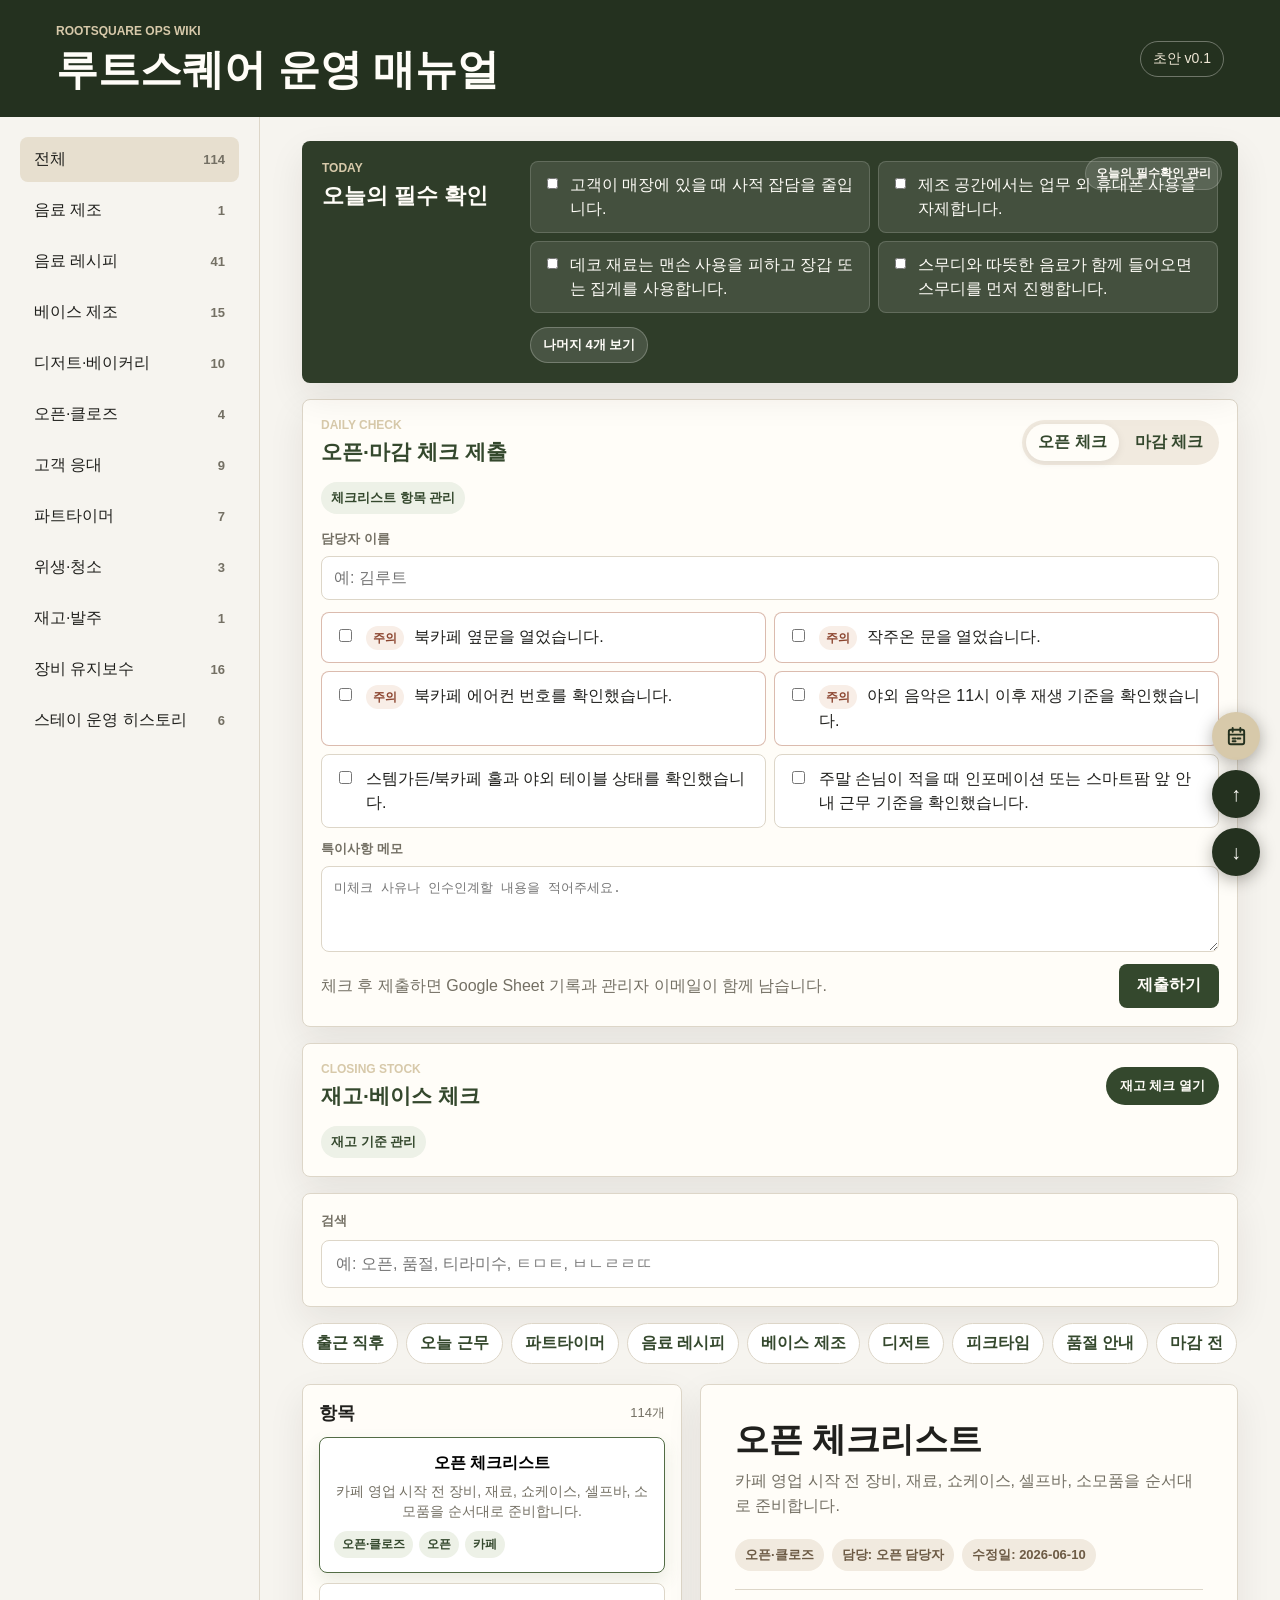
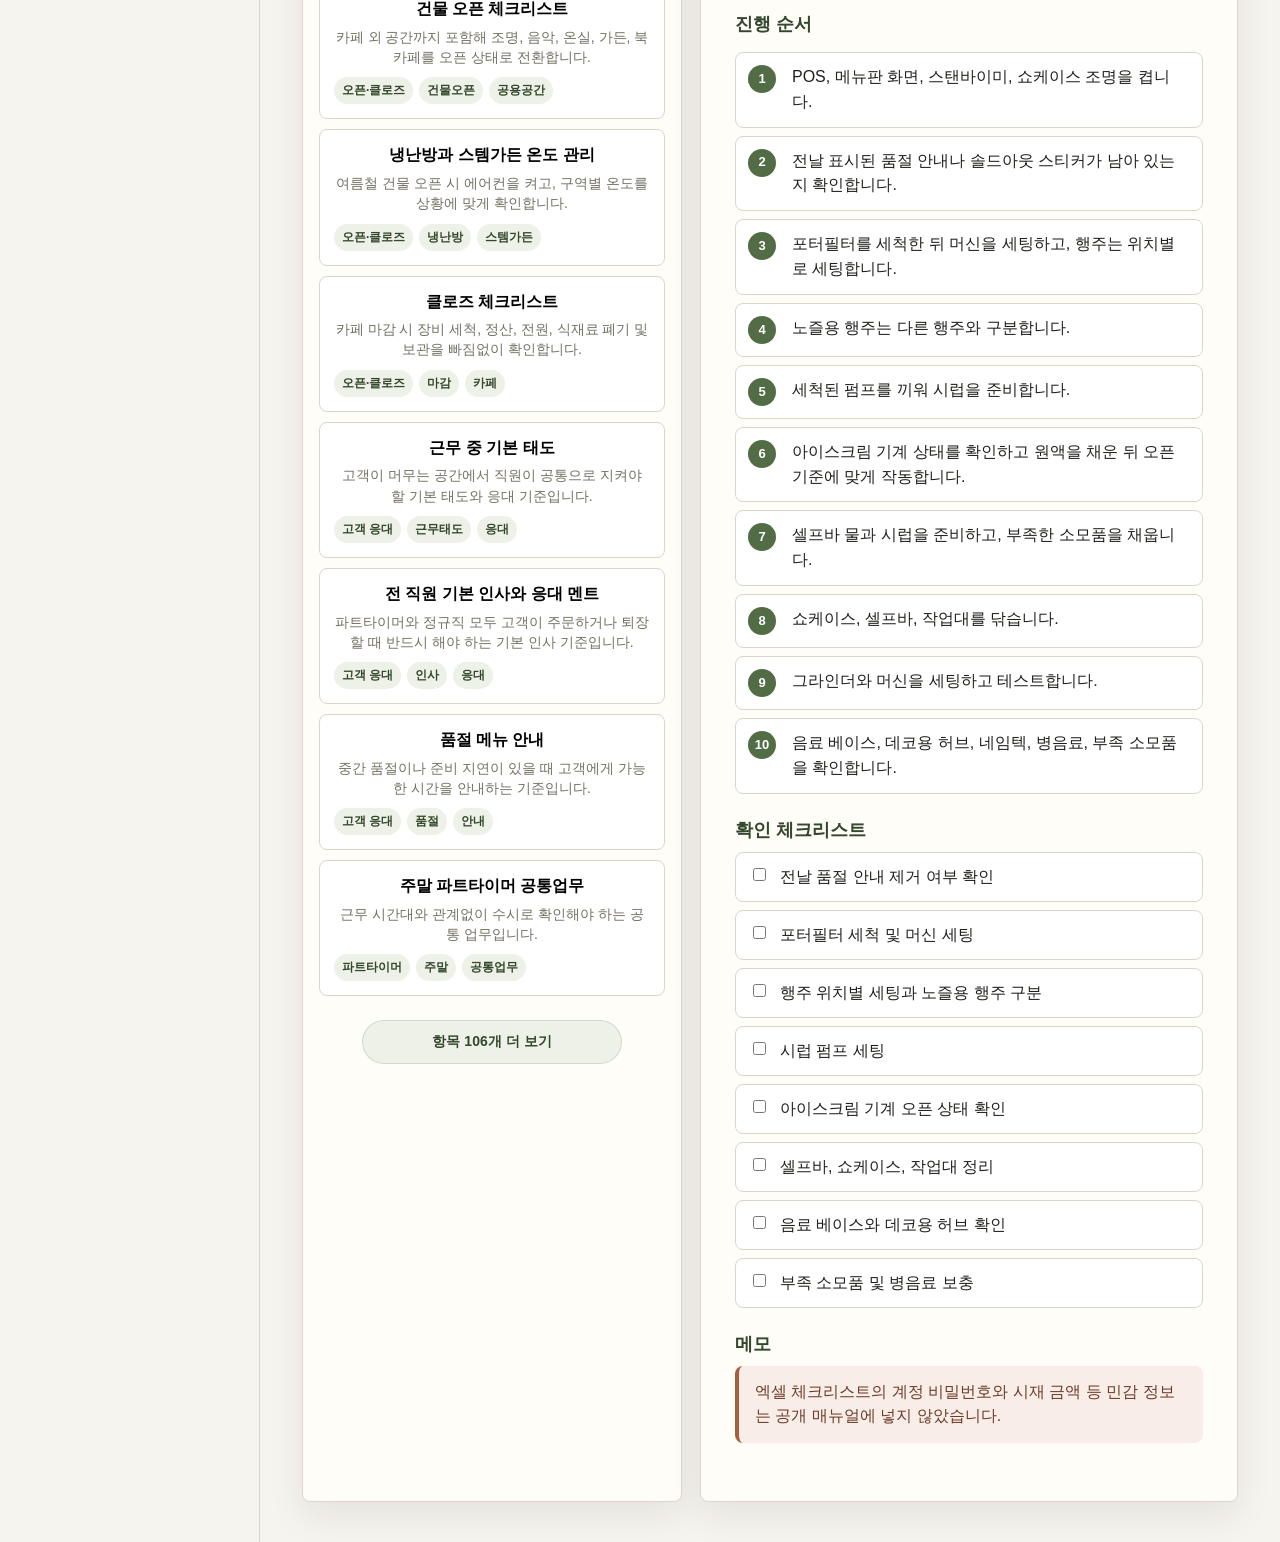
<file: index.html>
<!doctype html>
<html lang="ko">
<head>
  <meta charset="utf-8">
  <meta name="viewport" content="width=device-width, initial-scale=1">
  <title>루트스퀘어 운영 매뉴얼</title>
  <link rel="stylesheet" href="styles.css?v=20260711-article-list-collapse">
</head>
<body>
  <header class="topbar">
    <div>
      <p class="eyebrow">ROOTSQUARE OPS WIKI</p>
      <h1>루트스퀘어 운영 매뉴얼</h1>
    </div>
    <div class="status-pill">초안 v0.1</div>
  </header>

  <main class="app-shell">
    <aside class="sidebar" aria-label="매뉴얼 카테고리">
      <button class="category is-active" data-category="all">
        <span>전체</span>
        <strong id="count-all">0</strong>
      </button>
      <button class="category" data-category="drink">
        <span>음료 제조</span>
        <strong id="count-drink">0</strong>
      </button>
      <button class="category" data-category="drinkRecipe">
        <span>음료 레시피</span>
        <strong id="count-drinkRecipe">0</strong>
      </button>
      <button class="category" data-category="baseRecipe">
        <span>베이스 제조</span>
        <strong id="count-baseRecipe">0</strong>
      </button>
      <button class="category" data-category="dessertRecipe">
        <span>디저트·베이커리</span>
        <strong id="count-dessertRecipe">0</strong>
      </button>
      <button class="category" data-category="shift">
        <span>오픈·클로즈</span>
        <strong id="count-shift">0</strong>
      </button>
      <button class="category" data-category="service">
        <span>고객 응대</span>
        <strong id="count-service">0</strong>
      </button>
      <button class="category" data-category="parttimer">
        <span>파트타이머</span>
        <strong id="count-parttimer">0</strong>
      </button>
      <button class="category" data-category="clean">
        <span>위생·청소</span>
        <strong id="count-clean">0</strong>
      </button>
      <button class="category" data-category="stock">
        <span>재고·발주</span>
        <strong id="count-stock">0</strong>
      </button>
      <button class="category" data-category="equipment">
        <span>장비 유지보수</span>
        <strong id="count-equipment">0</strong>
      </button>
      <button class="category" data-category="stayHistory">
        <span>스테이 운영 히스토리</span>
        <strong id="count-stayHistory">0</strong>
      </button>
    </aside>

    <section class="workspace">
      <section class="notice-panel" aria-label="중요 공지">
        <div>
          <p class="notice-label">TODAY</p>
          <h2>오늘의 필수 확인</h2>
        </div>
        <div class="notice-content">
          <div class="must-checks" id="today-checks"></div>
          <div class="notice-groups" id="notice-groups"></div>
          <button class="notice-expand-toggle" id="notice-expand-toggle" type="button" aria-expanded="false">나머지 보기</button>
        </div>
        <a class="notice-manage-link" id="notice-manage-link" href="https://docs.google.com/spreadsheets/d/1PDUafhnQVo9Mour8NO37KApuAreHvZLYaLrZlh8gnuw/edit#gid=0" target="_blank" rel="noopener">오늘의 필수확인 관리</a>
      </section>

      <section class="daily-check-panel" aria-label="데일리 체크리스트 제출">
        <div class="daily-check-head">
          <div>
            <p class="notice-label">DAILY CHECK</p>
            <h2>오픈·마감 체크 제출</h2>
          </div>
          <div class="daily-check-tabs" role="tablist" aria-label="체크리스트 유형">
            <button type="button" class="is-active" data-daily-check-type="open">오픈 체크</button>
            <button type="button" data-daily-check-type="close">마감 체크</button>
          </div>
        </div>
        <a class="daily-manage-link" id="daily-manage-link" href="https://docs.google.com/spreadsheets/d/1PDUafhnQVo9Mour8NO37KApuAreHvZLYaLrZlh8gnuw/edit?gid=1897809790#gid=1897809790" target="_blank" rel="noopener">체크리스트 항목 관리</a>
        <form id="daily-check-form" class="daily-check-form">
          <label class="daily-name-field">
            <span>담당자 이름</span>
            <input id="daily-check-name" name="staffName" type="text" placeholder="예: 김루트" autocomplete="name" required>
          </label>
          <div class="daily-check-items" id="daily-check-items"></div>
          <label class="daily-note-field">
            <span>특이사항 메모</span>
            <textarea id="daily-check-note" name="note" rows="3" placeholder="미체크 사유나 인수인계할 내용을 적어주세요."></textarea>
          </label>
          <div class="daily-check-actions">
            <p id="daily-check-status" aria-live="polite">제출 기록은 Google Sheet와 관리자 이메일로 남길 예정입니다.</p>
            <button type="submit">제출하기</button>
          </div>
        </form>
      </section>

      <section class="inventory-check-panel" aria-label="마감 재고 체크">
        <div class="daily-check-head">
          <div>
            <p class="notice-label">CLOSING STOCK</p>
            <h2>재고·베이스 체크</h2>
          </div>
          <button class="inventory-collapse-toggle" id="inventory-collapse-toggle" type="button" aria-expanded="false" aria-controls="inventory-check-form">재고 체크 열기</button>
        </div>
        <a class="daily-manage-link" id="inventory-manage-link" href="https://docs.google.com/spreadsheets/d/1PDUafhnQVo9Mour8NO37KApuAreHvZLYaLrZlh8gnuw/edit#gid=0" target="_blank" rel="noopener">재고 기준 관리</a>
        <form id="inventory-check-form" class="inventory-check-form" hidden>
          <label class="daily-name-field">
            <span>담당자 이름</span>
            <input id="inventory-check-name" name="staffName" type="text" placeholder="예: 김루트" autocomplete="name" required>
          </label>
          <div class="inventory-items" id="inventory-check-items"></div>
          <label class="daily-note-field">
            <span>재고 특이사항</span>
            <textarea id="inventory-check-note" name="note" rows="3" placeholder="상태가 좋지 않은 재료, 내일 제조가 필요한 베이스 등을 적어주세요."></textarea>
          </label>
          <div class="daily-check-actions">
            <p id="inventory-check-status" aria-live="polite">기준 이하 품목은 제출 시 관리자 이메일에 표시됩니다.</p>
            <button type="submit">재고 제출</button>
          </div>
        </form>
      </section>

      <div class="search-panel">
        <label for="manual-search">검색</label>
        <input id="manual-search" type="search" placeholder="예: 오픈, 품절, 티라미수, ㅌㅁㅌ, ㅂㄴㄹㄹㄸ">
      </div>

      <section class="quick-links" aria-label="상황별 바로가기">
        <button data-shortcut="open">출근 직후</button>
        <button data-shortcut="schedule">오늘 근무</button>
        <button data-shortcut="parttimer">파트타이머</button>
        <button data-shortcut="drinkRecipe">음료 레시피</button>
        <button data-shortcut="baseRecipe">베이스 제조</button>
        <button data-shortcut="dessertRecipe">디저트</button>
        <button data-shortcut="rush">피크타임</button>
        <button data-shortcut="claim">품절 안내</button>
        <button data-shortcut="close">마감 전</button>
      </section>

      <div class="content-grid" id="manual-content">
        <section class="article-list" aria-label="매뉴얼 목록">
          <div class="section-heading">
            <h2>항목</h2>
            <span id="result-count">0개</span>
          </div>
          <div id="articles"></div>
        </section>

        <article class="article-detail" id="article-detail" aria-live="polite">
          <div class="empty-state">
            <h2>찾고 싶은 항목을 선택하세요</h2>
            <p>왼쪽 카테고리나 검색창으로 필요한 매뉴얼을 바로 찾을 수 있습니다.</p>
          </div>
        </article>
      </div>
    </section>
  </main>

  <div class="fab-group">
    <button class="fab fab-schedule" id="fab-schedule" type="button" aria-label="오늘 근무표" title="오늘 근무표">
      <svg viewBox="0 0 24 24" aria-hidden="true">
        <rect x="4" y="5" width="16" height="15" rx="2"></rect>
        <path d="M8 3v4M16 3v4M4 10h16"></path>
        <path d="M8 14h3M13 14h3M8 17h3"></path>
      </svg>
      <span class="fab-badge" id="schedule-change-badge" hidden>N</span>
    </button>
    <button class="fab" id="fab-top" type="button" aria-label="맨 위로" title="맨 위로">↑</button>
    <button class="fab" id="fab-items" type="button" aria-label="항목으로 이동" title="항목으로 이동">↓</button>
  </div>

  <script src="manual-data.js?v=20260820-gyogam-boiler-diagnosis"></script>
  <script src="recipe-data.js?v=20260610-recipes"></script>
  <script src="schedule-data.js?v=2026112708-auto-tabs"></script>
  <script>
    window.CHECKLIST_SUBMIT_URL = "https://script.google.com/macros/s/AKfycbwVgNBEpgcVsUT230nKVxXMLpXKrxpu5gNKyUnZw8DXwSdFreBXrr1tgUOb42yUjKTmJg/exec";
    window.CHECKLIST_MANAGE_URL = "https://docs.google.com/spreadsheets/d/1PDUafhnQVo9Mour8NO37KApuAreHvZLYaLrZlh8gnuw/edit?gid=1897809790#gid=1897809790";
    window.TODAY_NOTICE_MANAGE_URL = "https://docs.google.com/spreadsheets/d/1PDUafhnQVo9Mour8NO37KApuAreHvZLYaLrZlh8gnuw/edit#gid=0";
    window.INVENTORY_MANAGE_URL = "https://docs.google.com/spreadsheets/d/1PDUafhnQVo9Mour8NO37KApuAreHvZLYaLrZlh8gnuw/edit#gid=0";
  </script>
  <script src="app.js?v=20260901-abc-juice-inventory"></script>
</body>
</html>
</file>
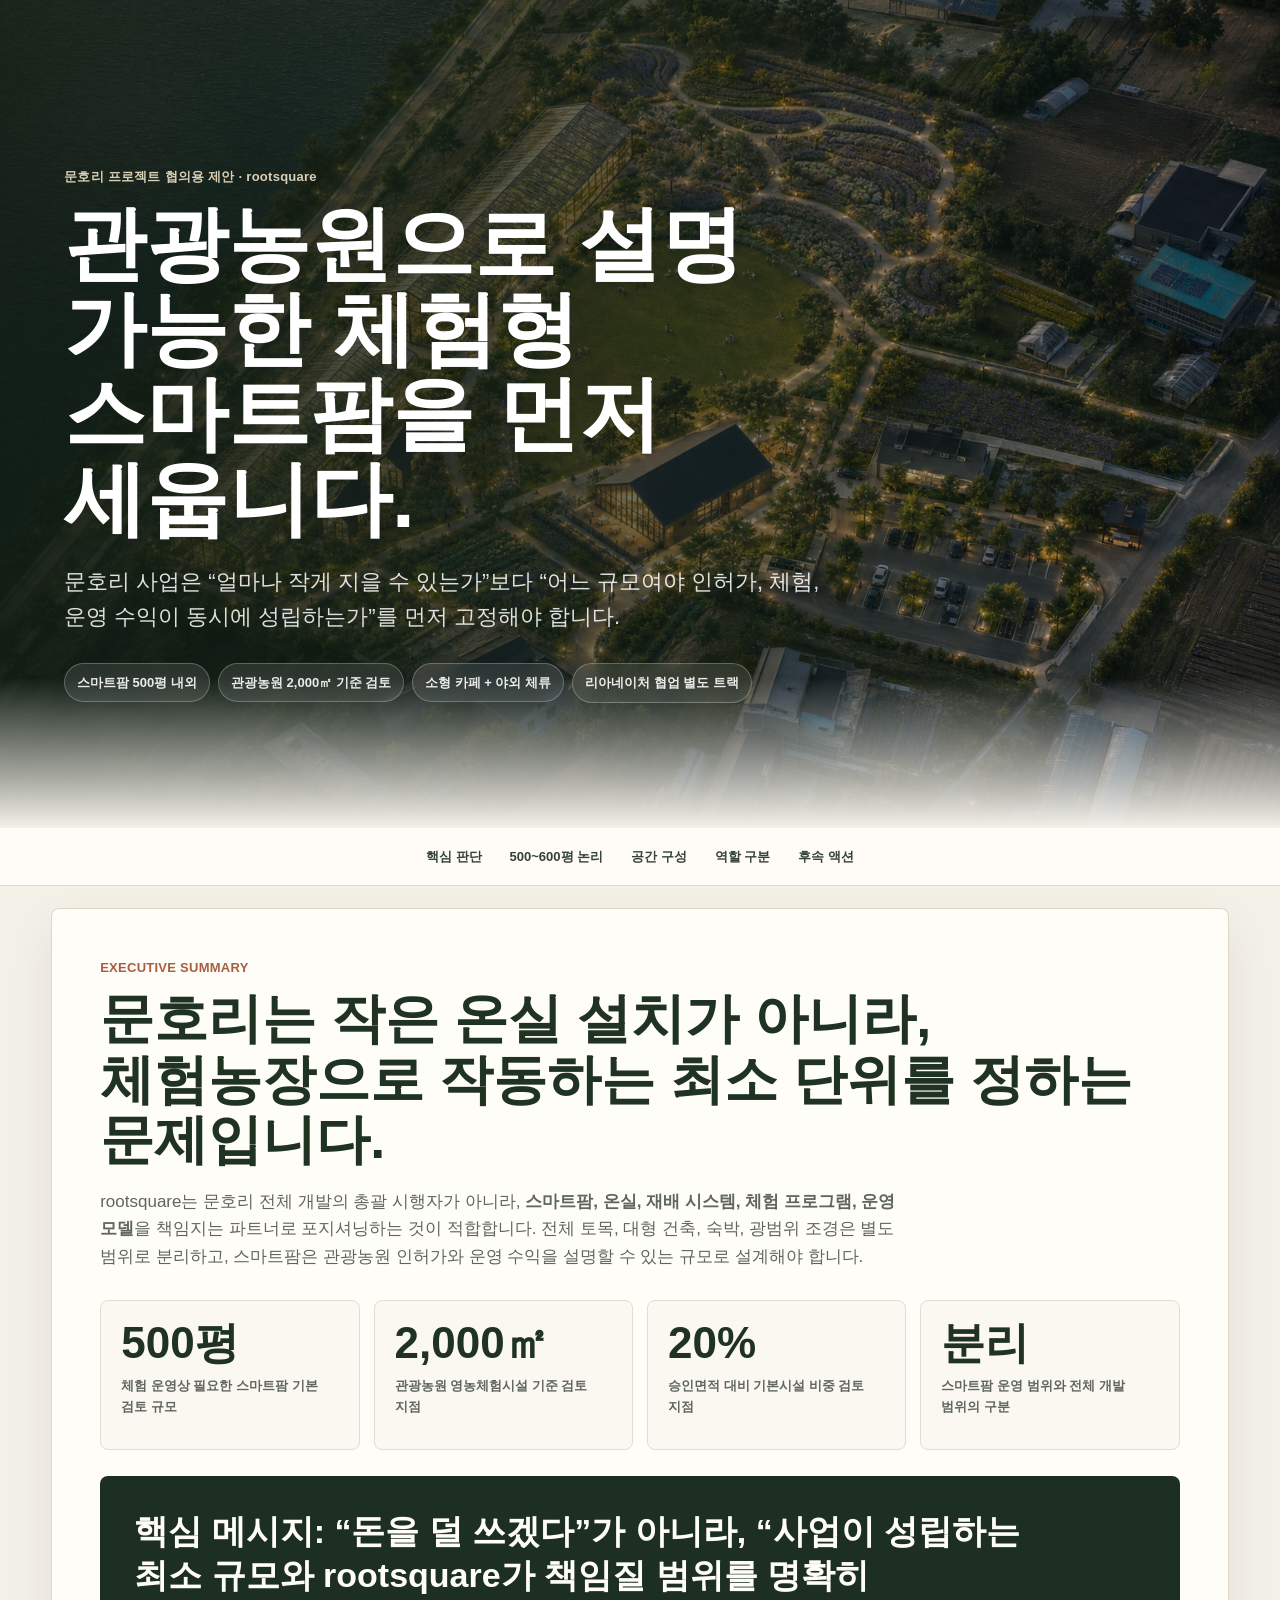
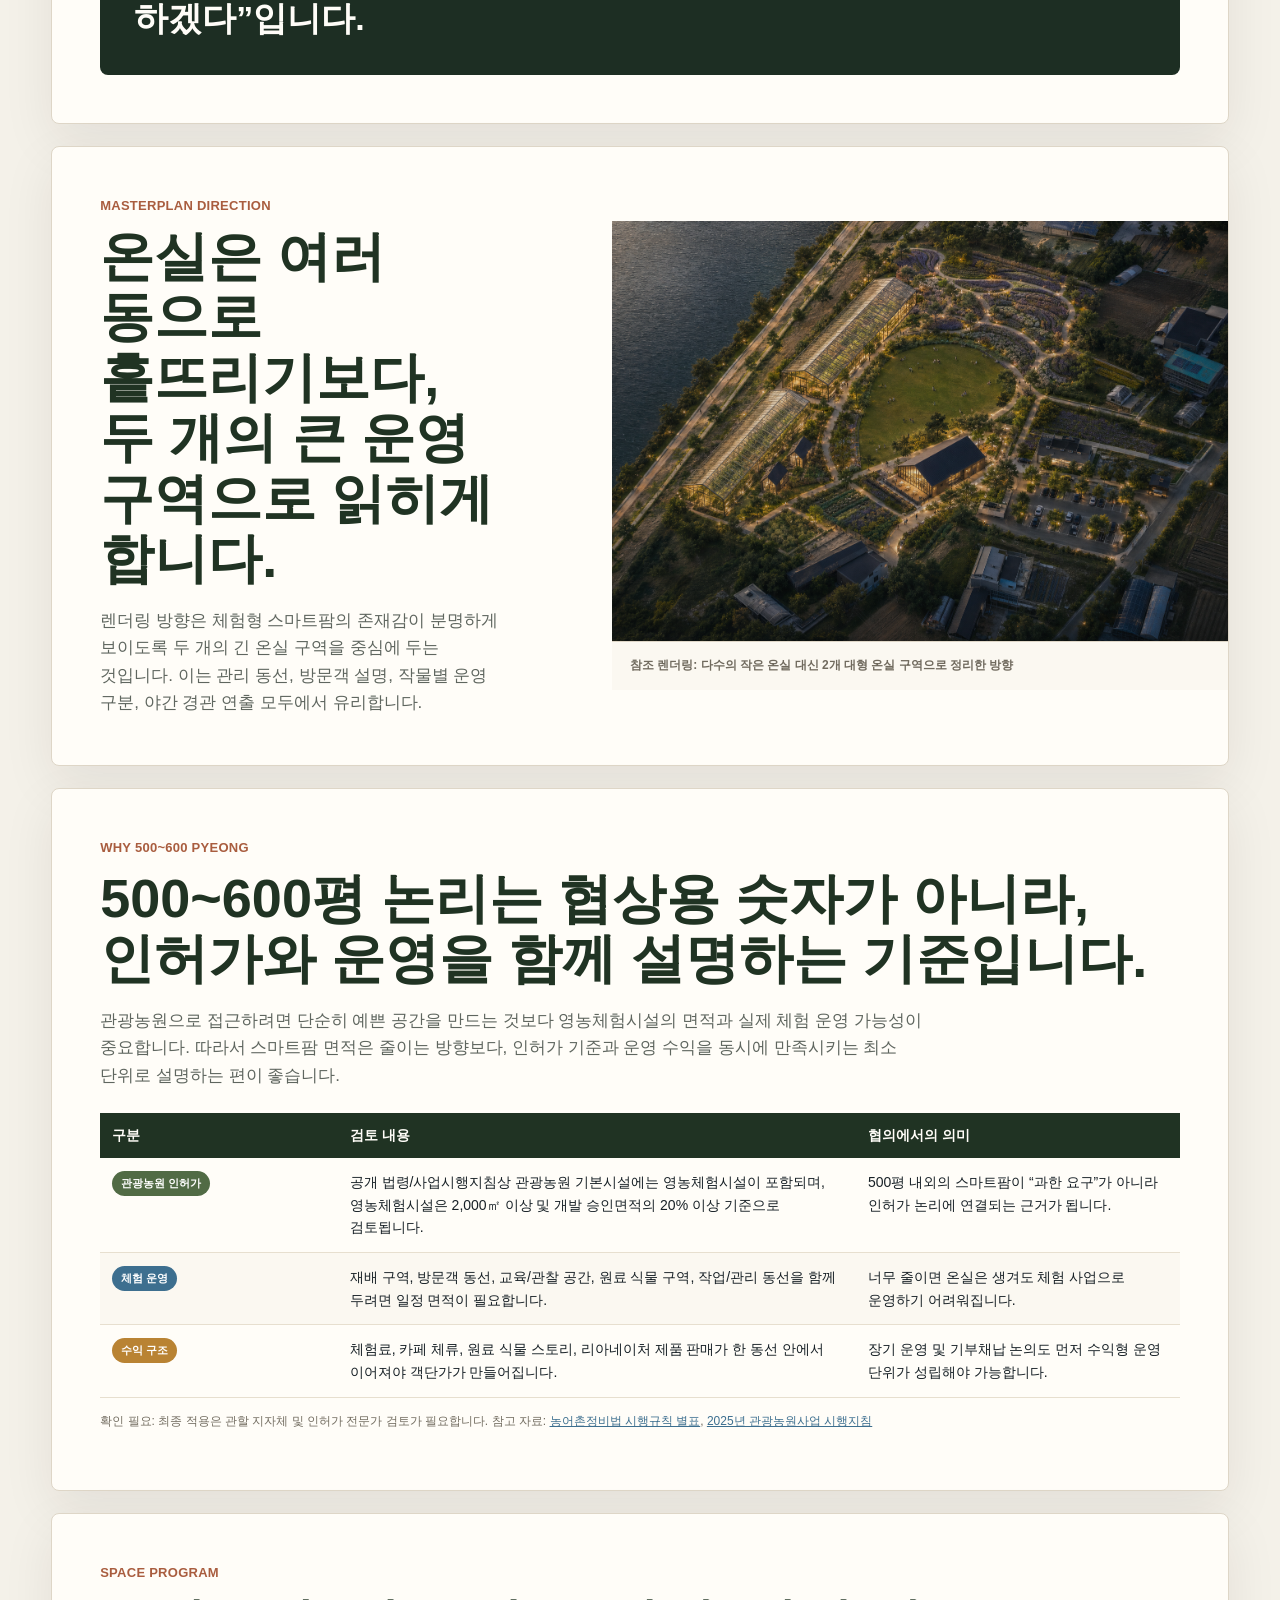
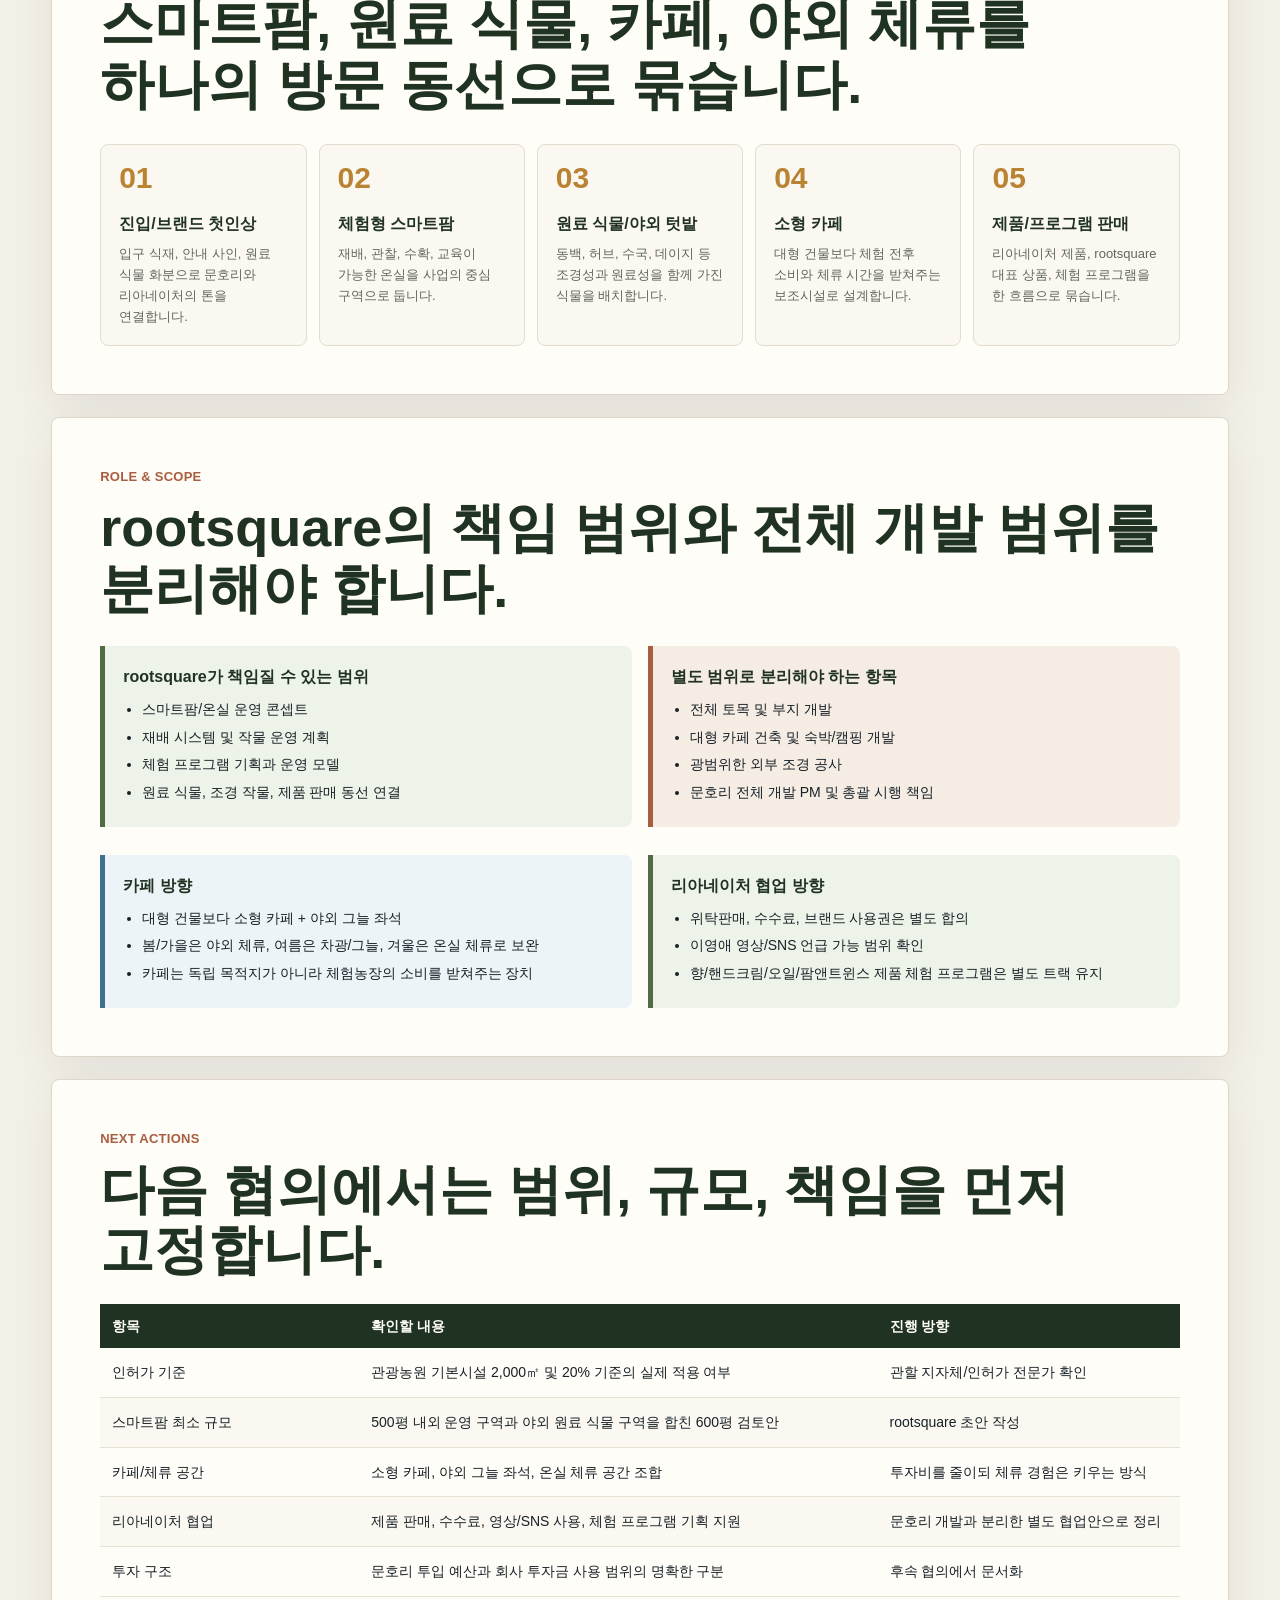
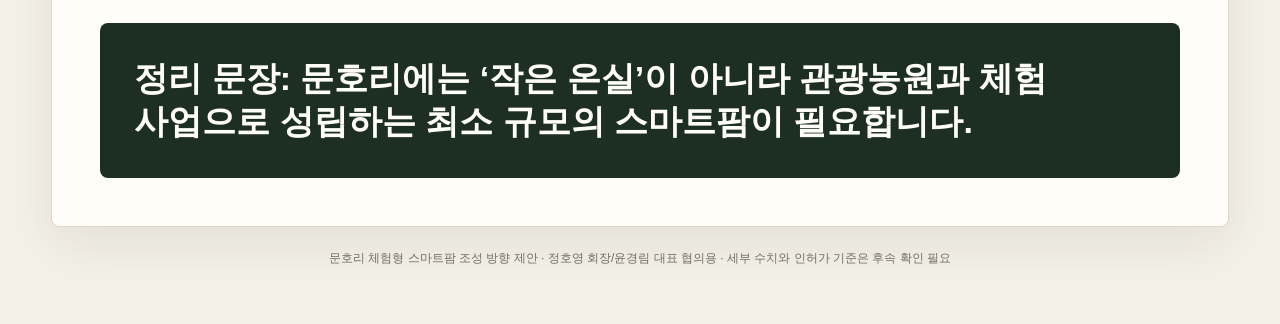
<file: briefs/munhori_smartfarm_proposal_for_jhy_ykl.html>
<!DOCTYPE html>
<html lang="ko">
<head>
<meta charset="UTF-8">
<meta name="viewport" content="width=device-width, initial-scale=1.0">
<title>문호리 체험형 스마트팜 조성 방향 제안</title>
<style>
  :root {
    --ink: #172026;
    --muted: #5f665f;
    --soft: #f4f1e9;
    --paper: #fffdf8;
    --line: #ded6c7;
    --green: #203323;
    --green-2: #516b45;
    --green-3: #edf3e8;
    --gold: #b98333;
    --clay: #a95d3f;
    --blue: #3d6f8f;
    --white: #ffffff;
  }

  * { box-sizing: border-box; }

  html { scroll-behavior: smooth; }

  body {
    margin: 0;
    background: var(--soft);
    color: var(--ink);
    font-family: -apple-system, BlinkMacSystemFont, "Apple SD Gothic Neo", "Noto Sans KR", "Malgun Gothic", sans-serif;
    line-height: 1.62;
    word-break: keep-all;
    overflow-wrap: break-word;
  }

  a { color: inherit; }

  .hero {
    min-height: 92vh;
    display: grid;
    align-items: end;
    position: relative;
    color: var(--white);
    background:
      linear-gradient(90deg, rgba(16, 29, 20, .92) 0%, rgba(16, 29, 20, .66) 42%, rgba(16, 29, 20, .16) 100%),
      url("assets/munhori_two_greenhouse_masterplan.png") center / cover no-repeat;
    padding: 52px clamp(22px, 5vw, 76px);
    overflow: hidden;
  }

  .hero::after {
    content: "";
    position: absolute;
    left: 0;
    right: 0;
    bottom: 0;
    height: 150px;
    background: linear-gradient(180deg, rgba(244,241,233,0), var(--soft));
    pointer-events: none;
  }

  .hero-inner {
    position: relative;
    z-index: 1;
    max-width: 1080px;
    padding-bottom: 74px;
  }

  .eyebrow {
    color: #d9cfb4;
    font-size: 13px;
    font-weight: 900;
    letter-spacing: .02em;
    margin-bottom: 14px;
  }

  h1 {
    max-width: 900px;
    margin: 0;
    font-size: clamp(40px, 7vw, 82px);
    line-height: 1.04;
    letter-spacing: 0;
  }

  .hero-copy {
    max-width: 760px;
    margin: 22px 0 0;
    color: rgba(255, 255, 255, .86);
    font-size: clamp(17px, 2vw, 22px);
  }

  .hero-tags {
    display: flex;
    flex-wrap: wrap;
    gap: 8px;
    margin-top: 28px;
  }

  .pill {
    display: inline-flex;
    align-items: center;
    min-height: 34px;
    padding: 8px 12px;
    border: 1px solid rgba(255,255,255,.24);
    border-radius: 999px;
    background: rgba(255,255,255,.10);
    color: rgba(255,255,255,.90);
    font-size: 13px;
    font-weight: 800;
    backdrop-filter: blur(8px);
  }

  nav {
    position: sticky;
    top: 0;
    z-index: 20;
    display: flex;
    justify-content: center;
    gap: 6px;
    padding: 10px 14px;
    border-bottom: 1px solid var(--line);
    background: rgba(255, 253, 248, .92);
    backdrop-filter: blur(12px);
    overflow-x: auto;
  }

  nav a {
    flex: 0 0 auto;
    padding: 8px 11px;
    color: #344238;
    text-decoration: none;
    font-size: 13px;
    font-weight: 900;
  }

  main { padding: 0 clamp(18px, 4vw, 56px) 56px; }

  .wrap {
    max-width: 1180px;
    margin: 0 auto;
  }

  .section {
    margin: 22px auto;
    padding: clamp(28px, 5vw, 48px);
    border: 1px solid var(--line);
    border-radius: 8px;
    background: var(--paper);
    box-shadow: 0 18px 52px rgba(35,31,24,.08);
  }

  .section.flush {
    padding: 0;
    overflow: hidden;
  }

  .kicker {
    margin: 0 0 10px;
    color: var(--clay);
    font-size: 13px;
    font-weight: 900;
    letter-spacing: .02em;
  }

  h2 {
    margin: 0;
    color: var(--green);
    font-size: clamp(30px, 4.5vw, 54px);
    line-height: 1.12;
    letter-spacing: 0;
  }

  .lead {
    max-width: 850px;
    margin: 18px 0 0;
    color: var(--muted);
    font-size: 17px;
  }

  .metrics {
    display: grid;
    grid-template-columns: repeat(4, minmax(0, 1fr));
    gap: 14px;
    margin-top: 30px;
  }

  .metric {
    min-height: 150px;
    padding: 20px;
    border: 1px solid #e4dccd;
    border-radius: 8px;
    background: #fbf8f1;
  }

  .metric strong {
    display: block;
    margin-bottom: 10px;
    color: var(--green);
    font-size: clamp(28px, 4vw, 44px);
    line-height: 1;
    white-space: nowrap;
  }

  .metric span {
    display: block;
    color: var(--muted);
    font-size: 13px;
    font-weight: 800;
  }

  .split {
    display: grid;
    grid-template-columns: minmax(0, .9fr) minmax(360px, 1.1fr);
    gap: clamp(24px, 5vw, 56px);
    align-items: center;
  }

  .visual {
    min-height: 420px;
    background:
      linear-gradient(180deg, rgba(22,32,27,.05), rgba(22,32,27,.20)),
      url("assets/munhori_two_greenhouse_masterplan.png") center / cover no-repeat;
  }

  .caption {
    padding: 14px 18px;
    border-top: 1px solid var(--line);
    color: #706a5e;
    font-size: 12px;
    font-weight: 800;
    background: #fbf8f1;
  }

  .rule-grid {
    display: grid;
    grid-template-columns: 1fr 1fr;
    gap: 16px;
    margin-top: 28px;
  }

  .note {
    padding: 18px;
    border-left: 5px solid var(--green-2);
    border-radius: 0 8px 8px 0;
    background: var(--green-3);
    font-size: 14px;
  }

  .note.clay {
    border-left-color: var(--clay);
    background: #f5ece4;
  }

  .note.blue {
    border-left-color: var(--blue);
    background: #edf4f7;
  }

  .note strong {
    display: block;
    margin-bottom: 8px;
    color: var(--green);
    font-size: 16px;
  }

  ul { margin: 0; padding-left: 19px; }
  li { margin: 5px 0; }

  table {
    width: 100%;
    margin-top: 24px;
    border-collapse: collapse;
    font-size: 14px;
  }

  th {
    padding: 11px 12px;
    background: var(--green);
    color: var(--paper);
    text-align: left;
    vertical-align: top;
  }

  td {
    padding: 13px 12px;
    border-bottom: 1px solid #e7dfcf;
    vertical-align: top;
  }

  tr:nth-child(even) td { background: #fbf8f1; }

  .tag {
    display: inline-flex;
    align-items: center;
    min-height: 25px;
    margin: 0 4px 5px 0;
    padding: 6px 9px;
    border-radius: 999px;
    background: var(--green-2);
    color: var(--white);
    font-size: 11px;
    font-weight: 900;
    line-height: 1;
  }

  .tag.blue { background: var(--blue); }
  .tag.gold { background: var(--gold); }
  .tag.clay { background: var(--clay); }

  .statement {
    margin-top: 26px;
    padding: clamp(22px, 4vw, 34px);
    border-radius: 8px;
    background: #1d2e23;
    color: var(--paper);
  }

  .statement p {
    max-width: 960px;
    margin: 0;
    font-size: clamp(20px, 3vw, 34px);
    font-weight: 900;
    line-height: 1.28;
  }

  .workflow {
    display: grid;
    grid-template-columns: repeat(5, minmax(0, 1fr));
    gap: 12px;
    margin-top: 30px;
  }

  .step {
    position: relative;
    min-height: 155px;
    padding: 18px;
    border: 1px solid #e4dccd;
    border-radius: 8px;
    background: #fbf8f1;
  }

  .step .num {
    margin-bottom: 18px;
    color: var(--gold);
    font-size: 30px;
    font-weight: 900;
    line-height: 1;
  }

  .step strong {
    display: block;
    margin-bottom: 6px;
    color: var(--green);
    font-size: 16px;
  }

  .step p {
    margin: 0;
    color: var(--muted);
    font-size: 13px;
  }

  .source {
    margin-top: 14px;
    color: #736d61;
    font-size: 12px;
    line-height: 1.55;
  }

  .source a { color: var(--blue); }

  .footer {
    max-width: 1180px;
    margin: 22px auto 0;
    color: #736d61;
    font-size: 12px;
    text-align: center;
  }

  @media (max-width: 940px) {
    .metrics { grid-template-columns: repeat(2, minmax(0, 1fr)); }
    .split, .rule-grid { grid-template-columns: 1fr; }
    .workflow { grid-template-columns: 1fr; }
    .visual { min-height: 320px; }
  }

  @media (max-width: 620px) {
    .hero { min-height: 84vh; padding: 38px 20px; }
    .hero-inner { padding-bottom: 52px; }
    main { padding-left: 14px; padding-right: 14px; }
    .section { padding: 24px 18px; }
    .section.flush { padding: 0; }
    .metrics { grid-template-columns: 1fr; }
    .metric { min-height: 122px; }
    table { font-size: 12px; }
    th, td { padding: 9px 8px; }
  }

  @media print {
    body { background: #fff; }
    nav { display: none; }
    .hero { min-height: auto; padding: 34px 28px; background: var(--green); }
    .hero::after { display: none; }
    .hero-inner { padding-bottom: 0; }
    main { padding: 16px 0; }
    .section { box-shadow: none; break-inside: avoid; margin: 14px auto; }
    .visual { min-height: 280px; }
    a { color: inherit; text-decoration: none; }
  }
</style>
</head>
<body>
  <header class="hero">
    <div class="hero-inner">
      <div class="eyebrow">문호리 프로젝트 협의용 제안 · rootsquare</div>
      <h1>관광농원으로 설명 가능한 체험형 스마트팜을 먼저 세웁니다.</h1>
      <p class="hero-copy">문호리 사업은 “얼마나 작게 지을 수 있는가”보다 “어느 규모여야 인허가, 체험, 운영 수익이 동시에 성립하는가”를 먼저 고정해야 합니다.</p>
      <div class="hero-tags">
        <span class="pill">스마트팜 500평 내외</span>
        <span class="pill">관광농원 2,000㎡ 기준 검토</span>
        <span class="pill">소형 카페 + 야외 체류</span>
        <span class="pill">리아네이처 협업 별도 트랙</span>
      </div>
    </div>
  </header>

  <nav>
    <a href="#summary">핵심 판단</a>
    <a href="#scale">500~600평 논리</a>
    <a href="#program">공간 구성</a>
    <a href="#role">역할 구분</a>
    <a href="#next">후속 액션</a>
  </nav>

  <main>
    <section id="summary" class="section wrap">
      <div class="kicker">EXECUTIVE SUMMARY</div>
      <h2>문호리는 작은 온실 설치가 아니라, 체험농장으로 작동하는 최소 단위를 정하는 문제입니다.</h2>
      <p class="lead">
        rootsquare는 문호리 전체 개발의 총괄 시행자가 아니라, <strong>스마트팜, 온실, 재배 시스템, 체험 프로그램, 운영 모델</strong>을 책임지는 파트너로 포지셔닝하는 것이 적합합니다. 전체 토목, 대형 건축, 숙박, 광범위 조경은 별도 범위로 분리하고, 스마트팜은 관광농원 인허가와 운영 수익을 설명할 수 있는 규모로 설계해야 합니다.
      </p>

      <div class="metrics">
        <div class="metric">
          <strong>500평</strong>
          <span>체험 운영상 필요한 스마트팜 기본 검토 규모</span>
        </div>
        <div class="metric">
          <strong>2,000㎡</strong>
          <span>관광농원 영농체험시설 기준 검토 지점</span>
        </div>
        <div class="metric">
          <strong>20%</strong>
          <span>승인면적 대비 기본시설 비중 검토 지점</span>
        </div>
        <div class="metric">
          <strong>분리</strong>
          <span>스마트팜 운영 범위와 전체 개발 범위의 구분</span>
        </div>
      </div>

      <div class="statement">
        <p>핵심 메시지: “돈을 덜 쓰겠다”가 아니라, “사업이 성립하는 최소 규모와 rootsquare가 책임질 범위를 명확히 하겠다”입니다.</p>
      </div>
    </section>

    <section class="section flush wrap">
      <div class="split">
        <div style="padding: clamp(28px, 5vw, 48px);">
          <div class="kicker">MASTERPLAN DIRECTION</div>
          <h2>온실은 여러 동으로 흩뜨리기보다, 두 개의 큰 운영 구역으로 읽히게 합니다.</h2>
          <p class="lead">
            렌더링 방향은 체험형 스마트팜의 존재감이 분명하게 보이도록 두 개의 긴 온실 구역을 중심에 두는 것입니다. 이는 관리 동선, 방문객 설명, 작물별 운영 구분, 야간 경관 연출 모두에서 유리합니다.
          </p>
        </div>
        <div>
          <div class="visual" aria-label="두 개의 대형 온실 구역으로 정리한 문호리 스마트팜 조감 렌더링"></div>
          <div class="caption">참조 렌더링: 다수의 작은 온실 대신 2개 대형 온실 구역으로 정리한 방향</div>
        </div>
      </div>
    </section>

    <section id="scale" class="section wrap">
      <div class="kicker">WHY 500~600 PYEONG</div>
      <h2>500~600평 논리는 협상용 숫자가 아니라, 인허가와 운영을 함께 설명하는 기준입니다.</h2>
      <p class="lead">
        관광농원으로 접근하려면 단순히 예쁜 공간을 만드는 것보다 영농체험시설의 면적과 실제 체험 운영 가능성이 중요합니다. 따라서 스마트팜 면적은 줄이는 방향보다, 인허가 기준과 운영 수익을 동시에 만족시키는 최소 단위로 설명하는 편이 좋습니다.
      </p>

      <table>
        <thead>
          <tr>
            <th style="width: 22%;">구분</th>
            <th>검토 내용</th>
            <th style="width: 30%;">협의에서의 의미</th>
          </tr>
        </thead>
        <tbody>
          <tr>
            <td><span class="tag">관광농원 인허가</span></td>
            <td>공개 법령/사업시행지침상 관광농원 기본시설에는 영농체험시설이 포함되며, 영농체험시설은 2,000㎡ 이상 및 개발 승인면적의 20% 이상 기준으로 검토됩니다.</td>
            <td>500평 내외의 스마트팜이 “과한 요구”가 아니라 인허가 논리에 연결되는 근거가 됩니다.</td>
          </tr>
          <tr>
            <td><span class="tag blue">체험 운영</span></td>
            <td>재배 구역, 방문객 동선, 교육/관찰 공간, 원료 식물 구역, 작업/관리 동선을 함께 두려면 일정 면적이 필요합니다.</td>
            <td>너무 줄이면 온실은 생겨도 체험 사업으로 운영하기 어려워집니다.</td>
          </tr>
          <tr>
            <td><span class="tag gold">수익 구조</span></td>
            <td>체험료, 카페 체류, 원료 식물 스토리, 리아네이처 제품 판매가 한 동선 안에서 이어져야 객단가가 만들어집니다.</td>
            <td>장기 운영 및 기부채납 논의도 먼저 수익형 운영 단위가 성립해야 가능합니다.</td>
          </tr>
        </tbody>
      </table>
      <p class="source">
        확인 필요: 최종 적용은 관할 지자체 및 인허가 전문가 검토가 필요합니다. 참고 자료:
        <a href="https://www.law.go.kr/LSW/lsBylInfoPLinkR.do?bylBrNo=00&bylCls=BF&bylNo=0077&lsNm=%EB%86%8D%EC%96%B4%EC%B4%8C%EC%A0%95%EB%B9%84%EB%B2%95+%EC%8B%9C%ED%96%89%EA%B7%9C%EC%B9%99">농어촌정비법 시행규칙 별표</a>,
        <a href="https://www.mafra.go.kr/bbs/home/795/590609/download.do">2025년 관광농원사업 시행지침</a>
      </p>
    </section>

    <section id="program" class="section wrap">
      <div class="kicker">SPACE PROGRAM</div>
      <h2>스마트팜, 원료 식물, 카페, 야외 체류를 하나의 방문 동선으로 묶습니다.</h2>
      <div class="workflow">
        <div class="step">
          <div class="num">01</div>
          <strong>진입/브랜드 첫인상</strong>
          <p>입구 식재, 안내 사인, 원료 식물 화분으로 문호리와 리아네이처의 톤을 연결합니다.</p>
        </div>
        <div class="step">
          <div class="num">02</div>
          <strong>체험형 스마트팜</strong>
          <p>재배, 관찰, 수확, 교육이 가능한 온실을 사업의 중심 구역으로 둡니다.</p>
        </div>
        <div class="step">
          <div class="num">03</div>
          <strong>원료 식물/야외 텃밭</strong>
          <p>동백, 허브, 수국, 데이지 등 조경성과 원료성을 함께 가진 식물을 배치합니다.</p>
        </div>
        <div class="step">
          <div class="num">04</div>
          <strong>소형 카페</strong>
          <p>대형 건물보다 체험 전후 소비와 체류 시간을 받쳐주는 보조시설로 설계합니다.</p>
        </div>
        <div class="step">
          <div class="num">05</div>
          <strong>제품/프로그램 판매</strong>
          <p>리아네이처 제품, rootsquare 대표 상품, 체험 프로그램을 한 흐름으로 묶습니다.</p>
        </div>
      </div>
    </section>

    <section id="role" class="section wrap">
      <div class="kicker">ROLE & SCOPE</div>
      <h2>rootsquare의 책임 범위와 전체 개발 범위를 분리해야 합니다.</h2>
      <div class="rule-grid">
        <div class="note">
          <strong>rootsquare가 책임질 수 있는 범위</strong>
          <ul>
            <li>스마트팜/온실 운영 콘셉트</li>
            <li>재배 시스템 및 작물 운영 계획</li>
            <li>체험 프로그램 기획과 운영 모델</li>
            <li>원료 식물, 조경 작물, 제품 판매 동선 연결</li>
          </ul>
        </div>
        <div class="note clay">
          <strong>별도 범위로 분리해야 하는 항목</strong>
          <ul>
            <li>전체 토목 및 부지 개발</li>
            <li>대형 카페 건축 및 숙박/캠핑 개발</li>
            <li>광범위한 외부 조경 공사</li>
            <li>문호리 전체 개발 PM 및 총괄 시행 책임</li>
          </ul>
        </div>
      </div>
      <div class="rule-grid">
        <div class="note blue">
          <strong>카페 방향</strong>
          <ul>
            <li>대형 건물보다 소형 카페 + 야외 그늘 좌석</li>
            <li>봄/가을은 야외 체류, 여름은 차광/그늘, 겨울은 온실 체류로 보완</li>
            <li>카페는 독립 목적지가 아니라 체험농장의 소비를 받쳐주는 장치</li>
          </ul>
        </div>
        <div class="note">
          <strong>리아네이처 협업 방향</strong>
          <ul>
            <li>위탁판매, 수수료, 브랜드 사용권은 별도 합의</li>
            <li>이영애 영상/SNS 언급 가능 범위 확인</li>
            <li>향/핸드크림/오일/팜앤트윈스 제품 체험 프로그램은 별도 트랙 유지</li>
          </ul>
        </div>
      </div>
    </section>

    <section id="next" class="section wrap">
      <div class="kicker">NEXT ACTIONS</div>
      <h2>다음 협의에서는 범위, 규모, 책임을 먼저 고정합니다.</h2>
      <table>
        <thead>
          <tr>
            <th style="width: 24%;">항목</th>
            <th>확인할 내용</th>
            <th style="width: 28%;">진행 방향</th>
          </tr>
        </thead>
        <tbody>
          <tr>
            <td>인허가 기준</td>
            <td>관광농원 기본시설 2,000㎡ 및 20% 기준의 실제 적용 여부</td>
            <td>관할 지자체/인허가 전문가 확인</td>
          </tr>
          <tr>
            <td>스마트팜 최소 규모</td>
            <td>500평 내외 운영 구역과 야외 원료 식물 구역을 합친 600평 검토안</td>
            <td>rootsquare 초안 작성</td>
          </tr>
          <tr>
            <td>카페/체류 공간</td>
            <td>소형 카페, 야외 그늘 좌석, 온실 체류 공간 조합</td>
            <td>투자비를 줄이되 체류 경험은 키우는 방식</td>
          </tr>
          <tr>
            <td>리아네이처 협업</td>
            <td>제품 판매, 수수료, 영상/SNS 사용, 체험 프로그램 기획 지원</td>
            <td>문호리 개발과 분리한 별도 협업안으로 정리</td>
          </tr>
          <tr>
            <td>투자 구조</td>
            <td>문호리 투입 예산과 회사 투자금 사용 범위의 명확한 구분</td>
            <td>후속 협의에서 문서화</td>
          </tr>
        </tbody>
      </table>
      <div class="statement">
        <p>정리 문장: 문호리에는 ‘작은 온실’이 아니라 관광농원과 체험 사업으로 성립하는 최소 규모의 스마트팜이 필요합니다.</p>
      </div>
    </section>

    <div class="footer">문호리 체험형 스마트팜 조성 방향 제안 · 정호영 회장/윤경림 대표 협의용 · 세부 수치와 인허가 기준은 후속 확인 필요</div>
  </main>
</body>
</html>
</file>
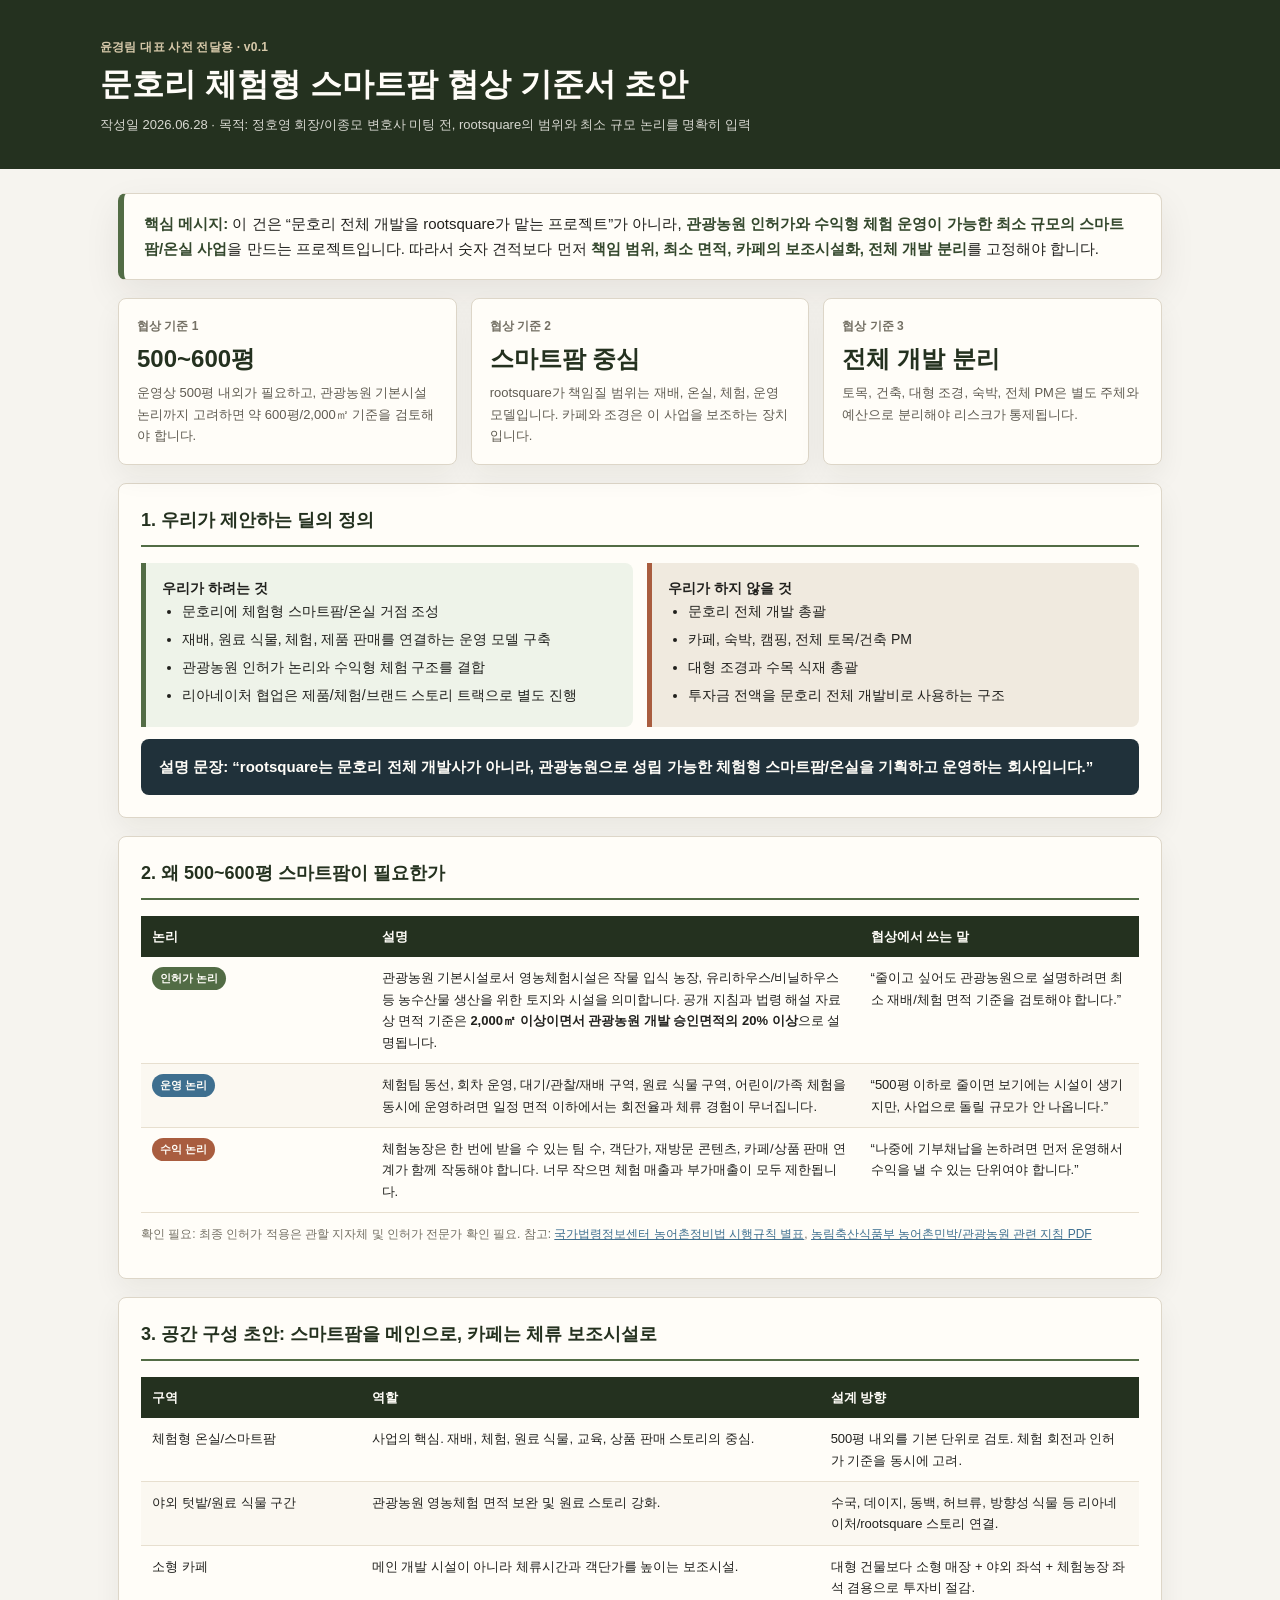
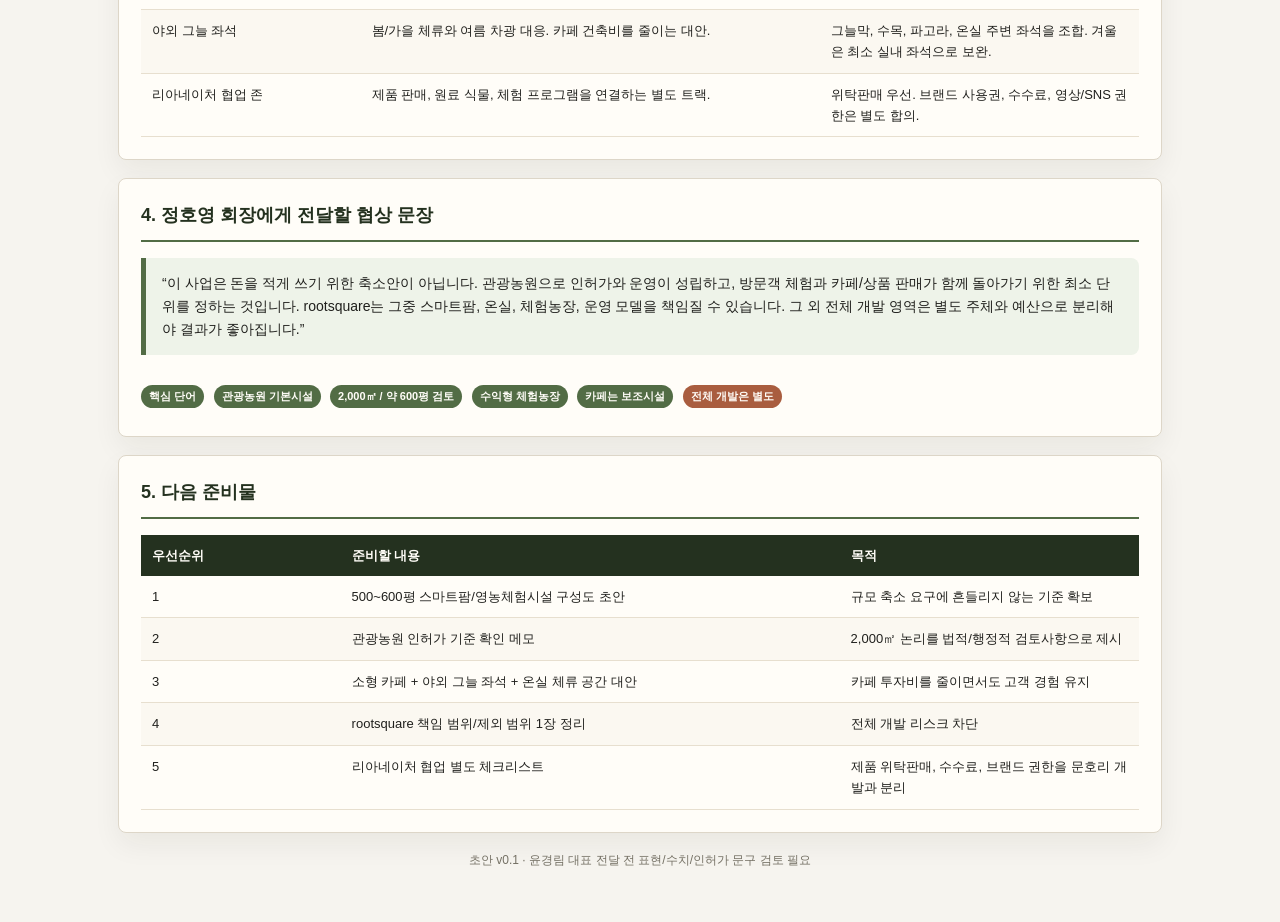
<file: briefs/munhori_smartfarm_strategy_brief.html>
<!DOCTYPE html>
<html lang="ko">
<head>
<meta charset="UTF-8">
<meta name="viewport" content="width=device-width, initial-scale=1.0">
<title>문호리 체험형 스마트팜 협상 기준서 초안</title>
<style>
  * { box-sizing: border-box; }
  body {
    margin: 0;
    background: #f6f4ef;
    color: #20201d;
    font-family: -apple-system, BlinkMacSystemFont, "Apple SD Gothic Neo", "Noto Sans KR", sans-serif;
    line-height: 1.65;
  }
  .hero {
    background: #24311f;
    color: #fffdf8;
    padding: 38px 28px 34px;
  }
  .hero-inner, .container { max-width: 1080px; margin: 0 auto; }
  .eyebrow {
    color: #d7c9aa;
    font-size: 12px;
    font-weight: 800;
    letter-spacing: .02em;
    margin-bottom: 8px;
  }
  h1 {
    font-size: 32px;
    line-height: 1.18;
    margin: 0 0 10px;
    letter-spacing: 0;
  }
  .meta {
    color: rgba(255, 253, 248, .82);
    font-size: 13px;
  }
  .container { padding: 24px 18px 52px; }
  .lede {
    background: #fffdf8;
    border: 1px solid #ddd6c8;
    border-left: 6px solid #526c45;
    border-radius: 8px;
    box-shadow: 0 14px 36px rgba(35,31,24,.08);
    margin-bottom: 18px;
    padding: 18px 20px;
    font-size: 15px;
  }
  .lede strong { color: #34482d; }
  .grid {
    display: grid;
    grid-template-columns: repeat(3, 1fr);
    gap: 14px;
    margin-bottom: 18px;
  }
  .card, .section {
    background: #fffdf8;
    border: 1px solid #ddd6c8;
    border-radius: 8px;
    box-shadow: 0 12px 28px rgba(35,31,24,.06);
  }
  .card { padding: 18px; min-height: 150px; }
  .card .label {
    color: #747064;
    font-size: 12px;
    font-weight: 800;
    margin-bottom: 8px;
  }
  .card .value {
    color: #24311f;
    font-size: 24px;
    font-weight: 900;
    line-height: 1.2;
    margin-bottom: 8px;
  }
  .card p { margin: 0; color: #5f5b51; font-size: 13px; }
  .section {
    margin-bottom: 18px;
    padding: 22px;
  }
  .section-title {
    border-bottom: 2px solid #526c45;
    color: #24311f;
    font-size: 18px;
    font-weight: 900;
    margin-bottom: 16px;
    padding-bottom: 9px;
  }
  .two-col {
    display: grid;
    grid-template-columns: 1fr 1fr;
    gap: 14px;
  }
  .callout {
    background: #f0eadf;
    border-left: 5px solid #a95d3f;
    border-radius: 0 8px 8px 0;
    padding: 14px 16px;
    font-size: 14px;
  }
  .callout.green {
    background: #eef3e9;
    border-left-color: #526c45;
  }
  table {
    width: 100%;
    border-collapse: collapse;
    font-size: 13px;
  }
  th {
    background: #24311f;
    color: #fffdf8;
    padding: 10px 11px;
    text-align: left;
    vertical-align: top;
  }
  td {
    border-bottom: 1px solid #e7dfcf;
    padding: 10px 11px;
    vertical-align: top;
  }
  tr:nth-child(even) td { background: #fbf8f1; }
  .tag {
    display: inline-block;
    background: #526c45;
    border-radius: 999px;
    color: #fffdf8;
    font-size: 11px;
    font-weight: 800;
    line-height: 1;
    margin: 0 5px 6px 0;
    padding: 6px 8px;
  }
  .tag.warn { background: #a95d3f; }
  .tag.blue { background: #3e6f8f; }
  ul { margin: 0; padding-left: 20px; }
  li { margin-bottom: 5px; }
  .phrase {
    background: #20313a;
    border-radius: 8px;
    color: #fffdf8;
    font-size: 15px;
    font-weight: 700;
    margin-top: 12px;
    padding: 16px 18px;
  }
  .source {
    color: #747064;
    font-size: 12px;
    line-height: 1.55;
  }
  .source a { color: #3e6f8f; }
  .print-note {
    color: #747064;
    font-size: 12px;
    margin-top: 18px;
    text-align: center;
  }
  @media (max-width: 860px) {
    .grid, .two-col { grid-template-columns: 1fr; }
    h1 { font-size: 26px; }
    .hero { padding: 30px 20px; }
  }
  @media print {
    body { background: #fff; }
    .hero { padding: 24px 22px; }
    .container { padding: 18px 0; }
    .card, .section, .lede { box-shadow: none; break-inside: avoid; }
    a { color: inherit; text-decoration: none; }
  }
</style>
</head>
<body>
  <header class="hero">
    <div class="hero-inner">
      <div class="eyebrow">윤경림 대표 사전 전달용 · v0.1</div>
      <h1>문호리 체험형 스마트팜 협상 기준서 초안</h1>
      <div class="meta">작성일 2026.06.28 · 목적: 정호영 회장/이종모 변호사 미팅 전, rootsquare의 범위와 최소 규모 논리를 명확히 입력</div>
    </div>
  </header>

  <main class="container">
    <section class="lede">
      <strong>핵심 메시지:</strong> 이 건은 “문호리 전체 개발을 rootsquare가 맡는 프로젝트”가 아니라,
      <strong>관광농원 인허가와 수익형 체험 운영이 가능한 최소 규모의 스마트팜/온실 사업</strong>을 만드는 프로젝트입니다.
      따라서 숫자 견적보다 먼저 <strong>책임 범위, 최소 면적, 카페의 보조시설화, 전체 개발 분리</strong>를 고정해야 합니다.
    </section>

    <section class="grid">
      <div class="card">
        <div class="label">협상 기준 1</div>
        <div class="value">500~600평</div>
        <p>운영상 500평 내외가 필요하고, 관광농원 기본시설 논리까지 고려하면 약 600평/2,000㎡ 기준을 검토해야 합니다.</p>
      </div>
      <div class="card">
        <div class="label">협상 기준 2</div>
        <div class="value">스마트팜 중심</div>
        <p>rootsquare가 책임질 범위는 재배, 온실, 체험, 운영 모델입니다. 카페와 조경은 이 사업을 보조하는 장치입니다.</p>
      </div>
      <div class="card">
        <div class="label">협상 기준 3</div>
        <div class="value">전체 개발 분리</div>
        <p>토목, 건축, 대형 조경, 숙박, 전체 PM은 별도 주체와 예산으로 분리해야 리스크가 통제됩니다.</p>
      </div>
    </section>

    <section class="section">
      <div class="section-title">1. 우리가 제안하는 딜의 정의</div>
      <div class="two-col">
        <div class="callout green">
          <strong>우리가 하려는 것</strong>
          <ul>
            <li>문호리에 체험형 스마트팜/온실 거점 조성</li>
            <li>재배, 원료 식물, 체험, 제품 판매를 연결하는 운영 모델 구축</li>
            <li>관광농원 인허가 논리와 수익형 체험 구조를 결합</li>
            <li>리아네이처 협업은 제품/체험/브랜드 스토리 트랙으로 별도 진행</li>
          </ul>
        </div>
        <div class="callout">
          <strong>우리가 하지 않을 것</strong>
          <ul>
            <li>문호리 전체 개발 총괄</li>
            <li>카페, 숙박, 캠핑, 전체 토목/건축 PM</li>
            <li>대형 조경과 수목 식재 총괄</li>
            <li>투자금 전액을 문호리 전체 개발비로 사용하는 구조</li>
          </ul>
        </div>
      </div>
      <div class="phrase">
        설명 문장: “rootsquare는 문호리 전체 개발사가 아니라, 관광농원으로 성립 가능한 체험형 스마트팜/온실을 기획하고 운영하는 회사입니다.”
      </div>
    </section>

    <section class="section">
      <div class="section-title">2. 왜 500~600평 스마트팜이 필요한가</div>
      <table>
        <thead>
          <tr>
            <th style="width: 23%;">논리</th>
            <th>설명</th>
            <th style="width: 28%;">협상에서 쓰는 말</th>
          </tr>
        </thead>
        <tbody>
          <tr>
            <td><span class="tag">인허가 논리</span></td>
            <td>관광농원 기본시설로서 영농체험시설은 작물 입식 농장, 유리하우스/비닐하우스 등 농수산물 생산을 위한 토지와 시설을 의미합니다. 공개 지침과 법령 해설 자료상 면적 기준은 <strong>2,000㎡ 이상이면서 관광농원 개발 승인면적의 20% 이상</strong>으로 설명됩니다.</td>
            <td>“줄이고 싶어도 관광농원으로 설명하려면 최소 재배/체험 면적 기준을 검토해야 합니다.”</td>
          </tr>
          <tr>
            <td><span class="tag blue">운영 논리</span></td>
            <td>체험팀 동선, 회차 운영, 대기/관찰/재배 구역, 원료 식물 구역, 어린이/가족 체험을 동시에 운영하려면 일정 면적 이하에서는 회전율과 체류 경험이 무너집니다.</td>
            <td>“500평 이하로 줄이면 보기에는 시설이 생기지만, 사업으로 돌릴 규모가 안 나옵니다.”</td>
          </tr>
          <tr>
            <td><span class="tag warn">수익 논리</span></td>
            <td>체험농장은 한 번에 받을 수 있는 팀 수, 객단가, 재방문 콘텐츠, 카페/상품 판매 연계가 함께 작동해야 합니다. 너무 작으면 체험 매출과 부가매출이 모두 제한됩니다.</td>
            <td>“나중에 기부채납을 논하려면 먼저 운영해서 수익을 낼 수 있는 단위여야 합니다.”</td>
          </tr>
        </tbody>
      </table>
      <p class="source">확인 필요: 최종 인허가 적용은 관할 지자체 및 인허가 전문가 확인 필요. 참고: <a href="https://www.law.go.kr/LSW/lsBylInfoPLinkR.do?bylBrNo=00&bylCls=BF&bylNo=0077&lsNm=%EB%86%8D%EC%96%B4%EC%B4%8C%EC%A0%95%EB%B9%84%EB%B2%95+%EC%8B%9C%ED%96%89%EA%B7%9C%EC%B9%99">국가법령정보센터 농어촌정비법 시행규칙 별표</a>, <a href="https://www.mafra.go.kr/bbs/home/795/579589/download.do">농림축산식품부 농어촌민박/관광농원 관련 지침 PDF</a></p>
    </section>

    <section class="section">
      <div class="section-title">3. 공간 구성 초안: 스마트팜을 메인으로, 카페는 체류 보조시설로</div>
      <table>
        <thead>
          <tr>
            <th style="width: 22%;">구역</th>
            <th>역할</th>
            <th style="width: 32%;">설계 방향</th>
          </tr>
        </thead>
        <tbody>
          <tr>
            <td>체험형 온실/스마트팜</td>
            <td>사업의 핵심. 재배, 체험, 원료 식물, 교육, 상품 판매 스토리의 중심.</td>
            <td>500평 내외를 기본 단위로 검토. 체험 회전과 인허가 기준을 동시에 고려.</td>
          </tr>
          <tr>
            <td>야외 텃밭/원료 식물 구간</td>
            <td>관광농원 영농체험 면적 보완 및 원료 스토리 강화.</td>
            <td>수국, 데이지, 동백, 허브류, 방향성 식물 등 리아네이처/rootsquare 스토리 연결.</td>
          </tr>
          <tr>
            <td>소형 카페</td>
            <td>메인 개발 시설이 아니라 체류시간과 객단가를 높이는 보조시설.</td>
            <td>대형 건물보다 소형 매장 + 야외 좌석 + 체험농장 좌석 겸용으로 투자비 절감.</td>
          </tr>
          <tr>
            <td>야외 그늘 좌석</td>
            <td>봄/가을 체류와 여름 차광 대응. 카페 건축비를 줄이는 대안.</td>
            <td>그늘막, 수목, 파고라, 온실 주변 좌석을 조합. 겨울은 최소 실내 좌석으로 보완.</td>
          </tr>
          <tr>
            <td>리아네이처 협업 존</td>
            <td>제품 판매, 원료 식물, 체험 프로그램을 연결하는 별도 트랙.</td>
            <td>위탁판매 우선. 브랜드 사용권, 수수료, 영상/SNS 권한은 별도 합의.</td>
          </tr>
        </tbody>
      </table>
    </section>

    <section class="section">
      <div class="section-title">4. 정호영 회장에게 전달할 협상 문장</div>
      <div class="callout green">
        “이 사업은 돈을 적게 쓰기 위한 축소안이 아닙니다. 관광농원으로 인허가와 운영이 성립하고, 방문객 체험과 카페/상품 판매가 함께 돌아가기 위한 최소 단위를 정하는 것입니다. rootsquare는 그중 스마트팜, 온실, 체험농장, 운영 모델을 책임질 수 있습니다. 그 외 전체 개발 영역은 별도 주체와 예산으로 분리해야 결과가 좋아집니다.”
      </div>
      <br>
      <div>
        <span class="tag">핵심 단어</span>
        <span class="tag">관광농원 기본시설</span>
        <span class="tag">2,000㎡ / 약 600평 검토</span>
        <span class="tag">수익형 체험농장</span>
        <span class="tag">카페는 보조시설</span>
        <span class="tag warn">전체 개발은 별도</span>
      </div>
    </section>

    <section class="section">
      <div class="section-title">5. 다음 준비물</div>
      <table>
        <thead>
          <tr>
            <th style="width: 20%;">우선순위</th>
            <th>준비할 내용</th>
            <th style="width: 30%;">목적</th>
          </tr>
        </thead>
        <tbody>
          <tr>
            <td>1</td>
            <td>500~600평 스마트팜/영농체험시설 구성도 초안</td>
            <td>규모 축소 요구에 흔들리지 않는 기준 확보</td>
          </tr>
          <tr>
            <td>2</td>
            <td>관광농원 인허가 기준 확인 메모</td>
            <td>2,000㎡ 논리를 법적/행정적 검토사항으로 제시</td>
          </tr>
          <tr>
            <td>3</td>
            <td>소형 카페 + 야외 그늘 좌석 + 온실 체류 공간 대안</td>
            <td>카페 투자비를 줄이면서도 고객 경험 유지</td>
          </tr>
          <tr>
            <td>4</td>
            <td>rootsquare 책임 범위/제외 범위 1장 정리</td>
            <td>전체 개발 리스크 차단</td>
          </tr>
          <tr>
            <td>5</td>
            <td>리아네이처 협업 별도 체크리스트</td>
            <td>제품 위탁판매, 수수료, 브랜드 권한을 문호리 개발과 분리</td>
          </tr>
        </tbody>
      </table>
    </section>

    <div class="print-note">초안 v0.1 · 윤경림 대표 전달 전 표현/수치/인허가 문구 검토 필요</div>
  </main>
</body>
</html>
</file>
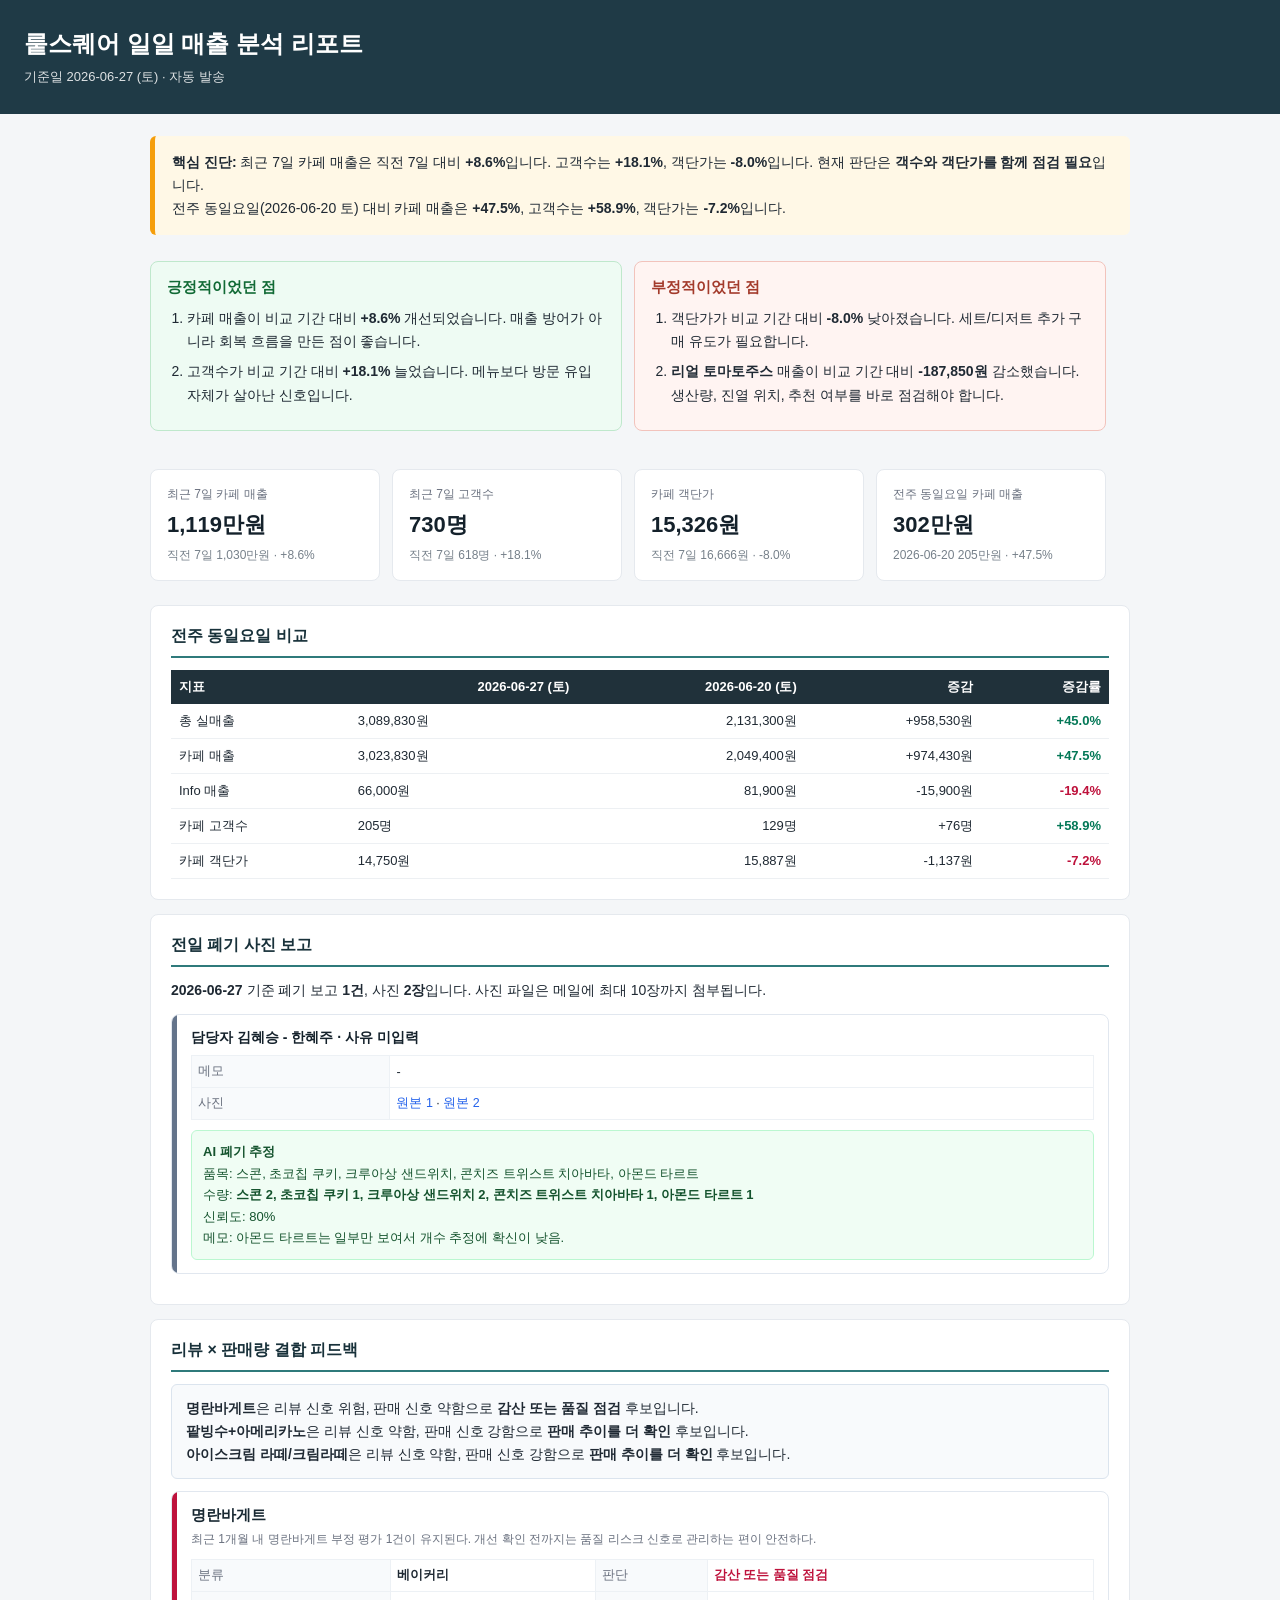
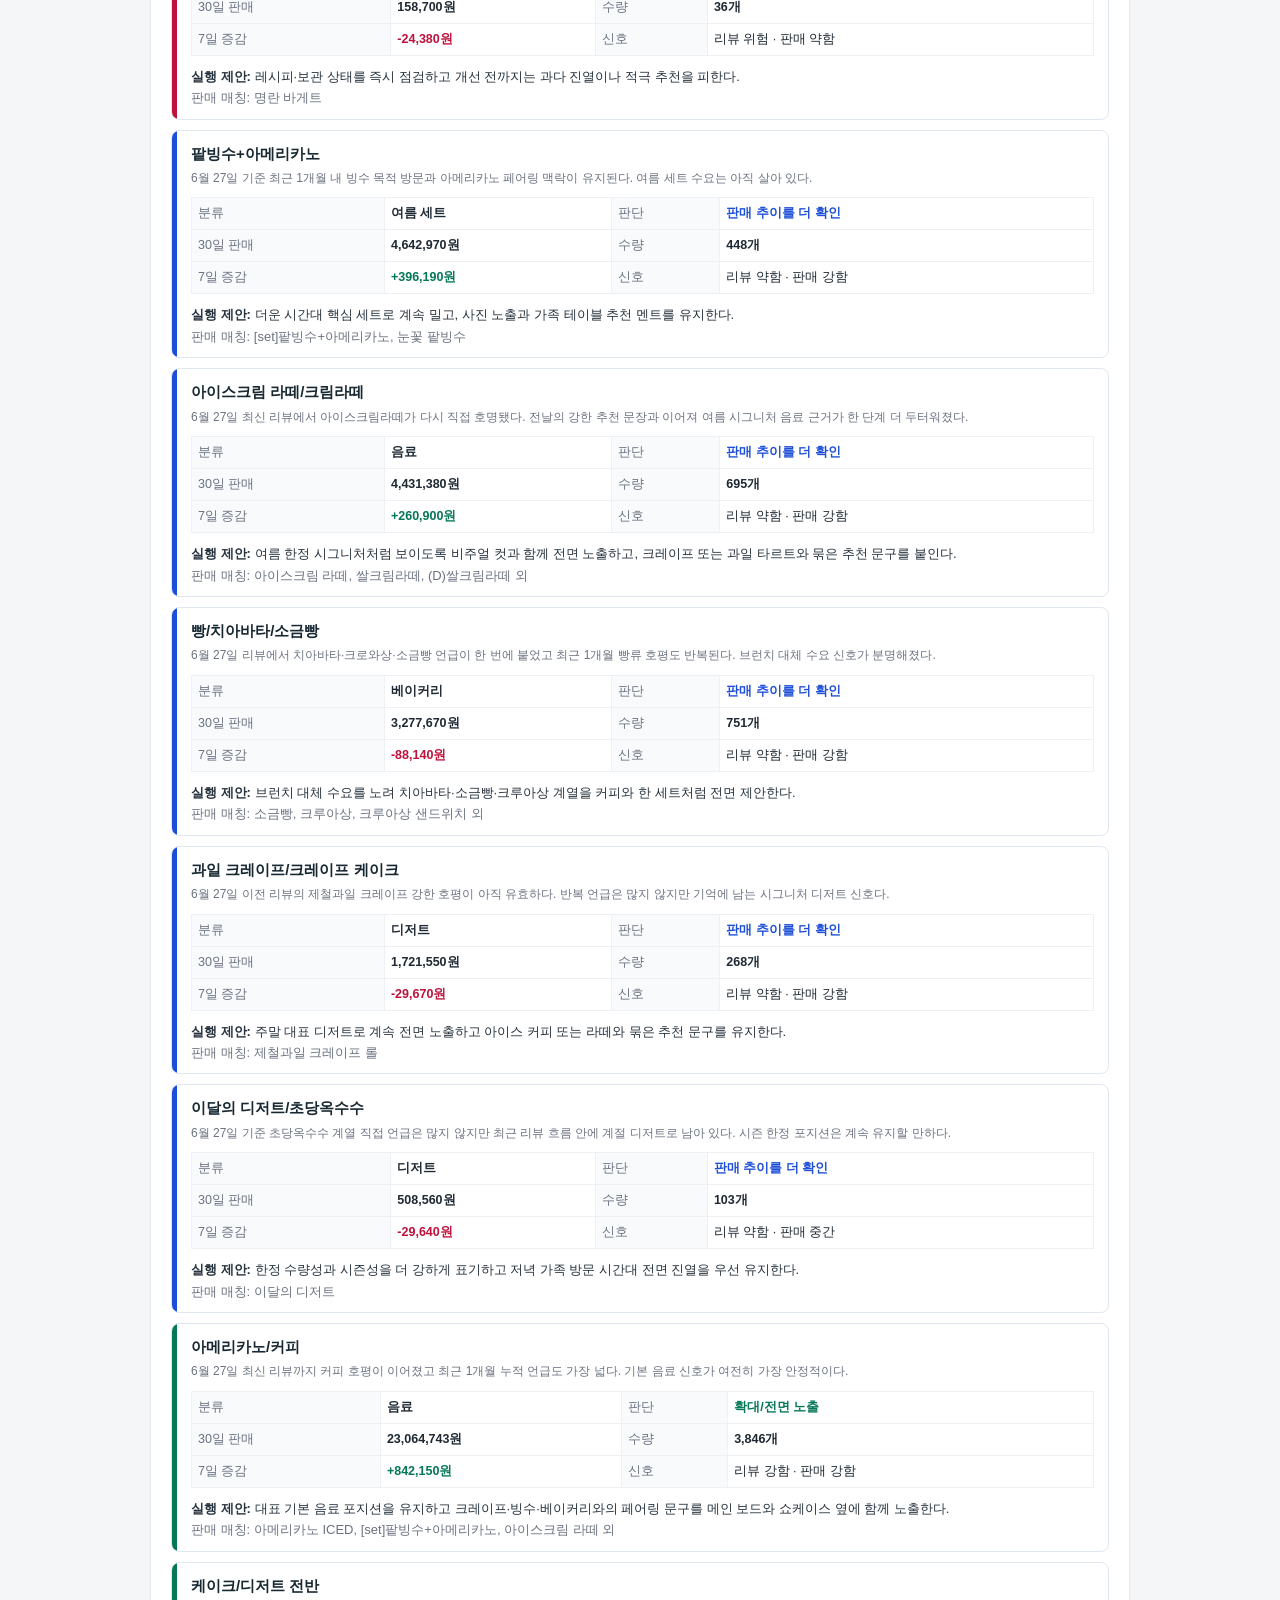
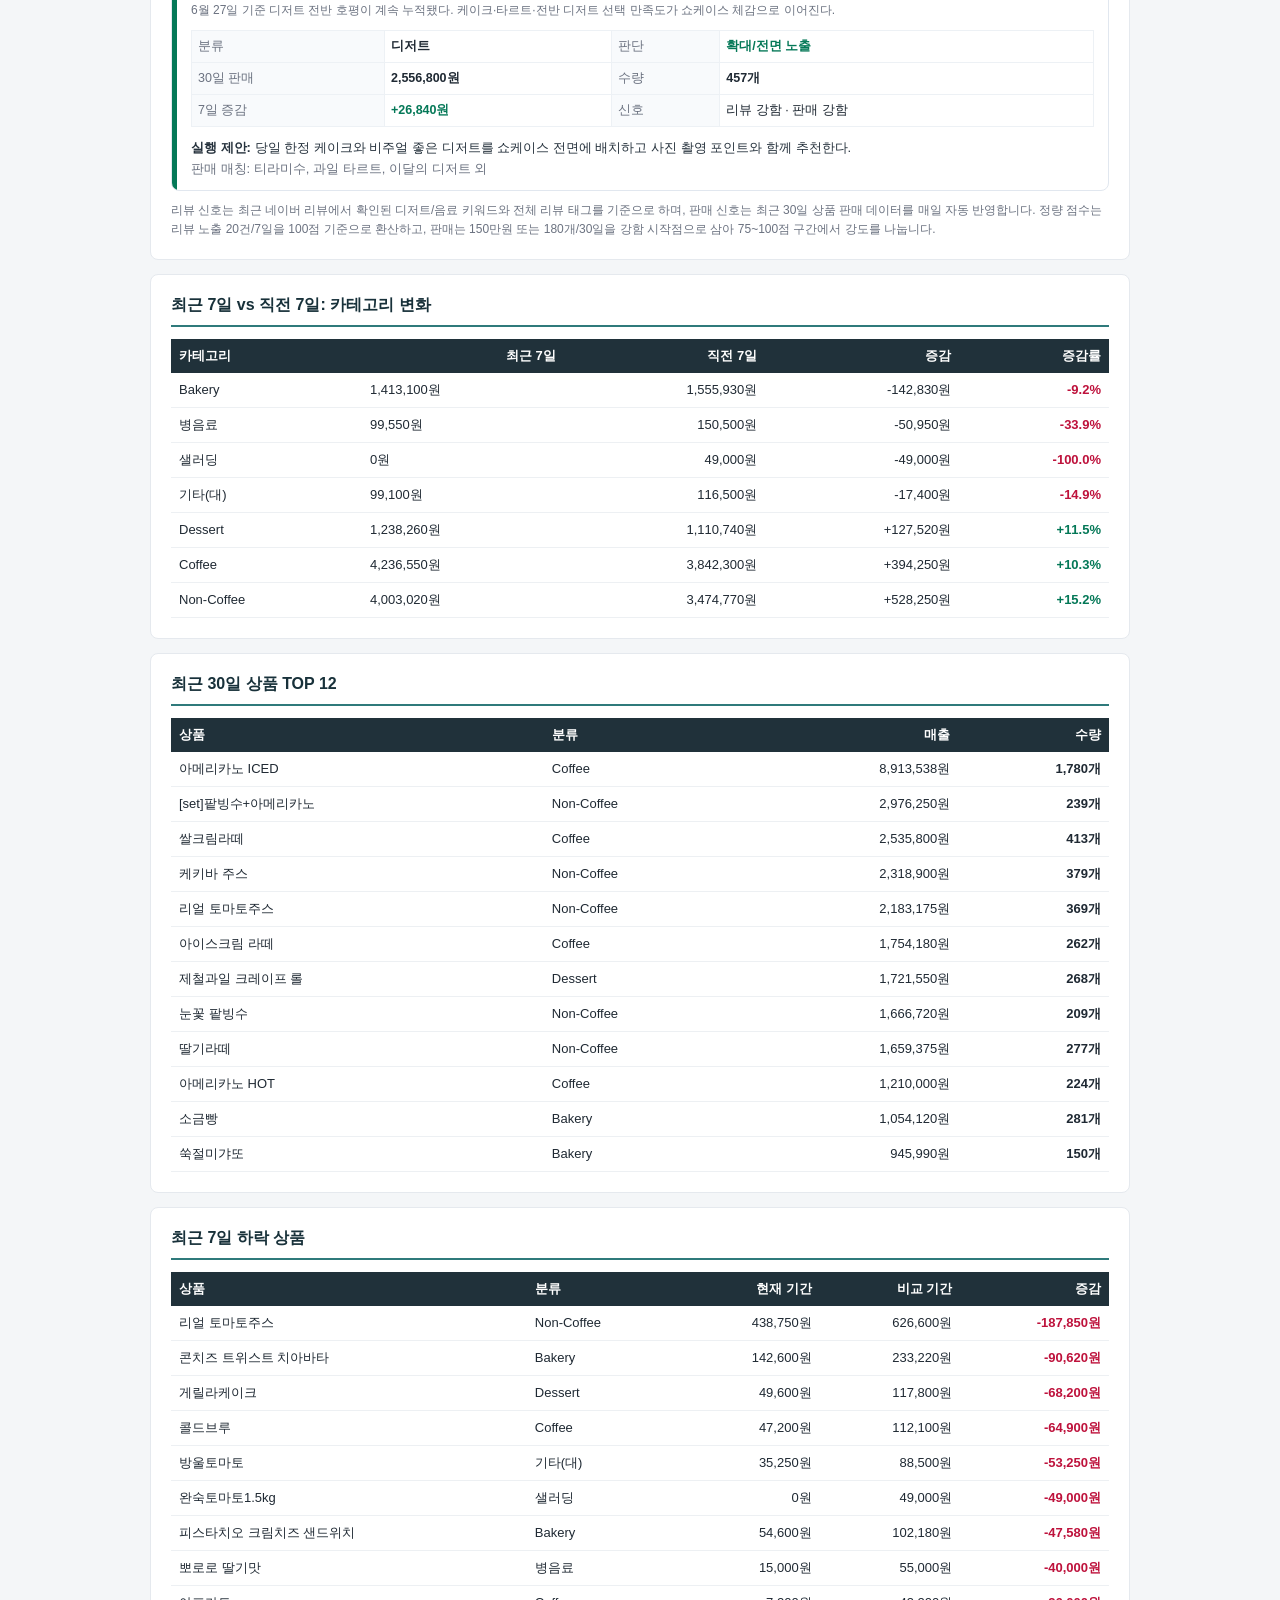
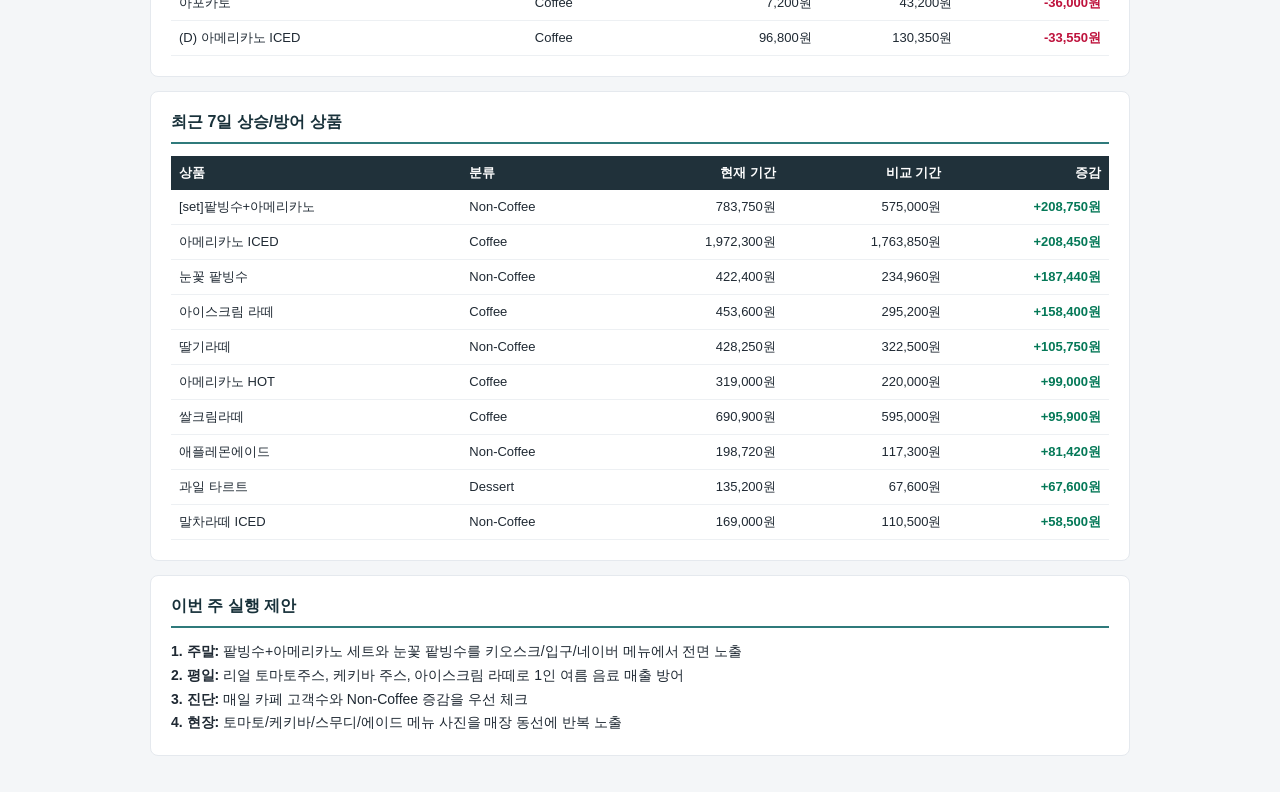
<file: reports/daily_sales_email_body_20260627.html>
<!DOCTYPE html>
  <html lang="ko">
  <body style="margin:0;background:#f4f6f8;font-family:Apple SD Gothic Neo,Noto Sans KR,Arial,sans-serif;color:#1f2933;">
    <div style="background:#1f3a46;color:#fff;padding:28px 24px;">
      <h1 style="margin:0 0 8px;font-size:24px;">뤁스퀘어 일일 매출 분석 리포트</h1>
      <div style="font-size:13px;opacity:.85;">기준일 2026-06-27 (토) · 자동 발송</div>
    </div>
    <div style="padding:22px;max-width:980px;margin:0 auto;">
      <div style="background:#fff8e6;border-left:5px solid #f59e0b;padding:15px 17px;border-radius:6px;margin-bottom:14px;line-height:1.65;font-size:14px;"><b>핵심 진단:</b> 최근 7일 카페 매출은 직전 7일 대비 <b>+8.6%</b>입니다. 고객수는 <b>+18.1%</b>, 객단가는 <b>-8.0%</b>입니다. 현재 판단은 <b>객수와 객단가를 함께 점검 필요</b>입니다.<br>전주 동일요일(2026-06-20 토) 대비 카페 매출은 <b>+47.5%</b>, 고객수는 <b>+58.9%</b>, 객단가는 <b>-7.2%</b>입니다.</div>
      <table style="width:100%;border-spacing:12px;margin:0 -12px 14px;">
    <tr>
      <td style="background:#eefbf3;border:1px solid #bfe8cc;border-radius:8px;padding:16px;vertical-align:top;width:50%;">
        <div style="font-size:15px;font-weight:800;color:#116a35;margin-bottom:10px;">긍정적이었던 점</div>
        <ol style="margin:0;padding-left:20px;line-height:1.65;font-size:14px;">
    <li style="margin-bottom:7px;">카페 매출이 비교 기간 대비 <b>+8.6%</b> 개선되었습니다. 매출 방어가 아니라 회복 흐름을 만든 점이 좋습니다.</li><li style="margin-bottom:7px;">고객수가 비교 기간 대비 <b>+18.1%</b> 늘었습니다. 메뉴보다 방문 유입 자체가 살아난 신호입니다.</li>
  </ol>
      </td>
      <td style="background:#fff4f2;border:1px solid #f2c3bc;border-radius:8px;padding:16px;vertical-align:top;width:50%;">
        <div style="font-size:15px;font-weight:800;color:#a33a2b;margin-bottom:10px;">부정적이었던 점</div>
        <ol style="margin:0;padding-left:20px;line-height:1.65;font-size:14px;">
    <li style="margin-bottom:7px;">객단가가 비교 기간 대비 <b>-8.0%</b> 낮아졌습니다. 세트/디저트 추가 구매 유도가 필요합니다.</li><li style="margin-bottom:7px;"><b>리얼 토마토주스</b> 매출이 비교 기간 대비 <b>-187,850원</b> 감소했습니다. 생산량, 진열 위치, 추천 여부를 바로 점검해야 합니다.</li>
  </ol>
      </td>
    </tr>
  </table>
      <table style="width:100%;border-spacing:12px;margin:0 -12px 12px;">
        <tr>
          <td style="background:#fff;border:1px solid #e5e9ee;border-radius:8px;padding:16px;vertical-align:top;width:25%;">
    <div style="font-size:12px;color:#6b7280;margin-bottom:7px;">최근 7일 카페 매출</div>
    <div style="font-size:22px;font-weight:800;color:#14212b;">1,119만원</div>
    <div style="font-size:12px;color:#76808a;margin-top:7px;">직전 7일 1,030만원 · +8.6%</div>
  </td>
          <td style="background:#fff;border:1px solid #e5e9ee;border-radius:8px;padding:16px;vertical-align:top;width:25%;">
    <div style="font-size:12px;color:#6b7280;margin-bottom:7px;">최근 7일 고객수</div>
    <div style="font-size:22px;font-weight:800;color:#14212b;">730명</div>
    <div style="font-size:12px;color:#76808a;margin-top:7px;">직전 7일 618명 · +18.1%</div>
  </td>
          <td style="background:#fff;border:1px solid #e5e9ee;border-radius:8px;padding:16px;vertical-align:top;width:25%;">
    <div style="font-size:12px;color:#6b7280;margin-bottom:7px;">카페 객단가</div>
    <div style="font-size:22px;font-weight:800;color:#14212b;">15,326원</div>
    <div style="font-size:12px;color:#76808a;margin-top:7px;">직전 7일 16,666원 · -8.0%</div>
  </td>
          <td style="background:#fff;border:1px solid #e5e9ee;border-radius:8px;padding:16px;vertical-align:top;width:25%;">
    <div style="font-size:12px;color:#6b7280;margin-bottom:7px;">전주 동일요일 카페 매출</div>
    <div style="font-size:22px;font-weight:800;color:#14212b;">302만원</div>
    <div style="font-size:12px;color:#76808a;margin-top:7px;">2026-06-20 205만원 · +47.5%</div>
  </td>
        </tr>
      </table>
      <div style="background:#fff;border:1px solid #e5e9ee;border-radius:8px;padding:20px;margin-bottom:14px;">
    <h2 style="font-size:16px;margin:0 0 12px;padding-bottom:9px;border-bottom:2px solid #2f7a7b;color:#18313a;">전주 동일요일 비교</h2>
    <table style="width:100%;border-collapse:collapse;font-size:13px;">
    <tr style="background:#20313a;color:#fff;"><th align="left" style="padding:8px;">지표</th><th align="right" style="padding:8px;">2026-06-27 (토)</th><th align="right" style="padding:8px;">2026-06-20 (토)</th><th align="right" style="padding:8px;">증감</th><th align="right" style="padding:8px;">증감률</th></tr>
    <tr><td style="padding:8px;border-bottom:1px solid #edf0f3;">총 실매출</td><td style="padding:8px;border-bottom:1px solid #edf0f3;">3,089,830원</td><td style="padding:8px;border-bottom:1px solid #edf0f3;text-align:right;">2,131,300원</td><td style="padding:8px;border-bottom:1px solid #edf0f3;text-align:right;">+958,530원</td><td style="padding:8px;border-bottom:1px solid #edf0f3;text-align:right;color:#047857;font-weight:700;">+45.0%</td></tr><tr><td style="padding:8px;border-bottom:1px solid #edf0f3;">카페 매출</td><td style="padding:8px;border-bottom:1px solid #edf0f3;">3,023,830원</td><td style="padding:8px;border-bottom:1px solid #edf0f3;text-align:right;">2,049,400원</td><td style="padding:8px;border-bottom:1px solid #edf0f3;text-align:right;">+974,430원</td><td style="padding:8px;border-bottom:1px solid #edf0f3;text-align:right;color:#047857;font-weight:700;">+47.5%</td></tr><tr><td style="padding:8px;border-bottom:1px solid #edf0f3;">Info 매출</td><td style="padding:8px;border-bottom:1px solid #edf0f3;">66,000원</td><td style="padding:8px;border-bottom:1px solid #edf0f3;text-align:right;">81,900원</td><td style="padding:8px;border-bottom:1px solid #edf0f3;text-align:right;">-15,900원</td><td style="padding:8px;border-bottom:1px solid #edf0f3;text-align:right;color:#be123c;font-weight:700;">-19.4%</td></tr><tr><td style="padding:8px;border-bottom:1px solid #edf0f3;">카페 고객수</td><td style="padding:8px;border-bottom:1px solid #edf0f3;">205명</td><td style="padding:8px;border-bottom:1px solid #edf0f3;text-align:right;">129명</td><td style="padding:8px;border-bottom:1px solid #edf0f3;text-align:right;">+76명</td><td style="padding:8px;border-bottom:1px solid #edf0f3;text-align:right;color:#047857;font-weight:700;">+58.9%</td></tr><tr><td style="padding:8px;border-bottom:1px solid #edf0f3;">카페 객단가</td><td style="padding:8px;border-bottom:1px solid #edf0f3;">14,750원</td><td style="padding:8px;border-bottom:1px solid #edf0f3;text-align:right;">15,887원</td><td style="padding:8px;border-bottom:1px solid #edf0f3;text-align:right;">-1,137원</td><td style="padding:8px;border-bottom:1px solid #edf0f3;text-align:right;color:#be123c;font-weight:700;">-7.2%</td></tr>
  </table>
  </div>
      <div style="background:#fff;border:1px solid #e5e9ee;border-radius:8px;padding:20px;margin-bottom:14px;">
    <h2 style="font-size:16px;margin:0 0 12px;padding-bottom:9px;border-bottom:2px solid #2f7a7b;color:#18313a;">전일 폐기 사진 보고</h2>
    
    <div style="line-height:1.65;font-size:14px;margin-bottom:12px;">
      <b>2026-06-27</b> 기준 폐기 보고 <b>1건</b>, 사진 <b>2장</b>입니다.
      사진 파일은 메일에 최대 10장까지 첨부됩니다.
    </div>
    <div style="border:1px solid #e1e7ef;border-radius:8px;margin:0 0 10px;background:#fff;overflow:hidden;">
    <div style="border-left:5px solid #64748b;padding:13px 14px;">
      <div style="font-size:14px;font-weight:800;color:#14212b;line-height:1.4;margin-bottom:8px;">
        담당자 김혜승 - 한혜주 · 사유 미입력
      </div>
      <table style="width:100%;border-collapse:collapse;font-size:12.5px;margin-bottom:10px;">
        <tr>
          <td style="padding:7px 6px;background:#f8fafc;border:1px solid #edf1f5;color:#6b7280;width:22%;">메모</td>
          <td style="padding:7px 6px;border:1px solid #edf1f5;">-</td>
        </tr>
        <tr>
          <td style="padding:7px 6px;background:#f8fafc;border:1px solid #edf1f5;color:#6b7280;">사진</td>
          <td style="padding:7px 6px;border:1px solid #edf1f5;"><a href="#" style="color:#2563eb;text-decoration:none;">원본 1</a> · <a href="#" style="color:#2563eb;text-decoration:none;">원본 2</a></td>
        </tr>
      </table>
      <div style="background:#f0fdf4;border:1px solid #bbf7d0;border-radius:6px;padding:10px 11px;font-size:13px;line-height:1.65;color:#14532d;">
    <b>AI 폐기 추정</b><br>
    품목: 스콘, 초코칩 쿠키, 크루아상 샌드위치, 콘치즈 트위스트 치아바타, 아몬드 타르트<br>
    수량: <b>스콘 2, 초코칩 쿠키 1, 크루아상 샌드위치 2, 콘치즈 트위스트 치아바타 1, 아몬드 타르트 1</b><br>
    신뢰도: 80%<br>메모: 아몬드 타르트는 일부만 보여서 개수 추정에 확신이 낮음.
  </div>
    </div>
  </div>
  
  </div>
      <div style="background:#fff;border:1px solid #e5e9ee;border-radius:8px;padding:20px;margin-bottom:14px;">
    <h2 style="font-size:16px;margin:0 0 12px;padding-bottom:9px;border-bottom:2px solid #2f7a7b;color:#18313a;">리뷰 × 판매량 결합 피드백</h2>
    
    <div style="background:#f8fafc;border:1px solid #dbe4ee;border-radius:6px;padding:12px 14px;margin-bottom:12px;line-height:1.65;font-size:14px;">
      <b>명란바게트</b>은 리뷰 신호 위험, 판매 신호 약함으로 <b>감산 또는 품질 점검</b> 후보입니다.<br><b>팥빙수+아메리카노</b>은 리뷰 신호 약함, 판매 신호 강함으로 <b>판매 추이를 더 확인</b> 후보입니다.<br><b>아이스크림 라떼/크림라떼</b>은 리뷰 신호 약함, 판매 신호 강함으로 <b>판매 추이를 더 확인</b> 후보입니다.
    </div>
    
    <div style="border:1px solid #e1e7ef;border-radius:8px;margin:0 0 10px;background:#fff;overflow:hidden;">
      <div style="padding:13px 14px 10px;border-left:5px solid #be123c;">
        <div style="font-size:15px;font-weight:800;color:#182832;line-height:1.35;margin-bottom:5px;">명란바게트</div>
        <div style="font-size:12px;color:#6b7280;line-height:1.55;margin-bottom:10px;">최근 1개월 내 명란바게트 부정 평가 1건이 유지된다. 개선 확인 전까지는 품질 리스크 신호로 관리하는 편이 안전하다.</div>
        <table style="width:100%;border-collapse:collapse;font-size:12.5px;margin-bottom:10px;">
          <tr>
            <td style="padding:7px 6px;background:#f8fafc;border:1px solid #edf1f5;color:#6b7280;">분류</td>
            <td style="padding:7px 6px;border:1px solid #edf1f5;font-weight:700;">베이커리</td>
            <td style="padding:7px 6px;background:#f8fafc;border:1px solid #edf1f5;color:#6b7280;">판단</td>
            <td style="padding:7px 6px;border:1px solid #edf1f5;color:#be123c;font-weight:800;">감산 또는 품질 점검</td>
          </tr>
          <tr>
            <td style="padding:7px 6px;background:#f8fafc;border:1px solid #edf1f5;color:#6b7280;">30일 판매</td>
            <td style="padding:7px 6px;border:1px solid #edf1f5;font-weight:700;">158,700원</td>
            <td style="padding:7px 6px;background:#f8fafc;border:1px solid #edf1f5;color:#6b7280;">수량</td>
            <td style="padding:7px 6px;border:1px solid #edf1f5;font-weight:700;">36개</td>
          </tr>
          <tr>
            <td style="padding:7px 6px;background:#f8fafc;border:1px solid #edf1f5;color:#6b7280;">7일 증감</td>
            <td style="padding:7px 6px;border:1px solid #edf1f5;color:#be123c;font-weight:800;">-24,380원</td>
            <td style="padding:7px 6px;background:#f8fafc;border:1px solid #edf1f5;color:#6b7280;">신호</td>
            <td style="padding:7px 6px;border:1px solid #edf1f5;">리뷰 위험 · 판매 약함</td>
          </tr>
        </table>
        <div style="font-size:13px;line-height:1.65;color:#26323d;">
          <b>실행 제안:</b> 레시피·보관 상태를 즉시 점검하고 개선 전까지는 과다 진열이나 적극 추천을 피한다.<br>
          <span style="color:#6b7280;">판매 매칭: 명란 바게트</span>
        </div>
      </div>
    </div>
  
    <div style="border:1px solid #e1e7ef;border-radius:8px;margin:0 0 10px;background:#fff;overflow:hidden;">
      <div style="padding:13px 14px 10px;border-left:5px solid #1d4ed8;">
        <div style="font-size:15px;font-weight:800;color:#182832;line-height:1.35;margin-bottom:5px;">팥빙수+아메리카노</div>
        <div style="font-size:12px;color:#6b7280;line-height:1.55;margin-bottom:10px;">6월 27일 기준 최근 1개월 내 빙수 목적 방문과 아메리카노 페어링 맥락이 유지된다. 여름 세트 수요는 아직 살아 있다.</div>
        <table style="width:100%;border-collapse:collapse;font-size:12.5px;margin-bottom:10px;">
          <tr>
            <td style="padding:7px 6px;background:#f8fafc;border:1px solid #edf1f5;color:#6b7280;">분류</td>
            <td style="padding:7px 6px;border:1px solid #edf1f5;font-weight:700;">여름 세트</td>
            <td style="padding:7px 6px;background:#f8fafc;border:1px solid #edf1f5;color:#6b7280;">판단</td>
            <td style="padding:7px 6px;border:1px solid #edf1f5;color:#1d4ed8;font-weight:800;">판매 추이를 더 확인</td>
          </tr>
          <tr>
            <td style="padding:7px 6px;background:#f8fafc;border:1px solid #edf1f5;color:#6b7280;">30일 판매</td>
            <td style="padding:7px 6px;border:1px solid #edf1f5;font-weight:700;">4,642,970원</td>
            <td style="padding:7px 6px;background:#f8fafc;border:1px solid #edf1f5;color:#6b7280;">수량</td>
            <td style="padding:7px 6px;border:1px solid #edf1f5;font-weight:700;">448개</td>
          </tr>
          <tr>
            <td style="padding:7px 6px;background:#f8fafc;border:1px solid #edf1f5;color:#6b7280;">7일 증감</td>
            <td style="padding:7px 6px;border:1px solid #edf1f5;color:#047857;font-weight:800;">+396,190원</td>
            <td style="padding:7px 6px;background:#f8fafc;border:1px solid #edf1f5;color:#6b7280;">신호</td>
            <td style="padding:7px 6px;border:1px solid #edf1f5;">리뷰 약함 · 판매 강함</td>
          </tr>
        </table>
        <div style="font-size:13px;line-height:1.65;color:#26323d;">
          <b>실행 제안:</b> 더운 시간대 핵심 세트로 계속 밀고, 사진 노출과 가족 테이블 추천 멘트를 유지한다.<br>
          <span style="color:#6b7280;">판매 매칭: [set]팥빙수+아메리카노, 눈꽃 팥빙수</span>
        </div>
      </div>
    </div>
  
    <div style="border:1px solid #e1e7ef;border-radius:8px;margin:0 0 10px;background:#fff;overflow:hidden;">
      <div style="padding:13px 14px 10px;border-left:5px solid #1d4ed8;">
        <div style="font-size:15px;font-weight:800;color:#182832;line-height:1.35;margin-bottom:5px;">아이스크림 라떼/크림라떼</div>
        <div style="font-size:12px;color:#6b7280;line-height:1.55;margin-bottom:10px;">6월 27일 최신 리뷰에서 아이스크림라떼가 다시 직접 호명됐다. 전날의 강한 추천 문장과 이어져 여름 시그니처 음료 근거가 한 단계 더 두터워졌다.</div>
        <table style="width:100%;border-collapse:collapse;font-size:12.5px;margin-bottom:10px;">
          <tr>
            <td style="padding:7px 6px;background:#f8fafc;border:1px solid #edf1f5;color:#6b7280;">분류</td>
            <td style="padding:7px 6px;border:1px solid #edf1f5;font-weight:700;">음료</td>
            <td style="padding:7px 6px;background:#f8fafc;border:1px solid #edf1f5;color:#6b7280;">판단</td>
            <td style="padding:7px 6px;border:1px solid #edf1f5;color:#1d4ed8;font-weight:800;">판매 추이를 더 확인</td>
          </tr>
          <tr>
            <td style="padding:7px 6px;background:#f8fafc;border:1px solid #edf1f5;color:#6b7280;">30일 판매</td>
            <td style="padding:7px 6px;border:1px solid #edf1f5;font-weight:700;">4,431,380원</td>
            <td style="padding:7px 6px;background:#f8fafc;border:1px solid #edf1f5;color:#6b7280;">수량</td>
            <td style="padding:7px 6px;border:1px solid #edf1f5;font-weight:700;">695개</td>
          </tr>
          <tr>
            <td style="padding:7px 6px;background:#f8fafc;border:1px solid #edf1f5;color:#6b7280;">7일 증감</td>
            <td style="padding:7px 6px;border:1px solid #edf1f5;color:#047857;font-weight:800;">+260,900원</td>
            <td style="padding:7px 6px;background:#f8fafc;border:1px solid #edf1f5;color:#6b7280;">신호</td>
            <td style="padding:7px 6px;border:1px solid #edf1f5;">리뷰 약함 · 판매 강함</td>
          </tr>
        </table>
        <div style="font-size:13px;line-height:1.65;color:#26323d;">
          <b>실행 제안:</b> 여름 한정 시그니처처럼 보이도록 비주얼 컷과 함께 전면 노출하고, 크레이프 또는 과일 타르트와 묶은 추천 문구를 붙인다.<br>
          <span style="color:#6b7280;">판매 매칭: 아이스크림 라떼, 쌀크림라떼, (D)쌀크림라떼 외</span>
        </div>
      </div>
    </div>
  
    <div style="border:1px solid #e1e7ef;border-radius:8px;margin:0 0 10px;background:#fff;overflow:hidden;">
      <div style="padding:13px 14px 10px;border-left:5px solid #1d4ed8;">
        <div style="font-size:15px;font-weight:800;color:#182832;line-height:1.35;margin-bottom:5px;">빵/치아바타/소금빵</div>
        <div style="font-size:12px;color:#6b7280;line-height:1.55;margin-bottom:10px;">6월 27일 리뷰에서 치아바타·크로와상·소금빵 언급이 한 번에 붙었고 최근 1개월 빵류 호평도 반복된다. 브런치 대체 수요 신호가 분명해졌다.</div>
        <table style="width:100%;border-collapse:collapse;font-size:12.5px;margin-bottom:10px;">
          <tr>
            <td style="padding:7px 6px;background:#f8fafc;border:1px solid #edf1f5;color:#6b7280;">분류</td>
            <td style="padding:7px 6px;border:1px solid #edf1f5;font-weight:700;">베이커리</td>
            <td style="padding:7px 6px;background:#f8fafc;border:1px solid #edf1f5;color:#6b7280;">판단</td>
            <td style="padding:7px 6px;border:1px solid #edf1f5;color:#1d4ed8;font-weight:800;">판매 추이를 더 확인</td>
          </tr>
          <tr>
            <td style="padding:7px 6px;background:#f8fafc;border:1px solid #edf1f5;color:#6b7280;">30일 판매</td>
            <td style="padding:7px 6px;border:1px solid #edf1f5;font-weight:700;">3,277,670원</td>
            <td style="padding:7px 6px;background:#f8fafc;border:1px solid #edf1f5;color:#6b7280;">수량</td>
            <td style="padding:7px 6px;border:1px solid #edf1f5;font-weight:700;">751개</td>
          </tr>
          <tr>
            <td style="padding:7px 6px;background:#f8fafc;border:1px solid #edf1f5;color:#6b7280;">7일 증감</td>
            <td style="padding:7px 6px;border:1px solid #edf1f5;color:#be123c;font-weight:800;">-88,140원</td>
            <td style="padding:7px 6px;background:#f8fafc;border:1px solid #edf1f5;color:#6b7280;">신호</td>
            <td style="padding:7px 6px;border:1px solid #edf1f5;">리뷰 약함 · 판매 강함</td>
          </tr>
        </table>
        <div style="font-size:13px;line-height:1.65;color:#26323d;">
          <b>실행 제안:</b> 브런치 대체 수요를 노려 치아바타·소금빵·크루아상 계열을 커피와 한 세트처럼 전면 제안한다.<br>
          <span style="color:#6b7280;">판매 매칭: 소금빵, 크루아상, 크루아상 샌드위치 외</span>
        </div>
      </div>
    </div>
  
    <div style="border:1px solid #e1e7ef;border-radius:8px;margin:0 0 10px;background:#fff;overflow:hidden;">
      <div style="padding:13px 14px 10px;border-left:5px solid #1d4ed8;">
        <div style="font-size:15px;font-weight:800;color:#182832;line-height:1.35;margin-bottom:5px;">과일 크레이프/크레이프 케이크</div>
        <div style="font-size:12px;color:#6b7280;line-height:1.55;margin-bottom:10px;">6월 27일 이전 리뷰의 제철과일 크레이프 강한 호평이 아직 유효하다. 반복 언급은 많지 않지만 기억에 남는 시그니처 디저트 신호다.</div>
        <table style="width:100%;border-collapse:collapse;font-size:12.5px;margin-bottom:10px;">
          <tr>
            <td style="padding:7px 6px;background:#f8fafc;border:1px solid #edf1f5;color:#6b7280;">분류</td>
            <td style="padding:7px 6px;border:1px solid #edf1f5;font-weight:700;">디저트</td>
            <td style="padding:7px 6px;background:#f8fafc;border:1px solid #edf1f5;color:#6b7280;">판단</td>
            <td style="padding:7px 6px;border:1px solid #edf1f5;color:#1d4ed8;font-weight:800;">판매 추이를 더 확인</td>
          </tr>
          <tr>
            <td style="padding:7px 6px;background:#f8fafc;border:1px solid #edf1f5;color:#6b7280;">30일 판매</td>
            <td style="padding:7px 6px;border:1px solid #edf1f5;font-weight:700;">1,721,550원</td>
            <td style="padding:7px 6px;background:#f8fafc;border:1px solid #edf1f5;color:#6b7280;">수량</td>
            <td style="padding:7px 6px;border:1px solid #edf1f5;font-weight:700;">268개</td>
          </tr>
          <tr>
            <td style="padding:7px 6px;background:#f8fafc;border:1px solid #edf1f5;color:#6b7280;">7일 증감</td>
            <td style="padding:7px 6px;border:1px solid #edf1f5;color:#be123c;font-weight:800;">-29,670원</td>
            <td style="padding:7px 6px;background:#f8fafc;border:1px solid #edf1f5;color:#6b7280;">신호</td>
            <td style="padding:7px 6px;border:1px solid #edf1f5;">리뷰 약함 · 판매 강함</td>
          </tr>
        </table>
        <div style="font-size:13px;line-height:1.65;color:#26323d;">
          <b>실행 제안:</b> 주말 대표 디저트로 계속 전면 노출하고 아이스 커피 또는 라떼와 묶은 추천 문구를 유지한다.<br>
          <span style="color:#6b7280;">판매 매칭: 제철과일 크레이프 롤</span>
        </div>
      </div>
    </div>
  
    <div style="border:1px solid #e1e7ef;border-radius:8px;margin:0 0 10px;background:#fff;overflow:hidden;">
      <div style="padding:13px 14px 10px;border-left:5px solid #1d4ed8;">
        <div style="font-size:15px;font-weight:800;color:#182832;line-height:1.35;margin-bottom:5px;">이달의 디저트/초당옥수수</div>
        <div style="font-size:12px;color:#6b7280;line-height:1.55;margin-bottom:10px;">6월 27일 기준 초당옥수수 계열 직접 언급은 많지 않지만 최근 리뷰 흐름 안에 계절 디저트로 남아 있다. 시즌 한정 포지션은 계속 유지할 만하다.</div>
        <table style="width:100%;border-collapse:collapse;font-size:12.5px;margin-bottom:10px;">
          <tr>
            <td style="padding:7px 6px;background:#f8fafc;border:1px solid #edf1f5;color:#6b7280;">분류</td>
            <td style="padding:7px 6px;border:1px solid #edf1f5;font-weight:700;">디저트</td>
            <td style="padding:7px 6px;background:#f8fafc;border:1px solid #edf1f5;color:#6b7280;">판단</td>
            <td style="padding:7px 6px;border:1px solid #edf1f5;color:#1d4ed8;font-weight:800;">판매 추이를 더 확인</td>
          </tr>
          <tr>
            <td style="padding:7px 6px;background:#f8fafc;border:1px solid #edf1f5;color:#6b7280;">30일 판매</td>
            <td style="padding:7px 6px;border:1px solid #edf1f5;font-weight:700;">508,560원</td>
            <td style="padding:7px 6px;background:#f8fafc;border:1px solid #edf1f5;color:#6b7280;">수량</td>
            <td style="padding:7px 6px;border:1px solid #edf1f5;font-weight:700;">103개</td>
          </tr>
          <tr>
            <td style="padding:7px 6px;background:#f8fafc;border:1px solid #edf1f5;color:#6b7280;">7일 증감</td>
            <td style="padding:7px 6px;border:1px solid #edf1f5;color:#be123c;font-weight:800;">-29,640원</td>
            <td style="padding:7px 6px;background:#f8fafc;border:1px solid #edf1f5;color:#6b7280;">신호</td>
            <td style="padding:7px 6px;border:1px solid #edf1f5;">리뷰 약함 · 판매 중간</td>
          </tr>
        </table>
        <div style="font-size:13px;line-height:1.65;color:#26323d;">
          <b>실행 제안:</b> 한정 수량성과 시즌성을 더 강하게 표기하고 저녁 가족 방문 시간대 전면 진열을 우선 유지한다.<br>
          <span style="color:#6b7280;">판매 매칭: 이달의 디저트</span>
        </div>
      </div>
    </div>
  
    <div style="border:1px solid #e1e7ef;border-radius:8px;margin:0 0 10px;background:#fff;overflow:hidden;">
      <div style="padding:13px 14px 10px;border-left:5px solid #047857;">
        <div style="font-size:15px;font-weight:800;color:#182832;line-height:1.35;margin-bottom:5px;">아메리카노/커피</div>
        <div style="font-size:12px;color:#6b7280;line-height:1.55;margin-bottom:10px;">6월 27일 최신 리뷰까지 커피 호평이 이어졌고 최근 1개월 누적 언급도 가장 넓다. 기본 음료 신호가 여전히 가장 안정적이다.</div>
        <table style="width:100%;border-collapse:collapse;font-size:12.5px;margin-bottom:10px;">
          <tr>
            <td style="padding:7px 6px;background:#f8fafc;border:1px solid #edf1f5;color:#6b7280;">분류</td>
            <td style="padding:7px 6px;border:1px solid #edf1f5;font-weight:700;">음료</td>
            <td style="padding:7px 6px;background:#f8fafc;border:1px solid #edf1f5;color:#6b7280;">판단</td>
            <td style="padding:7px 6px;border:1px solid #edf1f5;color:#047857;font-weight:800;">확대/전면 노출</td>
          </tr>
          <tr>
            <td style="padding:7px 6px;background:#f8fafc;border:1px solid #edf1f5;color:#6b7280;">30일 판매</td>
            <td style="padding:7px 6px;border:1px solid #edf1f5;font-weight:700;">23,064,743원</td>
            <td style="padding:7px 6px;background:#f8fafc;border:1px solid #edf1f5;color:#6b7280;">수량</td>
            <td style="padding:7px 6px;border:1px solid #edf1f5;font-weight:700;">3,846개</td>
          </tr>
          <tr>
            <td style="padding:7px 6px;background:#f8fafc;border:1px solid #edf1f5;color:#6b7280;">7일 증감</td>
            <td style="padding:7px 6px;border:1px solid #edf1f5;color:#047857;font-weight:800;">+842,150원</td>
            <td style="padding:7px 6px;background:#f8fafc;border:1px solid #edf1f5;color:#6b7280;">신호</td>
            <td style="padding:7px 6px;border:1px solid #edf1f5;">리뷰 강함 · 판매 강함</td>
          </tr>
        </table>
        <div style="font-size:13px;line-height:1.65;color:#26323d;">
          <b>실행 제안:</b> 대표 기본 음료 포지션을 유지하고 크레이프·빙수·베이커리와의 페어링 문구를 메인 보드와 쇼케이스 옆에 함께 노출한다.<br>
          <span style="color:#6b7280;">판매 매칭: 아메리카노 ICED, [set]팥빙수+아메리카노, 아이스크림 라떼 외</span>
        </div>
      </div>
    </div>
  
    <div style="border:1px solid #e1e7ef;border-radius:8px;margin:0 0 10px;background:#fff;overflow:hidden;">
      <div style="padding:13px 14px 10px;border-left:5px solid #047857;">
        <div style="font-size:15px;font-weight:800;color:#182832;line-height:1.35;margin-bottom:5px;">케이크/디저트 전반</div>
        <div style="font-size:12px;color:#6b7280;line-height:1.55;margin-bottom:10px;">6월 27일 기준 디저트 전반 호평이 계속 누적됐다. 케이크·타르트·전반 디저트 선택 만족도가 쇼케이스 체감으로 이어진다.</div>
        <table style="width:100%;border-collapse:collapse;font-size:12.5px;margin-bottom:10px;">
          <tr>
            <td style="padding:7px 6px;background:#f8fafc;border:1px solid #edf1f5;color:#6b7280;">분류</td>
            <td style="padding:7px 6px;border:1px solid #edf1f5;font-weight:700;">디저트</td>
            <td style="padding:7px 6px;background:#f8fafc;border:1px solid #edf1f5;color:#6b7280;">판단</td>
            <td style="padding:7px 6px;border:1px solid #edf1f5;color:#047857;font-weight:800;">확대/전면 노출</td>
          </tr>
          <tr>
            <td style="padding:7px 6px;background:#f8fafc;border:1px solid #edf1f5;color:#6b7280;">30일 판매</td>
            <td style="padding:7px 6px;border:1px solid #edf1f5;font-weight:700;">2,556,800원</td>
            <td style="padding:7px 6px;background:#f8fafc;border:1px solid #edf1f5;color:#6b7280;">수량</td>
            <td style="padding:7px 6px;border:1px solid #edf1f5;font-weight:700;">457개</td>
          </tr>
          <tr>
            <td style="padding:7px 6px;background:#f8fafc;border:1px solid #edf1f5;color:#6b7280;">7일 증감</td>
            <td style="padding:7px 6px;border:1px solid #edf1f5;color:#047857;font-weight:800;">+26,840원</td>
            <td style="padding:7px 6px;background:#f8fafc;border:1px solid #edf1f5;color:#6b7280;">신호</td>
            <td style="padding:7px 6px;border:1px solid #edf1f5;">리뷰 강함 · 판매 강함</td>
          </tr>
        </table>
        <div style="font-size:13px;line-height:1.65;color:#26323d;">
          <b>실행 제안:</b> 당일 한정 케이크와 비주얼 좋은 디저트를 쇼케이스 전면에 배치하고 사진 촬영 포인트와 함께 추천한다.<br>
          <span style="color:#6b7280;">판매 매칭: 티라미수, 과일 타르트, 이달의 디저트 외</span>
        </div>
      </div>
    </div>
  
    <div style="margin-top:10px;color:#6b7280;font-size:12px;line-height:1.6;">
      리뷰 신호는 최근 네이버 리뷰에서 확인된 디저트/음료 키워드와 전체 리뷰 태그를 기준으로 하며, 판매 신호는 최근 30일 상품 판매 데이터를 매일 자동 반영합니다.
      정량 점수는 리뷰 노출 20건/7일을 100점 기준으로 환산하고, 판매는 150만원 또는 180개/30일을 강함 시작점으로 삼아 75~100점 구간에서 강도를 나눕니다.
    </div>
  
  </div>
      <div style="background:#fff;border:1px solid #e5e9ee;border-radius:8px;padding:20px;margin-bottom:14px;">
    <h2 style="font-size:16px;margin:0 0 12px;padding-bottom:9px;border-bottom:2px solid #2f7a7b;color:#18313a;">최근 7일 vs 직전 7일: 카테고리 변화</h2>
    <table style="width:100%;border-collapse:collapse;font-size:13px;">
    <tr style="background:#20313a;color:#fff;"><th align="left" style="padding:8px;">카테고리</th><th align="right" style="padding:8px;">최근 7일</th><th align="right" style="padding:8px;">직전 7일</th><th align="right" style="padding:8px;">증감</th><th align="right" style="padding:8px;">증감률</th></tr>
    <tr><td style="padding:8px;border-bottom:1px solid #edf0f3;">Bakery</td><td style="padding:8px;border-bottom:1px solid #edf0f3;">1,413,100원</td><td style="padding:8px;border-bottom:1px solid #edf0f3;text-align:right;">1,555,930원</td><td style="padding:8px;border-bottom:1px solid #edf0f3;text-align:right;">-142,830원</td><td style="padding:8px;border-bottom:1px solid #edf0f3;text-align:right;color:#be123c;font-weight:700;">-9.2%</td></tr><tr><td style="padding:8px;border-bottom:1px solid #edf0f3;">병음료</td><td style="padding:8px;border-bottom:1px solid #edf0f3;">99,550원</td><td style="padding:8px;border-bottom:1px solid #edf0f3;text-align:right;">150,500원</td><td style="padding:8px;border-bottom:1px solid #edf0f3;text-align:right;">-50,950원</td><td style="padding:8px;border-bottom:1px solid #edf0f3;text-align:right;color:#be123c;font-weight:700;">-33.9%</td></tr><tr><td style="padding:8px;border-bottom:1px solid #edf0f3;">샐러딩</td><td style="padding:8px;border-bottom:1px solid #edf0f3;">0원</td><td style="padding:8px;border-bottom:1px solid #edf0f3;text-align:right;">49,000원</td><td style="padding:8px;border-bottom:1px solid #edf0f3;text-align:right;">-49,000원</td><td style="padding:8px;border-bottom:1px solid #edf0f3;text-align:right;color:#be123c;font-weight:700;">-100.0%</td></tr><tr><td style="padding:8px;border-bottom:1px solid #edf0f3;">기타(대)</td><td style="padding:8px;border-bottom:1px solid #edf0f3;">99,100원</td><td style="padding:8px;border-bottom:1px solid #edf0f3;text-align:right;">116,500원</td><td style="padding:8px;border-bottom:1px solid #edf0f3;text-align:right;">-17,400원</td><td style="padding:8px;border-bottom:1px solid #edf0f3;text-align:right;color:#be123c;font-weight:700;">-14.9%</td></tr><tr><td style="padding:8px;border-bottom:1px solid #edf0f3;">Dessert</td><td style="padding:8px;border-bottom:1px solid #edf0f3;">1,238,260원</td><td style="padding:8px;border-bottom:1px solid #edf0f3;text-align:right;">1,110,740원</td><td style="padding:8px;border-bottom:1px solid #edf0f3;text-align:right;">+127,520원</td><td style="padding:8px;border-bottom:1px solid #edf0f3;text-align:right;color:#047857;font-weight:700;">+11.5%</td></tr><tr><td style="padding:8px;border-bottom:1px solid #edf0f3;">Coffee</td><td style="padding:8px;border-bottom:1px solid #edf0f3;">4,236,550원</td><td style="padding:8px;border-bottom:1px solid #edf0f3;text-align:right;">3,842,300원</td><td style="padding:8px;border-bottom:1px solid #edf0f3;text-align:right;">+394,250원</td><td style="padding:8px;border-bottom:1px solid #edf0f3;text-align:right;color:#047857;font-weight:700;">+10.3%</td></tr><tr><td style="padding:8px;border-bottom:1px solid #edf0f3;">Non-Coffee</td><td style="padding:8px;border-bottom:1px solid #edf0f3;">4,003,020원</td><td style="padding:8px;border-bottom:1px solid #edf0f3;text-align:right;">3,474,770원</td><td style="padding:8px;border-bottom:1px solid #edf0f3;text-align:right;">+528,250원</td><td style="padding:8px;border-bottom:1px solid #edf0f3;text-align:right;color:#047857;font-weight:700;">+15.2%</td></tr>
  </table>
  </div>
      <div style="background:#fff;border:1px solid #e5e9ee;border-radius:8px;padding:20px;margin-bottom:14px;">
    <h2 style="font-size:16px;margin:0 0 12px;padding-bottom:9px;border-bottom:2px solid #2f7a7b;color:#18313a;">최근 30일 상품 TOP 12</h2>
    <table style="width:100%;border-collapse:collapse;font-size:13px;">
    <tr style="background:#20313a;color:#fff;"><th align="left" style="padding:8px;">상품</th><th align="left" style="padding:8px;">분류</th><th align="right" style="padding:8px;">매출</th><th align="right" style="padding:8px;">수량</th></tr>
    <tr><td style="padding:8px;border-bottom:1px solid #edf0f3;">아메리카노 ICED</td><td style="padding:8px;border-bottom:1px solid #edf0f3;">Coffee</td><td style="padding:8px;border-bottom:1px solid #edf0f3;text-align:right;">8,913,538원</td><td style="padding:8px;border-bottom:1px solid #edf0f3;text-align:right;color:#1f2933;font-weight:700;">1,780개</td></tr><tr><td style="padding:8px;border-bottom:1px solid #edf0f3;">[set]팥빙수+아메리카노</td><td style="padding:8px;border-bottom:1px solid #edf0f3;">Non-Coffee</td><td style="padding:8px;border-bottom:1px solid #edf0f3;text-align:right;">2,976,250원</td><td style="padding:8px;border-bottom:1px solid #edf0f3;text-align:right;color:#1f2933;font-weight:700;">239개</td></tr><tr><td style="padding:8px;border-bottom:1px solid #edf0f3;">쌀크림라떼</td><td style="padding:8px;border-bottom:1px solid #edf0f3;">Coffee</td><td style="padding:8px;border-bottom:1px solid #edf0f3;text-align:right;">2,535,800원</td><td style="padding:8px;border-bottom:1px solid #edf0f3;text-align:right;color:#1f2933;font-weight:700;">413개</td></tr><tr><td style="padding:8px;border-bottom:1px solid #edf0f3;">케키바 주스</td><td style="padding:8px;border-bottom:1px solid #edf0f3;">Non-Coffee</td><td style="padding:8px;border-bottom:1px solid #edf0f3;text-align:right;">2,318,900원</td><td style="padding:8px;border-bottom:1px solid #edf0f3;text-align:right;color:#1f2933;font-weight:700;">379개</td></tr><tr><td style="padding:8px;border-bottom:1px solid #edf0f3;">리얼 토마토주스</td><td style="padding:8px;border-bottom:1px solid #edf0f3;">Non-Coffee</td><td style="padding:8px;border-bottom:1px solid #edf0f3;text-align:right;">2,183,175원</td><td style="padding:8px;border-bottom:1px solid #edf0f3;text-align:right;color:#1f2933;font-weight:700;">369개</td></tr><tr><td style="padding:8px;border-bottom:1px solid #edf0f3;">아이스크림 라떼</td><td style="padding:8px;border-bottom:1px solid #edf0f3;">Coffee</td><td style="padding:8px;border-bottom:1px solid #edf0f3;text-align:right;">1,754,180원</td><td style="padding:8px;border-bottom:1px solid #edf0f3;text-align:right;color:#1f2933;font-weight:700;">262개</td></tr><tr><td style="padding:8px;border-bottom:1px solid #edf0f3;">제철과일 크레이프 롤</td><td style="padding:8px;border-bottom:1px solid #edf0f3;">Dessert</td><td style="padding:8px;border-bottom:1px solid #edf0f3;text-align:right;">1,721,550원</td><td style="padding:8px;border-bottom:1px solid #edf0f3;text-align:right;color:#1f2933;font-weight:700;">268개</td></tr><tr><td style="padding:8px;border-bottom:1px solid #edf0f3;">눈꽃 팥빙수</td><td style="padding:8px;border-bottom:1px solid #edf0f3;">Non-Coffee</td><td style="padding:8px;border-bottom:1px solid #edf0f3;text-align:right;">1,666,720원</td><td style="padding:8px;border-bottom:1px solid #edf0f3;text-align:right;color:#1f2933;font-weight:700;">209개</td></tr><tr><td style="padding:8px;border-bottom:1px solid #edf0f3;">딸기라떼</td><td style="padding:8px;border-bottom:1px solid #edf0f3;">Non-Coffee</td><td style="padding:8px;border-bottom:1px solid #edf0f3;text-align:right;">1,659,375원</td><td style="padding:8px;border-bottom:1px solid #edf0f3;text-align:right;color:#1f2933;font-weight:700;">277개</td></tr><tr><td style="padding:8px;border-bottom:1px solid #edf0f3;">아메리카노 HOT</td><td style="padding:8px;border-bottom:1px solid #edf0f3;">Coffee</td><td style="padding:8px;border-bottom:1px solid #edf0f3;text-align:right;">1,210,000원</td><td style="padding:8px;border-bottom:1px solid #edf0f3;text-align:right;color:#1f2933;font-weight:700;">224개</td></tr><tr><td style="padding:8px;border-bottom:1px solid #edf0f3;">소금빵</td><td style="padding:8px;border-bottom:1px solid #edf0f3;">Bakery</td><td style="padding:8px;border-bottom:1px solid #edf0f3;text-align:right;">1,054,120원</td><td style="padding:8px;border-bottom:1px solid #edf0f3;text-align:right;color:#1f2933;font-weight:700;">281개</td></tr><tr><td style="padding:8px;border-bottom:1px solid #edf0f3;">쑥절미갸또</td><td style="padding:8px;border-bottom:1px solid #edf0f3;">Bakery</td><td style="padding:8px;border-bottom:1px solid #edf0f3;text-align:right;">945,990원</td><td style="padding:8px;border-bottom:1px solid #edf0f3;text-align:right;color:#1f2933;font-weight:700;">150개</td></tr>
  </table>
  </div>
      <div style="background:#fff;border:1px solid #e5e9ee;border-radius:8px;padding:20px;margin-bottom:14px;">
    <h2 style="font-size:16px;margin:0 0 12px;padding-bottom:9px;border-bottom:2px solid #2f7a7b;color:#18313a;">최근 7일 하락 상품</h2>
    <table style="width:100%;border-collapse:collapse;font-size:13px;">
    <tr style="background:#20313a;color:#fff;"><th align="left" style="padding:8px;">상품</th><th align="left" style="padding:8px;">분류</th><th align="right" style="padding:8px;">현재 기간</th><th align="right" style="padding:8px;">비교 기간</th><th align="right" style="padding:8px;">증감</th></tr>
    <tr><td style="padding:8px;border-bottom:1px solid #edf0f3;">리얼 토마토주스</td><td style="padding:8px;border-bottom:1px solid #edf0f3;">Non-Coffee</td><td style="padding:8px;border-bottom:1px solid #edf0f3;text-align:right;">438,750원</td><td style="padding:8px;border-bottom:1px solid #edf0f3;text-align:right;">626,600원</td><td style="padding:8px;border-bottom:1px solid #edf0f3;text-align:right;color:#be123c;font-weight:700;">-187,850원</td></tr><tr><td style="padding:8px;border-bottom:1px solid #edf0f3;">콘치즈 트위스트 치아바타</td><td style="padding:8px;border-bottom:1px solid #edf0f3;">Bakery</td><td style="padding:8px;border-bottom:1px solid #edf0f3;text-align:right;">142,600원</td><td style="padding:8px;border-bottom:1px solid #edf0f3;text-align:right;">233,220원</td><td style="padding:8px;border-bottom:1px solid #edf0f3;text-align:right;color:#be123c;font-weight:700;">-90,620원</td></tr><tr><td style="padding:8px;border-bottom:1px solid #edf0f3;">게릴라케이크</td><td style="padding:8px;border-bottom:1px solid #edf0f3;">Dessert</td><td style="padding:8px;border-bottom:1px solid #edf0f3;text-align:right;">49,600원</td><td style="padding:8px;border-bottom:1px solid #edf0f3;text-align:right;">117,800원</td><td style="padding:8px;border-bottom:1px solid #edf0f3;text-align:right;color:#be123c;font-weight:700;">-68,200원</td></tr><tr><td style="padding:8px;border-bottom:1px solid #edf0f3;">콜드브루</td><td style="padding:8px;border-bottom:1px solid #edf0f3;">Coffee</td><td style="padding:8px;border-bottom:1px solid #edf0f3;text-align:right;">47,200원</td><td style="padding:8px;border-bottom:1px solid #edf0f3;text-align:right;">112,100원</td><td style="padding:8px;border-bottom:1px solid #edf0f3;text-align:right;color:#be123c;font-weight:700;">-64,900원</td></tr><tr><td style="padding:8px;border-bottom:1px solid #edf0f3;">방울토마토</td><td style="padding:8px;border-bottom:1px solid #edf0f3;">기타(대)</td><td style="padding:8px;border-bottom:1px solid #edf0f3;text-align:right;">35,250원</td><td style="padding:8px;border-bottom:1px solid #edf0f3;text-align:right;">88,500원</td><td style="padding:8px;border-bottom:1px solid #edf0f3;text-align:right;color:#be123c;font-weight:700;">-53,250원</td></tr><tr><td style="padding:8px;border-bottom:1px solid #edf0f3;">완숙토마토1.5kg</td><td style="padding:8px;border-bottom:1px solid #edf0f3;">샐러딩</td><td style="padding:8px;border-bottom:1px solid #edf0f3;text-align:right;">0원</td><td style="padding:8px;border-bottom:1px solid #edf0f3;text-align:right;">49,000원</td><td style="padding:8px;border-bottom:1px solid #edf0f3;text-align:right;color:#be123c;font-weight:700;">-49,000원</td></tr><tr><td style="padding:8px;border-bottom:1px solid #edf0f3;">피스타치오 크림치즈 샌드위치</td><td style="padding:8px;border-bottom:1px solid #edf0f3;">Bakery</td><td style="padding:8px;border-bottom:1px solid #edf0f3;text-align:right;">54,600원</td><td style="padding:8px;border-bottom:1px solid #edf0f3;text-align:right;">102,180원</td><td style="padding:8px;border-bottom:1px solid #edf0f3;text-align:right;color:#be123c;font-weight:700;">-47,580원</td></tr><tr><td style="padding:8px;border-bottom:1px solid #edf0f3;">뽀로로 딸기맛</td><td style="padding:8px;border-bottom:1px solid #edf0f3;">병음료</td><td style="padding:8px;border-bottom:1px solid #edf0f3;text-align:right;">15,000원</td><td style="padding:8px;border-bottom:1px solid #edf0f3;text-align:right;">55,000원</td><td style="padding:8px;border-bottom:1px solid #edf0f3;text-align:right;color:#be123c;font-weight:700;">-40,000원</td></tr><tr><td style="padding:8px;border-bottom:1px solid #edf0f3;">아포카토</td><td style="padding:8px;border-bottom:1px solid #edf0f3;">Coffee</td><td style="padding:8px;border-bottom:1px solid #edf0f3;text-align:right;">7,200원</td><td style="padding:8px;border-bottom:1px solid #edf0f3;text-align:right;">43,200원</td><td style="padding:8px;border-bottom:1px solid #edf0f3;text-align:right;color:#be123c;font-weight:700;">-36,000원</td></tr><tr><td style="padding:8px;border-bottom:1px solid #edf0f3;">(D) 아메리카노 ICED</td><td style="padding:8px;border-bottom:1px solid #edf0f3;">Coffee</td><td style="padding:8px;border-bottom:1px solid #edf0f3;text-align:right;">96,800원</td><td style="padding:8px;border-bottom:1px solid #edf0f3;text-align:right;">130,350원</td><td style="padding:8px;border-bottom:1px solid #edf0f3;text-align:right;color:#be123c;font-weight:700;">-33,550원</td></tr>
  </table>
  </div>
      <div style="background:#fff;border:1px solid #e5e9ee;border-radius:8px;padding:20px;margin-bottom:14px;">
    <h2 style="font-size:16px;margin:0 0 12px;padding-bottom:9px;border-bottom:2px solid #2f7a7b;color:#18313a;">최근 7일 상승/방어 상품</h2>
    <table style="width:100%;border-collapse:collapse;font-size:13px;">
    <tr style="background:#20313a;color:#fff;"><th align="left" style="padding:8px;">상품</th><th align="left" style="padding:8px;">분류</th><th align="right" style="padding:8px;">현재 기간</th><th align="right" style="padding:8px;">비교 기간</th><th align="right" style="padding:8px;">증감</th></tr>
    <tr><td style="padding:8px;border-bottom:1px solid #edf0f3;">[set]팥빙수+아메리카노</td><td style="padding:8px;border-bottom:1px solid #edf0f3;">Non-Coffee</td><td style="padding:8px;border-bottom:1px solid #edf0f3;text-align:right;">783,750원</td><td style="padding:8px;border-bottom:1px solid #edf0f3;text-align:right;">575,000원</td><td style="padding:8px;border-bottom:1px solid #edf0f3;text-align:right;color:#047857;font-weight:700;">+208,750원</td></tr><tr><td style="padding:8px;border-bottom:1px solid #edf0f3;">아메리카노 ICED</td><td style="padding:8px;border-bottom:1px solid #edf0f3;">Coffee</td><td style="padding:8px;border-bottom:1px solid #edf0f3;text-align:right;">1,972,300원</td><td style="padding:8px;border-bottom:1px solid #edf0f3;text-align:right;">1,763,850원</td><td style="padding:8px;border-bottom:1px solid #edf0f3;text-align:right;color:#047857;font-weight:700;">+208,450원</td></tr><tr><td style="padding:8px;border-bottom:1px solid #edf0f3;">눈꽃 팥빙수</td><td style="padding:8px;border-bottom:1px solid #edf0f3;">Non-Coffee</td><td style="padding:8px;border-bottom:1px solid #edf0f3;text-align:right;">422,400원</td><td style="padding:8px;border-bottom:1px solid #edf0f3;text-align:right;">234,960원</td><td style="padding:8px;border-bottom:1px solid #edf0f3;text-align:right;color:#047857;font-weight:700;">+187,440원</td></tr><tr><td style="padding:8px;border-bottom:1px solid #edf0f3;">아이스크림 라떼</td><td style="padding:8px;border-bottom:1px solid #edf0f3;">Coffee</td><td style="padding:8px;border-bottom:1px solid #edf0f3;text-align:right;">453,600원</td><td style="padding:8px;border-bottom:1px solid #edf0f3;text-align:right;">295,200원</td><td style="padding:8px;border-bottom:1px solid #edf0f3;text-align:right;color:#047857;font-weight:700;">+158,400원</td></tr><tr><td style="padding:8px;border-bottom:1px solid #edf0f3;">딸기라떼</td><td style="padding:8px;border-bottom:1px solid #edf0f3;">Non-Coffee</td><td style="padding:8px;border-bottom:1px solid #edf0f3;text-align:right;">428,250원</td><td style="padding:8px;border-bottom:1px solid #edf0f3;text-align:right;">322,500원</td><td style="padding:8px;border-bottom:1px solid #edf0f3;text-align:right;color:#047857;font-weight:700;">+105,750원</td></tr><tr><td style="padding:8px;border-bottom:1px solid #edf0f3;">아메리카노 HOT</td><td style="padding:8px;border-bottom:1px solid #edf0f3;">Coffee</td><td style="padding:8px;border-bottom:1px solid #edf0f3;text-align:right;">319,000원</td><td style="padding:8px;border-bottom:1px solid #edf0f3;text-align:right;">220,000원</td><td style="padding:8px;border-bottom:1px solid #edf0f3;text-align:right;color:#047857;font-weight:700;">+99,000원</td></tr><tr><td style="padding:8px;border-bottom:1px solid #edf0f3;">쌀크림라떼</td><td style="padding:8px;border-bottom:1px solid #edf0f3;">Coffee</td><td style="padding:8px;border-bottom:1px solid #edf0f3;text-align:right;">690,900원</td><td style="padding:8px;border-bottom:1px solid #edf0f3;text-align:right;">595,000원</td><td style="padding:8px;border-bottom:1px solid #edf0f3;text-align:right;color:#047857;font-weight:700;">+95,900원</td></tr><tr><td style="padding:8px;border-bottom:1px solid #edf0f3;">애플레몬에이드</td><td style="padding:8px;border-bottom:1px solid #edf0f3;">Non-Coffee</td><td style="padding:8px;border-bottom:1px solid #edf0f3;text-align:right;">198,720원</td><td style="padding:8px;border-bottom:1px solid #edf0f3;text-align:right;">117,300원</td><td style="padding:8px;border-bottom:1px solid #edf0f3;text-align:right;color:#047857;font-weight:700;">+81,420원</td></tr><tr><td style="padding:8px;border-bottom:1px solid #edf0f3;">과일 타르트</td><td style="padding:8px;border-bottom:1px solid #edf0f3;">Dessert</td><td style="padding:8px;border-bottom:1px solid #edf0f3;text-align:right;">135,200원</td><td style="padding:8px;border-bottom:1px solid #edf0f3;text-align:right;">67,600원</td><td style="padding:8px;border-bottom:1px solid #edf0f3;text-align:right;color:#047857;font-weight:700;">+67,600원</td></tr><tr><td style="padding:8px;border-bottom:1px solid #edf0f3;">말차라떼 ICED</td><td style="padding:8px;border-bottom:1px solid #edf0f3;">Non-Coffee</td><td style="padding:8px;border-bottom:1px solid #edf0f3;text-align:right;">169,000원</td><td style="padding:8px;border-bottom:1px solid #edf0f3;text-align:right;">110,500원</td><td style="padding:8px;border-bottom:1px solid #edf0f3;text-align:right;color:#047857;font-weight:700;">+58,500원</td></tr>
  </table>
  </div>
      <div style="background:#fff;border:1px solid #e5e9ee;border-radius:8px;padding:20px;margin-bottom:14px;">
    <h2 style="font-size:16px;margin:0 0 12px;padding-bottom:9px;border-bottom:2px solid #2f7a7b;color:#18313a;">이번 주 실행 제안</h2>
    
        <div style="line-height:1.7;font-size:14px;">
          <b>1. 주말:</b> 팥빙수+아메리카노 세트와 눈꽃 팥빙수를 키오스크/입구/네이버 메뉴에서 전면 노출<br>
          <b>2. 평일:</b> 리얼 토마토주스, 케키바 주스, 아이스크림 라떼로 1인 여름 음료 매출 방어<br>
          <b>3. 진단:</b> 매일 카페 고객수와 Non-Coffee 증감을 우선 체크<br>
          <b>4. 현장:</b> 토마토/케키바/스무디/에이드 메뉴 사진을 매장 동선에 반복 노출
        </div>
      
  </div>
    </div>
  </body>
  </html>
</file>
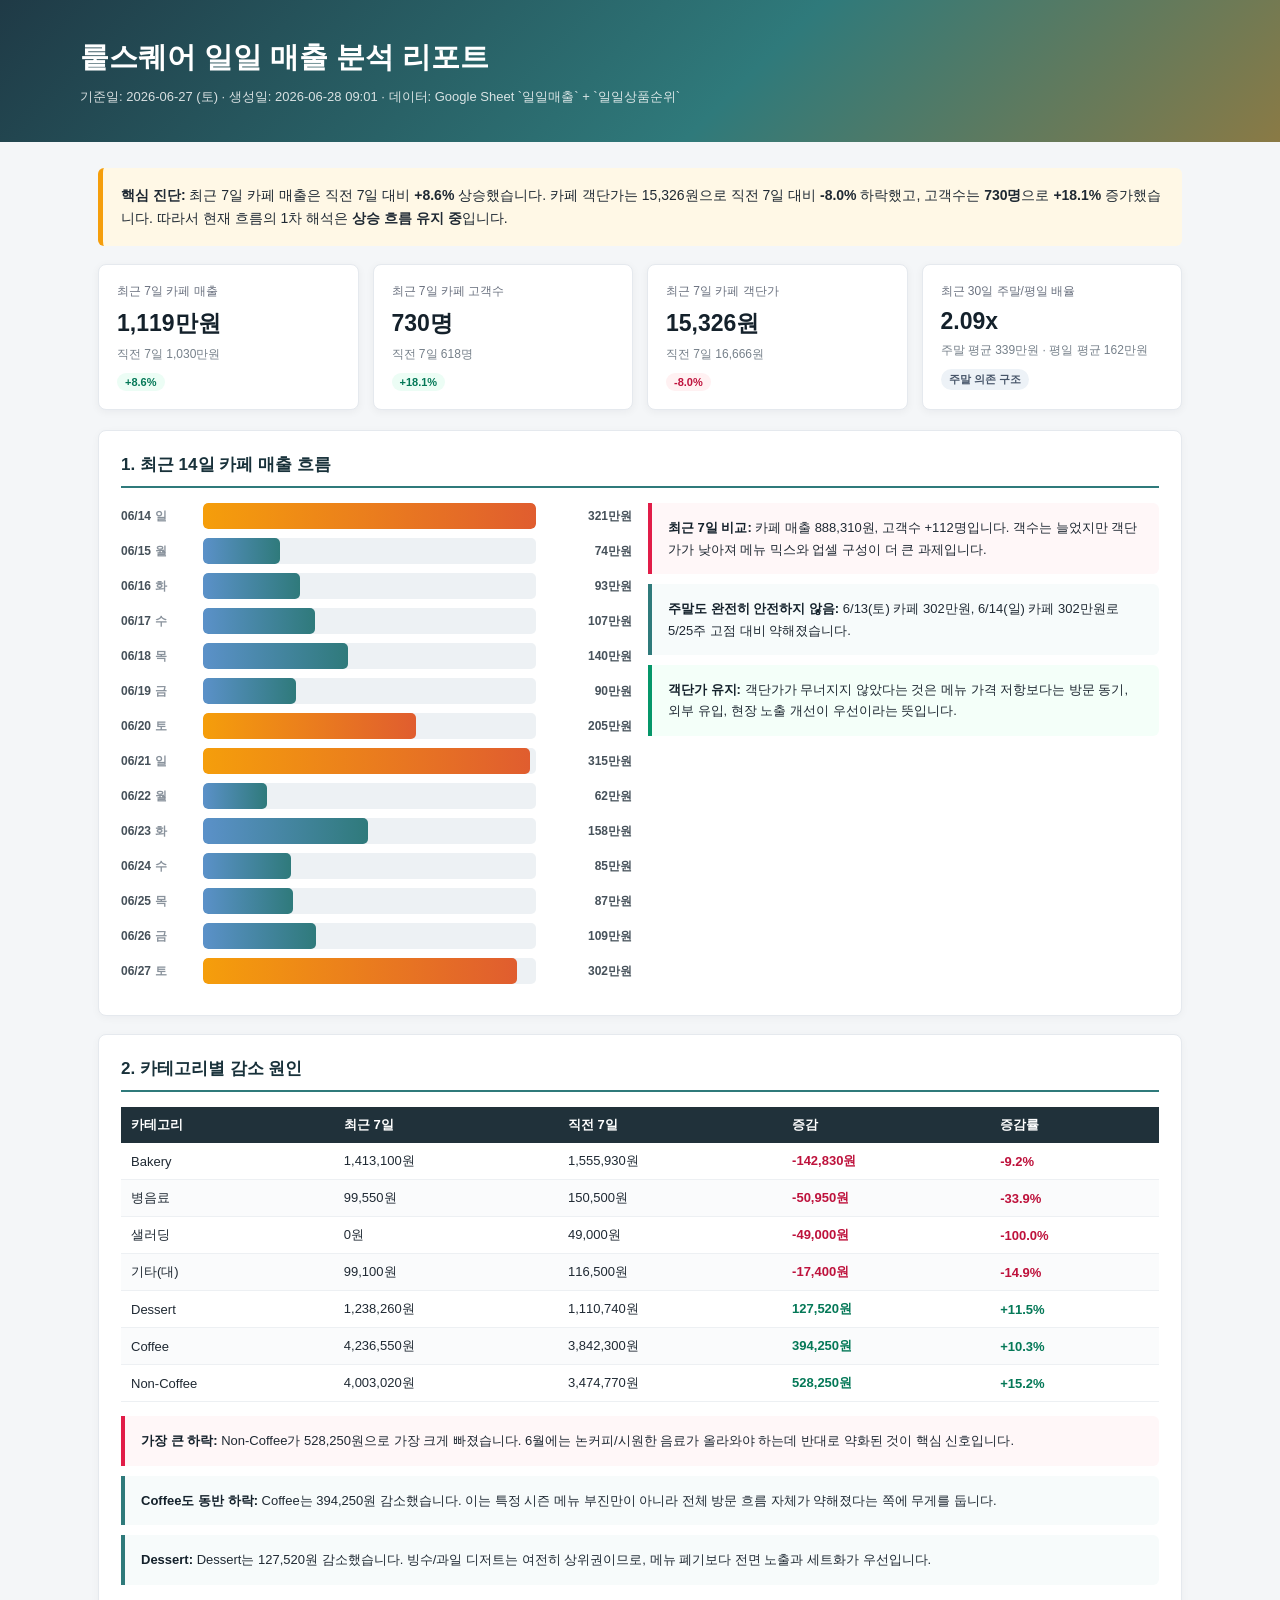
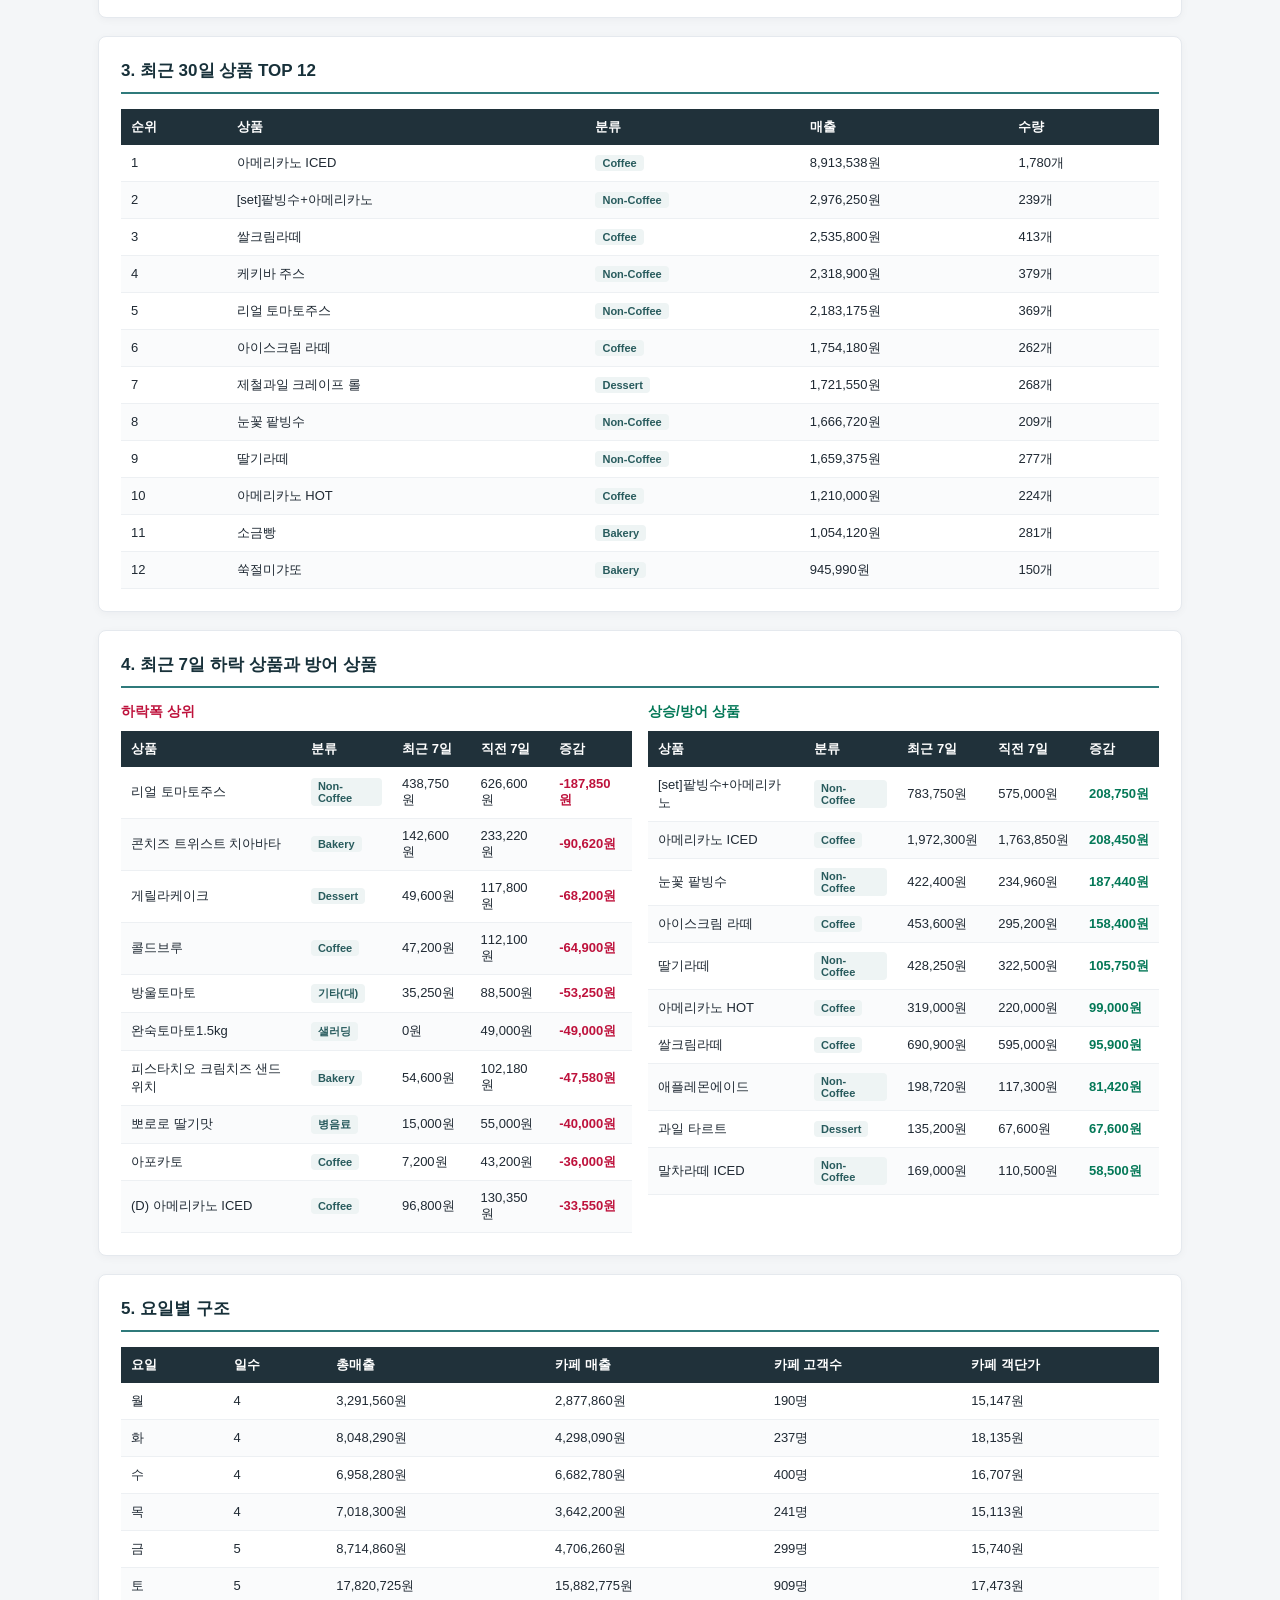
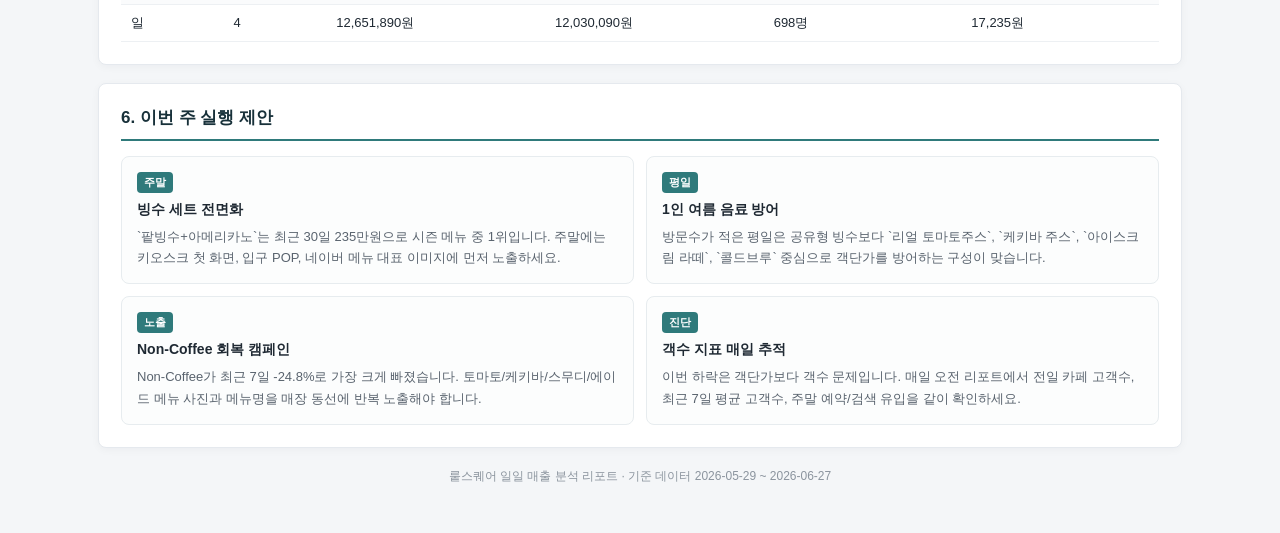
<file: reports/daily_sales_report_20260627.html>
<!DOCTYPE html>
<html lang="ko">
<head>
<meta charset="UTF-8">
<meta name="viewport" content="width=device-width, initial-scale=1.0">
<title>뤁스퀘어 일일 매출 분석 리포트 | 2026-06-27</title>
<style>
  * { box-sizing: border-box; }
  body { margin:0; font-family:-apple-system,BlinkMacSystemFont,'Apple SD Gothic Neo','Noto Sans KR',sans-serif; background:#f4f6f8; color:#1f2933; }
  .hero { background:linear-gradient(135deg,#1f3a46,#2f7a7b 58%,#8a7a45); color:#fff; padding:38px 28px 34px; }
  .hero-inner { max-width:1120px; margin:0 auto; }
  h1 { margin:0 0 8px; font-size:29px; letter-spacing:0; }
  .meta { color:rgba(255,255,255,.82); font-size:13px; line-height:1.7; }
  .container { max-width:1120px; margin:0 auto; padding:26px 18px 48px; }
  .alert { background:#fff8e6; border-left:5px solid #f59e0b; padding:16px 18px; border-radius:6px; margin-bottom:18px; line-height:1.65; font-size:14px; }
  .grid { display:grid; grid-template-columns:repeat(4,1fr); gap:14px; margin-bottom:20px; }
  .card { background:#fff; border:1px solid #e5e9ee; border-radius:8px; padding:18px; box-shadow:0 2px 8px rgba(15,23,42,.05); }
  .k-label { color:#6b7280; font-size:12px; margin-bottom:8px; }
  .k-value { font-size:23px; font-weight:800; color:#14212b; }
  .k-sub { margin-top:7px; font-size:12px; color:#76808a; }
  .badge { display:inline-block; margin-top:10px; padding:3px 8px; border-radius:999px; font-size:11px; font-weight:700; }
  .badge.down { background:#fff1f2; color:#be123c; }
  .badge.up { background:#ecfdf5; color:#047857; }
  .badge.neutral { background:#edf2f7; color:#475569; }
  .section { background:#fff; border:1px solid #e5e9ee; border-radius:8px; padding:22px; margin-bottom:18px; box-shadow:0 2px 8px rgba(15,23,42,.04); }
  .section-title { font-size:17px; font-weight:800; margin-bottom:15px; padding-bottom:10px; border-bottom:2px solid #2f7a7b; color:#18313a; }
  .two-col { display:grid; grid-template-columns:1fr 1fr; gap:16px; }
  .three-col { display:grid; grid-template-columns:repeat(3,1fr); gap:14px; }
  .insight { border-left:4px solid #2f7a7b; background:#f7fbfb; padding:14px 16px; border-radius:0 6px 6px 0; margin-bottom:10px; line-height:1.65; font-size:13px; }
  .insight.warning { border-color:#e11d48; background:#fff7f8; }
  .insight.success { border-color:#059669; background:#f4fff9; }
  .insight strong { color:#14212b; }
  table { width:100%; border-collapse:collapse; font-size:13px; }
  th { background:#20313a; color:#fff; text-align:left; padding:9px 10px; font-weight:700; }
  td { padding:9px 10px; border-bottom:1px solid #edf0f3; vertical-align:middle; }
  tr:nth-child(even) td { background:#fafbfc; }
  .up { color:#047857; font-weight:700; }
  .down { color:#be123c; font-weight:700; }
  .cat { display:inline-block; padding:2px 7px; border-radius:4px; background:#eef4f4; color:#285b5d; font-size:11px; font-weight:700; }
  .bar-row { display:grid; grid-template-columns:72px 1fr 86px; gap:10px; align-items:center; margin-bottom:9px; }
  .bar-label { font-size:12px; font-weight:700; color:#46515a; }
  .bar-label span { display:inline-block; margin-left:4px; color:#89929c; font-weight:600; }
  .bar-track { height:26px; background:#edf1f4; border-radius:5px; overflow:hidden; }
  .bar-fill { height:100%; border-radius:5px; }
  .bar-fill.weekday { background:linear-gradient(90deg,#5b91c9,#2f7a7b); }
  .bar-fill.weekend { background:linear-gradient(90deg,#f59e0b,#e05d2f); }
  .bar-value { text-align:right; color:#46515a; font-size:12px; font-weight:700; }
  .action-list { display:grid; grid-template-columns:repeat(2,1fr); gap:12px; }
  .action { border:1px solid #e7ecef; border-radius:8px; padding:15px; background:#fcfdfd; }
  .action .tag { display:inline-block; font-size:11px; font-weight:800; color:#fff; background:#2f7a7b; border-radius:4px; padding:3px 7px; margin-bottom:8px; }
  .action h3 { font-size:14px; margin:0 0 7px; }
  .action p { margin:0; color:#59636e; font-size:13px; line-height:1.65; }
  .foot { text-align:center; color:#8b949e; font-size:12px; margin-top:20px; }
  @media(max-width:860px) { .grid,.two-col,.three-col,.action-list { grid-template-columns:1fr; } .hero { padding:30px 20px; } }
</style>
</head>
<body>
<div class="hero">
  <div class="hero-inner">
    <h1>뤁스퀘어 일일 매출 분석 리포트</h1>
    <div class="meta">기준일: 2026-06-27 (토) · 생성일: 2026-06-28 09:01 · 데이터: Google Sheet `일일매출` + `일일상품순위`</div>
  </div>
</div>

<div class="container">
  <div class="alert">
    <strong>핵심 진단:</strong> 최근 7일 카페 매출은 직전 7일 대비 <strong>+8.6%</strong> 상승했습니다.
    카페 객단가는 15,326원으로 직전 7일 대비 <strong>-8.0%</strong> 하락했고,
    고객수는 <strong>730명</strong>으로 <strong>+18.1%</strong> 증가했습니다.
    따라서 현재 흐름의 1차 해석은 <strong>상승 흐름 유지 중</strong>입니다.
  </div>

  <div class="grid">
    <div class="card">
      <div class="k-label">최근 7일 카페 매출</div>
      <div class="k-value">1,119만원</div>
      <div class="k-sub">직전 7일 1,030만원</div>
      <div class="badge up">+8.6%</div>
    </div>
    <div class="card">
      <div class="k-label">최근 7일 카페 고객수</div>
      <div class="k-value">730명</div>
      <div class="k-sub">직전 7일 618명</div>
      <div class="badge up">+18.1%</div>
    </div>
    <div class="card">
      <div class="k-label">최근 7일 카페 객단가</div>
      <div class="k-value">15,326원</div>
      <div class="k-sub">직전 7일 16,666원</div>
      <div class="badge down">-8.0%</div>
    </div>
    <div class="card">
      <div class="k-label">최근 30일 주말/평일 배율</div>
      <div class="k-value">2.09x</div>
      <div class="k-sub">주말 평균 339만원 · 평일 평균 162만원</div>
      <div class="badge neutral">주말 의존 구조</div>
    </div>
  </div>

  <div class="section">
    <div class="section-title">1. 최근 14일 카페 매출 흐름</div>
    <div class="two-col">
      <div>
        
            <div class="bar-row">
              <div class="bar-label">06/14<span>일</span></div>
              <div class="bar-track"><div class="bar-fill weekend" style="width:100.0%"></div></div>
              <div class="bar-value">321만원</div>
            </div>
            

            <div class="bar-row">
              <div class="bar-label">06/15<span>월</span></div>
              <div class="bar-track"><div class="bar-fill weekday" style="width:23.1%"></div></div>
              <div class="bar-value">74만원</div>
            </div>
            

            <div class="bar-row">
              <div class="bar-label">06/16<span>화</span></div>
              <div class="bar-track"><div class="bar-fill weekday" style="width:29.0%"></div></div>
              <div class="bar-value">93만원</div>
            </div>
            

            <div class="bar-row">
              <div class="bar-label">06/17<span>수</span></div>
              <div class="bar-track"><div class="bar-fill weekday" style="width:33.5%"></div></div>
              <div class="bar-value">107만원</div>
            </div>
            

            <div class="bar-row">
              <div class="bar-label">06/18<span>목</span></div>
              <div class="bar-track"><div class="bar-fill weekday" style="width:43.6%"></div></div>
              <div class="bar-value">140만원</div>
            </div>
            

            <div class="bar-row">
              <div class="bar-label">06/19<span>금</span></div>
              <div class="bar-track"><div class="bar-fill weekday" style="width:28.0%"></div></div>
              <div class="bar-value">90만원</div>
            </div>
            

            <div class="bar-row">
              <div class="bar-label">06/20<span>토</span></div>
              <div class="bar-track"><div class="bar-fill weekend" style="width:63.9%"></div></div>
              <div class="bar-value">205만원</div>
            </div>
            

            <div class="bar-row">
              <div class="bar-label">06/21<span>일</span></div>
              <div class="bar-track"><div class="bar-fill weekend" style="width:98.2%"></div></div>
              <div class="bar-value">315만원</div>
            </div>
            

            <div class="bar-row">
              <div class="bar-label">06/22<span>월</span></div>
              <div class="bar-track"><div class="bar-fill weekday" style="width:19.3%"></div></div>
              <div class="bar-value">62만원</div>
            </div>
            

            <div class="bar-row">
              <div class="bar-label">06/23<span>화</span></div>
              <div class="bar-track"><div class="bar-fill weekday" style="width:49.4%"></div></div>
              <div class="bar-value">158만원</div>
            </div>
            

            <div class="bar-row">
              <div class="bar-label">06/24<span>수</span></div>
              <div class="bar-track"><div class="bar-fill weekday" style="width:26.5%"></div></div>
              <div class="bar-value">85만원</div>
            </div>
            

            <div class="bar-row">
              <div class="bar-label">06/25<span>목</span></div>
              <div class="bar-track"><div class="bar-fill weekday" style="width:27.1%"></div></div>
              <div class="bar-value">87만원</div>
            </div>
            

            <div class="bar-row">
              <div class="bar-label">06/26<span>금</span></div>
              <div class="bar-track"><div class="bar-fill weekday" style="width:33.9%"></div></div>
              <div class="bar-value">109만원</div>
            </div>
            

            <div class="bar-row">
              <div class="bar-label">06/27<span>토</span></div>
              <div class="bar-track"><div class="bar-fill weekend" style="width:94.2%"></div></div>
              <div class="bar-value">302만원</div>
            </div>
            
      </div>
      <div>
        <div class="insight warning"><strong>최근 7일 비교:</strong> 카페 매출 888,310원, 고객수 +112명입니다. 객수는 늘었지만 객단가가 낮아져 메뉴 믹스와 업셀 구성이 더 큰 과제입니다.</div>
        <div class="insight"><strong>주말도 완전히 안전하지 않음:</strong> 6/13(토) 카페 302만원, 6/14(일) 카페 302만원로 5/25주 고점 대비 약해졌습니다.</div>
        <div class="insight success"><strong>객단가 유지:</strong> 객단가가 무너지지 않았다는 것은 메뉴 가격 저항보다는 방문 동기, 외부 유입, 현장 노출 개선이 우선이라는 뜻입니다.</div>
      </div>
    </div>
  </div>

  <div class="section">
    <div class="section-title">2. 카테고리별 감소 원인</div>
    <table>
      <thead><tr><th>카테고리</th><th>최근 7일</th><th>직전 7일</th><th>증감</th><th>증감률</th></tr></thead>
      <tbody><tr><td>Bakery</td><td>1,413,100원</td><td>1,555,930원</td><td class='down'>-142,830원</td><td class='down'>-9.2%</td></tr>
<tr><td>병음료</td><td>99,550원</td><td>150,500원</td><td class='down'>-50,950원</td><td class='down'>-33.9%</td></tr>
<tr><td>샐러딩</td><td>0원</td><td>49,000원</td><td class='down'>-49,000원</td><td class='down'>-100.0%</td></tr>
<tr><td>기타(대)</td><td>99,100원</td><td>116,500원</td><td class='down'>-17,400원</td><td class='down'>-14.9%</td></tr>
<tr><td>Dessert</td><td>1,238,260원</td><td>1,110,740원</td><td class='up'>127,520원</td><td class='up'>+11.5%</td></tr>
<tr><td>Coffee</td><td>4,236,550원</td><td>3,842,300원</td><td class='up'>394,250원</td><td class='up'>+10.3%</td></tr>
<tr><td>Non-Coffee</td><td>4,003,020원</td><td>3,474,770원</td><td class='up'>528,250원</td><td class='up'>+15.2%</td></tr></tbody>
    </table>
    <div style="margin-top:14px;">
      <div class="insight warning"><strong>가장 큰 하락:</strong> Non-Coffee가 528,250원으로 가장 크게 빠졌습니다. 6월에는 논커피/시원한 음료가 올라와야 하는데 반대로 약화된 것이 핵심 신호입니다.</div>
      <div class="insight"><strong>Coffee도 동반 하락:</strong> Coffee는 394,250원 감소했습니다. 이는 특정 시즌 메뉴 부진만이 아니라 전체 방문 흐름 자체가 약해졌다는 쪽에 무게를 둡니다.</div>
      <div class="insight"><strong>Dessert:</strong> Dessert는 127,520원 감소했습니다. 빙수/과일 디저트는 여전히 상위권이므로, 메뉴 폐기보다 전면 노출과 세트화가 우선입니다.</div>
    </div>
  </div>

  <div class="section">
    <div class="section-title">3. 최근 30일 상품 TOP 12</div>
    <table>
      <thead><tr><th>순위</th><th>상품</th><th>분류</th><th>매출</th><th>수량</th></tr></thead>
      <tbody><tr><td>1</td><td>아메리카노 ICED</td><td><span class='cat'>Coffee</span></td><td>8,913,538원</td><td>1,780개</td></tr>
<tr><td>2</td><td>[set]팥빙수+아메리카노</td><td><span class='cat'>Non-Coffee</span></td><td>2,976,250원</td><td>239개</td></tr>
<tr><td>3</td><td>쌀크림라떼</td><td><span class='cat'>Coffee</span></td><td>2,535,800원</td><td>413개</td></tr>
<tr><td>4</td><td>케키바 주스</td><td><span class='cat'>Non-Coffee</span></td><td>2,318,900원</td><td>379개</td></tr>
<tr><td>5</td><td>리얼 토마토주스</td><td><span class='cat'>Non-Coffee</span></td><td>2,183,175원</td><td>369개</td></tr>
<tr><td>6</td><td>아이스크림 라떼</td><td><span class='cat'>Coffee</span></td><td>1,754,180원</td><td>262개</td></tr>
<tr><td>7</td><td>제철과일 크레이프 롤</td><td><span class='cat'>Dessert</span></td><td>1,721,550원</td><td>268개</td></tr>
<tr><td>8</td><td>눈꽃 팥빙수</td><td><span class='cat'>Non-Coffee</span></td><td>1,666,720원</td><td>209개</td></tr>
<tr><td>9</td><td>딸기라떼</td><td><span class='cat'>Non-Coffee</span></td><td>1,659,375원</td><td>277개</td></tr>
<tr><td>10</td><td>아메리카노 HOT</td><td><span class='cat'>Coffee</span></td><td>1,210,000원</td><td>224개</td></tr>
<tr><td>11</td><td>소금빵</td><td><span class='cat'>Bakery</span></td><td>1,054,120원</td><td>281개</td></tr>
<tr><td>12</td><td>쑥절미갸또</td><td><span class='cat'>Bakery</span></td><td>945,990원</td><td>150개</td></tr></tbody>
    </table>
  </div>

  <div class="section">
    <div class="section-title">4. 최근 7일 하락 상품과 방어 상품</div>
    <div class="two-col">
      <div>
        <h3 style="font-size:14px;margin:0 0 10px;color:#be123c;">하락폭 상위</h3>
        <table>
          <thead><tr><th>상품</th><th>분류</th><th>최근 7일</th><th>직전 7일</th><th>증감</th></tr></thead>
          <tbody><tr><td>리얼 토마토주스</td><td><span class='cat'>Non-Coffee</span></td><td>438,750원</td><td>626,600원</td><td class='down'>-187,850원</td></tr><tr><td>콘치즈 트위스트 치아바타</td><td><span class='cat'>Bakery</span></td><td>142,600원</td><td>233,220원</td><td class='down'>-90,620원</td></tr><tr><td>게릴라케이크</td><td><span class='cat'>Dessert</span></td><td>49,600원</td><td>117,800원</td><td class='down'>-68,200원</td></tr><tr><td>콜드브루</td><td><span class='cat'>Coffee</span></td><td>47,200원</td><td>112,100원</td><td class='down'>-64,900원</td></tr><tr><td>방울토마토</td><td><span class='cat'>기타(대)</span></td><td>35,250원</td><td>88,500원</td><td class='down'>-53,250원</td></tr><tr><td>완숙토마토1.5kg</td><td><span class='cat'>샐러딩</span></td><td>0원</td><td>49,000원</td><td class='down'>-49,000원</td></tr><tr><td>피스타치오 크림치즈 샌드위치</td><td><span class='cat'>Bakery</span></td><td>54,600원</td><td>102,180원</td><td class='down'>-47,580원</td></tr><tr><td>뽀로로 딸기맛</td><td><span class='cat'>병음료</span></td><td>15,000원</td><td>55,000원</td><td class='down'>-40,000원</td></tr><tr><td>아포카토</td><td><span class='cat'>Coffee</span></td><td>7,200원</td><td>43,200원</td><td class='down'>-36,000원</td></tr><tr><td>(D) 아메리카노 ICED</td><td><span class='cat'>Coffee</span></td><td>96,800원</td><td>130,350원</td><td class='down'>-33,550원</td></tr></tbody>
        </table>
      </div>
      <div>
        <h3 style="font-size:14px;margin:0 0 10px;color:#047857;">상승/방어 상품</h3>
        <table>
          <thead><tr><th>상품</th><th>분류</th><th>최근 7일</th><th>직전 7일</th><th>증감</th></tr></thead>
          <tbody><tr><td>[set]팥빙수+아메리카노</td><td><span class='cat'>Non-Coffee</span></td><td>783,750원</td><td>575,000원</td><td class='up'>208,750원</td></tr><tr><td>아메리카노 ICED</td><td><span class='cat'>Coffee</span></td><td>1,972,300원</td><td>1,763,850원</td><td class='up'>208,450원</td></tr><tr><td>눈꽃 팥빙수</td><td><span class='cat'>Non-Coffee</span></td><td>422,400원</td><td>234,960원</td><td class='up'>187,440원</td></tr><tr><td>아이스크림 라떼</td><td><span class='cat'>Coffee</span></td><td>453,600원</td><td>295,200원</td><td class='up'>158,400원</td></tr><tr><td>딸기라떼</td><td><span class='cat'>Non-Coffee</span></td><td>428,250원</td><td>322,500원</td><td class='up'>105,750원</td></tr><tr><td>아메리카노 HOT</td><td><span class='cat'>Coffee</span></td><td>319,000원</td><td>220,000원</td><td class='up'>99,000원</td></tr><tr><td>쌀크림라떼</td><td><span class='cat'>Coffee</span></td><td>690,900원</td><td>595,000원</td><td class='up'>95,900원</td></tr><tr><td>애플레몬에이드</td><td><span class='cat'>Non-Coffee</span></td><td>198,720원</td><td>117,300원</td><td class='up'>81,420원</td></tr><tr><td>과일 타르트</td><td><span class='cat'>Dessert</span></td><td>135,200원</td><td>67,600원</td><td class='up'>67,600원</td></tr><tr><td>말차라떼 ICED</td><td><span class='cat'>Non-Coffee</span></td><td>169,000원</td><td>110,500원</td><td class='up'>58,500원</td></tr></tbody>
        </table>
      </div>
    </div>
  </div>

  <div class="section">
    <div class="section-title">5. 요일별 구조</div>
    <table>
      <thead><tr><th>요일</th><th>일수</th><th>총매출</th><th>카페 매출</th><th>카페 고객수</th><th>카페 객단가</th></tr></thead>
      <tbody><tr><td>월</td><td>4</td><td>3,291,560원</td><td>2,877,860원</td><td>190명</td><td>15,147원</td></tr><tr><td>화</td><td>4</td><td>8,048,290원</td><td>4,298,090원</td><td>237명</td><td>18,135원</td></tr><tr><td>수</td><td>4</td><td>6,958,280원</td><td>6,682,780원</td><td>400명</td><td>16,707원</td></tr><tr><td>목</td><td>4</td><td>7,018,300원</td><td>3,642,200원</td><td>241명</td><td>15,113원</td></tr><tr><td>금</td><td>5</td><td>8,714,860원</td><td>4,706,260원</td><td>299명</td><td>15,740원</td></tr><tr><td>토</td><td>5</td><td>17,820,725원</td><td>15,882,775원</td><td>909명</td><td>17,473원</td></tr><tr><td>일</td><td>4</td><td>12,651,890원</td><td>12,030,090원</td><td>698명</td><td>17,235원</td></tr></tbody>
    </table>
  </div>

  <div class="section">
    <div class="section-title">6. 이번 주 실행 제안</div>
    <div class="action-list">
      <div class="action"><span class="tag">주말</span><h3>빙수 세트 전면화</h3><p>`팥빙수+아메리카노`는 최근 30일 235만원으로 시즌 메뉴 중 1위입니다. 주말에는 키오스크 첫 화면, 입구 POP, 네이버 메뉴 대표 이미지에 먼저 노출하세요.</p></div>
      <div class="action"><span class="tag">평일</span><h3>1인 여름 음료 방어</h3><p>방문수가 적은 평일은 공유형 빙수보다 `리얼 토마토주스`, `케키바 주스`, `아이스크림 라떼`, `콜드브루` 중심으로 객단가를 방어하는 구성이 맞습니다.</p></div>
      <div class="action"><span class="tag">노출</span><h3>Non-Coffee 회복 캠페인</h3><p>Non-Coffee가 최근 7일 -24.8%로 가장 크게 빠졌습니다. 토마토/케키바/스무디/에이드 메뉴 사진과 메뉴명을 매장 동선에 반복 노출해야 합니다.</p></div>
      <div class="action"><span class="tag">진단</span><h3>객수 지표 매일 추적</h3><p>이번 하락은 객단가보다 객수 문제입니다. 매일 오전 리포트에서 전일 카페 고객수, 최근 7일 평균 고객수, 주말 예약/검색 유입을 같이 확인하세요.</p></div>
    </div>
  </div>

  <div class="foot">뤁스퀘어 일일 매출 분석 리포트 · 기준 데이터 2026-05-29 ~ 2026-06-27</div>
</div>
</body>
</html>
</file>
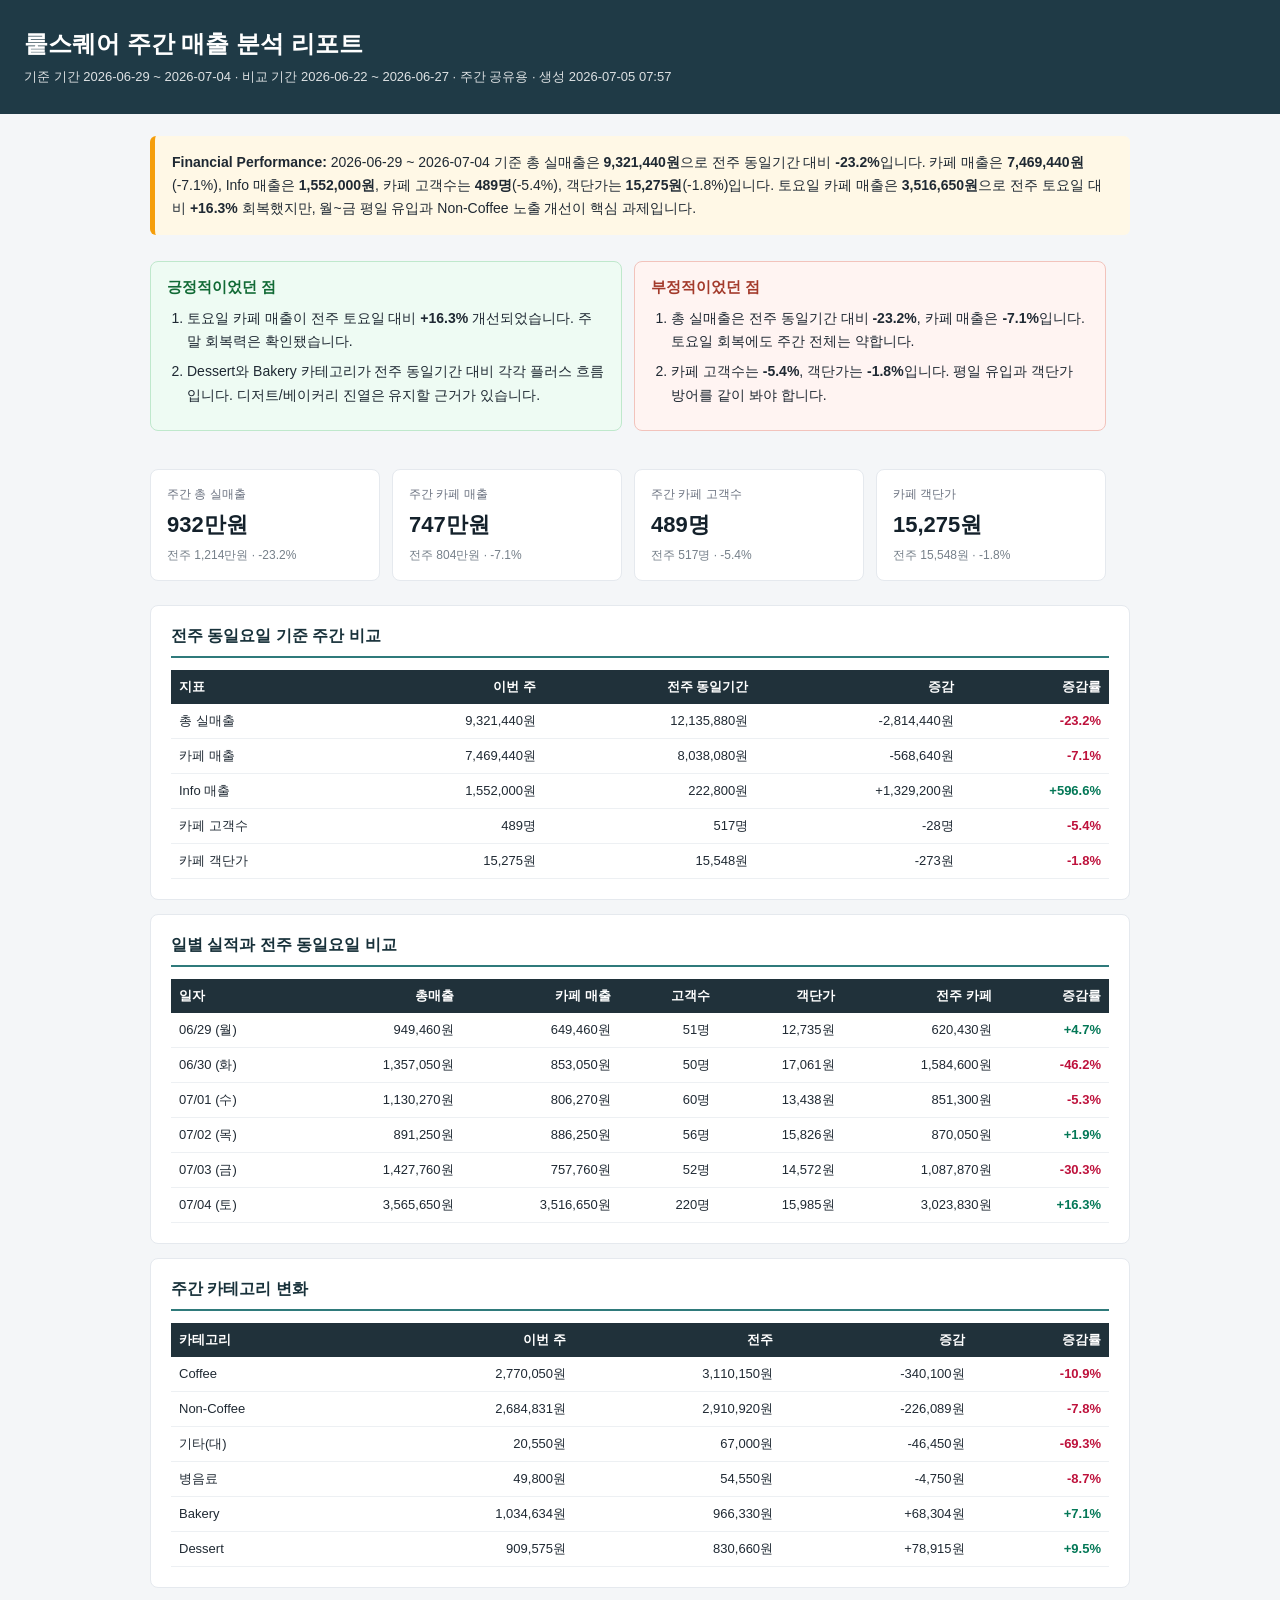
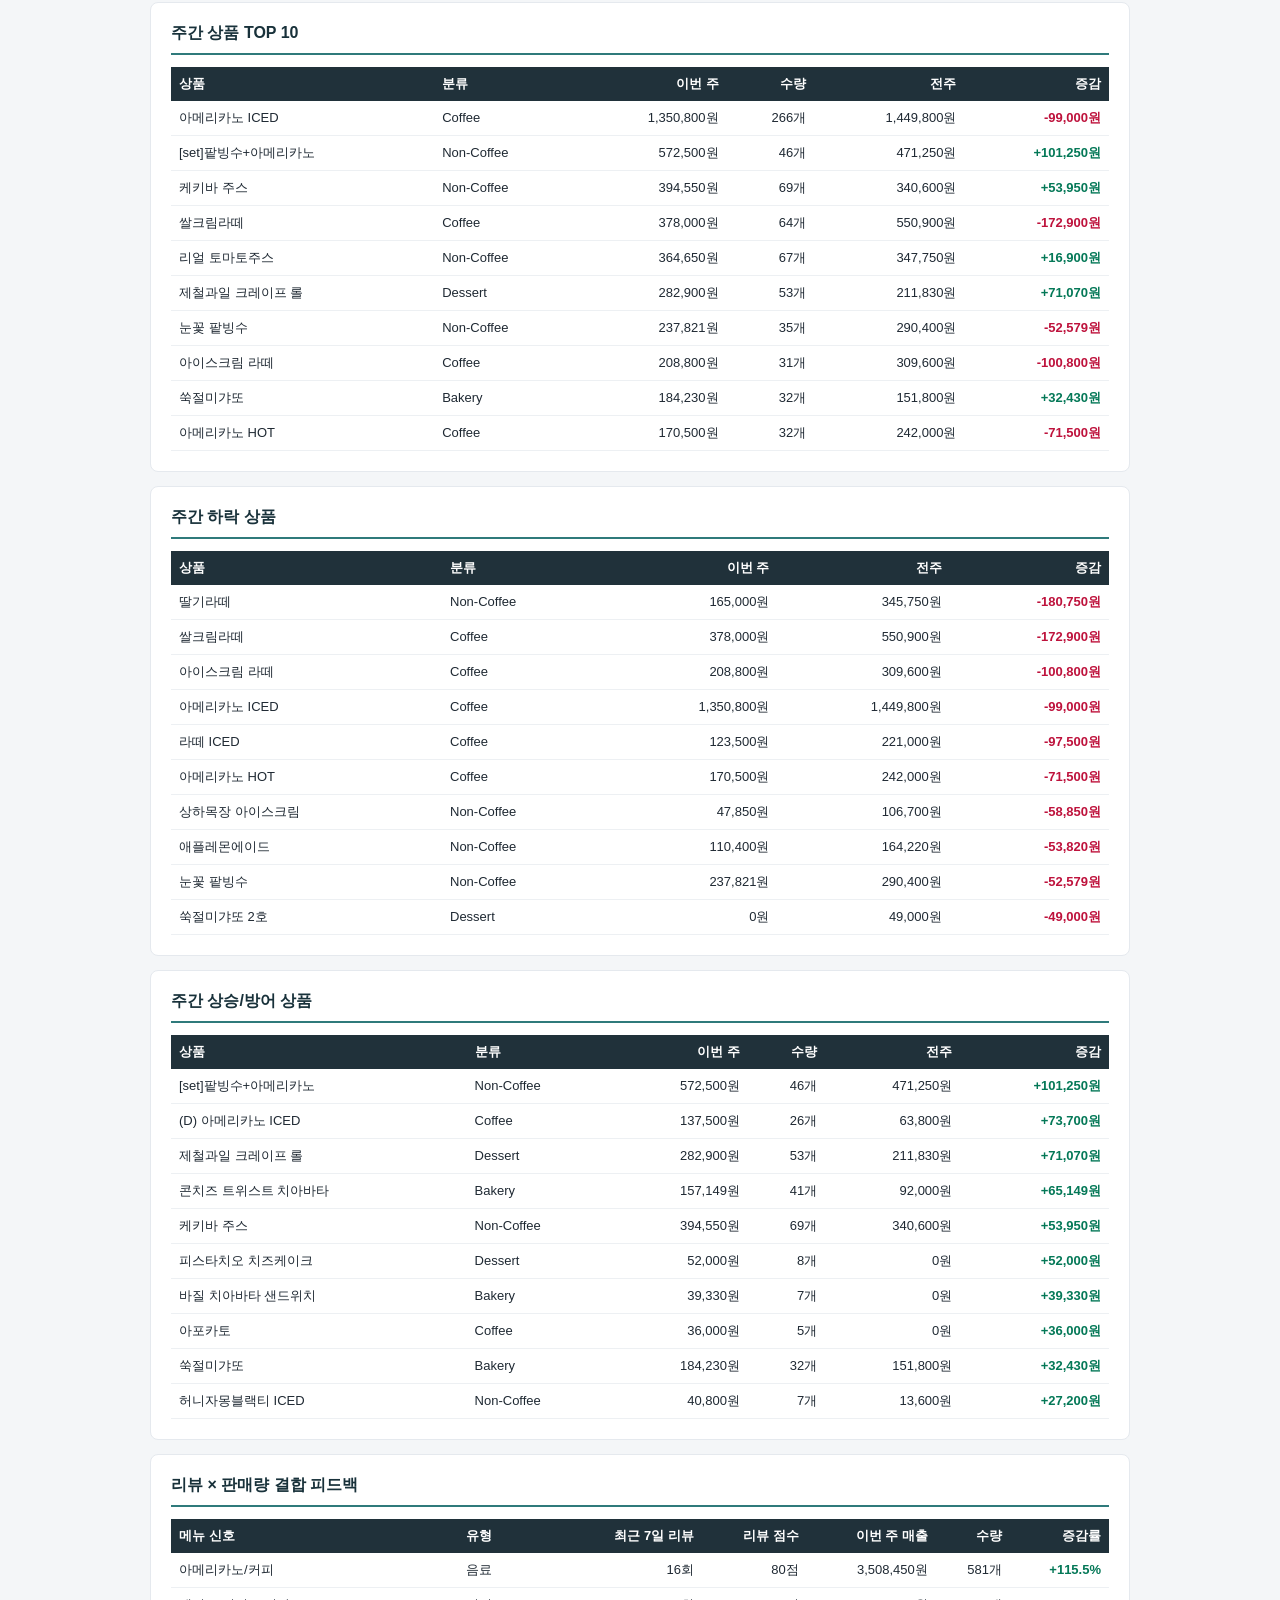
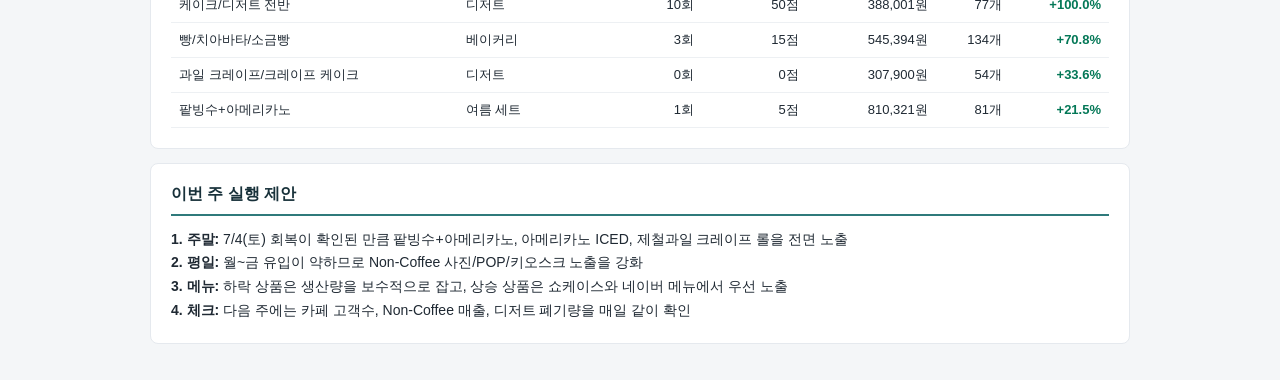
<file: reports/weekly_sales_email_body_20260629_20260704.html>
<!DOCTYPE html>
  <html lang="ko">
  <body style="margin:0;background:#f4f6f8;font-family:Apple SD Gothic Neo,Noto Sans KR,Arial,sans-serif;color:#1f2933;">
    <div style="background:#1f3a46;color:#fff;padding:28px 24px;">
      <h1 style="margin:0 0 8px;font-size:24px;">뤁스퀘어 주간 매출 분석 리포트</h1>
      <div style="font-size:13px;opacity:.85;">기준 기간 2026-06-29 ~ 2026-07-04 · 비교 기간 2026-06-22 ~ 2026-06-27 · 주간 공유용 · 생성 2026-07-05 07:57</div>
    </div>
    <div style="padding:22px;max-width:980px;margin:0 auto;">
      <div style="background:#fff8e6;border-left:5px solid #f59e0b;padding:15px 17px;border-radius:6px;margin-bottom:14px;line-height:1.65;font-size:14px;"><b>Financial Performance:</b> 2026-06-29 ~ 2026-07-04 기준 총 실매출은 <b>9,321,440원</b>으로 전주 동일기간 대비 <b>-23.2%</b>입니다. 카페 매출은 <b>7,469,440원</b>(-7.1%), Info 매출은 <b>1,552,000원</b>, 카페 고객수는 <b>489명</b>(-5.4%), 객단가는 <b>15,275원</b>(-1.8%)입니다. 토요일 카페 매출은 <b>3,516,650원</b>으로 전주 토요일 대비 <b>+16.3%</b> 회복했지만, 월~금 평일 유입과 Non-Coffee 노출 개선이 핵심 과제입니다.</div>
      <table style="width:100%;border-spacing:12px;margin:0 -12px 14px;">
    <tr>
      <td style="background:#eefbf3;border:1px solid #bfe8cc;border-radius:8px;padding:16px;vertical-align:top;width:50%;">
        <div style="font-size:15px;font-weight:800;color:#116a35;margin-bottom:10px;">긍정적이었던 점</div>
        <ol style="margin:0;padding-left:20px;line-height:1.65;font-size:14px;"><li style="margin-bottom:7px;">토요일 카페 매출이 전주 토요일 대비 <b>+16.3%</b> 개선되었습니다. 주말 회복력은 확인됐습니다.</li><li style="margin-bottom:7px;">Dessert와 Bakery 카테고리가 전주 동일기간 대비 각각 플러스 흐름입니다. 디저트/베이커리 진열은 유지할 근거가 있습니다.</li></ol>
      </td>
      <td style="background:#fff4f2;border:1px solid #f2c3bc;border-radius:8px;padding:16px;vertical-align:top;width:50%;">
        <div style="font-size:15px;font-weight:800;color:#a33a2b;margin-bottom:10px;">부정적이었던 점</div>
        <ol style="margin:0;padding-left:20px;line-height:1.65;font-size:14px;"><li style="margin-bottom:7px;">총 실매출은 전주 동일기간 대비 <b>-23.2%</b>, 카페 매출은 <b>-7.1%</b>입니다. 토요일 회복에도 주간 전체는 약합니다.</li><li style="margin-bottom:7px;">카페 고객수는 <b>-5.4%</b>, 객단가는 <b>-1.8%</b>입니다. 평일 유입과 객단가 방어를 같이 봐야 합니다.</li></ol>
      </td>
    </tr>
  </table>
      <table style="width:100%;border-spacing:12px;margin:0 -12px 12px;">
        <tr>
          <td style="background:#fff;border:1px solid #e5e9ee;border-radius:8px;padding:16px;vertical-align:top;width:25%;">
    <div style="font-size:12px;color:#6b7280;margin-bottom:7px;">주간 총 실매출</div>
    <div style="font-size:22px;font-weight:800;color:#14212b;">932만원</div>
    <div style="font-size:12px;color:#76808a;margin-top:7px;">전주 1,214만원 · -23.2%</div>
  </td>
          <td style="background:#fff;border:1px solid #e5e9ee;border-radius:8px;padding:16px;vertical-align:top;width:25%;">
    <div style="font-size:12px;color:#6b7280;margin-bottom:7px;">주간 카페 매출</div>
    <div style="font-size:22px;font-weight:800;color:#14212b;">747만원</div>
    <div style="font-size:12px;color:#76808a;margin-top:7px;">전주 804만원 · -7.1%</div>
  </td>
          <td style="background:#fff;border:1px solid #e5e9ee;border-radius:8px;padding:16px;vertical-align:top;width:25%;">
    <div style="font-size:12px;color:#6b7280;margin-bottom:7px;">주간 카페 고객수</div>
    <div style="font-size:22px;font-weight:800;color:#14212b;">489명</div>
    <div style="font-size:12px;color:#76808a;margin-top:7px;">전주 517명 · -5.4%</div>
  </td>
          <td style="background:#fff;border:1px solid #e5e9ee;border-radius:8px;padding:16px;vertical-align:top;width:25%;">
    <div style="font-size:12px;color:#6b7280;margin-bottom:7px;">카페 객단가</div>
    <div style="font-size:22px;font-weight:800;color:#14212b;">15,275원</div>
    <div style="font-size:12px;color:#76808a;margin-top:7px;">전주 15,548원 · -1.8%</div>
  </td>
        </tr>
      </table>
      <div style="background:#fff;border:1px solid #e5e9ee;border-radius:8px;padding:20px;margin-bottom:14px;">
    <h2 style="font-size:16px;margin:0 0 12px;padding-bottom:9px;border-bottom:2px solid #2f7a7b;color:#18313a;">전주 동일요일 기준 주간 비교</h2>
    <table style="width:100%;border-collapse:collapse;font-size:13px;">
    <tr style="background:#20313a;color:#fff;"><th align="left" style="padding:8px;">지표</th><th align="right" style="padding:8px;">이번 주</th><th align="right" style="padding:8px;">전주 동일기간</th><th align="right" style="padding:8px;">증감</th><th align="right" style="padding:8px;">증감률</th></tr>
    <tr><td style="padding:8px;border-bottom:1px solid #edf0f3;text-align:left;">총 실매출</td><td style="padding:8px;border-bottom:1px solid #edf0f3;text-align:right;">9,321,440원</td><td style="padding:8px;border-bottom:1px solid #edf0f3;text-align:right;">12,135,880원</td><td style="padding:8px;border-bottom:1px solid #edf0f3;text-align:right;">-2,814,440원</td><td style="padding:8px;border-bottom:1px solid #edf0f3;text-align:right;color:#be123c;font-weight:700;">-23.2%</td></tr><tr><td style="padding:8px;border-bottom:1px solid #edf0f3;text-align:left;">카페 매출</td><td style="padding:8px;border-bottom:1px solid #edf0f3;text-align:right;">7,469,440원</td><td style="padding:8px;border-bottom:1px solid #edf0f3;text-align:right;">8,038,080원</td><td style="padding:8px;border-bottom:1px solid #edf0f3;text-align:right;">-568,640원</td><td style="padding:8px;border-bottom:1px solid #edf0f3;text-align:right;color:#be123c;font-weight:700;">-7.1%</td></tr><tr><td style="padding:8px;border-bottom:1px solid #edf0f3;text-align:left;">Info 매출</td><td style="padding:8px;border-bottom:1px solid #edf0f3;text-align:right;">1,552,000원</td><td style="padding:8px;border-bottom:1px solid #edf0f3;text-align:right;">222,800원</td><td style="padding:8px;border-bottom:1px solid #edf0f3;text-align:right;">+1,329,200원</td><td style="padding:8px;border-bottom:1px solid #edf0f3;text-align:right;color:#047857;font-weight:700;">+596.6%</td></tr><tr><td style="padding:8px;border-bottom:1px solid #edf0f3;text-align:left;">카페 고객수</td><td style="padding:8px;border-bottom:1px solid #edf0f3;text-align:right;">489명</td><td style="padding:8px;border-bottom:1px solid #edf0f3;text-align:right;">517명</td><td style="padding:8px;border-bottom:1px solid #edf0f3;text-align:right;">-28명</td><td style="padding:8px;border-bottom:1px solid #edf0f3;text-align:right;color:#be123c;font-weight:700;">-5.4%</td></tr><tr><td style="padding:8px;border-bottom:1px solid #edf0f3;text-align:left;">카페 객단가</td><td style="padding:8px;border-bottom:1px solid #edf0f3;text-align:right;">15,275원</td><td style="padding:8px;border-bottom:1px solid #edf0f3;text-align:right;">15,548원</td><td style="padding:8px;border-bottom:1px solid #edf0f3;text-align:right;">-273원</td><td style="padding:8px;border-bottom:1px solid #edf0f3;text-align:right;color:#be123c;font-weight:700;">-1.8%</td></tr>
  </table>
  </div>
      <div style="background:#fff;border:1px solid #e5e9ee;border-radius:8px;padding:20px;margin-bottom:14px;">
    <h2 style="font-size:16px;margin:0 0 12px;padding-bottom:9px;border-bottom:2px solid #2f7a7b;color:#18313a;">일별 실적과 전주 동일요일 비교</h2>
    <table style="width:100%;border-collapse:collapse;font-size:13px;">
    <tr style="background:#20313a;color:#fff;"><th align="left" style="padding:8px;">일자</th><th align="right" style="padding:8px;">총매출</th><th align="right" style="padding:8px;">카페 매출</th><th align="right" style="padding:8px;">고객수</th><th align="right" style="padding:8px;">객단가</th><th align="right" style="padding:8px;">전주 카페</th><th align="right" style="padding:8px;">증감률</th></tr>
    <tr><td style="padding:8px;border-bottom:1px solid #edf0f3;text-align:left;">06/29 (월)</td><td style="padding:8px;border-bottom:1px solid #edf0f3;text-align:right;">949,460원</td><td style="padding:8px;border-bottom:1px solid #edf0f3;text-align:right;">649,460원</td><td style="padding:8px;border-bottom:1px solid #edf0f3;text-align:right;">51명</td><td style="padding:8px;border-bottom:1px solid #edf0f3;text-align:right;">12,735원</td><td style="padding:8px;border-bottom:1px solid #edf0f3;text-align:right;">620,430원</td><td style="padding:8px;border-bottom:1px solid #edf0f3;text-align:right;color:#047857;font-weight:700;">+4.7%</td></tr><tr><td style="padding:8px;border-bottom:1px solid #edf0f3;text-align:left;">06/30 (화)</td><td style="padding:8px;border-bottom:1px solid #edf0f3;text-align:right;">1,357,050원</td><td style="padding:8px;border-bottom:1px solid #edf0f3;text-align:right;">853,050원</td><td style="padding:8px;border-bottom:1px solid #edf0f3;text-align:right;">50명</td><td style="padding:8px;border-bottom:1px solid #edf0f3;text-align:right;">17,061원</td><td style="padding:8px;border-bottom:1px solid #edf0f3;text-align:right;">1,584,600원</td><td style="padding:8px;border-bottom:1px solid #edf0f3;text-align:right;color:#be123c;font-weight:700;">-46.2%</td></tr><tr><td style="padding:8px;border-bottom:1px solid #edf0f3;text-align:left;">07/01 (수)</td><td style="padding:8px;border-bottom:1px solid #edf0f3;text-align:right;">1,130,270원</td><td style="padding:8px;border-bottom:1px solid #edf0f3;text-align:right;">806,270원</td><td style="padding:8px;border-bottom:1px solid #edf0f3;text-align:right;">60명</td><td style="padding:8px;border-bottom:1px solid #edf0f3;text-align:right;">13,438원</td><td style="padding:8px;border-bottom:1px solid #edf0f3;text-align:right;">851,300원</td><td style="padding:8px;border-bottom:1px solid #edf0f3;text-align:right;color:#be123c;font-weight:700;">-5.3%</td></tr><tr><td style="padding:8px;border-bottom:1px solid #edf0f3;text-align:left;">07/02 (목)</td><td style="padding:8px;border-bottom:1px solid #edf0f3;text-align:right;">891,250원</td><td style="padding:8px;border-bottom:1px solid #edf0f3;text-align:right;">886,250원</td><td style="padding:8px;border-bottom:1px solid #edf0f3;text-align:right;">56명</td><td style="padding:8px;border-bottom:1px solid #edf0f3;text-align:right;">15,826원</td><td style="padding:8px;border-bottom:1px solid #edf0f3;text-align:right;">870,050원</td><td style="padding:8px;border-bottom:1px solid #edf0f3;text-align:right;color:#047857;font-weight:700;">+1.9%</td></tr><tr><td style="padding:8px;border-bottom:1px solid #edf0f3;text-align:left;">07/03 (금)</td><td style="padding:8px;border-bottom:1px solid #edf0f3;text-align:right;">1,427,760원</td><td style="padding:8px;border-bottom:1px solid #edf0f3;text-align:right;">757,760원</td><td style="padding:8px;border-bottom:1px solid #edf0f3;text-align:right;">52명</td><td style="padding:8px;border-bottom:1px solid #edf0f3;text-align:right;">14,572원</td><td style="padding:8px;border-bottom:1px solid #edf0f3;text-align:right;">1,087,870원</td><td style="padding:8px;border-bottom:1px solid #edf0f3;text-align:right;color:#be123c;font-weight:700;">-30.3%</td></tr><tr><td style="padding:8px;border-bottom:1px solid #edf0f3;text-align:left;">07/04 (토)</td><td style="padding:8px;border-bottom:1px solid #edf0f3;text-align:right;">3,565,650원</td><td style="padding:8px;border-bottom:1px solid #edf0f3;text-align:right;">3,516,650원</td><td style="padding:8px;border-bottom:1px solid #edf0f3;text-align:right;">220명</td><td style="padding:8px;border-bottom:1px solid #edf0f3;text-align:right;">15,985원</td><td style="padding:8px;border-bottom:1px solid #edf0f3;text-align:right;">3,023,830원</td><td style="padding:8px;border-bottom:1px solid #edf0f3;text-align:right;color:#047857;font-weight:700;">+16.3%</td></tr>
  </table>
  </div>
      <div style="background:#fff;border:1px solid #e5e9ee;border-radius:8px;padding:20px;margin-bottom:14px;">
    <h2 style="font-size:16px;margin:0 0 12px;padding-bottom:9px;border-bottom:2px solid #2f7a7b;color:#18313a;">주간 카테고리 변화</h2>
    <table style="width:100%;border-collapse:collapse;font-size:13px;">
    <tr style="background:#20313a;color:#fff;"><th align="left" style="padding:8px;">카테고리</th><th align="right" style="padding:8px;">이번 주</th><th align="right" style="padding:8px;">전주</th><th align="right" style="padding:8px;">증감</th><th align="right" style="padding:8px;">증감률</th></tr>
    <tr><td style="padding:8px;border-bottom:1px solid #edf0f3;text-align:left;">Coffee</td><td style="padding:8px;border-bottom:1px solid #edf0f3;text-align:right;">2,770,050원</td><td style="padding:8px;border-bottom:1px solid #edf0f3;text-align:right;">3,110,150원</td><td style="padding:8px;border-bottom:1px solid #edf0f3;text-align:right;">-340,100원</td><td style="padding:8px;border-bottom:1px solid #edf0f3;text-align:right;color:#be123c;font-weight:700;">-10.9%</td></tr><tr><td style="padding:8px;border-bottom:1px solid #edf0f3;text-align:left;">Non-Coffee</td><td style="padding:8px;border-bottom:1px solid #edf0f3;text-align:right;">2,684,831원</td><td style="padding:8px;border-bottom:1px solid #edf0f3;text-align:right;">2,910,920원</td><td style="padding:8px;border-bottom:1px solid #edf0f3;text-align:right;">-226,089원</td><td style="padding:8px;border-bottom:1px solid #edf0f3;text-align:right;color:#be123c;font-weight:700;">-7.8%</td></tr><tr><td style="padding:8px;border-bottom:1px solid #edf0f3;text-align:left;">기타(대)</td><td style="padding:8px;border-bottom:1px solid #edf0f3;text-align:right;">20,550원</td><td style="padding:8px;border-bottom:1px solid #edf0f3;text-align:right;">67,000원</td><td style="padding:8px;border-bottom:1px solid #edf0f3;text-align:right;">-46,450원</td><td style="padding:8px;border-bottom:1px solid #edf0f3;text-align:right;color:#be123c;font-weight:700;">-69.3%</td></tr><tr><td style="padding:8px;border-bottom:1px solid #edf0f3;text-align:left;">병음료</td><td style="padding:8px;border-bottom:1px solid #edf0f3;text-align:right;">49,800원</td><td style="padding:8px;border-bottom:1px solid #edf0f3;text-align:right;">54,550원</td><td style="padding:8px;border-bottom:1px solid #edf0f3;text-align:right;">-4,750원</td><td style="padding:8px;border-bottom:1px solid #edf0f3;text-align:right;color:#be123c;font-weight:700;">-8.7%</td></tr><tr><td style="padding:8px;border-bottom:1px solid #edf0f3;text-align:left;">Bakery</td><td style="padding:8px;border-bottom:1px solid #edf0f3;text-align:right;">1,034,634원</td><td style="padding:8px;border-bottom:1px solid #edf0f3;text-align:right;">966,330원</td><td style="padding:8px;border-bottom:1px solid #edf0f3;text-align:right;">+68,304원</td><td style="padding:8px;border-bottom:1px solid #edf0f3;text-align:right;color:#047857;font-weight:700;">+7.1%</td></tr><tr><td style="padding:8px;border-bottom:1px solid #edf0f3;text-align:left;">Dessert</td><td style="padding:8px;border-bottom:1px solid #edf0f3;text-align:right;">909,575원</td><td style="padding:8px;border-bottom:1px solid #edf0f3;text-align:right;">830,660원</td><td style="padding:8px;border-bottom:1px solid #edf0f3;text-align:right;">+78,915원</td><td style="padding:8px;border-bottom:1px solid #edf0f3;text-align:right;color:#047857;font-weight:700;">+9.5%</td></tr>
  </table>
  </div>
      <div style="background:#fff;border:1px solid #e5e9ee;border-radius:8px;padding:20px;margin-bottom:14px;">
    <h2 style="font-size:16px;margin:0 0 12px;padding-bottom:9px;border-bottom:2px solid #2f7a7b;color:#18313a;">주간 상품 TOP 10</h2>
    <table style="width:100%;border-collapse:collapse;font-size:13px;">
    <tr style="background:#20313a;color:#fff;"><th align="left" style="padding:8px;">상품</th><th align="left" style="padding:8px;">분류</th><th align="right" style="padding:8px;">이번 주</th><th align="right" style="padding:8px;">수량</th><th align="right" style="padding:8px;">전주</th><th align="right" style="padding:8px;">증감</th></tr>
    <tr><td style="padding:8px;border-bottom:1px solid #edf0f3;text-align:left;">아메리카노 ICED</td><td style="padding:8px;border-bottom:1px solid #edf0f3;text-align:left;">Coffee</td><td style="padding:8px;border-bottom:1px solid #edf0f3;text-align:right;">1,350,800원</td><td style="padding:8px;border-bottom:1px solid #edf0f3;text-align:right;">266개</td><td style="padding:8px;border-bottom:1px solid #edf0f3;text-align:right;">1,449,800원</td><td style="padding:8px;border-bottom:1px solid #edf0f3;text-align:right;color:#be123c;font-weight:700;">-99,000원</td></tr><tr><td style="padding:8px;border-bottom:1px solid #edf0f3;text-align:left;">[set]팥빙수+아메리카노</td><td style="padding:8px;border-bottom:1px solid #edf0f3;text-align:left;">Non-Coffee</td><td style="padding:8px;border-bottom:1px solid #edf0f3;text-align:right;">572,500원</td><td style="padding:8px;border-bottom:1px solid #edf0f3;text-align:right;">46개</td><td style="padding:8px;border-bottom:1px solid #edf0f3;text-align:right;">471,250원</td><td style="padding:8px;border-bottom:1px solid #edf0f3;text-align:right;color:#047857;font-weight:700;">+101,250원</td></tr><tr><td style="padding:8px;border-bottom:1px solid #edf0f3;text-align:left;">케키바 주스</td><td style="padding:8px;border-bottom:1px solid #edf0f3;text-align:left;">Non-Coffee</td><td style="padding:8px;border-bottom:1px solid #edf0f3;text-align:right;">394,550원</td><td style="padding:8px;border-bottom:1px solid #edf0f3;text-align:right;">69개</td><td style="padding:8px;border-bottom:1px solid #edf0f3;text-align:right;">340,600원</td><td style="padding:8px;border-bottom:1px solid #edf0f3;text-align:right;color:#047857;font-weight:700;">+53,950원</td></tr><tr><td style="padding:8px;border-bottom:1px solid #edf0f3;text-align:left;">쌀크림라떼</td><td style="padding:8px;border-bottom:1px solid #edf0f3;text-align:left;">Coffee</td><td style="padding:8px;border-bottom:1px solid #edf0f3;text-align:right;">378,000원</td><td style="padding:8px;border-bottom:1px solid #edf0f3;text-align:right;">64개</td><td style="padding:8px;border-bottom:1px solid #edf0f3;text-align:right;">550,900원</td><td style="padding:8px;border-bottom:1px solid #edf0f3;text-align:right;color:#be123c;font-weight:700;">-172,900원</td></tr><tr><td style="padding:8px;border-bottom:1px solid #edf0f3;text-align:left;">리얼 토마토주스</td><td style="padding:8px;border-bottom:1px solid #edf0f3;text-align:left;">Non-Coffee</td><td style="padding:8px;border-bottom:1px solid #edf0f3;text-align:right;">364,650원</td><td style="padding:8px;border-bottom:1px solid #edf0f3;text-align:right;">67개</td><td style="padding:8px;border-bottom:1px solid #edf0f3;text-align:right;">347,750원</td><td style="padding:8px;border-bottom:1px solid #edf0f3;text-align:right;color:#047857;font-weight:700;">+16,900원</td></tr><tr><td style="padding:8px;border-bottom:1px solid #edf0f3;text-align:left;">제철과일 크레이프 롤</td><td style="padding:8px;border-bottom:1px solid #edf0f3;text-align:left;">Dessert</td><td style="padding:8px;border-bottom:1px solid #edf0f3;text-align:right;">282,900원</td><td style="padding:8px;border-bottom:1px solid #edf0f3;text-align:right;">53개</td><td style="padding:8px;border-bottom:1px solid #edf0f3;text-align:right;">211,830원</td><td style="padding:8px;border-bottom:1px solid #edf0f3;text-align:right;color:#047857;font-weight:700;">+71,070원</td></tr><tr><td style="padding:8px;border-bottom:1px solid #edf0f3;text-align:left;">눈꽃 팥빙수</td><td style="padding:8px;border-bottom:1px solid #edf0f3;text-align:left;">Non-Coffee</td><td style="padding:8px;border-bottom:1px solid #edf0f3;text-align:right;">237,821원</td><td style="padding:8px;border-bottom:1px solid #edf0f3;text-align:right;">35개</td><td style="padding:8px;border-bottom:1px solid #edf0f3;text-align:right;">290,400원</td><td style="padding:8px;border-bottom:1px solid #edf0f3;text-align:right;color:#be123c;font-weight:700;">-52,579원</td></tr><tr><td style="padding:8px;border-bottom:1px solid #edf0f3;text-align:left;">아이스크림 라떼</td><td style="padding:8px;border-bottom:1px solid #edf0f3;text-align:left;">Coffee</td><td style="padding:8px;border-bottom:1px solid #edf0f3;text-align:right;">208,800원</td><td style="padding:8px;border-bottom:1px solid #edf0f3;text-align:right;">31개</td><td style="padding:8px;border-bottom:1px solid #edf0f3;text-align:right;">309,600원</td><td style="padding:8px;border-bottom:1px solid #edf0f3;text-align:right;color:#be123c;font-weight:700;">-100,800원</td></tr><tr><td style="padding:8px;border-bottom:1px solid #edf0f3;text-align:left;">쑥절미갸또</td><td style="padding:8px;border-bottom:1px solid #edf0f3;text-align:left;">Bakery</td><td style="padding:8px;border-bottom:1px solid #edf0f3;text-align:right;">184,230원</td><td style="padding:8px;border-bottom:1px solid #edf0f3;text-align:right;">32개</td><td style="padding:8px;border-bottom:1px solid #edf0f3;text-align:right;">151,800원</td><td style="padding:8px;border-bottom:1px solid #edf0f3;text-align:right;color:#047857;font-weight:700;">+32,430원</td></tr><tr><td style="padding:8px;border-bottom:1px solid #edf0f3;text-align:left;">아메리카노 HOT</td><td style="padding:8px;border-bottom:1px solid #edf0f3;text-align:left;">Coffee</td><td style="padding:8px;border-bottom:1px solid #edf0f3;text-align:right;">170,500원</td><td style="padding:8px;border-bottom:1px solid #edf0f3;text-align:right;">32개</td><td style="padding:8px;border-bottom:1px solid #edf0f3;text-align:right;">242,000원</td><td style="padding:8px;border-bottom:1px solid #edf0f3;text-align:right;color:#be123c;font-weight:700;">-71,500원</td></tr>
  </table>
  </div>
      <div style="background:#fff;border:1px solid #e5e9ee;border-radius:8px;padding:20px;margin-bottom:14px;">
    <h2 style="font-size:16px;margin:0 0 12px;padding-bottom:9px;border-bottom:2px solid #2f7a7b;color:#18313a;">주간 하락 상품</h2>
    <table style="width:100%;border-collapse:collapse;font-size:13px;">
    <tr style="background:#20313a;color:#fff;"><th align="left" style="padding:8px;">상품</th><th align="left" style="padding:8px;">분류</th><th align="right" style="padding:8px;">이번 주</th><th align="right" style="padding:8px;">전주</th><th align="right" style="padding:8px;">증감</th></tr>
    <tr><td style="padding:8px;border-bottom:1px solid #edf0f3;text-align:left;">딸기라떼</td><td style="padding:8px;border-bottom:1px solid #edf0f3;text-align:left;">Non-Coffee</td><td style="padding:8px;border-bottom:1px solid #edf0f3;text-align:right;">165,000원</td><td style="padding:8px;border-bottom:1px solid #edf0f3;text-align:right;">345,750원</td><td style="padding:8px;border-bottom:1px solid #edf0f3;text-align:right;color:#be123c;font-weight:700;">-180,750원</td></tr><tr><td style="padding:8px;border-bottom:1px solid #edf0f3;text-align:left;">쌀크림라떼</td><td style="padding:8px;border-bottom:1px solid #edf0f3;text-align:left;">Coffee</td><td style="padding:8px;border-bottom:1px solid #edf0f3;text-align:right;">378,000원</td><td style="padding:8px;border-bottom:1px solid #edf0f3;text-align:right;">550,900원</td><td style="padding:8px;border-bottom:1px solid #edf0f3;text-align:right;color:#be123c;font-weight:700;">-172,900원</td></tr><tr><td style="padding:8px;border-bottom:1px solid #edf0f3;text-align:left;">아이스크림 라떼</td><td style="padding:8px;border-bottom:1px solid #edf0f3;text-align:left;">Coffee</td><td style="padding:8px;border-bottom:1px solid #edf0f3;text-align:right;">208,800원</td><td style="padding:8px;border-bottom:1px solid #edf0f3;text-align:right;">309,600원</td><td style="padding:8px;border-bottom:1px solid #edf0f3;text-align:right;color:#be123c;font-weight:700;">-100,800원</td></tr><tr><td style="padding:8px;border-bottom:1px solid #edf0f3;text-align:left;">아메리카노 ICED</td><td style="padding:8px;border-bottom:1px solid #edf0f3;text-align:left;">Coffee</td><td style="padding:8px;border-bottom:1px solid #edf0f3;text-align:right;">1,350,800원</td><td style="padding:8px;border-bottom:1px solid #edf0f3;text-align:right;">1,449,800원</td><td style="padding:8px;border-bottom:1px solid #edf0f3;text-align:right;color:#be123c;font-weight:700;">-99,000원</td></tr><tr><td style="padding:8px;border-bottom:1px solid #edf0f3;text-align:left;">라떼 ICED</td><td style="padding:8px;border-bottom:1px solid #edf0f3;text-align:left;">Coffee</td><td style="padding:8px;border-bottom:1px solid #edf0f3;text-align:right;">123,500원</td><td style="padding:8px;border-bottom:1px solid #edf0f3;text-align:right;">221,000원</td><td style="padding:8px;border-bottom:1px solid #edf0f3;text-align:right;color:#be123c;font-weight:700;">-97,500원</td></tr><tr><td style="padding:8px;border-bottom:1px solid #edf0f3;text-align:left;">아메리카노 HOT</td><td style="padding:8px;border-bottom:1px solid #edf0f3;text-align:left;">Coffee</td><td style="padding:8px;border-bottom:1px solid #edf0f3;text-align:right;">170,500원</td><td style="padding:8px;border-bottom:1px solid #edf0f3;text-align:right;">242,000원</td><td style="padding:8px;border-bottom:1px solid #edf0f3;text-align:right;color:#be123c;font-weight:700;">-71,500원</td></tr><tr><td style="padding:8px;border-bottom:1px solid #edf0f3;text-align:left;">상하목장 아이스크림</td><td style="padding:8px;border-bottom:1px solid #edf0f3;text-align:left;">Non-Coffee</td><td style="padding:8px;border-bottom:1px solid #edf0f3;text-align:right;">47,850원</td><td style="padding:8px;border-bottom:1px solid #edf0f3;text-align:right;">106,700원</td><td style="padding:8px;border-bottom:1px solid #edf0f3;text-align:right;color:#be123c;font-weight:700;">-58,850원</td></tr><tr><td style="padding:8px;border-bottom:1px solid #edf0f3;text-align:left;">애플레몬에이드</td><td style="padding:8px;border-bottom:1px solid #edf0f3;text-align:left;">Non-Coffee</td><td style="padding:8px;border-bottom:1px solid #edf0f3;text-align:right;">110,400원</td><td style="padding:8px;border-bottom:1px solid #edf0f3;text-align:right;">164,220원</td><td style="padding:8px;border-bottom:1px solid #edf0f3;text-align:right;color:#be123c;font-weight:700;">-53,820원</td></tr><tr><td style="padding:8px;border-bottom:1px solid #edf0f3;text-align:left;">눈꽃 팥빙수</td><td style="padding:8px;border-bottom:1px solid #edf0f3;text-align:left;">Non-Coffee</td><td style="padding:8px;border-bottom:1px solid #edf0f3;text-align:right;">237,821원</td><td style="padding:8px;border-bottom:1px solid #edf0f3;text-align:right;">290,400원</td><td style="padding:8px;border-bottom:1px solid #edf0f3;text-align:right;color:#be123c;font-weight:700;">-52,579원</td></tr><tr><td style="padding:8px;border-bottom:1px solid #edf0f3;text-align:left;">쑥절미갸또 2호</td><td style="padding:8px;border-bottom:1px solid #edf0f3;text-align:left;">Dessert</td><td style="padding:8px;border-bottom:1px solid #edf0f3;text-align:right;">0원</td><td style="padding:8px;border-bottom:1px solid #edf0f3;text-align:right;">49,000원</td><td style="padding:8px;border-bottom:1px solid #edf0f3;text-align:right;color:#be123c;font-weight:700;">-49,000원</td></tr>
  </table>
  </div>
      <div style="background:#fff;border:1px solid #e5e9ee;border-radius:8px;padding:20px;margin-bottom:14px;">
    <h2 style="font-size:16px;margin:0 0 12px;padding-bottom:9px;border-bottom:2px solid #2f7a7b;color:#18313a;">주간 상승/방어 상품</h2>
    <table style="width:100%;border-collapse:collapse;font-size:13px;">
    <tr style="background:#20313a;color:#fff;"><th align="left" style="padding:8px;">상품</th><th align="left" style="padding:8px;">분류</th><th align="right" style="padding:8px;">이번 주</th><th align="right" style="padding:8px;">수량</th><th align="right" style="padding:8px;">전주</th><th align="right" style="padding:8px;">증감</th></tr>
    <tr><td style="padding:8px;border-bottom:1px solid #edf0f3;text-align:left;">[set]팥빙수+아메리카노</td><td style="padding:8px;border-bottom:1px solid #edf0f3;text-align:left;">Non-Coffee</td><td style="padding:8px;border-bottom:1px solid #edf0f3;text-align:right;">572,500원</td><td style="padding:8px;border-bottom:1px solid #edf0f3;text-align:right;">46개</td><td style="padding:8px;border-bottom:1px solid #edf0f3;text-align:right;">471,250원</td><td style="padding:8px;border-bottom:1px solid #edf0f3;text-align:right;color:#047857;font-weight:700;">+101,250원</td></tr><tr><td style="padding:8px;border-bottom:1px solid #edf0f3;text-align:left;">(D) 아메리카노 ICED</td><td style="padding:8px;border-bottom:1px solid #edf0f3;text-align:left;">Coffee</td><td style="padding:8px;border-bottom:1px solid #edf0f3;text-align:right;">137,500원</td><td style="padding:8px;border-bottom:1px solid #edf0f3;text-align:right;">26개</td><td style="padding:8px;border-bottom:1px solid #edf0f3;text-align:right;">63,800원</td><td style="padding:8px;border-bottom:1px solid #edf0f3;text-align:right;color:#047857;font-weight:700;">+73,700원</td></tr><tr><td style="padding:8px;border-bottom:1px solid #edf0f3;text-align:left;">제철과일 크레이프 롤</td><td style="padding:8px;border-bottom:1px solid #edf0f3;text-align:left;">Dessert</td><td style="padding:8px;border-bottom:1px solid #edf0f3;text-align:right;">282,900원</td><td style="padding:8px;border-bottom:1px solid #edf0f3;text-align:right;">53개</td><td style="padding:8px;border-bottom:1px solid #edf0f3;text-align:right;">211,830원</td><td style="padding:8px;border-bottom:1px solid #edf0f3;text-align:right;color:#047857;font-weight:700;">+71,070원</td></tr><tr><td style="padding:8px;border-bottom:1px solid #edf0f3;text-align:left;">콘치즈 트위스트 치아바타</td><td style="padding:8px;border-bottom:1px solid #edf0f3;text-align:left;">Bakery</td><td style="padding:8px;border-bottom:1px solid #edf0f3;text-align:right;">157,149원</td><td style="padding:8px;border-bottom:1px solid #edf0f3;text-align:right;">41개</td><td style="padding:8px;border-bottom:1px solid #edf0f3;text-align:right;">92,000원</td><td style="padding:8px;border-bottom:1px solid #edf0f3;text-align:right;color:#047857;font-weight:700;">+65,149원</td></tr><tr><td style="padding:8px;border-bottom:1px solid #edf0f3;text-align:left;">케키바 주스</td><td style="padding:8px;border-bottom:1px solid #edf0f3;text-align:left;">Non-Coffee</td><td style="padding:8px;border-bottom:1px solid #edf0f3;text-align:right;">394,550원</td><td style="padding:8px;border-bottom:1px solid #edf0f3;text-align:right;">69개</td><td style="padding:8px;border-bottom:1px solid #edf0f3;text-align:right;">340,600원</td><td style="padding:8px;border-bottom:1px solid #edf0f3;text-align:right;color:#047857;font-weight:700;">+53,950원</td></tr><tr><td style="padding:8px;border-bottom:1px solid #edf0f3;text-align:left;">피스타치오 치즈케이크</td><td style="padding:8px;border-bottom:1px solid #edf0f3;text-align:left;">Dessert</td><td style="padding:8px;border-bottom:1px solid #edf0f3;text-align:right;">52,000원</td><td style="padding:8px;border-bottom:1px solid #edf0f3;text-align:right;">8개</td><td style="padding:8px;border-bottom:1px solid #edf0f3;text-align:right;">0원</td><td style="padding:8px;border-bottom:1px solid #edf0f3;text-align:right;color:#047857;font-weight:700;">+52,000원</td></tr><tr><td style="padding:8px;border-bottom:1px solid #edf0f3;text-align:left;">바질 치아바타 샌드위치</td><td style="padding:8px;border-bottom:1px solid #edf0f3;text-align:left;">Bakery</td><td style="padding:8px;border-bottom:1px solid #edf0f3;text-align:right;">39,330원</td><td style="padding:8px;border-bottom:1px solid #edf0f3;text-align:right;">7개</td><td style="padding:8px;border-bottom:1px solid #edf0f3;text-align:right;">0원</td><td style="padding:8px;border-bottom:1px solid #edf0f3;text-align:right;color:#047857;font-weight:700;">+39,330원</td></tr><tr><td style="padding:8px;border-bottom:1px solid #edf0f3;text-align:left;">아포카토</td><td style="padding:8px;border-bottom:1px solid #edf0f3;text-align:left;">Coffee</td><td style="padding:8px;border-bottom:1px solid #edf0f3;text-align:right;">36,000원</td><td style="padding:8px;border-bottom:1px solid #edf0f3;text-align:right;">5개</td><td style="padding:8px;border-bottom:1px solid #edf0f3;text-align:right;">0원</td><td style="padding:8px;border-bottom:1px solid #edf0f3;text-align:right;color:#047857;font-weight:700;">+36,000원</td></tr><tr><td style="padding:8px;border-bottom:1px solid #edf0f3;text-align:left;">쑥절미갸또</td><td style="padding:8px;border-bottom:1px solid #edf0f3;text-align:left;">Bakery</td><td style="padding:8px;border-bottom:1px solid #edf0f3;text-align:right;">184,230원</td><td style="padding:8px;border-bottom:1px solid #edf0f3;text-align:right;">32개</td><td style="padding:8px;border-bottom:1px solid #edf0f3;text-align:right;">151,800원</td><td style="padding:8px;border-bottom:1px solid #edf0f3;text-align:right;color:#047857;font-weight:700;">+32,430원</td></tr><tr><td style="padding:8px;border-bottom:1px solid #edf0f3;text-align:left;">허니자몽블랙티 ICED</td><td style="padding:8px;border-bottom:1px solid #edf0f3;text-align:left;">Non-Coffee</td><td style="padding:8px;border-bottom:1px solid #edf0f3;text-align:right;">40,800원</td><td style="padding:8px;border-bottom:1px solid #edf0f3;text-align:right;">7개</td><td style="padding:8px;border-bottom:1px solid #edf0f3;text-align:right;">13,600원</td><td style="padding:8px;border-bottom:1px solid #edf0f3;text-align:right;color:#047857;font-weight:700;">+27,200원</td></tr>
  </table>
  </div>
      <div style="background:#fff;border:1px solid #e5e9ee;border-radius:8px;padding:20px;margin-bottom:14px;">
    <h2 style="font-size:16px;margin:0 0 12px;padding-bottom:9px;border-bottom:2px solid #2f7a7b;color:#18313a;">리뷰 × 판매량 결합 피드백</h2>
    <table style="width:100%;border-collapse:collapse;font-size:13px;">
    <tr style="background:#20313a;color:#fff;"><th align="left" style="padding:8px;">메뉴 신호</th><th align="left" style="padding:8px;">유형</th><th align="right" style="padding:8px;">최근 7일 리뷰</th><th align="right" style="padding:8px;">리뷰 점수</th><th align="right" style="padding:8px;">이번 주 매출</th><th align="right" style="padding:8px;">수량</th><th align="right" style="padding:8px;">증감률</th></tr>
    <tr><td style="padding:8px;border-bottom:1px solid #edf0f3;text-align:left;">아메리카노/커피</td><td style="padding:8px;border-bottom:1px solid #edf0f3;text-align:left;">음료</td><td style="padding:8px;border-bottom:1px solid #edf0f3;text-align:right;">16회</td><td style="padding:8px;border-bottom:1px solid #edf0f3;text-align:right;">80점</td><td style="padding:8px;border-bottom:1px solid #edf0f3;text-align:right;">3,508,450원</td><td style="padding:8px;border-bottom:1px solid #edf0f3;text-align:right;">581개</td><td style="padding:8px;border-bottom:1px solid #edf0f3;text-align:right;color:#047857;font-weight:700;">+115.5%</td></tr><tr><td style="padding:8px;border-bottom:1px solid #edf0f3;text-align:left;">케이크/디저트 전반</td><td style="padding:8px;border-bottom:1px solid #edf0f3;text-align:left;">디저트</td><td style="padding:8px;border-bottom:1px solid #edf0f3;text-align:right;">10회</td><td style="padding:8px;border-bottom:1px solid #edf0f3;text-align:right;">50점</td><td style="padding:8px;border-bottom:1px solid #edf0f3;text-align:right;">388,001원</td><td style="padding:8px;border-bottom:1px solid #edf0f3;text-align:right;">77개</td><td style="padding:8px;border-bottom:1px solid #edf0f3;text-align:right;color:#047857;font-weight:700;">+100.0%</td></tr><tr><td style="padding:8px;border-bottom:1px solid #edf0f3;text-align:left;">빵/치아바타/소금빵</td><td style="padding:8px;border-bottom:1px solid #edf0f3;text-align:left;">베이커리</td><td style="padding:8px;border-bottom:1px solid #edf0f3;text-align:right;">3회</td><td style="padding:8px;border-bottom:1px solid #edf0f3;text-align:right;">15점</td><td style="padding:8px;border-bottom:1px solid #edf0f3;text-align:right;">545,394원</td><td style="padding:8px;border-bottom:1px solid #edf0f3;text-align:right;">134개</td><td style="padding:8px;border-bottom:1px solid #edf0f3;text-align:right;color:#047857;font-weight:700;">+70.8%</td></tr><tr><td style="padding:8px;border-bottom:1px solid #edf0f3;text-align:left;">과일 크레이프/크레이프 케이크</td><td style="padding:8px;border-bottom:1px solid #edf0f3;text-align:left;">디저트</td><td style="padding:8px;border-bottom:1px solid #edf0f3;text-align:right;">0회</td><td style="padding:8px;border-bottom:1px solid #edf0f3;text-align:right;">0점</td><td style="padding:8px;border-bottom:1px solid #edf0f3;text-align:right;">307,900원</td><td style="padding:8px;border-bottom:1px solid #edf0f3;text-align:right;">54개</td><td style="padding:8px;border-bottom:1px solid #edf0f3;text-align:right;color:#047857;font-weight:700;">+33.6%</td></tr><tr><td style="padding:8px;border-bottom:1px solid #edf0f3;text-align:left;">팥빙수+아메리카노</td><td style="padding:8px;border-bottom:1px solid #edf0f3;text-align:left;">여름 세트</td><td style="padding:8px;border-bottom:1px solid #edf0f3;text-align:right;">1회</td><td style="padding:8px;border-bottom:1px solid #edf0f3;text-align:right;">5점</td><td style="padding:8px;border-bottom:1px solid #edf0f3;text-align:right;">810,321원</td><td style="padding:8px;border-bottom:1px solid #edf0f3;text-align:right;">81개</td><td style="padding:8px;border-bottom:1px solid #edf0f3;text-align:right;color:#047857;font-weight:700;">+21.5%</td></tr>
  </table>
  </div>
      <div style="background:#fff;border:1px solid #e5e9ee;border-radius:8px;padding:20px;margin-bottom:14px;">
    <h2 style="font-size:16px;margin:0 0 12px;padding-bottom:9px;border-bottom:2px solid #2f7a7b;color:#18313a;">이번 주 실행 제안</h2>
    
        <div style="line-height:1.7;font-size:14px;">
          <b>1. 주말:</b> 7/4(토) 회복이 확인된 만큼 팥빙수+아메리카노, 아메리카노 ICED, 제철과일 크레이프 롤을 전면 노출<br>
          <b>2. 평일:</b> 월~금 유입이 약하므로 Non-Coffee 사진/POP/키오스크 노출을 강화<br>
          <b>3. 메뉴:</b> 하락 상품은 생산량을 보수적으로 잡고, 상승 상품은 쇼케이스와 네이버 메뉴에서 우선 노출<br>
          <b>4. 체크:</b> 다음 주에는 카페 고객수, Non-Coffee 매출, 디저트 폐기량을 매일 같이 확인
        </div>
      
  </div>
    </div>
  </body>
  </html>
</file>
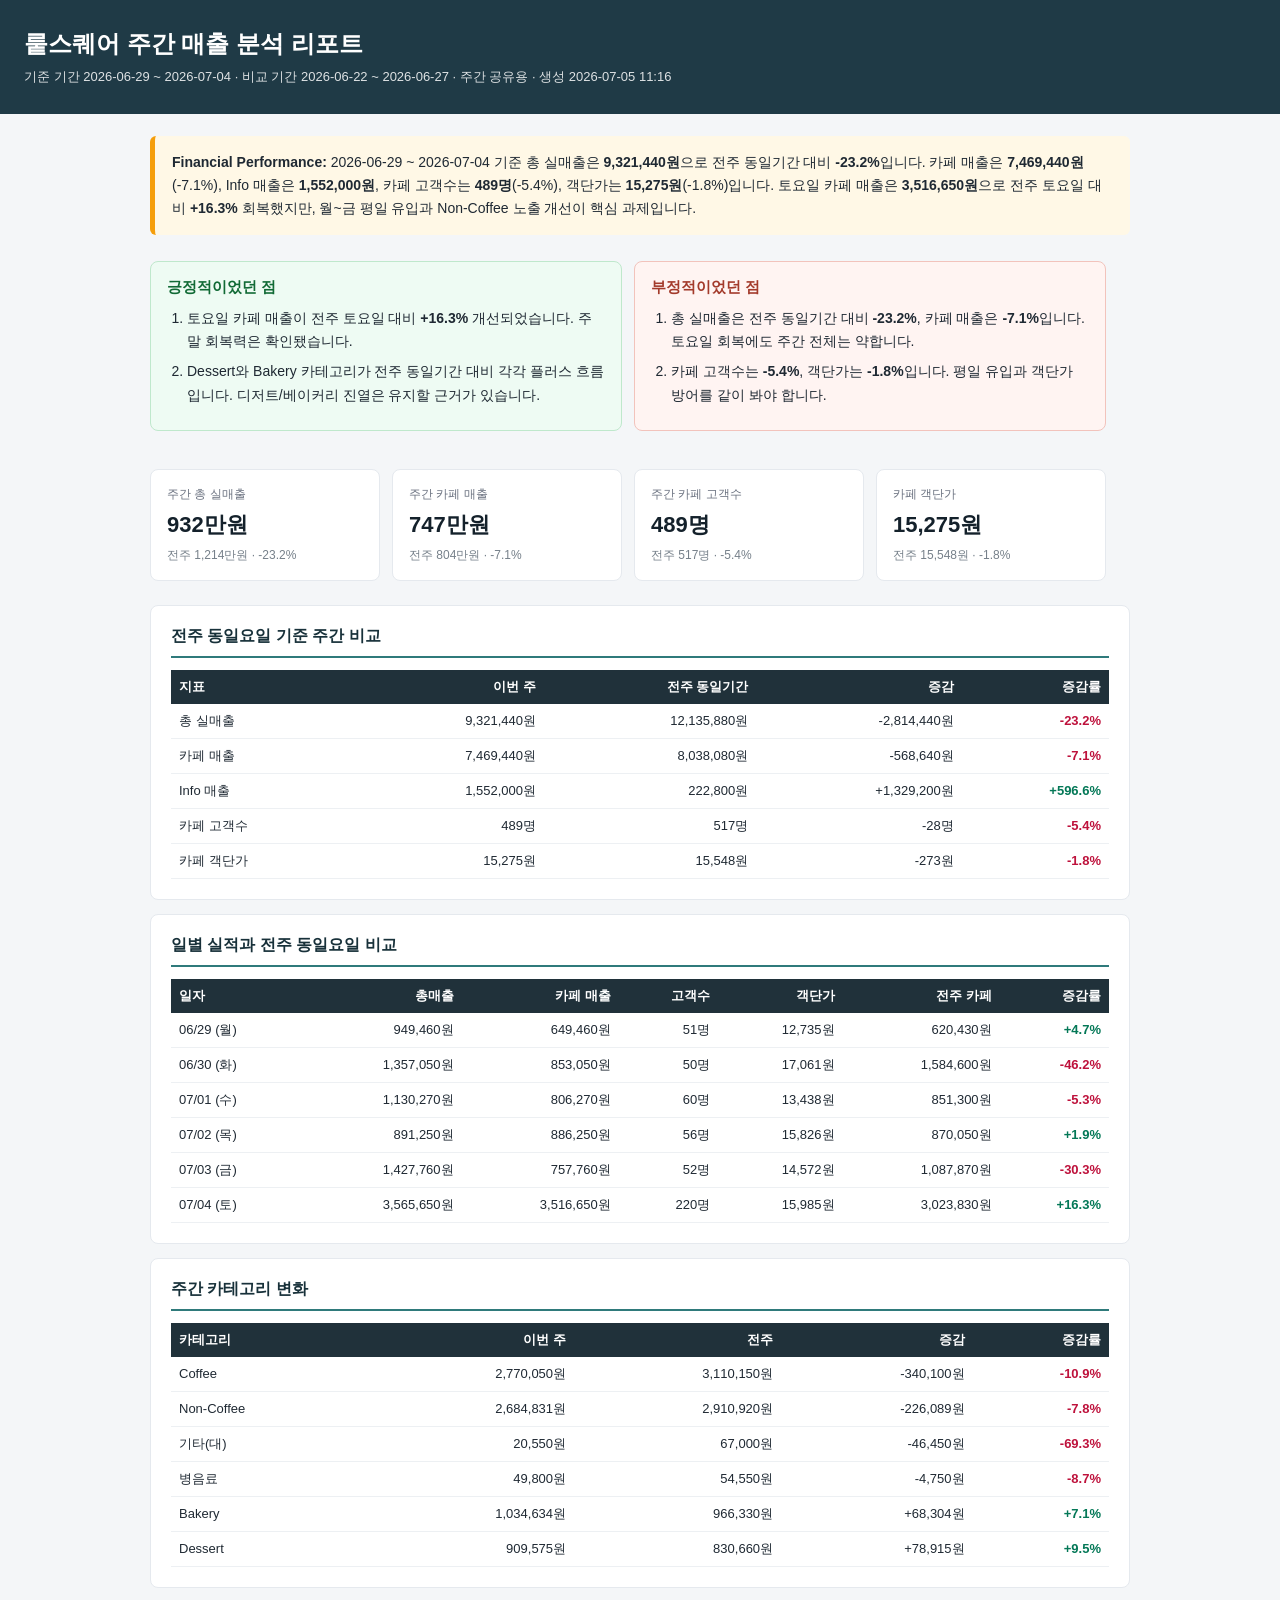
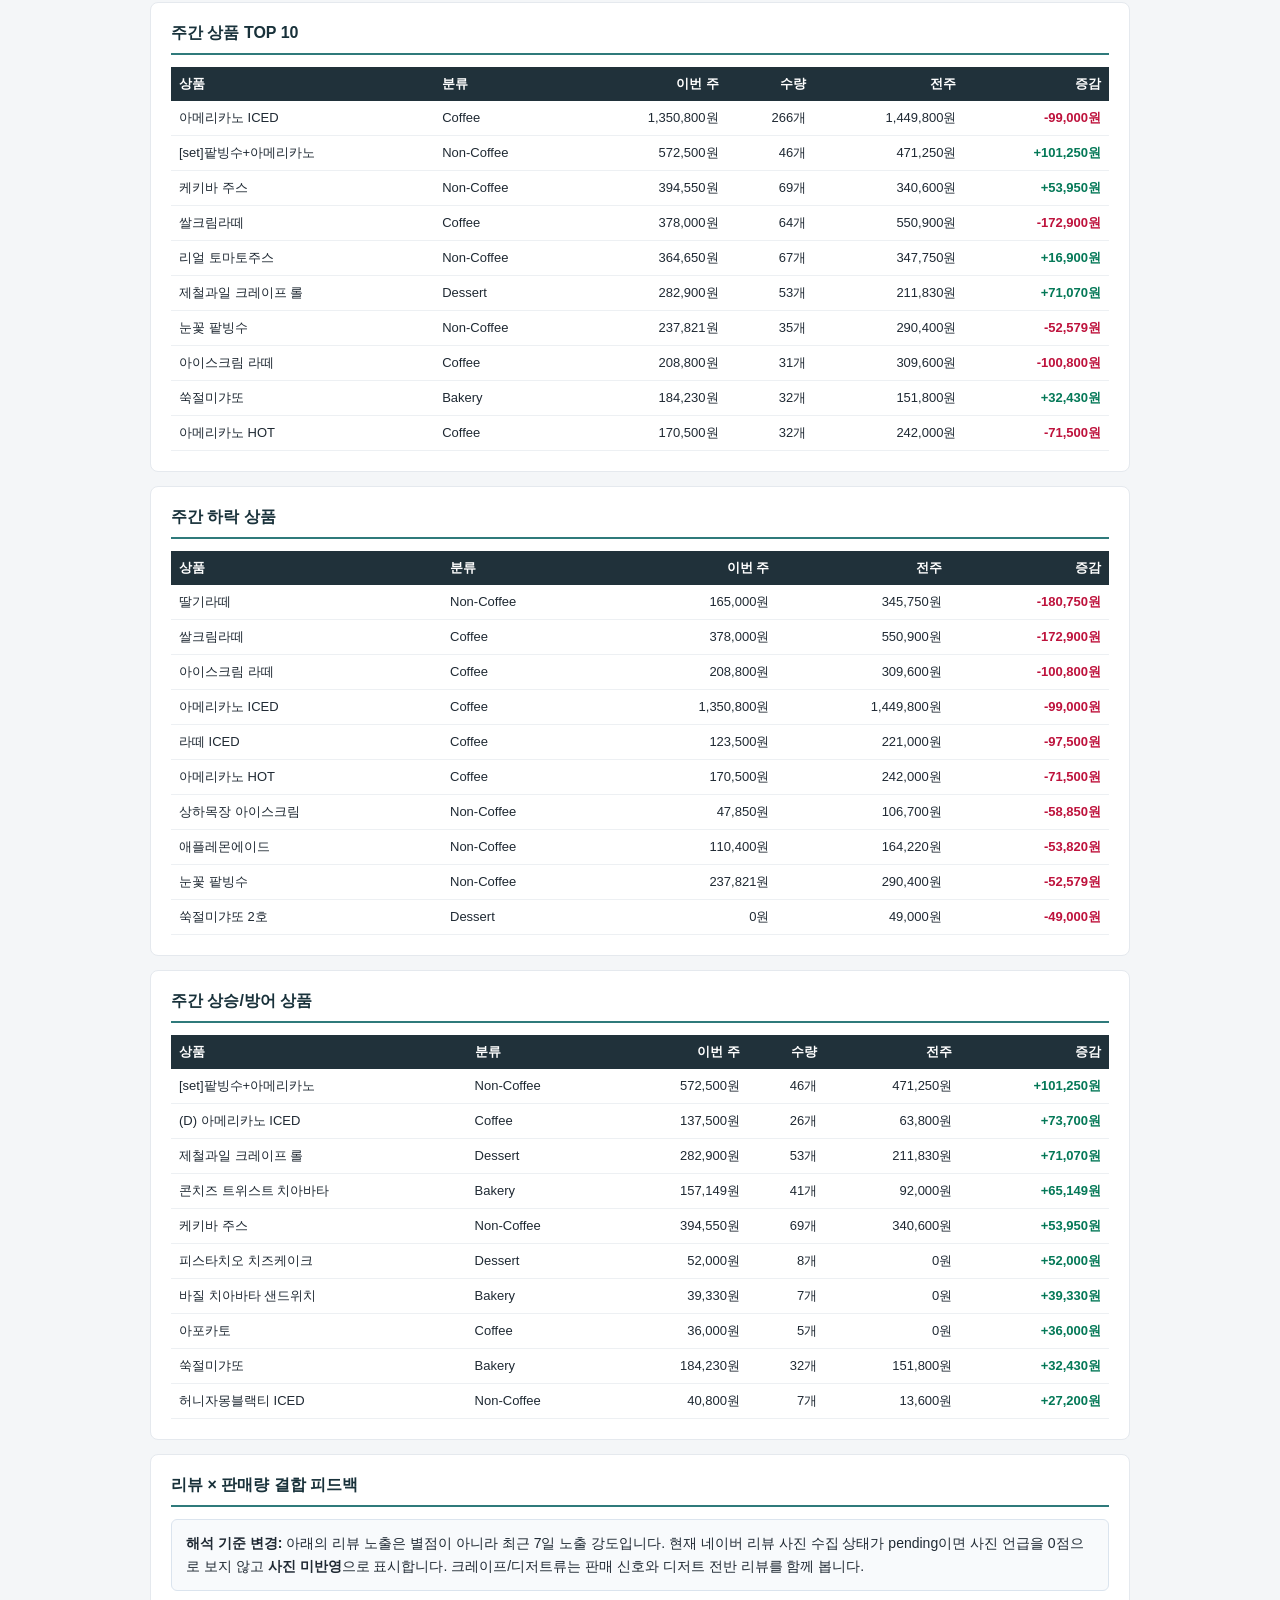
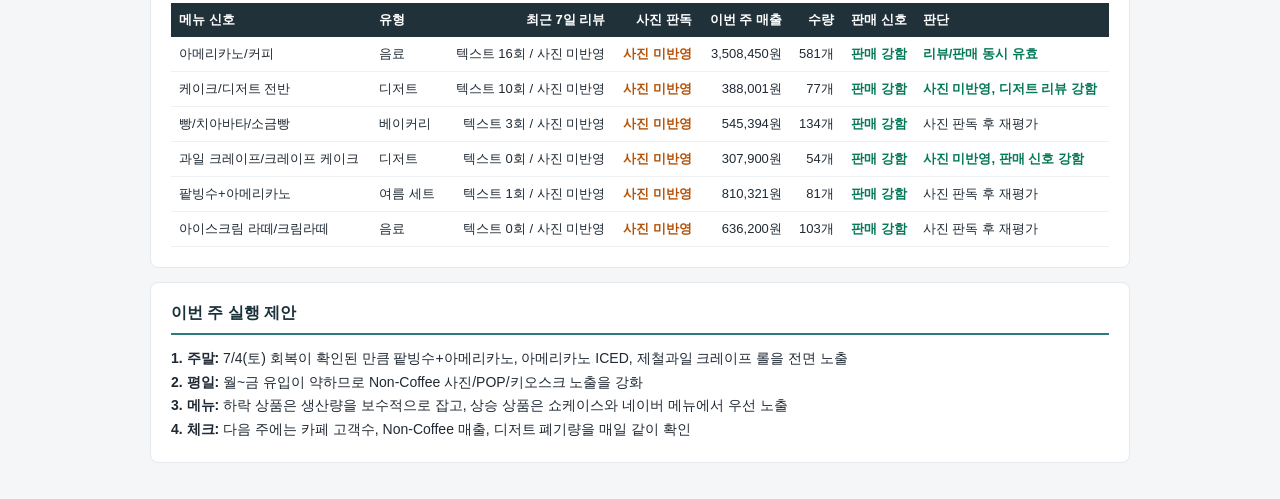
<file: reports/weekly_sales_email_body_20260629_20260704_reviewfix.html>
<!DOCTYPE html>
  <html lang="ko">
  <body style="margin:0;background:#f4f6f8;font-family:Apple SD Gothic Neo,Noto Sans KR,Arial,sans-serif;color:#1f2933;">
    <div style="background:#1f3a46;color:#fff;padding:28px 24px;">
      <h1 style="margin:0 0 8px;font-size:24px;">뤁스퀘어 주간 매출 분석 리포트</h1>
      <div style="font-size:13px;opacity:.85;">기준 기간 2026-06-29 ~ 2026-07-04 · 비교 기간 2026-06-22 ~ 2026-06-27 · 주간 공유용 · 생성 2026-07-05 11:16</div>
    </div>
    <div style="padding:22px;max-width:980px;margin:0 auto;">
      <div style="background:#fff8e6;border-left:5px solid #f59e0b;padding:15px 17px;border-radius:6px;margin-bottom:14px;line-height:1.65;font-size:14px;"><b>Financial Performance:</b> 2026-06-29 ~ 2026-07-04 기준 총 실매출은 <b>9,321,440원</b>으로 전주 동일기간 대비 <b>-23.2%</b>입니다. 카페 매출은 <b>7,469,440원</b>(-7.1%), Info 매출은 <b>1,552,000원</b>, 카페 고객수는 <b>489명</b>(-5.4%), 객단가는 <b>15,275원</b>(-1.8%)입니다. 토요일 카페 매출은 <b>3,516,650원</b>으로 전주 토요일 대비 <b>+16.3%</b> 회복했지만, 월~금 평일 유입과 Non-Coffee 노출 개선이 핵심 과제입니다.</div>
      <table style="width:100%;border-spacing:12px;margin:0 -12px 14px;">
    <tr>
      <td style="background:#eefbf3;border:1px solid #bfe8cc;border-radius:8px;padding:16px;vertical-align:top;width:50%;">
        <div style="font-size:15px;font-weight:800;color:#116a35;margin-bottom:10px;">긍정적이었던 점</div>
        <ol style="margin:0;padding-left:20px;line-height:1.65;font-size:14px;"><li style="margin-bottom:7px;">토요일 카페 매출이 전주 토요일 대비 <b>+16.3%</b> 개선되었습니다. 주말 회복력은 확인됐습니다.</li><li style="margin-bottom:7px;">Dessert와 Bakery 카테고리가 전주 동일기간 대비 각각 플러스 흐름입니다. 디저트/베이커리 진열은 유지할 근거가 있습니다.</li></ol>
      </td>
      <td style="background:#fff4f2;border:1px solid #f2c3bc;border-radius:8px;padding:16px;vertical-align:top;width:50%;">
        <div style="font-size:15px;font-weight:800;color:#a33a2b;margin-bottom:10px;">부정적이었던 점</div>
        <ol style="margin:0;padding-left:20px;line-height:1.65;font-size:14px;"><li style="margin-bottom:7px;">총 실매출은 전주 동일기간 대비 <b>-23.2%</b>, 카페 매출은 <b>-7.1%</b>입니다. 토요일 회복에도 주간 전체는 약합니다.</li><li style="margin-bottom:7px;">카페 고객수는 <b>-5.4%</b>, 객단가는 <b>-1.8%</b>입니다. 평일 유입과 객단가 방어를 같이 봐야 합니다.</li></ol>
      </td>
    </tr>
  </table>
      <table style="width:100%;border-spacing:12px;margin:0 -12px 12px;">
        <tr>
          <td style="background:#fff;border:1px solid #e5e9ee;border-radius:8px;padding:16px;vertical-align:top;width:25%;">
    <div style="font-size:12px;color:#6b7280;margin-bottom:7px;">주간 총 실매출</div>
    <div style="font-size:22px;font-weight:800;color:#14212b;">932만원</div>
    <div style="font-size:12px;color:#76808a;margin-top:7px;">전주 1,214만원 · -23.2%</div>
  </td>
          <td style="background:#fff;border:1px solid #e5e9ee;border-radius:8px;padding:16px;vertical-align:top;width:25%;">
    <div style="font-size:12px;color:#6b7280;margin-bottom:7px;">주간 카페 매출</div>
    <div style="font-size:22px;font-weight:800;color:#14212b;">747만원</div>
    <div style="font-size:12px;color:#76808a;margin-top:7px;">전주 804만원 · -7.1%</div>
  </td>
          <td style="background:#fff;border:1px solid #e5e9ee;border-radius:8px;padding:16px;vertical-align:top;width:25%;">
    <div style="font-size:12px;color:#6b7280;margin-bottom:7px;">주간 카페 고객수</div>
    <div style="font-size:22px;font-weight:800;color:#14212b;">489명</div>
    <div style="font-size:12px;color:#76808a;margin-top:7px;">전주 517명 · -5.4%</div>
  </td>
          <td style="background:#fff;border:1px solid #e5e9ee;border-radius:8px;padding:16px;vertical-align:top;width:25%;">
    <div style="font-size:12px;color:#6b7280;margin-bottom:7px;">카페 객단가</div>
    <div style="font-size:22px;font-weight:800;color:#14212b;">15,275원</div>
    <div style="font-size:12px;color:#76808a;margin-top:7px;">전주 15,548원 · -1.8%</div>
  </td>
        </tr>
      </table>
      <div style="background:#fff;border:1px solid #e5e9ee;border-radius:8px;padding:20px;margin-bottom:14px;">
    <h2 style="font-size:16px;margin:0 0 12px;padding-bottom:9px;border-bottom:2px solid #2f7a7b;color:#18313a;">전주 동일요일 기준 주간 비교</h2>
    <table style="width:100%;border-collapse:collapse;font-size:13px;">
    <tr style="background:#20313a;color:#fff;"><th align="left" style="padding:8px;">지표</th><th align="right" style="padding:8px;">이번 주</th><th align="right" style="padding:8px;">전주 동일기간</th><th align="right" style="padding:8px;">증감</th><th align="right" style="padding:8px;">증감률</th></tr>
    <tr><td style="padding:8px;border-bottom:1px solid #edf0f3;text-align:left;">총 실매출</td><td style="padding:8px;border-bottom:1px solid #edf0f3;text-align:right;">9,321,440원</td><td style="padding:8px;border-bottom:1px solid #edf0f3;text-align:right;">12,135,880원</td><td style="padding:8px;border-bottom:1px solid #edf0f3;text-align:right;">-2,814,440원</td><td style="padding:8px;border-bottom:1px solid #edf0f3;text-align:right;color:#be123c;font-weight:700;">-23.2%</td></tr><tr><td style="padding:8px;border-bottom:1px solid #edf0f3;text-align:left;">카페 매출</td><td style="padding:8px;border-bottom:1px solid #edf0f3;text-align:right;">7,469,440원</td><td style="padding:8px;border-bottom:1px solid #edf0f3;text-align:right;">8,038,080원</td><td style="padding:8px;border-bottom:1px solid #edf0f3;text-align:right;">-568,640원</td><td style="padding:8px;border-bottom:1px solid #edf0f3;text-align:right;color:#be123c;font-weight:700;">-7.1%</td></tr><tr><td style="padding:8px;border-bottom:1px solid #edf0f3;text-align:left;">Info 매출</td><td style="padding:8px;border-bottom:1px solid #edf0f3;text-align:right;">1,552,000원</td><td style="padding:8px;border-bottom:1px solid #edf0f3;text-align:right;">222,800원</td><td style="padding:8px;border-bottom:1px solid #edf0f3;text-align:right;">+1,329,200원</td><td style="padding:8px;border-bottom:1px solid #edf0f3;text-align:right;color:#047857;font-weight:700;">+596.6%</td></tr><tr><td style="padding:8px;border-bottom:1px solid #edf0f3;text-align:left;">카페 고객수</td><td style="padding:8px;border-bottom:1px solid #edf0f3;text-align:right;">489명</td><td style="padding:8px;border-bottom:1px solid #edf0f3;text-align:right;">517명</td><td style="padding:8px;border-bottom:1px solid #edf0f3;text-align:right;">-28명</td><td style="padding:8px;border-bottom:1px solid #edf0f3;text-align:right;color:#be123c;font-weight:700;">-5.4%</td></tr><tr><td style="padding:8px;border-bottom:1px solid #edf0f3;text-align:left;">카페 객단가</td><td style="padding:8px;border-bottom:1px solid #edf0f3;text-align:right;">15,275원</td><td style="padding:8px;border-bottom:1px solid #edf0f3;text-align:right;">15,548원</td><td style="padding:8px;border-bottom:1px solid #edf0f3;text-align:right;">-273원</td><td style="padding:8px;border-bottom:1px solid #edf0f3;text-align:right;color:#be123c;font-weight:700;">-1.8%</td></tr>
  </table>
  </div>
      <div style="background:#fff;border:1px solid #e5e9ee;border-radius:8px;padding:20px;margin-bottom:14px;">
    <h2 style="font-size:16px;margin:0 0 12px;padding-bottom:9px;border-bottom:2px solid #2f7a7b;color:#18313a;">일별 실적과 전주 동일요일 비교</h2>
    <table style="width:100%;border-collapse:collapse;font-size:13px;">
    <tr style="background:#20313a;color:#fff;"><th align="left" style="padding:8px;">일자</th><th align="right" style="padding:8px;">총매출</th><th align="right" style="padding:8px;">카페 매출</th><th align="right" style="padding:8px;">고객수</th><th align="right" style="padding:8px;">객단가</th><th align="right" style="padding:8px;">전주 카페</th><th align="right" style="padding:8px;">증감률</th></tr>
    <tr><td style="padding:8px;border-bottom:1px solid #edf0f3;text-align:left;">06/29 (월)</td><td style="padding:8px;border-bottom:1px solid #edf0f3;text-align:right;">949,460원</td><td style="padding:8px;border-bottom:1px solid #edf0f3;text-align:right;">649,460원</td><td style="padding:8px;border-bottom:1px solid #edf0f3;text-align:right;">51명</td><td style="padding:8px;border-bottom:1px solid #edf0f3;text-align:right;">12,735원</td><td style="padding:8px;border-bottom:1px solid #edf0f3;text-align:right;">620,430원</td><td style="padding:8px;border-bottom:1px solid #edf0f3;text-align:right;color:#047857;font-weight:700;">+4.7%</td></tr><tr><td style="padding:8px;border-bottom:1px solid #edf0f3;text-align:left;">06/30 (화)</td><td style="padding:8px;border-bottom:1px solid #edf0f3;text-align:right;">1,357,050원</td><td style="padding:8px;border-bottom:1px solid #edf0f3;text-align:right;">853,050원</td><td style="padding:8px;border-bottom:1px solid #edf0f3;text-align:right;">50명</td><td style="padding:8px;border-bottom:1px solid #edf0f3;text-align:right;">17,061원</td><td style="padding:8px;border-bottom:1px solid #edf0f3;text-align:right;">1,584,600원</td><td style="padding:8px;border-bottom:1px solid #edf0f3;text-align:right;color:#be123c;font-weight:700;">-46.2%</td></tr><tr><td style="padding:8px;border-bottom:1px solid #edf0f3;text-align:left;">07/01 (수)</td><td style="padding:8px;border-bottom:1px solid #edf0f3;text-align:right;">1,130,270원</td><td style="padding:8px;border-bottom:1px solid #edf0f3;text-align:right;">806,270원</td><td style="padding:8px;border-bottom:1px solid #edf0f3;text-align:right;">60명</td><td style="padding:8px;border-bottom:1px solid #edf0f3;text-align:right;">13,438원</td><td style="padding:8px;border-bottom:1px solid #edf0f3;text-align:right;">851,300원</td><td style="padding:8px;border-bottom:1px solid #edf0f3;text-align:right;color:#be123c;font-weight:700;">-5.3%</td></tr><tr><td style="padding:8px;border-bottom:1px solid #edf0f3;text-align:left;">07/02 (목)</td><td style="padding:8px;border-bottom:1px solid #edf0f3;text-align:right;">891,250원</td><td style="padding:8px;border-bottom:1px solid #edf0f3;text-align:right;">886,250원</td><td style="padding:8px;border-bottom:1px solid #edf0f3;text-align:right;">56명</td><td style="padding:8px;border-bottom:1px solid #edf0f3;text-align:right;">15,826원</td><td style="padding:8px;border-bottom:1px solid #edf0f3;text-align:right;">870,050원</td><td style="padding:8px;border-bottom:1px solid #edf0f3;text-align:right;color:#047857;font-weight:700;">+1.9%</td></tr><tr><td style="padding:8px;border-bottom:1px solid #edf0f3;text-align:left;">07/03 (금)</td><td style="padding:8px;border-bottom:1px solid #edf0f3;text-align:right;">1,427,760원</td><td style="padding:8px;border-bottom:1px solid #edf0f3;text-align:right;">757,760원</td><td style="padding:8px;border-bottom:1px solid #edf0f3;text-align:right;">52명</td><td style="padding:8px;border-bottom:1px solid #edf0f3;text-align:right;">14,572원</td><td style="padding:8px;border-bottom:1px solid #edf0f3;text-align:right;">1,087,870원</td><td style="padding:8px;border-bottom:1px solid #edf0f3;text-align:right;color:#be123c;font-weight:700;">-30.3%</td></tr><tr><td style="padding:8px;border-bottom:1px solid #edf0f3;text-align:left;">07/04 (토)</td><td style="padding:8px;border-bottom:1px solid #edf0f3;text-align:right;">3,565,650원</td><td style="padding:8px;border-bottom:1px solid #edf0f3;text-align:right;">3,516,650원</td><td style="padding:8px;border-bottom:1px solid #edf0f3;text-align:right;">220명</td><td style="padding:8px;border-bottom:1px solid #edf0f3;text-align:right;">15,985원</td><td style="padding:8px;border-bottom:1px solid #edf0f3;text-align:right;">3,023,830원</td><td style="padding:8px;border-bottom:1px solid #edf0f3;text-align:right;color:#047857;font-weight:700;">+16.3%</td></tr>
  </table>
  </div>
      <div style="background:#fff;border:1px solid #e5e9ee;border-radius:8px;padding:20px;margin-bottom:14px;">
    <h2 style="font-size:16px;margin:0 0 12px;padding-bottom:9px;border-bottom:2px solid #2f7a7b;color:#18313a;">주간 카테고리 변화</h2>
    <table style="width:100%;border-collapse:collapse;font-size:13px;">
    <tr style="background:#20313a;color:#fff;"><th align="left" style="padding:8px;">카테고리</th><th align="right" style="padding:8px;">이번 주</th><th align="right" style="padding:8px;">전주</th><th align="right" style="padding:8px;">증감</th><th align="right" style="padding:8px;">증감률</th></tr>
    <tr><td style="padding:8px;border-bottom:1px solid #edf0f3;text-align:left;">Coffee</td><td style="padding:8px;border-bottom:1px solid #edf0f3;text-align:right;">2,770,050원</td><td style="padding:8px;border-bottom:1px solid #edf0f3;text-align:right;">3,110,150원</td><td style="padding:8px;border-bottom:1px solid #edf0f3;text-align:right;">-340,100원</td><td style="padding:8px;border-bottom:1px solid #edf0f3;text-align:right;color:#be123c;font-weight:700;">-10.9%</td></tr><tr><td style="padding:8px;border-bottom:1px solid #edf0f3;text-align:left;">Non-Coffee</td><td style="padding:8px;border-bottom:1px solid #edf0f3;text-align:right;">2,684,831원</td><td style="padding:8px;border-bottom:1px solid #edf0f3;text-align:right;">2,910,920원</td><td style="padding:8px;border-bottom:1px solid #edf0f3;text-align:right;">-226,089원</td><td style="padding:8px;border-bottom:1px solid #edf0f3;text-align:right;color:#be123c;font-weight:700;">-7.8%</td></tr><tr><td style="padding:8px;border-bottom:1px solid #edf0f3;text-align:left;">기타(대)</td><td style="padding:8px;border-bottom:1px solid #edf0f3;text-align:right;">20,550원</td><td style="padding:8px;border-bottom:1px solid #edf0f3;text-align:right;">67,000원</td><td style="padding:8px;border-bottom:1px solid #edf0f3;text-align:right;">-46,450원</td><td style="padding:8px;border-bottom:1px solid #edf0f3;text-align:right;color:#be123c;font-weight:700;">-69.3%</td></tr><tr><td style="padding:8px;border-bottom:1px solid #edf0f3;text-align:left;">병음료</td><td style="padding:8px;border-bottom:1px solid #edf0f3;text-align:right;">49,800원</td><td style="padding:8px;border-bottom:1px solid #edf0f3;text-align:right;">54,550원</td><td style="padding:8px;border-bottom:1px solid #edf0f3;text-align:right;">-4,750원</td><td style="padding:8px;border-bottom:1px solid #edf0f3;text-align:right;color:#be123c;font-weight:700;">-8.7%</td></tr><tr><td style="padding:8px;border-bottom:1px solid #edf0f3;text-align:left;">Bakery</td><td style="padding:8px;border-bottom:1px solid #edf0f3;text-align:right;">1,034,634원</td><td style="padding:8px;border-bottom:1px solid #edf0f3;text-align:right;">966,330원</td><td style="padding:8px;border-bottom:1px solid #edf0f3;text-align:right;">+68,304원</td><td style="padding:8px;border-bottom:1px solid #edf0f3;text-align:right;color:#047857;font-weight:700;">+7.1%</td></tr><tr><td style="padding:8px;border-bottom:1px solid #edf0f3;text-align:left;">Dessert</td><td style="padding:8px;border-bottom:1px solid #edf0f3;text-align:right;">909,575원</td><td style="padding:8px;border-bottom:1px solid #edf0f3;text-align:right;">830,660원</td><td style="padding:8px;border-bottom:1px solid #edf0f3;text-align:right;">+78,915원</td><td style="padding:8px;border-bottom:1px solid #edf0f3;text-align:right;color:#047857;font-weight:700;">+9.5%</td></tr>
  </table>
  </div>
      <div style="background:#fff;border:1px solid #e5e9ee;border-radius:8px;padding:20px;margin-bottom:14px;">
    <h2 style="font-size:16px;margin:0 0 12px;padding-bottom:9px;border-bottom:2px solid #2f7a7b;color:#18313a;">주간 상품 TOP 10</h2>
    <table style="width:100%;border-collapse:collapse;font-size:13px;">
    <tr style="background:#20313a;color:#fff;"><th align="left" style="padding:8px;">상품</th><th align="left" style="padding:8px;">분류</th><th align="right" style="padding:8px;">이번 주</th><th align="right" style="padding:8px;">수량</th><th align="right" style="padding:8px;">전주</th><th align="right" style="padding:8px;">증감</th></tr>
    <tr><td style="padding:8px;border-bottom:1px solid #edf0f3;text-align:left;">아메리카노 ICED</td><td style="padding:8px;border-bottom:1px solid #edf0f3;text-align:left;">Coffee</td><td style="padding:8px;border-bottom:1px solid #edf0f3;text-align:right;">1,350,800원</td><td style="padding:8px;border-bottom:1px solid #edf0f3;text-align:right;">266개</td><td style="padding:8px;border-bottom:1px solid #edf0f3;text-align:right;">1,449,800원</td><td style="padding:8px;border-bottom:1px solid #edf0f3;text-align:right;color:#be123c;font-weight:700;">-99,000원</td></tr><tr><td style="padding:8px;border-bottom:1px solid #edf0f3;text-align:left;">[set]팥빙수+아메리카노</td><td style="padding:8px;border-bottom:1px solid #edf0f3;text-align:left;">Non-Coffee</td><td style="padding:8px;border-bottom:1px solid #edf0f3;text-align:right;">572,500원</td><td style="padding:8px;border-bottom:1px solid #edf0f3;text-align:right;">46개</td><td style="padding:8px;border-bottom:1px solid #edf0f3;text-align:right;">471,250원</td><td style="padding:8px;border-bottom:1px solid #edf0f3;text-align:right;color:#047857;font-weight:700;">+101,250원</td></tr><tr><td style="padding:8px;border-bottom:1px solid #edf0f3;text-align:left;">케키바 주스</td><td style="padding:8px;border-bottom:1px solid #edf0f3;text-align:left;">Non-Coffee</td><td style="padding:8px;border-bottom:1px solid #edf0f3;text-align:right;">394,550원</td><td style="padding:8px;border-bottom:1px solid #edf0f3;text-align:right;">69개</td><td style="padding:8px;border-bottom:1px solid #edf0f3;text-align:right;">340,600원</td><td style="padding:8px;border-bottom:1px solid #edf0f3;text-align:right;color:#047857;font-weight:700;">+53,950원</td></tr><tr><td style="padding:8px;border-bottom:1px solid #edf0f3;text-align:left;">쌀크림라떼</td><td style="padding:8px;border-bottom:1px solid #edf0f3;text-align:left;">Coffee</td><td style="padding:8px;border-bottom:1px solid #edf0f3;text-align:right;">378,000원</td><td style="padding:8px;border-bottom:1px solid #edf0f3;text-align:right;">64개</td><td style="padding:8px;border-bottom:1px solid #edf0f3;text-align:right;">550,900원</td><td style="padding:8px;border-bottom:1px solid #edf0f3;text-align:right;color:#be123c;font-weight:700;">-172,900원</td></tr><tr><td style="padding:8px;border-bottom:1px solid #edf0f3;text-align:left;">리얼 토마토주스</td><td style="padding:8px;border-bottom:1px solid #edf0f3;text-align:left;">Non-Coffee</td><td style="padding:8px;border-bottom:1px solid #edf0f3;text-align:right;">364,650원</td><td style="padding:8px;border-bottom:1px solid #edf0f3;text-align:right;">67개</td><td style="padding:8px;border-bottom:1px solid #edf0f3;text-align:right;">347,750원</td><td style="padding:8px;border-bottom:1px solid #edf0f3;text-align:right;color:#047857;font-weight:700;">+16,900원</td></tr><tr><td style="padding:8px;border-bottom:1px solid #edf0f3;text-align:left;">제철과일 크레이프 롤</td><td style="padding:8px;border-bottom:1px solid #edf0f3;text-align:left;">Dessert</td><td style="padding:8px;border-bottom:1px solid #edf0f3;text-align:right;">282,900원</td><td style="padding:8px;border-bottom:1px solid #edf0f3;text-align:right;">53개</td><td style="padding:8px;border-bottom:1px solid #edf0f3;text-align:right;">211,830원</td><td style="padding:8px;border-bottom:1px solid #edf0f3;text-align:right;color:#047857;font-weight:700;">+71,070원</td></tr><tr><td style="padding:8px;border-bottom:1px solid #edf0f3;text-align:left;">눈꽃 팥빙수</td><td style="padding:8px;border-bottom:1px solid #edf0f3;text-align:left;">Non-Coffee</td><td style="padding:8px;border-bottom:1px solid #edf0f3;text-align:right;">237,821원</td><td style="padding:8px;border-bottom:1px solid #edf0f3;text-align:right;">35개</td><td style="padding:8px;border-bottom:1px solid #edf0f3;text-align:right;">290,400원</td><td style="padding:8px;border-bottom:1px solid #edf0f3;text-align:right;color:#be123c;font-weight:700;">-52,579원</td></tr><tr><td style="padding:8px;border-bottom:1px solid #edf0f3;text-align:left;">아이스크림 라떼</td><td style="padding:8px;border-bottom:1px solid #edf0f3;text-align:left;">Coffee</td><td style="padding:8px;border-bottom:1px solid #edf0f3;text-align:right;">208,800원</td><td style="padding:8px;border-bottom:1px solid #edf0f3;text-align:right;">31개</td><td style="padding:8px;border-bottom:1px solid #edf0f3;text-align:right;">309,600원</td><td style="padding:8px;border-bottom:1px solid #edf0f3;text-align:right;color:#be123c;font-weight:700;">-100,800원</td></tr><tr><td style="padding:8px;border-bottom:1px solid #edf0f3;text-align:left;">쑥절미갸또</td><td style="padding:8px;border-bottom:1px solid #edf0f3;text-align:left;">Bakery</td><td style="padding:8px;border-bottom:1px solid #edf0f3;text-align:right;">184,230원</td><td style="padding:8px;border-bottom:1px solid #edf0f3;text-align:right;">32개</td><td style="padding:8px;border-bottom:1px solid #edf0f3;text-align:right;">151,800원</td><td style="padding:8px;border-bottom:1px solid #edf0f3;text-align:right;color:#047857;font-weight:700;">+32,430원</td></tr><tr><td style="padding:8px;border-bottom:1px solid #edf0f3;text-align:left;">아메리카노 HOT</td><td style="padding:8px;border-bottom:1px solid #edf0f3;text-align:left;">Coffee</td><td style="padding:8px;border-bottom:1px solid #edf0f3;text-align:right;">170,500원</td><td style="padding:8px;border-bottom:1px solid #edf0f3;text-align:right;">32개</td><td style="padding:8px;border-bottom:1px solid #edf0f3;text-align:right;">242,000원</td><td style="padding:8px;border-bottom:1px solid #edf0f3;text-align:right;color:#be123c;font-weight:700;">-71,500원</td></tr>
  </table>
  </div>
      <div style="background:#fff;border:1px solid #e5e9ee;border-radius:8px;padding:20px;margin-bottom:14px;">
    <h2 style="font-size:16px;margin:0 0 12px;padding-bottom:9px;border-bottom:2px solid #2f7a7b;color:#18313a;">주간 하락 상품</h2>
    <table style="width:100%;border-collapse:collapse;font-size:13px;">
    <tr style="background:#20313a;color:#fff;"><th align="left" style="padding:8px;">상품</th><th align="left" style="padding:8px;">분류</th><th align="right" style="padding:8px;">이번 주</th><th align="right" style="padding:8px;">전주</th><th align="right" style="padding:8px;">증감</th></tr>
    <tr><td style="padding:8px;border-bottom:1px solid #edf0f3;text-align:left;">딸기라떼</td><td style="padding:8px;border-bottom:1px solid #edf0f3;text-align:left;">Non-Coffee</td><td style="padding:8px;border-bottom:1px solid #edf0f3;text-align:right;">165,000원</td><td style="padding:8px;border-bottom:1px solid #edf0f3;text-align:right;">345,750원</td><td style="padding:8px;border-bottom:1px solid #edf0f3;text-align:right;color:#be123c;font-weight:700;">-180,750원</td></tr><tr><td style="padding:8px;border-bottom:1px solid #edf0f3;text-align:left;">쌀크림라떼</td><td style="padding:8px;border-bottom:1px solid #edf0f3;text-align:left;">Coffee</td><td style="padding:8px;border-bottom:1px solid #edf0f3;text-align:right;">378,000원</td><td style="padding:8px;border-bottom:1px solid #edf0f3;text-align:right;">550,900원</td><td style="padding:8px;border-bottom:1px solid #edf0f3;text-align:right;color:#be123c;font-weight:700;">-172,900원</td></tr><tr><td style="padding:8px;border-bottom:1px solid #edf0f3;text-align:left;">아이스크림 라떼</td><td style="padding:8px;border-bottom:1px solid #edf0f3;text-align:left;">Coffee</td><td style="padding:8px;border-bottom:1px solid #edf0f3;text-align:right;">208,800원</td><td style="padding:8px;border-bottom:1px solid #edf0f3;text-align:right;">309,600원</td><td style="padding:8px;border-bottom:1px solid #edf0f3;text-align:right;color:#be123c;font-weight:700;">-100,800원</td></tr><tr><td style="padding:8px;border-bottom:1px solid #edf0f3;text-align:left;">아메리카노 ICED</td><td style="padding:8px;border-bottom:1px solid #edf0f3;text-align:left;">Coffee</td><td style="padding:8px;border-bottom:1px solid #edf0f3;text-align:right;">1,350,800원</td><td style="padding:8px;border-bottom:1px solid #edf0f3;text-align:right;">1,449,800원</td><td style="padding:8px;border-bottom:1px solid #edf0f3;text-align:right;color:#be123c;font-weight:700;">-99,000원</td></tr><tr><td style="padding:8px;border-bottom:1px solid #edf0f3;text-align:left;">라떼 ICED</td><td style="padding:8px;border-bottom:1px solid #edf0f3;text-align:left;">Coffee</td><td style="padding:8px;border-bottom:1px solid #edf0f3;text-align:right;">123,500원</td><td style="padding:8px;border-bottom:1px solid #edf0f3;text-align:right;">221,000원</td><td style="padding:8px;border-bottom:1px solid #edf0f3;text-align:right;color:#be123c;font-weight:700;">-97,500원</td></tr><tr><td style="padding:8px;border-bottom:1px solid #edf0f3;text-align:left;">아메리카노 HOT</td><td style="padding:8px;border-bottom:1px solid #edf0f3;text-align:left;">Coffee</td><td style="padding:8px;border-bottom:1px solid #edf0f3;text-align:right;">170,500원</td><td style="padding:8px;border-bottom:1px solid #edf0f3;text-align:right;">242,000원</td><td style="padding:8px;border-bottom:1px solid #edf0f3;text-align:right;color:#be123c;font-weight:700;">-71,500원</td></tr><tr><td style="padding:8px;border-bottom:1px solid #edf0f3;text-align:left;">상하목장 아이스크림</td><td style="padding:8px;border-bottom:1px solid #edf0f3;text-align:left;">Non-Coffee</td><td style="padding:8px;border-bottom:1px solid #edf0f3;text-align:right;">47,850원</td><td style="padding:8px;border-bottom:1px solid #edf0f3;text-align:right;">106,700원</td><td style="padding:8px;border-bottom:1px solid #edf0f3;text-align:right;color:#be123c;font-weight:700;">-58,850원</td></tr><tr><td style="padding:8px;border-bottom:1px solid #edf0f3;text-align:left;">애플레몬에이드</td><td style="padding:8px;border-bottom:1px solid #edf0f3;text-align:left;">Non-Coffee</td><td style="padding:8px;border-bottom:1px solid #edf0f3;text-align:right;">110,400원</td><td style="padding:8px;border-bottom:1px solid #edf0f3;text-align:right;">164,220원</td><td style="padding:8px;border-bottom:1px solid #edf0f3;text-align:right;color:#be123c;font-weight:700;">-53,820원</td></tr><tr><td style="padding:8px;border-bottom:1px solid #edf0f3;text-align:left;">눈꽃 팥빙수</td><td style="padding:8px;border-bottom:1px solid #edf0f3;text-align:left;">Non-Coffee</td><td style="padding:8px;border-bottom:1px solid #edf0f3;text-align:right;">237,821원</td><td style="padding:8px;border-bottom:1px solid #edf0f3;text-align:right;">290,400원</td><td style="padding:8px;border-bottom:1px solid #edf0f3;text-align:right;color:#be123c;font-weight:700;">-52,579원</td></tr><tr><td style="padding:8px;border-bottom:1px solid #edf0f3;text-align:left;">쑥절미갸또 2호</td><td style="padding:8px;border-bottom:1px solid #edf0f3;text-align:left;">Dessert</td><td style="padding:8px;border-bottom:1px solid #edf0f3;text-align:right;">0원</td><td style="padding:8px;border-bottom:1px solid #edf0f3;text-align:right;">49,000원</td><td style="padding:8px;border-bottom:1px solid #edf0f3;text-align:right;color:#be123c;font-weight:700;">-49,000원</td></tr>
  </table>
  </div>
      <div style="background:#fff;border:1px solid #e5e9ee;border-radius:8px;padding:20px;margin-bottom:14px;">
    <h2 style="font-size:16px;margin:0 0 12px;padding-bottom:9px;border-bottom:2px solid #2f7a7b;color:#18313a;">주간 상승/방어 상품</h2>
    <table style="width:100%;border-collapse:collapse;font-size:13px;">
    <tr style="background:#20313a;color:#fff;"><th align="left" style="padding:8px;">상품</th><th align="left" style="padding:8px;">분류</th><th align="right" style="padding:8px;">이번 주</th><th align="right" style="padding:8px;">수량</th><th align="right" style="padding:8px;">전주</th><th align="right" style="padding:8px;">증감</th></tr>
    <tr><td style="padding:8px;border-bottom:1px solid #edf0f3;text-align:left;">[set]팥빙수+아메리카노</td><td style="padding:8px;border-bottom:1px solid #edf0f3;text-align:left;">Non-Coffee</td><td style="padding:8px;border-bottom:1px solid #edf0f3;text-align:right;">572,500원</td><td style="padding:8px;border-bottom:1px solid #edf0f3;text-align:right;">46개</td><td style="padding:8px;border-bottom:1px solid #edf0f3;text-align:right;">471,250원</td><td style="padding:8px;border-bottom:1px solid #edf0f3;text-align:right;color:#047857;font-weight:700;">+101,250원</td></tr><tr><td style="padding:8px;border-bottom:1px solid #edf0f3;text-align:left;">(D) 아메리카노 ICED</td><td style="padding:8px;border-bottom:1px solid #edf0f3;text-align:left;">Coffee</td><td style="padding:8px;border-bottom:1px solid #edf0f3;text-align:right;">137,500원</td><td style="padding:8px;border-bottom:1px solid #edf0f3;text-align:right;">26개</td><td style="padding:8px;border-bottom:1px solid #edf0f3;text-align:right;">63,800원</td><td style="padding:8px;border-bottom:1px solid #edf0f3;text-align:right;color:#047857;font-weight:700;">+73,700원</td></tr><tr><td style="padding:8px;border-bottom:1px solid #edf0f3;text-align:left;">제철과일 크레이프 롤</td><td style="padding:8px;border-bottom:1px solid #edf0f3;text-align:left;">Dessert</td><td style="padding:8px;border-bottom:1px solid #edf0f3;text-align:right;">282,900원</td><td style="padding:8px;border-bottom:1px solid #edf0f3;text-align:right;">53개</td><td style="padding:8px;border-bottom:1px solid #edf0f3;text-align:right;">211,830원</td><td style="padding:8px;border-bottom:1px solid #edf0f3;text-align:right;color:#047857;font-weight:700;">+71,070원</td></tr><tr><td style="padding:8px;border-bottom:1px solid #edf0f3;text-align:left;">콘치즈 트위스트 치아바타</td><td style="padding:8px;border-bottom:1px solid #edf0f3;text-align:left;">Bakery</td><td style="padding:8px;border-bottom:1px solid #edf0f3;text-align:right;">157,149원</td><td style="padding:8px;border-bottom:1px solid #edf0f3;text-align:right;">41개</td><td style="padding:8px;border-bottom:1px solid #edf0f3;text-align:right;">92,000원</td><td style="padding:8px;border-bottom:1px solid #edf0f3;text-align:right;color:#047857;font-weight:700;">+65,149원</td></tr><tr><td style="padding:8px;border-bottom:1px solid #edf0f3;text-align:left;">케키바 주스</td><td style="padding:8px;border-bottom:1px solid #edf0f3;text-align:left;">Non-Coffee</td><td style="padding:8px;border-bottom:1px solid #edf0f3;text-align:right;">394,550원</td><td style="padding:8px;border-bottom:1px solid #edf0f3;text-align:right;">69개</td><td style="padding:8px;border-bottom:1px solid #edf0f3;text-align:right;">340,600원</td><td style="padding:8px;border-bottom:1px solid #edf0f3;text-align:right;color:#047857;font-weight:700;">+53,950원</td></tr><tr><td style="padding:8px;border-bottom:1px solid #edf0f3;text-align:left;">피스타치오 치즈케이크</td><td style="padding:8px;border-bottom:1px solid #edf0f3;text-align:left;">Dessert</td><td style="padding:8px;border-bottom:1px solid #edf0f3;text-align:right;">52,000원</td><td style="padding:8px;border-bottom:1px solid #edf0f3;text-align:right;">8개</td><td style="padding:8px;border-bottom:1px solid #edf0f3;text-align:right;">0원</td><td style="padding:8px;border-bottom:1px solid #edf0f3;text-align:right;color:#047857;font-weight:700;">+52,000원</td></tr><tr><td style="padding:8px;border-bottom:1px solid #edf0f3;text-align:left;">바질 치아바타 샌드위치</td><td style="padding:8px;border-bottom:1px solid #edf0f3;text-align:left;">Bakery</td><td style="padding:8px;border-bottom:1px solid #edf0f3;text-align:right;">39,330원</td><td style="padding:8px;border-bottom:1px solid #edf0f3;text-align:right;">7개</td><td style="padding:8px;border-bottom:1px solid #edf0f3;text-align:right;">0원</td><td style="padding:8px;border-bottom:1px solid #edf0f3;text-align:right;color:#047857;font-weight:700;">+39,330원</td></tr><tr><td style="padding:8px;border-bottom:1px solid #edf0f3;text-align:left;">아포카토</td><td style="padding:8px;border-bottom:1px solid #edf0f3;text-align:left;">Coffee</td><td style="padding:8px;border-bottom:1px solid #edf0f3;text-align:right;">36,000원</td><td style="padding:8px;border-bottom:1px solid #edf0f3;text-align:right;">5개</td><td style="padding:8px;border-bottom:1px solid #edf0f3;text-align:right;">0원</td><td style="padding:8px;border-bottom:1px solid #edf0f3;text-align:right;color:#047857;font-weight:700;">+36,000원</td></tr><tr><td style="padding:8px;border-bottom:1px solid #edf0f3;text-align:left;">쑥절미갸또</td><td style="padding:8px;border-bottom:1px solid #edf0f3;text-align:left;">Bakery</td><td style="padding:8px;border-bottom:1px solid #edf0f3;text-align:right;">184,230원</td><td style="padding:8px;border-bottom:1px solid #edf0f3;text-align:right;">32개</td><td style="padding:8px;border-bottom:1px solid #edf0f3;text-align:right;">151,800원</td><td style="padding:8px;border-bottom:1px solid #edf0f3;text-align:right;color:#047857;font-weight:700;">+32,430원</td></tr><tr><td style="padding:8px;border-bottom:1px solid #edf0f3;text-align:left;">허니자몽블랙티 ICED</td><td style="padding:8px;border-bottom:1px solid #edf0f3;text-align:left;">Non-Coffee</td><td style="padding:8px;border-bottom:1px solid #edf0f3;text-align:right;">40,800원</td><td style="padding:8px;border-bottom:1px solid #edf0f3;text-align:right;">7개</td><td style="padding:8px;border-bottom:1px solid #edf0f3;text-align:right;">13,600원</td><td style="padding:8px;border-bottom:1px solid #edf0f3;text-align:right;color:#047857;font-weight:700;">+27,200원</td></tr>
  </table>
  </div>
      <div style="background:#fff;border:1px solid #e5e9ee;border-radius:8px;padding:20px;margin-bottom:14px;">
    <h2 style="font-size:16px;margin:0 0 12px;padding-bottom:9px;border-bottom:2px solid #2f7a7b;color:#18313a;">리뷰 × 판매량 결합 피드백</h2>
    
        <div style="background:#f8fafc;border:1px solid #dbe4ee;border-radius:6px;padding:12px 14px;margin-bottom:12px;line-height:1.65;font-size:14px;">
          <b>해석 기준 변경:</b> 아래의 리뷰 노출은 별점이 아니라 최근 7일 노출 강도입니다. 현재 네이버 리뷰 사진 수집 상태가 pending이면 사진 언급을 0점으로 보지 않고 <b>사진 미반영</b>으로 표시합니다. 크레이프/디저트류는 판매 신호와 디저트 전반 리뷰를 함께 봅니다.
        </div>
      <table style="width:100%;border-collapse:collapse;font-size:13px;">
    <tr style="background:#20313a;color:#fff;"><th align="left" style="padding:8px;">메뉴 신호</th><th align="left" style="padding:8px;">유형</th><th align="right" style="padding:8px;">최근 7일 리뷰</th><th align="right" style="padding:8px;">사진 판독</th><th align="right" style="padding:8px;">이번 주 매출</th><th align="right" style="padding:8px;">수량</th><th align="right" style="padding:8px;">판매 신호</th><th align="left" style="padding:8px;">판단</th></tr>
    <tr><td style="padding:8px;border-bottom:1px solid #edf0f3;text-align:left;">아메리카노/커피</td><td style="padding:8px;border-bottom:1px solid #edf0f3;text-align:left;">음료</td><td style="padding:8px;border-bottom:1px solid #edf0f3;text-align:right;">텍스트 16회 / 사진 미반영</td><td style="padding:8px;border-bottom:1px solid #edf0f3;text-align:right;color:#b45309;font-weight:700;">사진 미반영</td><td style="padding:8px;border-bottom:1px solid #edf0f3;text-align:right;">3,508,450원</td><td style="padding:8px;border-bottom:1px solid #edf0f3;text-align:right;">581개</td><td style="padding:8px;border-bottom:1px solid #edf0f3;text-align:right;color:#047857;font-weight:700;">판매 강함</td><td style="padding:8px;border-bottom:1px solid #edf0f3;text-align:left;color:#047857;font-weight:700;">리뷰/판매 동시 유효</td></tr><tr><td style="padding:8px;border-bottom:1px solid #edf0f3;text-align:left;">케이크/디저트 전반</td><td style="padding:8px;border-bottom:1px solid #edf0f3;text-align:left;">디저트</td><td style="padding:8px;border-bottom:1px solid #edf0f3;text-align:right;">텍스트 10회 / 사진 미반영</td><td style="padding:8px;border-bottom:1px solid #edf0f3;text-align:right;color:#b45309;font-weight:700;">사진 미반영</td><td style="padding:8px;border-bottom:1px solid #edf0f3;text-align:right;">388,001원</td><td style="padding:8px;border-bottom:1px solid #edf0f3;text-align:right;">77개</td><td style="padding:8px;border-bottom:1px solid #edf0f3;text-align:right;color:#047857;font-weight:700;">판매 강함</td><td style="padding:8px;border-bottom:1px solid #edf0f3;text-align:left;color:#047857;font-weight:700;">사진 미반영, 디저트 리뷰 강함</td></tr><tr><td style="padding:8px;border-bottom:1px solid #edf0f3;text-align:left;">빵/치아바타/소금빵</td><td style="padding:8px;border-bottom:1px solid #edf0f3;text-align:left;">베이커리</td><td style="padding:8px;border-bottom:1px solid #edf0f3;text-align:right;">텍스트 3회 / 사진 미반영</td><td style="padding:8px;border-bottom:1px solid #edf0f3;text-align:right;color:#b45309;font-weight:700;">사진 미반영</td><td style="padding:8px;border-bottom:1px solid #edf0f3;text-align:right;">545,394원</td><td style="padding:8px;border-bottom:1px solid #edf0f3;text-align:right;">134개</td><td style="padding:8px;border-bottom:1px solid #edf0f3;text-align:right;color:#047857;font-weight:700;">판매 강함</td><td style="padding:8px;border-bottom:1px solid #edf0f3;text-align:left;color:#1f2933;">사진 판독 후 재평가</td></tr><tr><td style="padding:8px;border-bottom:1px solid #edf0f3;text-align:left;">과일 크레이프/크레이프 케이크</td><td style="padding:8px;border-bottom:1px solid #edf0f3;text-align:left;">디저트</td><td style="padding:8px;border-bottom:1px solid #edf0f3;text-align:right;">텍스트 0회 / 사진 미반영</td><td style="padding:8px;border-bottom:1px solid #edf0f3;text-align:right;color:#b45309;font-weight:700;">사진 미반영</td><td style="padding:8px;border-bottom:1px solid #edf0f3;text-align:right;">307,900원</td><td style="padding:8px;border-bottom:1px solid #edf0f3;text-align:right;">54개</td><td style="padding:8px;border-bottom:1px solid #edf0f3;text-align:right;color:#047857;font-weight:700;">판매 강함</td><td style="padding:8px;border-bottom:1px solid #edf0f3;text-align:left;color:#047857;font-weight:700;">사진 미반영, 판매 신호 강함</td></tr><tr><td style="padding:8px;border-bottom:1px solid #edf0f3;text-align:left;">팥빙수+아메리카노</td><td style="padding:8px;border-bottom:1px solid #edf0f3;text-align:left;">여름 세트</td><td style="padding:8px;border-bottom:1px solid #edf0f3;text-align:right;">텍스트 1회 / 사진 미반영</td><td style="padding:8px;border-bottom:1px solid #edf0f3;text-align:right;color:#b45309;font-weight:700;">사진 미반영</td><td style="padding:8px;border-bottom:1px solid #edf0f3;text-align:right;">810,321원</td><td style="padding:8px;border-bottom:1px solid #edf0f3;text-align:right;">81개</td><td style="padding:8px;border-bottom:1px solid #edf0f3;text-align:right;color:#047857;font-weight:700;">판매 강함</td><td style="padding:8px;border-bottom:1px solid #edf0f3;text-align:left;color:#1f2933;">사진 판독 후 재평가</td></tr><tr><td style="padding:8px;border-bottom:1px solid #edf0f3;text-align:left;">아이스크림 라떼/크림라떼</td><td style="padding:8px;border-bottom:1px solid #edf0f3;text-align:left;">음료</td><td style="padding:8px;border-bottom:1px solid #edf0f3;text-align:right;">텍스트 0회 / 사진 미반영</td><td style="padding:8px;border-bottom:1px solid #edf0f3;text-align:right;color:#b45309;font-weight:700;">사진 미반영</td><td style="padding:8px;border-bottom:1px solid #edf0f3;text-align:right;">636,200원</td><td style="padding:8px;border-bottom:1px solid #edf0f3;text-align:right;">103개</td><td style="padding:8px;border-bottom:1px solid #edf0f3;text-align:right;color:#047857;font-weight:700;">판매 강함</td><td style="padding:8px;border-bottom:1px solid #edf0f3;text-align:left;color:#1f2933;">사진 판독 후 재평가</td></tr>
  </table>
  </div>
      <div style="background:#fff;border:1px solid #e5e9ee;border-radius:8px;padding:20px;margin-bottom:14px;">
    <h2 style="font-size:16px;margin:0 0 12px;padding-bottom:9px;border-bottom:2px solid #2f7a7b;color:#18313a;">이번 주 실행 제안</h2>
    
        <div style="line-height:1.7;font-size:14px;">
          <b>1. 주말:</b> 7/4(토) 회복이 확인된 만큼 팥빙수+아메리카노, 아메리카노 ICED, 제철과일 크레이프 롤을 전면 노출<br>
          <b>2. 평일:</b> 월~금 유입이 약하므로 Non-Coffee 사진/POP/키오스크 노출을 강화<br>
          <b>3. 메뉴:</b> 하락 상품은 생산량을 보수적으로 잡고, 상승 상품은 쇼케이스와 네이버 메뉴에서 우선 노출<br>
          <b>4. 체크:</b> 다음 주에는 카페 고객수, Non-Coffee 매출, 디저트 폐기량을 매일 같이 확인
        </div>
      
  </div>
    </div>
  </body>
  </html>
</file>
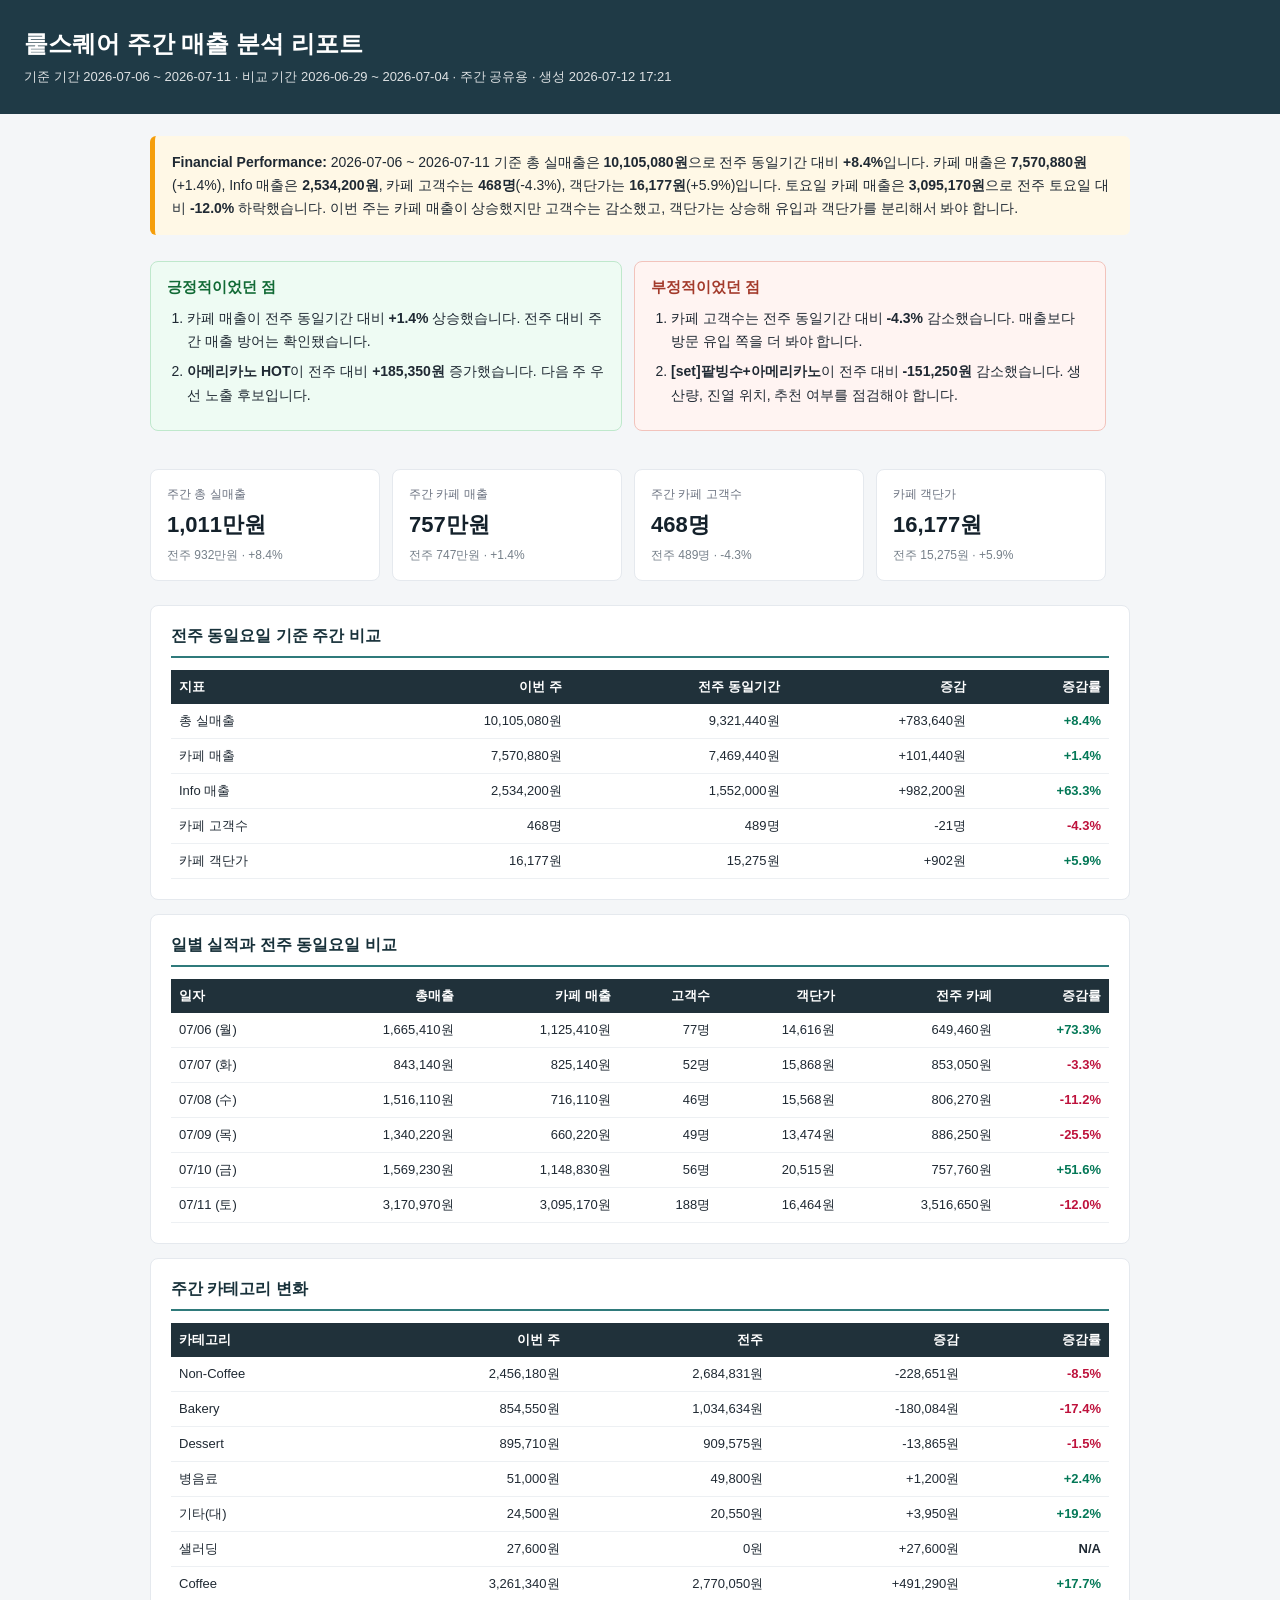
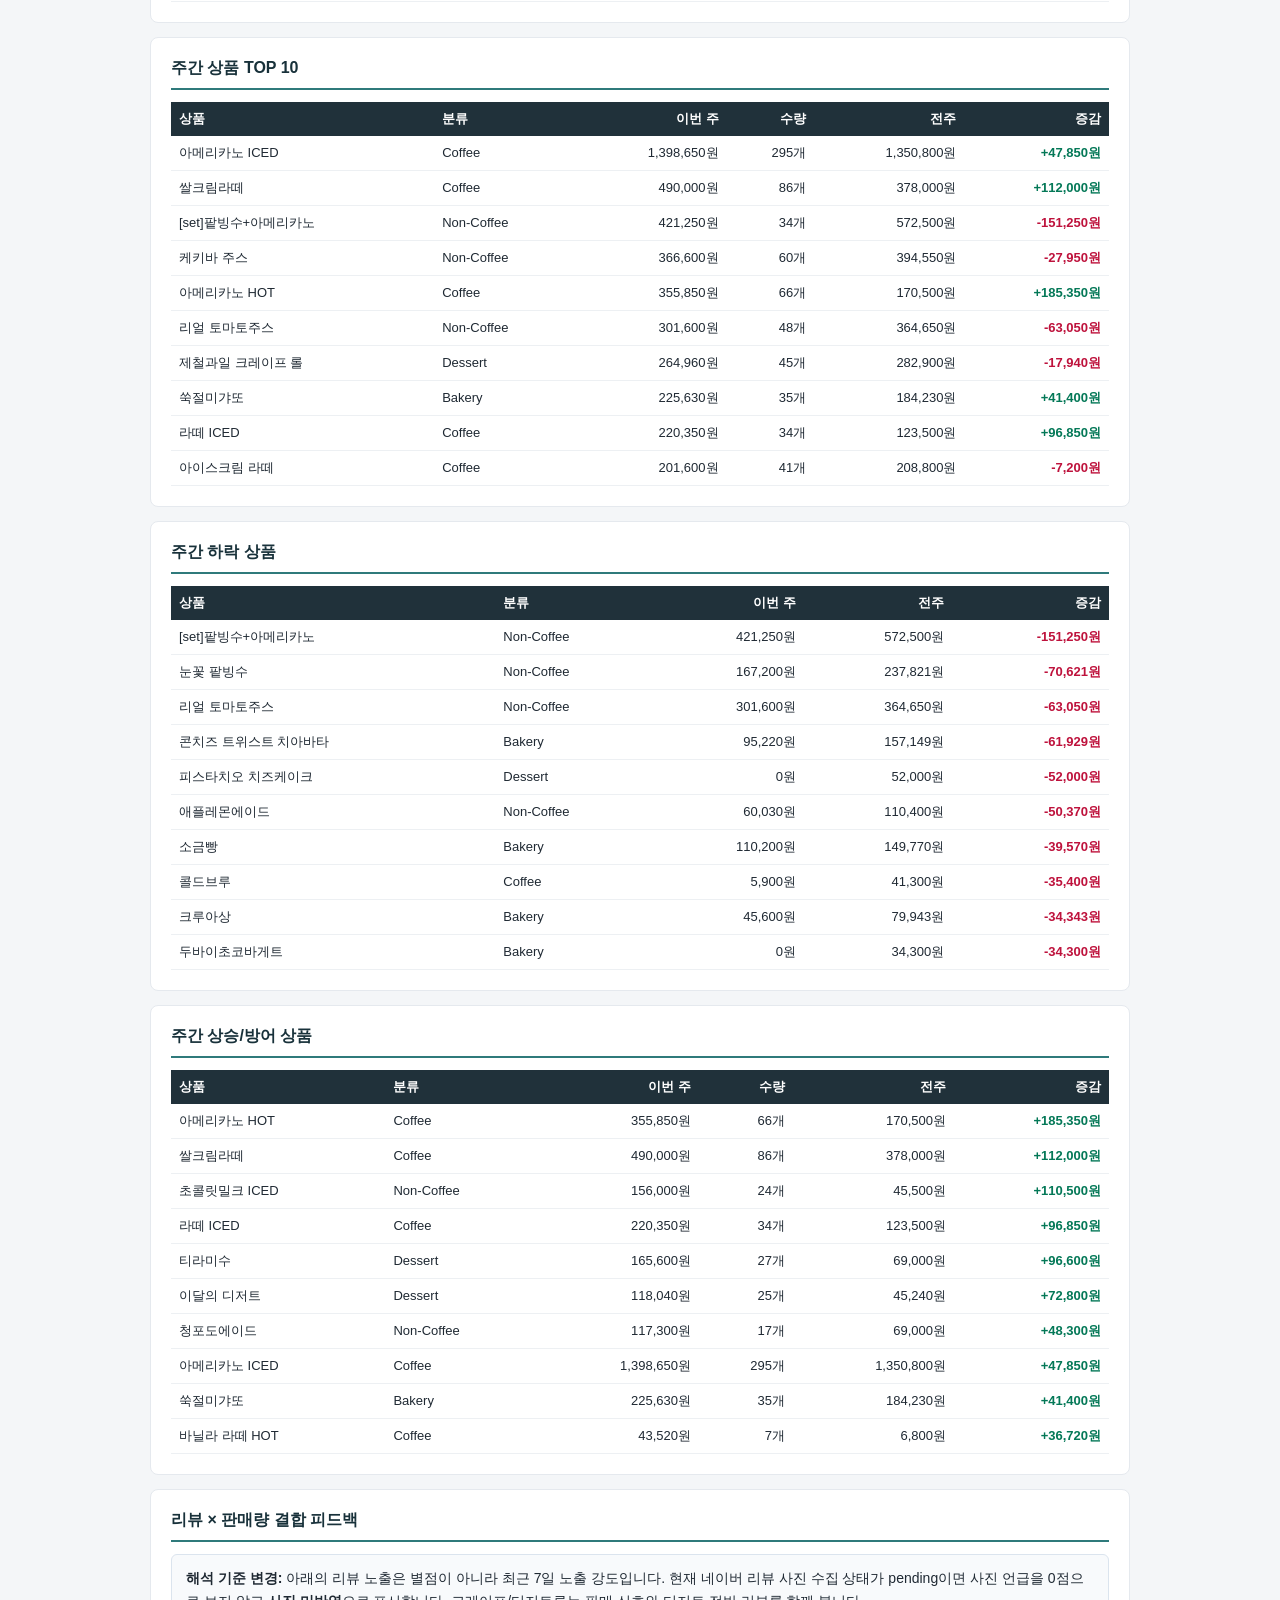
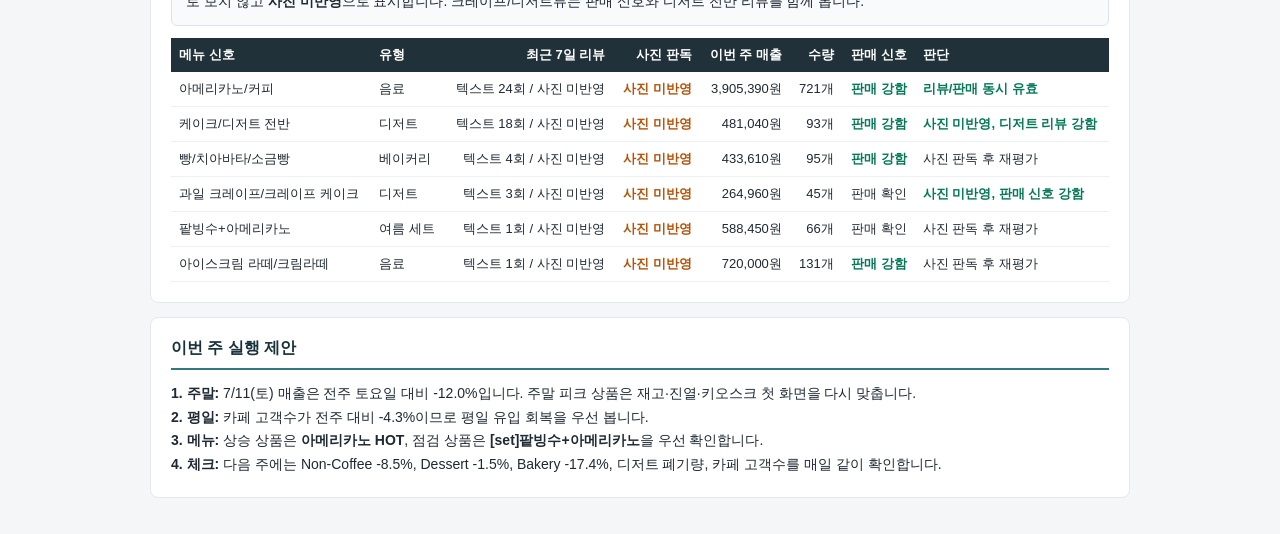
<file: reports/weekly_sales_email_body_20260706_20260711.html>
<!DOCTYPE html>
  <html lang="ko">
  <body style="margin:0;background:#f4f6f8;font-family:Apple SD Gothic Neo,Noto Sans KR,Arial,sans-serif;color:#1f2933;">
    <div style="background:#1f3a46;color:#fff;padding:28px 24px;">
      <h1 style="margin:0 0 8px;font-size:24px;">뤁스퀘어 주간 매출 분석 리포트</h1>
      <div style="font-size:13px;opacity:.85;">기준 기간 2026-07-06 ~ 2026-07-11 · 비교 기간 2026-06-29 ~ 2026-07-04 · 주간 공유용 · 생성 2026-07-12 17:21</div>
    </div>
    <div style="padding:22px;max-width:980px;margin:0 auto;">
      <div style="background:#fff8e6;border-left:5px solid #f59e0b;padding:15px 17px;border-radius:6px;margin-bottom:14px;line-height:1.65;font-size:14px;"><b>Financial Performance:</b> 2026-07-06 ~ 2026-07-11 기준 총 실매출은 <b>10,105,080원</b>으로 전주 동일기간 대비 <b>+8.4%</b>입니다. 카페 매출은 <b>7,570,880원</b>(+1.4%), Info 매출은 <b>2,534,200원</b>, 카페 고객수는 <b>468명</b>(-4.3%), 객단가는 <b>16,177원</b>(+5.9%)입니다. 토요일 카페 매출은 <b>3,095,170원</b>으로 전주 토요일 대비 <b>-12.0%</b> 하락했습니다. 이번 주는 카페 매출이 상승했지만 고객수는 감소했고, 객단가는 상승해 유입과 객단가를 분리해서 봐야 합니다.</div>
      <table style="width:100%;border-spacing:12px;margin:0 -12px 14px;">
    <tr>
      <td style="background:#eefbf3;border:1px solid #bfe8cc;border-radius:8px;padding:16px;vertical-align:top;width:50%;">
        <div style="font-size:15px;font-weight:800;color:#116a35;margin-bottom:10px;">긍정적이었던 점</div>
        <ol style="margin:0;padding-left:20px;line-height:1.65;font-size:14px;"><li style="margin-bottom:7px;">카페 매출이 전주 동일기간 대비 <b>+1.4%</b> 상승했습니다. 전주 대비 주간 매출 방어는 확인됐습니다.</li><li style="margin-bottom:7px;"><b>아메리카노 HOT</b>이 전주 대비 <b>+185,350원</b> 증가했습니다. 다음 주 우선 노출 후보입니다.</li></ol>
      </td>
      <td style="background:#fff4f2;border:1px solid #f2c3bc;border-radius:8px;padding:16px;vertical-align:top;width:50%;">
        <div style="font-size:15px;font-weight:800;color:#a33a2b;margin-bottom:10px;">부정적이었던 점</div>
        <ol style="margin:0;padding-left:20px;line-height:1.65;font-size:14px;"><li style="margin-bottom:7px;">카페 고객수는 전주 동일기간 대비 <b>-4.3%</b> 감소했습니다. 매출보다 방문 유입 쪽을 더 봐야 합니다.</li><li style="margin-bottom:7px;"><b>[set]팥빙수+아메리카노</b>이 전주 대비 <b>-151,250원</b> 감소했습니다. 생산량, 진열 위치, 추천 여부를 점검해야 합니다.</li></ol>
      </td>
    </tr>
  </table>
      <table style="width:100%;border-spacing:12px;margin:0 -12px 12px;">
        <tr>
          <td style="background:#fff;border:1px solid #e5e9ee;border-radius:8px;padding:16px;vertical-align:top;width:25%;">
    <div style="font-size:12px;color:#6b7280;margin-bottom:7px;">주간 총 실매출</div>
    <div style="font-size:22px;font-weight:800;color:#14212b;">1,011만원</div>
    <div style="font-size:12px;color:#76808a;margin-top:7px;">전주 932만원 · +8.4%</div>
  </td>
          <td style="background:#fff;border:1px solid #e5e9ee;border-radius:8px;padding:16px;vertical-align:top;width:25%;">
    <div style="font-size:12px;color:#6b7280;margin-bottom:7px;">주간 카페 매출</div>
    <div style="font-size:22px;font-weight:800;color:#14212b;">757만원</div>
    <div style="font-size:12px;color:#76808a;margin-top:7px;">전주 747만원 · +1.4%</div>
  </td>
          <td style="background:#fff;border:1px solid #e5e9ee;border-radius:8px;padding:16px;vertical-align:top;width:25%;">
    <div style="font-size:12px;color:#6b7280;margin-bottom:7px;">주간 카페 고객수</div>
    <div style="font-size:22px;font-weight:800;color:#14212b;">468명</div>
    <div style="font-size:12px;color:#76808a;margin-top:7px;">전주 489명 · -4.3%</div>
  </td>
          <td style="background:#fff;border:1px solid #e5e9ee;border-radius:8px;padding:16px;vertical-align:top;width:25%;">
    <div style="font-size:12px;color:#6b7280;margin-bottom:7px;">카페 객단가</div>
    <div style="font-size:22px;font-weight:800;color:#14212b;">16,177원</div>
    <div style="font-size:12px;color:#76808a;margin-top:7px;">전주 15,275원 · +5.9%</div>
  </td>
        </tr>
      </table>
      <div style="background:#fff;border:1px solid #e5e9ee;border-radius:8px;padding:20px;margin-bottom:14px;">
    <h2 style="font-size:16px;margin:0 0 12px;padding-bottom:9px;border-bottom:2px solid #2f7a7b;color:#18313a;">전주 동일요일 기준 주간 비교</h2>
    <table style="width:100%;border-collapse:collapse;font-size:13px;">
    <tr style="background:#20313a;color:#fff;"><th align="left" style="padding:8px;">지표</th><th align="right" style="padding:8px;">이번 주</th><th align="right" style="padding:8px;">전주 동일기간</th><th align="right" style="padding:8px;">증감</th><th align="right" style="padding:8px;">증감률</th></tr>
    <tr><td style="padding:8px;border-bottom:1px solid #edf0f3;text-align:left;">총 실매출</td><td style="padding:8px;border-bottom:1px solid #edf0f3;text-align:right;">10,105,080원</td><td style="padding:8px;border-bottom:1px solid #edf0f3;text-align:right;">9,321,440원</td><td style="padding:8px;border-bottom:1px solid #edf0f3;text-align:right;">+783,640원</td><td style="padding:8px;border-bottom:1px solid #edf0f3;text-align:right;color:#047857;font-weight:700;">+8.4%</td></tr><tr><td style="padding:8px;border-bottom:1px solid #edf0f3;text-align:left;">카페 매출</td><td style="padding:8px;border-bottom:1px solid #edf0f3;text-align:right;">7,570,880원</td><td style="padding:8px;border-bottom:1px solid #edf0f3;text-align:right;">7,469,440원</td><td style="padding:8px;border-bottom:1px solid #edf0f3;text-align:right;">+101,440원</td><td style="padding:8px;border-bottom:1px solid #edf0f3;text-align:right;color:#047857;font-weight:700;">+1.4%</td></tr><tr><td style="padding:8px;border-bottom:1px solid #edf0f3;text-align:left;">Info 매출</td><td style="padding:8px;border-bottom:1px solid #edf0f3;text-align:right;">2,534,200원</td><td style="padding:8px;border-bottom:1px solid #edf0f3;text-align:right;">1,552,000원</td><td style="padding:8px;border-bottom:1px solid #edf0f3;text-align:right;">+982,200원</td><td style="padding:8px;border-bottom:1px solid #edf0f3;text-align:right;color:#047857;font-weight:700;">+63.3%</td></tr><tr><td style="padding:8px;border-bottom:1px solid #edf0f3;text-align:left;">카페 고객수</td><td style="padding:8px;border-bottom:1px solid #edf0f3;text-align:right;">468명</td><td style="padding:8px;border-bottom:1px solid #edf0f3;text-align:right;">489명</td><td style="padding:8px;border-bottom:1px solid #edf0f3;text-align:right;">-21명</td><td style="padding:8px;border-bottom:1px solid #edf0f3;text-align:right;color:#be123c;font-weight:700;">-4.3%</td></tr><tr><td style="padding:8px;border-bottom:1px solid #edf0f3;text-align:left;">카페 객단가</td><td style="padding:8px;border-bottom:1px solid #edf0f3;text-align:right;">16,177원</td><td style="padding:8px;border-bottom:1px solid #edf0f3;text-align:right;">15,275원</td><td style="padding:8px;border-bottom:1px solid #edf0f3;text-align:right;">+902원</td><td style="padding:8px;border-bottom:1px solid #edf0f3;text-align:right;color:#047857;font-weight:700;">+5.9%</td></tr>
  </table>
  </div>
      <div style="background:#fff;border:1px solid #e5e9ee;border-radius:8px;padding:20px;margin-bottom:14px;">
    <h2 style="font-size:16px;margin:0 0 12px;padding-bottom:9px;border-bottom:2px solid #2f7a7b;color:#18313a;">일별 실적과 전주 동일요일 비교</h2>
    <table style="width:100%;border-collapse:collapse;font-size:13px;">
    <tr style="background:#20313a;color:#fff;"><th align="left" style="padding:8px;">일자</th><th align="right" style="padding:8px;">총매출</th><th align="right" style="padding:8px;">카페 매출</th><th align="right" style="padding:8px;">고객수</th><th align="right" style="padding:8px;">객단가</th><th align="right" style="padding:8px;">전주 카페</th><th align="right" style="padding:8px;">증감률</th></tr>
    <tr><td style="padding:8px;border-bottom:1px solid #edf0f3;text-align:left;">07/06 (월)</td><td style="padding:8px;border-bottom:1px solid #edf0f3;text-align:right;">1,665,410원</td><td style="padding:8px;border-bottom:1px solid #edf0f3;text-align:right;">1,125,410원</td><td style="padding:8px;border-bottom:1px solid #edf0f3;text-align:right;">77명</td><td style="padding:8px;border-bottom:1px solid #edf0f3;text-align:right;">14,616원</td><td style="padding:8px;border-bottom:1px solid #edf0f3;text-align:right;">649,460원</td><td style="padding:8px;border-bottom:1px solid #edf0f3;text-align:right;color:#047857;font-weight:700;">+73.3%</td></tr><tr><td style="padding:8px;border-bottom:1px solid #edf0f3;text-align:left;">07/07 (화)</td><td style="padding:8px;border-bottom:1px solid #edf0f3;text-align:right;">843,140원</td><td style="padding:8px;border-bottom:1px solid #edf0f3;text-align:right;">825,140원</td><td style="padding:8px;border-bottom:1px solid #edf0f3;text-align:right;">52명</td><td style="padding:8px;border-bottom:1px solid #edf0f3;text-align:right;">15,868원</td><td style="padding:8px;border-bottom:1px solid #edf0f3;text-align:right;">853,050원</td><td style="padding:8px;border-bottom:1px solid #edf0f3;text-align:right;color:#be123c;font-weight:700;">-3.3%</td></tr><tr><td style="padding:8px;border-bottom:1px solid #edf0f3;text-align:left;">07/08 (수)</td><td style="padding:8px;border-bottom:1px solid #edf0f3;text-align:right;">1,516,110원</td><td style="padding:8px;border-bottom:1px solid #edf0f3;text-align:right;">716,110원</td><td style="padding:8px;border-bottom:1px solid #edf0f3;text-align:right;">46명</td><td style="padding:8px;border-bottom:1px solid #edf0f3;text-align:right;">15,568원</td><td style="padding:8px;border-bottom:1px solid #edf0f3;text-align:right;">806,270원</td><td style="padding:8px;border-bottom:1px solid #edf0f3;text-align:right;color:#be123c;font-weight:700;">-11.2%</td></tr><tr><td style="padding:8px;border-bottom:1px solid #edf0f3;text-align:left;">07/09 (목)</td><td style="padding:8px;border-bottom:1px solid #edf0f3;text-align:right;">1,340,220원</td><td style="padding:8px;border-bottom:1px solid #edf0f3;text-align:right;">660,220원</td><td style="padding:8px;border-bottom:1px solid #edf0f3;text-align:right;">49명</td><td style="padding:8px;border-bottom:1px solid #edf0f3;text-align:right;">13,474원</td><td style="padding:8px;border-bottom:1px solid #edf0f3;text-align:right;">886,250원</td><td style="padding:8px;border-bottom:1px solid #edf0f3;text-align:right;color:#be123c;font-weight:700;">-25.5%</td></tr><tr><td style="padding:8px;border-bottom:1px solid #edf0f3;text-align:left;">07/10 (금)</td><td style="padding:8px;border-bottom:1px solid #edf0f3;text-align:right;">1,569,230원</td><td style="padding:8px;border-bottom:1px solid #edf0f3;text-align:right;">1,148,830원</td><td style="padding:8px;border-bottom:1px solid #edf0f3;text-align:right;">56명</td><td style="padding:8px;border-bottom:1px solid #edf0f3;text-align:right;">20,515원</td><td style="padding:8px;border-bottom:1px solid #edf0f3;text-align:right;">757,760원</td><td style="padding:8px;border-bottom:1px solid #edf0f3;text-align:right;color:#047857;font-weight:700;">+51.6%</td></tr><tr><td style="padding:8px;border-bottom:1px solid #edf0f3;text-align:left;">07/11 (토)</td><td style="padding:8px;border-bottom:1px solid #edf0f3;text-align:right;">3,170,970원</td><td style="padding:8px;border-bottom:1px solid #edf0f3;text-align:right;">3,095,170원</td><td style="padding:8px;border-bottom:1px solid #edf0f3;text-align:right;">188명</td><td style="padding:8px;border-bottom:1px solid #edf0f3;text-align:right;">16,464원</td><td style="padding:8px;border-bottom:1px solid #edf0f3;text-align:right;">3,516,650원</td><td style="padding:8px;border-bottom:1px solid #edf0f3;text-align:right;color:#be123c;font-weight:700;">-12.0%</td></tr>
  </table>
  </div>
      <div style="background:#fff;border:1px solid #e5e9ee;border-radius:8px;padding:20px;margin-bottom:14px;">
    <h2 style="font-size:16px;margin:0 0 12px;padding-bottom:9px;border-bottom:2px solid #2f7a7b;color:#18313a;">주간 카테고리 변화</h2>
    <table style="width:100%;border-collapse:collapse;font-size:13px;">
    <tr style="background:#20313a;color:#fff;"><th align="left" style="padding:8px;">카테고리</th><th align="right" style="padding:8px;">이번 주</th><th align="right" style="padding:8px;">전주</th><th align="right" style="padding:8px;">증감</th><th align="right" style="padding:8px;">증감률</th></tr>
    <tr><td style="padding:8px;border-bottom:1px solid #edf0f3;text-align:left;">Non-Coffee</td><td style="padding:8px;border-bottom:1px solid #edf0f3;text-align:right;">2,456,180원</td><td style="padding:8px;border-bottom:1px solid #edf0f3;text-align:right;">2,684,831원</td><td style="padding:8px;border-bottom:1px solid #edf0f3;text-align:right;">-228,651원</td><td style="padding:8px;border-bottom:1px solid #edf0f3;text-align:right;color:#be123c;font-weight:700;">-8.5%</td></tr><tr><td style="padding:8px;border-bottom:1px solid #edf0f3;text-align:left;">Bakery</td><td style="padding:8px;border-bottom:1px solid #edf0f3;text-align:right;">854,550원</td><td style="padding:8px;border-bottom:1px solid #edf0f3;text-align:right;">1,034,634원</td><td style="padding:8px;border-bottom:1px solid #edf0f3;text-align:right;">-180,084원</td><td style="padding:8px;border-bottom:1px solid #edf0f3;text-align:right;color:#be123c;font-weight:700;">-17.4%</td></tr><tr><td style="padding:8px;border-bottom:1px solid #edf0f3;text-align:left;">Dessert</td><td style="padding:8px;border-bottom:1px solid #edf0f3;text-align:right;">895,710원</td><td style="padding:8px;border-bottom:1px solid #edf0f3;text-align:right;">909,575원</td><td style="padding:8px;border-bottom:1px solid #edf0f3;text-align:right;">-13,865원</td><td style="padding:8px;border-bottom:1px solid #edf0f3;text-align:right;color:#be123c;font-weight:700;">-1.5%</td></tr><tr><td style="padding:8px;border-bottom:1px solid #edf0f3;text-align:left;">병음료</td><td style="padding:8px;border-bottom:1px solid #edf0f3;text-align:right;">51,000원</td><td style="padding:8px;border-bottom:1px solid #edf0f3;text-align:right;">49,800원</td><td style="padding:8px;border-bottom:1px solid #edf0f3;text-align:right;">+1,200원</td><td style="padding:8px;border-bottom:1px solid #edf0f3;text-align:right;color:#047857;font-weight:700;">+2.4%</td></tr><tr><td style="padding:8px;border-bottom:1px solid #edf0f3;text-align:left;">기타(대)</td><td style="padding:8px;border-bottom:1px solid #edf0f3;text-align:right;">24,500원</td><td style="padding:8px;border-bottom:1px solid #edf0f3;text-align:right;">20,550원</td><td style="padding:8px;border-bottom:1px solid #edf0f3;text-align:right;">+3,950원</td><td style="padding:8px;border-bottom:1px solid #edf0f3;text-align:right;color:#047857;font-weight:700;">+19.2%</td></tr><tr><td style="padding:8px;border-bottom:1px solid #edf0f3;text-align:left;">샐러딩</td><td style="padding:8px;border-bottom:1px solid #edf0f3;text-align:right;">27,600원</td><td style="padding:8px;border-bottom:1px solid #edf0f3;text-align:right;">0원</td><td style="padding:8px;border-bottom:1px solid #edf0f3;text-align:right;">+27,600원</td><td style="padding:8px;border-bottom:1px solid #edf0f3;text-align:right;color:#1f2933;font-weight:700;">N/A</td></tr><tr><td style="padding:8px;border-bottom:1px solid #edf0f3;text-align:left;">Coffee</td><td style="padding:8px;border-bottom:1px solid #edf0f3;text-align:right;">3,261,340원</td><td style="padding:8px;border-bottom:1px solid #edf0f3;text-align:right;">2,770,050원</td><td style="padding:8px;border-bottom:1px solid #edf0f3;text-align:right;">+491,290원</td><td style="padding:8px;border-bottom:1px solid #edf0f3;text-align:right;color:#047857;font-weight:700;">+17.7%</td></tr>
  </table>
  </div>
      <div style="background:#fff;border:1px solid #e5e9ee;border-radius:8px;padding:20px;margin-bottom:14px;">
    <h2 style="font-size:16px;margin:0 0 12px;padding-bottom:9px;border-bottom:2px solid #2f7a7b;color:#18313a;">주간 상품 TOP 10</h2>
    <table style="width:100%;border-collapse:collapse;font-size:13px;">
    <tr style="background:#20313a;color:#fff;"><th align="left" style="padding:8px;">상품</th><th align="left" style="padding:8px;">분류</th><th align="right" style="padding:8px;">이번 주</th><th align="right" style="padding:8px;">수량</th><th align="right" style="padding:8px;">전주</th><th align="right" style="padding:8px;">증감</th></tr>
    <tr><td style="padding:8px;border-bottom:1px solid #edf0f3;text-align:left;">아메리카노 ICED</td><td style="padding:8px;border-bottom:1px solid #edf0f3;text-align:left;">Coffee</td><td style="padding:8px;border-bottom:1px solid #edf0f3;text-align:right;">1,398,650원</td><td style="padding:8px;border-bottom:1px solid #edf0f3;text-align:right;">295개</td><td style="padding:8px;border-bottom:1px solid #edf0f3;text-align:right;">1,350,800원</td><td style="padding:8px;border-bottom:1px solid #edf0f3;text-align:right;color:#047857;font-weight:700;">+47,850원</td></tr><tr><td style="padding:8px;border-bottom:1px solid #edf0f3;text-align:left;">쌀크림라떼</td><td style="padding:8px;border-bottom:1px solid #edf0f3;text-align:left;">Coffee</td><td style="padding:8px;border-bottom:1px solid #edf0f3;text-align:right;">490,000원</td><td style="padding:8px;border-bottom:1px solid #edf0f3;text-align:right;">86개</td><td style="padding:8px;border-bottom:1px solid #edf0f3;text-align:right;">378,000원</td><td style="padding:8px;border-bottom:1px solid #edf0f3;text-align:right;color:#047857;font-weight:700;">+112,000원</td></tr><tr><td style="padding:8px;border-bottom:1px solid #edf0f3;text-align:left;">[set]팥빙수+아메리카노</td><td style="padding:8px;border-bottom:1px solid #edf0f3;text-align:left;">Non-Coffee</td><td style="padding:8px;border-bottom:1px solid #edf0f3;text-align:right;">421,250원</td><td style="padding:8px;border-bottom:1px solid #edf0f3;text-align:right;">34개</td><td style="padding:8px;border-bottom:1px solid #edf0f3;text-align:right;">572,500원</td><td style="padding:8px;border-bottom:1px solid #edf0f3;text-align:right;color:#be123c;font-weight:700;">-151,250원</td></tr><tr><td style="padding:8px;border-bottom:1px solid #edf0f3;text-align:left;">케키바 주스</td><td style="padding:8px;border-bottom:1px solid #edf0f3;text-align:left;">Non-Coffee</td><td style="padding:8px;border-bottom:1px solid #edf0f3;text-align:right;">366,600원</td><td style="padding:8px;border-bottom:1px solid #edf0f3;text-align:right;">60개</td><td style="padding:8px;border-bottom:1px solid #edf0f3;text-align:right;">394,550원</td><td style="padding:8px;border-bottom:1px solid #edf0f3;text-align:right;color:#be123c;font-weight:700;">-27,950원</td></tr><tr><td style="padding:8px;border-bottom:1px solid #edf0f3;text-align:left;">아메리카노 HOT</td><td style="padding:8px;border-bottom:1px solid #edf0f3;text-align:left;">Coffee</td><td style="padding:8px;border-bottom:1px solid #edf0f3;text-align:right;">355,850원</td><td style="padding:8px;border-bottom:1px solid #edf0f3;text-align:right;">66개</td><td style="padding:8px;border-bottom:1px solid #edf0f3;text-align:right;">170,500원</td><td style="padding:8px;border-bottom:1px solid #edf0f3;text-align:right;color:#047857;font-weight:700;">+185,350원</td></tr><tr><td style="padding:8px;border-bottom:1px solid #edf0f3;text-align:left;">리얼 토마토주스</td><td style="padding:8px;border-bottom:1px solid #edf0f3;text-align:left;">Non-Coffee</td><td style="padding:8px;border-bottom:1px solid #edf0f3;text-align:right;">301,600원</td><td style="padding:8px;border-bottom:1px solid #edf0f3;text-align:right;">48개</td><td style="padding:8px;border-bottom:1px solid #edf0f3;text-align:right;">364,650원</td><td style="padding:8px;border-bottom:1px solid #edf0f3;text-align:right;color:#be123c;font-weight:700;">-63,050원</td></tr><tr><td style="padding:8px;border-bottom:1px solid #edf0f3;text-align:left;">제철과일 크레이프 롤</td><td style="padding:8px;border-bottom:1px solid #edf0f3;text-align:left;">Dessert</td><td style="padding:8px;border-bottom:1px solid #edf0f3;text-align:right;">264,960원</td><td style="padding:8px;border-bottom:1px solid #edf0f3;text-align:right;">45개</td><td style="padding:8px;border-bottom:1px solid #edf0f3;text-align:right;">282,900원</td><td style="padding:8px;border-bottom:1px solid #edf0f3;text-align:right;color:#be123c;font-weight:700;">-17,940원</td></tr><tr><td style="padding:8px;border-bottom:1px solid #edf0f3;text-align:left;">쑥절미갸또</td><td style="padding:8px;border-bottom:1px solid #edf0f3;text-align:left;">Bakery</td><td style="padding:8px;border-bottom:1px solid #edf0f3;text-align:right;">225,630원</td><td style="padding:8px;border-bottom:1px solid #edf0f3;text-align:right;">35개</td><td style="padding:8px;border-bottom:1px solid #edf0f3;text-align:right;">184,230원</td><td style="padding:8px;border-bottom:1px solid #edf0f3;text-align:right;color:#047857;font-weight:700;">+41,400원</td></tr><tr><td style="padding:8px;border-bottom:1px solid #edf0f3;text-align:left;">라떼 ICED</td><td style="padding:8px;border-bottom:1px solid #edf0f3;text-align:left;">Coffee</td><td style="padding:8px;border-bottom:1px solid #edf0f3;text-align:right;">220,350원</td><td style="padding:8px;border-bottom:1px solid #edf0f3;text-align:right;">34개</td><td style="padding:8px;border-bottom:1px solid #edf0f3;text-align:right;">123,500원</td><td style="padding:8px;border-bottom:1px solid #edf0f3;text-align:right;color:#047857;font-weight:700;">+96,850원</td></tr><tr><td style="padding:8px;border-bottom:1px solid #edf0f3;text-align:left;">아이스크림 라떼</td><td style="padding:8px;border-bottom:1px solid #edf0f3;text-align:left;">Coffee</td><td style="padding:8px;border-bottom:1px solid #edf0f3;text-align:right;">201,600원</td><td style="padding:8px;border-bottom:1px solid #edf0f3;text-align:right;">41개</td><td style="padding:8px;border-bottom:1px solid #edf0f3;text-align:right;">208,800원</td><td style="padding:8px;border-bottom:1px solid #edf0f3;text-align:right;color:#be123c;font-weight:700;">-7,200원</td></tr>
  </table>
  </div>
      <div style="background:#fff;border:1px solid #e5e9ee;border-radius:8px;padding:20px;margin-bottom:14px;">
    <h2 style="font-size:16px;margin:0 0 12px;padding-bottom:9px;border-bottom:2px solid #2f7a7b;color:#18313a;">주간 하락 상품</h2>
    <table style="width:100%;border-collapse:collapse;font-size:13px;">
    <tr style="background:#20313a;color:#fff;"><th align="left" style="padding:8px;">상품</th><th align="left" style="padding:8px;">분류</th><th align="right" style="padding:8px;">이번 주</th><th align="right" style="padding:8px;">전주</th><th align="right" style="padding:8px;">증감</th></tr>
    <tr><td style="padding:8px;border-bottom:1px solid #edf0f3;text-align:left;">[set]팥빙수+아메리카노</td><td style="padding:8px;border-bottom:1px solid #edf0f3;text-align:left;">Non-Coffee</td><td style="padding:8px;border-bottom:1px solid #edf0f3;text-align:right;">421,250원</td><td style="padding:8px;border-bottom:1px solid #edf0f3;text-align:right;">572,500원</td><td style="padding:8px;border-bottom:1px solid #edf0f3;text-align:right;color:#be123c;font-weight:700;">-151,250원</td></tr><tr><td style="padding:8px;border-bottom:1px solid #edf0f3;text-align:left;">눈꽃 팥빙수</td><td style="padding:8px;border-bottom:1px solid #edf0f3;text-align:left;">Non-Coffee</td><td style="padding:8px;border-bottom:1px solid #edf0f3;text-align:right;">167,200원</td><td style="padding:8px;border-bottom:1px solid #edf0f3;text-align:right;">237,821원</td><td style="padding:8px;border-bottom:1px solid #edf0f3;text-align:right;color:#be123c;font-weight:700;">-70,621원</td></tr><tr><td style="padding:8px;border-bottom:1px solid #edf0f3;text-align:left;">리얼 토마토주스</td><td style="padding:8px;border-bottom:1px solid #edf0f3;text-align:left;">Non-Coffee</td><td style="padding:8px;border-bottom:1px solid #edf0f3;text-align:right;">301,600원</td><td style="padding:8px;border-bottom:1px solid #edf0f3;text-align:right;">364,650원</td><td style="padding:8px;border-bottom:1px solid #edf0f3;text-align:right;color:#be123c;font-weight:700;">-63,050원</td></tr><tr><td style="padding:8px;border-bottom:1px solid #edf0f3;text-align:left;">콘치즈 트위스트 치아바타</td><td style="padding:8px;border-bottom:1px solid #edf0f3;text-align:left;">Bakery</td><td style="padding:8px;border-bottom:1px solid #edf0f3;text-align:right;">95,220원</td><td style="padding:8px;border-bottom:1px solid #edf0f3;text-align:right;">157,149원</td><td style="padding:8px;border-bottom:1px solid #edf0f3;text-align:right;color:#be123c;font-weight:700;">-61,929원</td></tr><tr><td style="padding:8px;border-bottom:1px solid #edf0f3;text-align:left;">피스타치오 치즈케이크</td><td style="padding:8px;border-bottom:1px solid #edf0f3;text-align:left;">Dessert</td><td style="padding:8px;border-bottom:1px solid #edf0f3;text-align:right;">0원</td><td style="padding:8px;border-bottom:1px solid #edf0f3;text-align:right;">52,000원</td><td style="padding:8px;border-bottom:1px solid #edf0f3;text-align:right;color:#be123c;font-weight:700;">-52,000원</td></tr><tr><td style="padding:8px;border-bottom:1px solid #edf0f3;text-align:left;">애플레몬에이드</td><td style="padding:8px;border-bottom:1px solid #edf0f3;text-align:left;">Non-Coffee</td><td style="padding:8px;border-bottom:1px solid #edf0f3;text-align:right;">60,030원</td><td style="padding:8px;border-bottom:1px solid #edf0f3;text-align:right;">110,400원</td><td style="padding:8px;border-bottom:1px solid #edf0f3;text-align:right;color:#be123c;font-weight:700;">-50,370원</td></tr><tr><td style="padding:8px;border-bottom:1px solid #edf0f3;text-align:left;">소금빵</td><td style="padding:8px;border-bottom:1px solid #edf0f3;text-align:left;">Bakery</td><td style="padding:8px;border-bottom:1px solid #edf0f3;text-align:right;">110,200원</td><td style="padding:8px;border-bottom:1px solid #edf0f3;text-align:right;">149,770원</td><td style="padding:8px;border-bottom:1px solid #edf0f3;text-align:right;color:#be123c;font-weight:700;">-39,570원</td></tr><tr><td style="padding:8px;border-bottom:1px solid #edf0f3;text-align:left;">콜드브루</td><td style="padding:8px;border-bottom:1px solid #edf0f3;text-align:left;">Coffee</td><td style="padding:8px;border-bottom:1px solid #edf0f3;text-align:right;">5,900원</td><td style="padding:8px;border-bottom:1px solid #edf0f3;text-align:right;">41,300원</td><td style="padding:8px;border-bottom:1px solid #edf0f3;text-align:right;color:#be123c;font-weight:700;">-35,400원</td></tr><tr><td style="padding:8px;border-bottom:1px solid #edf0f3;text-align:left;">크루아상</td><td style="padding:8px;border-bottom:1px solid #edf0f3;text-align:left;">Bakery</td><td style="padding:8px;border-bottom:1px solid #edf0f3;text-align:right;">45,600원</td><td style="padding:8px;border-bottom:1px solid #edf0f3;text-align:right;">79,943원</td><td style="padding:8px;border-bottom:1px solid #edf0f3;text-align:right;color:#be123c;font-weight:700;">-34,343원</td></tr><tr><td style="padding:8px;border-bottom:1px solid #edf0f3;text-align:left;">두바이초코바게트</td><td style="padding:8px;border-bottom:1px solid #edf0f3;text-align:left;">Bakery</td><td style="padding:8px;border-bottom:1px solid #edf0f3;text-align:right;">0원</td><td style="padding:8px;border-bottom:1px solid #edf0f3;text-align:right;">34,300원</td><td style="padding:8px;border-bottom:1px solid #edf0f3;text-align:right;color:#be123c;font-weight:700;">-34,300원</td></tr>
  </table>
  </div>
      <div style="background:#fff;border:1px solid #e5e9ee;border-radius:8px;padding:20px;margin-bottom:14px;">
    <h2 style="font-size:16px;margin:0 0 12px;padding-bottom:9px;border-bottom:2px solid #2f7a7b;color:#18313a;">주간 상승/방어 상품</h2>
    <table style="width:100%;border-collapse:collapse;font-size:13px;">
    <tr style="background:#20313a;color:#fff;"><th align="left" style="padding:8px;">상품</th><th align="left" style="padding:8px;">분류</th><th align="right" style="padding:8px;">이번 주</th><th align="right" style="padding:8px;">수량</th><th align="right" style="padding:8px;">전주</th><th align="right" style="padding:8px;">증감</th></tr>
    <tr><td style="padding:8px;border-bottom:1px solid #edf0f3;text-align:left;">아메리카노 HOT</td><td style="padding:8px;border-bottom:1px solid #edf0f3;text-align:left;">Coffee</td><td style="padding:8px;border-bottom:1px solid #edf0f3;text-align:right;">355,850원</td><td style="padding:8px;border-bottom:1px solid #edf0f3;text-align:right;">66개</td><td style="padding:8px;border-bottom:1px solid #edf0f3;text-align:right;">170,500원</td><td style="padding:8px;border-bottom:1px solid #edf0f3;text-align:right;color:#047857;font-weight:700;">+185,350원</td></tr><tr><td style="padding:8px;border-bottom:1px solid #edf0f3;text-align:left;">쌀크림라떼</td><td style="padding:8px;border-bottom:1px solid #edf0f3;text-align:left;">Coffee</td><td style="padding:8px;border-bottom:1px solid #edf0f3;text-align:right;">490,000원</td><td style="padding:8px;border-bottom:1px solid #edf0f3;text-align:right;">86개</td><td style="padding:8px;border-bottom:1px solid #edf0f3;text-align:right;">378,000원</td><td style="padding:8px;border-bottom:1px solid #edf0f3;text-align:right;color:#047857;font-weight:700;">+112,000원</td></tr><tr><td style="padding:8px;border-bottom:1px solid #edf0f3;text-align:left;">초콜릿밀크 ICED</td><td style="padding:8px;border-bottom:1px solid #edf0f3;text-align:left;">Non-Coffee</td><td style="padding:8px;border-bottom:1px solid #edf0f3;text-align:right;">156,000원</td><td style="padding:8px;border-bottom:1px solid #edf0f3;text-align:right;">24개</td><td style="padding:8px;border-bottom:1px solid #edf0f3;text-align:right;">45,500원</td><td style="padding:8px;border-bottom:1px solid #edf0f3;text-align:right;color:#047857;font-weight:700;">+110,500원</td></tr><tr><td style="padding:8px;border-bottom:1px solid #edf0f3;text-align:left;">라떼 ICED</td><td style="padding:8px;border-bottom:1px solid #edf0f3;text-align:left;">Coffee</td><td style="padding:8px;border-bottom:1px solid #edf0f3;text-align:right;">220,350원</td><td style="padding:8px;border-bottom:1px solid #edf0f3;text-align:right;">34개</td><td style="padding:8px;border-bottom:1px solid #edf0f3;text-align:right;">123,500원</td><td style="padding:8px;border-bottom:1px solid #edf0f3;text-align:right;color:#047857;font-weight:700;">+96,850원</td></tr><tr><td style="padding:8px;border-bottom:1px solid #edf0f3;text-align:left;">티라미수</td><td style="padding:8px;border-bottom:1px solid #edf0f3;text-align:left;">Dessert</td><td style="padding:8px;border-bottom:1px solid #edf0f3;text-align:right;">165,600원</td><td style="padding:8px;border-bottom:1px solid #edf0f3;text-align:right;">27개</td><td style="padding:8px;border-bottom:1px solid #edf0f3;text-align:right;">69,000원</td><td style="padding:8px;border-bottom:1px solid #edf0f3;text-align:right;color:#047857;font-weight:700;">+96,600원</td></tr><tr><td style="padding:8px;border-bottom:1px solid #edf0f3;text-align:left;">이달의 디저트</td><td style="padding:8px;border-bottom:1px solid #edf0f3;text-align:left;">Dessert</td><td style="padding:8px;border-bottom:1px solid #edf0f3;text-align:right;">118,040원</td><td style="padding:8px;border-bottom:1px solid #edf0f3;text-align:right;">25개</td><td style="padding:8px;border-bottom:1px solid #edf0f3;text-align:right;">45,240원</td><td style="padding:8px;border-bottom:1px solid #edf0f3;text-align:right;color:#047857;font-weight:700;">+72,800원</td></tr><tr><td style="padding:8px;border-bottom:1px solid #edf0f3;text-align:left;">청포도에이드</td><td style="padding:8px;border-bottom:1px solid #edf0f3;text-align:left;">Non-Coffee</td><td style="padding:8px;border-bottom:1px solid #edf0f3;text-align:right;">117,300원</td><td style="padding:8px;border-bottom:1px solid #edf0f3;text-align:right;">17개</td><td style="padding:8px;border-bottom:1px solid #edf0f3;text-align:right;">69,000원</td><td style="padding:8px;border-bottom:1px solid #edf0f3;text-align:right;color:#047857;font-weight:700;">+48,300원</td></tr><tr><td style="padding:8px;border-bottom:1px solid #edf0f3;text-align:left;">아메리카노 ICED</td><td style="padding:8px;border-bottom:1px solid #edf0f3;text-align:left;">Coffee</td><td style="padding:8px;border-bottom:1px solid #edf0f3;text-align:right;">1,398,650원</td><td style="padding:8px;border-bottom:1px solid #edf0f3;text-align:right;">295개</td><td style="padding:8px;border-bottom:1px solid #edf0f3;text-align:right;">1,350,800원</td><td style="padding:8px;border-bottom:1px solid #edf0f3;text-align:right;color:#047857;font-weight:700;">+47,850원</td></tr><tr><td style="padding:8px;border-bottom:1px solid #edf0f3;text-align:left;">쑥절미갸또</td><td style="padding:8px;border-bottom:1px solid #edf0f3;text-align:left;">Bakery</td><td style="padding:8px;border-bottom:1px solid #edf0f3;text-align:right;">225,630원</td><td style="padding:8px;border-bottom:1px solid #edf0f3;text-align:right;">35개</td><td style="padding:8px;border-bottom:1px solid #edf0f3;text-align:right;">184,230원</td><td style="padding:8px;border-bottom:1px solid #edf0f3;text-align:right;color:#047857;font-weight:700;">+41,400원</td></tr><tr><td style="padding:8px;border-bottom:1px solid #edf0f3;text-align:left;">바닐라 라떼 HOT</td><td style="padding:8px;border-bottom:1px solid #edf0f3;text-align:left;">Coffee</td><td style="padding:8px;border-bottom:1px solid #edf0f3;text-align:right;">43,520원</td><td style="padding:8px;border-bottom:1px solid #edf0f3;text-align:right;">7개</td><td style="padding:8px;border-bottom:1px solid #edf0f3;text-align:right;">6,800원</td><td style="padding:8px;border-bottom:1px solid #edf0f3;text-align:right;color:#047857;font-weight:700;">+36,720원</td></tr>
  </table>
  </div>
      <div style="background:#fff;border:1px solid #e5e9ee;border-radius:8px;padding:20px;margin-bottom:14px;">
    <h2 style="font-size:16px;margin:0 0 12px;padding-bottom:9px;border-bottom:2px solid #2f7a7b;color:#18313a;">리뷰 × 판매량 결합 피드백</h2>
    
        <div style="background:#f8fafc;border:1px solid #dbe4ee;border-radius:6px;padding:12px 14px;margin-bottom:12px;line-height:1.65;font-size:14px;">
          <b>해석 기준 변경:</b> 아래의 리뷰 노출은 별점이 아니라 최근 7일 노출 강도입니다. 현재 네이버 리뷰 사진 수집 상태가 pending이면 사진 언급을 0점으로 보지 않고 <b>사진 미반영</b>으로 표시합니다. 크레이프/디저트류는 판매 신호와 디저트 전반 리뷰를 함께 봅니다.
        </div>
      <table style="width:100%;border-collapse:collapse;font-size:13px;">
    <tr style="background:#20313a;color:#fff;"><th align="left" style="padding:8px;">메뉴 신호</th><th align="left" style="padding:8px;">유형</th><th align="right" style="padding:8px;">최근 7일 리뷰</th><th align="right" style="padding:8px;">사진 판독</th><th align="right" style="padding:8px;">이번 주 매출</th><th align="right" style="padding:8px;">수량</th><th align="right" style="padding:8px;">판매 신호</th><th align="left" style="padding:8px;">판단</th></tr>
    <tr><td style="padding:8px;border-bottom:1px solid #edf0f3;text-align:left;">아메리카노/커피</td><td style="padding:8px;border-bottom:1px solid #edf0f3;text-align:left;">음료</td><td style="padding:8px;border-bottom:1px solid #edf0f3;text-align:right;">텍스트 24회 / 사진 미반영</td><td style="padding:8px;border-bottom:1px solid #edf0f3;text-align:right;color:#b45309;font-weight:700;">사진 미반영</td><td style="padding:8px;border-bottom:1px solid #edf0f3;text-align:right;">3,905,390원</td><td style="padding:8px;border-bottom:1px solid #edf0f3;text-align:right;">721개</td><td style="padding:8px;border-bottom:1px solid #edf0f3;text-align:right;color:#047857;font-weight:700;">판매 강함</td><td style="padding:8px;border-bottom:1px solid #edf0f3;text-align:left;color:#047857;font-weight:700;">리뷰/판매 동시 유효</td></tr><tr><td style="padding:8px;border-bottom:1px solid #edf0f3;text-align:left;">케이크/디저트 전반</td><td style="padding:8px;border-bottom:1px solid #edf0f3;text-align:left;">디저트</td><td style="padding:8px;border-bottom:1px solid #edf0f3;text-align:right;">텍스트 18회 / 사진 미반영</td><td style="padding:8px;border-bottom:1px solid #edf0f3;text-align:right;color:#b45309;font-weight:700;">사진 미반영</td><td style="padding:8px;border-bottom:1px solid #edf0f3;text-align:right;">481,040원</td><td style="padding:8px;border-bottom:1px solid #edf0f3;text-align:right;">93개</td><td style="padding:8px;border-bottom:1px solid #edf0f3;text-align:right;color:#047857;font-weight:700;">판매 강함</td><td style="padding:8px;border-bottom:1px solid #edf0f3;text-align:left;color:#047857;font-weight:700;">사진 미반영, 디저트 리뷰 강함</td></tr><tr><td style="padding:8px;border-bottom:1px solid #edf0f3;text-align:left;">빵/치아바타/소금빵</td><td style="padding:8px;border-bottom:1px solid #edf0f3;text-align:left;">베이커리</td><td style="padding:8px;border-bottom:1px solid #edf0f3;text-align:right;">텍스트 4회 / 사진 미반영</td><td style="padding:8px;border-bottom:1px solid #edf0f3;text-align:right;color:#b45309;font-weight:700;">사진 미반영</td><td style="padding:8px;border-bottom:1px solid #edf0f3;text-align:right;">433,610원</td><td style="padding:8px;border-bottom:1px solid #edf0f3;text-align:right;">95개</td><td style="padding:8px;border-bottom:1px solid #edf0f3;text-align:right;color:#047857;font-weight:700;">판매 강함</td><td style="padding:8px;border-bottom:1px solid #edf0f3;text-align:left;color:#1f2933;">사진 판독 후 재평가</td></tr><tr><td style="padding:8px;border-bottom:1px solid #edf0f3;text-align:left;">과일 크레이프/크레이프 케이크</td><td style="padding:8px;border-bottom:1px solid #edf0f3;text-align:left;">디저트</td><td style="padding:8px;border-bottom:1px solid #edf0f3;text-align:right;">텍스트 3회 / 사진 미반영</td><td style="padding:8px;border-bottom:1px solid #edf0f3;text-align:right;color:#b45309;font-weight:700;">사진 미반영</td><td style="padding:8px;border-bottom:1px solid #edf0f3;text-align:right;">264,960원</td><td style="padding:8px;border-bottom:1px solid #edf0f3;text-align:right;">45개</td><td style="padding:8px;border-bottom:1px solid #edf0f3;text-align:right;color:#1f2933;">판매 확인</td><td style="padding:8px;border-bottom:1px solid #edf0f3;text-align:left;color:#047857;font-weight:700;">사진 미반영, 판매 신호 강함</td></tr><tr><td style="padding:8px;border-bottom:1px solid #edf0f3;text-align:left;">팥빙수+아메리카노</td><td style="padding:8px;border-bottom:1px solid #edf0f3;text-align:left;">여름 세트</td><td style="padding:8px;border-bottom:1px solid #edf0f3;text-align:right;">텍스트 1회 / 사진 미반영</td><td style="padding:8px;border-bottom:1px solid #edf0f3;text-align:right;color:#b45309;font-weight:700;">사진 미반영</td><td style="padding:8px;border-bottom:1px solid #edf0f3;text-align:right;">588,450원</td><td style="padding:8px;border-bottom:1px solid #edf0f3;text-align:right;">66개</td><td style="padding:8px;border-bottom:1px solid #edf0f3;text-align:right;color:#1f2933;">판매 확인</td><td style="padding:8px;border-bottom:1px solid #edf0f3;text-align:left;color:#1f2933;">사진 판독 후 재평가</td></tr><tr><td style="padding:8px;border-bottom:1px solid #edf0f3;text-align:left;">아이스크림 라떼/크림라떼</td><td style="padding:8px;border-bottom:1px solid #edf0f3;text-align:left;">음료</td><td style="padding:8px;border-bottom:1px solid #edf0f3;text-align:right;">텍스트 1회 / 사진 미반영</td><td style="padding:8px;border-bottom:1px solid #edf0f3;text-align:right;color:#b45309;font-weight:700;">사진 미반영</td><td style="padding:8px;border-bottom:1px solid #edf0f3;text-align:right;">720,000원</td><td style="padding:8px;border-bottom:1px solid #edf0f3;text-align:right;">131개</td><td style="padding:8px;border-bottom:1px solid #edf0f3;text-align:right;color:#047857;font-weight:700;">판매 강함</td><td style="padding:8px;border-bottom:1px solid #edf0f3;text-align:left;color:#1f2933;">사진 판독 후 재평가</td></tr>
  </table>
  </div>
      <div style="background:#fff;border:1px solid #e5e9ee;border-radius:8px;padding:20px;margin-bottom:14px;">
    <h2 style="font-size:16px;margin:0 0 12px;padding-bottom:9px;border-bottom:2px solid #2f7a7b;color:#18313a;">이번 주 실행 제안</h2>
    
        <div style="line-height:1.7;font-size:14px;">
          <b>1. 주말:</b> 7/11(토) 매출은 전주 토요일 대비 -12.0%입니다. 주말 피크 상품은 재고·진열·키오스크 첫 화면을 다시 맞춥니다.<br>
          <b>2. 평일:</b> 카페 고객수가 전주 대비 -4.3%이므로 평일 유입 회복을 우선 봅니다.<br>
          <b>3. 메뉴:</b> 상승 상품은 <b>아메리카노 HOT</b>, 점검 상품은 <b>[set]팥빙수+아메리카노</b>을 우선 확인합니다.<br>
          <b>4. 체크:</b> 다음 주에는 Non-Coffee -8.5%, Dessert -1.5%, Bakery -17.4%, 디저트 폐기량, 카페 고객수를 매일 같이 확인합니다.
        </div>
      
  </div>
    </div>
  </body>
  </html>
</file>
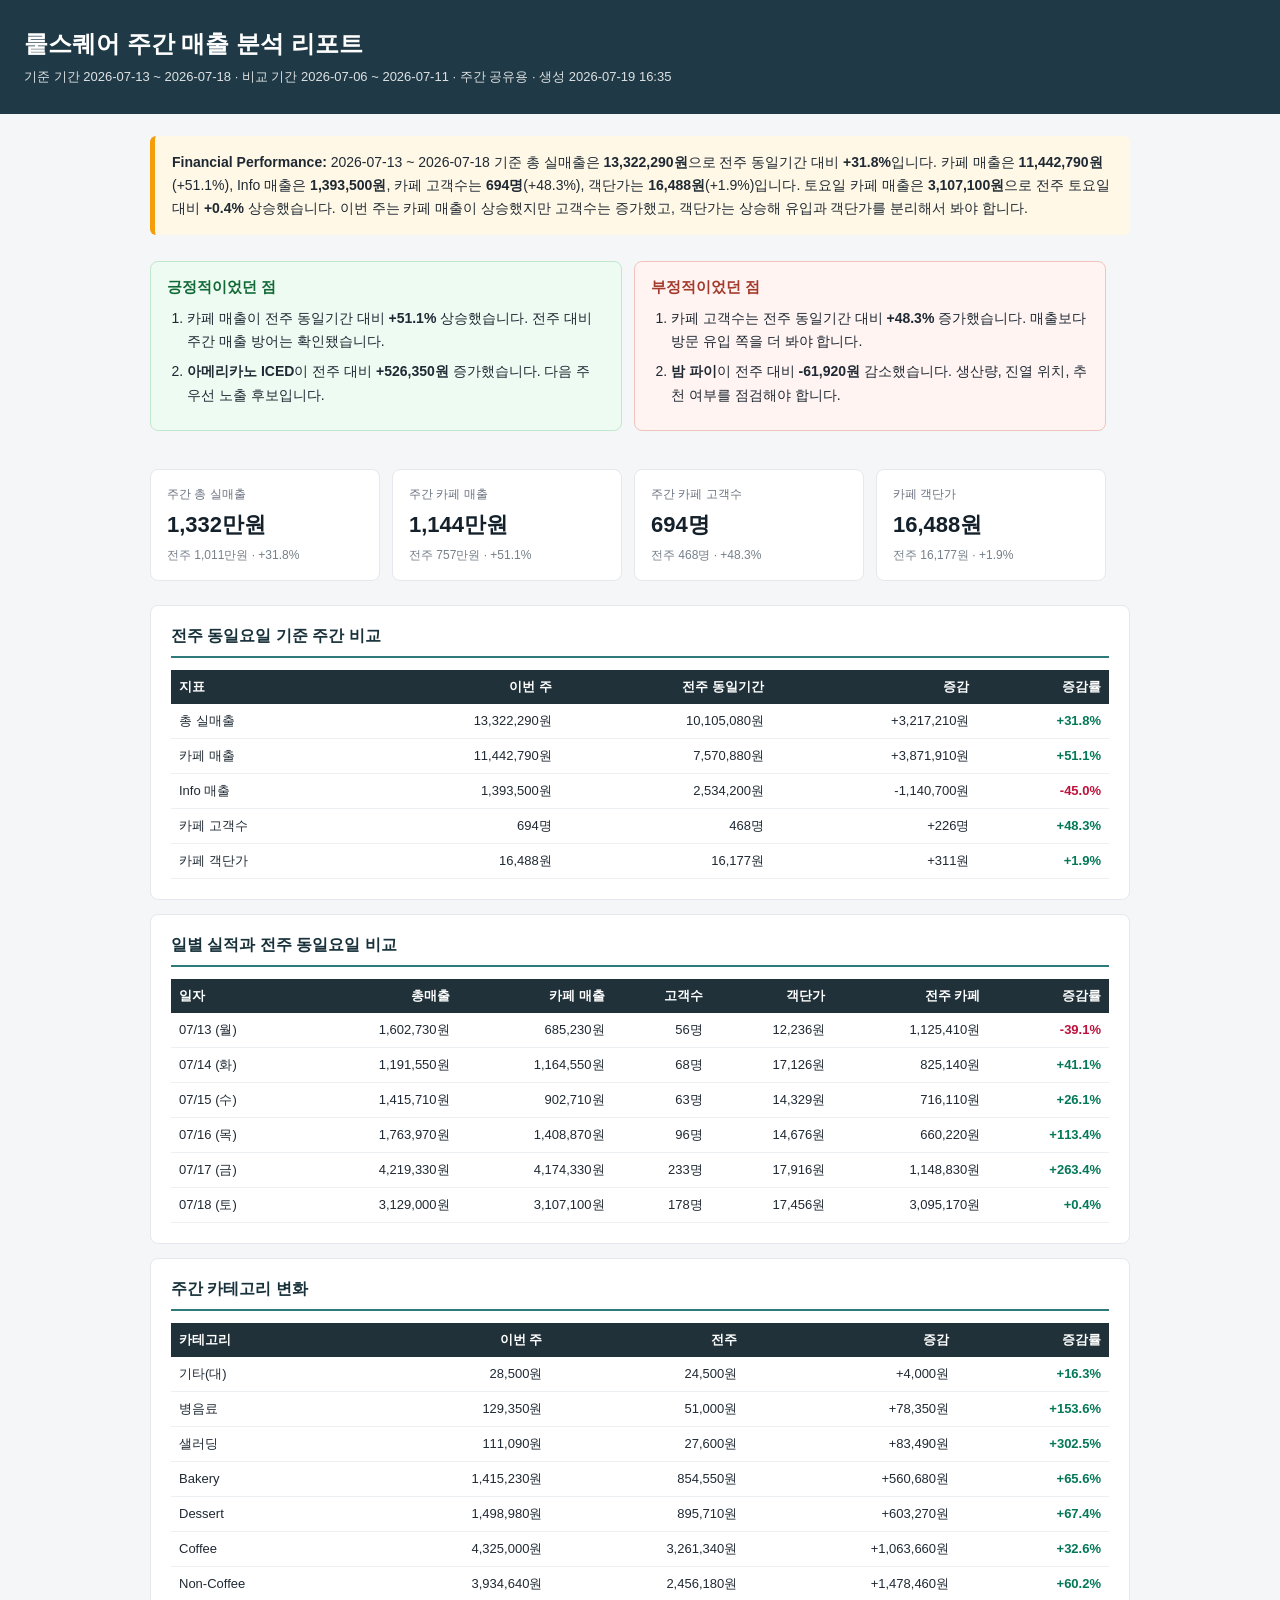
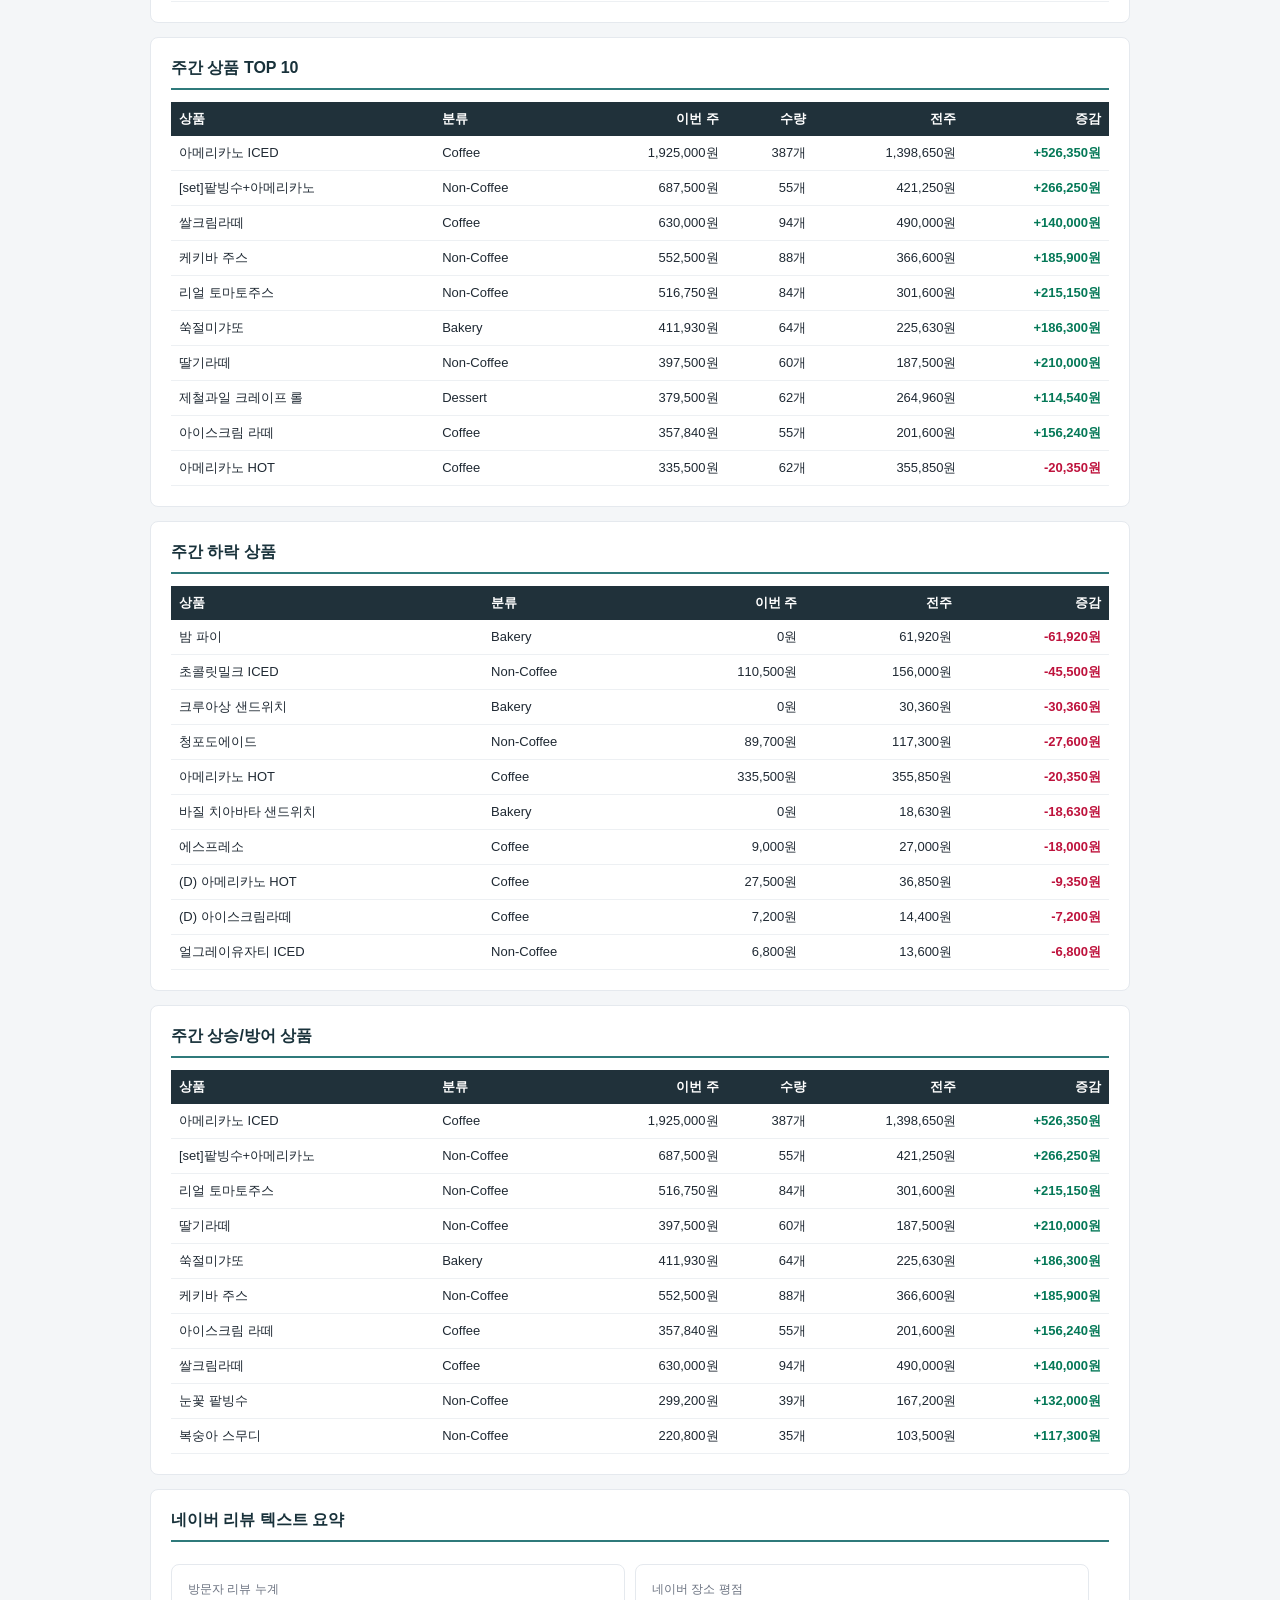
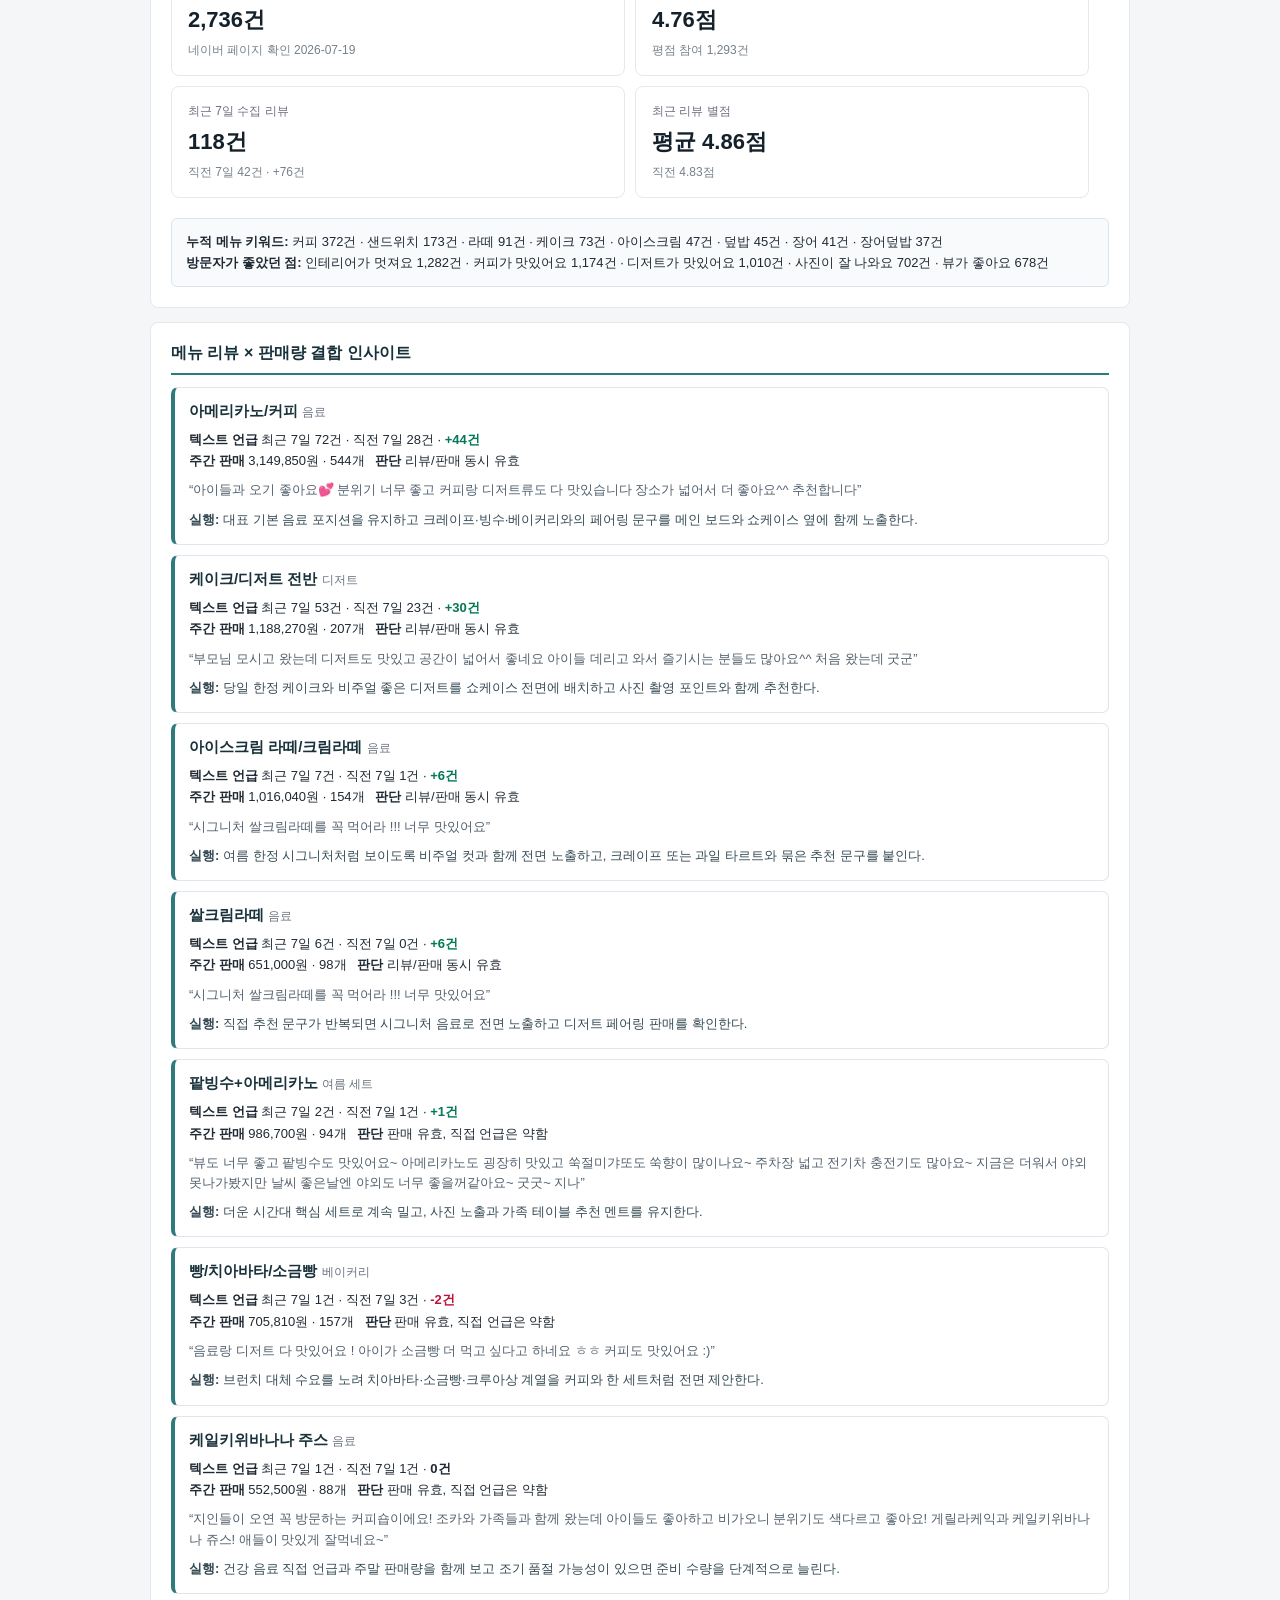
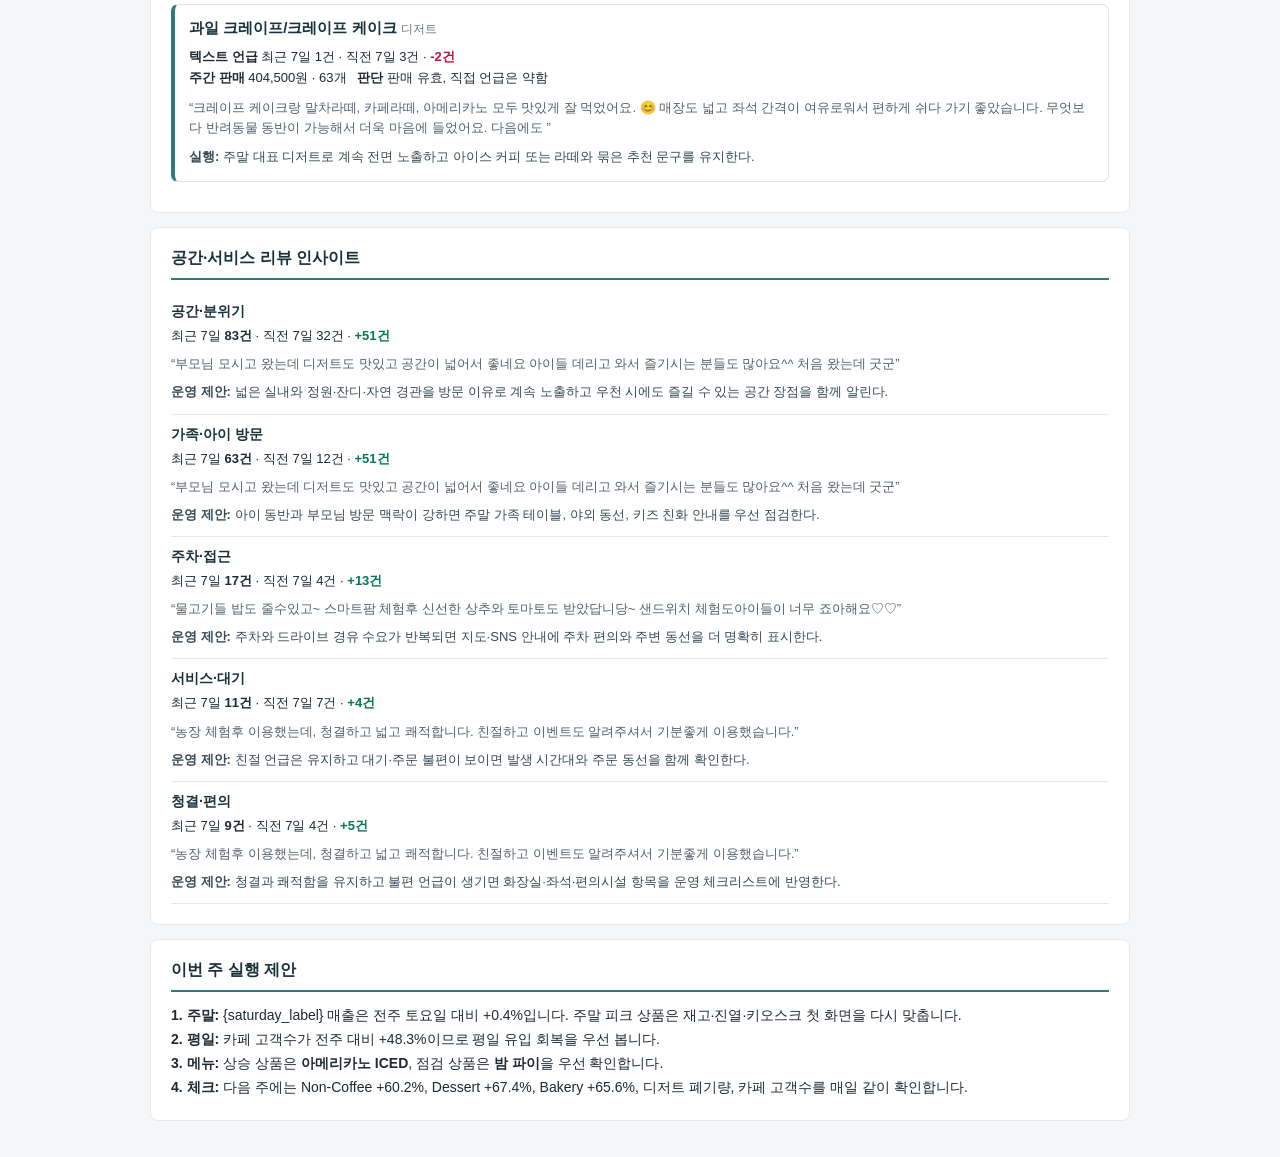
<file: reports/weekly_sales_email_body_20260713_20260718.html>
<!DOCTYPE html>
  <html lang="ko">
  <body style="margin:0;background:#f4f6f8;font-family:Apple SD Gothic Neo,Noto Sans KR,Arial,sans-serif;color:#1f2933;">
    <div style="background:#1f3a46;color:#fff;padding:28px 24px;">
      <h1 style="margin:0 0 8px;font-size:24px;">뤁스퀘어 주간 매출 분석 리포트</h1>
      <div style="font-size:13px;opacity:.85;">기준 기간 2026-07-13 ~ 2026-07-18 · 비교 기간 2026-07-06 ~ 2026-07-11 · 주간 공유용 · 생성 2026-07-19 16:35</div>
    </div>
    <div style="padding:22px;max-width:980px;margin:0 auto;">
      <div style="background:#fff8e6;border-left:5px solid #f59e0b;padding:15px 17px;border-radius:6px;margin-bottom:14px;line-height:1.65;font-size:14px;"><b>Financial Performance:</b> 2026-07-13 ~ 2026-07-18 기준 총 실매출은 <b>13,322,290원</b>으로 전주 동일기간 대비 <b>+31.8%</b>입니다. 카페 매출은 <b>11,442,790원</b>(+51.1%), Info 매출은 <b>1,393,500원</b>, 카페 고객수는 <b>694명</b>(+48.3%), 객단가는 <b>16,488원</b>(+1.9%)입니다. 토요일 카페 매출은 <b>3,107,100원</b>으로 전주 토요일 대비 <b>+0.4%</b> 상승했습니다. 이번 주는 카페 매출이 상승했지만 고객수는 증가했고, 객단가는 상승해 유입과 객단가를 분리해서 봐야 합니다.</div>
      <table style="width:100%;border-spacing:12px;margin:0 -12px 14px;">
    <tr>
      <td style="background:#eefbf3;border:1px solid #bfe8cc;border-radius:8px;padding:16px;vertical-align:top;width:50%;">
        <div style="font-size:15px;font-weight:800;color:#116a35;margin-bottom:10px;">긍정적이었던 점</div>
        <ol style="margin:0;padding-left:20px;line-height:1.65;font-size:14px;"><li style="margin-bottom:7px;">카페 매출이 전주 동일기간 대비 <b>+51.1%</b> 상승했습니다. 전주 대비 주간 매출 방어는 확인됐습니다.</li><li style="margin-bottom:7px;"><b>아메리카노 ICED</b>이 전주 대비 <b>+526,350원</b> 증가했습니다. 다음 주 우선 노출 후보입니다.</li></ol>
      </td>
      <td style="background:#fff4f2;border:1px solid #f2c3bc;border-radius:8px;padding:16px;vertical-align:top;width:50%;">
        <div style="font-size:15px;font-weight:800;color:#a33a2b;margin-bottom:10px;">부정적이었던 점</div>
        <ol style="margin:0;padding-left:20px;line-height:1.65;font-size:14px;"><li style="margin-bottom:7px;">카페 고객수는 전주 동일기간 대비 <b>+48.3%</b> 증가했습니다. 매출보다 방문 유입 쪽을 더 봐야 합니다.</li><li style="margin-bottom:7px;"><b>밤 파이</b>이 전주 대비 <b>-61,920원</b> 감소했습니다. 생산량, 진열 위치, 추천 여부를 점검해야 합니다.</li></ol>
      </td>
    </tr>
  </table>
      <table style="width:100%;border-spacing:12px;margin:0 -12px 12px;">
        <tr>
          <td style="background:#fff;border:1px solid #e5e9ee;border-radius:8px;padding:16px;vertical-align:top;width:25%;">
    <div style="font-size:12px;color:#6b7280;margin-bottom:7px;">주간 총 실매출</div>
    <div style="font-size:22px;font-weight:800;color:#14212b;">1,332만원</div>
    <div style="font-size:12px;color:#76808a;margin-top:7px;">전주 1,011만원 · +31.8%</div>
  </td>
          <td style="background:#fff;border:1px solid #e5e9ee;border-radius:8px;padding:16px;vertical-align:top;width:25%;">
    <div style="font-size:12px;color:#6b7280;margin-bottom:7px;">주간 카페 매출</div>
    <div style="font-size:22px;font-weight:800;color:#14212b;">1,144만원</div>
    <div style="font-size:12px;color:#76808a;margin-top:7px;">전주 757만원 · +51.1%</div>
  </td>
          <td style="background:#fff;border:1px solid #e5e9ee;border-radius:8px;padding:16px;vertical-align:top;width:25%;">
    <div style="font-size:12px;color:#6b7280;margin-bottom:7px;">주간 카페 고객수</div>
    <div style="font-size:22px;font-weight:800;color:#14212b;">694명</div>
    <div style="font-size:12px;color:#76808a;margin-top:7px;">전주 468명 · +48.3%</div>
  </td>
          <td style="background:#fff;border:1px solid #e5e9ee;border-radius:8px;padding:16px;vertical-align:top;width:25%;">
    <div style="font-size:12px;color:#6b7280;margin-bottom:7px;">카페 객단가</div>
    <div style="font-size:22px;font-weight:800;color:#14212b;">16,488원</div>
    <div style="font-size:12px;color:#76808a;margin-top:7px;">전주 16,177원 · +1.9%</div>
  </td>
        </tr>
      </table>
      <div style="background:#fff;border:1px solid #e5e9ee;border-radius:8px;padding:20px;margin-bottom:14px;">
    <h2 style="font-size:16px;margin:0 0 12px;padding-bottom:9px;border-bottom:2px solid #2f7a7b;color:#18313a;">전주 동일요일 기준 주간 비교</h2>
    <table style="width:100%;border-collapse:collapse;font-size:13px;">
    <tr style="background:#20313a;color:#fff;"><th align="left" style="padding:8px;">지표</th><th align="right" style="padding:8px;">이번 주</th><th align="right" style="padding:8px;">전주 동일기간</th><th align="right" style="padding:8px;">증감</th><th align="right" style="padding:8px;">증감률</th></tr>
    <tr><td style="padding:8px;border-bottom:1px solid #edf0f3;text-align:left;">총 실매출</td><td style="padding:8px;border-bottom:1px solid #edf0f3;text-align:right;">13,322,290원</td><td style="padding:8px;border-bottom:1px solid #edf0f3;text-align:right;">10,105,080원</td><td style="padding:8px;border-bottom:1px solid #edf0f3;text-align:right;">+3,217,210원</td><td style="padding:8px;border-bottom:1px solid #edf0f3;text-align:right;color:#047857;font-weight:700;">+31.8%</td></tr><tr><td style="padding:8px;border-bottom:1px solid #edf0f3;text-align:left;">카페 매출</td><td style="padding:8px;border-bottom:1px solid #edf0f3;text-align:right;">11,442,790원</td><td style="padding:8px;border-bottom:1px solid #edf0f3;text-align:right;">7,570,880원</td><td style="padding:8px;border-bottom:1px solid #edf0f3;text-align:right;">+3,871,910원</td><td style="padding:8px;border-bottom:1px solid #edf0f3;text-align:right;color:#047857;font-weight:700;">+51.1%</td></tr><tr><td style="padding:8px;border-bottom:1px solid #edf0f3;text-align:left;">Info 매출</td><td style="padding:8px;border-bottom:1px solid #edf0f3;text-align:right;">1,393,500원</td><td style="padding:8px;border-bottom:1px solid #edf0f3;text-align:right;">2,534,200원</td><td style="padding:8px;border-bottom:1px solid #edf0f3;text-align:right;">-1,140,700원</td><td style="padding:8px;border-bottom:1px solid #edf0f3;text-align:right;color:#be123c;font-weight:700;">-45.0%</td></tr><tr><td style="padding:8px;border-bottom:1px solid #edf0f3;text-align:left;">카페 고객수</td><td style="padding:8px;border-bottom:1px solid #edf0f3;text-align:right;">694명</td><td style="padding:8px;border-bottom:1px solid #edf0f3;text-align:right;">468명</td><td style="padding:8px;border-bottom:1px solid #edf0f3;text-align:right;">+226명</td><td style="padding:8px;border-bottom:1px solid #edf0f3;text-align:right;color:#047857;font-weight:700;">+48.3%</td></tr><tr><td style="padding:8px;border-bottom:1px solid #edf0f3;text-align:left;">카페 객단가</td><td style="padding:8px;border-bottom:1px solid #edf0f3;text-align:right;">16,488원</td><td style="padding:8px;border-bottom:1px solid #edf0f3;text-align:right;">16,177원</td><td style="padding:8px;border-bottom:1px solid #edf0f3;text-align:right;">+311원</td><td style="padding:8px;border-bottom:1px solid #edf0f3;text-align:right;color:#047857;font-weight:700;">+1.9%</td></tr>
  </table>
  </div>
      <div style="background:#fff;border:1px solid #e5e9ee;border-radius:8px;padding:20px;margin-bottom:14px;">
    <h2 style="font-size:16px;margin:0 0 12px;padding-bottom:9px;border-bottom:2px solid #2f7a7b;color:#18313a;">일별 실적과 전주 동일요일 비교</h2>
    <table style="width:100%;border-collapse:collapse;font-size:13px;">
    <tr style="background:#20313a;color:#fff;"><th align="left" style="padding:8px;">일자</th><th align="right" style="padding:8px;">총매출</th><th align="right" style="padding:8px;">카페 매출</th><th align="right" style="padding:8px;">고객수</th><th align="right" style="padding:8px;">객단가</th><th align="right" style="padding:8px;">전주 카페</th><th align="right" style="padding:8px;">증감률</th></tr>
    <tr><td style="padding:8px;border-bottom:1px solid #edf0f3;text-align:left;">07/13 (월)</td><td style="padding:8px;border-bottom:1px solid #edf0f3;text-align:right;">1,602,730원</td><td style="padding:8px;border-bottom:1px solid #edf0f3;text-align:right;">685,230원</td><td style="padding:8px;border-bottom:1px solid #edf0f3;text-align:right;">56명</td><td style="padding:8px;border-bottom:1px solid #edf0f3;text-align:right;">12,236원</td><td style="padding:8px;border-bottom:1px solid #edf0f3;text-align:right;">1,125,410원</td><td style="padding:8px;border-bottom:1px solid #edf0f3;text-align:right;color:#be123c;font-weight:700;">-39.1%</td></tr><tr><td style="padding:8px;border-bottom:1px solid #edf0f3;text-align:left;">07/14 (화)</td><td style="padding:8px;border-bottom:1px solid #edf0f3;text-align:right;">1,191,550원</td><td style="padding:8px;border-bottom:1px solid #edf0f3;text-align:right;">1,164,550원</td><td style="padding:8px;border-bottom:1px solid #edf0f3;text-align:right;">68명</td><td style="padding:8px;border-bottom:1px solid #edf0f3;text-align:right;">17,126원</td><td style="padding:8px;border-bottom:1px solid #edf0f3;text-align:right;">825,140원</td><td style="padding:8px;border-bottom:1px solid #edf0f3;text-align:right;color:#047857;font-weight:700;">+41.1%</td></tr><tr><td style="padding:8px;border-bottom:1px solid #edf0f3;text-align:left;">07/15 (수)</td><td style="padding:8px;border-bottom:1px solid #edf0f3;text-align:right;">1,415,710원</td><td style="padding:8px;border-bottom:1px solid #edf0f3;text-align:right;">902,710원</td><td style="padding:8px;border-bottom:1px solid #edf0f3;text-align:right;">63명</td><td style="padding:8px;border-bottom:1px solid #edf0f3;text-align:right;">14,329원</td><td style="padding:8px;border-bottom:1px solid #edf0f3;text-align:right;">716,110원</td><td style="padding:8px;border-bottom:1px solid #edf0f3;text-align:right;color:#047857;font-weight:700;">+26.1%</td></tr><tr><td style="padding:8px;border-bottom:1px solid #edf0f3;text-align:left;">07/16 (목)</td><td style="padding:8px;border-bottom:1px solid #edf0f3;text-align:right;">1,763,970원</td><td style="padding:8px;border-bottom:1px solid #edf0f3;text-align:right;">1,408,870원</td><td style="padding:8px;border-bottom:1px solid #edf0f3;text-align:right;">96명</td><td style="padding:8px;border-bottom:1px solid #edf0f3;text-align:right;">14,676원</td><td style="padding:8px;border-bottom:1px solid #edf0f3;text-align:right;">660,220원</td><td style="padding:8px;border-bottom:1px solid #edf0f3;text-align:right;color:#047857;font-weight:700;">+113.4%</td></tr><tr><td style="padding:8px;border-bottom:1px solid #edf0f3;text-align:left;">07/17 (금)</td><td style="padding:8px;border-bottom:1px solid #edf0f3;text-align:right;">4,219,330원</td><td style="padding:8px;border-bottom:1px solid #edf0f3;text-align:right;">4,174,330원</td><td style="padding:8px;border-bottom:1px solid #edf0f3;text-align:right;">233명</td><td style="padding:8px;border-bottom:1px solid #edf0f3;text-align:right;">17,916원</td><td style="padding:8px;border-bottom:1px solid #edf0f3;text-align:right;">1,148,830원</td><td style="padding:8px;border-bottom:1px solid #edf0f3;text-align:right;color:#047857;font-weight:700;">+263.4%</td></tr><tr><td style="padding:8px;border-bottom:1px solid #edf0f3;text-align:left;">07/18 (토)</td><td style="padding:8px;border-bottom:1px solid #edf0f3;text-align:right;">3,129,000원</td><td style="padding:8px;border-bottom:1px solid #edf0f3;text-align:right;">3,107,100원</td><td style="padding:8px;border-bottom:1px solid #edf0f3;text-align:right;">178명</td><td style="padding:8px;border-bottom:1px solid #edf0f3;text-align:right;">17,456원</td><td style="padding:8px;border-bottom:1px solid #edf0f3;text-align:right;">3,095,170원</td><td style="padding:8px;border-bottom:1px solid #edf0f3;text-align:right;color:#047857;font-weight:700;">+0.4%</td></tr>
  </table>
  </div>
      <div style="background:#fff;border:1px solid #e5e9ee;border-radius:8px;padding:20px;margin-bottom:14px;">
    <h2 style="font-size:16px;margin:0 0 12px;padding-bottom:9px;border-bottom:2px solid #2f7a7b;color:#18313a;">주간 카테고리 변화</h2>
    <table style="width:100%;border-collapse:collapse;font-size:13px;">
    <tr style="background:#20313a;color:#fff;"><th align="left" style="padding:8px;">카테고리</th><th align="right" style="padding:8px;">이번 주</th><th align="right" style="padding:8px;">전주</th><th align="right" style="padding:8px;">증감</th><th align="right" style="padding:8px;">증감률</th></tr>
    <tr><td style="padding:8px;border-bottom:1px solid #edf0f3;text-align:left;">기타(대)</td><td style="padding:8px;border-bottom:1px solid #edf0f3;text-align:right;">28,500원</td><td style="padding:8px;border-bottom:1px solid #edf0f3;text-align:right;">24,500원</td><td style="padding:8px;border-bottom:1px solid #edf0f3;text-align:right;">+4,000원</td><td style="padding:8px;border-bottom:1px solid #edf0f3;text-align:right;color:#047857;font-weight:700;">+16.3%</td></tr><tr><td style="padding:8px;border-bottom:1px solid #edf0f3;text-align:left;">병음료</td><td style="padding:8px;border-bottom:1px solid #edf0f3;text-align:right;">129,350원</td><td style="padding:8px;border-bottom:1px solid #edf0f3;text-align:right;">51,000원</td><td style="padding:8px;border-bottom:1px solid #edf0f3;text-align:right;">+78,350원</td><td style="padding:8px;border-bottom:1px solid #edf0f3;text-align:right;color:#047857;font-weight:700;">+153.6%</td></tr><tr><td style="padding:8px;border-bottom:1px solid #edf0f3;text-align:left;">샐러딩</td><td style="padding:8px;border-bottom:1px solid #edf0f3;text-align:right;">111,090원</td><td style="padding:8px;border-bottom:1px solid #edf0f3;text-align:right;">27,600원</td><td style="padding:8px;border-bottom:1px solid #edf0f3;text-align:right;">+83,490원</td><td style="padding:8px;border-bottom:1px solid #edf0f3;text-align:right;color:#047857;font-weight:700;">+302.5%</td></tr><tr><td style="padding:8px;border-bottom:1px solid #edf0f3;text-align:left;">Bakery</td><td style="padding:8px;border-bottom:1px solid #edf0f3;text-align:right;">1,415,230원</td><td style="padding:8px;border-bottom:1px solid #edf0f3;text-align:right;">854,550원</td><td style="padding:8px;border-bottom:1px solid #edf0f3;text-align:right;">+560,680원</td><td style="padding:8px;border-bottom:1px solid #edf0f3;text-align:right;color:#047857;font-weight:700;">+65.6%</td></tr><tr><td style="padding:8px;border-bottom:1px solid #edf0f3;text-align:left;">Dessert</td><td style="padding:8px;border-bottom:1px solid #edf0f3;text-align:right;">1,498,980원</td><td style="padding:8px;border-bottom:1px solid #edf0f3;text-align:right;">895,710원</td><td style="padding:8px;border-bottom:1px solid #edf0f3;text-align:right;">+603,270원</td><td style="padding:8px;border-bottom:1px solid #edf0f3;text-align:right;color:#047857;font-weight:700;">+67.4%</td></tr><tr><td style="padding:8px;border-bottom:1px solid #edf0f3;text-align:left;">Coffee</td><td style="padding:8px;border-bottom:1px solid #edf0f3;text-align:right;">4,325,000원</td><td style="padding:8px;border-bottom:1px solid #edf0f3;text-align:right;">3,261,340원</td><td style="padding:8px;border-bottom:1px solid #edf0f3;text-align:right;">+1,063,660원</td><td style="padding:8px;border-bottom:1px solid #edf0f3;text-align:right;color:#047857;font-weight:700;">+32.6%</td></tr><tr><td style="padding:8px;border-bottom:1px solid #edf0f3;text-align:left;">Non-Coffee</td><td style="padding:8px;border-bottom:1px solid #edf0f3;text-align:right;">3,934,640원</td><td style="padding:8px;border-bottom:1px solid #edf0f3;text-align:right;">2,456,180원</td><td style="padding:8px;border-bottom:1px solid #edf0f3;text-align:right;">+1,478,460원</td><td style="padding:8px;border-bottom:1px solid #edf0f3;text-align:right;color:#047857;font-weight:700;">+60.2%</td></tr>
  </table>
  </div>
      <div style="background:#fff;border:1px solid #e5e9ee;border-radius:8px;padding:20px;margin-bottom:14px;">
    <h2 style="font-size:16px;margin:0 0 12px;padding-bottom:9px;border-bottom:2px solid #2f7a7b;color:#18313a;">주간 상품 TOP 10</h2>
    <table style="width:100%;border-collapse:collapse;font-size:13px;">
    <tr style="background:#20313a;color:#fff;"><th align="left" style="padding:8px;">상품</th><th align="left" style="padding:8px;">분류</th><th align="right" style="padding:8px;">이번 주</th><th align="right" style="padding:8px;">수량</th><th align="right" style="padding:8px;">전주</th><th align="right" style="padding:8px;">증감</th></tr>
    <tr><td style="padding:8px;border-bottom:1px solid #edf0f3;text-align:left;">아메리카노 ICED</td><td style="padding:8px;border-bottom:1px solid #edf0f3;text-align:left;">Coffee</td><td style="padding:8px;border-bottom:1px solid #edf0f3;text-align:right;">1,925,000원</td><td style="padding:8px;border-bottom:1px solid #edf0f3;text-align:right;">387개</td><td style="padding:8px;border-bottom:1px solid #edf0f3;text-align:right;">1,398,650원</td><td style="padding:8px;border-bottom:1px solid #edf0f3;text-align:right;color:#047857;font-weight:700;">+526,350원</td></tr><tr><td style="padding:8px;border-bottom:1px solid #edf0f3;text-align:left;">[set]팥빙수+아메리카노</td><td style="padding:8px;border-bottom:1px solid #edf0f3;text-align:left;">Non-Coffee</td><td style="padding:8px;border-bottom:1px solid #edf0f3;text-align:right;">687,500원</td><td style="padding:8px;border-bottom:1px solid #edf0f3;text-align:right;">55개</td><td style="padding:8px;border-bottom:1px solid #edf0f3;text-align:right;">421,250원</td><td style="padding:8px;border-bottom:1px solid #edf0f3;text-align:right;color:#047857;font-weight:700;">+266,250원</td></tr><tr><td style="padding:8px;border-bottom:1px solid #edf0f3;text-align:left;">쌀크림라떼</td><td style="padding:8px;border-bottom:1px solid #edf0f3;text-align:left;">Coffee</td><td style="padding:8px;border-bottom:1px solid #edf0f3;text-align:right;">630,000원</td><td style="padding:8px;border-bottom:1px solid #edf0f3;text-align:right;">94개</td><td style="padding:8px;border-bottom:1px solid #edf0f3;text-align:right;">490,000원</td><td style="padding:8px;border-bottom:1px solid #edf0f3;text-align:right;color:#047857;font-weight:700;">+140,000원</td></tr><tr><td style="padding:8px;border-bottom:1px solid #edf0f3;text-align:left;">케키바 주스</td><td style="padding:8px;border-bottom:1px solid #edf0f3;text-align:left;">Non-Coffee</td><td style="padding:8px;border-bottom:1px solid #edf0f3;text-align:right;">552,500원</td><td style="padding:8px;border-bottom:1px solid #edf0f3;text-align:right;">88개</td><td style="padding:8px;border-bottom:1px solid #edf0f3;text-align:right;">366,600원</td><td style="padding:8px;border-bottom:1px solid #edf0f3;text-align:right;color:#047857;font-weight:700;">+185,900원</td></tr><tr><td style="padding:8px;border-bottom:1px solid #edf0f3;text-align:left;">리얼 토마토주스</td><td style="padding:8px;border-bottom:1px solid #edf0f3;text-align:left;">Non-Coffee</td><td style="padding:8px;border-bottom:1px solid #edf0f3;text-align:right;">516,750원</td><td style="padding:8px;border-bottom:1px solid #edf0f3;text-align:right;">84개</td><td style="padding:8px;border-bottom:1px solid #edf0f3;text-align:right;">301,600원</td><td style="padding:8px;border-bottom:1px solid #edf0f3;text-align:right;color:#047857;font-weight:700;">+215,150원</td></tr><tr><td style="padding:8px;border-bottom:1px solid #edf0f3;text-align:left;">쑥절미갸또</td><td style="padding:8px;border-bottom:1px solid #edf0f3;text-align:left;">Bakery</td><td style="padding:8px;border-bottom:1px solid #edf0f3;text-align:right;">411,930원</td><td style="padding:8px;border-bottom:1px solid #edf0f3;text-align:right;">64개</td><td style="padding:8px;border-bottom:1px solid #edf0f3;text-align:right;">225,630원</td><td style="padding:8px;border-bottom:1px solid #edf0f3;text-align:right;color:#047857;font-weight:700;">+186,300원</td></tr><tr><td style="padding:8px;border-bottom:1px solid #edf0f3;text-align:left;">딸기라떼</td><td style="padding:8px;border-bottom:1px solid #edf0f3;text-align:left;">Non-Coffee</td><td style="padding:8px;border-bottom:1px solid #edf0f3;text-align:right;">397,500원</td><td style="padding:8px;border-bottom:1px solid #edf0f3;text-align:right;">60개</td><td style="padding:8px;border-bottom:1px solid #edf0f3;text-align:right;">187,500원</td><td style="padding:8px;border-bottom:1px solid #edf0f3;text-align:right;color:#047857;font-weight:700;">+210,000원</td></tr><tr><td style="padding:8px;border-bottom:1px solid #edf0f3;text-align:left;">제철과일 크레이프 롤</td><td style="padding:8px;border-bottom:1px solid #edf0f3;text-align:left;">Dessert</td><td style="padding:8px;border-bottom:1px solid #edf0f3;text-align:right;">379,500원</td><td style="padding:8px;border-bottom:1px solid #edf0f3;text-align:right;">62개</td><td style="padding:8px;border-bottom:1px solid #edf0f3;text-align:right;">264,960원</td><td style="padding:8px;border-bottom:1px solid #edf0f3;text-align:right;color:#047857;font-weight:700;">+114,540원</td></tr><tr><td style="padding:8px;border-bottom:1px solid #edf0f3;text-align:left;">아이스크림 라떼</td><td style="padding:8px;border-bottom:1px solid #edf0f3;text-align:left;">Coffee</td><td style="padding:8px;border-bottom:1px solid #edf0f3;text-align:right;">357,840원</td><td style="padding:8px;border-bottom:1px solid #edf0f3;text-align:right;">55개</td><td style="padding:8px;border-bottom:1px solid #edf0f3;text-align:right;">201,600원</td><td style="padding:8px;border-bottom:1px solid #edf0f3;text-align:right;color:#047857;font-weight:700;">+156,240원</td></tr><tr><td style="padding:8px;border-bottom:1px solid #edf0f3;text-align:left;">아메리카노 HOT</td><td style="padding:8px;border-bottom:1px solid #edf0f3;text-align:left;">Coffee</td><td style="padding:8px;border-bottom:1px solid #edf0f3;text-align:right;">335,500원</td><td style="padding:8px;border-bottom:1px solid #edf0f3;text-align:right;">62개</td><td style="padding:8px;border-bottom:1px solid #edf0f3;text-align:right;">355,850원</td><td style="padding:8px;border-bottom:1px solid #edf0f3;text-align:right;color:#be123c;font-weight:700;">-20,350원</td></tr>
  </table>
  </div>
      <div style="background:#fff;border:1px solid #e5e9ee;border-radius:8px;padding:20px;margin-bottom:14px;">
    <h2 style="font-size:16px;margin:0 0 12px;padding-bottom:9px;border-bottom:2px solid #2f7a7b;color:#18313a;">주간 하락 상품</h2>
    <table style="width:100%;border-collapse:collapse;font-size:13px;">
    <tr style="background:#20313a;color:#fff;"><th align="left" style="padding:8px;">상품</th><th align="left" style="padding:8px;">분류</th><th align="right" style="padding:8px;">이번 주</th><th align="right" style="padding:8px;">전주</th><th align="right" style="padding:8px;">증감</th></tr>
    <tr><td style="padding:8px;border-bottom:1px solid #edf0f3;text-align:left;">밤 파이</td><td style="padding:8px;border-bottom:1px solid #edf0f3;text-align:left;">Bakery</td><td style="padding:8px;border-bottom:1px solid #edf0f3;text-align:right;">0원</td><td style="padding:8px;border-bottom:1px solid #edf0f3;text-align:right;">61,920원</td><td style="padding:8px;border-bottom:1px solid #edf0f3;text-align:right;color:#be123c;font-weight:700;">-61,920원</td></tr><tr><td style="padding:8px;border-bottom:1px solid #edf0f3;text-align:left;">초콜릿밀크 ICED</td><td style="padding:8px;border-bottom:1px solid #edf0f3;text-align:left;">Non-Coffee</td><td style="padding:8px;border-bottom:1px solid #edf0f3;text-align:right;">110,500원</td><td style="padding:8px;border-bottom:1px solid #edf0f3;text-align:right;">156,000원</td><td style="padding:8px;border-bottom:1px solid #edf0f3;text-align:right;color:#be123c;font-weight:700;">-45,500원</td></tr><tr><td style="padding:8px;border-bottom:1px solid #edf0f3;text-align:left;">크루아상 샌드위치</td><td style="padding:8px;border-bottom:1px solid #edf0f3;text-align:left;">Bakery</td><td style="padding:8px;border-bottom:1px solid #edf0f3;text-align:right;">0원</td><td style="padding:8px;border-bottom:1px solid #edf0f3;text-align:right;">30,360원</td><td style="padding:8px;border-bottom:1px solid #edf0f3;text-align:right;color:#be123c;font-weight:700;">-30,360원</td></tr><tr><td style="padding:8px;border-bottom:1px solid #edf0f3;text-align:left;">청포도에이드</td><td style="padding:8px;border-bottom:1px solid #edf0f3;text-align:left;">Non-Coffee</td><td style="padding:8px;border-bottom:1px solid #edf0f3;text-align:right;">89,700원</td><td style="padding:8px;border-bottom:1px solid #edf0f3;text-align:right;">117,300원</td><td style="padding:8px;border-bottom:1px solid #edf0f3;text-align:right;color:#be123c;font-weight:700;">-27,600원</td></tr><tr><td style="padding:8px;border-bottom:1px solid #edf0f3;text-align:left;">아메리카노 HOT</td><td style="padding:8px;border-bottom:1px solid #edf0f3;text-align:left;">Coffee</td><td style="padding:8px;border-bottom:1px solid #edf0f3;text-align:right;">335,500원</td><td style="padding:8px;border-bottom:1px solid #edf0f3;text-align:right;">355,850원</td><td style="padding:8px;border-bottom:1px solid #edf0f3;text-align:right;color:#be123c;font-weight:700;">-20,350원</td></tr><tr><td style="padding:8px;border-bottom:1px solid #edf0f3;text-align:left;">바질 치아바타 샌드위치</td><td style="padding:8px;border-bottom:1px solid #edf0f3;text-align:left;">Bakery</td><td style="padding:8px;border-bottom:1px solid #edf0f3;text-align:right;">0원</td><td style="padding:8px;border-bottom:1px solid #edf0f3;text-align:right;">18,630원</td><td style="padding:8px;border-bottom:1px solid #edf0f3;text-align:right;color:#be123c;font-weight:700;">-18,630원</td></tr><tr><td style="padding:8px;border-bottom:1px solid #edf0f3;text-align:left;">에스프레소</td><td style="padding:8px;border-bottom:1px solid #edf0f3;text-align:left;">Coffee</td><td style="padding:8px;border-bottom:1px solid #edf0f3;text-align:right;">9,000원</td><td style="padding:8px;border-bottom:1px solid #edf0f3;text-align:right;">27,000원</td><td style="padding:8px;border-bottom:1px solid #edf0f3;text-align:right;color:#be123c;font-weight:700;">-18,000원</td></tr><tr><td style="padding:8px;border-bottom:1px solid #edf0f3;text-align:left;">(D) 아메리카노 HOT</td><td style="padding:8px;border-bottom:1px solid #edf0f3;text-align:left;">Coffee</td><td style="padding:8px;border-bottom:1px solid #edf0f3;text-align:right;">27,500원</td><td style="padding:8px;border-bottom:1px solid #edf0f3;text-align:right;">36,850원</td><td style="padding:8px;border-bottom:1px solid #edf0f3;text-align:right;color:#be123c;font-weight:700;">-9,350원</td></tr><tr><td style="padding:8px;border-bottom:1px solid #edf0f3;text-align:left;">(D) 아이스크림라떼</td><td style="padding:8px;border-bottom:1px solid #edf0f3;text-align:left;">Coffee</td><td style="padding:8px;border-bottom:1px solid #edf0f3;text-align:right;">7,200원</td><td style="padding:8px;border-bottom:1px solid #edf0f3;text-align:right;">14,400원</td><td style="padding:8px;border-bottom:1px solid #edf0f3;text-align:right;color:#be123c;font-weight:700;">-7,200원</td></tr><tr><td style="padding:8px;border-bottom:1px solid #edf0f3;text-align:left;">얼그레이유자티 ICED</td><td style="padding:8px;border-bottom:1px solid #edf0f3;text-align:left;">Non-Coffee</td><td style="padding:8px;border-bottom:1px solid #edf0f3;text-align:right;">6,800원</td><td style="padding:8px;border-bottom:1px solid #edf0f3;text-align:right;">13,600원</td><td style="padding:8px;border-bottom:1px solid #edf0f3;text-align:right;color:#be123c;font-weight:700;">-6,800원</td></tr>
  </table>
  </div>
      <div style="background:#fff;border:1px solid #e5e9ee;border-radius:8px;padding:20px;margin-bottom:14px;">
    <h2 style="font-size:16px;margin:0 0 12px;padding-bottom:9px;border-bottom:2px solid #2f7a7b;color:#18313a;">주간 상승/방어 상품</h2>
    <table style="width:100%;border-collapse:collapse;font-size:13px;">
    <tr style="background:#20313a;color:#fff;"><th align="left" style="padding:8px;">상품</th><th align="left" style="padding:8px;">분류</th><th align="right" style="padding:8px;">이번 주</th><th align="right" style="padding:8px;">수량</th><th align="right" style="padding:8px;">전주</th><th align="right" style="padding:8px;">증감</th></tr>
    <tr><td style="padding:8px;border-bottom:1px solid #edf0f3;text-align:left;">아메리카노 ICED</td><td style="padding:8px;border-bottom:1px solid #edf0f3;text-align:left;">Coffee</td><td style="padding:8px;border-bottom:1px solid #edf0f3;text-align:right;">1,925,000원</td><td style="padding:8px;border-bottom:1px solid #edf0f3;text-align:right;">387개</td><td style="padding:8px;border-bottom:1px solid #edf0f3;text-align:right;">1,398,650원</td><td style="padding:8px;border-bottom:1px solid #edf0f3;text-align:right;color:#047857;font-weight:700;">+526,350원</td></tr><tr><td style="padding:8px;border-bottom:1px solid #edf0f3;text-align:left;">[set]팥빙수+아메리카노</td><td style="padding:8px;border-bottom:1px solid #edf0f3;text-align:left;">Non-Coffee</td><td style="padding:8px;border-bottom:1px solid #edf0f3;text-align:right;">687,500원</td><td style="padding:8px;border-bottom:1px solid #edf0f3;text-align:right;">55개</td><td style="padding:8px;border-bottom:1px solid #edf0f3;text-align:right;">421,250원</td><td style="padding:8px;border-bottom:1px solid #edf0f3;text-align:right;color:#047857;font-weight:700;">+266,250원</td></tr><tr><td style="padding:8px;border-bottom:1px solid #edf0f3;text-align:left;">리얼 토마토주스</td><td style="padding:8px;border-bottom:1px solid #edf0f3;text-align:left;">Non-Coffee</td><td style="padding:8px;border-bottom:1px solid #edf0f3;text-align:right;">516,750원</td><td style="padding:8px;border-bottom:1px solid #edf0f3;text-align:right;">84개</td><td style="padding:8px;border-bottom:1px solid #edf0f3;text-align:right;">301,600원</td><td style="padding:8px;border-bottom:1px solid #edf0f3;text-align:right;color:#047857;font-weight:700;">+215,150원</td></tr><tr><td style="padding:8px;border-bottom:1px solid #edf0f3;text-align:left;">딸기라떼</td><td style="padding:8px;border-bottom:1px solid #edf0f3;text-align:left;">Non-Coffee</td><td style="padding:8px;border-bottom:1px solid #edf0f3;text-align:right;">397,500원</td><td style="padding:8px;border-bottom:1px solid #edf0f3;text-align:right;">60개</td><td style="padding:8px;border-bottom:1px solid #edf0f3;text-align:right;">187,500원</td><td style="padding:8px;border-bottom:1px solid #edf0f3;text-align:right;color:#047857;font-weight:700;">+210,000원</td></tr><tr><td style="padding:8px;border-bottom:1px solid #edf0f3;text-align:left;">쑥절미갸또</td><td style="padding:8px;border-bottom:1px solid #edf0f3;text-align:left;">Bakery</td><td style="padding:8px;border-bottom:1px solid #edf0f3;text-align:right;">411,930원</td><td style="padding:8px;border-bottom:1px solid #edf0f3;text-align:right;">64개</td><td style="padding:8px;border-bottom:1px solid #edf0f3;text-align:right;">225,630원</td><td style="padding:8px;border-bottom:1px solid #edf0f3;text-align:right;color:#047857;font-weight:700;">+186,300원</td></tr><tr><td style="padding:8px;border-bottom:1px solid #edf0f3;text-align:left;">케키바 주스</td><td style="padding:8px;border-bottom:1px solid #edf0f3;text-align:left;">Non-Coffee</td><td style="padding:8px;border-bottom:1px solid #edf0f3;text-align:right;">552,500원</td><td style="padding:8px;border-bottom:1px solid #edf0f3;text-align:right;">88개</td><td style="padding:8px;border-bottom:1px solid #edf0f3;text-align:right;">366,600원</td><td style="padding:8px;border-bottom:1px solid #edf0f3;text-align:right;color:#047857;font-weight:700;">+185,900원</td></tr><tr><td style="padding:8px;border-bottom:1px solid #edf0f3;text-align:left;">아이스크림 라떼</td><td style="padding:8px;border-bottom:1px solid #edf0f3;text-align:left;">Coffee</td><td style="padding:8px;border-bottom:1px solid #edf0f3;text-align:right;">357,840원</td><td style="padding:8px;border-bottom:1px solid #edf0f3;text-align:right;">55개</td><td style="padding:8px;border-bottom:1px solid #edf0f3;text-align:right;">201,600원</td><td style="padding:8px;border-bottom:1px solid #edf0f3;text-align:right;color:#047857;font-weight:700;">+156,240원</td></tr><tr><td style="padding:8px;border-bottom:1px solid #edf0f3;text-align:left;">쌀크림라떼</td><td style="padding:8px;border-bottom:1px solid #edf0f3;text-align:left;">Coffee</td><td style="padding:8px;border-bottom:1px solid #edf0f3;text-align:right;">630,000원</td><td style="padding:8px;border-bottom:1px solid #edf0f3;text-align:right;">94개</td><td style="padding:8px;border-bottom:1px solid #edf0f3;text-align:right;">490,000원</td><td style="padding:8px;border-bottom:1px solid #edf0f3;text-align:right;color:#047857;font-weight:700;">+140,000원</td></tr><tr><td style="padding:8px;border-bottom:1px solid #edf0f3;text-align:left;">눈꽃 팥빙수</td><td style="padding:8px;border-bottom:1px solid #edf0f3;text-align:left;">Non-Coffee</td><td style="padding:8px;border-bottom:1px solid #edf0f3;text-align:right;">299,200원</td><td style="padding:8px;border-bottom:1px solid #edf0f3;text-align:right;">39개</td><td style="padding:8px;border-bottom:1px solid #edf0f3;text-align:right;">167,200원</td><td style="padding:8px;border-bottom:1px solid #edf0f3;text-align:right;color:#047857;font-weight:700;">+132,000원</td></tr><tr><td style="padding:8px;border-bottom:1px solid #edf0f3;text-align:left;">복숭아 스무디</td><td style="padding:8px;border-bottom:1px solid #edf0f3;text-align:left;">Non-Coffee</td><td style="padding:8px;border-bottom:1px solid #edf0f3;text-align:right;">220,800원</td><td style="padding:8px;border-bottom:1px solid #edf0f3;text-align:right;">35개</td><td style="padding:8px;border-bottom:1px solid #edf0f3;text-align:right;">103,500원</td><td style="padding:8px;border-bottom:1px solid #edf0f3;text-align:right;color:#047857;font-weight:700;">+117,300원</td></tr>
  </table>
  </div>
      <div style="background:#fff;border:1px solid #e5e9ee;border-radius:8px;padding:20px;margin-bottom:14px;">
    <h2 style="font-size:16px;margin:0 0 12px;padding-bottom:9px;border-bottom:2px solid #2f7a7b;color:#18313a;">네이버 리뷰 텍스트 요약</h2>
    <table style="width:100%;border-spacing:10px;margin:0 -10px 10px;"><tr>
      <td style="background:#fff;border:1px solid #e5e9ee;border-radius:8px;padding:16px;vertical-align:top;width:25%;">
    <div style="font-size:12px;color:#6b7280;margin-bottom:7px;">방문자 리뷰 누계</div>
    <div style="font-size:22px;font-weight:800;color:#14212b;">2,736건</div>
    <div style="font-size:12px;color:#76808a;margin-top:7px;">네이버 페이지 확인 2026-07-19</div>
  </td>
      <td style="background:#fff;border:1px solid #e5e9ee;border-radius:8px;padding:16px;vertical-align:top;width:25%;">
    <div style="font-size:12px;color:#6b7280;margin-bottom:7px;">네이버 장소 평점</div>
    <div style="font-size:22px;font-weight:800;color:#14212b;">4.76점</div>
    <div style="font-size:12px;color:#76808a;margin-top:7px;">평점 참여 1,293건</div>
  </td>
    </tr><tr>
      <td style="background:#fff;border:1px solid #e5e9ee;border-radius:8px;padding:16px;vertical-align:top;width:25%;">
    <div style="font-size:12px;color:#6b7280;margin-bottom:7px;">최근 7일 수집 리뷰</div>
    <div style="font-size:22px;font-weight:800;color:#14212b;">118건</div>
    <div style="font-size:12px;color:#76808a;margin-top:7px;">직전 7일 42건 · +76건</div>
  </td>
      <td style="background:#fff;border:1px solid #e5e9ee;border-radius:8px;padding:16px;vertical-align:top;width:25%;">
    <div style="font-size:12px;color:#6b7280;margin-bottom:7px;">최근 리뷰 별점</div>
    <div style="font-size:22px;font-weight:800;color:#14212b;">평균 4.86점</div>
    <div style="font-size:12px;color:#76808a;margin-top:7px;">직전 4.83점</div>
  </td>
    </tr></table>
    <div style="background:#f8fafc;border:1px solid #dbe4ee;border-radius:6px;padding:12px 14px;line-height:1.65;font-size:13px;">
      <b>누적 메뉴 키워드:</b> 커피 372건 · 샌드위치 173건 · 라떼 91건 · 케이크 73건 · 아이스크림 47건 · 덮밥 45건 · 장어 41건 · 장어덮밥 37건<br>
      <b>방문자가 좋았던 점:</b> 인테리어가 멋져요 1,282건 · 커피가 맛있어요 1,174건 · 디저트가 맛있어요 1,010건 · 사진이 잘 나와요 702건 · 뷰가 좋아요 678건
    </div>
  </div>
      <div style="background:#fff;border:1px solid #e5e9ee;border-radius:8px;padding:20px;margin-bottom:14px;">
    <h2 style="font-size:16px;margin:0 0 12px;padding-bottom:9px;border-bottom:2px solid #2f7a7b;color:#18313a;">메뉴 리뷰 × 판매량 결합 인사이트</h2>
    <div style="border:1px solid #dfe5eb;border-left:4px solid #2f7a7b;border-radius:7px;padding:14px;margin-bottom:10px;">
          <div style="font-size:15px;font-weight:800;color:#18313a;">아메리카노/커피 <span style="font-size:12px;font-weight:500;color:#6b7280;">음료</span></div>
          <div style="margin-top:8px;line-height:1.65;font-size:13px;">
            <b>텍스트 언급</b> 최근 7일 72건 · 직전 7일 28건 · <span style="color:#047857;font-weight:700;">+44건</span><br>
            <b>주간 판매</b> 3,149,850원 · 544개 &nbsp; <b>판단</b> 리뷰/판매 동시 유효
          </div>
          <div style="margin-top:9px;color:#52606d;line-height:1.55;font-size:13px;">“아이들과 오기 좋아요💕
분위기 너무 좋고 커피랑 디저트류도 다 맛있습니다
장소가 넓어서 더 좋아요^^ 추천합니다”</div>
          <div style="margin-top:9px;color:#354a54;line-height:1.55;font-size:13px;"><b>실행:</b> 대표 기본 음료 포지션을 유지하고 크레이프·빙수·베이커리와의 페어링 문구를 메인 보드와 쇼케이스 옆에 함께 노출한다.</div>
        </div><div style="border:1px solid #dfe5eb;border-left:4px solid #2f7a7b;border-radius:7px;padding:14px;margin-bottom:10px;">
          <div style="font-size:15px;font-weight:800;color:#18313a;">케이크/디저트 전반 <span style="font-size:12px;font-weight:500;color:#6b7280;">디저트</span></div>
          <div style="margin-top:8px;line-height:1.65;font-size:13px;">
            <b>텍스트 언급</b> 최근 7일 53건 · 직전 7일 23건 · <span style="color:#047857;font-weight:700;">+30건</span><br>
            <b>주간 판매</b> 1,188,270원 · 207개 &nbsp; <b>판단</b> 리뷰/판매 동시 유효
          </div>
          <div style="margin-top:9px;color:#52606d;line-height:1.55;font-size:13px;">“부모님 모시고 왔는데 디저트도 맛있고 공간이 넓어서 좋네요
아이들 데리고 와서 즐기시는 분들도 많아요^^
처음 왔는데 굿군”</div>
          <div style="margin-top:9px;color:#354a54;line-height:1.55;font-size:13px;"><b>실행:</b> 당일 한정 케이크와 비주얼 좋은 디저트를 쇼케이스 전면에 배치하고 사진 촬영 포인트와 함께 추천한다.</div>
        </div><div style="border:1px solid #dfe5eb;border-left:4px solid #2f7a7b;border-radius:7px;padding:14px;margin-bottom:10px;">
          <div style="font-size:15px;font-weight:800;color:#18313a;">아이스크림 라떼/크림라떼 <span style="font-size:12px;font-weight:500;color:#6b7280;">음료</span></div>
          <div style="margin-top:8px;line-height:1.65;font-size:13px;">
            <b>텍스트 언급</b> 최근 7일 7건 · 직전 7일 1건 · <span style="color:#047857;font-weight:700;">+6건</span><br>
            <b>주간 판매</b> 1,016,040원 · 154개 &nbsp; <b>판단</b> 리뷰/판매 동시 유효
          </div>
          <div style="margin-top:9px;color:#52606d;line-height:1.55;font-size:13px;">“시그니처 쌀크림라떼를 꼭 먹어라 !!! 너무 맛있어요”</div>
          <div style="margin-top:9px;color:#354a54;line-height:1.55;font-size:13px;"><b>실행:</b> 여름 한정 시그니처처럼 보이도록 비주얼 컷과 함께 전면 노출하고, 크레이프 또는 과일 타르트와 묶은 추천 문구를 붙인다.</div>
        </div><div style="border:1px solid #dfe5eb;border-left:4px solid #2f7a7b;border-radius:7px;padding:14px;margin-bottom:10px;">
          <div style="font-size:15px;font-weight:800;color:#18313a;">쌀크림라떼 <span style="font-size:12px;font-weight:500;color:#6b7280;">음료</span></div>
          <div style="margin-top:8px;line-height:1.65;font-size:13px;">
            <b>텍스트 언급</b> 최근 7일 6건 · 직전 7일 0건 · <span style="color:#047857;font-weight:700;">+6건</span><br>
            <b>주간 판매</b> 651,000원 · 98개 &nbsp; <b>판단</b> 리뷰/판매 동시 유효
          </div>
          <div style="margin-top:9px;color:#52606d;line-height:1.55;font-size:13px;">“시그니처 쌀크림라떼를 꼭 먹어라 !!! 너무 맛있어요”</div>
          <div style="margin-top:9px;color:#354a54;line-height:1.55;font-size:13px;"><b>실행:</b> 직접 추천 문구가 반복되면 시그니처 음료로 전면 노출하고 디저트 페어링 판매를 확인한다.</div>
        </div><div style="border:1px solid #dfe5eb;border-left:4px solid #2f7a7b;border-radius:7px;padding:14px;margin-bottom:10px;">
          <div style="font-size:15px;font-weight:800;color:#18313a;">팥빙수+아메리카노 <span style="font-size:12px;font-weight:500;color:#6b7280;">여름 세트</span></div>
          <div style="margin-top:8px;line-height:1.65;font-size:13px;">
            <b>텍스트 언급</b> 최근 7일 2건 · 직전 7일 1건 · <span style="color:#047857;font-weight:700;">+1건</span><br>
            <b>주간 판매</b> 986,700원 · 94개 &nbsp; <b>판단</b> 판매 유효, 직접 언급은 약함
          </div>
          <div style="margin-top:9px;color:#52606d;line-height:1.55;font-size:13px;">“뷰도 너무 좋고 팥빙수도 맛있어요~ 아메리카노도 굉장히 맛있고 쑥절미갸또도 쑥향이 많이나요~ 주차장 넓고 전기차 충전기도 많아요~ 지금은 더워서 야외 못나가봤지만 날씨 좋은날엔 야외도 너무 좋을꺼같아요~ 굿굿~ 지나”</div>
          <div style="margin-top:9px;color:#354a54;line-height:1.55;font-size:13px;"><b>실행:</b> 더운 시간대 핵심 세트로 계속 밀고, 사진 노출과 가족 테이블 추천 멘트를 유지한다.</div>
        </div><div style="border:1px solid #dfe5eb;border-left:4px solid #2f7a7b;border-radius:7px;padding:14px;margin-bottom:10px;">
          <div style="font-size:15px;font-weight:800;color:#18313a;">빵/치아바타/소금빵 <span style="font-size:12px;font-weight:500;color:#6b7280;">베이커리</span></div>
          <div style="margin-top:8px;line-height:1.65;font-size:13px;">
            <b>텍스트 언급</b> 최근 7일 1건 · 직전 7일 3건 · <span style="color:#be123c;font-weight:700;">-2건</span><br>
            <b>주간 판매</b> 705,810원 · 157개 &nbsp; <b>판단</b> 판매 유효, 직접 언급은 약함
          </div>
          <div style="margin-top:9px;color:#52606d;line-height:1.55;font-size:13px;">“음료랑 디저트 다 맛있어요 !
아이가 소금빵 더 먹고 싶다고 하네요 ㅎㅎ
커피도 맛있어요 :)”</div>
          <div style="margin-top:9px;color:#354a54;line-height:1.55;font-size:13px;"><b>실행:</b> 브런치 대체 수요를 노려 치아바타·소금빵·크루아상 계열을 커피와 한 세트처럼 전면 제안한다.</div>
        </div><div style="border:1px solid #dfe5eb;border-left:4px solid #2f7a7b;border-radius:7px;padding:14px;margin-bottom:10px;">
          <div style="font-size:15px;font-weight:800;color:#18313a;">케일키위바나나 주스 <span style="font-size:12px;font-weight:500;color:#6b7280;">음료</span></div>
          <div style="margin-top:8px;line-height:1.65;font-size:13px;">
            <b>텍스트 언급</b> 최근 7일 1건 · 직전 7일 1건 · <span style="color:#1f2933;font-weight:700;">0건</span><br>
            <b>주간 판매</b> 552,500원 · 88개 &nbsp; <b>판단</b> 판매 유효, 직접 언급은 약함
          </div>
          <div style="margin-top:9px;color:#52606d;line-height:1.55;font-size:13px;">“지인들이 오연 꼭 방문하는 커피숍이에요!
조카와 가족들과 함께 왔는데 아이들도 좋아하고 비가오니 분위기도 색다르고 좋아요!
게릴라케익과 케일키위바나나 쥬스! 애들이 맛있게 잘먹네요~”</div>
          <div style="margin-top:9px;color:#354a54;line-height:1.55;font-size:13px;"><b>실행:</b> 건강 음료 직접 언급과 주말 판매량을 함께 보고 조기 품절 가능성이 있으면 준비 수량을 단계적으로 늘린다.</div>
        </div><div style="border:1px solid #dfe5eb;border-left:4px solid #2f7a7b;border-radius:7px;padding:14px;margin-bottom:10px;">
          <div style="font-size:15px;font-weight:800;color:#18313a;">과일 크레이프/크레이프 케이크 <span style="font-size:12px;font-weight:500;color:#6b7280;">디저트</span></div>
          <div style="margin-top:8px;line-height:1.65;font-size:13px;">
            <b>텍스트 언급</b> 최근 7일 1건 · 직전 7일 3건 · <span style="color:#be123c;font-weight:700;">-2건</span><br>
            <b>주간 판매</b> 404,500원 · 63개 &nbsp; <b>판단</b> 판매 유효, 직접 언급은 약함
          </div>
          <div style="margin-top:9px;color:#52606d;line-height:1.55;font-size:13px;">“크레이프 케이크랑 말차라떼, 카페라떼, 아메리카노 모두 맛있게 잘 먹었어요. 😊

매장도 넓고 좌석 간격이 여유로워서 편하게 쉬다 가기 좋았습니다. 무엇보다 반려동물 동반이 가능해서 더욱 마음에 들었어요. 다음에도 ”</div>
          <div style="margin-top:9px;color:#354a54;line-height:1.55;font-size:13px;"><b>실행:</b> 주말 대표 디저트로 계속 전면 노출하고 아이스 커피 또는 라떼와 묶은 추천 문구를 유지한다.</div>
        </div>
  </div>
      <div style="background:#fff;border:1px solid #e5e9ee;border-radius:8px;padding:20px;margin-bottom:14px;">
    <h2 style="font-size:16px;margin:0 0 12px;padding-bottom:9px;border-bottom:2px solid #2f7a7b;color:#18313a;">공간·서비스 리뷰 인사이트</h2>
    <div style="border-bottom:1px solid #e5e9ee;padding:11px 0;">
          <div style="font-size:14px;font-weight:800;color:#18313a;">공간·분위기</div>
          <div style="margin-top:5px;font-size:13px;line-height:1.55;">최근 7일 <b>83건</b> · 직전 7일 32건 · <span style="color:#047857;font-weight:700;">+51건</span></div>
          <div style="margin-top:8px;color:#52606d;font-size:13px;line-height:1.55;">“부모님 모시고 왔는데 디저트도 맛있고 공간이 넓어서 좋네요
아이들 데리고 와서 즐기시는 분들도 많아요^^
처음 왔는데 굿군”</div>
          <div style="margin-top:8px;color:#354a54;font-size:13px;line-height:1.55;"><b>운영 제안:</b> 넓은 실내와 정원·잔디·자연 경관을 방문 이유로 계속 노출하고 우천 시에도 즐길 수 있는 공간 장점을 함께 알린다.</div>
        </div><div style="border-bottom:1px solid #e5e9ee;padding:11px 0;">
          <div style="font-size:14px;font-weight:800;color:#18313a;">가족·아이 방문</div>
          <div style="margin-top:5px;font-size:13px;line-height:1.55;">최근 7일 <b>63건</b> · 직전 7일 12건 · <span style="color:#047857;font-weight:700;">+51건</span></div>
          <div style="margin-top:8px;color:#52606d;font-size:13px;line-height:1.55;">“부모님 모시고 왔는데 디저트도 맛있고 공간이 넓어서 좋네요
아이들 데리고 와서 즐기시는 분들도 많아요^^
처음 왔는데 굿군”</div>
          <div style="margin-top:8px;color:#354a54;font-size:13px;line-height:1.55;"><b>운영 제안:</b> 아이 동반과 부모님 방문 맥락이 강하면 주말 가족 테이블, 야외 동선, 키즈 친화 안내를 우선 점검한다.</div>
        </div><div style="border-bottom:1px solid #e5e9ee;padding:11px 0;">
          <div style="font-size:14px;font-weight:800;color:#18313a;">주차·접근</div>
          <div style="margin-top:5px;font-size:13px;line-height:1.55;">최근 7일 <b>17건</b> · 직전 7일 4건 · <span style="color:#047857;font-weight:700;">+13건</span></div>
          <div style="margin-top:8px;color:#52606d;font-size:13px;line-height:1.55;">“물고기들 밥도 줄수있고~ 스마트팜 체험후 신선한 상추와 토마토도 받았답니당~ 샌드위치 체험도아이들이 너무 죠아해요♡♡”</div>
          <div style="margin-top:8px;color:#354a54;font-size:13px;line-height:1.55;"><b>운영 제안:</b> 주차와 드라이브 경유 수요가 반복되면 지도·SNS 안내에 주차 편의와 주변 동선을 더 명확히 표시한다.</div>
        </div><div style="border-bottom:1px solid #e5e9ee;padding:11px 0;">
          <div style="font-size:14px;font-weight:800;color:#18313a;">서비스·대기</div>
          <div style="margin-top:5px;font-size:13px;line-height:1.55;">최근 7일 <b>11건</b> · 직전 7일 7건 · <span style="color:#047857;font-weight:700;">+4건</span></div>
          <div style="margin-top:8px;color:#52606d;font-size:13px;line-height:1.55;">“농장 체험후 이용했는데, 청결하고 넓고 쾌적합니다.
친절하고 이벤트도 알려주셔서 기분좋게 이용했습니다.”</div>
          <div style="margin-top:8px;color:#354a54;font-size:13px;line-height:1.55;"><b>운영 제안:</b> 친절 언급은 유지하고 대기·주문 불편이 보이면 발생 시간대와 주문 동선을 함께 확인한다.</div>
        </div><div style="border-bottom:1px solid #e5e9ee;padding:11px 0;">
          <div style="font-size:14px;font-weight:800;color:#18313a;">청결·편의</div>
          <div style="margin-top:5px;font-size:13px;line-height:1.55;">최근 7일 <b>9건</b> · 직전 7일 4건 · <span style="color:#047857;font-weight:700;">+5건</span></div>
          <div style="margin-top:8px;color:#52606d;font-size:13px;line-height:1.55;">“농장 체험후 이용했는데, 청결하고 넓고 쾌적합니다.
친절하고 이벤트도 알려주셔서 기분좋게 이용했습니다.”</div>
          <div style="margin-top:8px;color:#354a54;font-size:13px;line-height:1.55;"><b>운영 제안:</b> 청결과 쾌적함을 유지하고 불편 언급이 생기면 화장실·좌석·편의시설 항목을 운영 체크리스트에 반영한다.</div>
        </div>
  </div>
      <div style="background:#fff;border:1px solid #e5e9ee;border-radius:8px;padding:20px;margin-bottom:14px;">
    <h2 style="font-size:16px;margin:0 0 12px;padding-bottom:9px;border-bottom:2px solid #2f7a7b;color:#18313a;">이번 주 실행 제안</h2>
    
        <div style="line-height:1.7;font-size:14px;">
          <b>1. 주말:</b> {saturday_label} 매출은 전주 토요일 대비 +0.4%입니다. 주말 피크 상품은 재고·진열·키오스크 첫 화면을 다시 맞춥니다.<br>
          <b>2. 평일:</b> 카페 고객수가 전주 대비 +48.3%이므로 평일 유입 회복을 우선 봅니다.<br>
          <b>3. 메뉴:</b> 상승 상품은 <b>아메리카노 ICED</b>, 점검 상품은 <b>밤 파이</b>을 우선 확인합니다.<br>
          <b>4. 체크:</b> 다음 주에는 Non-Coffee +60.2%, Dessert +67.4%, Bakery +65.6%, 디저트 폐기량, 카페 고객수를 매일 같이 확인합니다.
        </div>
      
  </div>
    </div>
  </body>
  </html>
</file>
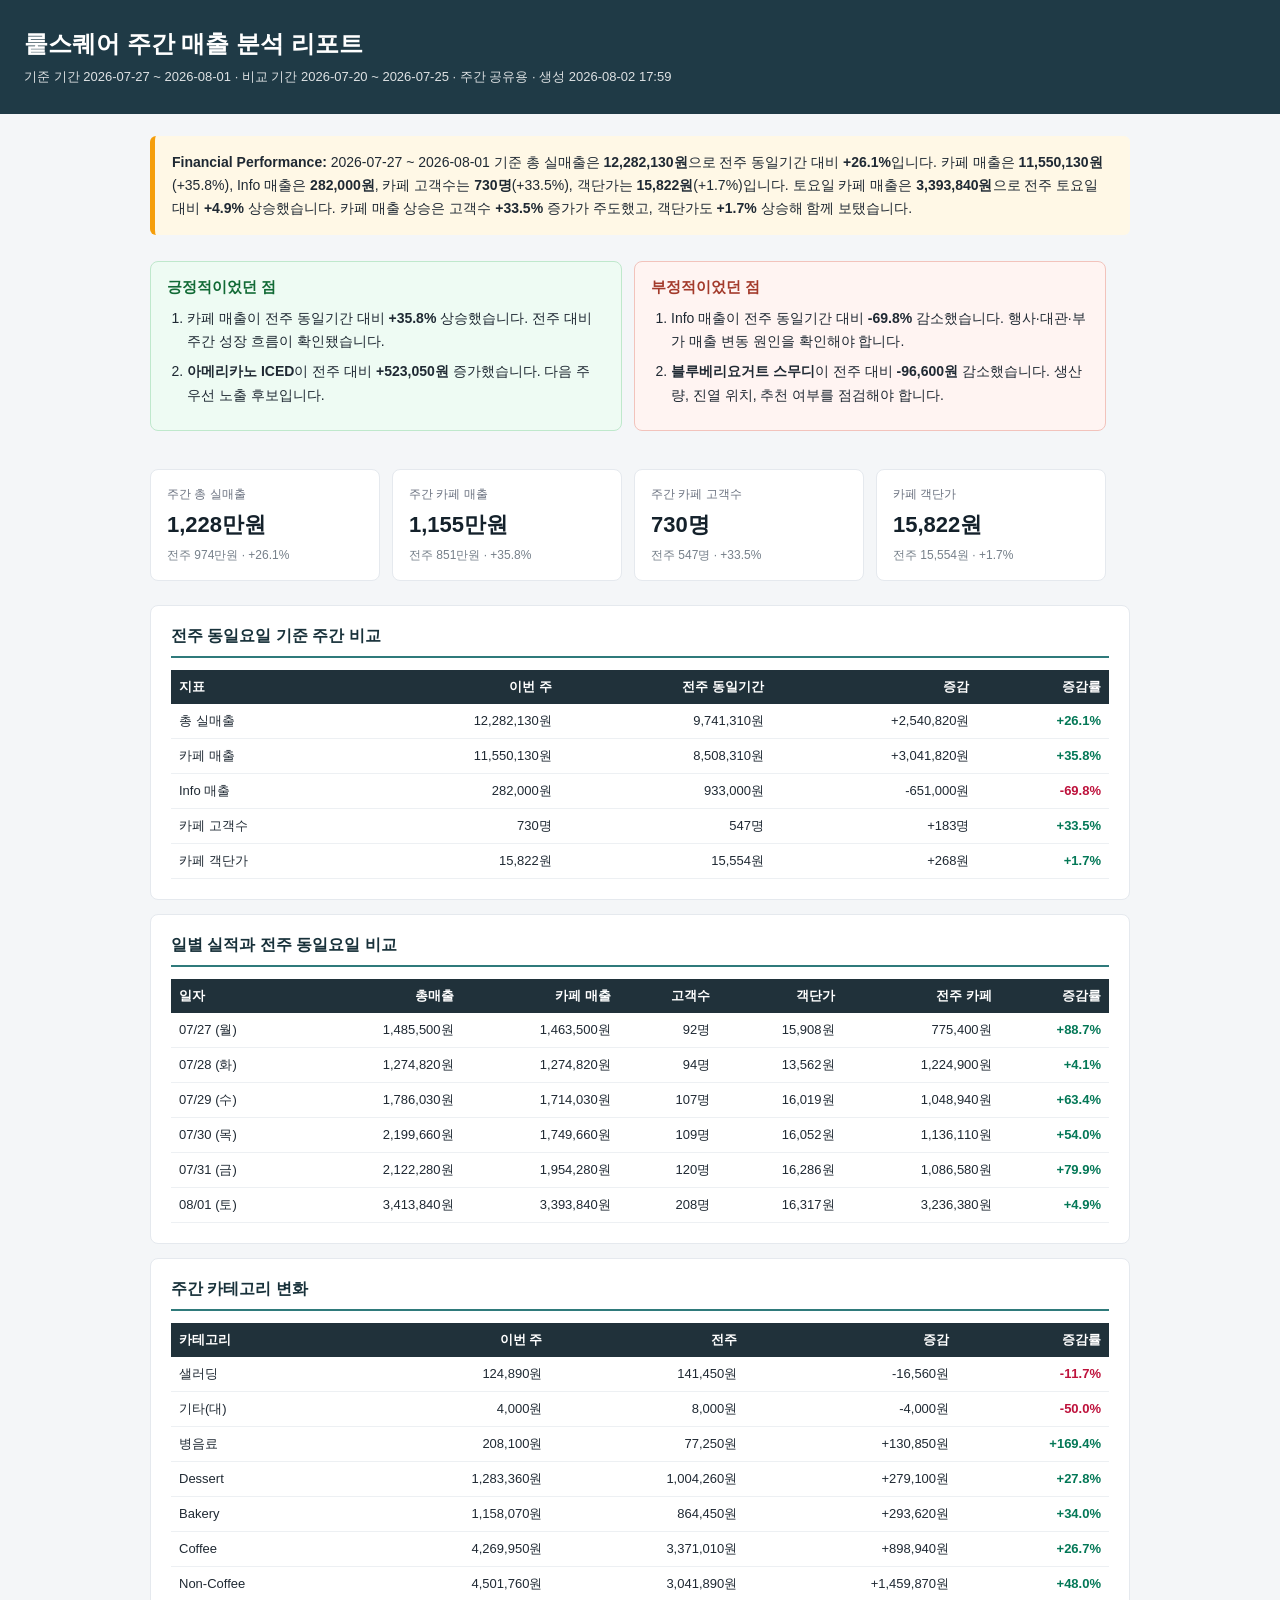
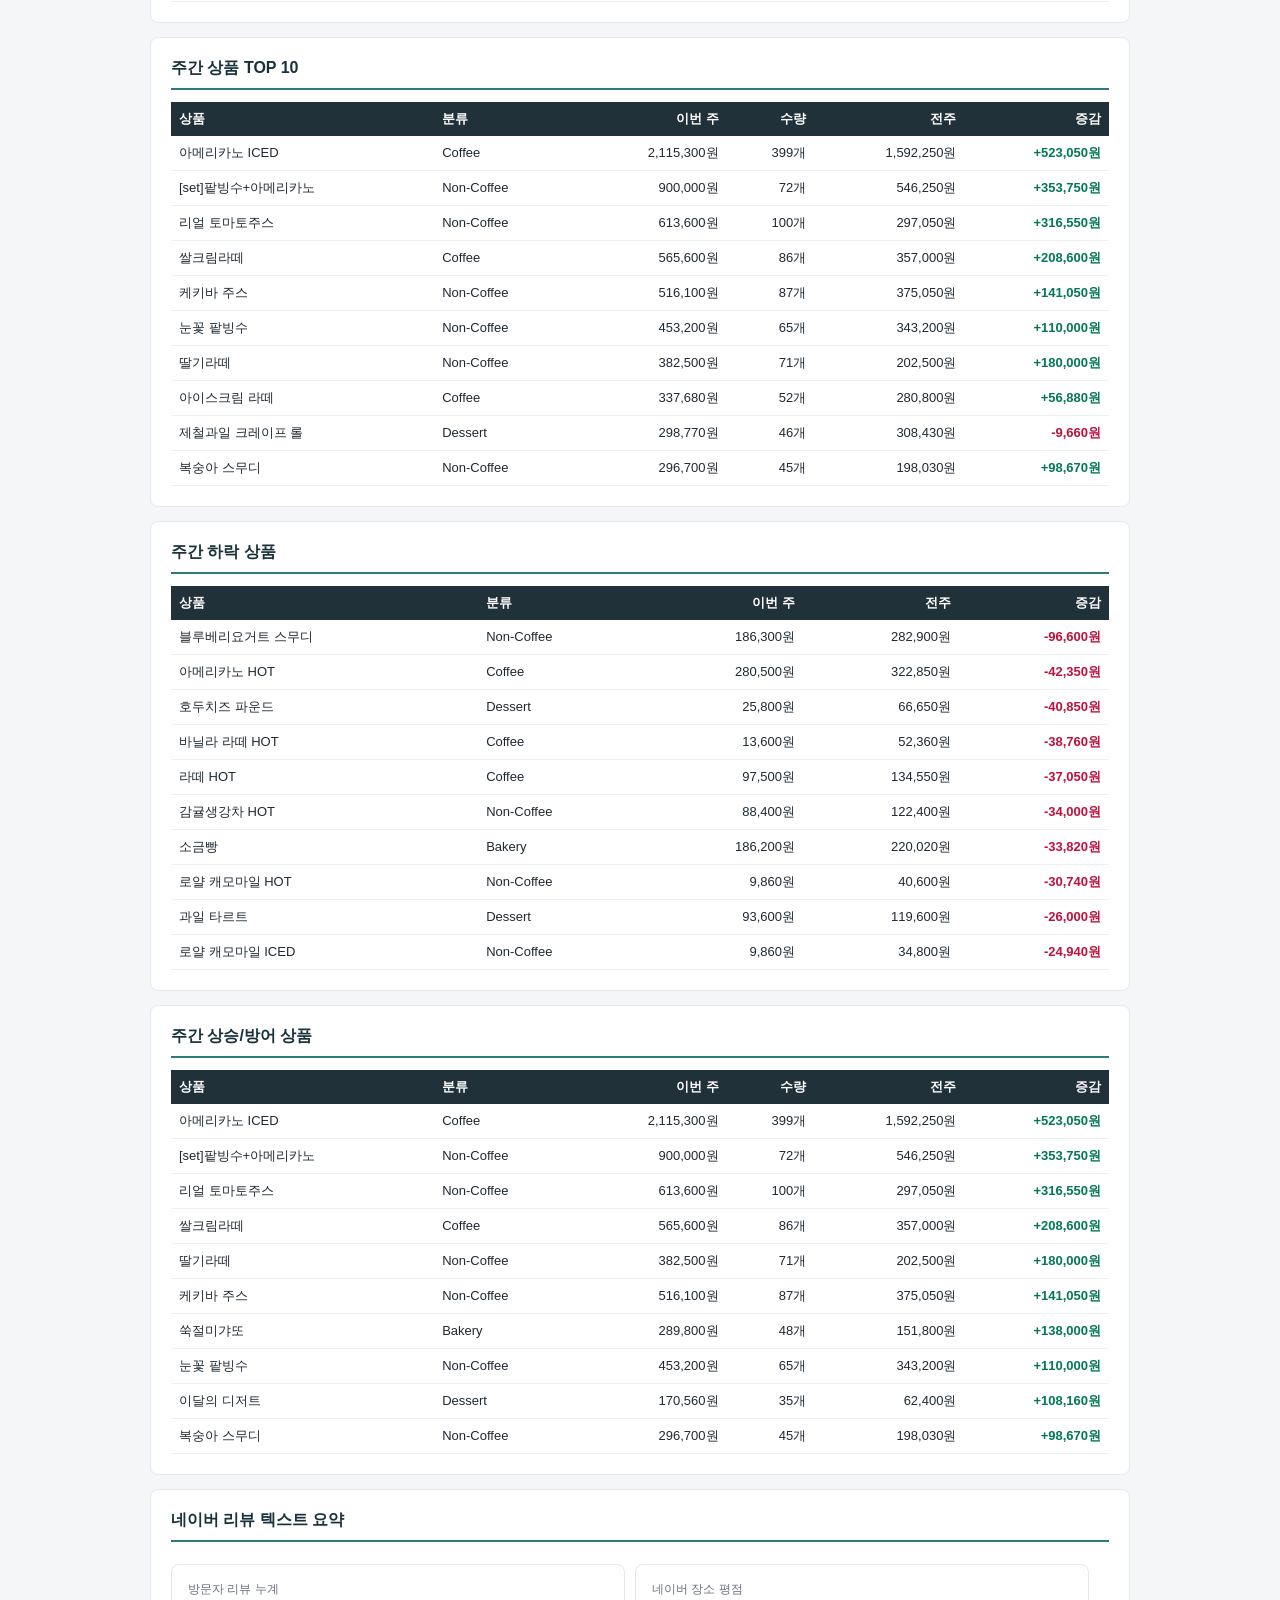
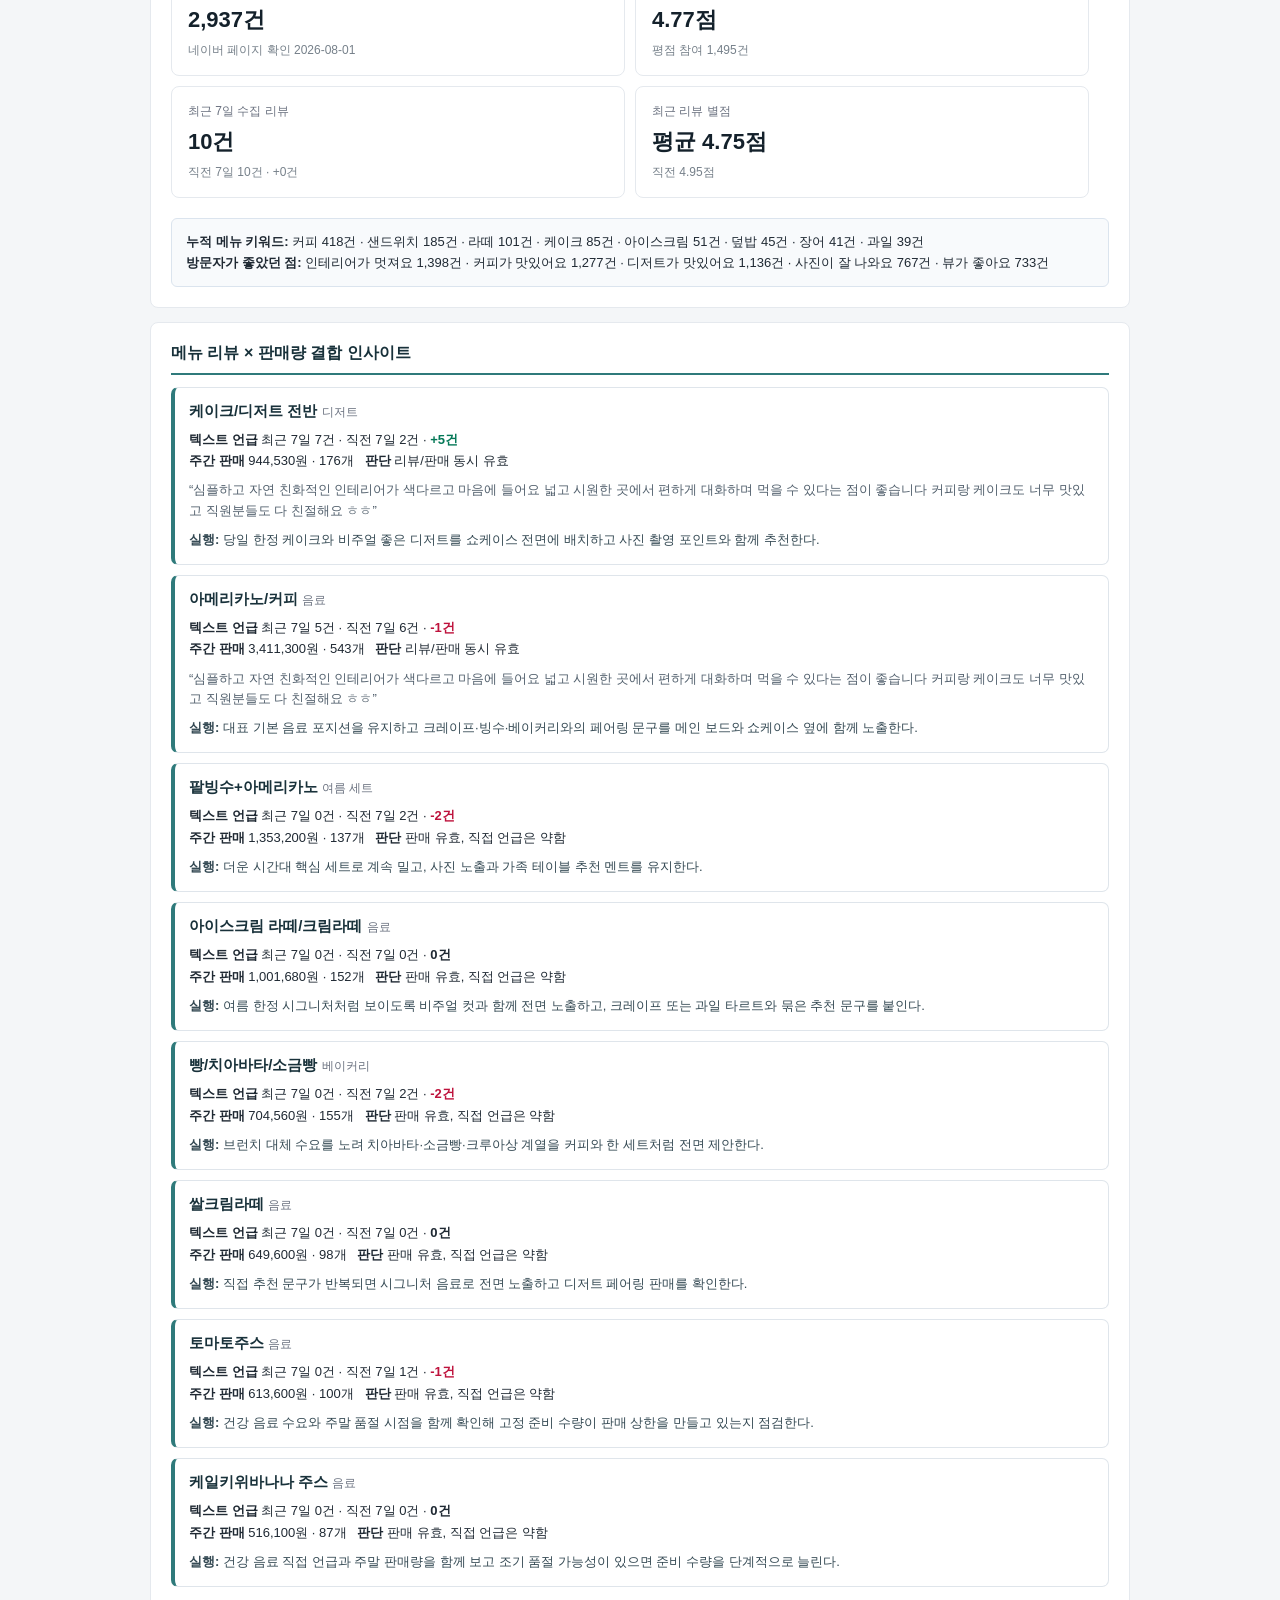
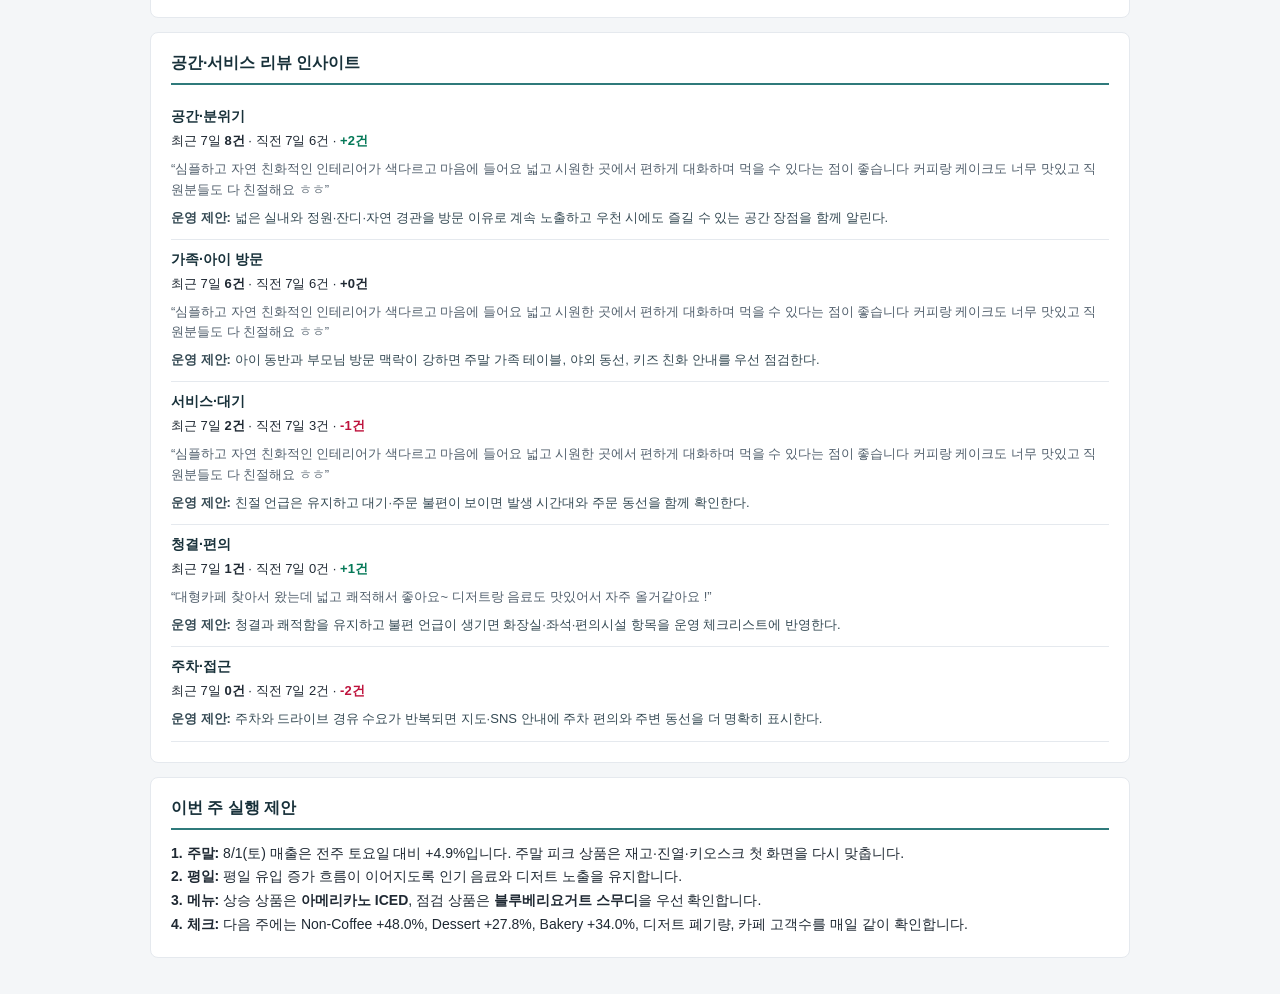
<file: reports/weekly_sales_email_body_20260727_20260801.html>
<!DOCTYPE html>
  <html lang="ko">
  <body style="margin:0;background:#f4f6f8;font-family:Apple SD Gothic Neo,Noto Sans KR,Arial,sans-serif;color:#1f2933;">
    <div style="background:#1f3a46;color:#fff;padding:28px 24px;">
      <h1 style="margin:0 0 8px;font-size:24px;">뤁스퀘어 주간 매출 분석 리포트</h1>
      <div style="font-size:13px;opacity:.85;">기준 기간 2026-07-27 ~ 2026-08-01 · 비교 기간 2026-07-20 ~ 2026-07-25 · 주간 공유용 · 생성 2026-08-02 17:59</div>
    </div>
    <div style="padding:22px;max-width:980px;margin:0 auto;">
      <div style="background:#fff8e6;border-left:5px solid #f59e0b;padding:15px 17px;border-radius:6px;margin-bottom:14px;line-height:1.65;font-size:14px;"><b>Financial Performance:</b> 2026-07-27 ~ 2026-08-01 기준 총 실매출은 <b>12,282,130원</b>으로 전주 동일기간 대비 <b>+26.1%</b>입니다. 카페 매출은 <b>11,550,130원</b>(+35.8%), Info 매출은 <b>282,000원</b>, 카페 고객수는 <b>730명</b>(+33.5%), 객단가는 <b>15,822원</b>(+1.7%)입니다. 토요일 카페 매출은 <b>3,393,840원</b>으로 전주 토요일 대비 <b>+4.9%</b> 상승했습니다. 카페 매출 상승은 고객수 <b>+33.5%</b> 증가가 주도했고, 객단가도 <b>+1.7%</b> 상승해 함께 보탰습니다.</div>
      <table style="width:100%;border-spacing:12px;margin:0 -12px 14px;">
    <tr>
      <td style="background:#eefbf3;border:1px solid #bfe8cc;border-radius:8px;padding:16px;vertical-align:top;width:50%;">
        <div style="font-size:15px;font-weight:800;color:#116a35;margin-bottom:10px;">긍정적이었던 점</div>
        <ol style="margin:0;padding-left:20px;line-height:1.65;font-size:14px;"><li style="margin-bottom:7px;">카페 매출이 전주 동일기간 대비 <b>+35.8%</b> 상승했습니다. 전주 대비 주간 성장 흐름이 확인됐습니다.</li><li style="margin-bottom:7px;"><b>아메리카노 ICED</b>이 전주 대비 <b>+523,050원</b> 증가했습니다. 다음 주 우선 노출 후보입니다.</li></ol>
      </td>
      <td style="background:#fff4f2;border:1px solid #f2c3bc;border-radius:8px;padding:16px;vertical-align:top;width:50%;">
        <div style="font-size:15px;font-weight:800;color:#a33a2b;margin-bottom:10px;">부정적이었던 점</div>
        <ol style="margin:0;padding-left:20px;line-height:1.65;font-size:14px;"><li style="margin-bottom:7px;">Info 매출이 전주 동일기간 대비 <b>-69.8%</b> 감소했습니다. 행사·대관·부가 매출 변동 원인을 확인해야 합니다.</li><li style="margin-bottom:7px;"><b>블루베리요거트 스무디</b>이 전주 대비 <b>-96,600원</b> 감소했습니다. 생산량, 진열 위치, 추천 여부를 점검해야 합니다.</li></ol>
      </td>
    </tr>
  </table>
      <table style="width:100%;border-spacing:12px;margin:0 -12px 12px;">
        <tr>
          <td style="background:#fff;border:1px solid #e5e9ee;border-radius:8px;padding:16px;vertical-align:top;width:25%;">
    <div style="font-size:12px;color:#6b7280;margin-bottom:7px;">주간 총 실매출</div>
    <div style="font-size:22px;font-weight:800;color:#14212b;">1,228만원</div>
    <div style="font-size:12px;color:#76808a;margin-top:7px;">전주 974만원 · +26.1%</div>
  </td>
          <td style="background:#fff;border:1px solid #e5e9ee;border-radius:8px;padding:16px;vertical-align:top;width:25%;">
    <div style="font-size:12px;color:#6b7280;margin-bottom:7px;">주간 카페 매출</div>
    <div style="font-size:22px;font-weight:800;color:#14212b;">1,155만원</div>
    <div style="font-size:12px;color:#76808a;margin-top:7px;">전주 851만원 · +35.8%</div>
  </td>
          <td style="background:#fff;border:1px solid #e5e9ee;border-radius:8px;padding:16px;vertical-align:top;width:25%;">
    <div style="font-size:12px;color:#6b7280;margin-bottom:7px;">주간 카페 고객수</div>
    <div style="font-size:22px;font-weight:800;color:#14212b;">730명</div>
    <div style="font-size:12px;color:#76808a;margin-top:7px;">전주 547명 · +33.5%</div>
  </td>
          <td style="background:#fff;border:1px solid #e5e9ee;border-radius:8px;padding:16px;vertical-align:top;width:25%;">
    <div style="font-size:12px;color:#6b7280;margin-bottom:7px;">카페 객단가</div>
    <div style="font-size:22px;font-weight:800;color:#14212b;">15,822원</div>
    <div style="font-size:12px;color:#76808a;margin-top:7px;">전주 15,554원 · +1.7%</div>
  </td>
        </tr>
      </table>
      <div style="background:#fff;border:1px solid #e5e9ee;border-radius:8px;padding:20px;margin-bottom:14px;">
    <h2 style="font-size:16px;margin:0 0 12px;padding-bottom:9px;border-bottom:2px solid #2f7a7b;color:#18313a;">전주 동일요일 기준 주간 비교</h2>
    <table style="width:100%;border-collapse:collapse;font-size:13px;">
    <tr style="background:#20313a;color:#fff;"><th align="left" style="padding:8px;">지표</th><th align="right" style="padding:8px;">이번 주</th><th align="right" style="padding:8px;">전주 동일기간</th><th align="right" style="padding:8px;">증감</th><th align="right" style="padding:8px;">증감률</th></tr>
    <tr><td style="padding:8px;border-bottom:1px solid #edf0f3;text-align:left;">총 실매출</td><td style="padding:8px;border-bottom:1px solid #edf0f3;text-align:right;">12,282,130원</td><td style="padding:8px;border-bottom:1px solid #edf0f3;text-align:right;">9,741,310원</td><td style="padding:8px;border-bottom:1px solid #edf0f3;text-align:right;">+2,540,820원</td><td style="padding:8px;border-bottom:1px solid #edf0f3;text-align:right;color:#047857;font-weight:700;">+26.1%</td></tr><tr><td style="padding:8px;border-bottom:1px solid #edf0f3;text-align:left;">카페 매출</td><td style="padding:8px;border-bottom:1px solid #edf0f3;text-align:right;">11,550,130원</td><td style="padding:8px;border-bottom:1px solid #edf0f3;text-align:right;">8,508,310원</td><td style="padding:8px;border-bottom:1px solid #edf0f3;text-align:right;">+3,041,820원</td><td style="padding:8px;border-bottom:1px solid #edf0f3;text-align:right;color:#047857;font-weight:700;">+35.8%</td></tr><tr><td style="padding:8px;border-bottom:1px solid #edf0f3;text-align:left;">Info 매출</td><td style="padding:8px;border-bottom:1px solid #edf0f3;text-align:right;">282,000원</td><td style="padding:8px;border-bottom:1px solid #edf0f3;text-align:right;">933,000원</td><td style="padding:8px;border-bottom:1px solid #edf0f3;text-align:right;">-651,000원</td><td style="padding:8px;border-bottom:1px solid #edf0f3;text-align:right;color:#be123c;font-weight:700;">-69.8%</td></tr><tr><td style="padding:8px;border-bottom:1px solid #edf0f3;text-align:left;">카페 고객수</td><td style="padding:8px;border-bottom:1px solid #edf0f3;text-align:right;">730명</td><td style="padding:8px;border-bottom:1px solid #edf0f3;text-align:right;">547명</td><td style="padding:8px;border-bottom:1px solid #edf0f3;text-align:right;">+183명</td><td style="padding:8px;border-bottom:1px solid #edf0f3;text-align:right;color:#047857;font-weight:700;">+33.5%</td></tr><tr><td style="padding:8px;border-bottom:1px solid #edf0f3;text-align:left;">카페 객단가</td><td style="padding:8px;border-bottom:1px solid #edf0f3;text-align:right;">15,822원</td><td style="padding:8px;border-bottom:1px solid #edf0f3;text-align:right;">15,554원</td><td style="padding:8px;border-bottom:1px solid #edf0f3;text-align:right;">+268원</td><td style="padding:8px;border-bottom:1px solid #edf0f3;text-align:right;color:#047857;font-weight:700;">+1.7%</td></tr>
  </table>
  </div>
      <div style="background:#fff;border:1px solid #e5e9ee;border-radius:8px;padding:20px;margin-bottom:14px;">
    <h2 style="font-size:16px;margin:0 0 12px;padding-bottom:9px;border-bottom:2px solid #2f7a7b;color:#18313a;">일별 실적과 전주 동일요일 비교</h2>
    <table style="width:100%;border-collapse:collapse;font-size:13px;">
    <tr style="background:#20313a;color:#fff;"><th align="left" style="padding:8px;">일자</th><th align="right" style="padding:8px;">총매출</th><th align="right" style="padding:8px;">카페 매출</th><th align="right" style="padding:8px;">고객수</th><th align="right" style="padding:8px;">객단가</th><th align="right" style="padding:8px;">전주 카페</th><th align="right" style="padding:8px;">증감률</th></tr>
    <tr><td style="padding:8px;border-bottom:1px solid #edf0f3;text-align:left;">07/27 (월)</td><td style="padding:8px;border-bottom:1px solid #edf0f3;text-align:right;">1,485,500원</td><td style="padding:8px;border-bottom:1px solid #edf0f3;text-align:right;">1,463,500원</td><td style="padding:8px;border-bottom:1px solid #edf0f3;text-align:right;">92명</td><td style="padding:8px;border-bottom:1px solid #edf0f3;text-align:right;">15,908원</td><td style="padding:8px;border-bottom:1px solid #edf0f3;text-align:right;">775,400원</td><td style="padding:8px;border-bottom:1px solid #edf0f3;text-align:right;color:#047857;font-weight:700;">+88.7%</td></tr><tr><td style="padding:8px;border-bottom:1px solid #edf0f3;text-align:left;">07/28 (화)</td><td style="padding:8px;border-bottom:1px solid #edf0f3;text-align:right;">1,274,820원</td><td style="padding:8px;border-bottom:1px solid #edf0f3;text-align:right;">1,274,820원</td><td style="padding:8px;border-bottom:1px solid #edf0f3;text-align:right;">94명</td><td style="padding:8px;border-bottom:1px solid #edf0f3;text-align:right;">13,562원</td><td style="padding:8px;border-bottom:1px solid #edf0f3;text-align:right;">1,224,900원</td><td style="padding:8px;border-bottom:1px solid #edf0f3;text-align:right;color:#047857;font-weight:700;">+4.1%</td></tr><tr><td style="padding:8px;border-bottom:1px solid #edf0f3;text-align:left;">07/29 (수)</td><td style="padding:8px;border-bottom:1px solid #edf0f3;text-align:right;">1,786,030원</td><td style="padding:8px;border-bottom:1px solid #edf0f3;text-align:right;">1,714,030원</td><td style="padding:8px;border-bottom:1px solid #edf0f3;text-align:right;">107명</td><td style="padding:8px;border-bottom:1px solid #edf0f3;text-align:right;">16,019원</td><td style="padding:8px;border-bottom:1px solid #edf0f3;text-align:right;">1,048,940원</td><td style="padding:8px;border-bottom:1px solid #edf0f3;text-align:right;color:#047857;font-weight:700;">+63.4%</td></tr><tr><td style="padding:8px;border-bottom:1px solid #edf0f3;text-align:left;">07/30 (목)</td><td style="padding:8px;border-bottom:1px solid #edf0f3;text-align:right;">2,199,660원</td><td style="padding:8px;border-bottom:1px solid #edf0f3;text-align:right;">1,749,660원</td><td style="padding:8px;border-bottom:1px solid #edf0f3;text-align:right;">109명</td><td style="padding:8px;border-bottom:1px solid #edf0f3;text-align:right;">16,052원</td><td style="padding:8px;border-bottom:1px solid #edf0f3;text-align:right;">1,136,110원</td><td style="padding:8px;border-bottom:1px solid #edf0f3;text-align:right;color:#047857;font-weight:700;">+54.0%</td></tr><tr><td style="padding:8px;border-bottom:1px solid #edf0f3;text-align:left;">07/31 (금)</td><td style="padding:8px;border-bottom:1px solid #edf0f3;text-align:right;">2,122,280원</td><td style="padding:8px;border-bottom:1px solid #edf0f3;text-align:right;">1,954,280원</td><td style="padding:8px;border-bottom:1px solid #edf0f3;text-align:right;">120명</td><td style="padding:8px;border-bottom:1px solid #edf0f3;text-align:right;">16,286원</td><td style="padding:8px;border-bottom:1px solid #edf0f3;text-align:right;">1,086,580원</td><td style="padding:8px;border-bottom:1px solid #edf0f3;text-align:right;color:#047857;font-weight:700;">+79.9%</td></tr><tr><td style="padding:8px;border-bottom:1px solid #edf0f3;text-align:left;">08/01 (토)</td><td style="padding:8px;border-bottom:1px solid #edf0f3;text-align:right;">3,413,840원</td><td style="padding:8px;border-bottom:1px solid #edf0f3;text-align:right;">3,393,840원</td><td style="padding:8px;border-bottom:1px solid #edf0f3;text-align:right;">208명</td><td style="padding:8px;border-bottom:1px solid #edf0f3;text-align:right;">16,317원</td><td style="padding:8px;border-bottom:1px solid #edf0f3;text-align:right;">3,236,380원</td><td style="padding:8px;border-bottom:1px solid #edf0f3;text-align:right;color:#047857;font-weight:700;">+4.9%</td></tr>
  </table>
  </div>
      <div style="background:#fff;border:1px solid #e5e9ee;border-radius:8px;padding:20px;margin-bottom:14px;">
    <h2 style="font-size:16px;margin:0 0 12px;padding-bottom:9px;border-bottom:2px solid #2f7a7b;color:#18313a;">주간 카테고리 변화</h2>
    <table style="width:100%;border-collapse:collapse;font-size:13px;">
    <tr style="background:#20313a;color:#fff;"><th align="left" style="padding:8px;">카테고리</th><th align="right" style="padding:8px;">이번 주</th><th align="right" style="padding:8px;">전주</th><th align="right" style="padding:8px;">증감</th><th align="right" style="padding:8px;">증감률</th></tr>
    <tr><td style="padding:8px;border-bottom:1px solid #edf0f3;text-align:left;">샐러딩</td><td style="padding:8px;border-bottom:1px solid #edf0f3;text-align:right;">124,890원</td><td style="padding:8px;border-bottom:1px solid #edf0f3;text-align:right;">141,450원</td><td style="padding:8px;border-bottom:1px solid #edf0f3;text-align:right;">-16,560원</td><td style="padding:8px;border-bottom:1px solid #edf0f3;text-align:right;color:#be123c;font-weight:700;">-11.7%</td></tr><tr><td style="padding:8px;border-bottom:1px solid #edf0f3;text-align:left;">기타(대)</td><td style="padding:8px;border-bottom:1px solid #edf0f3;text-align:right;">4,000원</td><td style="padding:8px;border-bottom:1px solid #edf0f3;text-align:right;">8,000원</td><td style="padding:8px;border-bottom:1px solid #edf0f3;text-align:right;">-4,000원</td><td style="padding:8px;border-bottom:1px solid #edf0f3;text-align:right;color:#be123c;font-weight:700;">-50.0%</td></tr><tr><td style="padding:8px;border-bottom:1px solid #edf0f3;text-align:left;">병음료</td><td style="padding:8px;border-bottom:1px solid #edf0f3;text-align:right;">208,100원</td><td style="padding:8px;border-bottom:1px solid #edf0f3;text-align:right;">77,250원</td><td style="padding:8px;border-bottom:1px solid #edf0f3;text-align:right;">+130,850원</td><td style="padding:8px;border-bottom:1px solid #edf0f3;text-align:right;color:#047857;font-weight:700;">+169.4%</td></tr><tr><td style="padding:8px;border-bottom:1px solid #edf0f3;text-align:left;">Dessert</td><td style="padding:8px;border-bottom:1px solid #edf0f3;text-align:right;">1,283,360원</td><td style="padding:8px;border-bottom:1px solid #edf0f3;text-align:right;">1,004,260원</td><td style="padding:8px;border-bottom:1px solid #edf0f3;text-align:right;">+279,100원</td><td style="padding:8px;border-bottom:1px solid #edf0f3;text-align:right;color:#047857;font-weight:700;">+27.8%</td></tr><tr><td style="padding:8px;border-bottom:1px solid #edf0f3;text-align:left;">Bakery</td><td style="padding:8px;border-bottom:1px solid #edf0f3;text-align:right;">1,158,070원</td><td style="padding:8px;border-bottom:1px solid #edf0f3;text-align:right;">864,450원</td><td style="padding:8px;border-bottom:1px solid #edf0f3;text-align:right;">+293,620원</td><td style="padding:8px;border-bottom:1px solid #edf0f3;text-align:right;color:#047857;font-weight:700;">+34.0%</td></tr><tr><td style="padding:8px;border-bottom:1px solid #edf0f3;text-align:left;">Coffee</td><td style="padding:8px;border-bottom:1px solid #edf0f3;text-align:right;">4,269,950원</td><td style="padding:8px;border-bottom:1px solid #edf0f3;text-align:right;">3,371,010원</td><td style="padding:8px;border-bottom:1px solid #edf0f3;text-align:right;">+898,940원</td><td style="padding:8px;border-bottom:1px solid #edf0f3;text-align:right;color:#047857;font-weight:700;">+26.7%</td></tr><tr><td style="padding:8px;border-bottom:1px solid #edf0f3;text-align:left;">Non-Coffee</td><td style="padding:8px;border-bottom:1px solid #edf0f3;text-align:right;">4,501,760원</td><td style="padding:8px;border-bottom:1px solid #edf0f3;text-align:right;">3,041,890원</td><td style="padding:8px;border-bottom:1px solid #edf0f3;text-align:right;">+1,459,870원</td><td style="padding:8px;border-bottom:1px solid #edf0f3;text-align:right;color:#047857;font-weight:700;">+48.0%</td></tr>
  </table>
  </div>
      <div style="background:#fff;border:1px solid #e5e9ee;border-radius:8px;padding:20px;margin-bottom:14px;">
    <h2 style="font-size:16px;margin:0 0 12px;padding-bottom:9px;border-bottom:2px solid #2f7a7b;color:#18313a;">주간 상품 TOP 10</h2>
    <table style="width:100%;border-collapse:collapse;font-size:13px;">
    <tr style="background:#20313a;color:#fff;"><th align="left" style="padding:8px;">상품</th><th align="left" style="padding:8px;">분류</th><th align="right" style="padding:8px;">이번 주</th><th align="right" style="padding:8px;">수량</th><th align="right" style="padding:8px;">전주</th><th align="right" style="padding:8px;">증감</th></tr>
    <tr><td style="padding:8px;border-bottom:1px solid #edf0f3;text-align:left;">아메리카노 ICED</td><td style="padding:8px;border-bottom:1px solid #edf0f3;text-align:left;">Coffee</td><td style="padding:8px;border-bottom:1px solid #edf0f3;text-align:right;">2,115,300원</td><td style="padding:8px;border-bottom:1px solid #edf0f3;text-align:right;">399개</td><td style="padding:8px;border-bottom:1px solid #edf0f3;text-align:right;">1,592,250원</td><td style="padding:8px;border-bottom:1px solid #edf0f3;text-align:right;color:#047857;font-weight:700;">+523,050원</td></tr><tr><td style="padding:8px;border-bottom:1px solid #edf0f3;text-align:left;">[set]팥빙수+아메리카노</td><td style="padding:8px;border-bottom:1px solid #edf0f3;text-align:left;">Non-Coffee</td><td style="padding:8px;border-bottom:1px solid #edf0f3;text-align:right;">900,000원</td><td style="padding:8px;border-bottom:1px solid #edf0f3;text-align:right;">72개</td><td style="padding:8px;border-bottom:1px solid #edf0f3;text-align:right;">546,250원</td><td style="padding:8px;border-bottom:1px solid #edf0f3;text-align:right;color:#047857;font-weight:700;">+353,750원</td></tr><tr><td style="padding:8px;border-bottom:1px solid #edf0f3;text-align:left;">리얼 토마토주스</td><td style="padding:8px;border-bottom:1px solid #edf0f3;text-align:left;">Non-Coffee</td><td style="padding:8px;border-bottom:1px solid #edf0f3;text-align:right;">613,600원</td><td style="padding:8px;border-bottom:1px solid #edf0f3;text-align:right;">100개</td><td style="padding:8px;border-bottom:1px solid #edf0f3;text-align:right;">297,050원</td><td style="padding:8px;border-bottom:1px solid #edf0f3;text-align:right;color:#047857;font-weight:700;">+316,550원</td></tr><tr><td style="padding:8px;border-bottom:1px solid #edf0f3;text-align:left;">쌀크림라떼</td><td style="padding:8px;border-bottom:1px solid #edf0f3;text-align:left;">Coffee</td><td style="padding:8px;border-bottom:1px solid #edf0f3;text-align:right;">565,600원</td><td style="padding:8px;border-bottom:1px solid #edf0f3;text-align:right;">86개</td><td style="padding:8px;border-bottom:1px solid #edf0f3;text-align:right;">357,000원</td><td style="padding:8px;border-bottom:1px solid #edf0f3;text-align:right;color:#047857;font-weight:700;">+208,600원</td></tr><tr><td style="padding:8px;border-bottom:1px solid #edf0f3;text-align:left;">케키바 주스</td><td style="padding:8px;border-bottom:1px solid #edf0f3;text-align:left;">Non-Coffee</td><td style="padding:8px;border-bottom:1px solid #edf0f3;text-align:right;">516,100원</td><td style="padding:8px;border-bottom:1px solid #edf0f3;text-align:right;">87개</td><td style="padding:8px;border-bottom:1px solid #edf0f3;text-align:right;">375,050원</td><td style="padding:8px;border-bottom:1px solid #edf0f3;text-align:right;color:#047857;font-weight:700;">+141,050원</td></tr><tr><td style="padding:8px;border-bottom:1px solid #edf0f3;text-align:left;">눈꽃 팥빙수</td><td style="padding:8px;border-bottom:1px solid #edf0f3;text-align:left;">Non-Coffee</td><td style="padding:8px;border-bottom:1px solid #edf0f3;text-align:right;">453,200원</td><td style="padding:8px;border-bottom:1px solid #edf0f3;text-align:right;">65개</td><td style="padding:8px;border-bottom:1px solid #edf0f3;text-align:right;">343,200원</td><td style="padding:8px;border-bottom:1px solid #edf0f3;text-align:right;color:#047857;font-weight:700;">+110,000원</td></tr><tr><td style="padding:8px;border-bottom:1px solid #edf0f3;text-align:left;">딸기라떼</td><td style="padding:8px;border-bottom:1px solid #edf0f3;text-align:left;">Non-Coffee</td><td style="padding:8px;border-bottom:1px solid #edf0f3;text-align:right;">382,500원</td><td style="padding:8px;border-bottom:1px solid #edf0f3;text-align:right;">71개</td><td style="padding:8px;border-bottom:1px solid #edf0f3;text-align:right;">202,500원</td><td style="padding:8px;border-bottom:1px solid #edf0f3;text-align:right;color:#047857;font-weight:700;">+180,000원</td></tr><tr><td style="padding:8px;border-bottom:1px solid #edf0f3;text-align:left;">아이스크림 라떼</td><td style="padding:8px;border-bottom:1px solid #edf0f3;text-align:left;">Coffee</td><td style="padding:8px;border-bottom:1px solid #edf0f3;text-align:right;">337,680원</td><td style="padding:8px;border-bottom:1px solid #edf0f3;text-align:right;">52개</td><td style="padding:8px;border-bottom:1px solid #edf0f3;text-align:right;">280,800원</td><td style="padding:8px;border-bottom:1px solid #edf0f3;text-align:right;color:#047857;font-weight:700;">+56,880원</td></tr><tr><td style="padding:8px;border-bottom:1px solid #edf0f3;text-align:left;">제철과일 크레이프 롤</td><td style="padding:8px;border-bottom:1px solid #edf0f3;text-align:left;">Dessert</td><td style="padding:8px;border-bottom:1px solid #edf0f3;text-align:right;">298,770원</td><td style="padding:8px;border-bottom:1px solid #edf0f3;text-align:right;">46개</td><td style="padding:8px;border-bottom:1px solid #edf0f3;text-align:right;">308,430원</td><td style="padding:8px;border-bottom:1px solid #edf0f3;text-align:right;color:#be123c;font-weight:700;">-9,660원</td></tr><tr><td style="padding:8px;border-bottom:1px solid #edf0f3;text-align:left;">복숭아 스무디</td><td style="padding:8px;border-bottom:1px solid #edf0f3;text-align:left;">Non-Coffee</td><td style="padding:8px;border-bottom:1px solid #edf0f3;text-align:right;">296,700원</td><td style="padding:8px;border-bottom:1px solid #edf0f3;text-align:right;">45개</td><td style="padding:8px;border-bottom:1px solid #edf0f3;text-align:right;">198,030원</td><td style="padding:8px;border-bottom:1px solid #edf0f3;text-align:right;color:#047857;font-weight:700;">+98,670원</td></tr>
  </table>
  </div>
      <div style="background:#fff;border:1px solid #e5e9ee;border-radius:8px;padding:20px;margin-bottom:14px;">
    <h2 style="font-size:16px;margin:0 0 12px;padding-bottom:9px;border-bottom:2px solid #2f7a7b;color:#18313a;">주간 하락 상품</h2>
    <table style="width:100%;border-collapse:collapse;font-size:13px;">
    <tr style="background:#20313a;color:#fff;"><th align="left" style="padding:8px;">상품</th><th align="left" style="padding:8px;">분류</th><th align="right" style="padding:8px;">이번 주</th><th align="right" style="padding:8px;">전주</th><th align="right" style="padding:8px;">증감</th></tr>
    <tr><td style="padding:8px;border-bottom:1px solid #edf0f3;text-align:left;">블루베리요거트 스무디</td><td style="padding:8px;border-bottom:1px solid #edf0f3;text-align:left;">Non-Coffee</td><td style="padding:8px;border-bottom:1px solid #edf0f3;text-align:right;">186,300원</td><td style="padding:8px;border-bottom:1px solid #edf0f3;text-align:right;">282,900원</td><td style="padding:8px;border-bottom:1px solid #edf0f3;text-align:right;color:#be123c;font-weight:700;">-96,600원</td></tr><tr><td style="padding:8px;border-bottom:1px solid #edf0f3;text-align:left;">아메리카노 HOT</td><td style="padding:8px;border-bottom:1px solid #edf0f3;text-align:left;">Coffee</td><td style="padding:8px;border-bottom:1px solid #edf0f3;text-align:right;">280,500원</td><td style="padding:8px;border-bottom:1px solid #edf0f3;text-align:right;">322,850원</td><td style="padding:8px;border-bottom:1px solid #edf0f3;text-align:right;color:#be123c;font-weight:700;">-42,350원</td></tr><tr><td style="padding:8px;border-bottom:1px solid #edf0f3;text-align:left;">호두치즈 파운드</td><td style="padding:8px;border-bottom:1px solid #edf0f3;text-align:left;">Dessert</td><td style="padding:8px;border-bottom:1px solid #edf0f3;text-align:right;">25,800원</td><td style="padding:8px;border-bottom:1px solid #edf0f3;text-align:right;">66,650원</td><td style="padding:8px;border-bottom:1px solid #edf0f3;text-align:right;color:#be123c;font-weight:700;">-40,850원</td></tr><tr><td style="padding:8px;border-bottom:1px solid #edf0f3;text-align:left;">바닐라 라떼 HOT</td><td style="padding:8px;border-bottom:1px solid #edf0f3;text-align:left;">Coffee</td><td style="padding:8px;border-bottom:1px solid #edf0f3;text-align:right;">13,600원</td><td style="padding:8px;border-bottom:1px solid #edf0f3;text-align:right;">52,360원</td><td style="padding:8px;border-bottom:1px solid #edf0f3;text-align:right;color:#be123c;font-weight:700;">-38,760원</td></tr><tr><td style="padding:8px;border-bottom:1px solid #edf0f3;text-align:left;">라떼 HOT</td><td style="padding:8px;border-bottom:1px solid #edf0f3;text-align:left;">Coffee</td><td style="padding:8px;border-bottom:1px solid #edf0f3;text-align:right;">97,500원</td><td style="padding:8px;border-bottom:1px solid #edf0f3;text-align:right;">134,550원</td><td style="padding:8px;border-bottom:1px solid #edf0f3;text-align:right;color:#be123c;font-weight:700;">-37,050원</td></tr><tr><td style="padding:8px;border-bottom:1px solid #edf0f3;text-align:left;">감귤생강차 HOT</td><td style="padding:8px;border-bottom:1px solid #edf0f3;text-align:left;">Non-Coffee</td><td style="padding:8px;border-bottom:1px solid #edf0f3;text-align:right;">88,400원</td><td style="padding:8px;border-bottom:1px solid #edf0f3;text-align:right;">122,400원</td><td style="padding:8px;border-bottom:1px solid #edf0f3;text-align:right;color:#be123c;font-weight:700;">-34,000원</td></tr><tr><td style="padding:8px;border-bottom:1px solid #edf0f3;text-align:left;">소금빵</td><td style="padding:8px;border-bottom:1px solid #edf0f3;text-align:left;">Bakery</td><td style="padding:8px;border-bottom:1px solid #edf0f3;text-align:right;">186,200원</td><td style="padding:8px;border-bottom:1px solid #edf0f3;text-align:right;">220,020원</td><td style="padding:8px;border-bottom:1px solid #edf0f3;text-align:right;color:#be123c;font-weight:700;">-33,820원</td></tr><tr><td style="padding:8px;border-bottom:1px solid #edf0f3;text-align:left;">로얄 캐모마일 HOT</td><td style="padding:8px;border-bottom:1px solid #edf0f3;text-align:left;">Non-Coffee</td><td style="padding:8px;border-bottom:1px solid #edf0f3;text-align:right;">9,860원</td><td style="padding:8px;border-bottom:1px solid #edf0f3;text-align:right;">40,600원</td><td style="padding:8px;border-bottom:1px solid #edf0f3;text-align:right;color:#be123c;font-weight:700;">-30,740원</td></tr><tr><td style="padding:8px;border-bottom:1px solid #edf0f3;text-align:left;">과일 타르트</td><td style="padding:8px;border-bottom:1px solid #edf0f3;text-align:left;">Dessert</td><td style="padding:8px;border-bottom:1px solid #edf0f3;text-align:right;">93,600원</td><td style="padding:8px;border-bottom:1px solid #edf0f3;text-align:right;">119,600원</td><td style="padding:8px;border-bottom:1px solid #edf0f3;text-align:right;color:#be123c;font-weight:700;">-26,000원</td></tr><tr><td style="padding:8px;border-bottom:1px solid #edf0f3;text-align:left;">로얄 캐모마일 ICED</td><td style="padding:8px;border-bottom:1px solid #edf0f3;text-align:left;">Non-Coffee</td><td style="padding:8px;border-bottom:1px solid #edf0f3;text-align:right;">9,860원</td><td style="padding:8px;border-bottom:1px solid #edf0f3;text-align:right;">34,800원</td><td style="padding:8px;border-bottom:1px solid #edf0f3;text-align:right;color:#be123c;font-weight:700;">-24,940원</td></tr>
  </table>
  </div>
      <div style="background:#fff;border:1px solid #e5e9ee;border-radius:8px;padding:20px;margin-bottom:14px;">
    <h2 style="font-size:16px;margin:0 0 12px;padding-bottom:9px;border-bottom:2px solid #2f7a7b;color:#18313a;">주간 상승/방어 상품</h2>
    <table style="width:100%;border-collapse:collapse;font-size:13px;">
    <tr style="background:#20313a;color:#fff;"><th align="left" style="padding:8px;">상품</th><th align="left" style="padding:8px;">분류</th><th align="right" style="padding:8px;">이번 주</th><th align="right" style="padding:8px;">수량</th><th align="right" style="padding:8px;">전주</th><th align="right" style="padding:8px;">증감</th></tr>
    <tr><td style="padding:8px;border-bottom:1px solid #edf0f3;text-align:left;">아메리카노 ICED</td><td style="padding:8px;border-bottom:1px solid #edf0f3;text-align:left;">Coffee</td><td style="padding:8px;border-bottom:1px solid #edf0f3;text-align:right;">2,115,300원</td><td style="padding:8px;border-bottom:1px solid #edf0f3;text-align:right;">399개</td><td style="padding:8px;border-bottom:1px solid #edf0f3;text-align:right;">1,592,250원</td><td style="padding:8px;border-bottom:1px solid #edf0f3;text-align:right;color:#047857;font-weight:700;">+523,050원</td></tr><tr><td style="padding:8px;border-bottom:1px solid #edf0f3;text-align:left;">[set]팥빙수+아메리카노</td><td style="padding:8px;border-bottom:1px solid #edf0f3;text-align:left;">Non-Coffee</td><td style="padding:8px;border-bottom:1px solid #edf0f3;text-align:right;">900,000원</td><td style="padding:8px;border-bottom:1px solid #edf0f3;text-align:right;">72개</td><td style="padding:8px;border-bottom:1px solid #edf0f3;text-align:right;">546,250원</td><td style="padding:8px;border-bottom:1px solid #edf0f3;text-align:right;color:#047857;font-weight:700;">+353,750원</td></tr><tr><td style="padding:8px;border-bottom:1px solid #edf0f3;text-align:left;">리얼 토마토주스</td><td style="padding:8px;border-bottom:1px solid #edf0f3;text-align:left;">Non-Coffee</td><td style="padding:8px;border-bottom:1px solid #edf0f3;text-align:right;">613,600원</td><td style="padding:8px;border-bottom:1px solid #edf0f3;text-align:right;">100개</td><td style="padding:8px;border-bottom:1px solid #edf0f3;text-align:right;">297,050원</td><td style="padding:8px;border-bottom:1px solid #edf0f3;text-align:right;color:#047857;font-weight:700;">+316,550원</td></tr><tr><td style="padding:8px;border-bottom:1px solid #edf0f3;text-align:left;">쌀크림라떼</td><td style="padding:8px;border-bottom:1px solid #edf0f3;text-align:left;">Coffee</td><td style="padding:8px;border-bottom:1px solid #edf0f3;text-align:right;">565,600원</td><td style="padding:8px;border-bottom:1px solid #edf0f3;text-align:right;">86개</td><td style="padding:8px;border-bottom:1px solid #edf0f3;text-align:right;">357,000원</td><td style="padding:8px;border-bottom:1px solid #edf0f3;text-align:right;color:#047857;font-weight:700;">+208,600원</td></tr><tr><td style="padding:8px;border-bottom:1px solid #edf0f3;text-align:left;">딸기라떼</td><td style="padding:8px;border-bottom:1px solid #edf0f3;text-align:left;">Non-Coffee</td><td style="padding:8px;border-bottom:1px solid #edf0f3;text-align:right;">382,500원</td><td style="padding:8px;border-bottom:1px solid #edf0f3;text-align:right;">71개</td><td style="padding:8px;border-bottom:1px solid #edf0f3;text-align:right;">202,500원</td><td style="padding:8px;border-bottom:1px solid #edf0f3;text-align:right;color:#047857;font-weight:700;">+180,000원</td></tr><tr><td style="padding:8px;border-bottom:1px solid #edf0f3;text-align:left;">케키바 주스</td><td style="padding:8px;border-bottom:1px solid #edf0f3;text-align:left;">Non-Coffee</td><td style="padding:8px;border-bottom:1px solid #edf0f3;text-align:right;">516,100원</td><td style="padding:8px;border-bottom:1px solid #edf0f3;text-align:right;">87개</td><td style="padding:8px;border-bottom:1px solid #edf0f3;text-align:right;">375,050원</td><td style="padding:8px;border-bottom:1px solid #edf0f3;text-align:right;color:#047857;font-weight:700;">+141,050원</td></tr><tr><td style="padding:8px;border-bottom:1px solid #edf0f3;text-align:left;">쑥절미갸또</td><td style="padding:8px;border-bottom:1px solid #edf0f3;text-align:left;">Bakery</td><td style="padding:8px;border-bottom:1px solid #edf0f3;text-align:right;">289,800원</td><td style="padding:8px;border-bottom:1px solid #edf0f3;text-align:right;">48개</td><td style="padding:8px;border-bottom:1px solid #edf0f3;text-align:right;">151,800원</td><td style="padding:8px;border-bottom:1px solid #edf0f3;text-align:right;color:#047857;font-weight:700;">+138,000원</td></tr><tr><td style="padding:8px;border-bottom:1px solid #edf0f3;text-align:left;">눈꽃 팥빙수</td><td style="padding:8px;border-bottom:1px solid #edf0f3;text-align:left;">Non-Coffee</td><td style="padding:8px;border-bottom:1px solid #edf0f3;text-align:right;">453,200원</td><td style="padding:8px;border-bottom:1px solid #edf0f3;text-align:right;">65개</td><td style="padding:8px;border-bottom:1px solid #edf0f3;text-align:right;">343,200원</td><td style="padding:8px;border-bottom:1px solid #edf0f3;text-align:right;color:#047857;font-weight:700;">+110,000원</td></tr><tr><td style="padding:8px;border-bottom:1px solid #edf0f3;text-align:left;">이달의 디저트</td><td style="padding:8px;border-bottom:1px solid #edf0f3;text-align:left;">Dessert</td><td style="padding:8px;border-bottom:1px solid #edf0f3;text-align:right;">170,560원</td><td style="padding:8px;border-bottom:1px solid #edf0f3;text-align:right;">35개</td><td style="padding:8px;border-bottom:1px solid #edf0f3;text-align:right;">62,400원</td><td style="padding:8px;border-bottom:1px solid #edf0f3;text-align:right;color:#047857;font-weight:700;">+108,160원</td></tr><tr><td style="padding:8px;border-bottom:1px solid #edf0f3;text-align:left;">복숭아 스무디</td><td style="padding:8px;border-bottom:1px solid #edf0f3;text-align:left;">Non-Coffee</td><td style="padding:8px;border-bottom:1px solid #edf0f3;text-align:right;">296,700원</td><td style="padding:8px;border-bottom:1px solid #edf0f3;text-align:right;">45개</td><td style="padding:8px;border-bottom:1px solid #edf0f3;text-align:right;">198,030원</td><td style="padding:8px;border-bottom:1px solid #edf0f3;text-align:right;color:#047857;font-weight:700;">+98,670원</td></tr>
  </table>
  </div>
      <div style="background:#fff;border:1px solid #e5e9ee;border-radius:8px;padding:20px;margin-bottom:14px;">
    <h2 style="font-size:16px;margin:0 0 12px;padding-bottom:9px;border-bottom:2px solid #2f7a7b;color:#18313a;">네이버 리뷰 텍스트 요약</h2>
    <table style="width:100%;border-spacing:10px;margin:0 -10px 10px;"><tr>
      <td style="background:#fff;border:1px solid #e5e9ee;border-radius:8px;padding:16px;vertical-align:top;width:25%;">
    <div style="font-size:12px;color:#6b7280;margin-bottom:7px;">방문자 리뷰 누계</div>
    <div style="font-size:22px;font-weight:800;color:#14212b;">2,937건</div>
    <div style="font-size:12px;color:#76808a;margin-top:7px;">네이버 페이지 확인 2026-08-01</div>
  </td>
      <td style="background:#fff;border:1px solid #e5e9ee;border-radius:8px;padding:16px;vertical-align:top;width:25%;">
    <div style="font-size:12px;color:#6b7280;margin-bottom:7px;">네이버 장소 평점</div>
    <div style="font-size:22px;font-weight:800;color:#14212b;">4.77점</div>
    <div style="font-size:12px;color:#76808a;margin-top:7px;">평점 참여 1,495건</div>
  </td>
    </tr><tr>
      <td style="background:#fff;border:1px solid #e5e9ee;border-radius:8px;padding:16px;vertical-align:top;width:25%;">
    <div style="font-size:12px;color:#6b7280;margin-bottom:7px;">최근 7일 수집 리뷰</div>
    <div style="font-size:22px;font-weight:800;color:#14212b;">10건</div>
    <div style="font-size:12px;color:#76808a;margin-top:7px;">직전 7일 10건 · +0건</div>
  </td>
      <td style="background:#fff;border:1px solid #e5e9ee;border-radius:8px;padding:16px;vertical-align:top;width:25%;">
    <div style="font-size:12px;color:#6b7280;margin-bottom:7px;">최근 리뷰 별점</div>
    <div style="font-size:22px;font-weight:800;color:#14212b;">평균 4.75점</div>
    <div style="font-size:12px;color:#76808a;margin-top:7px;">직전 4.95점</div>
  </td>
    </tr></table>
    <div style="background:#f8fafc;border:1px solid #dbe4ee;border-radius:6px;padding:12px 14px;line-height:1.65;font-size:13px;">
      <b>누적 메뉴 키워드:</b> 커피 418건 · 샌드위치 185건 · 라떼 101건 · 케이크 85건 · 아이스크림 51건 · 덮밥 45건 · 장어 41건 · 과일 39건<br>
      <b>방문자가 좋았던 점:</b> 인테리어가 멋져요 1,398건 · 커피가 맛있어요 1,277건 · 디저트가 맛있어요 1,136건 · 사진이 잘 나와요 767건 · 뷰가 좋아요 733건
    </div>
  </div>
      <div style="background:#fff;border:1px solid #e5e9ee;border-radius:8px;padding:20px;margin-bottom:14px;">
    <h2 style="font-size:16px;margin:0 0 12px;padding-bottom:9px;border-bottom:2px solid #2f7a7b;color:#18313a;">메뉴 리뷰 × 판매량 결합 인사이트</h2>
    <div style="border:1px solid #dfe5eb;border-left:4px solid #2f7a7b;border-radius:7px;padding:14px;margin-bottom:10px;">
          <div style="font-size:15px;font-weight:800;color:#18313a;">케이크/디저트 전반 <span style="font-size:12px;font-weight:500;color:#6b7280;">디저트</span></div>
          <div style="margin-top:8px;line-height:1.65;font-size:13px;">
            <b>텍스트 언급</b> 최근 7일 7건 · 직전 7일 2건 · <span style="color:#047857;font-weight:700;">+5건</span><br>
            <b>주간 판매</b> 944,530원 · 176개 &nbsp; <b>판단</b> 리뷰/판매 동시 유효
          </div>
          <div style="margin-top:9px;color:#52606d;line-height:1.55;font-size:13px;">“심플하고 자연 친화적인 인테리어가 색다르고 마음에 들어요 넓고 시원한 곳에서 편하게 대화하며 먹을 수 있다는 점이 좋습니다 커피랑 케이크도 너무 맛있고 직원분들도 다 친절해요 ㅎㅎ”</div>
          <div style="margin-top:9px;color:#354a54;line-height:1.55;font-size:13px;"><b>실행:</b> 당일 한정 케이크와 비주얼 좋은 디저트를 쇼케이스 전면에 배치하고 사진 촬영 포인트와 함께 추천한다.</div>
        </div><div style="border:1px solid #dfe5eb;border-left:4px solid #2f7a7b;border-radius:7px;padding:14px;margin-bottom:10px;">
          <div style="font-size:15px;font-weight:800;color:#18313a;">아메리카노/커피 <span style="font-size:12px;font-weight:500;color:#6b7280;">음료</span></div>
          <div style="margin-top:8px;line-height:1.65;font-size:13px;">
            <b>텍스트 언급</b> 최근 7일 5건 · 직전 7일 6건 · <span style="color:#be123c;font-weight:700;">-1건</span><br>
            <b>주간 판매</b> 3,411,300원 · 543개 &nbsp; <b>판단</b> 리뷰/판매 동시 유효
          </div>
          <div style="margin-top:9px;color:#52606d;line-height:1.55;font-size:13px;">“심플하고 자연 친화적인 인테리어가 색다르고 마음에 들어요 넓고 시원한 곳에서 편하게 대화하며 먹을 수 있다는 점이 좋습니다 커피랑 케이크도 너무 맛있고 직원분들도 다 친절해요 ㅎㅎ”</div>
          <div style="margin-top:9px;color:#354a54;line-height:1.55;font-size:13px;"><b>실행:</b> 대표 기본 음료 포지션을 유지하고 크레이프·빙수·베이커리와의 페어링 문구를 메인 보드와 쇼케이스 옆에 함께 노출한다.</div>
        </div><div style="border:1px solid #dfe5eb;border-left:4px solid #2f7a7b;border-radius:7px;padding:14px;margin-bottom:10px;">
          <div style="font-size:15px;font-weight:800;color:#18313a;">팥빙수+아메리카노 <span style="font-size:12px;font-weight:500;color:#6b7280;">여름 세트</span></div>
          <div style="margin-top:8px;line-height:1.65;font-size:13px;">
            <b>텍스트 언급</b> 최근 7일 0건 · 직전 7일 2건 · <span style="color:#be123c;font-weight:700;">-2건</span><br>
            <b>주간 판매</b> 1,353,200원 · 137개 &nbsp; <b>판단</b> 판매 유효, 직접 언급은 약함
          </div>
          
          <div style="margin-top:9px;color:#354a54;line-height:1.55;font-size:13px;"><b>실행:</b> 더운 시간대 핵심 세트로 계속 밀고, 사진 노출과 가족 테이블 추천 멘트를 유지한다.</div>
        </div><div style="border:1px solid #dfe5eb;border-left:4px solid #2f7a7b;border-radius:7px;padding:14px;margin-bottom:10px;">
          <div style="font-size:15px;font-weight:800;color:#18313a;">아이스크림 라떼/크림라떼 <span style="font-size:12px;font-weight:500;color:#6b7280;">음료</span></div>
          <div style="margin-top:8px;line-height:1.65;font-size:13px;">
            <b>텍스트 언급</b> 최근 7일 0건 · 직전 7일 0건 · <span style="color:#1f2933;font-weight:700;">0건</span><br>
            <b>주간 판매</b> 1,001,680원 · 152개 &nbsp; <b>판단</b> 판매 유효, 직접 언급은 약함
          </div>
          
          <div style="margin-top:9px;color:#354a54;line-height:1.55;font-size:13px;"><b>실행:</b> 여름 한정 시그니처처럼 보이도록 비주얼 컷과 함께 전면 노출하고, 크레이프 또는 과일 타르트와 묶은 추천 문구를 붙인다.</div>
        </div><div style="border:1px solid #dfe5eb;border-left:4px solid #2f7a7b;border-radius:7px;padding:14px;margin-bottom:10px;">
          <div style="font-size:15px;font-weight:800;color:#18313a;">빵/치아바타/소금빵 <span style="font-size:12px;font-weight:500;color:#6b7280;">베이커리</span></div>
          <div style="margin-top:8px;line-height:1.65;font-size:13px;">
            <b>텍스트 언급</b> 최근 7일 0건 · 직전 7일 2건 · <span style="color:#be123c;font-weight:700;">-2건</span><br>
            <b>주간 판매</b> 704,560원 · 155개 &nbsp; <b>판단</b> 판매 유효, 직접 언급은 약함
          </div>
          
          <div style="margin-top:9px;color:#354a54;line-height:1.55;font-size:13px;"><b>실행:</b> 브런치 대체 수요를 노려 치아바타·소금빵·크루아상 계열을 커피와 한 세트처럼 전면 제안한다.</div>
        </div><div style="border:1px solid #dfe5eb;border-left:4px solid #2f7a7b;border-radius:7px;padding:14px;margin-bottom:10px;">
          <div style="font-size:15px;font-weight:800;color:#18313a;">쌀크림라떼 <span style="font-size:12px;font-weight:500;color:#6b7280;">음료</span></div>
          <div style="margin-top:8px;line-height:1.65;font-size:13px;">
            <b>텍스트 언급</b> 최근 7일 0건 · 직전 7일 0건 · <span style="color:#1f2933;font-weight:700;">0건</span><br>
            <b>주간 판매</b> 649,600원 · 98개 &nbsp; <b>판단</b> 판매 유효, 직접 언급은 약함
          </div>
          
          <div style="margin-top:9px;color:#354a54;line-height:1.55;font-size:13px;"><b>실행:</b> 직접 추천 문구가 반복되면 시그니처 음료로 전면 노출하고 디저트 페어링 판매를 확인한다.</div>
        </div><div style="border:1px solid #dfe5eb;border-left:4px solid #2f7a7b;border-radius:7px;padding:14px;margin-bottom:10px;">
          <div style="font-size:15px;font-weight:800;color:#18313a;">토마토주스 <span style="font-size:12px;font-weight:500;color:#6b7280;">음료</span></div>
          <div style="margin-top:8px;line-height:1.65;font-size:13px;">
            <b>텍스트 언급</b> 최근 7일 0건 · 직전 7일 1건 · <span style="color:#be123c;font-weight:700;">-1건</span><br>
            <b>주간 판매</b> 613,600원 · 100개 &nbsp; <b>판단</b> 판매 유효, 직접 언급은 약함
          </div>
          
          <div style="margin-top:9px;color:#354a54;line-height:1.55;font-size:13px;"><b>실행:</b> 건강 음료 수요와 주말 품절 시점을 함께 확인해 고정 준비 수량이 판매 상한을 만들고 있는지 점검한다.</div>
        </div><div style="border:1px solid #dfe5eb;border-left:4px solid #2f7a7b;border-radius:7px;padding:14px;margin-bottom:10px;">
          <div style="font-size:15px;font-weight:800;color:#18313a;">케일키위바나나 주스 <span style="font-size:12px;font-weight:500;color:#6b7280;">음료</span></div>
          <div style="margin-top:8px;line-height:1.65;font-size:13px;">
            <b>텍스트 언급</b> 최근 7일 0건 · 직전 7일 0건 · <span style="color:#1f2933;font-weight:700;">0건</span><br>
            <b>주간 판매</b> 516,100원 · 87개 &nbsp; <b>판단</b> 판매 유효, 직접 언급은 약함
          </div>
          
          <div style="margin-top:9px;color:#354a54;line-height:1.55;font-size:13px;"><b>실행:</b> 건강 음료 직접 언급과 주말 판매량을 함께 보고 조기 품절 가능성이 있으면 준비 수량을 단계적으로 늘린다.</div>
        </div>
  </div>
      <div style="background:#fff;border:1px solid #e5e9ee;border-radius:8px;padding:20px;margin-bottom:14px;">
    <h2 style="font-size:16px;margin:0 0 12px;padding-bottom:9px;border-bottom:2px solid #2f7a7b;color:#18313a;">공간·서비스 리뷰 인사이트</h2>
    <div style="border-bottom:1px solid #e5e9ee;padding:11px 0;">
          <div style="font-size:14px;font-weight:800;color:#18313a;">공간·분위기</div>
          <div style="margin-top:5px;font-size:13px;line-height:1.55;">최근 7일 <b>8건</b> · 직전 7일 6건 · <span style="color:#047857;font-weight:700;">+2건</span></div>
          <div style="margin-top:8px;color:#52606d;font-size:13px;line-height:1.55;">“심플하고 자연 친화적인 인테리어가 색다르고 마음에 들어요 넓고 시원한 곳에서 편하게 대화하며 먹을 수 있다는 점이 좋습니다 커피랑 케이크도 너무 맛있고 직원분들도 다 친절해요 ㅎㅎ”</div>
          <div style="margin-top:8px;color:#354a54;font-size:13px;line-height:1.55;"><b>운영 제안:</b> 넓은 실내와 정원·잔디·자연 경관을 방문 이유로 계속 노출하고 우천 시에도 즐길 수 있는 공간 장점을 함께 알린다.</div>
        </div><div style="border-bottom:1px solid #e5e9ee;padding:11px 0;">
          <div style="font-size:14px;font-weight:800;color:#18313a;">가족·아이 방문</div>
          <div style="margin-top:5px;font-size:13px;line-height:1.55;">최근 7일 <b>6건</b> · 직전 7일 6건 · <span style="color:#1f2933;font-weight:700;">+0건</span></div>
          <div style="margin-top:8px;color:#52606d;font-size:13px;line-height:1.55;">“심플하고 자연 친화적인 인테리어가 색다르고 마음에 들어요 넓고 시원한 곳에서 편하게 대화하며 먹을 수 있다는 점이 좋습니다 커피랑 케이크도 너무 맛있고 직원분들도 다 친절해요 ㅎㅎ”</div>
          <div style="margin-top:8px;color:#354a54;font-size:13px;line-height:1.55;"><b>운영 제안:</b> 아이 동반과 부모님 방문 맥락이 강하면 주말 가족 테이블, 야외 동선, 키즈 친화 안내를 우선 점검한다.</div>
        </div><div style="border-bottom:1px solid #e5e9ee;padding:11px 0;">
          <div style="font-size:14px;font-weight:800;color:#18313a;">서비스·대기</div>
          <div style="margin-top:5px;font-size:13px;line-height:1.55;">최근 7일 <b>2건</b> · 직전 7일 3건 · <span style="color:#be123c;font-weight:700;">-1건</span></div>
          <div style="margin-top:8px;color:#52606d;font-size:13px;line-height:1.55;">“심플하고 자연 친화적인 인테리어가 색다르고 마음에 들어요 넓고 시원한 곳에서 편하게 대화하며 먹을 수 있다는 점이 좋습니다 커피랑 케이크도 너무 맛있고 직원분들도 다 친절해요 ㅎㅎ”</div>
          <div style="margin-top:8px;color:#354a54;font-size:13px;line-height:1.55;"><b>운영 제안:</b> 친절 언급은 유지하고 대기·주문 불편이 보이면 발생 시간대와 주문 동선을 함께 확인한다.</div>
        </div><div style="border-bottom:1px solid #e5e9ee;padding:11px 0;">
          <div style="font-size:14px;font-weight:800;color:#18313a;">청결·편의</div>
          <div style="margin-top:5px;font-size:13px;line-height:1.55;">최근 7일 <b>1건</b> · 직전 7일 0건 · <span style="color:#047857;font-weight:700;">+1건</span></div>
          <div style="margin-top:8px;color:#52606d;font-size:13px;line-height:1.55;">“대형카페 찾아서 왔는데 넓고 쾌적해서 좋아요~
디저트랑 음료도 맛있어서 자주 올거같아요 !”</div>
          <div style="margin-top:8px;color:#354a54;font-size:13px;line-height:1.55;"><b>운영 제안:</b> 청결과 쾌적함을 유지하고 불편 언급이 생기면 화장실·좌석·편의시설 항목을 운영 체크리스트에 반영한다.</div>
        </div><div style="border-bottom:1px solid #e5e9ee;padding:11px 0;">
          <div style="font-size:14px;font-weight:800;color:#18313a;">주차·접근</div>
          <div style="margin-top:5px;font-size:13px;line-height:1.55;">최근 7일 <b>0건</b> · 직전 7일 2건 · <span style="color:#be123c;font-weight:700;">-2건</span></div>
          
          <div style="margin-top:8px;color:#354a54;font-size:13px;line-height:1.55;"><b>운영 제안:</b> 주차와 드라이브 경유 수요가 반복되면 지도·SNS 안내에 주차 편의와 주변 동선을 더 명확히 표시한다.</div>
        </div>
  </div>
      <div style="background:#fff;border:1px solid #e5e9ee;border-radius:8px;padding:20px;margin-bottom:14px;">
    <h2 style="font-size:16px;margin:0 0 12px;padding-bottom:9px;border-bottom:2px solid #2f7a7b;color:#18313a;">이번 주 실행 제안</h2>
    
        <div style="line-height:1.7;font-size:14px;">
          <b>1. 주말:</b> 8/1(토) 매출은 전주 토요일 대비 +4.9%입니다. 주말 피크 상품은 재고·진열·키오스크 첫 화면을 다시 맞춥니다.<br>
          <b>2. 평일:</b> 평일 유입 증가 흐름이 이어지도록 인기 음료와 디저트 노출을 유지합니다.<br>
          <b>3. 메뉴:</b> 상승 상품은 <b>아메리카노 ICED</b>, 점검 상품은 <b>블루베리요거트 스무디</b>을 우선 확인합니다.<br>
          <b>4. 체크:</b> 다음 주에는 Non-Coffee +48.0%, Dessert +27.8%, Bakery +34.0%, 디저트 폐기량, 카페 고객수를 매일 같이 확인합니다.
        </div>
    
  </div>
    </div>
  </body>
  </html>
</file>
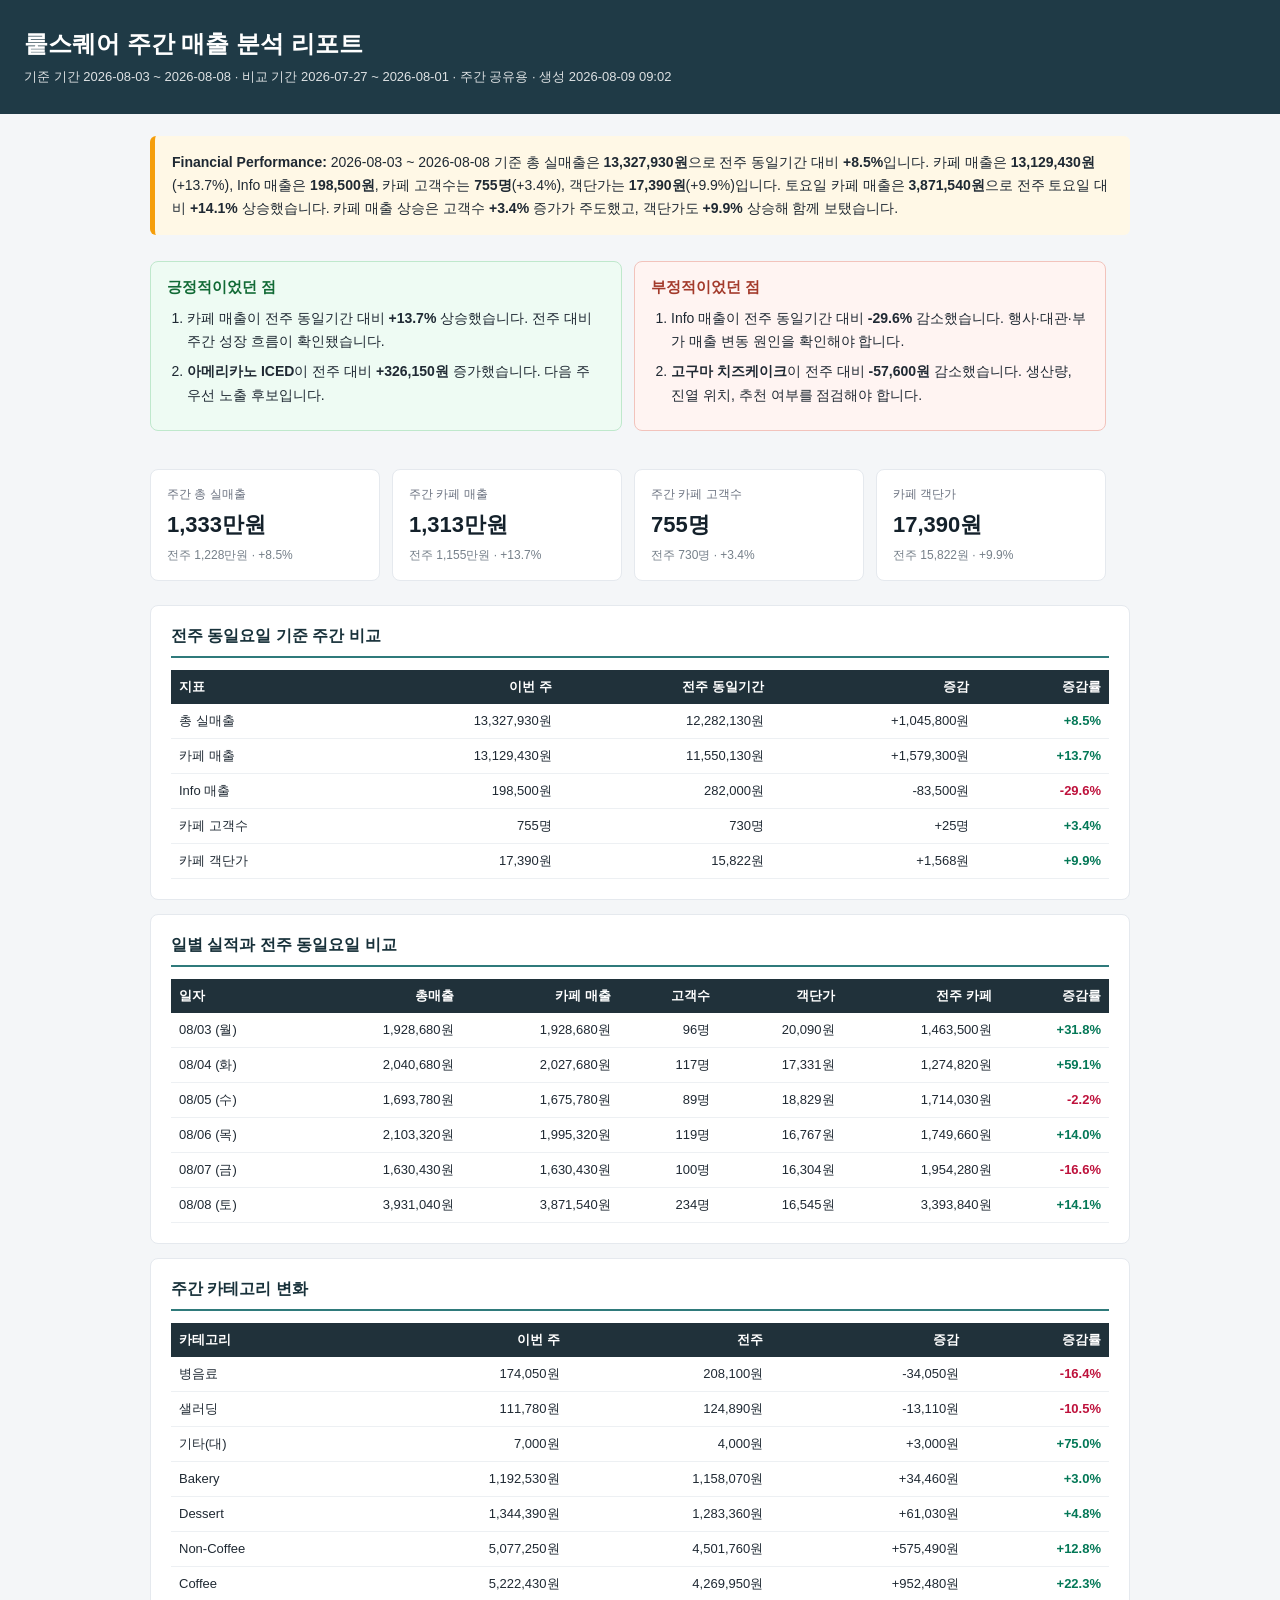
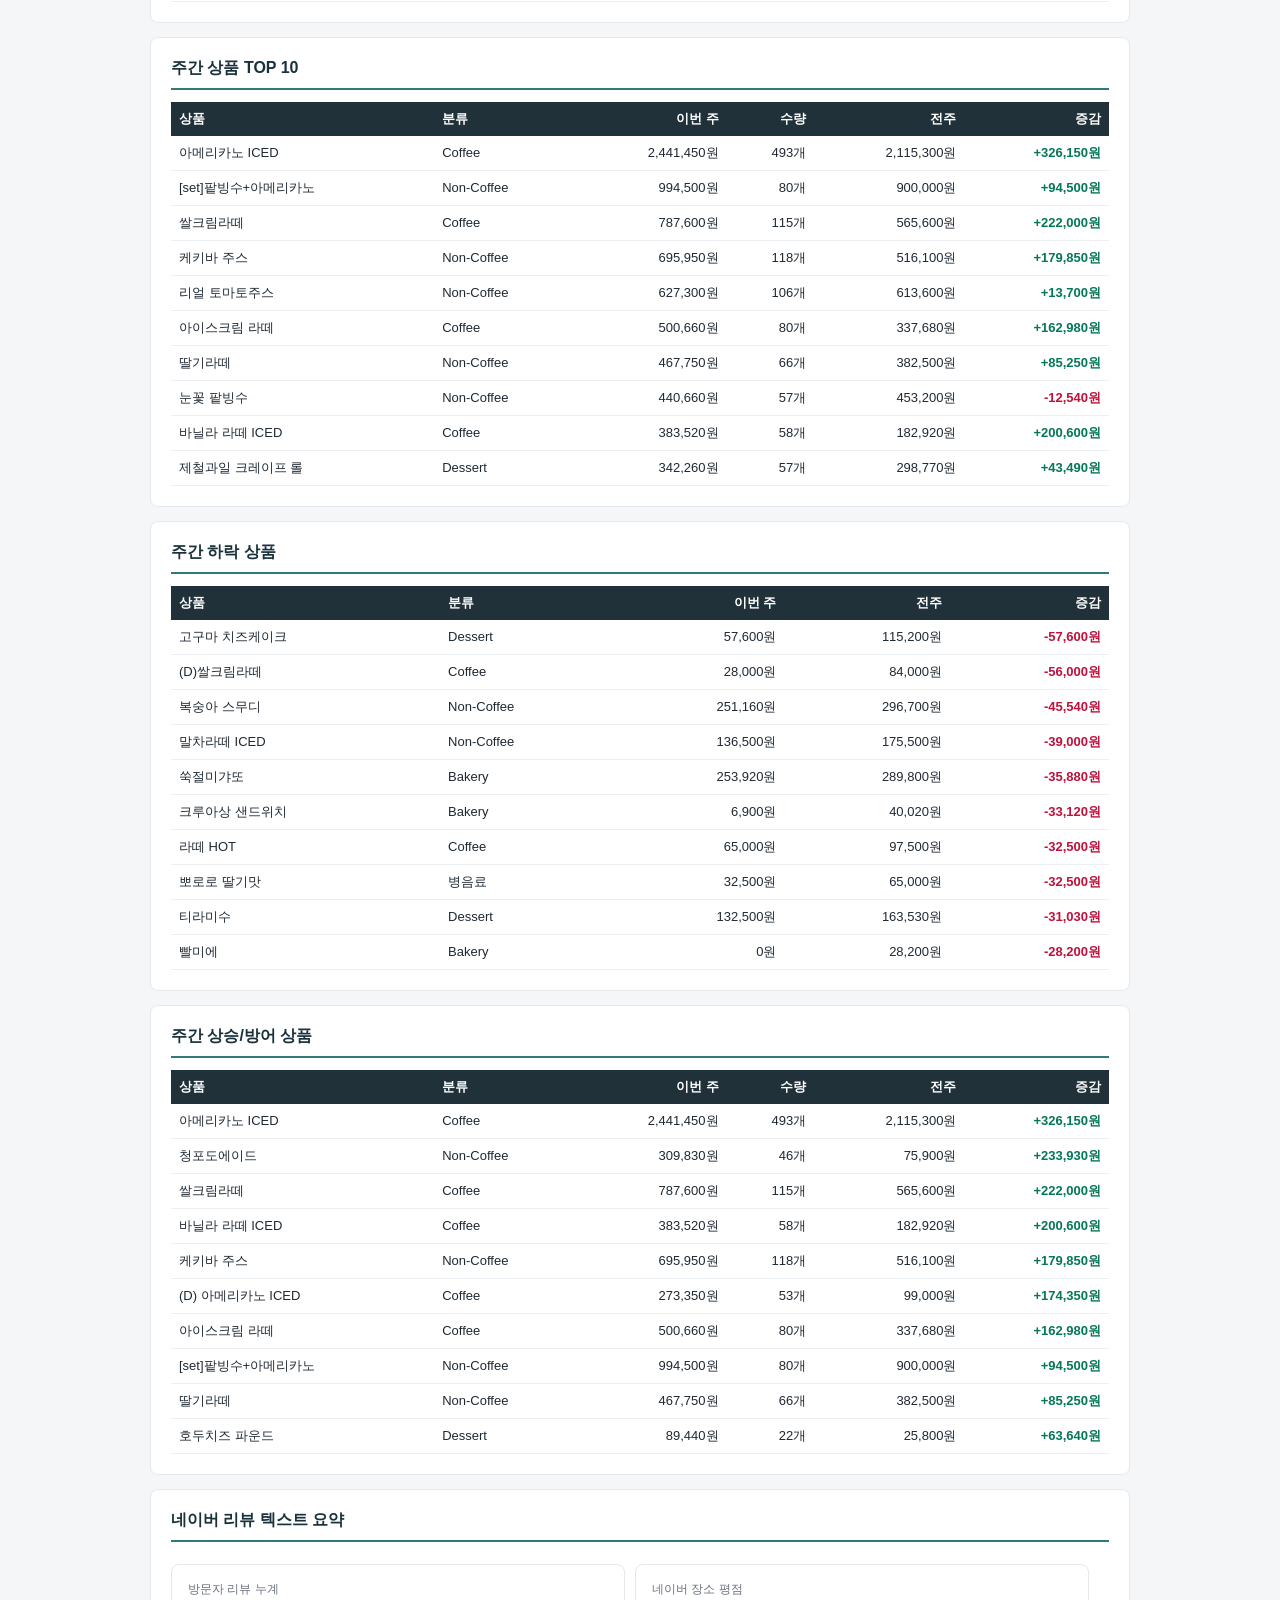
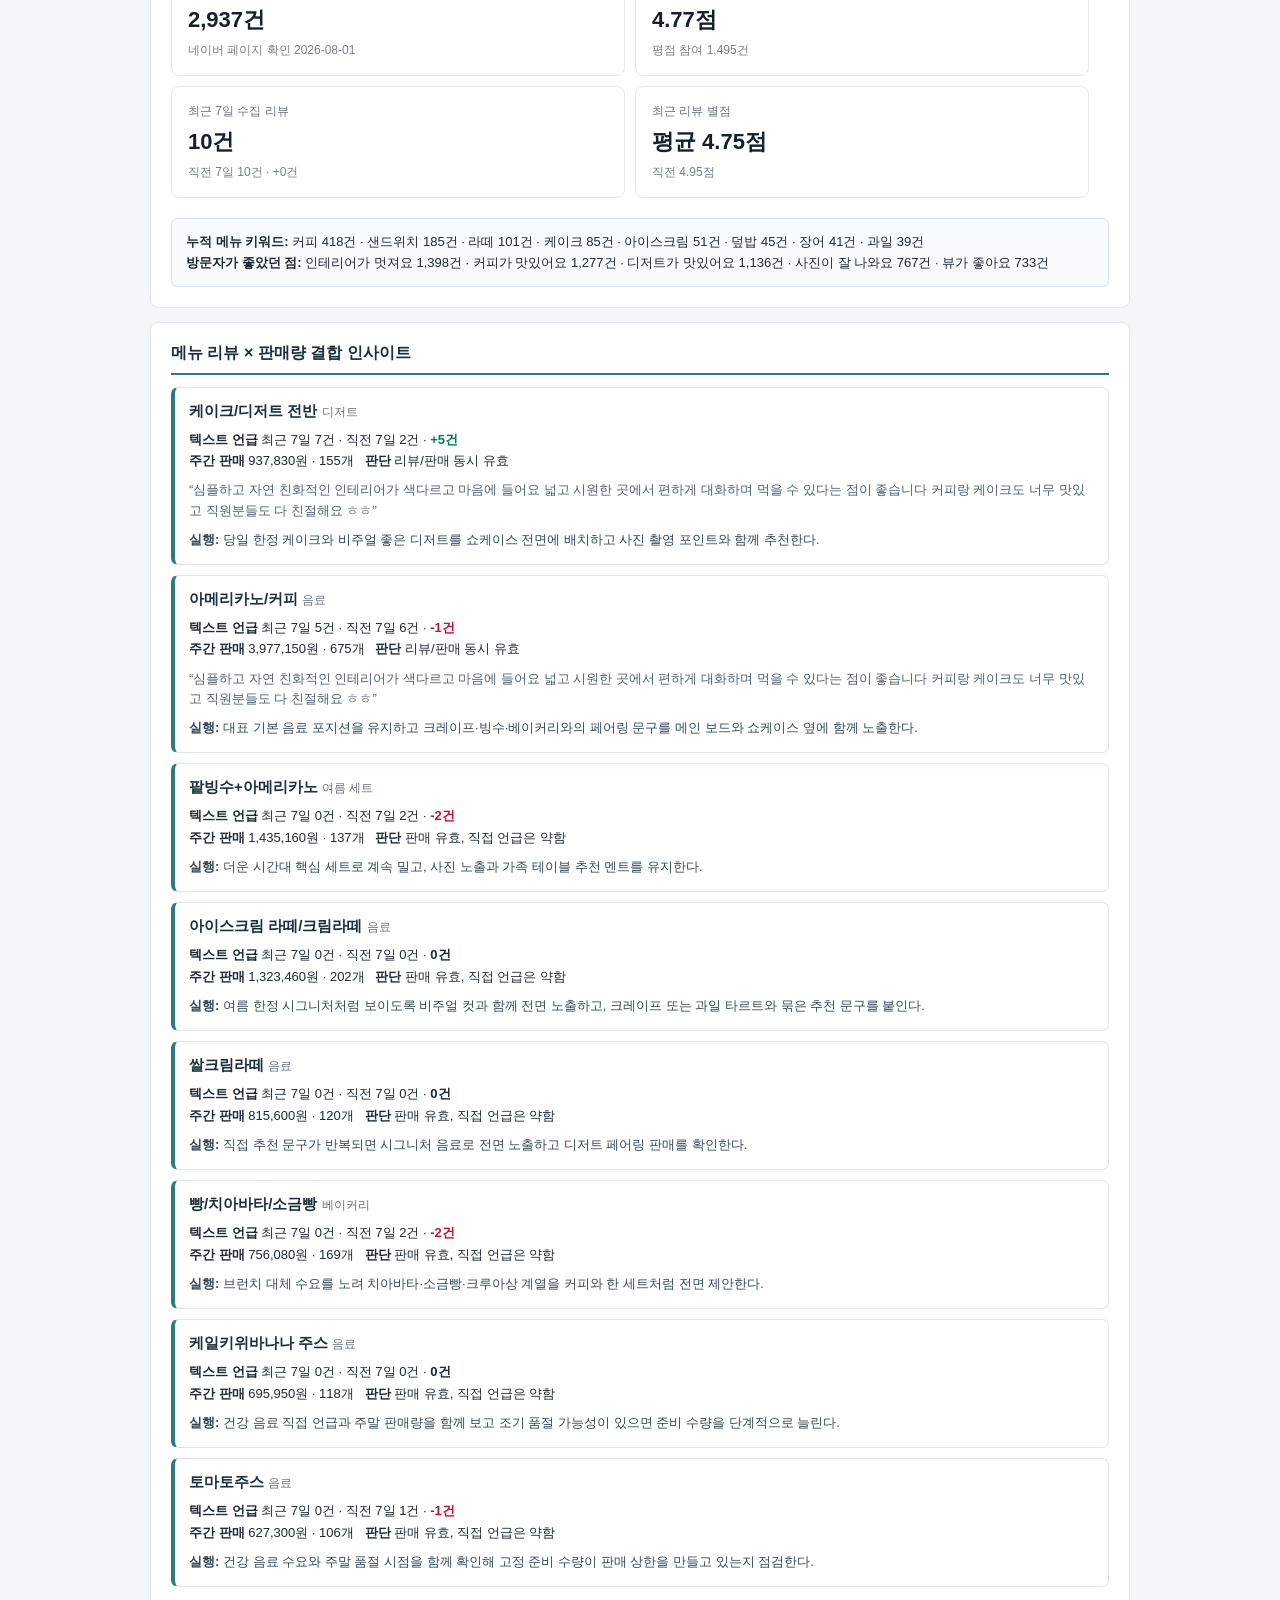
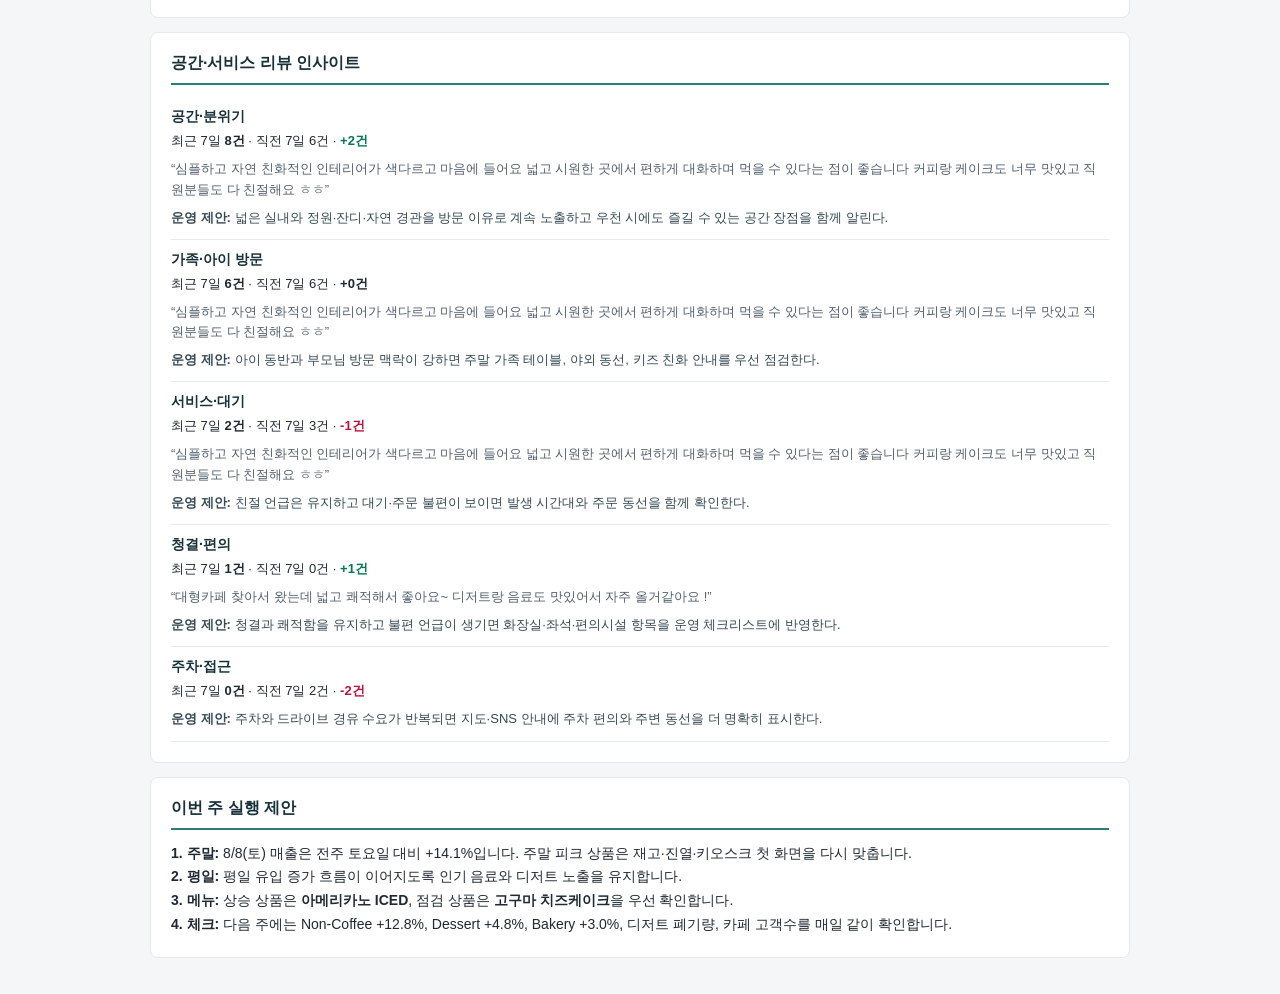
<file: reports/weekly_sales_email_body_20260803_20260808.html>
<!DOCTYPE html>
  <html lang="ko">
  <body style="margin:0;background:#f4f6f8;font-family:Apple SD Gothic Neo,Noto Sans KR,Arial,sans-serif;color:#1f2933;">
    <div style="background:#1f3a46;color:#fff;padding:28px 24px;">
      <h1 style="margin:0 0 8px;font-size:24px;">뤁스퀘어 주간 매출 분석 리포트</h1>
      <div style="font-size:13px;opacity:.85;">기준 기간 2026-08-03 ~ 2026-08-08 · 비교 기간 2026-07-27 ~ 2026-08-01 · 주간 공유용 · 생성 2026-08-09 09:02</div>
    </div>
    <div style="padding:22px;max-width:980px;margin:0 auto;">
      <div style="background:#fff8e6;border-left:5px solid #f59e0b;padding:15px 17px;border-radius:6px;margin-bottom:14px;line-height:1.65;font-size:14px;"><b>Financial Performance:</b> 2026-08-03 ~ 2026-08-08 기준 총 실매출은 <b>13,327,930원</b>으로 전주 동일기간 대비 <b>+8.5%</b>입니다. 카페 매출은 <b>13,129,430원</b>(+13.7%), Info 매출은 <b>198,500원</b>, 카페 고객수는 <b>755명</b>(+3.4%), 객단가는 <b>17,390원</b>(+9.9%)입니다. 토요일 카페 매출은 <b>3,871,540원</b>으로 전주 토요일 대비 <b>+14.1%</b> 상승했습니다. 카페 매출 상승은 고객수 <b>+3.4%</b> 증가가 주도했고, 객단가도 <b>+9.9%</b> 상승해 함께 보탰습니다.</div>
      <table style="width:100%;border-spacing:12px;margin:0 -12px 14px;">
    <tr>
      <td style="background:#eefbf3;border:1px solid #bfe8cc;border-radius:8px;padding:16px;vertical-align:top;width:50%;">
        <div style="font-size:15px;font-weight:800;color:#116a35;margin-bottom:10px;">긍정적이었던 점</div>
        <ol style="margin:0;padding-left:20px;line-height:1.65;font-size:14px;"><li style="margin-bottom:7px;">카페 매출이 전주 동일기간 대비 <b>+13.7%</b> 상승했습니다. 전주 대비 주간 성장 흐름이 확인됐습니다.</li><li style="margin-bottom:7px;"><b>아메리카노 ICED</b>이 전주 대비 <b>+326,150원</b> 증가했습니다. 다음 주 우선 노출 후보입니다.</li></ol>
      </td>
      <td style="background:#fff4f2;border:1px solid #f2c3bc;border-radius:8px;padding:16px;vertical-align:top;width:50%;">
        <div style="font-size:15px;font-weight:800;color:#a33a2b;margin-bottom:10px;">부정적이었던 점</div>
        <ol style="margin:0;padding-left:20px;line-height:1.65;font-size:14px;"><li style="margin-bottom:7px;">Info 매출이 전주 동일기간 대비 <b>-29.6%</b> 감소했습니다. 행사·대관·부가 매출 변동 원인을 확인해야 합니다.</li><li style="margin-bottom:7px;"><b>고구마 치즈케이크</b>이 전주 대비 <b>-57,600원</b> 감소했습니다. 생산량, 진열 위치, 추천 여부를 점검해야 합니다.</li></ol>
      </td>
    </tr>
  </table>
      <table style="width:100%;border-spacing:12px;margin:0 -12px 12px;">
        <tr>
          <td style="background:#fff;border:1px solid #e5e9ee;border-radius:8px;padding:16px;vertical-align:top;width:25%;">
    <div style="font-size:12px;color:#6b7280;margin-bottom:7px;">주간 총 실매출</div>
    <div style="font-size:22px;font-weight:800;color:#14212b;">1,333만원</div>
    <div style="font-size:12px;color:#76808a;margin-top:7px;">전주 1,228만원 · +8.5%</div>
  </td>
          <td style="background:#fff;border:1px solid #e5e9ee;border-radius:8px;padding:16px;vertical-align:top;width:25%;">
    <div style="font-size:12px;color:#6b7280;margin-bottom:7px;">주간 카페 매출</div>
    <div style="font-size:22px;font-weight:800;color:#14212b;">1,313만원</div>
    <div style="font-size:12px;color:#76808a;margin-top:7px;">전주 1,155만원 · +13.7%</div>
  </td>
          <td style="background:#fff;border:1px solid #e5e9ee;border-radius:8px;padding:16px;vertical-align:top;width:25%;">
    <div style="font-size:12px;color:#6b7280;margin-bottom:7px;">주간 카페 고객수</div>
    <div style="font-size:22px;font-weight:800;color:#14212b;">755명</div>
    <div style="font-size:12px;color:#76808a;margin-top:7px;">전주 730명 · +3.4%</div>
  </td>
          <td style="background:#fff;border:1px solid #e5e9ee;border-radius:8px;padding:16px;vertical-align:top;width:25%;">
    <div style="font-size:12px;color:#6b7280;margin-bottom:7px;">카페 객단가</div>
    <div style="font-size:22px;font-weight:800;color:#14212b;">17,390원</div>
    <div style="font-size:12px;color:#76808a;margin-top:7px;">전주 15,822원 · +9.9%</div>
  </td>
        </tr>
      </table>
      <div style="background:#fff;border:1px solid #e5e9ee;border-radius:8px;padding:20px;margin-bottom:14px;">
    <h2 style="font-size:16px;margin:0 0 12px;padding-bottom:9px;border-bottom:2px solid #2f7a7b;color:#18313a;">전주 동일요일 기준 주간 비교</h2>
    <table style="width:100%;border-collapse:collapse;font-size:13px;">
    <tr style="background:#20313a;color:#fff;"><th align="left" style="padding:8px;">지표</th><th align="right" style="padding:8px;">이번 주</th><th align="right" style="padding:8px;">전주 동일기간</th><th align="right" style="padding:8px;">증감</th><th align="right" style="padding:8px;">증감률</th></tr>
    <tr><td style="padding:8px;border-bottom:1px solid #edf0f3;text-align:left;">총 실매출</td><td style="padding:8px;border-bottom:1px solid #edf0f3;text-align:right;">13,327,930원</td><td style="padding:8px;border-bottom:1px solid #edf0f3;text-align:right;">12,282,130원</td><td style="padding:8px;border-bottom:1px solid #edf0f3;text-align:right;">+1,045,800원</td><td style="padding:8px;border-bottom:1px solid #edf0f3;text-align:right;color:#047857;font-weight:700;">+8.5%</td></tr><tr><td style="padding:8px;border-bottom:1px solid #edf0f3;text-align:left;">카페 매출</td><td style="padding:8px;border-bottom:1px solid #edf0f3;text-align:right;">13,129,430원</td><td style="padding:8px;border-bottom:1px solid #edf0f3;text-align:right;">11,550,130원</td><td style="padding:8px;border-bottom:1px solid #edf0f3;text-align:right;">+1,579,300원</td><td style="padding:8px;border-bottom:1px solid #edf0f3;text-align:right;color:#047857;font-weight:700;">+13.7%</td></tr><tr><td style="padding:8px;border-bottom:1px solid #edf0f3;text-align:left;">Info 매출</td><td style="padding:8px;border-bottom:1px solid #edf0f3;text-align:right;">198,500원</td><td style="padding:8px;border-bottom:1px solid #edf0f3;text-align:right;">282,000원</td><td style="padding:8px;border-bottom:1px solid #edf0f3;text-align:right;">-83,500원</td><td style="padding:8px;border-bottom:1px solid #edf0f3;text-align:right;color:#be123c;font-weight:700;">-29.6%</td></tr><tr><td style="padding:8px;border-bottom:1px solid #edf0f3;text-align:left;">카페 고객수</td><td style="padding:8px;border-bottom:1px solid #edf0f3;text-align:right;">755명</td><td style="padding:8px;border-bottom:1px solid #edf0f3;text-align:right;">730명</td><td style="padding:8px;border-bottom:1px solid #edf0f3;text-align:right;">+25명</td><td style="padding:8px;border-bottom:1px solid #edf0f3;text-align:right;color:#047857;font-weight:700;">+3.4%</td></tr><tr><td style="padding:8px;border-bottom:1px solid #edf0f3;text-align:left;">카페 객단가</td><td style="padding:8px;border-bottom:1px solid #edf0f3;text-align:right;">17,390원</td><td style="padding:8px;border-bottom:1px solid #edf0f3;text-align:right;">15,822원</td><td style="padding:8px;border-bottom:1px solid #edf0f3;text-align:right;">+1,568원</td><td style="padding:8px;border-bottom:1px solid #edf0f3;text-align:right;color:#047857;font-weight:700;">+9.9%</td></tr>
  </table>
  </div>
      <div style="background:#fff;border:1px solid #e5e9ee;border-radius:8px;padding:20px;margin-bottom:14px;">
    <h2 style="font-size:16px;margin:0 0 12px;padding-bottom:9px;border-bottom:2px solid #2f7a7b;color:#18313a;">일별 실적과 전주 동일요일 비교</h2>
    <table style="width:100%;border-collapse:collapse;font-size:13px;">
    <tr style="background:#20313a;color:#fff;"><th align="left" style="padding:8px;">일자</th><th align="right" style="padding:8px;">총매출</th><th align="right" style="padding:8px;">카페 매출</th><th align="right" style="padding:8px;">고객수</th><th align="right" style="padding:8px;">객단가</th><th align="right" style="padding:8px;">전주 카페</th><th align="right" style="padding:8px;">증감률</th></tr>
    <tr><td style="padding:8px;border-bottom:1px solid #edf0f3;text-align:left;">08/03 (월)</td><td style="padding:8px;border-bottom:1px solid #edf0f3;text-align:right;">1,928,680원</td><td style="padding:8px;border-bottom:1px solid #edf0f3;text-align:right;">1,928,680원</td><td style="padding:8px;border-bottom:1px solid #edf0f3;text-align:right;">96명</td><td style="padding:8px;border-bottom:1px solid #edf0f3;text-align:right;">20,090원</td><td style="padding:8px;border-bottom:1px solid #edf0f3;text-align:right;">1,463,500원</td><td style="padding:8px;border-bottom:1px solid #edf0f3;text-align:right;color:#047857;font-weight:700;">+31.8%</td></tr><tr><td style="padding:8px;border-bottom:1px solid #edf0f3;text-align:left;">08/04 (화)</td><td style="padding:8px;border-bottom:1px solid #edf0f3;text-align:right;">2,040,680원</td><td style="padding:8px;border-bottom:1px solid #edf0f3;text-align:right;">2,027,680원</td><td style="padding:8px;border-bottom:1px solid #edf0f3;text-align:right;">117명</td><td style="padding:8px;border-bottom:1px solid #edf0f3;text-align:right;">17,331원</td><td style="padding:8px;border-bottom:1px solid #edf0f3;text-align:right;">1,274,820원</td><td style="padding:8px;border-bottom:1px solid #edf0f3;text-align:right;color:#047857;font-weight:700;">+59.1%</td></tr><tr><td style="padding:8px;border-bottom:1px solid #edf0f3;text-align:left;">08/05 (수)</td><td style="padding:8px;border-bottom:1px solid #edf0f3;text-align:right;">1,693,780원</td><td style="padding:8px;border-bottom:1px solid #edf0f3;text-align:right;">1,675,780원</td><td style="padding:8px;border-bottom:1px solid #edf0f3;text-align:right;">89명</td><td style="padding:8px;border-bottom:1px solid #edf0f3;text-align:right;">18,829원</td><td style="padding:8px;border-bottom:1px solid #edf0f3;text-align:right;">1,714,030원</td><td style="padding:8px;border-bottom:1px solid #edf0f3;text-align:right;color:#be123c;font-weight:700;">-2.2%</td></tr><tr><td style="padding:8px;border-bottom:1px solid #edf0f3;text-align:left;">08/06 (목)</td><td style="padding:8px;border-bottom:1px solid #edf0f3;text-align:right;">2,103,320원</td><td style="padding:8px;border-bottom:1px solid #edf0f3;text-align:right;">1,995,320원</td><td style="padding:8px;border-bottom:1px solid #edf0f3;text-align:right;">119명</td><td style="padding:8px;border-bottom:1px solid #edf0f3;text-align:right;">16,767원</td><td style="padding:8px;border-bottom:1px solid #edf0f3;text-align:right;">1,749,660원</td><td style="padding:8px;border-bottom:1px solid #edf0f3;text-align:right;color:#047857;font-weight:700;">+14.0%</td></tr><tr><td style="padding:8px;border-bottom:1px solid #edf0f3;text-align:left;">08/07 (금)</td><td style="padding:8px;border-bottom:1px solid #edf0f3;text-align:right;">1,630,430원</td><td style="padding:8px;border-bottom:1px solid #edf0f3;text-align:right;">1,630,430원</td><td style="padding:8px;border-bottom:1px solid #edf0f3;text-align:right;">100명</td><td style="padding:8px;border-bottom:1px solid #edf0f3;text-align:right;">16,304원</td><td style="padding:8px;border-bottom:1px solid #edf0f3;text-align:right;">1,954,280원</td><td style="padding:8px;border-bottom:1px solid #edf0f3;text-align:right;color:#be123c;font-weight:700;">-16.6%</td></tr><tr><td style="padding:8px;border-bottom:1px solid #edf0f3;text-align:left;">08/08 (토)</td><td style="padding:8px;border-bottom:1px solid #edf0f3;text-align:right;">3,931,040원</td><td style="padding:8px;border-bottom:1px solid #edf0f3;text-align:right;">3,871,540원</td><td style="padding:8px;border-bottom:1px solid #edf0f3;text-align:right;">234명</td><td style="padding:8px;border-bottom:1px solid #edf0f3;text-align:right;">16,545원</td><td style="padding:8px;border-bottom:1px solid #edf0f3;text-align:right;">3,393,840원</td><td style="padding:8px;border-bottom:1px solid #edf0f3;text-align:right;color:#047857;font-weight:700;">+14.1%</td></tr>
  </table>
  </div>
      <div style="background:#fff;border:1px solid #e5e9ee;border-radius:8px;padding:20px;margin-bottom:14px;">
    <h2 style="font-size:16px;margin:0 0 12px;padding-bottom:9px;border-bottom:2px solid #2f7a7b;color:#18313a;">주간 카테고리 변화</h2>
    <table style="width:100%;border-collapse:collapse;font-size:13px;">
    <tr style="background:#20313a;color:#fff;"><th align="left" style="padding:8px;">카테고리</th><th align="right" style="padding:8px;">이번 주</th><th align="right" style="padding:8px;">전주</th><th align="right" style="padding:8px;">증감</th><th align="right" style="padding:8px;">증감률</th></tr>
    <tr><td style="padding:8px;border-bottom:1px solid #edf0f3;text-align:left;">병음료</td><td style="padding:8px;border-bottom:1px solid #edf0f3;text-align:right;">174,050원</td><td style="padding:8px;border-bottom:1px solid #edf0f3;text-align:right;">208,100원</td><td style="padding:8px;border-bottom:1px solid #edf0f3;text-align:right;">-34,050원</td><td style="padding:8px;border-bottom:1px solid #edf0f3;text-align:right;color:#be123c;font-weight:700;">-16.4%</td></tr><tr><td style="padding:8px;border-bottom:1px solid #edf0f3;text-align:left;">샐러딩</td><td style="padding:8px;border-bottom:1px solid #edf0f3;text-align:right;">111,780원</td><td style="padding:8px;border-bottom:1px solid #edf0f3;text-align:right;">124,890원</td><td style="padding:8px;border-bottom:1px solid #edf0f3;text-align:right;">-13,110원</td><td style="padding:8px;border-bottom:1px solid #edf0f3;text-align:right;color:#be123c;font-weight:700;">-10.5%</td></tr><tr><td style="padding:8px;border-bottom:1px solid #edf0f3;text-align:left;">기타(대)</td><td style="padding:8px;border-bottom:1px solid #edf0f3;text-align:right;">7,000원</td><td style="padding:8px;border-bottom:1px solid #edf0f3;text-align:right;">4,000원</td><td style="padding:8px;border-bottom:1px solid #edf0f3;text-align:right;">+3,000원</td><td style="padding:8px;border-bottom:1px solid #edf0f3;text-align:right;color:#047857;font-weight:700;">+75.0%</td></tr><tr><td style="padding:8px;border-bottom:1px solid #edf0f3;text-align:left;">Bakery</td><td style="padding:8px;border-bottom:1px solid #edf0f3;text-align:right;">1,192,530원</td><td style="padding:8px;border-bottom:1px solid #edf0f3;text-align:right;">1,158,070원</td><td style="padding:8px;border-bottom:1px solid #edf0f3;text-align:right;">+34,460원</td><td style="padding:8px;border-bottom:1px solid #edf0f3;text-align:right;color:#047857;font-weight:700;">+3.0%</td></tr><tr><td style="padding:8px;border-bottom:1px solid #edf0f3;text-align:left;">Dessert</td><td style="padding:8px;border-bottom:1px solid #edf0f3;text-align:right;">1,344,390원</td><td style="padding:8px;border-bottom:1px solid #edf0f3;text-align:right;">1,283,360원</td><td style="padding:8px;border-bottom:1px solid #edf0f3;text-align:right;">+61,030원</td><td style="padding:8px;border-bottom:1px solid #edf0f3;text-align:right;color:#047857;font-weight:700;">+4.8%</td></tr><tr><td style="padding:8px;border-bottom:1px solid #edf0f3;text-align:left;">Non-Coffee</td><td style="padding:8px;border-bottom:1px solid #edf0f3;text-align:right;">5,077,250원</td><td style="padding:8px;border-bottom:1px solid #edf0f3;text-align:right;">4,501,760원</td><td style="padding:8px;border-bottom:1px solid #edf0f3;text-align:right;">+575,490원</td><td style="padding:8px;border-bottom:1px solid #edf0f3;text-align:right;color:#047857;font-weight:700;">+12.8%</td></tr><tr><td style="padding:8px;border-bottom:1px solid #edf0f3;text-align:left;">Coffee</td><td style="padding:8px;border-bottom:1px solid #edf0f3;text-align:right;">5,222,430원</td><td style="padding:8px;border-bottom:1px solid #edf0f3;text-align:right;">4,269,950원</td><td style="padding:8px;border-bottom:1px solid #edf0f3;text-align:right;">+952,480원</td><td style="padding:8px;border-bottom:1px solid #edf0f3;text-align:right;color:#047857;font-weight:700;">+22.3%</td></tr>
  </table>
  </div>
      <div style="background:#fff;border:1px solid #e5e9ee;border-radius:8px;padding:20px;margin-bottom:14px;">
    <h2 style="font-size:16px;margin:0 0 12px;padding-bottom:9px;border-bottom:2px solid #2f7a7b;color:#18313a;">주간 상품 TOP 10</h2>
    <table style="width:100%;border-collapse:collapse;font-size:13px;">
    <tr style="background:#20313a;color:#fff;"><th align="left" style="padding:8px;">상품</th><th align="left" style="padding:8px;">분류</th><th align="right" style="padding:8px;">이번 주</th><th align="right" style="padding:8px;">수량</th><th align="right" style="padding:8px;">전주</th><th align="right" style="padding:8px;">증감</th></tr>
    <tr><td style="padding:8px;border-bottom:1px solid #edf0f3;text-align:left;">아메리카노 ICED</td><td style="padding:8px;border-bottom:1px solid #edf0f3;text-align:left;">Coffee</td><td style="padding:8px;border-bottom:1px solid #edf0f3;text-align:right;">2,441,450원</td><td style="padding:8px;border-bottom:1px solid #edf0f3;text-align:right;">493개</td><td style="padding:8px;border-bottom:1px solid #edf0f3;text-align:right;">2,115,300원</td><td style="padding:8px;border-bottom:1px solid #edf0f3;text-align:right;color:#047857;font-weight:700;">+326,150원</td></tr><tr><td style="padding:8px;border-bottom:1px solid #edf0f3;text-align:left;">[set]팥빙수+아메리카노</td><td style="padding:8px;border-bottom:1px solid #edf0f3;text-align:left;">Non-Coffee</td><td style="padding:8px;border-bottom:1px solid #edf0f3;text-align:right;">994,500원</td><td style="padding:8px;border-bottom:1px solid #edf0f3;text-align:right;">80개</td><td style="padding:8px;border-bottom:1px solid #edf0f3;text-align:right;">900,000원</td><td style="padding:8px;border-bottom:1px solid #edf0f3;text-align:right;color:#047857;font-weight:700;">+94,500원</td></tr><tr><td style="padding:8px;border-bottom:1px solid #edf0f3;text-align:left;">쌀크림라떼</td><td style="padding:8px;border-bottom:1px solid #edf0f3;text-align:left;">Coffee</td><td style="padding:8px;border-bottom:1px solid #edf0f3;text-align:right;">787,600원</td><td style="padding:8px;border-bottom:1px solid #edf0f3;text-align:right;">115개</td><td style="padding:8px;border-bottom:1px solid #edf0f3;text-align:right;">565,600원</td><td style="padding:8px;border-bottom:1px solid #edf0f3;text-align:right;color:#047857;font-weight:700;">+222,000원</td></tr><tr><td style="padding:8px;border-bottom:1px solid #edf0f3;text-align:left;">케키바 주스</td><td style="padding:8px;border-bottom:1px solid #edf0f3;text-align:left;">Non-Coffee</td><td style="padding:8px;border-bottom:1px solid #edf0f3;text-align:right;">695,950원</td><td style="padding:8px;border-bottom:1px solid #edf0f3;text-align:right;">118개</td><td style="padding:8px;border-bottom:1px solid #edf0f3;text-align:right;">516,100원</td><td style="padding:8px;border-bottom:1px solid #edf0f3;text-align:right;color:#047857;font-weight:700;">+179,850원</td></tr><tr><td style="padding:8px;border-bottom:1px solid #edf0f3;text-align:left;">리얼 토마토주스</td><td style="padding:8px;border-bottom:1px solid #edf0f3;text-align:left;">Non-Coffee</td><td style="padding:8px;border-bottom:1px solid #edf0f3;text-align:right;">627,300원</td><td style="padding:8px;border-bottom:1px solid #edf0f3;text-align:right;">106개</td><td style="padding:8px;border-bottom:1px solid #edf0f3;text-align:right;">613,600원</td><td style="padding:8px;border-bottom:1px solid #edf0f3;text-align:right;color:#047857;font-weight:700;">+13,700원</td></tr><tr><td style="padding:8px;border-bottom:1px solid #edf0f3;text-align:left;">아이스크림 라떼</td><td style="padding:8px;border-bottom:1px solid #edf0f3;text-align:left;">Coffee</td><td style="padding:8px;border-bottom:1px solid #edf0f3;text-align:right;">500,660원</td><td style="padding:8px;border-bottom:1px solid #edf0f3;text-align:right;">80개</td><td style="padding:8px;border-bottom:1px solid #edf0f3;text-align:right;">337,680원</td><td style="padding:8px;border-bottom:1px solid #edf0f3;text-align:right;color:#047857;font-weight:700;">+162,980원</td></tr><tr><td style="padding:8px;border-bottom:1px solid #edf0f3;text-align:left;">딸기라떼</td><td style="padding:8px;border-bottom:1px solid #edf0f3;text-align:left;">Non-Coffee</td><td style="padding:8px;border-bottom:1px solid #edf0f3;text-align:right;">467,750원</td><td style="padding:8px;border-bottom:1px solid #edf0f3;text-align:right;">66개</td><td style="padding:8px;border-bottom:1px solid #edf0f3;text-align:right;">382,500원</td><td style="padding:8px;border-bottom:1px solid #edf0f3;text-align:right;color:#047857;font-weight:700;">+85,250원</td></tr><tr><td style="padding:8px;border-bottom:1px solid #edf0f3;text-align:left;">눈꽃 팥빙수</td><td style="padding:8px;border-bottom:1px solid #edf0f3;text-align:left;">Non-Coffee</td><td style="padding:8px;border-bottom:1px solid #edf0f3;text-align:right;">440,660원</td><td style="padding:8px;border-bottom:1px solid #edf0f3;text-align:right;">57개</td><td style="padding:8px;border-bottom:1px solid #edf0f3;text-align:right;">453,200원</td><td style="padding:8px;border-bottom:1px solid #edf0f3;text-align:right;color:#be123c;font-weight:700;">-12,540원</td></tr><tr><td style="padding:8px;border-bottom:1px solid #edf0f3;text-align:left;">바닐라 라떼 ICED</td><td style="padding:8px;border-bottom:1px solid #edf0f3;text-align:left;">Coffee</td><td style="padding:8px;border-bottom:1px solid #edf0f3;text-align:right;">383,520원</td><td style="padding:8px;border-bottom:1px solid #edf0f3;text-align:right;">58개</td><td style="padding:8px;border-bottom:1px solid #edf0f3;text-align:right;">182,920원</td><td style="padding:8px;border-bottom:1px solid #edf0f3;text-align:right;color:#047857;font-weight:700;">+200,600원</td></tr><tr><td style="padding:8px;border-bottom:1px solid #edf0f3;text-align:left;">제철과일 크레이프 롤</td><td style="padding:8px;border-bottom:1px solid #edf0f3;text-align:left;">Dessert</td><td style="padding:8px;border-bottom:1px solid #edf0f3;text-align:right;">342,260원</td><td style="padding:8px;border-bottom:1px solid #edf0f3;text-align:right;">57개</td><td style="padding:8px;border-bottom:1px solid #edf0f3;text-align:right;">298,770원</td><td style="padding:8px;border-bottom:1px solid #edf0f3;text-align:right;color:#047857;font-weight:700;">+43,490원</td></tr>
  </table>
  </div>
      <div style="background:#fff;border:1px solid #e5e9ee;border-radius:8px;padding:20px;margin-bottom:14px;">
    <h2 style="font-size:16px;margin:0 0 12px;padding-bottom:9px;border-bottom:2px solid #2f7a7b;color:#18313a;">주간 하락 상품</h2>
    <table style="width:100%;border-collapse:collapse;font-size:13px;">
    <tr style="background:#20313a;color:#fff;"><th align="left" style="padding:8px;">상품</th><th align="left" style="padding:8px;">분류</th><th align="right" style="padding:8px;">이번 주</th><th align="right" style="padding:8px;">전주</th><th align="right" style="padding:8px;">증감</th></tr>
    <tr><td style="padding:8px;border-bottom:1px solid #edf0f3;text-align:left;">고구마 치즈케이크</td><td style="padding:8px;border-bottom:1px solid #edf0f3;text-align:left;">Dessert</td><td style="padding:8px;border-bottom:1px solid #edf0f3;text-align:right;">57,600원</td><td style="padding:8px;border-bottom:1px solid #edf0f3;text-align:right;">115,200원</td><td style="padding:8px;border-bottom:1px solid #edf0f3;text-align:right;color:#be123c;font-weight:700;">-57,600원</td></tr><tr><td style="padding:8px;border-bottom:1px solid #edf0f3;text-align:left;">(D)쌀크림라떼</td><td style="padding:8px;border-bottom:1px solid #edf0f3;text-align:left;">Coffee</td><td style="padding:8px;border-bottom:1px solid #edf0f3;text-align:right;">28,000원</td><td style="padding:8px;border-bottom:1px solid #edf0f3;text-align:right;">84,000원</td><td style="padding:8px;border-bottom:1px solid #edf0f3;text-align:right;color:#be123c;font-weight:700;">-56,000원</td></tr><tr><td style="padding:8px;border-bottom:1px solid #edf0f3;text-align:left;">복숭아 스무디</td><td style="padding:8px;border-bottom:1px solid #edf0f3;text-align:left;">Non-Coffee</td><td style="padding:8px;border-bottom:1px solid #edf0f3;text-align:right;">251,160원</td><td style="padding:8px;border-bottom:1px solid #edf0f3;text-align:right;">296,700원</td><td style="padding:8px;border-bottom:1px solid #edf0f3;text-align:right;color:#be123c;font-weight:700;">-45,540원</td></tr><tr><td style="padding:8px;border-bottom:1px solid #edf0f3;text-align:left;">말차라떼 ICED</td><td style="padding:8px;border-bottom:1px solid #edf0f3;text-align:left;">Non-Coffee</td><td style="padding:8px;border-bottom:1px solid #edf0f3;text-align:right;">136,500원</td><td style="padding:8px;border-bottom:1px solid #edf0f3;text-align:right;">175,500원</td><td style="padding:8px;border-bottom:1px solid #edf0f3;text-align:right;color:#be123c;font-weight:700;">-39,000원</td></tr><tr><td style="padding:8px;border-bottom:1px solid #edf0f3;text-align:left;">쑥절미갸또</td><td style="padding:8px;border-bottom:1px solid #edf0f3;text-align:left;">Bakery</td><td style="padding:8px;border-bottom:1px solid #edf0f3;text-align:right;">253,920원</td><td style="padding:8px;border-bottom:1px solid #edf0f3;text-align:right;">289,800원</td><td style="padding:8px;border-bottom:1px solid #edf0f3;text-align:right;color:#be123c;font-weight:700;">-35,880원</td></tr><tr><td style="padding:8px;border-bottom:1px solid #edf0f3;text-align:left;">크루아상 샌드위치</td><td style="padding:8px;border-bottom:1px solid #edf0f3;text-align:left;">Bakery</td><td style="padding:8px;border-bottom:1px solid #edf0f3;text-align:right;">6,900원</td><td style="padding:8px;border-bottom:1px solid #edf0f3;text-align:right;">40,020원</td><td style="padding:8px;border-bottom:1px solid #edf0f3;text-align:right;color:#be123c;font-weight:700;">-33,120원</td></tr><tr><td style="padding:8px;border-bottom:1px solid #edf0f3;text-align:left;">라떼 HOT</td><td style="padding:8px;border-bottom:1px solid #edf0f3;text-align:left;">Coffee</td><td style="padding:8px;border-bottom:1px solid #edf0f3;text-align:right;">65,000원</td><td style="padding:8px;border-bottom:1px solid #edf0f3;text-align:right;">97,500원</td><td style="padding:8px;border-bottom:1px solid #edf0f3;text-align:right;color:#be123c;font-weight:700;">-32,500원</td></tr><tr><td style="padding:8px;border-bottom:1px solid #edf0f3;text-align:left;">뽀로로 딸기맛</td><td style="padding:8px;border-bottom:1px solid #edf0f3;text-align:left;">병음료</td><td style="padding:8px;border-bottom:1px solid #edf0f3;text-align:right;">32,500원</td><td style="padding:8px;border-bottom:1px solid #edf0f3;text-align:right;">65,000원</td><td style="padding:8px;border-bottom:1px solid #edf0f3;text-align:right;color:#be123c;font-weight:700;">-32,500원</td></tr><tr><td style="padding:8px;border-bottom:1px solid #edf0f3;text-align:left;">티라미수</td><td style="padding:8px;border-bottom:1px solid #edf0f3;text-align:left;">Dessert</td><td style="padding:8px;border-bottom:1px solid #edf0f3;text-align:right;">132,500원</td><td style="padding:8px;border-bottom:1px solid #edf0f3;text-align:right;">163,530원</td><td style="padding:8px;border-bottom:1px solid #edf0f3;text-align:right;color:#be123c;font-weight:700;">-31,030원</td></tr><tr><td style="padding:8px;border-bottom:1px solid #edf0f3;text-align:left;">빨미에</td><td style="padding:8px;border-bottom:1px solid #edf0f3;text-align:left;">Bakery</td><td style="padding:8px;border-bottom:1px solid #edf0f3;text-align:right;">0원</td><td style="padding:8px;border-bottom:1px solid #edf0f3;text-align:right;">28,200원</td><td style="padding:8px;border-bottom:1px solid #edf0f3;text-align:right;color:#be123c;font-weight:700;">-28,200원</td></tr>
  </table>
  </div>
      <div style="background:#fff;border:1px solid #e5e9ee;border-radius:8px;padding:20px;margin-bottom:14px;">
    <h2 style="font-size:16px;margin:0 0 12px;padding-bottom:9px;border-bottom:2px solid #2f7a7b;color:#18313a;">주간 상승/방어 상품</h2>
    <table style="width:100%;border-collapse:collapse;font-size:13px;">
    <tr style="background:#20313a;color:#fff;"><th align="left" style="padding:8px;">상품</th><th align="left" style="padding:8px;">분류</th><th align="right" style="padding:8px;">이번 주</th><th align="right" style="padding:8px;">수량</th><th align="right" style="padding:8px;">전주</th><th align="right" style="padding:8px;">증감</th></tr>
    <tr><td style="padding:8px;border-bottom:1px solid #edf0f3;text-align:left;">아메리카노 ICED</td><td style="padding:8px;border-bottom:1px solid #edf0f3;text-align:left;">Coffee</td><td style="padding:8px;border-bottom:1px solid #edf0f3;text-align:right;">2,441,450원</td><td style="padding:8px;border-bottom:1px solid #edf0f3;text-align:right;">493개</td><td style="padding:8px;border-bottom:1px solid #edf0f3;text-align:right;">2,115,300원</td><td style="padding:8px;border-bottom:1px solid #edf0f3;text-align:right;color:#047857;font-weight:700;">+326,150원</td></tr><tr><td style="padding:8px;border-bottom:1px solid #edf0f3;text-align:left;">청포도에이드</td><td style="padding:8px;border-bottom:1px solid #edf0f3;text-align:left;">Non-Coffee</td><td style="padding:8px;border-bottom:1px solid #edf0f3;text-align:right;">309,830원</td><td style="padding:8px;border-bottom:1px solid #edf0f3;text-align:right;">46개</td><td style="padding:8px;border-bottom:1px solid #edf0f3;text-align:right;">75,900원</td><td style="padding:8px;border-bottom:1px solid #edf0f3;text-align:right;color:#047857;font-weight:700;">+233,930원</td></tr><tr><td style="padding:8px;border-bottom:1px solid #edf0f3;text-align:left;">쌀크림라떼</td><td style="padding:8px;border-bottom:1px solid #edf0f3;text-align:left;">Coffee</td><td style="padding:8px;border-bottom:1px solid #edf0f3;text-align:right;">787,600원</td><td style="padding:8px;border-bottom:1px solid #edf0f3;text-align:right;">115개</td><td style="padding:8px;border-bottom:1px solid #edf0f3;text-align:right;">565,600원</td><td style="padding:8px;border-bottom:1px solid #edf0f3;text-align:right;color:#047857;font-weight:700;">+222,000원</td></tr><tr><td style="padding:8px;border-bottom:1px solid #edf0f3;text-align:left;">바닐라 라떼 ICED</td><td style="padding:8px;border-bottom:1px solid #edf0f3;text-align:left;">Coffee</td><td style="padding:8px;border-bottom:1px solid #edf0f3;text-align:right;">383,520원</td><td style="padding:8px;border-bottom:1px solid #edf0f3;text-align:right;">58개</td><td style="padding:8px;border-bottom:1px solid #edf0f3;text-align:right;">182,920원</td><td style="padding:8px;border-bottom:1px solid #edf0f3;text-align:right;color:#047857;font-weight:700;">+200,600원</td></tr><tr><td style="padding:8px;border-bottom:1px solid #edf0f3;text-align:left;">케키바 주스</td><td style="padding:8px;border-bottom:1px solid #edf0f3;text-align:left;">Non-Coffee</td><td style="padding:8px;border-bottom:1px solid #edf0f3;text-align:right;">695,950원</td><td style="padding:8px;border-bottom:1px solid #edf0f3;text-align:right;">118개</td><td style="padding:8px;border-bottom:1px solid #edf0f3;text-align:right;">516,100원</td><td style="padding:8px;border-bottom:1px solid #edf0f3;text-align:right;color:#047857;font-weight:700;">+179,850원</td></tr><tr><td style="padding:8px;border-bottom:1px solid #edf0f3;text-align:left;">(D) 아메리카노 ICED</td><td style="padding:8px;border-bottom:1px solid #edf0f3;text-align:left;">Coffee</td><td style="padding:8px;border-bottom:1px solid #edf0f3;text-align:right;">273,350원</td><td style="padding:8px;border-bottom:1px solid #edf0f3;text-align:right;">53개</td><td style="padding:8px;border-bottom:1px solid #edf0f3;text-align:right;">99,000원</td><td style="padding:8px;border-bottom:1px solid #edf0f3;text-align:right;color:#047857;font-weight:700;">+174,350원</td></tr><tr><td style="padding:8px;border-bottom:1px solid #edf0f3;text-align:left;">아이스크림 라떼</td><td style="padding:8px;border-bottom:1px solid #edf0f3;text-align:left;">Coffee</td><td style="padding:8px;border-bottom:1px solid #edf0f3;text-align:right;">500,660원</td><td style="padding:8px;border-bottom:1px solid #edf0f3;text-align:right;">80개</td><td style="padding:8px;border-bottom:1px solid #edf0f3;text-align:right;">337,680원</td><td style="padding:8px;border-bottom:1px solid #edf0f3;text-align:right;color:#047857;font-weight:700;">+162,980원</td></tr><tr><td style="padding:8px;border-bottom:1px solid #edf0f3;text-align:left;">[set]팥빙수+아메리카노</td><td style="padding:8px;border-bottom:1px solid #edf0f3;text-align:left;">Non-Coffee</td><td style="padding:8px;border-bottom:1px solid #edf0f3;text-align:right;">994,500원</td><td style="padding:8px;border-bottom:1px solid #edf0f3;text-align:right;">80개</td><td style="padding:8px;border-bottom:1px solid #edf0f3;text-align:right;">900,000원</td><td style="padding:8px;border-bottom:1px solid #edf0f3;text-align:right;color:#047857;font-weight:700;">+94,500원</td></tr><tr><td style="padding:8px;border-bottom:1px solid #edf0f3;text-align:left;">딸기라떼</td><td style="padding:8px;border-bottom:1px solid #edf0f3;text-align:left;">Non-Coffee</td><td style="padding:8px;border-bottom:1px solid #edf0f3;text-align:right;">467,750원</td><td style="padding:8px;border-bottom:1px solid #edf0f3;text-align:right;">66개</td><td style="padding:8px;border-bottom:1px solid #edf0f3;text-align:right;">382,500원</td><td style="padding:8px;border-bottom:1px solid #edf0f3;text-align:right;color:#047857;font-weight:700;">+85,250원</td></tr><tr><td style="padding:8px;border-bottom:1px solid #edf0f3;text-align:left;">호두치즈 파운드</td><td style="padding:8px;border-bottom:1px solid #edf0f3;text-align:left;">Dessert</td><td style="padding:8px;border-bottom:1px solid #edf0f3;text-align:right;">89,440원</td><td style="padding:8px;border-bottom:1px solid #edf0f3;text-align:right;">22개</td><td style="padding:8px;border-bottom:1px solid #edf0f3;text-align:right;">25,800원</td><td style="padding:8px;border-bottom:1px solid #edf0f3;text-align:right;color:#047857;font-weight:700;">+63,640원</td></tr>
  </table>
  </div>
      <div style="background:#fff;border:1px solid #e5e9ee;border-radius:8px;padding:20px;margin-bottom:14px;">
    <h2 style="font-size:16px;margin:0 0 12px;padding-bottom:9px;border-bottom:2px solid #2f7a7b;color:#18313a;">네이버 리뷰 텍스트 요약</h2>
    <table style="width:100%;border-spacing:10px;margin:0 -10px 10px;"><tr>
      <td style="background:#fff;border:1px solid #e5e9ee;border-radius:8px;padding:16px;vertical-align:top;width:25%;">
    <div style="font-size:12px;color:#6b7280;margin-bottom:7px;">방문자 리뷰 누계</div>
    <div style="font-size:22px;font-weight:800;color:#14212b;">2,937건</div>
    <div style="font-size:12px;color:#76808a;margin-top:7px;">네이버 페이지 확인 2026-08-01</div>
  </td>
      <td style="background:#fff;border:1px solid #e5e9ee;border-radius:8px;padding:16px;vertical-align:top;width:25%;">
    <div style="font-size:12px;color:#6b7280;margin-bottom:7px;">네이버 장소 평점</div>
    <div style="font-size:22px;font-weight:800;color:#14212b;">4.77점</div>
    <div style="font-size:12px;color:#76808a;margin-top:7px;">평점 참여 1,495건</div>
  </td>
    </tr><tr>
      <td style="background:#fff;border:1px solid #e5e9ee;border-radius:8px;padding:16px;vertical-align:top;width:25%;">
    <div style="font-size:12px;color:#6b7280;margin-bottom:7px;">최근 7일 수집 리뷰</div>
    <div style="font-size:22px;font-weight:800;color:#14212b;">10건</div>
    <div style="font-size:12px;color:#76808a;margin-top:7px;">직전 7일 10건 · +0건</div>
  </td>
      <td style="background:#fff;border:1px solid #e5e9ee;border-radius:8px;padding:16px;vertical-align:top;width:25%;">
    <div style="font-size:12px;color:#6b7280;margin-bottom:7px;">최근 리뷰 별점</div>
    <div style="font-size:22px;font-weight:800;color:#14212b;">평균 4.75점</div>
    <div style="font-size:12px;color:#76808a;margin-top:7px;">직전 4.95점</div>
  </td>
    </tr></table>
    <div style="background:#f8fafc;border:1px solid #dbe4ee;border-radius:6px;padding:12px 14px;line-height:1.65;font-size:13px;">
      <b>누적 메뉴 키워드:</b> 커피 418건 · 샌드위치 185건 · 라떼 101건 · 케이크 85건 · 아이스크림 51건 · 덮밥 45건 · 장어 41건 · 과일 39건<br>
      <b>방문자가 좋았던 점:</b> 인테리어가 멋져요 1,398건 · 커피가 맛있어요 1,277건 · 디저트가 맛있어요 1,136건 · 사진이 잘 나와요 767건 · 뷰가 좋아요 733건
    </div>
  </div>
      <div style="background:#fff;border:1px solid #e5e9ee;border-radius:8px;padding:20px;margin-bottom:14px;">
    <h2 style="font-size:16px;margin:0 0 12px;padding-bottom:9px;border-bottom:2px solid #2f7a7b;color:#18313a;">메뉴 리뷰 × 판매량 결합 인사이트</h2>
    <div style="border:1px solid #dfe5eb;border-left:4px solid #2f7a7b;border-radius:7px;padding:14px;margin-bottom:10px;">
          <div style="font-size:15px;font-weight:800;color:#18313a;">케이크/디저트 전반 <span style="font-size:12px;font-weight:500;color:#6b7280;">디저트</span></div>
          <div style="margin-top:8px;line-height:1.65;font-size:13px;">
            <b>텍스트 언급</b> 최근 7일 7건 · 직전 7일 2건 · <span style="color:#047857;font-weight:700;">+5건</span><br>
            <b>주간 판매</b> 937,830원 · 155개 &nbsp; <b>판단</b> 리뷰/판매 동시 유효
          </div>
          <div style="margin-top:9px;color:#52606d;line-height:1.55;font-size:13px;">“심플하고 자연 친화적인 인테리어가 색다르고 마음에 들어요 넓고 시원한 곳에서 편하게 대화하며 먹을 수 있다는 점이 좋습니다 커피랑 케이크도 너무 맛있고 직원분들도 다 친절해요 ㅎㅎ”</div>
          <div style="margin-top:9px;color:#354a54;line-height:1.55;font-size:13px;"><b>실행:</b> 당일 한정 케이크와 비주얼 좋은 디저트를 쇼케이스 전면에 배치하고 사진 촬영 포인트와 함께 추천한다.</div>
        </div><div style="border:1px solid #dfe5eb;border-left:4px solid #2f7a7b;border-radius:7px;padding:14px;margin-bottom:10px;">
          <div style="font-size:15px;font-weight:800;color:#18313a;">아메리카노/커피 <span style="font-size:12px;font-weight:500;color:#6b7280;">음료</span></div>
          <div style="margin-top:8px;line-height:1.65;font-size:13px;">
            <b>텍스트 언급</b> 최근 7일 5건 · 직전 7일 6건 · <span style="color:#be123c;font-weight:700;">-1건</span><br>
            <b>주간 판매</b> 3,977,150원 · 675개 &nbsp; <b>판단</b> 리뷰/판매 동시 유효
          </div>
          <div style="margin-top:9px;color:#52606d;line-height:1.55;font-size:13px;">“심플하고 자연 친화적인 인테리어가 색다르고 마음에 들어요 넓고 시원한 곳에서 편하게 대화하며 먹을 수 있다는 점이 좋습니다 커피랑 케이크도 너무 맛있고 직원분들도 다 친절해요 ㅎㅎ”</div>
          <div style="margin-top:9px;color:#354a54;line-height:1.55;font-size:13px;"><b>실행:</b> 대표 기본 음료 포지션을 유지하고 크레이프·빙수·베이커리와의 페어링 문구를 메인 보드와 쇼케이스 옆에 함께 노출한다.</div>
        </div><div style="border:1px solid #dfe5eb;border-left:4px solid #2f7a7b;border-radius:7px;padding:14px;margin-bottom:10px;">
          <div style="font-size:15px;font-weight:800;color:#18313a;">팥빙수+아메리카노 <span style="font-size:12px;font-weight:500;color:#6b7280;">여름 세트</span></div>
          <div style="margin-top:8px;line-height:1.65;font-size:13px;">
            <b>텍스트 언급</b> 최근 7일 0건 · 직전 7일 2건 · <span style="color:#be123c;font-weight:700;">-2건</span><br>
            <b>주간 판매</b> 1,435,160원 · 137개 &nbsp; <b>판단</b> 판매 유효, 직접 언급은 약함
          </div>
          
          <div style="margin-top:9px;color:#354a54;line-height:1.55;font-size:13px;"><b>실행:</b> 더운 시간대 핵심 세트로 계속 밀고, 사진 노출과 가족 테이블 추천 멘트를 유지한다.</div>
        </div><div style="border:1px solid #dfe5eb;border-left:4px solid #2f7a7b;border-radius:7px;padding:14px;margin-bottom:10px;">
          <div style="font-size:15px;font-weight:800;color:#18313a;">아이스크림 라떼/크림라떼 <span style="font-size:12px;font-weight:500;color:#6b7280;">음료</span></div>
          <div style="margin-top:8px;line-height:1.65;font-size:13px;">
            <b>텍스트 언급</b> 최근 7일 0건 · 직전 7일 0건 · <span style="color:#1f2933;font-weight:700;">0건</span><br>
            <b>주간 판매</b> 1,323,460원 · 202개 &nbsp; <b>판단</b> 판매 유효, 직접 언급은 약함
          </div>
          
          <div style="margin-top:9px;color:#354a54;line-height:1.55;font-size:13px;"><b>실행:</b> 여름 한정 시그니처처럼 보이도록 비주얼 컷과 함께 전면 노출하고, 크레이프 또는 과일 타르트와 묶은 추천 문구를 붙인다.</div>
        </div><div style="border:1px solid #dfe5eb;border-left:4px solid #2f7a7b;border-radius:7px;padding:14px;margin-bottom:10px;">
          <div style="font-size:15px;font-weight:800;color:#18313a;">쌀크림라떼 <span style="font-size:12px;font-weight:500;color:#6b7280;">음료</span></div>
          <div style="margin-top:8px;line-height:1.65;font-size:13px;">
            <b>텍스트 언급</b> 최근 7일 0건 · 직전 7일 0건 · <span style="color:#1f2933;font-weight:700;">0건</span><br>
            <b>주간 판매</b> 815,600원 · 120개 &nbsp; <b>판단</b> 판매 유효, 직접 언급은 약함
          </div>
          
          <div style="margin-top:9px;color:#354a54;line-height:1.55;font-size:13px;"><b>실행:</b> 직접 추천 문구가 반복되면 시그니처 음료로 전면 노출하고 디저트 페어링 판매를 확인한다.</div>
        </div><div style="border:1px solid #dfe5eb;border-left:4px solid #2f7a7b;border-radius:7px;padding:14px;margin-bottom:10px;">
          <div style="font-size:15px;font-weight:800;color:#18313a;">빵/치아바타/소금빵 <span style="font-size:12px;font-weight:500;color:#6b7280;">베이커리</span></div>
          <div style="margin-top:8px;line-height:1.65;font-size:13px;">
            <b>텍스트 언급</b> 최근 7일 0건 · 직전 7일 2건 · <span style="color:#be123c;font-weight:700;">-2건</span><br>
            <b>주간 판매</b> 756,080원 · 169개 &nbsp; <b>판단</b> 판매 유효, 직접 언급은 약함
          </div>
          
          <div style="margin-top:9px;color:#354a54;line-height:1.55;font-size:13px;"><b>실행:</b> 브런치 대체 수요를 노려 치아바타·소금빵·크루아상 계열을 커피와 한 세트처럼 전면 제안한다.</div>
        </div><div style="border:1px solid #dfe5eb;border-left:4px solid #2f7a7b;border-radius:7px;padding:14px;margin-bottom:10px;">
          <div style="font-size:15px;font-weight:800;color:#18313a;">케일키위바나나 주스 <span style="font-size:12px;font-weight:500;color:#6b7280;">음료</span></div>
          <div style="margin-top:8px;line-height:1.65;font-size:13px;">
            <b>텍스트 언급</b> 최근 7일 0건 · 직전 7일 0건 · <span style="color:#1f2933;font-weight:700;">0건</span><br>
            <b>주간 판매</b> 695,950원 · 118개 &nbsp; <b>판단</b> 판매 유효, 직접 언급은 약함
          </div>
          
          <div style="margin-top:9px;color:#354a54;line-height:1.55;font-size:13px;"><b>실행:</b> 건강 음료 직접 언급과 주말 판매량을 함께 보고 조기 품절 가능성이 있으면 준비 수량을 단계적으로 늘린다.</div>
        </div><div style="border:1px solid #dfe5eb;border-left:4px solid #2f7a7b;border-radius:7px;padding:14px;margin-bottom:10px;">
          <div style="font-size:15px;font-weight:800;color:#18313a;">토마토주스 <span style="font-size:12px;font-weight:500;color:#6b7280;">음료</span></div>
          <div style="margin-top:8px;line-height:1.65;font-size:13px;">
            <b>텍스트 언급</b> 최근 7일 0건 · 직전 7일 1건 · <span style="color:#be123c;font-weight:700;">-1건</span><br>
            <b>주간 판매</b> 627,300원 · 106개 &nbsp; <b>판단</b> 판매 유효, 직접 언급은 약함
          </div>
          
          <div style="margin-top:9px;color:#354a54;line-height:1.55;font-size:13px;"><b>실행:</b> 건강 음료 수요와 주말 품절 시점을 함께 확인해 고정 준비 수량이 판매 상한을 만들고 있는지 점검한다.</div>
        </div>
  </div>
      <div style="background:#fff;border:1px solid #e5e9ee;border-radius:8px;padding:20px;margin-bottom:14px;">
    <h2 style="font-size:16px;margin:0 0 12px;padding-bottom:9px;border-bottom:2px solid #2f7a7b;color:#18313a;">공간·서비스 리뷰 인사이트</h2>
    <div style="border-bottom:1px solid #e5e9ee;padding:11px 0;">
          <div style="font-size:14px;font-weight:800;color:#18313a;">공간·분위기</div>
          <div style="margin-top:5px;font-size:13px;line-height:1.55;">최근 7일 <b>8건</b> · 직전 7일 6건 · <span style="color:#047857;font-weight:700;">+2건</span></div>
          <div style="margin-top:8px;color:#52606d;font-size:13px;line-height:1.55;">“심플하고 자연 친화적인 인테리어가 색다르고 마음에 들어요 넓고 시원한 곳에서 편하게 대화하며 먹을 수 있다는 점이 좋습니다 커피랑 케이크도 너무 맛있고 직원분들도 다 친절해요 ㅎㅎ”</div>
          <div style="margin-top:8px;color:#354a54;font-size:13px;line-height:1.55;"><b>운영 제안:</b> 넓은 실내와 정원·잔디·자연 경관을 방문 이유로 계속 노출하고 우천 시에도 즐길 수 있는 공간 장점을 함께 알린다.</div>
        </div><div style="border-bottom:1px solid #e5e9ee;padding:11px 0;">
          <div style="font-size:14px;font-weight:800;color:#18313a;">가족·아이 방문</div>
          <div style="margin-top:5px;font-size:13px;line-height:1.55;">최근 7일 <b>6건</b> · 직전 7일 6건 · <span style="color:#1f2933;font-weight:700;">+0건</span></div>
          <div style="margin-top:8px;color:#52606d;font-size:13px;line-height:1.55;">“심플하고 자연 친화적인 인테리어가 색다르고 마음에 들어요 넓고 시원한 곳에서 편하게 대화하며 먹을 수 있다는 점이 좋습니다 커피랑 케이크도 너무 맛있고 직원분들도 다 친절해요 ㅎㅎ”</div>
          <div style="margin-top:8px;color:#354a54;font-size:13px;line-height:1.55;"><b>운영 제안:</b> 아이 동반과 부모님 방문 맥락이 강하면 주말 가족 테이블, 야외 동선, 키즈 친화 안내를 우선 점검한다.</div>
        </div><div style="border-bottom:1px solid #e5e9ee;padding:11px 0;">
          <div style="font-size:14px;font-weight:800;color:#18313a;">서비스·대기</div>
          <div style="margin-top:5px;font-size:13px;line-height:1.55;">최근 7일 <b>2건</b> · 직전 7일 3건 · <span style="color:#be123c;font-weight:700;">-1건</span></div>
          <div style="margin-top:8px;color:#52606d;font-size:13px;line-height:1.55;">“심플하고 자연 친화적인 인테리어가 색다르고 마음에 들어요 넓고 시원한 곳에서 편하게 대화하며 먹을 수 있다는 점이 좋습니다 커피랑 케이크도 너무 맛있고 직원분들도 다 친절해요 ㅎㅎ”</div>
          <div style="margin-top:8px;color:#354a54;font-size:13px;line-height:1.55;"><b>운영 제안:</b> 친절 언급은 유지하고 대기·주문 불편이 보이면 발생 시간대와 주문 동선을 함께 확인한다.</div>
        </div><div style="border-bottom:1px solid #e5e9ee;padding:11px 0;">
          <div style="font-size:14px;font-weight:800;color:#18313a;">청결·편의</div>
          <div style="margin-top:5px;font-size:13px;line-height:1.55;">최근 7일 <b>1건</b> · 직전 7일 0건 · <span style="color:#047857;font-weight:700;">+1건</span></div>
          <div style="margin-top:8px;color:#52606d;font-size:13px;line-height:1.55;">“대형카페 찾아서 왔는데 넓고 쾌적해서 좋아요~
디저트랑 음료도 맛있어서 자주 올거같아요 !”</div>
          <div style="margin-top:8px;color:#354a54;font-size:13px;line-height:1.55;"><b>운영 제안:</b> 청결과 쾌적함을 유지하고 불편 언급이 생기면 화장실·좌석·편의시설 항목을 운영 체크리스트에 반영한다.</div>
        </div><div style="border-bottom:1px solid #e5e9ee;padding:11px 0;">
          <div style="font-size:14px;font-weight:800;color:#18313a;">주차·접근</div>
          <div style="margin-top:5px;font-size:13px;line-height:1.55;">최근 7일 <b>0건</b> · 직전 7일 2건 · <span style="color:#be123c;font-weight:700;">-2건</span></div>
          
          <div style="margin-top:8px;color:#354a54;font-size:13px;line-height:1.55;"><b>운영 제안:</b> 주차와 드라이브 경유 수요가 반복되면 지도·SNS 안내에 주차 편의와 주변 동선을 더 명확히 표시한다.</div>
        </div>
  </div>
      <div style="background:#fff;border:1px solid #e5e9ee;border-radius:8px;padding:20px;margin-bottom:14px;">
    <h2 style="font-size:16px;margin:0 0 12px;padding-bottom:9px;border-bottom:2px solid #2f7a7b;color:#18313a;">이번 주 실행 제안</h2>
    
        <div style="line-height:1.7;font-size:14px;">
          <b>1. 주말:</b> 8/8(토) 매출은 전주 토요일 대비 +14.1%입니다. 주말 피크 상품은 재고·진열·키오스크 첫 화면을 다시 맞춥니다.<br>
          <b>2. 평일:</b> 평일 유입 증가 흐름이 이어지도록 인기 음료와 디저트 노출을 유지합니다.<br>
          <b>3. 메뉴:</b> 상승 상품은 <b>아메리카노 ICED</b>, 점검 상품은 <b>고구마 치즈케이크</b>을 우선 확인합니다.<br>
          <b>4. 체크:</b> 다음 주에는 Non-Coffee +12.8%, Dessert +4.8%, Bakery +3.0%, 디저트 폐기량, 카페 고객수를 매일 같이 확인합니다.
        </div>
    
  </div>
    </div>
  </body>
  </html>
</file>
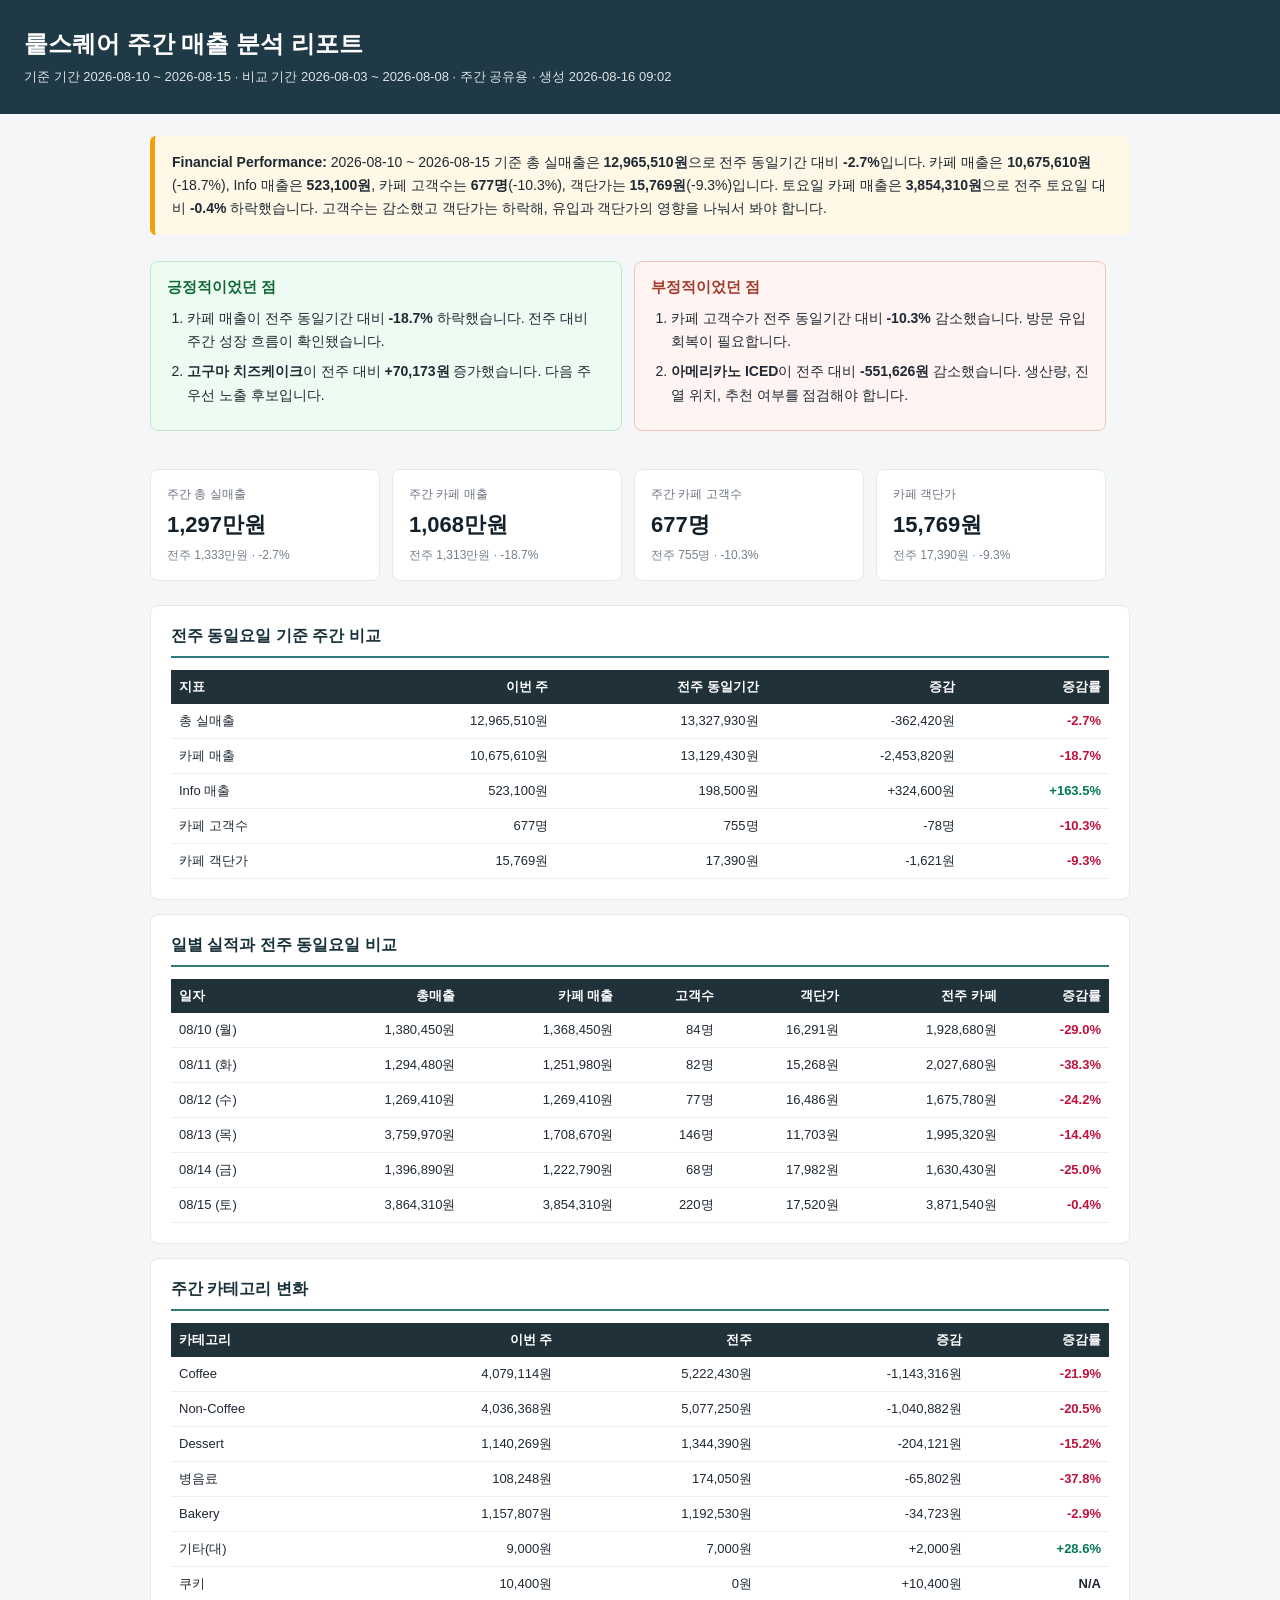
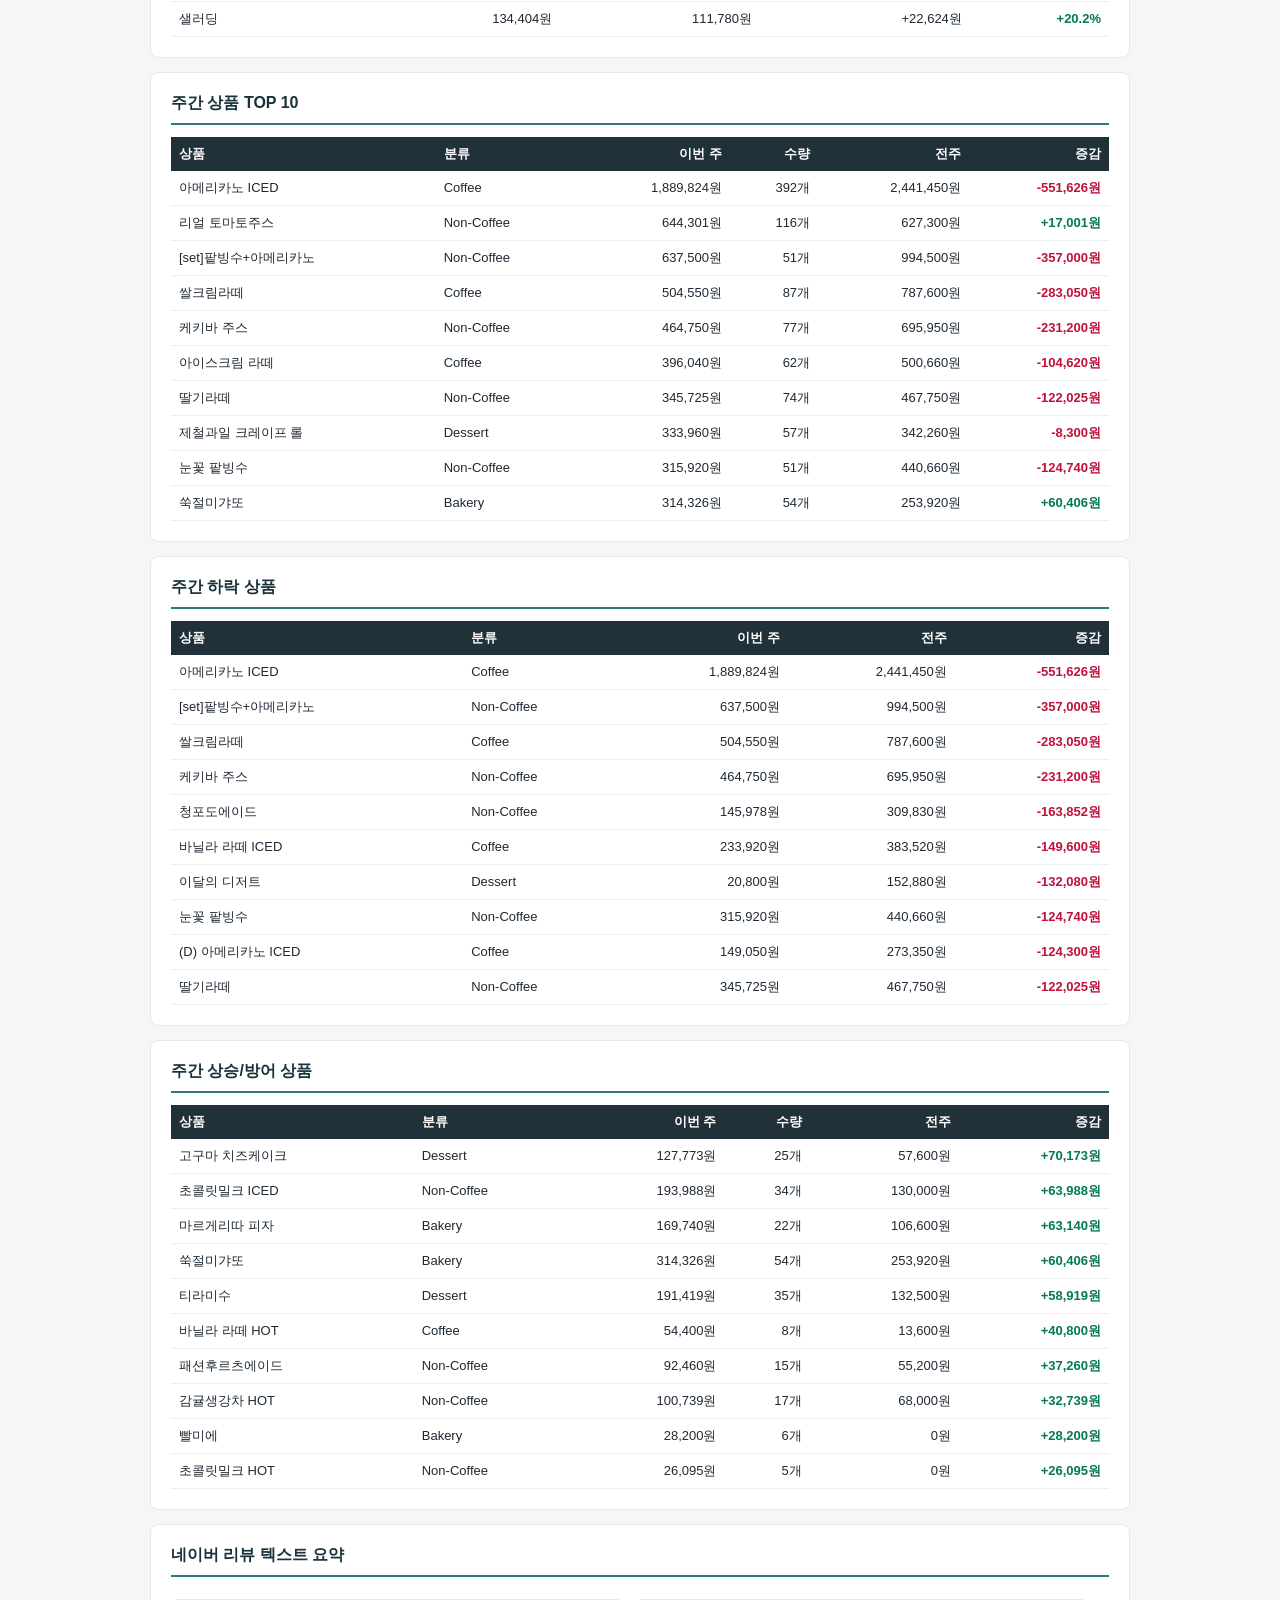
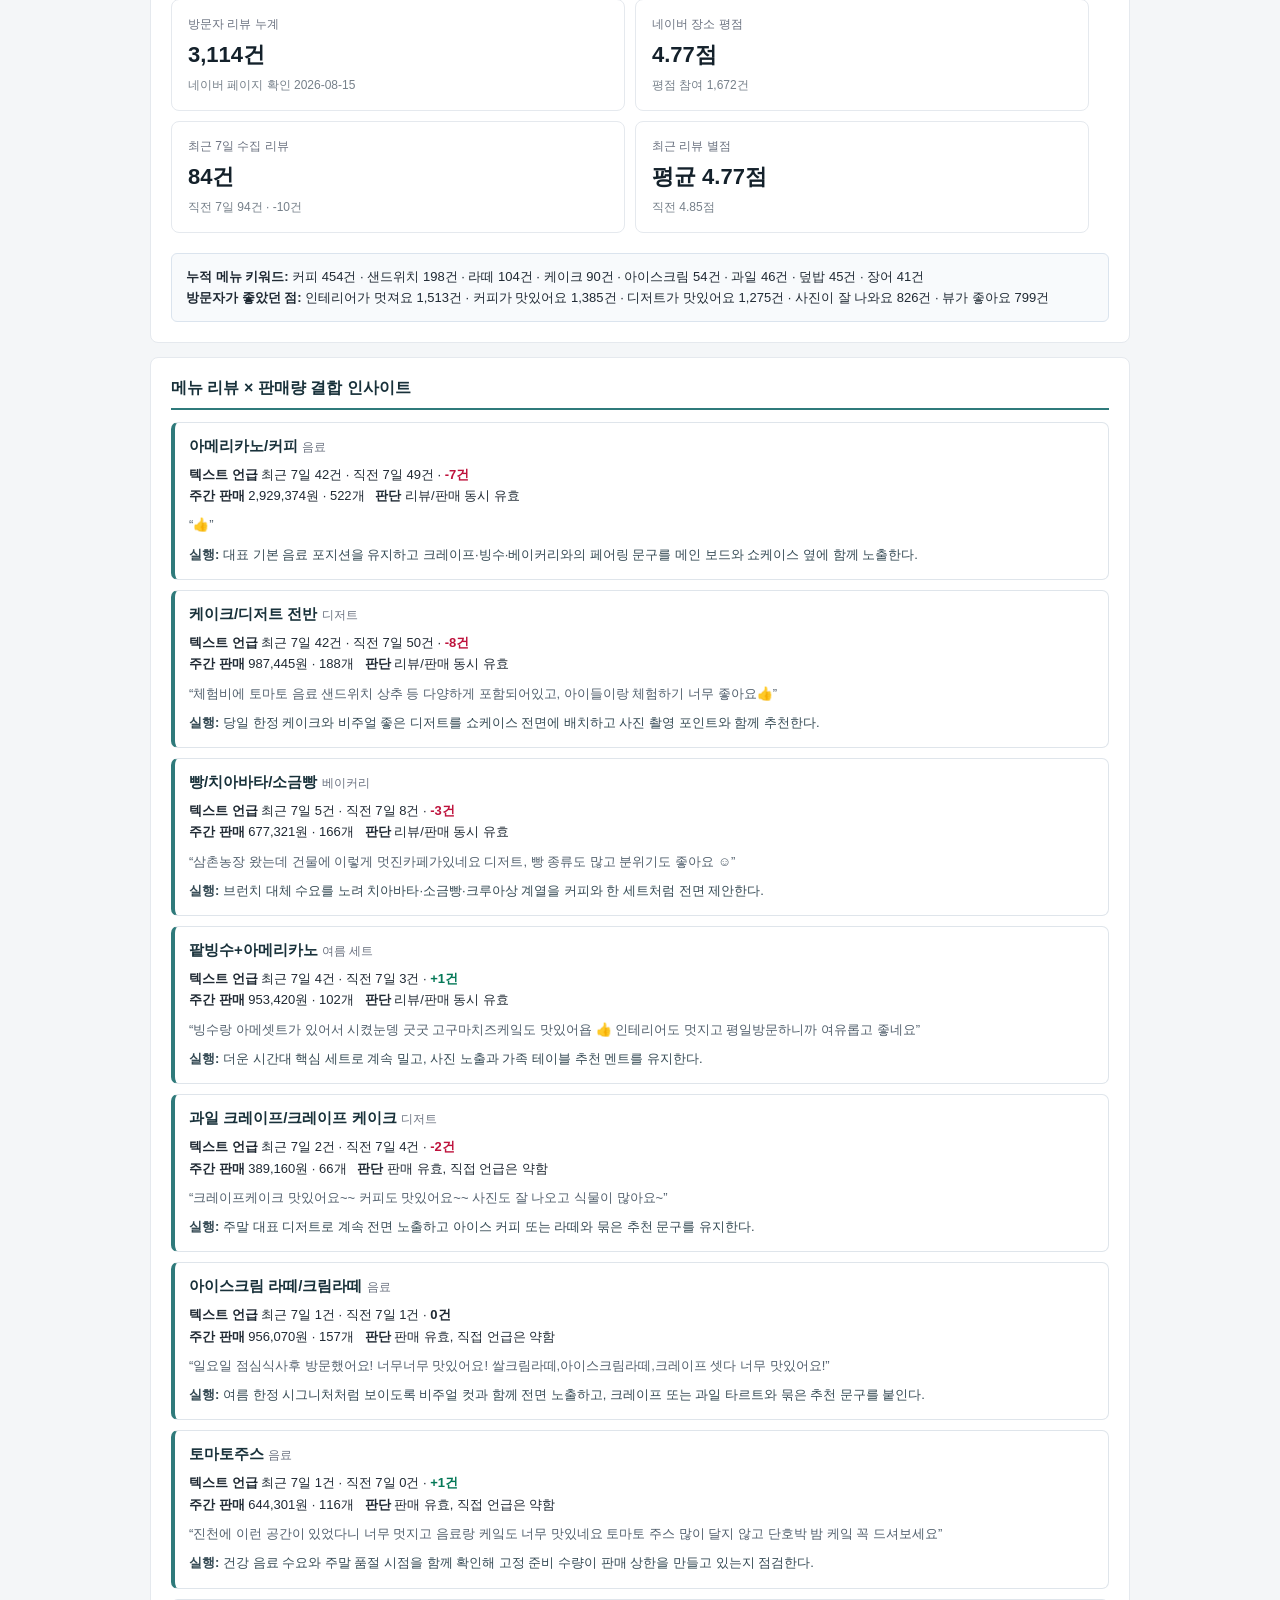
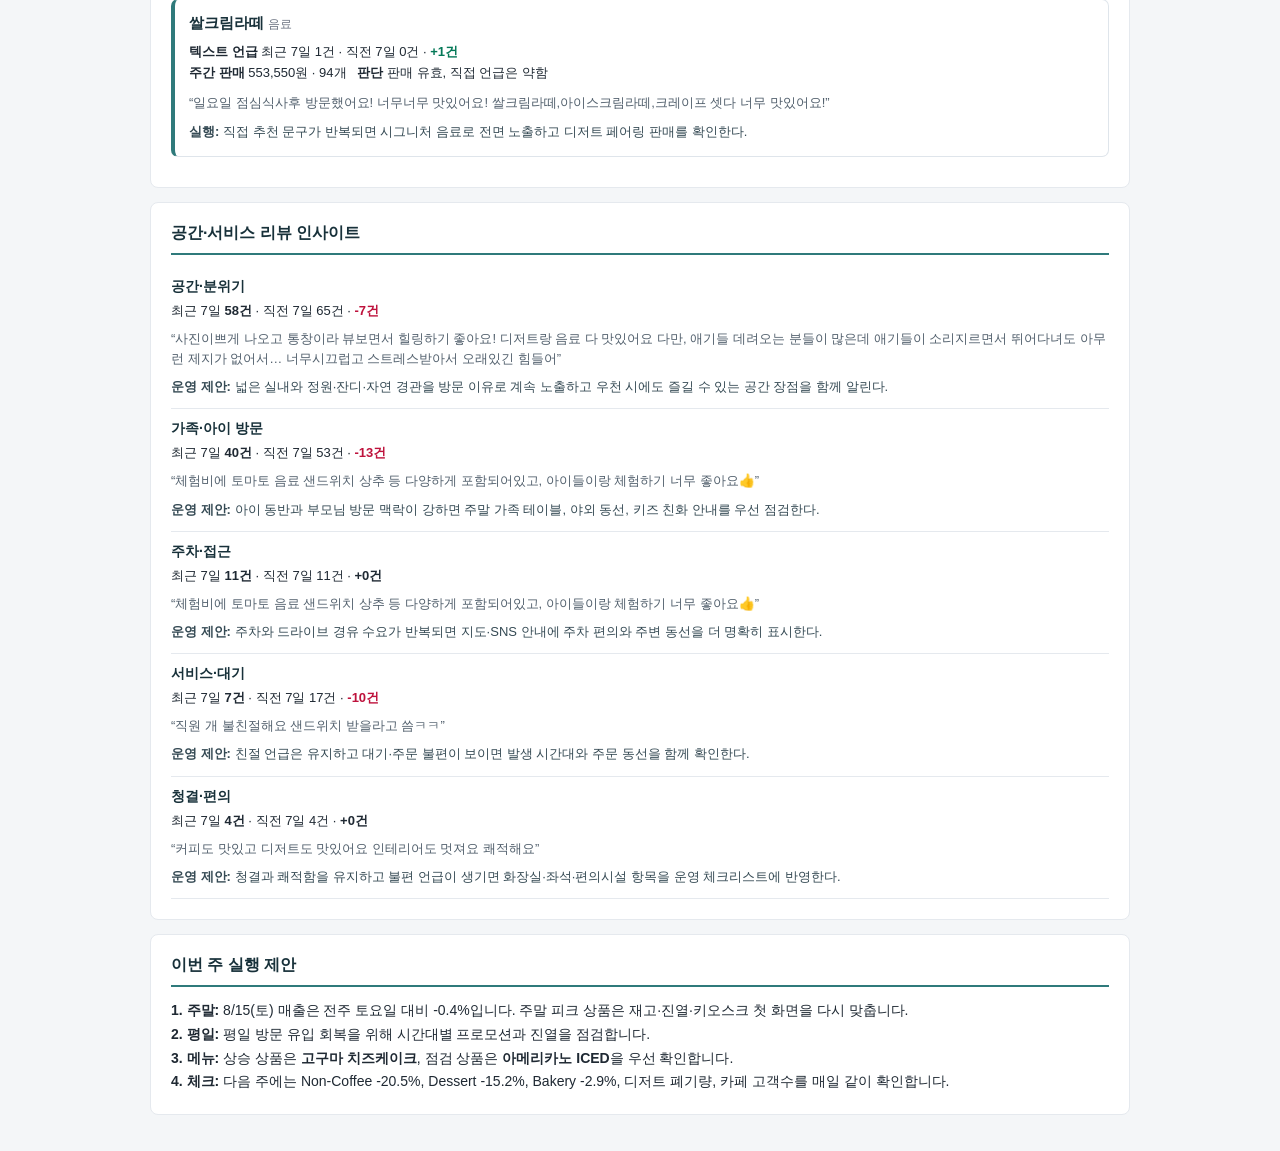
<file: reports/weekly_sales_email_body_20260810_20260815.html>
<!DOCTYPE html>
  <html lang="ko">
  <body style="margin:0;background:#f4f6f8;font-family:Apple SD Gothic Neo,Noto Sans KR,Arial,sans-serif;color:#1f2933;">
    <div style="background:#1f3a46;color:#fff;padding:28px 24px;">
      <h1 style="margin:0 0 8px;font-size:24px;">뤁스퀘어 주간 매출 분석 리포트</h1>
      <div style="font-size:13px;opacity:.85;">기준 기간 2026-08-10 ~ 2026-08-15 · 비교 기간 2026-08-03 ~ 2026-08-08 · 주간 공유용 · 생성 2026-08-16 09:02</div>
    </div>
    <div style="padding:22px;max-width:980px;margin:0 auto;">
      <div style="background:#fff8e6;border-left:5px solid #f59e0b;padding:15px 17px;border-radius:6px;margin-bottom:14px;line-height:1.65;font-size:14px;"><b>Financial Performance:</b> 2026-08-10 ~ 2026-08-15 기준 총 실매출은 <b>12,965,510원</b>으로 전주 동일기간 대비 <b>-2.7%</b>입니다. 카페 매출은 <b>10,675,610원</b>(-18.7%), Info 매출은 <b>523,100원</b>, 카페 고객수는 <b>677명</b>(-10.3%), 객단가는 <b>15,769원</b>(-9.3%)입니다. 토요일 카페 매출은 <b>3,854,310원</b>으로 전주 토요일 대비 <b>-0.4%</b> 하락했습니다. 고객수는 감소했고 객단가는 하락해, 유입과 객단가의 영향을 나눠서 봐야 합니다.</div>
      <table style="width:100%;border-spacing:12px;margin:0 -12px 14px;">
    <tr>
      <td style="background:#eefbf3;border:1px solid #bfe8cc;border-radius:8px;padding:16px;vertical-align:top;width:50%;">
        <div style="font-size:15px;font-weight:800;color:#116a35;margin-bottom:10px;">긍정적이었던 점</div>
        <ol style="margin:0;padding-left:20px;line-height:1.65;font-size:14px;"><li style="margin-bottom:7px;">카페 매출이 전주 동일기간 대비 <b>-18.7%</b> 하락했습니다. 전주 대비 주간 성장 흐름이 확인됐습니다.</li><li style="margin-bottom:7px;"><b>고구마 치즈케이크</b>이 전주 대비 <b>+70,173원</b> 증가했습니다. 다음 주 우선 노출 후보입니다.</li></ol>
      </td>
      <td style="background:#fff4f2;border:1px solid #f2c3bc;border-radius:8px;padding:16px;vertical-align:top;width:50%;">
        <div style="font-size:15px;font-weight:800;color:#a33a2b;margin-bottom:10px;">부정적이었던 점</div>
        <ol style="margin:0;padding-left:20px;line-height:1.65;font-size:14px;"><li style="margin-bottom:7px;">카페 고객수가 전주 동일기간 대비 <b>-10.3%</b> 감소했습니다. 방문 유입 회복이 필요합니다.</li><li style="margin-bottom:7px;"><b>아메리카노 ICED</b>이 전주 대비 <b>-551,626원</b> 감소했습니다. 생산량, 진열 위치, 추천 여부를 점검해야 합니다.</li></ol>
      </td>
    </tr>
  </table>
      <table style="width:100%;border-spacing:12px;margin:0 -12px 12px;">
        <tr>
          <td style="background:#fff;border:1px solid #e5e9ee;border-radius:8px;padding:16px;vertical-align:top;width:25%;">
    <div style="font-size:12px;color:#6b7280;margin-bottom:7px;">주간 총 실매출</div>
    <div style="font-size:22px;font-weight:800;color:#14212b;">1,297만원</div>
    <div style="font-size:12px;color:#76808a;margin-top:7px;">전주 1,333만원 · -2.7%</div>
  </td>
          <td style="background:#fff;border:1px solid #e5e9ee;border-radius:8px;padding:16px;vertical-align:top;width:25%;">
    <div style="font-size:12px;color:#6b7280;margin-bottom:7px;">주간 카페 매출</div>
    <div style="font-size:22px;font-weight:800;color:#14212b;">1,068만원</div>
    <div style="font-size:12px;color:#76808a;margin-top:7px;">전주 1,313만원 · -18.7%</div>
  </td>
          <td style="background:#fff;border:1px solid #e5e9ee;border-radius:8px;padding:16px;vertical-align:top;width:25%;">
    <div style="font-size:12px;color:#6b7280;margin-bottom:7px;">주간 카페 고객수</div>
    <div style="font-size:22px;font-weight:800;color:#14212b;">677명</div>
    <div style="font-size:12px;color:#76808a;margin-top:7px;">전주 755명 · -10.3%</div>
  </td>
          <td style="background:#fff;border:1px solid #e5e9ee;border-radius:8px;padding:16px;vertical-align:top;width:25%;">
    <div style="font-size:12px;color:#6b7280;margin-bottom:7px;">카페 객단가</div>
    <div style="font-size:22px;font-weight:800;color:#14212b;">15,769원</div>
    <div style="font-size:12px;color:#76808a;margin-top:7px;">전주 17,390원 · -9.3%</div>
  </td>
        </tr>
      </table>
      <div style="background:#fff;border:1px solid #e5e9ee;border-radius:8px;padding:20px;margin-bottom:14px;">
    <h2 style="font-size:16px;margin:0 0 12px;padding-bottom:9px;border-bottom:2px solid #2f7a7b;color:#18313a;">전주 동일요일 기준 주간 비교</h2>
    <table style="width:100%;border-collapse:collapse;font-size:13px;">
    <tr style="background:#20313a;color:#fff;"><th align="left" style="padding:8px;">지표</th><th align="right" style="padding:8px;">이번 주</th><th align="right" style="padding:8px;">전주 동일기간</th><th align="right" style="padding:8px;">증감</th><th align="right" style="padding:8px;">증감률</th></tr>
    <tr><td style="padding:8px;border-bottom:1px solid #edf0f3;text-align:left;">총 실매출</td><td style="padding:8px;border-bottom:1px solid #edf0f3;text-align:right;">12,965,510원</td><td style="padding:8px;border-bottom:1px solid #edf0f3;text-align:right;">13,327,930원</td><td style="padding:8px;border-bottom:1px solid #edf0f3;text-align:right;">-362,420원</td><td style="padding:8px;border-bottom:1px solid #edf0f3;text-align:right;color:#be123c;font-weight:700;">-2.7%</td></tr><tr><td style="padding:8px;border-bottom:1px solid #edf0f3;text-align:left;">카페 매출</td><td style="padding:8px;border-bottom:1px solid #edf0f3;text-align:right;">10,675,610원</td><td style="padding:8px;border-bottom:1px solid #edf0f3;text-align:right;">13,129,430원</td><td style="padding:8px;border-bottom:1px solid #edf0f3;text-align:right;">-2,453,820원</td><td style="padding:8px;border-bottom:1px solid #edf0f3;text-align:right;color:#be123c;font-weight:700;">-18.7%</td></tr><tr><td style="padding:8px;border-bottom:1px solid #edf0f3;text-align:left;">Info 매출</td><td style="padding:8px;border-bottom:1px solid #edf0f3;text-align:right;">523,100원</td><td style="padding:8px;border-bottom:1px solid #edf0f3;text-align:right;">198,500원</td><td style="padding:8px;border-bottom:1px solid #edf0f3;text-align:right;">+324,600원</td><td style="padding:8px;border-bottom:1px solid #edf0f3;text-align:right;color:#047857;font-weight:700;">+163.5%</td></tr><tr><td style="padding:8px;border-bottom:1px solid #edf0f3;text-align:left;">카페 고객수</td><td style="padding:8px;border-bottom:1px solid #edf0f3;text-align:right;">677명</td><td style="padding:8px;border-bottom:1px solid #edf0f3;text-align:right;">755명</td><td style="padding:8px;border-bottom:1px solid #edf0f3;text-align:right;">-78명</td><td style="padding:8px;border-bottom:1px solid #edf0f3;text-align:right;color:#be123c;font-weight:700;">-10.3%</td></tr><tr><td style="padding:8px;border-bottom:1px solid #edf0f3;text-align:left;">카페 객단가</td><td style="padding:8px;border-bottom:1px solid #edf0f3;text-align:right;">15,769원</td><td style="padding:8px;border-bottom:1px solid #edf0f3;text-align:right;">17,390원</td><td style="padding:8px;border-bottom:1px solid #edf0f3;text-align:right;">-1,621원</td><td style="padding:8px;border-bottom:1px solid #edf0f3;text-align:right;color:#be123c;font-weight:700;">-9.3%</td></tr>
  </table>
  </div>
      <div style="background:#fff;border:1px solid #e5e9ee;border-radius:8px;padding:20px;margin-bottom:14px;">
    <h2 style="font-size:16px;margin:0 0 12px;padding-bottom:9px;border-bottom:2px solid #2f7a7b;color:#18313a;">일별 실적과 전주 동일요일 비교</h2>
    <table style="width:100%;border-collapse:collapse;font-size:13px;">
    <tr style="background:#20313a;color:#fff;"><th align="left" style="padding:8px;">일자</th><th align="right" style="padding:8px;">총매출</th><th align="right" style="padding:8px;">카페 매출</th><th align="right" style="padding:8px;">고객수</th><th align="right" style="padding:8px;">객단가</th><th align="right" style="padding:8px;">전주 카페</th><th align="right" style="padding:8px;">증감률</th></tr>
    <tr><td style="padding:8px;border-bottom:1px solid #edf0f3;text-align:left;">08/10 (월)</td><td style="padding:8px;border-bottom:1px solid #edf0f3;text-align:right;">1,380,450원</td><td style="padding:8px;border-bottom:1px solid #edf0f3;text-align:right;">1,368,450원</td><td style="padding:8px;border-bottom:1px solid #edf0f3;text-align:right;">84명</td><td style="padding:8px;border-bottom:1px solid #edf0f3;text-align:right;">16,291원</td><td style="padding:8px;border-bottom:1px solid #edf0f3;text-align:right;">1,928,680원</td><td style="padding:8px;border-bottom:1px solid #edf0f3;text-align:right;color:#be123c;font-weight:700;">-29.0%</td></tr><tr><td style="padding:8px;border-bottom:1px solid #edf0f3;text-align:left;">08/11 (화)</td><td style="padding:8px;border-bottom:1px solid #edf0f3;text-align:right;">1,294,480원</td><td style="padding:8px;border-bottom:1px solid #edf0f3;text-align:right;">1,251,980원</td><td style="padding:8px;border-bottom:1px solid #edf0f3;text-align:right;">82명</td><td style="padding:8px;border-bottom:1px solid #edf0f3;text-align:right;">15,268원</td><td style="padding:8px;border-bottom:1px solid #edf0f3;text-align:right;">2,027,680원</td><td style="padding:8px;border-bottom:1px solid #edf0f3;text-align:right;color:#be123c;font-weight:700;">-38.3%</td></tr><tr><td style="padding:8px;border-bottom:1px solid #edf0f3;text-align:left;">08/12 (수)</td><td style="padding:8px;border-bottom:1px solid #edf0f3;text-align:right;">1,269,410원</td><td style="padding:8px;border-bottom:1px solid #edf0f3;text-align:right;">1,269,410원</td><td style="padding:8px;border-bottom:1px solid #edf0f3;text-align:right;">77명</td><td style="padding:8px;border-bottom:1px solid #edf0f3;text-align:right;">16,486원</td><td style="padding:8px;border-bottom:1px solid #edf0f3;text-align:right;">1,675,780원</td><td style="padding:8px;border-bottom:1px solid #edf0f3;text-align:right;color:#be123c;font-weight:700;">-24.2%</td></tr><tr><td style="padding:8px;border-bottom:1px solid #edf0f3;text-align:left;">08/13 (목)</td><td style="padding:8px;border-bottom:1px solid #edf0f3;text-align:right;">3,759,970원</td><td style="padding:8px;border-bottom:1px solid #edf0f3;text-align:right;">1,708,670원</td><td style="padding:8px;border-bottom:1px solid #edf0f3;text-align:right;">146명</td><td style="padding:8px;border-bottom:1px solid #edf0f3;text-align:right;">11,703원</td><td style="padding:8px;border-bottom:1px solid #edf0f3;text-align:right;">1,995,320원</td><td style="padding:8px;border-bottom:1px solid #edf0f3;text-align:right;color:#be123c;font-weight:700;">-14.4%</td></tr><tr><td style="padding:8px;border-bottom:1px solid #edf0f3;text-align:left;">08/14 (금)</td><td style="padding:8px;border-bottom:1px solid #edf0f3;text-align:right;">1,396,890원</td><td style="padding:8px;border-bottom:1px solid #edf0f3;text-align:right;">1,222,790원</td><td style="padding:8px;border-bottom:1px solid #edf0f3;text-align:right;">68명</td><td style="padding:8px;border-bottom:1px solid #edf0f3;text-align:right;">17,982원</td><td style="padding:8px;border-bottom:1px solid #edf0f3;text-align:right;">1,630,430원</td><td style="padding:8px;border-bottom:1px solid #edf0f3;text-align:right;color:#be123c;font-weight:700;">-25.0%</td></tr><tr><td style="padding:8px;border-bottom:1px solid #edf0f3;text-align:left;">08/15 (토)</td><td style="padding:8px;border-bottom:1px solid #edf0f3;text-align:right;">3,864,310원</td><td style="padding:8px;border-bottom:1px solid #edf0f3;text-align:right;">3,854,310원</td><td style="padding:8px;border-bottom:1px solid #edf0f3;text-align:right;">220명</td><td style="padding:8px;border-bottom:1px solid #edf0f3;text-align:right;">17,520원</td><td style="padding:8px;border-bottom:1px solid #edf0f3;text-align:right;">3,871,540원</td><td style="padding:8px;border-bottom:1px solid #edf0f3;text-align:right;color:#be123c;font-weight:700;">-0.4%</td></tr>
  </table>
  </div>
      <div style="background:#fff;border:1px solid #e5e9ee;border-radius:8px;padding:20px;margin-bottom:14px;">
    <h2 style="font-size:16px;margin:0 0 12px;padding-bottom:9px;border-bottom:2px solid #2f7a7b;color:#18313a;">주간 카테고리 변화</h2>
    <table style="width:100%;border-collapse:collapse;font-size:13px;">
    <tr style="background:#20313a;color:#fff;"><th align="left" style="padding:8px;">카테고리</th><th align="right" style="padding:8px;">이번 주</th><th align="right" style="padding:8px;">전주</th><th align="right" style="padding:8px;">증감</th><th align="right" style="padding:8px;">증감률</th></tr>
    <tr><td style="padding:8px;border-bottom:1px solid #edf0f3;text-align:left;">Coffee</td><td style="padding:8px;border-bottom:1px solid #edf0f3;text-align:right;">4,079,114원</td><td style="padding:8px;border-bottom:1px solid #edf0f3;text-align:right;">5,222,430원</td><td style="padding:8px;border-bottom:1px solid #edf0f3;text-align:right;">-1,143,316원</td><td style="padding:8px;border-bottom:1px solid #edf0f3;text-align:right;color:#be123c;font-weight:700;">-21.9%</td></tr><tr><td style="padding:8px;border-bottom:1px solid #edf0f3;text-align:left;">Non-Coffee</td><td style="padding:8px;border-bottom:1px solid #edf0f3;text-align:right;">4,036,368원</td><td style="padding:8px;border-bottom:1px solid #edf0f3;text-align:right;">5,077,250원</td><td style="padding:8px;border-bottom:1px solid #edf0f3;text-align:right;">-1,040,882원</td><td style="padding:8px;border-bottom:1px solid #edf0f3;text-align:right;color:#be123c;font-weight:700;">-20.5%</td></tr><tr><td style="padding:8px;border-bottom:1px solid #edf0f3;text-align:left;">Dessert</td><td style="padding:8px;border-bottom:1px solid #edf0f3;text-align:right;">1,140,269원</td><td style="padding:8px;border-bottom:1px solid #edf0f3;text-align:right;">1,344,390원</td><td style="padding:8px;border-bottom:1px solid #edf0f3;text-align:right;">-204,121원</td><td style="padding:8px;border-bottom:1px solid #edf0f3;text-align:right;color:#be123c;font-weight:700;">-15.2%</td></tr><tr><td style="padding:8px;border-bottom:1px solid #edf0f3;text-align:left;">병음료</td><td style="padding:8px;border-bottom:1px solid #edf0f3;text-align:right;">108,248원</td><td style="padding:8px;border-bottom:1px solid #edf0f3;text-align:right;">174,050원</td><td style="padding:8px;border-bottom:1px solid #edf0f3;text-align:right;">-65,802원</td><td style="padding:8px;border-bottom:1px solid #edf0f3;text-align:right;color:#be123c;font-weight:700;">-37.8%</td></tr><tr><td style="padding:8px;border-bottom:1px solid #edf0f3;text-align:left;">Bakery</td><td style="padding:8px;border-bottom:1px solid #edf0f3;text-align:right;">1,157,807원</td><td style="padding:8px;border-bottom:1px solid #edf0f3;text-align:right;">1,192,530원</td><td style="padding:8px;border-bottom:1px solid #edf0f3;text-align:right;">-34,723원</td><td style="padding:8px;border-bottom:1px solid #edf0f3;text-align:right;color:#be123c;font-weight:700;">-2.9%</td></tr><tr><td style="padding:8px;border-bottom:1px solid #edf0f3;text-align:left;">기타(대)</td><td style="padding:8px;border-bottom:1px solid #edf0f3;text-align:right;">9,000원</td><td style="padding:8px;border-bottom:1px solid #edf0f3;text-align:right;">7,000원</td><td style="padding:8px;border-bottom:1px solid #edf0f3;text-align:right;">+2,000원</td><td style="padding:8px;border-bottom:1px solid #edf0f3;text-align:right;color:#047857;font-weight:700;">+28.6%</td></tr><tr><td style="padding:8px;border-bottom:1px solid #edf0f3;text-align:left;">쿠키</td><td style="padding:8px;border-bottom:1px solid #edf0f3;text-align:right;">10,400원</td><td style="padding:8px;border-bottom:1px solid #edf0f3;text-align:right;">0원</td><td style="padding:8px;border-bottom:1px solid #edf0f3;text-align:right;">+10,400원</td><td style="padding:8px;border-bottom:1px solid #edf0f3;text-align:right;color:#1f2933;font-weight:700;">N/A</td></tr><tr><td style="padding:8px;border-bottom:1px solid #edf0f3;text-align:left;">샐러딩</td><td style="padding:8px;border-bottom:1px solid #edf0f3;text-align:right;">134,404원</td><td style="padding:8px;border-bottom:1px solid #edf0f3;text-align:right;">111,780원</td><td style="padding:8px;border-bottom:1px solid #edf0f3;text-align:right;">+22,624원</td><td style="padding:8px;border-bottom:1px solid #edf0f3;text-align:right;color:#047857;font-weight:700;">+20.2%</td></tr>
  </table>
  </div>
      <div style="background:#fff;border:1px solid #e5e9ee;border-radius:8px;padding:20px;margin-bottom:14px;">
    <h2 style="font-size:16px;margin:0 0 12px;padding-bottom:9px;border-bottom:2px solid #2f7a7b;color:#18313a;">주간 상품 TOP 10</h2>
    <table style="width:100%;border-collapse:collapse;font-size:13px;">
    <tr style="background:#20313a;color:#fff;"><th align="left" style="padding:8px;">상품</th><th align="left" style="padding:8px;">분류</th><th align="right" style="padding:8px;">이번 주</th><th align="right" style="padding:8px;">수량</th><th align="right" style="padding:8px;">전주</th><th align="right" style="padding:8px;">증감</th></tr>
    <tr><td style="padding:8px;border-bottom:1px solid #edf0f3;text-align:left;">아메리카노 ICED</td><td style="padding:8px;border-bottom:1px solid #edf0f3;text-align:left;">Coffee</td><td style="padding:8px;border-bottom:1px solid #edf0f3;text-align:right;">1,889,824원</td><td style="padding:8px;border-bottom:1px solid #edf0f3;text-align:right;">392개</td><td style="padding:8px;border-bottom:1px solid #edf0f3;text-align:right;">2,441,450원</td><td style="padding:8px;border-bottom:1px solid #edf0f3;text-align:right;color:#be123c;font-weight:700;">-551,626원</td></tr><tr><td style="padding:8px;border-bottom:1px solid #edf0f3;text-align:left;">리얼 토마토주스</td><td style="padding:8px;border-bottom:1px solid #edf0f3;text-align:left;">Non-Coffee</td><td style="padding:8px;border-bottom:1px solid #edf0f3;text-align:right;">644,301원</td><td style="padding:8px;border-bottom:1px solid #edf0f3;text-align:right;">116개</td><td style="padding:8px;border-bottom:1px solid #edf0f3;text-align:right;">627,300원</td><td style="padding:8px;border-bottom:1px solid #edf0f3;text-align:right;color:#047857;font-weight:700;">+17,001원</td></tr><tr><td style="padding:8px;border-bottom:1px solid #edf0f3;text-align:left;">[set]팥빙수+아메리카노</td><td style="padding:8px;border-bottom:1px solid #edf0f3;text-align:left;">Non-Coffee</td><td style="padding:8px;border-bottom:1px solid #edf0f3;text-align:right;">637,500원</td><td style="padding:8px;border-bottom:1px solid #edf0f3;text-align:right;">51개</td><td style="padding:8px;border-bottom:1px solid #edf0f3;text-align:right;">994,500원</td><td style="padding:8px;border-bottom:1px solid #edf0f3;text-align:right;color:#be123c;font-weight:700;">-357,000원</td></tr><tr><td style="padding:8px;border-bottom:1px solid #edf0f3;text-align:left;">쌀크림라떼</td><td style="padding:8px;border-bottom:1px solid #edf0f3;text-align:left;">Coffee</td><td style="padding:8px;border-bottom:1px solid #edf0f3;text-align:right;">504,550원</td><td style="padding:8px;border-bottom:1px solid #edf0f3;text-align:right;">87개</td><td style="padding:8px;border-bottom:1px solid #edf0f3;text-align:right;">787,600원</td><td style="padding:8px;border-bottom:1px solid #edf0f3;text-align:right;color:#be123c;font-weight:700;">-283,050원</td></tr><tr><td style="padding:8px;border-bottom:1px solid #edf0f3;text-align:left;">케키바 주스</td><td style="padding:8px;border-bottom:1px solid #edf0f3;text-align:left;">Non-Coffee</td><td style="padding:8px;border-bottom:1px solid #edf0f3;text-align:right;">464,750원</td><td style="padding:8px;border-bottom:1px solid #edf0f3;text-align:right;">77개</td><td style="padding:8px;border-bottom:1px solid #edf0f3;text-align:right;">695,950원</td><td style="padding:8px;border-bottom:1px solid #edf0f3;text-align:right;color:#be123c;font-weight:700;">-231,200원</td></tr><tr><td style="padding:8px;border-bottom:1px solid #edf0f3;text-align:left;">아이스크림 라떼</td><td style="padding:8px;border-bottom:1px solid #edf0f3;text-align:left;">Coffee</td><td style="padding:8px;border-bottom:1px solid #edf0f3;text-align:right;">396,040원</td><td style="padding:8px;border-bottom:1px solid #edf0f3;text-align:right;">62개</td><td style="padding:8px;border-bottom:1px solid #edf0f3;text-align:right;">500,660원</td><td style="padding:8px;border-bottom:1px solid #edf0f3;text-align:right;color:#be123c;font-weight:700;">-104,620원</td></tr><tr><td style="padding:8px;border-bottom:1px solid #edf0f3;text-align:left;">딸기라떼</td><td style="padding:8px;border-bottom:1px solid #edf0f3;text-align:left;">Non-Coffee</td><td style="padding:8px;border-bottom:1px solid #edf0f3;text-align:right;">345,725원</td><td style="padding:8px;border-bottom:1px solid #edf0f3;text-align:right;">74개</td><td style="padding:8px;border-bottom:1px solid #edf0f3;text-align:right;">467,750원</td><td style="padding:8px;border-bottom:1px solid #edf0f3;text-align:right;color:#be123c;font-weight:700;">-122,025원</td></tr><tr><td style="padding:8px;border-bottom:1px solid #edf0f3;text-align:left;">제철과일 크레이프 롤</td><td style="padding:8px;border-bottom:1px solid #edf0f3;text-align:left;">Dessert</td><td style="padding:8px;border-bottom:1px solid #edf0f3;text-align:right;">333,960원</td><td style="padding:8px;border-bottom:1px solid #edf0f3;text-align:right;">57개</td><td style="padding:8px;border-bottom:1px solid #edf0f3;text-align:right;">342,260원</td><td style="padding:8px;border-bottom:1px solid #edf0f3;text-align:right;color:#be123c;font-weight:700;">-8,300원</td></tr><tr><td style="padding:8px;border-bottom:1px solid #edf0f3;text-align:left;">눈꽃 팥빙수</td><td style="padding:8px;border-bottom:1px solid #edf0f3;text-align:left;">Non-Coffee</td><td style="padding:8px;border-bottom:1px solid #edf0f3;text-align:right;">315,920원</td><td style="padding:8px;border-bottom:1px solid #edf0f3;text-align:right;">51개</td><td style="padding:8px;border-bottom:1px solid #edf0f3;text-align:right;">440,660원</td><td style="padding:8px;border-bottom:1px solid #edf0f3;text-align:right;color:#be123c;font-weight:700;">-124,740원</td></tr><tr><td style="padding:8px;border-bottom:1px solid #edf0f3;text-align:left;">쑥절미갸또</td><td style="padding:8px;border-bottom:1px solid #edf0f3;text-align:left;">Bakery</td><td style="padding:8px;border-bottom:1px solid #edf0f3;text-align:right;">314,326원</td><td style="padding:8px;border-bottom:1px solid #edf0f3;text-align:right;">54개</td><td style="padding:8px;border-bottom:1px solid #edf0f3;text-align:right;">253,920원</td><td style="padding:8px;border-bottom:1px solid #edf0f3;text-align:right;color:#047857;font-weight:700;">+60,406원</td></tr>
  </table>
  </div>
      <div style="background:#fff;border:1px solid #e5e9ee;border-radius:8px;padding:20px;margin-bottom:14px;">
    <h2 style="font-size:16px;margin:0 0 12px;padding-bottom:9px;border-bottom:2px solid #2f7a7b;color:#18313a;">주간 하락 상품</h2>
    <table style="width:100%;border-collapse:collapse;font-size:13px;">
    <tr style="background:#20313a;color:#fff;"><th align="left" style="padding:8px;">상품</th><th align="left" style="padding:8px;">분류</th><th align="right" style="padding:8px;">이번 주</th><th align="right" style="padding:8px;">전주</th><th align="right" style="padding:8px;">증감</th></tr>
    <tr><td style="padding:8px;border-bottom:1px solid #edf0f3;text-align:left;">아메리카노 ICED</td><td style="padding:8px;border-bottom:1px solid #edf0f3;text-align:left;">Coffee</td><td style="padding:8px;border-bottom:1px solid #edf0f3;text-align:right;">1,889,824원</td><td style="padding:8px;border-bottom:1px solid #edf0f3;text-align:right;">2,441,450원</td><td style="padding:8px;border-bottom:1px solid #edf0f3;text-align:right;color:#be123c;font-weight:700;">-551,626원</td></tr><tr><td style="padding:8px;border-bottom:1px solid #edf0f3;text-align:left;">[set]팥빙수+아메리카노</td><td style="padding:8px;border-bottom:1px solid #edf0f3;text-align:left;">Non-Coffee</td><td style="padding:8px;border-bottom:1px solid #edf0f3;text-align:right;">637,500원</td><td style="padding:8px;border-bottom:1px solid #edf0f3;text-align:right;">994,500원</td><td style="padding:8px;border-bottom:1px solid #edf0f3;text-align:right;color:#be123c;font-weight:700;">-357,000원</td></tr><tr><td style="padding:8px;border-bottom:1px solid #edf0f3;text-align:left;">쌀크림라떼</td><td style="padding:8px;border-bottom:1px solid #edf0f3;text-align:left;">Coffee</td><td style="padding:8px;border-bottom:1px solid #edf0f3;text-align:right;">504,550원</td><td style="padding:8px;border-bottom:1px solid #edf0f3;text-align:right;">787,600원</td><td style="padding:8px;border-bottom:1px solid #edf0f3;text-align:right;color:#be123c;font-weight:700;">-283,050원</td></tr><tr><td style="padding:8px;border-bottom:1px solid #edf0f3;text-align:left;">케키바 주스</td><td style="padding:8px;border-bottom:1px solid #edf0f3;text-align:left;">Non-Coffee</td><td style="padding:8px;border-bottom:1px solid #edf0f3;text-align:right;">464,750원</td><td style="padding:8px;border-bottom:1px solid #edf0f3;text-align:right;">695,950원</td><td style="padding:8px;border-bottom:1px solid #edf0f3;text-align:right;color:#be123c;font-weight:700;">-231,200원</td></tr><tr><td style="padding:8px;border-bottom:1px solid #edf0f3;text-align:left;">청포도에이드</td><td style="padding:8px;border-bottom:1px solid #edf0f3;text-align:left;">Non-Coffee</td><td style="padding:8px;border-bottom:1px solid #edf0f3;text-align:right;">145,978원</td><td style="padding:8px;border-bottom:1px solid #edf0f3;text-align:right;">309,830원</td><td style="padding:8px;border-bottom:1px solid #edf0f3;text-align:right;color:#be123c;font-weight:700;">-163,852원</td></tr><tr><td style="padding:8px;border-bottom:1px solid #edf0f3;text-align:left;">바닐라 라떼 ICED</td><td style="padding:8px;border-bottom:1px solid #edf0f3;text-align:left;">Coffee</td><td style="padding:8px;border-bottom:1px solid #edf0f3;text-align:right;">233,920원</td><td style="padding:8px;border-bottom:1px solid #edf0f3;text-align:right;">383,520원</td><td style="padding:8px;border-bottom:1px solid #edf0f3;text-align:right;color:#be123c;font-weight:700;">-149,600원</td></tr><tr><td style="padding:8px;border-bottom:1px solid #edf0f3;text-align:left;">이달의 디저트</td><td style="padding:8px;border-bottom:1px solid #edf0f3;text-align:left;">Dessert</td><td style="padding:8px;border-bottom:1px solid #edf0f3;text-align:right;">20,800원</td><td style="padding:8px;border-bottom:1px solid #edf0f3;text-align:right;">152,880원</td><td style="padding:8px;border-bottom:1px solid #edf0f3;text-align:right;color:#be123c;font-weight:700;">-132,080원</td></tr><tr><td style="padding:8px;border-bottom:1px solid #edf0f3;text-align:left;">눈꽃 팥빙수</td><td style="padding:8px;border-bottom:1px solid #edf0f3;text-align:left;">Non-Coffee</td><td style="padding:8px;border-bottom:1px solid #edf0f3;text-align:right;">315,920원</td><td style="padding:8px;border-bottom:1px solid #edf0f3;text-align:right;">440,660원</td><td style="padding:8px;border-bottom:1px solid #edf0f3;text-align:right;color:#be123c;font-weight:700;">-124,740원</td></tr><tr><td style="padding:8px;border-bottom:1px solid #edf0f3;text-align:left;">(D) 아메리카노 ICED</td><td style="padding:8px;border-bottom:1px solid #edf0f3;text-align:left;">Coffee</td><td style="padding:8px;border-bottom:1px solid #edf0f3;text-align:right;">149,050원</td><td style="padding:8px;border-bottom:1px solid #edf0f3;text-align:right;">273,350원</td><td style="padding:8px;border-bottom:1px solid #edf0f3;text-align:right;color:#be123c;font-weight:700;">-124,300원</td></tr><tr><td style="padding:8px;border-bottom:1px solid #edf0f3;text-align:left;">딸기라떼</td><td style="padding:8px;border-bottom:1px solid #edf0f3;text-align:left;">Non-Coffee</td><td style="padding:8px;border-bottom:1px solid #edf0f3;text-align:right;">345,725원</td><td style="padding:8px;border-bottom:1px solid #edf0f3;text-align:right;">467,750원</td><td style="padding:8px;border-bottom:1px solid #edf0f3;text-align:right;color:#be123c;font-weight:700;">-122,025원</td></tr>
  </table>
  </div>
      <div style="background:#fff;border:1px solid #e5e9ee;border-radius:8px;padding:20px;margin-bottom:14px;">
    <h2 style="font-size:16px;margin:0 0 12px;padding-bottom:9px;border-bottom:2px solid #2f7a7b;color:#18313a;">주간 상승/방어 상품</h2>
    <table style="width:100%;border-collapse:collapse;font-size:13px;">
    <tr style="background:#20313a;color:#fff;"><th align="left" style="padding:8px;">상품</th><th align="left" style="padding:8px;">분류</th><th align="right" style="padding:8px;">이번 주</th><th align="right" style="padding:8px;">수량</th><th align="right" style="padding:8px;">전주</th><th align="right" style="padding:8px;">증감</th></tr>
    <tr><td style="padding:8px;border-bottom:1px solid #edf0f3;text-align:left;">고구마 치즈케이크</td><td style="padding:8px;border-bottom:1px solid #edf0f3;text-align:left;">Dessert</td><td style="padding:8px;border-bottom:1px solid #edf0f3;text-align:right;">127,773원</td><td style="padding:8px;border-bottom:1px solid #edf0f3;text-align:right;">25개</td><td style="padding:8px;border-bottom:1px solid #edf0f3;text-align:right;">57,600원</td><td style="padding:8px;border-bottom:1px solid #edf0f3;text-align:right;color:#047857;font-weight:700;">+70,173원</td></tr><tr><td style="padding:8px;border-bottom:1px solid #edf0f3;text-align:left;">초콜릿밀크 ICED</td><td style="padding:8px;border-bottom:1px solid #edf0f3;text-align:left;">Non-Coffee</td><td style="padding:8px;border-bottom:1px solid #edf0f3;text-align:right;">193,988원</td><td style="padding:8px;border-bottom:1px solid #edf0f3;text-align:right;">34개</td><td style="padding:8px;border-bottom:1px solid #edf0f3;text-align:right;">130,000원</td><td style="padding:8px;border-bottom:1px solid #edf0f3;text-align:right;color:#047857;font-weight:700;">+63,988원</td></tr><tr><td style="padding:8px;border-bottom:1px solid #edf0f3;text-align:left;">마르게리따 피자</td><td style="padding:8px;border-bottom:1px solid #edf0f3;text-align:left;">Bakery</td><td style="padding:8px;border-bottom:1px solid #edf0f3;text-align:right;">169,740원</td><td style="padding:8px;border-bottom:1px solid #edf0f3;text-align:right;">22개</td><td style="padding:8px;border-bottom:1px solid #edf0f3;text-align:right;">106,600원</td><td style="padding:8px;border-bottom:1px solid #edf0f3;text-align:right;color:#047857;font-weight:700;">+63,140원</td></tr><tr><td style="padding:8px;border-bottom:1px solid #edf0f3;text-align:left;">쑥절미갸또</td><td style="padding:8px;border-bottom:1px solid #edf0f3;text-align:left;">Bakery</td><td style="padding:8px;border-bottom:1px solid #edf0f3;text-align:right;">314,326원</td><td style="padding:8px;border-bottom:1px solid #edf0f3;text-align:right;">54개</td><td style="padding:8px;border-bottom:1px solid #edf0f3;text-align:right;">253,920원</td><td style="padding:8px;border-bottom:1px solid #edf0f3;text-align:right;color:#047857;font-weight:700;">+60,406원</td></tr><tr><td style="padding:8px;border-bottom:1px solid #edf0f3;text-align:left;">티라미수</td><td style="padding:8px;border-bottom:1px solid #edf0f3;text-align:left;">Dessert</td><td style="padding:8px;border-bottom:1px solid #edf0f3;text-align:right;">191,419원</td><td style="padding:8px;border-bottom:1px solid #edf0f3;text-align:right;">35개</td><td style="padding:8px;border-bottom:1px solid #edf0f3;text-align:right;">132,500원</td><td style="padding:8px;border-bottom:1px solid #edf0f3;text-align:right;color:#047857;font-weight:700;">+58,919원</td></tr><tr><td style="padding:8px;border-bottom:1px solid #edf0f3;text-align:left;">바닐라 라떼 HOT</td><td style="padding:8px;border-bottom:1px solid #edf0f3;text-align:left;">Coffee</td><td style="padding:8px;border-bottom:1px solid #edf0f3;text-align:right;">54,400원</td><td style="padding:8px;border-bottom:1px solid #edf0f3;text-align:right;">8개</td><td style="padding:8px;border-bottom:1px solid #edf0f3;text-align:right;">13,600원</td><td style="padding:8px;border-bottom:1px solid #edf0f3;text-align:right;color:#047857;font-weight:700;">+40,800원</td></tr><tr><td style="padding:8px;border-bottom:1px solid #edf0f3;text-align:left;">패션후르츠에이드</td><td style="padding:8px;border-bottom:1px solid #edf0f3;text-align:left;">Non-Coffee</td><td style="padding:8px;border-bottom:1px solid #edf0f3;text-align:right;">92,460원</td><td style="padding:8px;border-bottom:1px solid #edf0f3;text-align:right;">15개</td><td style="padding:8px;border-bottom:1px solid #edf0f3;text-align:right;">55,200원</td><td style="padding:8px;border-bottom:1px solid #edf0f3;text-align:right;color:#047857;font-weight:700;">+37,260원</td></tr><tr><td style="padding:8px;border-bottom:1px solid #edf0f3;text-align:left;">감귤생강차 HOT</td><td style="padding:8px;border-bottom:1px solid #edf0f3;text-align:left;">Non-Coffee</td><td style="padding:8px;border-bottom:1px solid #edf0f3;text-align:right;">100,739원</td><td style="padding:8px;border-bottom:1px solid #edf0f3;text-align:right;">17개</td><td style="padding:8px;border-bottom:1px solid #edf0f3;text-align:right;">68,000원</td><td style="padding:8px;border-bottom:1px solid #edf0f3;text-align:right;color:#047857;font-weight:700;">+32,739원</td></tr><tr><td style="padding:8px;border-bottom:1px solid #edf0f3;text-align:left;">빨미에</td><td style="padding:8px;border-bottom:1px solid #edf0f3;text-align:left;">Bakery</td><td style="padding:8px;border-bottom:1px solid #edf0f3;text-align:right;">28,200원</td><td style="padding:8px;border-bottom:1px solid #edf0f3;text-align:right;">6개</td><td style="padding:8px;border-bottom:1px solid #edf0f3;text-align:right;">0원</td><td style="padding:8px;border-bottom:1px solid #edf0f3;text-align:right;color:#047857;font-weight:700;">+28,200원</td></tr><tr><td style="padding:8px;border-bottom:1px solid #edf0f3;text-align:left;">초콜릿밀크 HOT</td><td style="padding:8px;border-bottom:1px solid #edf0f3;text-align:left;">Non-Coffee</td><td style="padding:8px;border-bottom:1px solid #edf0f3;text-align:right;">26,095원</td><td style="padding:8px;border-bottom:1px solid #edf0f3;text-align:right;">5개</td><td style="padding:8px;border-bottom:1px solid #edf0f3;text-align:right;">0원</td><td style="padding:8px;border-bottom:1px solid #edf0f3;text-align:right;color:#047857;font-weight:700;">+26,095원</td></tr>
  </table>
  </div>
      <div style="background:#fff;border:1px solid #e5e9ee;border-radius:8px;padding:20px;margin-bottom:14px;">
    <h2 style="font-size:16px;margin:0 0 12px;padding-bottom:9px;border-bottom:2px solid #2f7a7b;color:#18313a;">네이버 리뷰 텍스트 요약</h2>
    <table style="width:100%;border-spacing:10px;margin:0 -10px 10px;"><tr>
      <td style="background:#fff;border:1px solid #e5e9ee;border-radius:8px;padding:16px;vertical-align:top;width:25%;">
    <div style="font-size:12px;color:#6b7280;margin-bottom:7px;">방문자 리뷰 누계</div>
    <div style="font-size:22px;font-weight:800;color:#14212b;">3,114건</div>
    <div style="font-size:12px;color:#76808a;margin-top:7px;">네이버 페이지 확인 2026-08-15</div>
  </td>
      <td style="background:#fff;border:1px solid #e5e9ee;border-radius:8px;padding:16px;vertical-align:top;width:25%;">
    <div style="font-size:12px;color:#6b7280;margin-bottom:7px;">네이버 장소 평점</div>
    <div style="font-size:22px;font-weight:800;color:#14212b;">4.77점</div>
    <div style="font-size:12px;color:#76808a;margin-top:7px;">평점 참여 1,672건</div>
  </td>
    </tr><tr>
      <td style="background:#fff;border:1px solid #e5e9ee;border-radius:8px;padding:16px;vertical-align:top;width:25%;">
    <div style="font-size:12px;color:#6b7280;margin-bottom:7px;">최근 7일 수집 리뷰</div>
    <div style="font-size:22px;font-weight:800;color:#14212b;">84건</div>
    <div style="font-size:12px;color:#76808a;margin-top:7px;">직전 7일 94건 · -10건</div>
  </td>
      <td style="background:#fff;border:1px solid #e5e9ee;border-radius:8px;padding:16px;vertical-align:top;width:25%;">
    <div style="font-size:12px;color:#6b7280;margin-bottom:7px;">최근 리뷰 별점</div>
    <div style="font-size:22px;font-weight:800;color:#14212b;">평균 4.77점</div>
    <div style="font-size:12px;color:#76808a;margin-top:7px;">직전 4.85점</div>
  </td>
    </tr></table>
    <div style="background:#f8fafc;border:1px solid #dbe4ee;border-radius:6px;padding:12px 14px;line-height:1.65;font-size:13px;">
      <b>누적 메뉴 키워드:</b> 커피 454건 · 샌드위치 198건 · 라떼 104건 · 케이크 90건 · 아이스크림 54건 · 과일 46건 · 덮밥 45건 · 장어 41건<br>
      <b>방문자가 좋았던 점:</b> 인테리어가 멋져요 1,513건 · 커피가 맛있어요 1,385건 · 디저트가 맛있어요 1,275건 · 사진이 잘 나와요 826건 · 뷰가 좋아요 799건
    </div>
  </div>
      <div style="background:#fff;border:1px solid #e5e9ee;border-radius:8px;padding:20px;margin-bottom:14px;">
    <h2 style="font-size:16px;margin:0 0 12px;padding-bottom:9px;border-bottom:2px solid #2f7a7b;color:#18313a;">메뉴 리뷰 × 판매량 결합 인사이트</h2>
    <div style="border:1px solid #dfe5eb;border-left:4px solid #2f7a7b;border-radius:7px;padding:14px;margin-bottom:10px;">
          <div style="font-size:15px;font-weight:800;color:#18313a;">아메리카노/커피 <span style="font-size:12px;font-weight:500;color:#6b7280;">음료</span></div>
          <div style="margin-top:8px;line-height:1.65;font-size:13px;">
            <b>텍스트 언급</b> 최근 7일 42건 · 직전 7일 49건 · <span style="color:#be123c;font-weight:700;">-7건</span><br>
            <b>주간 판매</b> 2,929,374원 · 522개 &nbsp; <b>판단</b> 리뷰/판매 동시 유효
          </div>
          <div style="margin-top:9px;color:#52606d;line-height:1.55;font-size:13px;">“👍”</div>
          <div style="margin-top:9px;color:#354a54;line-height:1.55;font-size:13px;"><b>실행:</b> 대표 기본 음료 포지션을 유지하고 크레이프·빙수·베이커리와의 페어링 문구를 메인 보드와 쇼케이스 옆에 함께 노출한다.</div>
        </div><div style="border:1px solid #dfe5eb;border-left:4px solid #2f7a7b;border-radius:7px;padding:14px;margin-bottom:10px;">
          <div style="font-size:15px;font-weight:800;color:#18313a;">케이크/디저트 전반 <span style="font-size:12px;font-weight:500;color:#6b7280;">디저트</span></div>
          <div style="margin-top:8px;line-height:1.65;font-size:13px;">
            <b>텍스트 언급</b> 최근 7일 42건 · 직전 7일 50건 · <span style="color:#be123c;font-weight:700;">-8건</span><br>
            <b>주간 판매</b> 987,445원 · 188개 &nbsp; <b>판단</b> 리뷰/판매 동시 유효
          </div>
          <div style="margin-top:9px;color:#52606d;line-height:1.55;font-size:13px;">“체험비에 토마토 음료 샌드위치 상추 등 다양하게 포함되어있고, 아이들이랑 체험하기 너무 좋아요👍”</div>
          <div style="margin-top:9px;color:#354a54;line-height:1.55;font-size:13px;"><b>실행:</b> 당일 한정 케이크와 비주얼 좋은 디저트를 쇼케이스 전면에 배치하고 사진 촬영 포인트와 함께 추천한다.</div>
        </div><div style="border:1px solid #dfe5eb;border-left:4px solid #2f7a7b;border-radius:7px;padding:14px;margin-bottom:10px;">
          <div style="font-size:15px;font-weight:800;color:#18313a;">빵/치아바타/소금빵 <span style="font-size:12px;font-weight:500;color:#6b7280;">베이커리</span></div>
          <div style="margin-top:8px;line-height:1.65;font-size:13px;">
            <b>텍스트 언급</b> 최근 7일 5건 · 직전 7일 8건 · <span style="color:#be123c;font-weight:700;">-3건</span><br>
            <b>주간 판매</b> 677,321원 · 166개 &nbsp; <b>판단</b> 리뷰/판매 동시 유효
          </div>
          <div style="margin-top:9px;color:#52606d;line-height:1.55;font-size:13px;">“삼촌농장 왔는데 건물에 이렇게 멋진카페가있네요
디저트, 빵 종류도 많고 분위기도 좋아요 ☺️”</div>
          <div style="margin-top:9px;color:#354a54;line-height:1.55;font-size:13px;"><b>실행:</b> 브런치 대체 수요를 노려 치아바타·소금빵·크루아상 계열을 커피와 한 세트처럼 전면 제안한다.</div>
        </div><div style="border:1px solid #dfe5eb;border-left:4px solid #2f7a7b;border-radius:7px;padding:14px;margin-bottom:10px;">
          <div style="font-size:15px;font-weight:800;color:#18313a;">팥빙수+아메리카노 <span style="font-size:12px;font-weight:500;color:#6b7280;">여름 세트</span></div>
          <div style="margin-top:8px;line-height:1.65;font-size:13px;">
            <b>텍스트 언급</b> 최근 7일 4건 · 직전 7일 3건 · <span style="color:#047857;font-weight:700;">+1건</span><br>
            <b>주간 판매</b> 953,420원 · 102개 &nbsp; <b>판단</b> 리뷰/판매 동시 유효
          </div>
          <div style="margin-top:9px;color:#52606d;line-height:1.55;font-size:13px;">“빙수랑 아메셋트가 있어서 시켰눈뎅 굿굿
고구마치즈케잌도 맛있어욥 👍
인테리어도 멋지고 평일방문하니까 여유롭고 좋네요”</div>
          <div style="margin-top:9px;color:#354a54;line-height:1.55;font-size:13px;"><b>실행:</b> 더운 시간대 핵심 세트로 계속 밀고, 사진 노출과 가족 테이블 추천 멘트를 유지한다.</div>
        </div><div style="border:1px solid #dfe5eb;border-left:4px solid #2f7a7b;border-radius:7px;padding:14px;margin-bottom:10px;">
          <div style="font-size:15px;font-weight:800;color:#18313a;">과일 크레이프/크레이프 케이크 <span style="font-size:12px;font-weight:500;color:#6b7280;">디저트</span></div>
          <div style="margin-top:8px;line-height:1.65;font-size:13px;">
            <b>텍스트 언급</b> 최근 7일 2건 · 직전 7일 4건 · <span style="color:#be123c;font-weight:700;">-2건</span><br>
            <b>주간 판매</b> 389,160원 · 66개 &nbsp; <b>판단</b> 판매 유효, 직접 언급은 약함
          </div>
          <div style="margin-top:9px;color:#52606d;line-height:1.55;font-size:13px;">“크레이프케이크 맛있어요~~
커피도 맛있어요~~
사진도 잘 나오고 식물이 많아요~”</div>
          <div style="margin-top:9px;color:#354a54;line-height:1.55;font-size:13px;"><b>실행:</b> 주말 대표 디저트로 계속 전면 노출하고 아이스 커피 또는 라떼와 묶은 추천 문구를 유지한다.</div>
        </div><div style="border:1px solid #dfe5eb;border-left:4px solid #2f7a7b;border-radius:7px;padding:14px;margin-bottom:10px;">
          <div style="font-size:15px;font-weight:800;color:#18313a;">아이스크림 라떼/크림라떼 <span style="font-size:12px;font-weight:500;color:#6b7280;">음료</span></div>
          <div style="margin-top:8px;line-height:1.65;font-size:13px;">
            <b>텍스트 언급</b> 최근 7일 1건 · 직전 7일 1건 · <span style="color:#1f2933;font-weight:700;">0건</span><br>
            <b>주간 판매</b> 956,070원 · 157개 &nbsp; <b>판단</b> 판매 유효, 직접 언급은 약함
          </div>
          <div style="margin-top:9px;color:#52606d;line-height:1.55;font-size:13px;">“일요일 점심식사후 방문했어요!
너무너무 맛있어요!
쌀크림라떼,아이스크림라떼,크레이프
셋다 너무 맛있어요!”</div>
          <div style="margin-top:9px;color:#354a54;line-height:1.55;font-size:13px;"><b>실행:</b> 여름 한정 시그니처처럼 보이도록 비주얼 컷과 함께 전면 노출하고, 크레이프 또는 과일 타르트와 묶은 추천 문구를 붙인다.</div>
        </div><div style="border:1px solid #dfe5eb;border-left:4px solid #2f7a7b;border-radius:7px;padding:14px;margin-bottom:10px;">
          <div style="font-size:15px;font-weight:800;color:#18313a;">토마토주스 <span style="font-size:12px;font-weight:500;color:#6b7280;">음료</span></div>
          <div style="margin-top:8px;line-height:1.65;font-size:13px;">
            <b>텍스트 언급</b> 최근 7일 1건 · 직전 7일 0건 · <span style="color:#047857;font-weight:700;">+1건</span><br>
            <b>주간 판매</b> 644,301원 · 116개 &nbsp; <b>판단</b> 판매 유효, 직접 언급은 약함
          </div>
          <div style="margin-top:9px;color:#52606d;line-height:1.55;font-size:13px;">“진천에 이런 공간이 있었다니 너무 멋지고 음료랑 케잌도 너무 맛있네요 토마토 주스 많이 달지 않고 단호박 밤 케잌 꼭 드셔보세요”</div>
          <div style="margin-top:9px;color:#354a54;line-height:1.55;font-size:13px;"><b>실행:</b> 건강 음료 수요와 주말 품절 시점을 함께 확인해 고정 준비 수량이 판매 상한을 만들고 있는지 점검한다.</div>
        </div><div style="border:1px solid #dfe5eb;border-left:4px solid #2f7a7b;border-radius:7px;padding:14px;margin-bottom:10px;">
          <div style="font-size:15px;font-weight:800;color:#18313a;">쌀크림라떼 <span style="font-size:12px;font-weight:500;color:#6b7280;">음료</span></div>
          <div style="margin-top:8px;line-height:1.65;font-size:13px;">
            <b>텍스트 언급</b> 최근 7일 1건 · 직전 7일 0건 · <span style="color:#047857;font-weight:700;">+1건</span><br>
            <b>주간 판매</b> 553,550원 · 94개 &nbsp; <b>판단</b> 판매 유효, 직접 언급은 약함
          </div>
          <div style="margin-top:9px;color:#52606d;line-height:1.55;font-size:13px;">“일요일 점심식사후 방문했어요!
너무너무 맛있어요!
쌀크림라떼,아이스크림라떼,크레이프
셋다 너무 맛있어요!”</div>
          <div style="margin-top:9px;color:#354a54;line-height:1.55;font-size:13px;"><b>실행:</b> 직접 추천 문구가 반복되면 시그니처 음료로 전면 노출하고 디저트 페어링 판매를 확인한다.</div>
        </div>
  </div>
      <div style="background:#fff;border:1px solid #e5e9ee;border-radius:8px;padding:20px;margin-bottom:14px;">
    <h2 style="font-size:16px;margin:0 0 12px;padding-bottom:9px;border-bottom:2px solid #2f7a7b;color:#18313a;">공간·서비스 리뷰 인사이트</h2>
    <div style="border-bottom:1px solid #e5e9ee;padding:11px 0;">
          <div style="font-size:14px;font-weight:800;color:#18313a;">공간·분위기</div>
          <div style="margin-top:5px;font-size:13px;line-height:1.55;">최근 7일 <b>58건</b> · 직전 7일 65건 · <span style="color:#be123c;font-weight:700;">-7건</span></div>
          <div style="margin-top:8px;color:#52606d;font-size:13px;line-height:1.55;">“사진이쁘게 나오고 통창이라 뷰보면서 힐링하기 좋아요!
디저트랑 음료 다 맛있어요
다만, 애기들 데려오는 분들이 많은데 애기들이 소리지르면서 뛰어다녀도 아무런 제지가 없어서… 너무시끄럽고 스트레스받아서 오래있긴 힘들어”</div>
          <div style="margin-top:8px;color:#354a54;font-size:13px;line-height:1.55;"><b>운영 제안:</b> 넓은 실내와 정원·잔디·자연 경관을 방문 이유로 계속 노출하고 우천 시에도 즐길 수 있는 공간 장점을 함께 알린다.</div>
        </div><div style="border-bottom:1px solid #e5e9ee;padding:11px 0;">
          <div style="font-size:14px;font-weight:800;color:#18313a;">가족·아이 방문</div>
          <div style="margin-top:5px;font-size:13px;line-height:1.55;">최근 7일 <b>40건</b> · 직전 7일 53건 · <span style="color:#be123c;font-weight:700;">-13건</span></div>
          <div style="margin-top:8px;color:#52606d;font-size:13px;line-height:1.55;">“체험비에 토마토 음료 샌드위치 상추 등 다양하게 포함되어있고, 아이들이랑 체험하기 너무 좋아요👍”</div>
          <div style="margin-top:8px;color:#354a54;font-size:13px;line-height:1.55;"><b>운영 제안:</b> 아이 동반과 부모님 방문 맥락이 강하면 주말 가족 테이블, 야외 동선, 키즈 친화 안내를 우선 점검한다.</div>
        </div><div style="border-bottom:1px solid #e5e9ee;padding:11px 0;">
          <div style="font-size:14px;font-weight:800;color:#18313a;">주차·접근</div>
          <div style="margin-top:5px;font-size:13px;line-height:1.55;">최근 7일 <b>11건</b> · 직전 7일 11건 · <span style="color:#1f2933;font-weight:700;">+0건</span></div>
          <div style="margin-top:8px;color:#52606d;font-size:13px;line-height:1.55;">“체험비에 토마토 음료 샌드위치 상추 등 다양하게 포함되어있고, 아이들이랑 체험하기 너무 좋아요👍”</div>
          <div style="margin-top:8px;color:#354a54;font-size:13px;line-height:1.55;"><b>운영 제안:</b> 주차와 드라이브 경유 수요가 반복되면 지도·SNS 안내에 주차 편의와 주변 동선을 더 명확히 표시한다.</div>
        </div><div style="border-bottom:1px solid #e5e9ee;padding:11px 0;">
          <div style="font-size:14px;font-weight:800;color:#18313a;">서비스·대기</div>
          <div style="margin-top:5px;font-size:13px;line-height:1.55;">최근 7일 <b>7건</b> · 직전 7일 17건 · <span style="color:#be123c;font-weight:700;">-10건</span></div>
          <div style="margin-top:8px;color:#52606d;font-size:13px;line-height:1.55;">“직원 개 불친절해요 샌드위치 받을라고 씀ㅋㅋ”</div>
          <div style="margin-top:8px;color:#354a54;font-size:13px;line-height:1.55;"><b>운영 제안:</b> 친절 언급은 유지하고 대기·주문 불편이 보이면 발생 시간대와 주문 동선을 함께 확인한다.</div>
        </div><div style="border-bottom:1px solid #e5e9ee;padding:11px 0;">
          <div style="font-size:14px;font-weight:800;color:#18313a;">청결·편의</div>
          <div style="margin-top:5px;font-size:13px;line-height:1.55;">최근 7일 <b>4건</b> · 직전 7일 4건 · <span style="color:#1f2933;font-weight:700;">+0건</span></div>
          <div style="margin-top:8px;color:#52606d;font-size:13px;line-height:1.55;">“커피도 맛있고 디저트도 맛있어요
인테리어도 멋져요
쾌적해요”</div>
          <div style="margin-top:8px;color:#354a54;font-size:13px;line-height:1.55;"><b>운영 제안:</b> 청결과 쾌적함을 유지하고 불편 언급이 생기면 화장실·좌석·편의시설 항목을 운영 체크리스트에 반영한다.</div>
        </div>
  </div>
      <div style="background:#fff;border:1px solid #e5e9ee;border-radius:8px;padding:20px;margin-bottom:14px;">
    <h2 style="font-size:16px;margin:0 0 12px;padding-bottom:9px;border-bottom:2px solid #2f7a7b;color:#18313a;">이번 주 실행 제안</h2>
    
        <div style="line-height:1.7;font-size:14px;">
          <b>1. 주말:</b> 8/15(토) 매출은 전주 토요일 대비 -0.4%입니다. 주말 피크 상품은 재고·진열·키오스크 첫 화면을 다시 맞춥니다.<br>
          <b>2. 평일:</b> 평일 방문 유입 회복을 위해 시간대별 프로모션과 진열을 점검합니다.<br>
          <b>3. 메뉴:</b> 상승 상품은 <b>고구마 치즈케이크</b>, 점검 상품은 <b>아메리카노 ICED</b>을 우선 확인합니다.<br>
          <b>4. 체크:</b> 다음 주에는 Non-Coffee -20.5%, Dessert -15.2%, Bakery -2.9%, 디저트 폐기량, 카페 고객수를 매일 같이 확인합니다.
        </div>
    
  </div>
    </div>
  </body>
  </html>
</file>
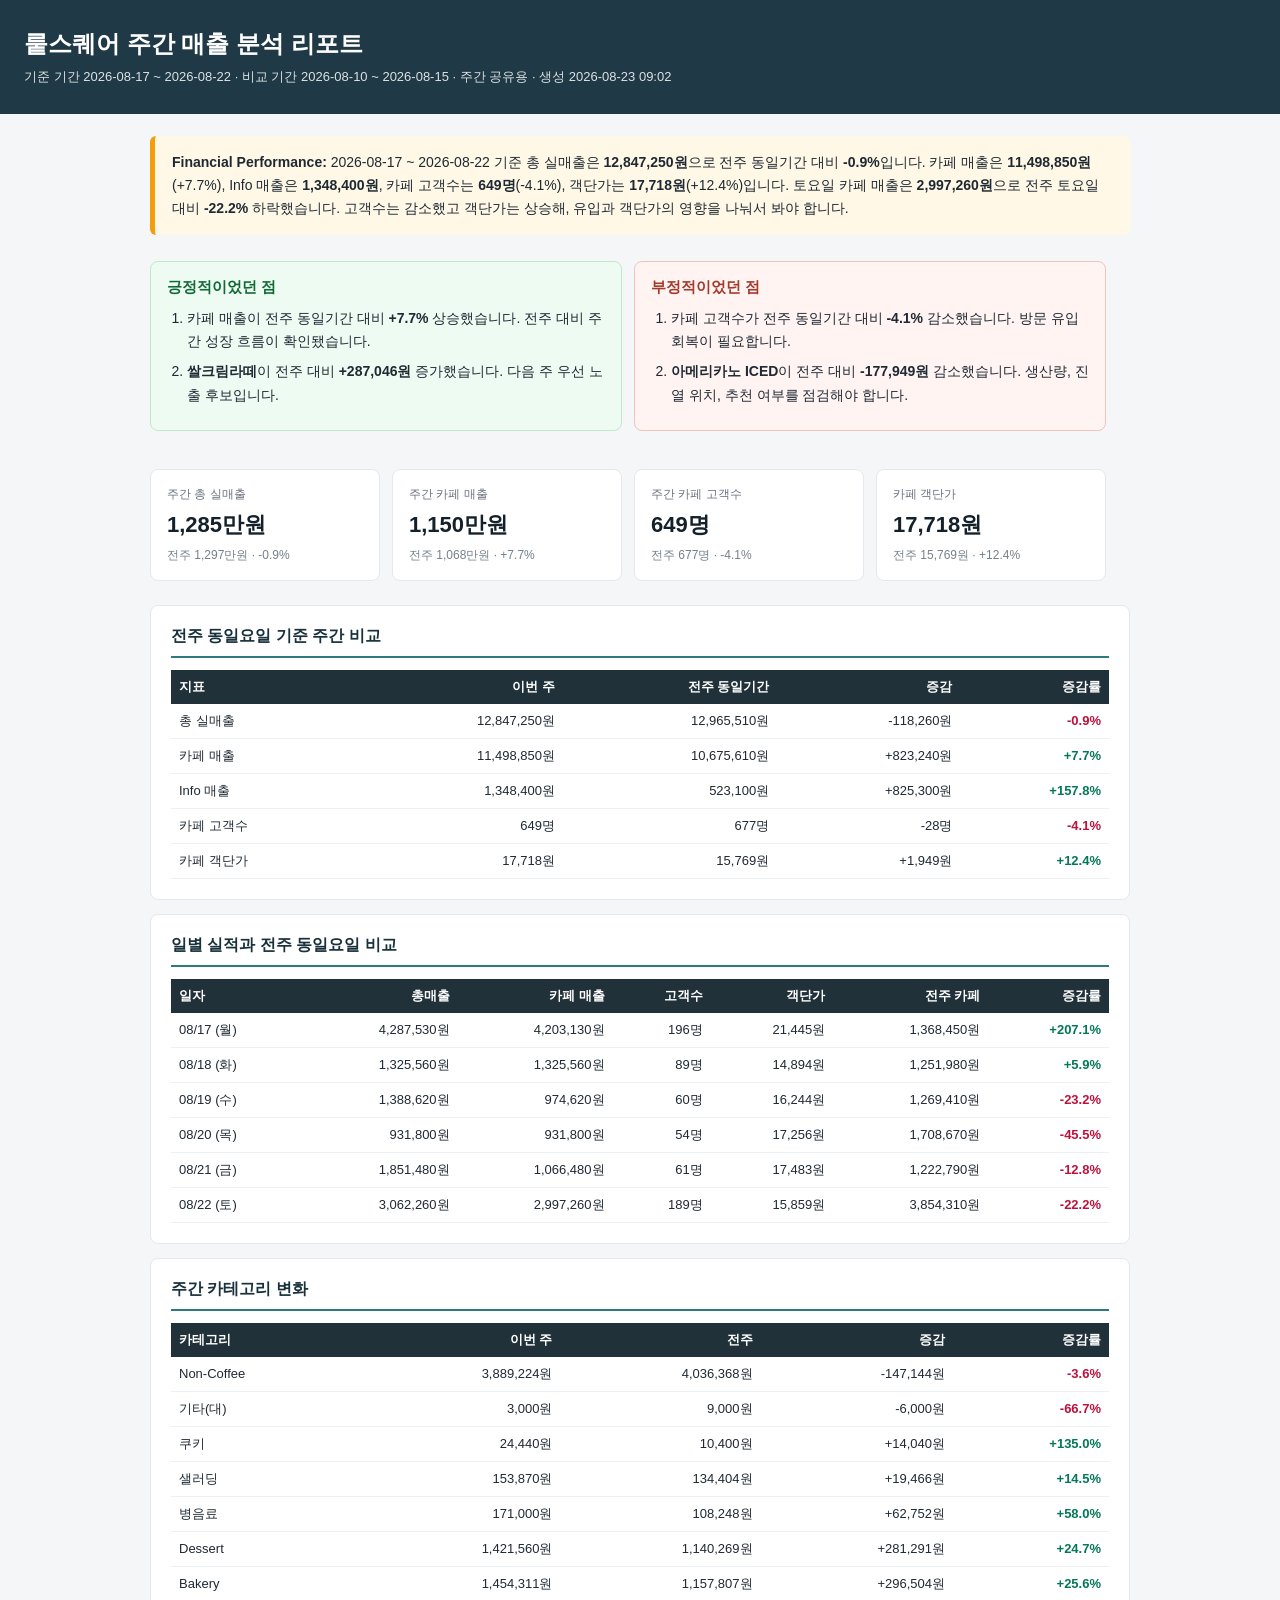
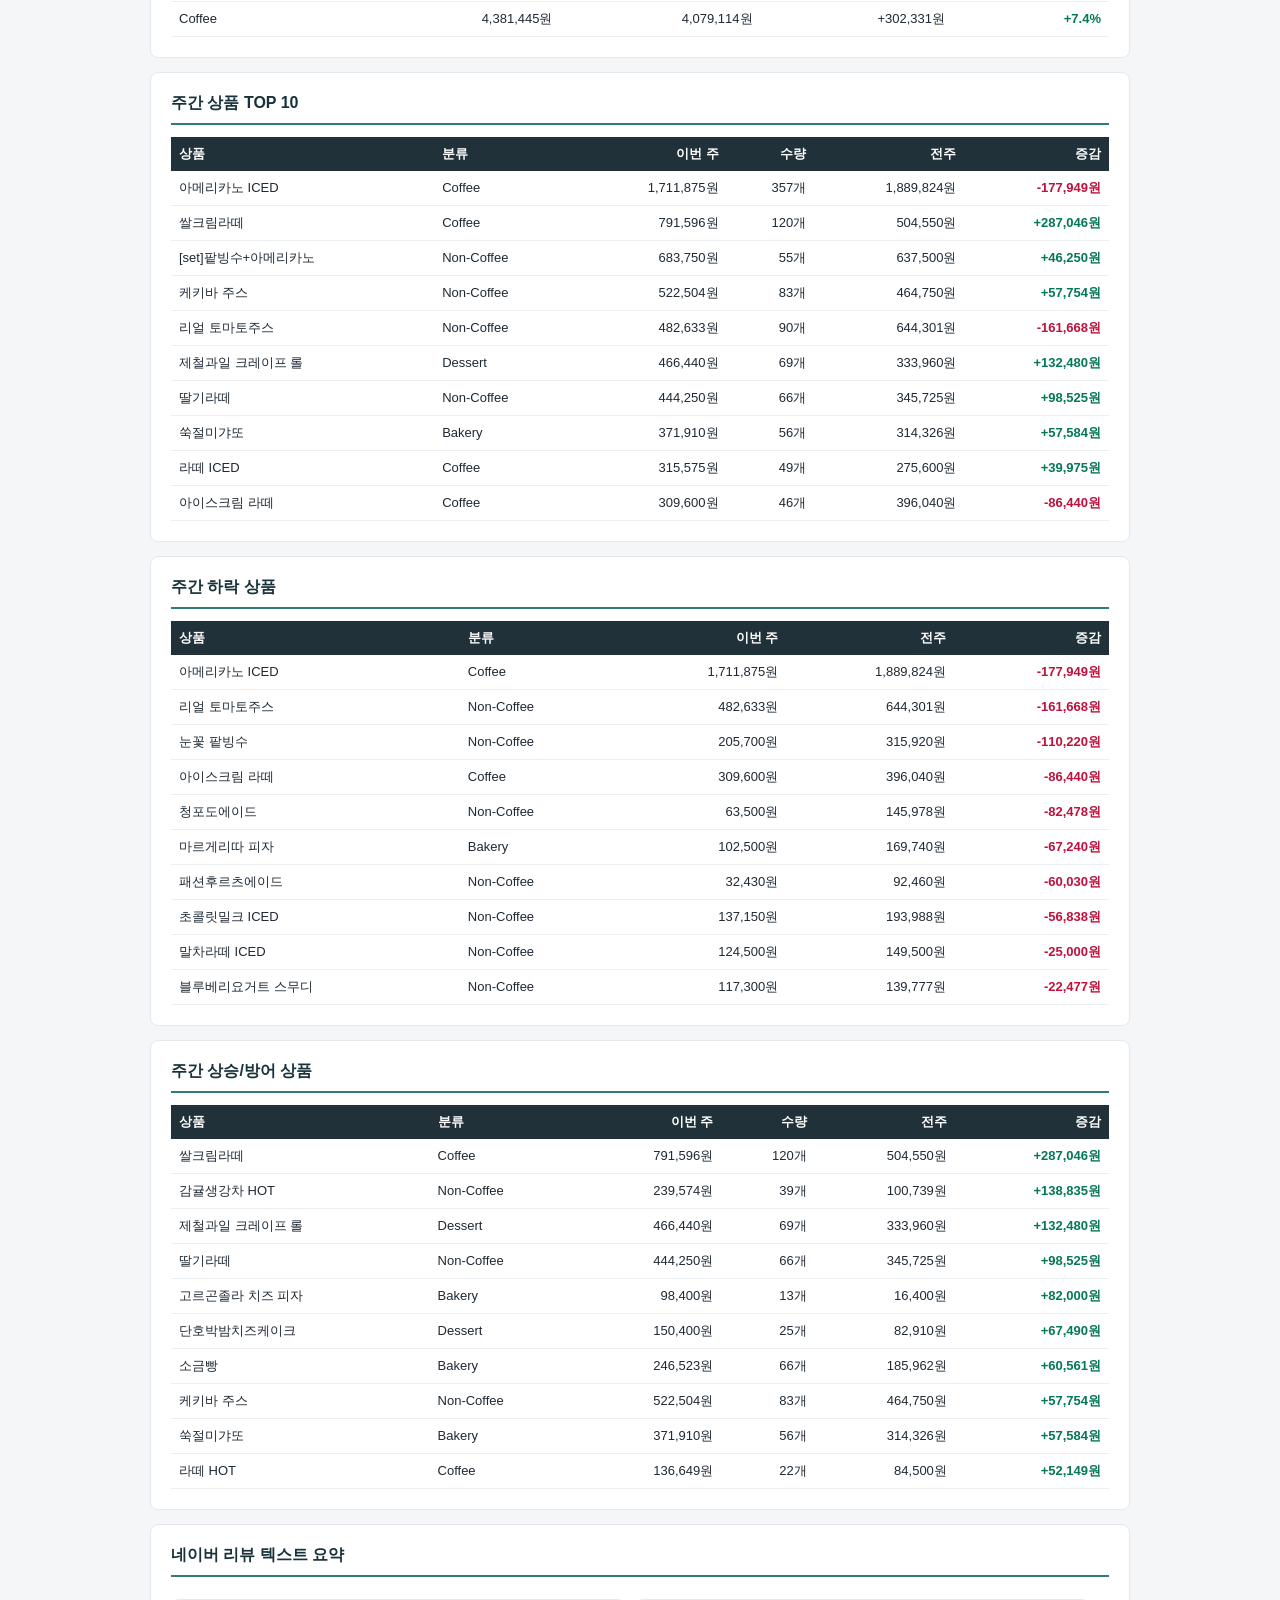
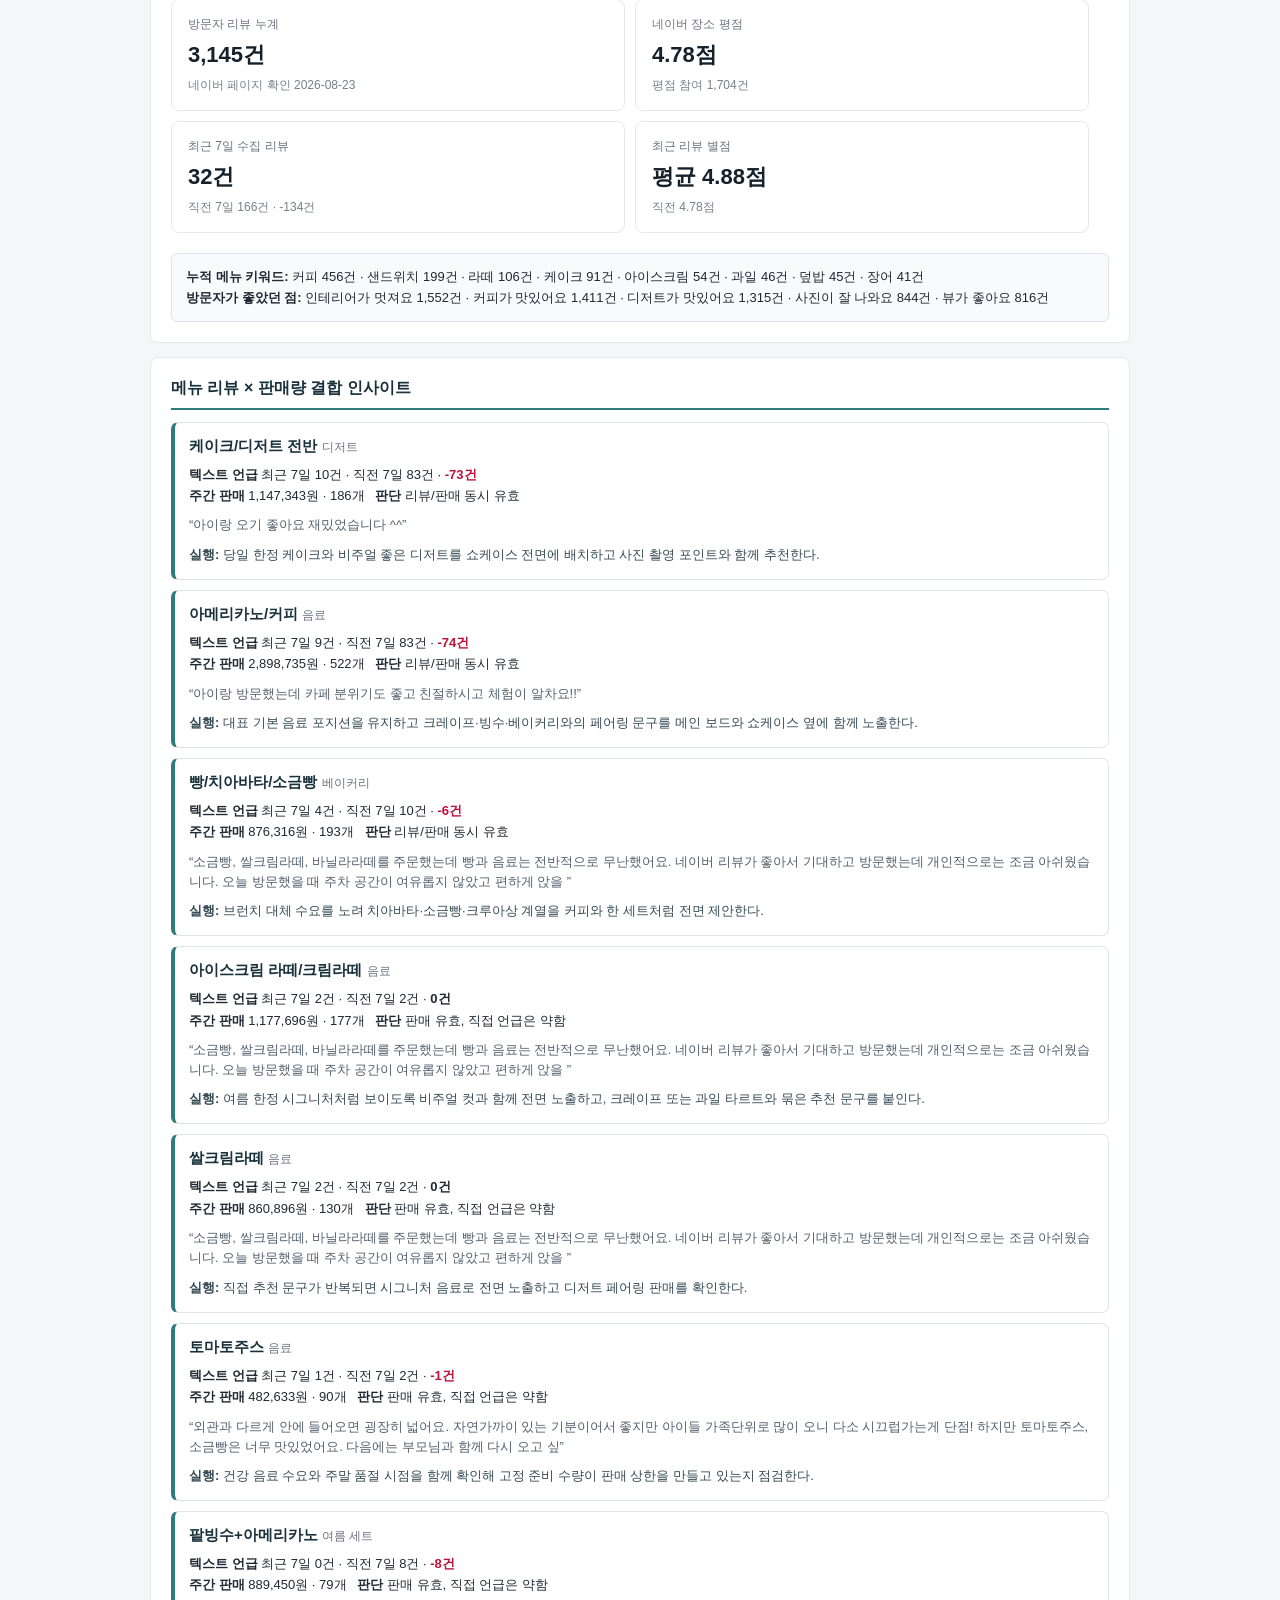
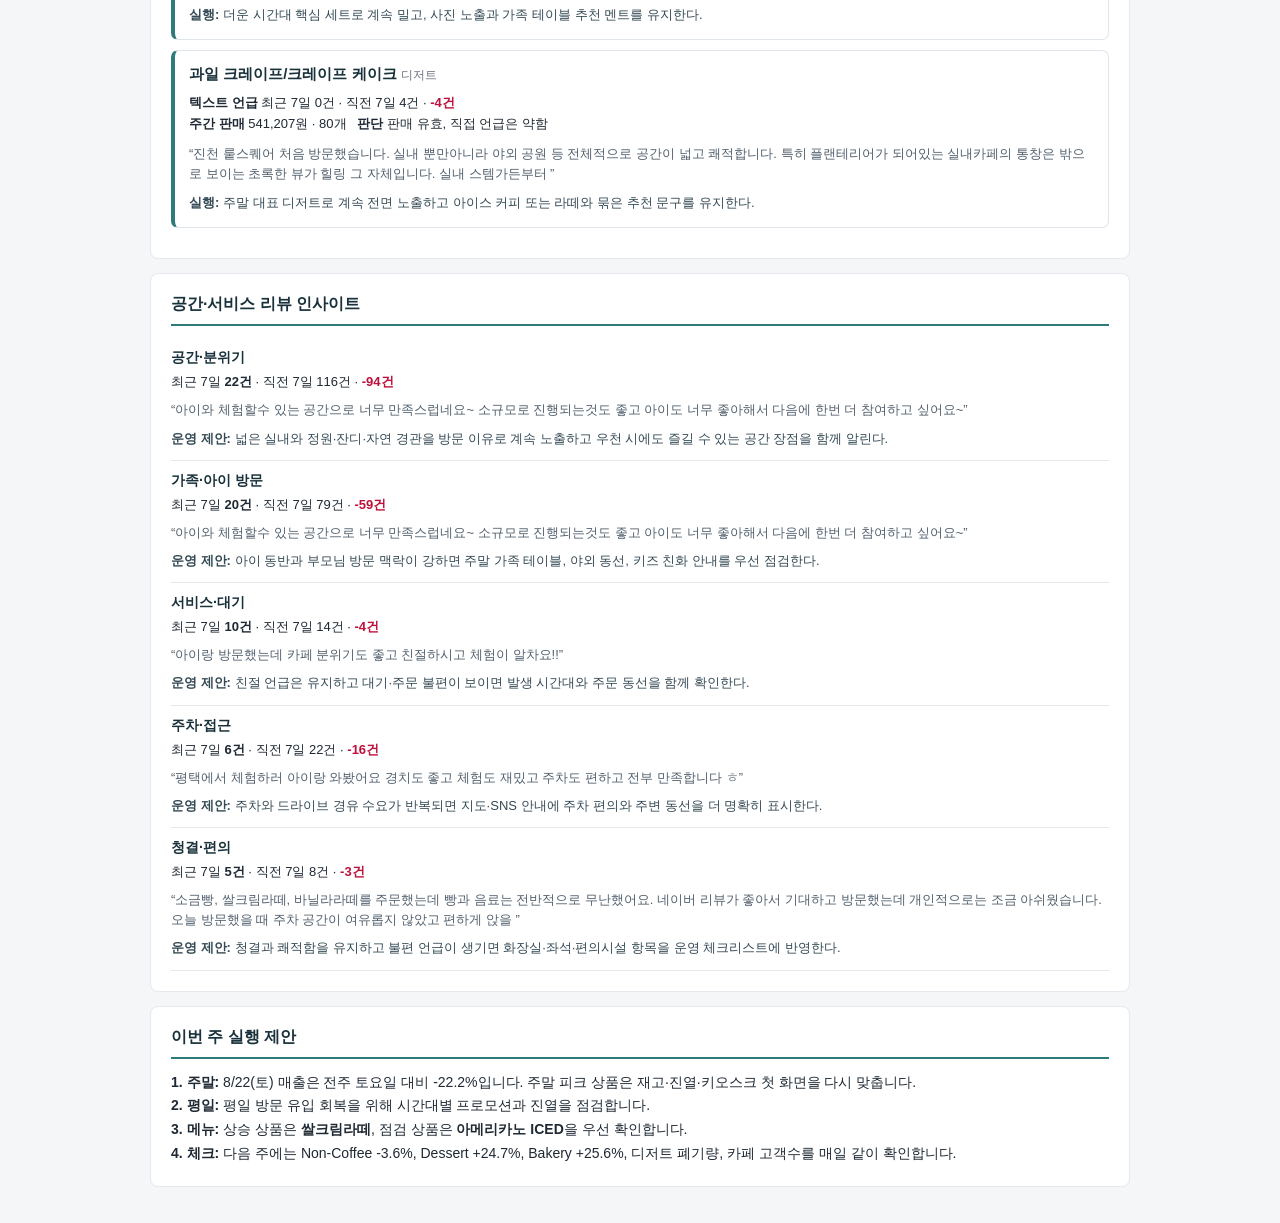
<file: reports/weekly_sales_email_body_20260817_20260822.html>
<!DOCTYPE html>
  <html lang="ko">
  <body style="margin:0;background:#f4f6f8;font-family:Apple SD Gothic Neo,Noto Sans KR,Arial,sans-serif;color:#1f2933;">
    <div style="background:#1f3a46;color:#fff;padding:28px 24px;">
      <h1 style="margin:0 0 8px;font-size:24px;">뤁스퀘어 주간 매출 분석 리포트</h1>
      <div style="font-size:13px;opacity:.85;">기준 기간 2026-08-17 ~ 2026-08-22 · 비교 기간 2026-08-10 ~ 2026-08-15 · 주간 공유용 · 생성 2026-08-23 09:02</div>
    </div>
    <div style="padding:22px;max-width:980px;margin:0 auto;">
      <div style="background:#fff8e6;border-left:5px solid #f59e0b;padding:15px 17px;border-radius:6px;margin-bottom:14px;line-height:1.65;font-size:14px;"><b>Financial Performance:</b> 2026-08-17 ~ 2026-08-22 기준 총 실매출은 <b>12,847,250원</b>으로 전주 동일기간 대비 <b>-0.9%</b>입니다. 카페 매출은 <b>11,498,850원</b>(+7.7%), Info 매출은 <b>1,348,400원</b>, 카페 고객수는 <b>649명</b>(-4.1%), 객단가는 <b>17,718원</b>(+12.4%)입니다. 토요일 카페 매출은 <b>2,997,260원</b>으로 전주 토요일 대비 <b>-22.2%</b> 하락했습니다. 고객수는 감소했고 객단가는 상승해, 유입과 객단가의 영향을 나눠서 봐야 합니다.</div>
      <table style="width:100%;border-spacing:12px;margin:0 -12px 14px;">
    <tr>
      <td style="background:#eefbf3;border:1px solid #bfe8cc;border-radius:8px;padding:16px;vertical-align:top;width:50%;">
        <div style="font-size:15px;font-weight:800;color:#116a35;margin-bottom:10px;">긍정적이었던 점</div>
        <ol style="margin:0;padding-left:20px;line-height:1.65;font-size:14px;"><li style="margin-bottom:7px;">카페 매출이 전주 동일기간 대비 <b>+7.7%</b> 상승했습니다. 전주 대비 주간 성장 흐름이 확인됐습니다.</li><li style="margin-bottom:7px;"><b>쌀크림라떼</b>이 전주 대비 <b>+287,046원</b> 증가했습니다. 다음 주 우선 노출 후보입니다.</li></ol>
      </td>
      <td style="background:#fff4f2;border:1px solid #f2c3bc;border-radius:8px;padding:16px;vertical-align:top;width:50%;">
        <div style="font-size:15px;font-weight:800;color:#a33a2b;margin-bottom:10px;">부정적이었던 점</div>
        <ol style="margin:0;padding-left:20px;line-height:1.65;font-size:14px;"><li style="margin-bottom:7px;">카페 고객수가 전주 동일기간 대비 <b>-4.1%</b> 감소했습니다. 방문 유입 회복이 필요합니다.</li><li style="margin-bottom:7px;"><b>아메리카노 ICED</b>이 전주 대비 <b>-177,949원</b> 감소했습니다. 생산량, 진열 위치, 추천 여부를 점검해야 합니다.</li></ol>
      </td>
    </tr>
  </table>
      <table style="width:100%;border-spacing:12px;margin:0 -12px 12px;">
        <tr>
          <td style="background:#fff;border:1px solid #e5e9ee;border-radius:8px;padding:16px;vertical-align:top;width:25%;">
    <div style="font-size:12px;color:#6b7280;margin-bottom:7px;">주간 총 실매출</div>
    <div style="font-size:22px;font-weight:800;color:#14212b;">1,285만원</div>
    <div style="font-size:12px;color:#76808a;margin-top:7px;">전주 1,297만원 · -0.9%</div>
  </td>
          <td style="background:#fff;border:1px solid #e5e9ee;border-radius:8px;padding:16px;vertical-align:top;width:25%;">
    <div style="font-size:12px;color:#6b7280;margin-bottom:7px;">주간 카페 매출</div>
    <div style="font-size:22px;font-weight:800;color:#14212b;">1,150만원</div>
    <div style="font-size:12px;color:#76808a;margin-top:7px;">전주 1,068만원 · +7.7%</div>
  </td>
          <td style="background:#fff;border:1px solid #e5e9ee;border-radius:8px;padding:16px;vertical-align:top;width:25%;">
    <div style="font-size:12px;color:#6b7280;margin-bottom:7px;">주간 카페 고객수</div>
    <div style="font-size:22px;font-weight:800;color:#14212b;">649명</div>
    <div style="font-size:12px;color:#76808a;margin-top:7px;">전주 677명 · -4.1%</div>
  </td>
          <td style="background:#fff;border:1px solid #e5e9ee;border-radius:8px;padding:16px;vertical-align:top;width:25%;">
    <div style="font-size:12px;color:#6b7280;margin-bottom:7px;">카페 객단가</div>
    <div style="font-size:22px;font-weight:800;color:#14212b;">17,718원</div>
    <div style="font-size:12px;color:#76808a;margin-top:7px;">전주 15,769원 · +12.4%</div>
  </td>
        </tr>
      </table>
      <div style="background:#fff;border:1px solid #e5e9ee;border-radius:8px;padding:20px;margin-bottom:14px;">
    <h2 style="font-size:16px;margin:0 0 12px;padding-bottom:9px;border-bottom:2px solid #2f7a7b;color:#18313a;">전주 동일요일 기준 주간 비교</h2>
    <table style="width:100%;border-collapse:collapse;font-size:13px;">
    <tr style="background:#20313a;color:#fff;"><th align="left" style="padding:8px;">지표</th><th align="right" style="padding:8px;">이번 주</th><th align="right" style="padding:8px;">전주 동일기간</th><th align="right" style="padding:8px;">증감</th><th align="right" style="padding:8px;">증감률</th></tr>
    <tr><td style="padding:8px;border-bottom:1px solid #edf0f3;text-align:left;">총 실매출</td><td style="padding:8px;border-bottom:1px solid #edf0f3;text-align:right;">12,847,250원</td><td style="padding:8px;border-bottom:1px solid #edf0f3;text-align:right;">12,965,510원</td><td style="padding:8px;border-bottom:1px solid #edf0f3;text-align:right;">-118,260원</td><td style="padding:8px;border-bottom:1px solid #edf0f3;text-align:right;color:#be123c;font-weight:700;">-0.9%</td></tr><tr><td style="padding:8px;border-bottom:1px solid #edf0f3;text-align:left;">카페 매출</td><td style="padding:8px;border-bottom:1px solid #edf0f3;text-align:right;">11,498,850원</td><td style="padding:8px;border-bottom:1px solid #edf0f3;text-align:right;">10,675,610원</td><td style="padding:8px;border-bottom:1px solid #edf0f3;text-align:right;">+823,240원</td><td style="padding:8px;border-bottom:1px solid #edf0f3;text-align:right;color:#047857;font-weight:700;">+7.7%</td></tr><tr><td style="padding:8px;border-bottom:1px solid #edf0f3;text-align:left;">Info 매출</td><td style="padding:8px;border-bottom:1px solid #edf0f3;text-align:right;">1,348,400원</td><td style="padding:8px;border-bottom:1px solid #edf0f3;text-align:right;">523,100원</td><td style="padding:8px;border-bottom:1px solid #edf0f3;text-align:right;">+825,300원</td><td style="padding:8px;border-bottom:1px solid #edf0f3;text-align:right;color:#047857;font-weight:700;">+157.8%</td></tr><tr><td style="padding:8px;border-bottom:1px solid #edf0f3;text-align:left;">카페 고객수</td><td style="padding:8px;border-bottom:1px solid #edf0f3;text-align:right;">649명</td><td style="padding:8px;border-bottom:1px solid #edf0f3;text-align:right;">677명</td><td style="padding:8px;border-bottom:1px solid #edf0f3;text-align:right;">-28명</td><td style="padding:8px;border-bottom:1px solid #edf0f3;text-align:right;color:#be123c;font-weight:700;">-4.1%</td></tr><tr><td style="padding:8px;border-bottom:1px solid #edf0f3;text-align:left;">카페 객단가</td><td style="padding:8px;border-bottom:1px solid #edf0f3;text-align:right;">17,718원</td><td style="padding:8px;border-bottom:1px solid #edf0f3;text-align:right;">15,769원</td><td style="padding:8px;border-bottom:1px solid #edf0f3;text-align:right;">+1,949원</td><td style="padding:8px;border-bottom:1px solid #edf0f3;text-align:right;color:#047857;font-weight:700;">+12.4%</td></tr>
  </table>
  </div>
      <div style="background:#fff;border:1px solid #e5e9ee;border-radius:8px;padding:20px;margin-bottom:14px;">
    <h2 style="font-size:16px;margin:0 0 12px;padding-bottom:9px;border-bottom:2px solid #2f7a7b;color:#18313a;">일별 실적과 전주 동일요일 비교</h2>
    <table style="width:100%;border-collapse:collapse;font-size:13px;">
    <tr style="background:#20313a;color:#fff;"><th align="left" style="padding:8px;">일자</th><th align="right" style="padding:8px;">총매출</th><th align="right" style="padding:8px;">카페 매출</th><th align="right" style="padding:8px;">고객수</th><th align="right" style="padding:8px;">객단가</th><th align="right" style="padding:8px;">전주 카페</th><th align="right" style="padding:8px;">증감률</th></tr>
    <tr><td style="padding:8px;border-bottom:1px solid #edf0f3;text-align:left;">08/17 (월)</td><td style="padding:8px;border-bottom:1px solid #edf0f3;text-align:right;">4,287,530원</td><td style="padding:8px;border-bottom:1px solid #edf0f3;text-align:right;">4,203,130원</td><td style="padding:8px;border-bottom:1px solid #edf0f3;text-align:right;">196명</td><td style="padding:8px;border-bottom:1px solid #edf0f3;text-align:right;">21,445원</td><td style="padding:8px;border-bottom:1px solid #edf0f3;text-align:right;">1,368,450원</td><td style="padding:8px;border-bottom:1px solid #edf0f3;text-align:right;color:#047857;font-weight:700;">+207.1%</td></tr><tr><td style="padding:8px;border-bottom:1px solid #edf0f3;text-align:left;">08/18 (화)</td><td style="padding:8px;border-bottom:1px solid #edf0f3;text-align:right;">1,325,560원</td><td style="padding:8px;border-bottom:1px solid #edf0f3;text-align:right;">1,325,560원</td><td style="padding:8px;border-bottom:1px solid #edf0f3;text-align:right;">89명</td><td style="padding:8px;border-bottom:1px solid #edf0f3;text-align:right;">14,894원</td><td style="padding:8px;border-bottom:1px solid #edf0f3;text-align:right;">1,251,980원</td><td style="padding:8px;border-bottom:1px solid #edf0f3;text-align:right;color:#047857;font-weight:700;">+5.9%</td></tr><tr><td style="padding:8px;border-bottom:1px solid #edf0f3;text-align:left;">08/19 (수)</td><td style="padding:8px;border-bottom:1px solid #edf0f3;text-align:right;">1,388,620원</td><td style="padding:8px;border-bottom:1px solid #edf0f3;text-align:right;">974,620원</td><td style="padding:8px;border-bottom:1px solid #edf0f3;text-align:right;">60명</td><td style="padding:8px;border-bottom:1px solid #edf0f3;text-align:right;">16,244원</td><td style="padding:8px;border-bottom:1px solid #edf0f3;text-align:right;">1,269,410원</td><td style="padding:8px;border-bottom:1px solid #edf0f3;text-align:right;color:#be123c;font-weight:700;">-23.2%</td></tr><tr><td style="padding:8px;border-bottom:1px solid #edf0f3;text-align:left;">08/20 (목)</td><td style="padding:8px;border-bottom:1px solid #edf0f3;text-align:right;">931,800원</td><td style="padding:8px;border-bottom:1px solid #edf0f3;text-align:right;">931,800원</td><td style="padding:8px;border-bottom:1px solid #edf0f3;text-align:right;">54명</td><td style="padding:8px;border-bottom:1px solid #edf0f3;text-align:right;">17,256원</td><td style="padding:8px;border-bottom:1px solid #edf0f3;text-align:right;">1,708,670원</td><td style="padding:8px;border-bottom:1px solid #edf0f3;text-align:right;color:#be123c;font-weight:700;">-45.5%</td></tr><tr><td style="padding:8px;border-bottom:1px solid #edf0f3;text-align:left;">08/21 (금)</td><td style="padding:8px;border-bottom:1px solid #edf0f3;text-align:right;">1,851,480원</td><td style="padding:8px;border-bottom:1px solid #edf0f3;text-align:right;">1,066,480원</td><td style="padding:8px;border-bottom:1px solid #edf0f3;text-align:right;">61명</td><td style="padding:8px;border-bottom:1px solid #edf0f3;text-align:right;">17,483원</td><td style="padding:8px;border-bottom:1px solid #edf0f3;text-align:right;">1,222,790원</td><td style="padding:8px;border-bottom:1px solid #edf0f3;text-align:right;color:#be123c;font-weight:700;">-12.8%</td></tr><tr><td style="padding:8px;border-bottom:1px solid #edf0f3;text-align:left;">08/22 (토)</td><td style="padding:8px;border-bottom:1px solid #edf0f3;text-align:right;">3,062,260원</td><td style="padding:8px;border-bottom:1px solid #edf0f3;text-align:right;">2,997,260원</td><td style="padding:8px;border-bottom:1px solid #edf0f3;text-align:right;">189명</td><td style="padding:8px;border-bottom:1px solid #edf0f3;text-align:right;">15,859원</td><td style="padding:8px;border-bottom:1px solid #edf0f3;text-align:right;">3,854,310원</td><td style="padding:8px;border-bottom:1px solid #edf0f3;text-align:right;color:#be123c;font-weight:700;">-22.2%</td></tr>
  </table>
  </div>
      <div style="background:#fff;border:1px solid #e5e9ee;border-radius:8px;padding:20px;margin-bottom:14px;">
    <h2 style="font-size:16px;margin:0 0 12px;padding-bottom:9px;border-bottom:2px solid #2f7a7b;color:#18313a;">주간 카테고리 변화</h2>
    <table style="width:100%;border-collapse:collapse;font-size:13px;">
    <tr style="background:#20313a;color:#fff;"><th align="left" style="padding:8px;">카테고리</th><th align="right" style="padding:8px;">이번 주</th><th align="right" style="padding:8px;">전주</th><th align="right" style="padding:8px;">증감</th><th align="right" style="padding:8px;">증감률</th></tr>
    <tr><td style="padding:8px;border-bottom:1px solid #edf0f3;text-align:left;">Non-Coffee</td><td style="padding:8px;border-bottom:1px solid #edf0f3;text-align:right;">3,889,224원</td><td style="padding:8px;border-bottom:1px solid #edf0f3;text-align:right;">4,036,368원</td><td style="padding:8px;border-bottom:1px solid #edf0f3;text-align:right;">-147,144원</td><td style="padding:8px;border-bottom:1px solid #edf0f3;text-align:right;color:#be123c;font-weight:700;">-3.6%</td></tr><tr><td style="padding:8px;border-bottom:1px solid #edf0f3;text-align:left;">기타(대)</td><td style="padding:8px;border-bottom:1px solid #edf0f3;text-align:right;">3,000원</td><td style="padding:8px;border-bottom:1px solid #edf0f3;text-align:right;">9,000원</td><td style="padding:8px;border-bottom:1px solid #edf0f3;text-align:right;">-6,000원</td><td style="padding:8px;border-bottom:1px solid #edf0f3;text-align:right;color:#be123c;font-weight:700;">-66.7%</td></tr><tr><td style="padding:8px;border-bottom:1px solid #edf0f3;text-align:left;">쿠키</td><td style="padding:8px;border-bottom:1px solid #edf0f3;text-align:right;">24,440원</td><td style="padding:8px;border-bottom:1px solid #edf0f3;text-align:right;">10,400원</td><td style="padding:8px;border-bottom:1px solid #edf0f3;text-align:right;">+14,040원</td><td style="padding:8px;border-bottom:1px solid #edf0f3;text-align:right;color:#047857;font-weight:700;">+135.0%</td></tr><tr><td style="padding:8px;border-bottom:1px solid #edf0f3;text-align:left;">샐러딩</td><td style="padding:8px;border-bottom:1px solid #edf0f3;text-align:right;">153,870원</td><td style="padding:8px;border-bottom:1px solid #edf0f3;text-align:right;">134,404원</td><td style="padding:8px;border-bottom:1px solid #edf0f3;text-align:right;">+19,466원</td><td style="padding:8px;border-bottom:1px solid #edf0f3;text-align:right;color:#047857;font-weight:700;">+14.5%</td></tr><tr><td style="padding:8px;border-bottom:1px solid #edf0f3;text-align:left;">병음료</td><td style="padding:8px;border-bottom:1px solid #edf0f3;text-align:right;">171,000원</td><td style="padding:8px;border-bottom:1px solid #edf0f3;text-align:right;">108,248원</td><td style="padding:8px;border-bottom:1px solid #edf0f3;text-align:right;">+62,752원</td><td style="padding:8px;border-bottom:1px solid #edf0f3;text-align:right;color:#047857;font-weight:700;">+58.0%</td></tr><tr><td style="padding:8px;border-bottom:1px solid #edf0f3;text-align:left;">Dessert</td><td style="padding:8px;border-bottom:1px solid #edf0f3;text-align:right;">1,421,560원</td><td style="padding:8px;border-bottom:1px solid #edf0f3;text-align:right;">1,140,269원</td><td style="padding:8px;border-bottom:1px solid #edf0f3;text-align:right;">+281,291원</td><td style="padding:8px;border-bottom:1px solid #edf0f3;text-align:right;color:#047857;font-weight:700;">+24.7%</td></tr><tr><td style="padding:8px;border-bottom:1px solid #edf0f3;text-align:left;">Bakery</td><td style="padding:8px;border-bottom:1px solid #edf0f3;text-align:right;">1,454,311원</td><td style="padding:8px;border-bottom:1px solid #edf0f3;text-align:right;">1,157,807원</td><td style="padding:8px;border-bottom:1px solid #edf0f3;text-align:right;">+296,504원</td><td style="padding:8px;border-bottom:1px solid #edf0f3;text-align:right;color:#047857;font-weight:700;">+25.6%</td></tr><tr><td style="padding:8px;border-bottom:1px solid #edf0f3;text-align:left;">Coffee</td><td style="padding:8px;border-bottom:1px solid #edf0f3;text-align:right;">4,381,445원</td><td style="padding:8px;border-bottom:1px solid #edf0f3;text-align:right;">4,079,114원</td><td style="padding:8px;border-bottom:1px solid #edf0f3;text-align:right;">+302,331원</td><td style="padding:8px;border-bottom:1px solid #edf0f3;text-align:right;color:#047857;font-weight:700;">+7.4%</td></tr>
  </table>
  </div>
      <div style="background:#fff;border:1px solid #e5e9ee;border-radius:8px;padding:20px;margin-bottom:14px;">
    <h2 style="font-size:16px;margin:0 0 12px;padding-bottom:9px;border-bottom:2px solid #2f7a7b;color:#18313a;">주간 상품 TOP 10</h2>
    <table style="width:100%;border-collapse:collapse;font-size:13px;">
    <tr style="background:#20313a;color:#fff;"><th align="left" style="padding:8px;">상품</th><th align="left" style="padding:8px;">분류</th><th align="right" style="padding:8px;">이번 주</th><th align="right" style="padding:8px;">수량</th><th align="right" style="padding:8px;">전주</th><th align="right" style="padding:8px;">증감</th></tr>
    <tr><td style="padding:8px;border-bottom:1px solid #edf0f3;text-align:left;">아메리카노 ICED</td><td style="padding:8px;border-bottom:1px solid #edf0f3;text-align:left;">Coffee</td><td style="padding:8px;border-bottom:1px solid #edf0f3;text-align:right;">1,711,875원</td><td style="padding:8px;border-bottom:1px solid #edf0f3;text-align:right;">357개</td><td style="padding:8px;border-bottom:1px solid #edf0f3;text-align:right;">1,889,824원</td><td style="padding:8px;border-bottom:1px solid #edf0f3;text-align:right;color:#be123c;font-weight:700;">-177,949원</td></tr><tr><td style="padding:8px;border-bottom:1px solid #edf0f3;text-align:left;">쌀크림라떼</td><td style="padding:8px;border-bottom:1px solid #edf0f3;text-align:left;">Coffee</td><td style="padding:8px;border-bottom:1px solid #edf0f3;text-align:right;">791,596원</td><td style="padding:8px;border-bottom:1px solid #edf0f3;text-align:right;">120개</td><td style="padding:8px;border-bottom:1px solid #edf0f3;text-align:right;">504,550원</td><td style="padding:8px;border-bottom:1px solid #edf0f3;text-align:right;color:#047857;font-weight:700;">+287,046원</td></tr><tr><td style="padding:8px;border-bottom:1px solid #edf0f3;text-align:left;">[set]팥빙수+아메리카노</td><td style="padding:8px;border-bottom:1px solid #edf0f3;text-align:left;">Non-Coffee</td><td style="padding:8px;border-bottom:1px solid #edf0f3;text-align:right;">683,750원</td><td style="padding:8px;border-bottom:1px solid #edf0f3;text-align:right;">55개</td><td style="padding:8px;border-bottom:1px solid #edf0f3;text-align:right;">637,500원</td><td style="padding:8px;border-bottom:1px solid #edf0f3;text-align:right;color:#047857;font-weight:700;">+46,250원</td></tr><tr><td style="padding:8px;border-bottom:1px solid #edf0f3;text-align:left;">케키바 주스</td><td style="padding:8px;border-bottom:1px solid #edf0f3;text-align:left;">Non-Coffee</td><td style="padding:8px;border-bottom:1px solid #edf0f3;text-align:right;">522,504원</td><td style="padding:8px;border-bottom:1px solid #edf0f3;text-align:right;">83개</td><td style="padding:8px;border-bottom:1px solid #edf0f3;text-align:right;">464,750원</td><td style="padding:8px;border-bottom:1px solid #edf0f3;text-align:right;color:#047857;font-weight:700;">+57,754원</td></tr><tr><td style="padding:8px;border-bottom:1px solid #edf0f3;text-align:left;">리얼 토마토주스</td><td style="padding:8px;border-bottom:1px solid #edf0f3;text-align:left;">Non-Coffee</td><td style="padding:8px;border-bottom:1px solid #edf0f3;text-align:right;">482,633원</td><td style="padding:8px;border-bottom:1px solid #edf0f3;text-align:right;">90개</td><td style="padding:8px;border-bottom:1px solid #edf0f3;text-align:right;">644,301원</td><td style="padding:8px;border-bottom:1px solid #edf0f3;text-align:right;color:#be123c;font-weight:700;">-161,668원</td></tr><tr><td style="padding:8px;border-bottom:1px solid #edf0f3;text-align:left;">제철과일 크레이프 롤</td><td style="padding:8px;border-bottom:1px solid #edf0f3;text-align:left;">Dessert</td><td style="padding:8px;border-bottom:1px solid #edf0f3;text-align:right;">466,440원</td><td style="padding:8px;border-bottom:1px solid #edf0f3;text-align:right;">69개</td><td style="padding:8px;border-bottom:1px solid #edf0f3;text-align:right;">333,960원</td><td style="padding:8px;border-bottom:1px solid #edf0f3;text-align:right;color:#047857;font-weight:700;">+132,480원</td></tr><tr><td style="padding:8px;border-bottom:1px solid #edf0f3;text-align:left;">딸기라떼</td><td style="padding:8px;border-bottom:1px solid #edf0f3;text-align:left;">Non-Coffee</td><td style="padding:8px;border-bottom:1px solid #edf0f3;text-align:right;">444,250원</td><td style="padding:8px;border-bottom:1px solid #edf0f3;text-align:right;">66개</td><td style="padding:8px;border-bottom:1px solid #edf0f3;text-align:right;">345,725원</td><td style="padding:8px;border-bottom:1px solid #edf0f3;text-align:right;color:#047857;font-weight:700;">+98,525원</td></tr><tr><td style="padding:8px;border-bottom:1px solid #edf0f3;text-align:left;">쑥절미갸또</td><td style="padding:8px;border-bottom:1px solid #edf0f3;text-align:left;">Bakery</td><td style="padding:8px;border-bottom:1px solid #edf0f3;text-align:right;">371,910원</td><td style="padding:8px;border-bottom:1px solid #edf0f3;text-align:right;">56개</td><td style="padding:8px;border-bottom:1px solid #edf0f3;text-align:right;">314,326원</td><td style="padding:8px;border-bottom:1px solid #edf0f3;text-align:right;color:#047857;font-weight:700;">+57,584원</td></tr><tr><td style="padding:8px;border-bottom:1px solid #edf0f3;text-align:left;">라떼 ICED</td><td style="padding:8px;border-bottom:1px solid #edf0f3;text-align:left;">Coffee</td><td style="padding:8px;border-bottom:1px solid #edf0f3;text-align:right;">315,575원</td><td style="padding:8px;border-bottom:1px solid #edf0f3;text-align:right;">49개</td><td style="padding:8px;border-bottom:1px solid #edf0f3;text-align:right;">275,600원</td><td style="padding:8px;border-bottom:1px solid #edf0f3;text-align:right;color:#047857;font-weight:700;">+39,975원</td></tr><tr><td style="padding:8px;border-bottom:1px solid #edf0f3;text-align:left;">아이스크림 라떼</td><td style="padding:8px;border-bottom:1px solid #edf0f3;text-align:left;">Coffee</td><td style="padding:8px;border-bottom:1px solid #edf0f3;text-align:right;">309,600원</td><td style="padding:8px;border-bottom:1px solid #edf0f3;text-align:right;">46개</td><td style="padding:8px;border-bottom:1px solid #edf0f3;text-align:right;">396,040원</td><td style="padding:8px;border-bottom:1px solid #edf0f3;text-align:right;color:#be123c;font-weight:700;">-86,440원</td></tr>
  </table>
  </div>
      <div style="background:#fff;border:1px solid #e5e9ee;border-radius:8px;padding:20px;margin-bottom:14px;">
    <h2 style="font-size:16px;margin:0 0 12px;padding-bottom:9px;border-bottom:2px solid #2f7a7b;color:#18313a;">주간 하락 상품</h2>
    <table style="width:100%;border-collapse:collapse;font-size:13px;">
    <tr style="background:#20313a;color:#fff;"><th align="left" style="padding:8px;">상품</th><th align="left" style="padding:8px;">분류</th><th align="right" style="padding:8px;">이번 주</th><th align="right" style="padding:8px;">전주</th><th align="right" style="padding:8px;">증감</th></tr>
    <tr><td style="padding:8px;border-bottom:1px solid #edf0f3;text-align:left;">아메리카노 ICED</td><td style="padding:8px;border-bottom:1px solid #edf0f3;text-align:left;">Coffee</td><td style="padding:8px;border-bottom:1px solid #edf0f3;text-align:right;">1,711,875원</td><td style="padding:8px;border-bottom:1px solid #edf0f3;text-align:right;">1,889,824원</td><td style="padding:8px;border-bottom:1px solid #edf0f3;text-align:right;color:#be123c;font-weight:700;">-177,949원</td></tr><tr><td style="padding:8px;border-bottom:1px solid #edf0f3;text-align:left;">리얼 토마토주스</td><td style="padding:8px;border-bottom:1px solid #edf0f3;text-align:left;">Non-Coffee</td><td style="padding:8px;border-bottom:1px solid #edf0f3;text-align:right;">482,633원</td><td style="padding:8px;border-bottom:1px solid #edf0f3;text-align:right;">644,301원</td><td style="padding:8px;border-bottom:1px solid #edf0f3;text-align:right;color:#be123c;font-weight:700;">-161,668원</td></tr><tr><td style="padding:8px;border-bottom:1px solid #edf0f3;text-align:left;">눈꽃 팥빙수</td><td style="padding:8px;border-bottom:1px solid #edf0f3;text-align:left;">Non-Coffee</td><td style="padding:8px;border-bottom:1px solid #edf0f3;text-align:right;">205,700원</td><td style="padding:8px;border-bottom:1px solid #edf0f3;text-align:right;">315,920원</td><td style="padding:8px;border-bottom:1px solid #edf0f3;text-align:right;color:#be123c;font-weight:700;">-110,220원</td></tr><tr><td style="padding:8px;border-bottom:1px solid #edf0f3;text-align:left;">아이스크림 라떼</td><td style="padding:8px;border-bottom:1px solid #edf0f3;text-align:left;">Coffee</td><td style="padding:8px;border-bottom:1px solid #edf0f3;text-align:right;">309,600원</td><td style="padding:8px;border-bottom:1px solid #edf0f3;text-align:right;">396,040원</td><td style="padding:8px;border-bottom:1px solid #edf0f3;text-align:right;color:#be123c;font-weight:700;">-86,440원</td></tr><tr><td style="padding:8px;border-bottom:1px solid #edf0f3;text-align:left;">청포도에이드</td><td style="padding:8px;border-bottom:1px solid #edf0f3;text-align:left;">Non-Coffee</td><td style="padding:8px;border-bottom:1px solid #edf0f3;text-align:right;">63,500원</td><td style="padding:8px;border-bottom:1px solid #edf0f3;text-align:right;">145,978원</td><td style="padding:8px;border-bottom:1px solid #edf0f3;text-align:right;color:#be123c;font-weight:700;">-82,478원</td></tr><tr><td style="padding:8px;border-bottom:1px solid #edf0f3;text-align:left;">마르게리따 피자</td><td style="padding:8px;border-bottom:1px solid #edf0f3;text-align:left;">Bakery</td><td style="padding:8px;border-bottom:1px solid #edf0f3;text-align:right;">102,500원</td><td style="padding:8px;border-bottom:1px solid #edf0f3;text-align:right;">169,740원</td><td style="padding:8px;border-bottom:1px solid #edf0f3;text-align:right;color:#be123c;font-weight:700;">-67,240원</td></tr><tr><td style="padding:8px;border-bottom:1px solid #edf0f3;text-align:left;">패션후르츠에이드</td><td style="padding:8px;border-bottom:1px solid #edf0f3;text-align:left;">Non-Coffee</td><td style="padding:8px;border-bottom:1px solid #edf0f3;text-align:right;">32,430원</td><td style="padding:8px;border-bottom:1px solid #edf0f3;text-align:right;">92,460원</td><td style="padding:8px;border-bottom:1px solid #edf0f3;text-align:right;color:#be123c;font-weight:700;">-60,030원</td></tr><tr><td style="padding:8px;border-bottom:1px solid #edf0f3;text-align:left;">초콜릿밀크 ICED</td><td style="padding:8px;border-bottom:1px solid #edf0f3;text-align:left;">Non-Coffee</td><td style="padding:8px;border-bottom:1px solid #edf0f3;text-align:right;">137,150원</td><td style="padding:8px;border-bottom:1px solid #edf0f3;text-align:right;">193,988원</td><td style="padding:8px;border-bottom:1px solid #edf0f3;text-align:right;color:#be123c;font-weight:700;">-56,838원</td></tr><tr><td style="padding:8px;border-bottom:1px solid #edf0f3;text-align:left;">말차라떼 ICED</td><td style="padding:8px;border-bottom:1px solid #edf0f3;text-align:left;">Non-Coffee</td><td style="padding:8px;border-bottom:1px solid #edf0f3;text-align:right;">124,500원</td><td style="padding:8px;border-bottom:1px solid #edf0f3;text-align:right;">149,500원</td><td style="padding:8px;border-bottom:1px solid #edf0f3;text-align:right;color:#be123c;font-weight:700;">-25,000원</td></tr><tr><td style="padding:8px;border-bottom:1px solid #edf0f3;text-align:left;">블루베리요거트 스무디</td><td style="padding:8px;border-bottom:1px solid #edf0f3;text-align:left;">Non-Coffee</td><td style="padding:8px;border-bottom:1px solid #edf0f3;text-align:right;">117,300원</td><td style="padding:8px;border-bottom:1px solid #edf0f3;text-align:right;">139,777원</td><td style="padding:8px;border-bottom:1px solid #edf0f3;text-align:right;color:#be123c;font-weight:700;">-22,477원</td></tr>
  </table>
  </div>
      <div style="background:#fff;border:1px solid #e5e9ee;border-radius:8px;padding:20px;margin-bottom:14px;">
    <h2 style="font-size:16px;margin:0 0 12px;padding-bottom:9px;border-bottom:2px solid #2f7a7b;color:#18313a;">주간 상승/방어 상품</h2>
    <table style="width:100%;border-collapse:collapse;font-size:13px;">
    <tr style="background:#20313a;color:#fff;"><th align="left" style="padding:8px;">상품</th><th align="left" style="padding:8px;">분류</th><th align="right" style="padding:8px;">이번 주</th><th align="right" style="padding:8px;">수량</th><th align="right" style="padding:8px;">전주</th><th align="right" style="padding:8px;">증감</th></tr>
    <tr><td style="padding:8px;border-bottom:1px solid #edf0f3;text-align:left;">쌀크림라떼</td><td style="padding:8px;border-bottom:1px solid #edf0f3;text-align:left;">Coffee</td><td style="padding:8px;border-bottom:1px solid #edf0f3;text-align:right;">791,596원</td><td style="padding:8px;border-bottom:1px solid #edf0f3;text-align:right;">120개</td><td style="padding:8px;border-bottom:1px solid #edf0f3;text-align:right;">504,550원</td><td style="padding:8px;border-bottom:1px solid #edf0f3;text-align:right;color:#047857;font-weight:700;">+287,046원</td></tr><tr><td style="padding:8px;border-bottom:1px solid #edf0f3;text-align:left;">감귤생강차 HOT</td><td style="padding:8px;border-bottom:1px solid #edf0f3;text-align:left;">Non-Coffee</td><td style="padding:8px;border-bottom:1px solid #edf0f3;text-align:right;">239,574원</td><td style="padding:8px;border-bottom:1px solid #edf0f3;text-align:right;">39개</td><td style="padding:8px;border-bottom:1px solid #edf0f3;text-align:right;">100,739원</td><td style="padding:8px;border-bottom:1px solid #edf0f3;text-align:right;color:#047857;font-weight:700;">+138,835원</td></tr><tr><td style="padding:8px;border-bottom:1px solid #edf0f3;text-align:left;">제철과일 크레이프 롤</td><td style="padding:8px;border-bottom:1px solid #edf0f3;text-align:left;">Dessert</td><td style="padding:8px;border-bottom:1px solid #edf0f3;text-align:right;">466,440원</td><td style="padding:8px;border-bottom:1px solid #edf0f3;text-align:right;">69개</td><td style="padding:8px;border-bottom:1px solid #edf0f3;text-align:right;">333,960원</td><td style="padding:8px;border-bottom:1px solid #edf0f3;text-align:right;color:#047857;font-weight:700;">+132,480원</td></tr><tr><td style="padding:8px;border-bottom:1px solid #edf0f3;text-align:left;">딸기라떼</td><td style="padding:8px;border-bottom:1px solid #edf0f3;text-align:left;">Non-Coffee</td><td style="padding:8px;border-bottom:1px solid #edf0f3;text-align:right;">444,250원</td><td style="padding:8px;border-bottom:1px solid #edf0f3;text-align:right;">66개</td><td style="padding:8px;border-bottom:1px solid #edf0f3;text-align:right;">345,725원</td><td style="padding:8px;border-bottom:1px solid #edf0f3;text-align:right;color:#047857;font-weight:700;">+98,525원</td></tr><tr><td style="padding:8px;border-bottom:1px solid #edf0f3;text-align:left;">고르곤졸라 치즈 피자</td><td style="padding:8px;border-bottom:1px solid #edf0f3;text-align:left;">Bakery</td><td style="padding:8px;border-bottom:1px solid #edf0f3;text-align:right;">98,400원</td><td style="padding:8px;border-bottom:1px solid #edf0f3;text-align:right;">13개</td><td style="padding:8px;border-bottom:1px solid #edf0f3;text-align:right;">16,400원</td><td style="padding:8px;border-bottom:1px solid #edf0f3;text-align:right;color:#047857;font-weight:700;">+82,000원</td></tr><tr><td style="padding:8px;border-bottom:1px solid #edf0f3;text-align:left;">단호박밤치즈케이크</td><td style="padding:8px;border-bottom:1px solid #edf0f3;text-align:left;">Dessert</td><td style="padding:8px;border-bottom:1px solid #edf0f3;text-align:right;">150,400원</td><td style="padding:8px;border-bottom:1px solid #edf0f3;text-align:right;">25개</td><td style="padding:8px;border-bottom:1px solid #edf0f3;text-align:right;">82,910원</td><td style="padding:8px;border-bottom:1px solid #edf0f3;text-align:right;color:#047857;font-weight:700;">+67,490원</td></tr><tr><td style="padding:8px;border-bottom:1px solid #edf0f3;text-align:left;">소금빵</td><td style="padding:8px;border-bottom:1px solid #edf0f3;text-align:left;">Bakery</td><td style="padding:8px;border-bottom:1px solid #edf0f3;text-align:right;">246,523원</td><td style="padding:8px;border-bottom:1px solid #edf0f3;text-align:right;">66개</td><td style="padding:8px;border-bottom:1px solid #edf0f3;text-align:right;">185,962원</td><td style="padding:8px;border-bottom:1px solid #edf0f3;text-align:right;color:#047857;font-weight:700;">+60,561원</td></tr><tr><td style="padding:8px;border-bottom:1px solid #edf0f3;text-align:left;">케키바 주스</td><td style="padding:8px;border-bottom:1px solid #edf0f3;text-align:left;">Non-Coffee</td><td style="padding:8px;border-bottom:1px solid #edf0f3;text-align:right;">522,504원</td><td style="padding:8px;border-bottom:1px solid #edf0f3;text-align:right;">83개</td><td style="padding:8px;border-bottom:1px solid #edf0f3;text-align:right;">464,750원</td><td style="padding:8px;border-bottom:1px solid #edf0f3;text-align:right;color:#047857;font-weight:700;">+57,754원</td></tr><tr><td style="padding:8px;border-bottom:1px solid #edf0f3;text-align:left;">쑥절미갸또</td><td style="padding:8px;border-bottom:1px solid #edf0f3;text-align:left;">Bakery</td><td style="padding:8px;border-bottom:1px solid #edf0f3;text-align:right;">371,910원</td><td style="padding:8px;border-bottom:1px solid #edf0f3;text-align:right;">56개</td><td style="padding:8px;border-bottom:1px solid #edf0f3;text-align:right;">314,326원</td><td style="padding:8px;border-bottom:1px solid #edf0f3;text-align:right;color:#047857;font-weight:700;">+57,584원</td></tr><tr><td style="padding:8px;border-bottom:1px solid #edf0f3;text-align:left;">라떼 HOT</td><td style="padding:8px;border-bottom:1px solid #edf0f3;text-align:left;">Coffee</td><td style="padding:8px;border-bottom:1px solid #edf0f3;text-align:right;">136,649원</td><td style="padding:8px;border-bottom:1px solid #edf0f3;text-align:right;">22개</td><td style="padding:8px;border-bottom:1px solid #edf0f3;text-align:right;">84,500원</td><td style="padding:8px;border-bottom:1px solid #edf0f3;text-align:right;color:#047857;font-weight:700;">+52,149원</td></tr>
  </table>
  </div>
      <div style="background:#fff;border:1px solid #e5e9ee;border-radius:8px;padding:20px;margin-bottom:14px;">
    <h2 style="font-size:16px;margin:0 0 12px;padding-bottom:9px;border-bottom:2px solid #2f7a7b;color:#18313a;">네이버 리뷰 텍스트 요약</h2>
    <table style="width:100%;border-spacing:10px;margin:0 -10px 10px;"><tr>
      <td style="background:#fff;border:1px solid #e5e9ee;border-radius:8px;padding:16px;vertical-align:top;width:25%;">
    <div style="font-size:12px;color:#6b7280;margin-bottom:7px;">방문자 리뷰 누계</div>
    <div style="font-size:22px;font-weight:800;color:#14212b;">3,145건</div>
    <div style="font-size:12px;color:#76808a;margin-top:7px;">네이버 페이지 확인 2026-08-23</div>
  </td>
      <td style="background:#fff;border:1px solid #e5e9ee;border-radius:8px;padding:16px;vertical-align:top;width:25%;">
    <div style="font-size:12px;color:#6b7280;margin-bottom:7px;">네이버 장소 평점</div>
    <div style="font-size:22px;font-weight:800;color:#14212b;">4.78점</div>
    <div style="font-size:12px;color:#76808a;margin-top:7px;">평점 참여 1,704건</div>
  </td>
    </tr><tr>
      <td style="background:#fff;border:1px solid #e5e9ee;border-radius:8px;padding:16px;vertical-align:top;width:25%;">
    <div style="font-size:12px;color:#6b7280;margin-bottom:7px;">최근 7일 수집 리뷰</div>
    <div style="font-size:22px;font-weight:800;color:#14212b;">32건</div>
    <div style="font-size:12px;color:#76808a;margin-top:7px;">직전 7일 166건 · -134건</div>
  </td>
      <td style="background:#fff;border:1px solid #e5e9ee;border-radius:8px;padding:16px;vertical-align:top;width:25%;">
    <div style="font-size:12px;color:#6b7280;margin-bottom:7px;">최근 리뷰 별점</div>
    <div style="font-size:22px;font-weight:800;color:#14212b;">평균 4.88점</div>
    <div style="font-size:12px;color:#76808a;margin-top:7px;">직전 4.78점</div>
  </td>
    </tr></table>
    <div style="background:#f8fafc;border:1px solid #dbe4ee;border-radius:6px;padding:12px 14px;line-height:1.65;font-size:13px;">
      <b>누적 메뉴 키워드:</b> 커피 456건 · 샌드위치 199건 · 라떼 106건 · 케이크 91건 · 아이스크림 54건 · 과일 46건 · 덮밥 45건 · 장어 41건<br>
      <b>방문자가 좋았던 점:</b> 인테리어가 멋져요 1,552건 · 커피가 맛있어요 1,411건 · 디저트가 맛있어요 1,315건 · 사진이 잘 나와요 844건 · 뷰가 좋아요 816건
    </div>
  </div>
      <div style="background:#fff;border:1px solid #e5e9ee;border-radius:8px;padding:20px;margin-bottom:14px;">
    <h2 style="font-size:16px;margin:0 0 12px;padding-bottom:9px;border-bottom:2px solid #2f7a7b;color:#18313a;">메뉴 리뷰 × 판매량 결합 인사이트</h2>
    <div style="border:1px solid #dfe5eb;border-left:4px solid #2f7a7b;border-radius:7px;padding:14px;margin-bottom:10px;">
          <div style="font-size:15px;font-weight:800;color:#18313a;">케이크/디저트 전반 <span style="font-size:12px;font-weight:500;color:#6b7280;">디저트</span></div>
          <div style="margin-top:8px;line-height:1.65;font-size:13px;">
            <b>텍스트 언급</b> 최근 7일 10건 · 직전 7일 83건 · <span style="color:#be123c;font-weight:700;">-73건</span><br>
            <b>주간 판매</b> 1,147,343원 · 186개 &nbsp; <b>판단</b> 리뷰/판매 동시 유효
          </div>
          <div style="margin-top:9px;color:#52606d;line-height:1.55;font-size:13px;">“아이랑 오기 좋아요 재밌었습니다 ^^”</div>
          <div style="margin-top:9px;color:#354a54;line-height:1.55;font-size:13px;"><b>실행:</b> 당일 한정 케이크와 비주얼 좋은 디저트를 쇼케이스 전면에 배치하고 사진 촬영 포인트와 함께 추천한다.</div>
        </div><div style="border:1px solid #dfe5eb;border-left:4px solid #2f7a7b;border-radius:7px;padding:14px;margin-bottom:10px;">
          <div style="font-size:15px;font-weight:800;color:#18313a;">아메리카노/커피 <span style="font-size:12px;font-weight:500;color:#6b7280;">음료</span></div>
          <div style="margin-top:8px;line-height:1.65;font-size:13px;">
            <b>텍스트 언급</b> 최근 7일 9건 · 직전 7일 83건 · <span style="color:#be123c;font-weight:700;">-74건</span><br>
            <b>주간 판매</b> 2,898,735원 · 522개 &nbsp; <b>판단</b> 리뷰/판매 동시 유효
          </div>
          <div style="margin-top:9px;color:#52606d;line-height:1.55;font-size:13px;">“아이랑 방문했는데 카페 분위기도 좋고
친절하시고 체험이 알차요!!”</div>
          <div style="margin-top:9px;color:#354a54;line-height:1.55;font-size:13px;"><b>실행:</b> 대표 기본 음료 포지션을 유지하고 크레이프·빙수·베이커리와의 페어링 문구를 메인 보드와 쇼케이스 옆에 함께 노출한다.</div>
        </div><div style="border:1px solid #dfe5eb;border-left:4px solid #2f7a7b;border-radius:7px;padding:14px;margin-bottom:10px;">
          <div style="font-size:15px;font-weight:800;color:#18313a;">빵/치아바타/소금빵 <span style="font-size:12px;font-weight:500;color:#6b7280;">베이커리</span></div>
          <div style="margin-top:8px;line-height:1.65;font-size:13px;">
            <b>텍스트 언급</b> 최근 7일 4건 · 직전 7일 10건 · <span style="color:#be123c;font-weight:700;">-6건</span><br>
            <b>주간 판매</b> 876,316원 · 193개 &nbsp; <b>판단</b> 리뷰/판매 동시 유효
          </div>
          <div style="margin-top:9px;color:#52606d;line-height:1.55;font-size:13px;">“소금빵, 쌀크림라떼, 바닐라라떼를 주문했는데 빵과 음료는 전반적으로 무난했어요. 네이버 리뷰가 좋아서 기대하고 방문했는데 개인적으로는 조금 아쉬웠습니다.

오늘 방문했을 때 주차 공간이 여유롭지 않았고 편하게 앉을 ”</div>
          <div style="margin-top:9px;color:#354a54;line-height:1.55;font-size:13px;"><b>실행:</b> 브런치 대체 수요를 노려 치아바타·소금빵·크루아상 계열을 커피와 한 세트처럼 전면 제안한다.</div>
        </div><div style="border:1px solid #dfe5eb;border-left:4px solid #2f7a7b;border-radius:7px;padding:14px;margin-bottom:10px;">
          <div style="font-size:15px;font-weight:800;color:#18313a;">아이스크림 라떼/크림라떼 <span style="font-size:12px;font-weight:500;color:#6b7280;">음료</span></div>
          <div style="margin-top:8px;line-height:1.65;font-size:13px;">
            <b>텍스트 언급</b> 최근 7일 2건 · 직전 7일 2건 · <span style="color:#1f2933;font-weight:700;">0건</span><br>
            <b>주간 판매</b> 1,177,696원 · 177개 &nbsp; <b>판단</b> 판매 유효, 직접 언급은 약함
          </div>
          <div style="margin-top:9px;color:#52606d;line-height:1.55;font-size:13px;">“소금빵, 쌀크림라떼, 바닐라라떼를 주문했는데 빵과 음료는 전반적으로 무난했어요. 네이버 리뷰가 좋아서 기대하고 방문했는데 개인적으로는 조금 아쉬웠습니다.

오늘 방문했을 때 주차 공간이 여유롭지 않았고 편하게 앉을 ”</div>
          <div style="margin-top:9px;color:#354a54;line-height:1.55;font-size:13px;"><b>실행:</b> 여름 한정 시그니처처럼 보이도록 비주얼 컷과 함께 전면 노출하고, 크레이프 또는 과일 타르트와 묶은 추천 문구를 붙인다.</div>
        </div><div style="border:1px solid #dfe5eb;border-left:4px solid #2f7a7b;border-radius:7px;padding:14px;margin-bottom:10px;">
          <div style="font-size:15px;font-weight:800;color:#18313a;">쌀크림라떼 <span style="font-size:12px;font-weight:500;color:#6b7280;">음료</span></div>
          <div style="margin-top:8px;line-height:1.65;font-size:13px;">
            <b>텍스트 언급</b> 최근 7일 2건 · 직전 7일 2건 · <span style="color:#1f2933;font-weight:700;">0건</span><br>
            <b>주간 판매</b> 860,896원 · 130개 &nbsp; <b>판단</b> 판매 유효, 직접 언급은 약함
          </div>
          <div style="margin-top:9px;color:#52606d;line-height:1.55;font-size:13px;">“소금빵, 쌀크림라떼, 바닐라라떼를 주문했는데 빵과 음료는 전반적으로 무난했어요. 네이버 리뷰가 좋아서 기대하고 방문했는데 개인적으로는 조금 아쉬웠습니다.

오늘 방문했을 때 주차 공간이 여유롭지 않았고 편하게 앉을 ”</div>
          <div style="margin-top:9px;color:#354a54;line-height:1.55;font-size:13px;"><b>실행:</b> 직접 추천 문구가 반복되면 시그니처 음료로 전면 노출하고 디저트 페어링 판매를 확인한다.</div>
        </div><div style="border:1px solid #dfe5eb;border-left:4px solid #2f7a7b;border-radius:7px;padding:14px;margin-bottom:10px;">
          <div style="font-size:15px;font-weight:800;color:#18313a;">토마토주스 <span style="font-size:12px;font-weight:500;color:#6b7280;">음료</span></div>
          <div style="margin-top:8px;line-height:1.65;font-size:13px;">
            <b>텍스트 언급</b> 최근 7일 1건 · 직전 7일 2건 · <span style="color:#be123c;font-weight:700;">-1건</span><br>
            <b>주간 판매</b> 482,633원 · 90개 &nbsp; <b>판단</b> 판매 유효, 직접 언급은 약함
          </div>
          <div style="margin-top:9px;color:#52606d;line-height:1.55;font-size:13px;">“외관과 다르게 안에 들어오면 굉장히 넓어요. 자연가까이 있는 기분이어서 좋지만 아이들 가족단위로 많이 오니 다소 시끄럽가는게 단점! 하지만 토마토주스, 소금빵은 너무 맛있었어요. 다음에는 부모님과 함께 다시 오고 싶”</div>
          <div style="margin-top:9px;color:#354a54;line-height:1.55;font-size:13px;"><b>실행:</b> 건강 음료 수요와 주말 품절 시점을 함께 확인해 고정 준비 수량이 판매 상한을 만들고 있는지 점검한다.</div>
        </div><div style="border:1px solid #dfe5eb;border-left:4px solid #2f7a7b;border-radius:7px;padding:14px;margin-bottom:10px;">
          <div style="font-size:15px;font-weight:800;color:#18313a;">팥빙수+아메리카노 <span style="font-size:12px;font-weight:500;color:#6b7280;">여름 세트</span></div>
          <div style="margin-top:8px;line-height:1.65;font-size:13px;">
            <b>텍스트 언급</b> 최근 7일 0건 · 직전 7일 8건 · <span style="color:#be123c;font-weight:700;">-8건</span><br>
            <b>주간 판매</b> 889,450원 · 79개 &nbsp; <b>판단</b> 판매 유효, 직접 언급은 약함
          </div>
          
          <div style="margin-top:9px;color:#354a54;line-height:1.55;font-size:13px;"><b>실행:</b> 더운 시간대 핵심 세트로 계속 밀고, 사진 노출과 가족 테이블 추천 멘트를 유지한다.</div>
        </div><div style="border:1px solid #dfe5eb;border-left:4px solid #2f7a7b;border-radius:7px;padding:14px;margin-bottom:10px;">
          <div style="font-size:15px;font-weight:800;color:#18313a;">과일 크레이프/크레이프 케이크 <span style="font-size:12px;font-weight:500;color:#6b7280;">디저트</span></div>
          <div style="margin-top:8px;line-height:1.65;font-size:13px;">
            <b>텍스트 언급</b> 최근 7일 0건 · 직전 7일 4건 · <span style="color:#be123c;font-weight:700;">-4건</span><br>
            <b>주간 판매</b> 541,207원 · 80개 &nbsp; <b>판단</b> 판매 유효, 직접 언급은 약함
          </div>
          <div style="margin-top:9px;color:#52606d;line-height:1.55;font-size:13px;">“​진천 뤁스퀘어 처음 방문했습니다.

실내 뿐만아니라 야외 공원 등 전체적으로 공간이 넓고 쾌적합니다. 특히 플랜테리어가 되어있는 실내카페의 통창은 밖으로 보이는 초록한 뷰가 힐링 그 자체입니다.
실내 스템가든부터 ”</div>
          <div style="margin-top:9px;color:#354a54;line-height:1.55;font-size:13px;"><b>실행:</b> 주말 대표 디저트로 계속 전면 노출하고 아이스 커피 또는 라떼와 묶은 추천 문구를 유지한다.</div>
        </div>
  </div>
      <div style="background:#fff;border:1px solid #e5e9ee;border-radius:8px;padding:20px;margin-bottom:14px;">
    <h2 style="font-size:16px;margin:0 0 12px;padding-bottom:9px;border-bottom:2px solid #2f7a7b;color:#18313a;">공간·서비스 리뷰 인사이트</h2>
    <div style="border-bottom:1px solid #e5e9ee;padding:11px 0;">
          <div style="font-size:14px;font-weight:800;color:#18313a;">공간·분위기</div>
          <div style="margin-top:5px;font-size:13px;line-height:1.55;">최근 7일 <b>22건</b> · 직전 7일 116건 · <span style="color:#be123c;font-weight:700;">-94건</span></div>
          <div style="margin-top:8px;color:#52606d;font-size:13px;line-height:1.55;">“아이와 체험할수 있는 공간으로 너무 만족스럽네요~
소규모로 진행되는것도 좋고 아이도 너무 좋아해서 다음에 한번 더 참여하고 싶어요~”</div>
          <div style="margin-top:8px;color:#354a54;font-size:13px;line-height:1.55;"><b>운영 제안:</b> 넓은 실내와 정원·잔디·자연 경관을 방문 이유로 계속 노출하고 우천 시에도 즐길 수 있는 공간 장점을 함께 알린다.</div>
        </div><div style="border-bottom:1px solid #e5e9ee;padding:11px 0;">
          <div style="font-size:14px;font-weight:800;color:#18313a;">가족·아이 방문</div>
          <div style="margin-top:5px;font-size:13px;line-height:1.55;">최근 7일 <b>20건</b> · 직전 7일 79건 · <span style="color:#be123c;font-weight:700;">-59건</span></div>
          <div style="margin-top:8px;color:#52606d;font-size:13px;line-height:1.55;">“아이와 체험할수 있는 공간으로 너무 만족스럽네요~
소규모로 진행되는것도 좋고 아이도 너무 좋아해서 다음에 한번 더 참여하고 싶어요~”</div>
          <div style="margin-top:8px;color:#354a54;font-size:13px;line-height:1.55;"><b>운영 제안:</b> 아이 동반과 부모님 방문 맥락이 강하면 주말 가족 테이블, 야외 동선, 키즈 친화 안내를 우선 점검한다.</div>
        </div><div style="border-bottom:1px solid #e5e9ee;padding:11px 0;">
          <div style="font-size:14px;font-weight:800;color:#18313a;">서비스·대기</div>
          <div style="margin-top:5px;font-size:13px;line-height:1.55;">최근 7일 <b>10건</b> · 직전 7일 14건 · <span style="color:#be123c;font-weight:700;">-4건</span></div>
          <div style="margin-top:8px;color:#52606d;font-size:13px;line-height:1.55;">“아이랑 방문했는데 카페 분위기도 좋고
친절하시고 체험이 알차요!!”</div>
          <div style="margin-top:8px;color:#354a54;font-size:13px;line-height:1.55;"><b>운영 제안:</b> 친절 언급은 유지하고 대기·주문 불편이 보이면 발생 시간대와 주문 동선을 함께 확인한다.</div>
        </div><div style="border-bottom:1px solid #e5e9ee;padding:11px 0;">
          <div style="font-size:14px;font-weight:800;color:#18313a;">주차·접근</div>
          <div style="margin-top:5px;font-size:13px;line-height:1.55;">최근 7일 <b>6건</b> · 직전 7일 22건 · <span style="color:#be123c;font-weight:700;">-16건</span></div>
          <div style="margin-top:8px;color:#52606d;font-size:13px;line-height:1.55;">“평택에서 체험하러 아이랑 와봤어요
경치도 좋고 체험도 재밌고 주차도 편하고
전부 만족합니다 ㅎ”</div>
          <div style="margin-top:8px;color:#354a54;font-size:13px;line-height:1.55;"><b>운영 제안:</b> 주차와 드라이브 경유 수요가 반복되면 지도·SNS 안내에 주차 편의와 주변 동선을 더 명확히 표시한다.</div>
        </div><div style="border-bottom:1px solid #e5e9ee;padding:11px 0;">
          <div style="font-size:14px;font-weight:800;color:#18313a;">청결·편의</div>
          <div style="margin-top:5px;font-size:13px;line-height:1.55;">최근 7일 <b>5건</b> · 직전 7일 8건 · <span style="color:#be123c;font-weight:700;">-3건</span></div>
          <div style="margin-top:8px;color:#52606d;font-size:13px;line-height:1.55;">“소금빵, 쌀크림라떼, 바닐라라떼를 주문했는데 빵과 음료는 전반적으로 무난했어요. 네이버 리뷰가 좋아서 기대하고 방문했는데 개인적으로는 조금 아쉬웠습니다.

오늘 방문했을 때 주차 공간이 여유롭지 않았고 편하게 앉을 ”</div>
          <div style="margin-top:8px;color:#354a54;font-size:13px;line-height:1.55;"><b>운영 제안:</b> 청결과 쾌적함을 유지하고 불편 언급이 생기면 화장실·좌석·편의시설 항목을 운영 체크리스트에 반영한다.</div>
        </div>
  </div>
      <div style="background:#fff;border:1px solid #e5e9ee;border-radius:8px;padding:20px;margin-bottom:14px;">
    <h2 style="font-size:16px;margin:0 0 12px;padding-bottom:9px;border-bottom:2px solid #2f7a7b;color:#18313a;">이번 주 실행 제안</h2>
    
        <div style="line-height:1.7;font-size:14px;">
          <b>1. 주말:</b> 8/22(토) 매출은 전주 토요일 대비 -22.2%입니다. 주말 피크 상품은 재고·진열·키오스크 첫 화면을 다시 맞춥니다.<br>
          <b>2. 평일:</b> 평일 방문 유입 회복을 위해 시간대별 프로모션과 진열을 점검합니다.<br>
          <b>3. 메뉴:</b> 상승 상품은 <b>쌀크림라떼</b>, 점검 상품은 <b>아메리카노 ICED</b>을 우선 확인합니다.<br>
          <b>4. 체크:</b> 다음 주에는 Non-Coffee -3.6%, Dessert +24.7%, Bakery +25.6%, 디저트 폐기량, 카페 고객수를 매일 같이 확인합니다.
        </div>
    
  </div>
    </div>
  </body>
  </html>
</file>
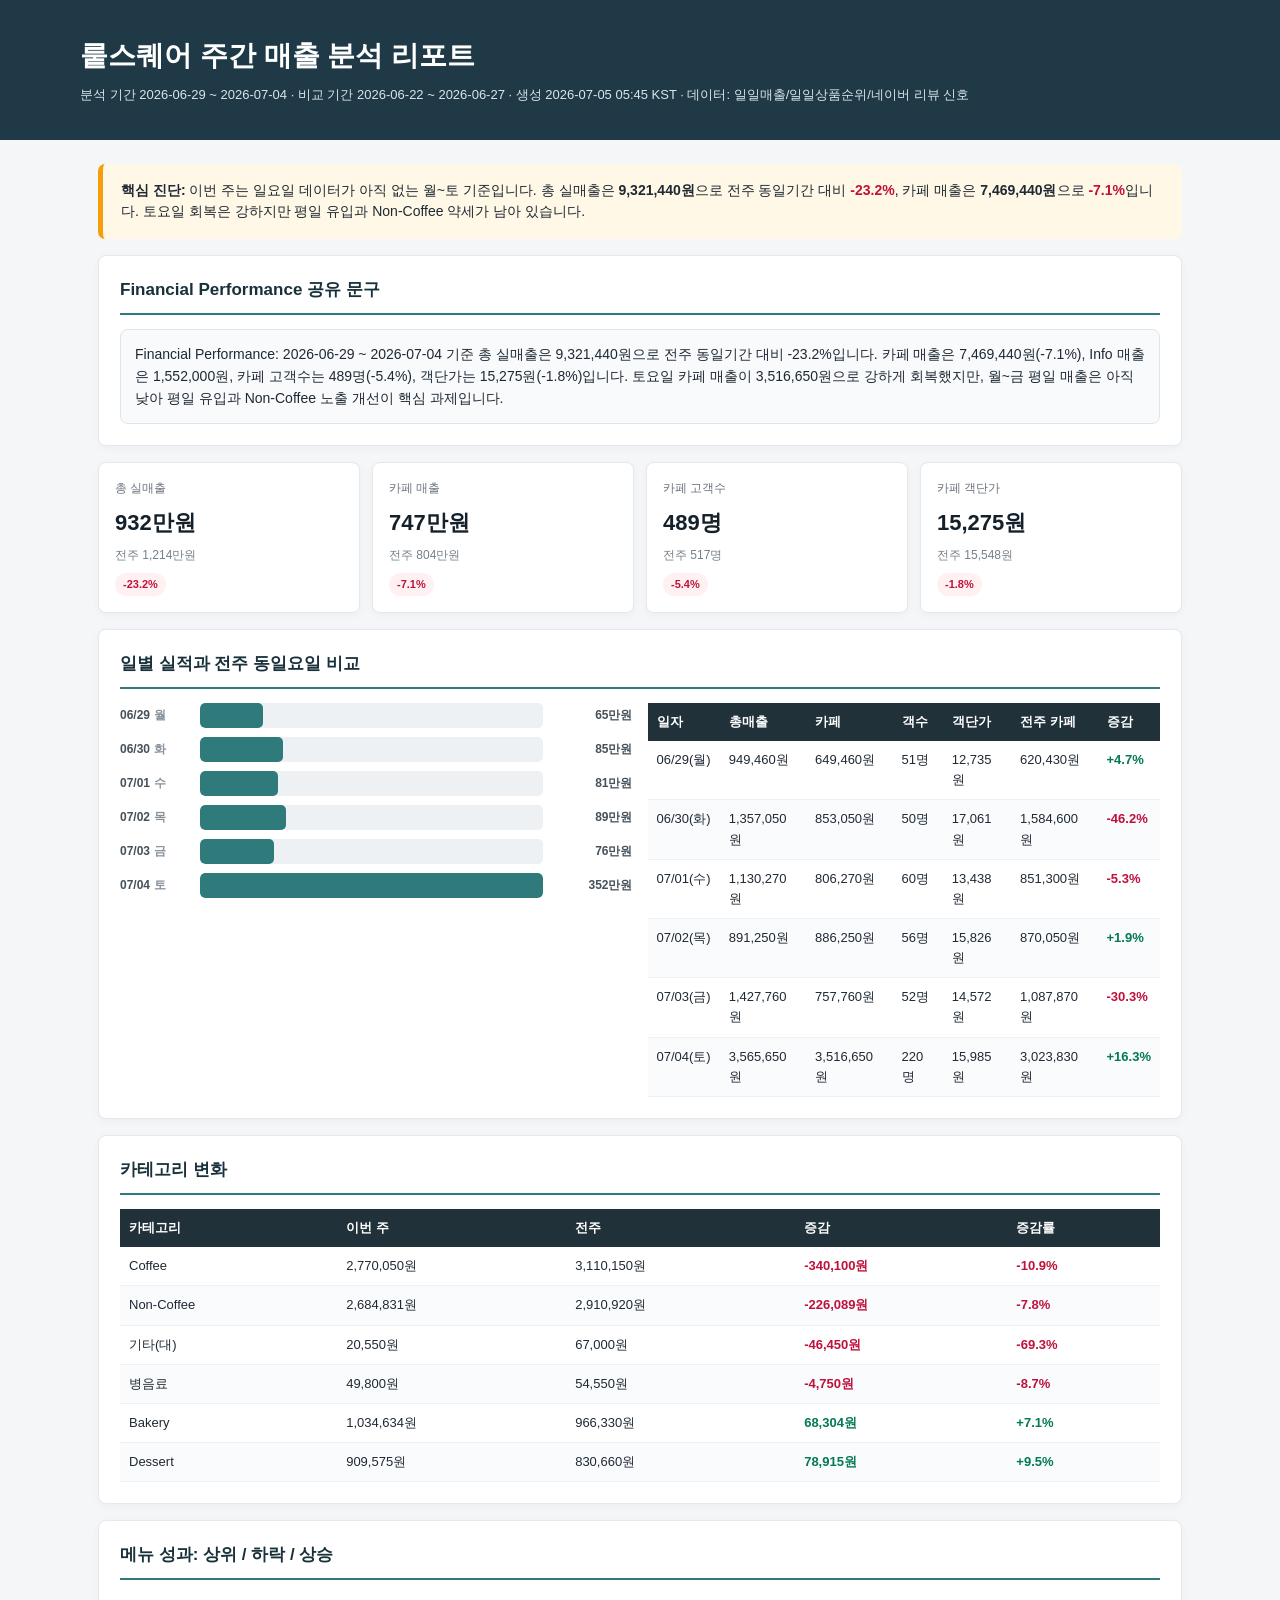
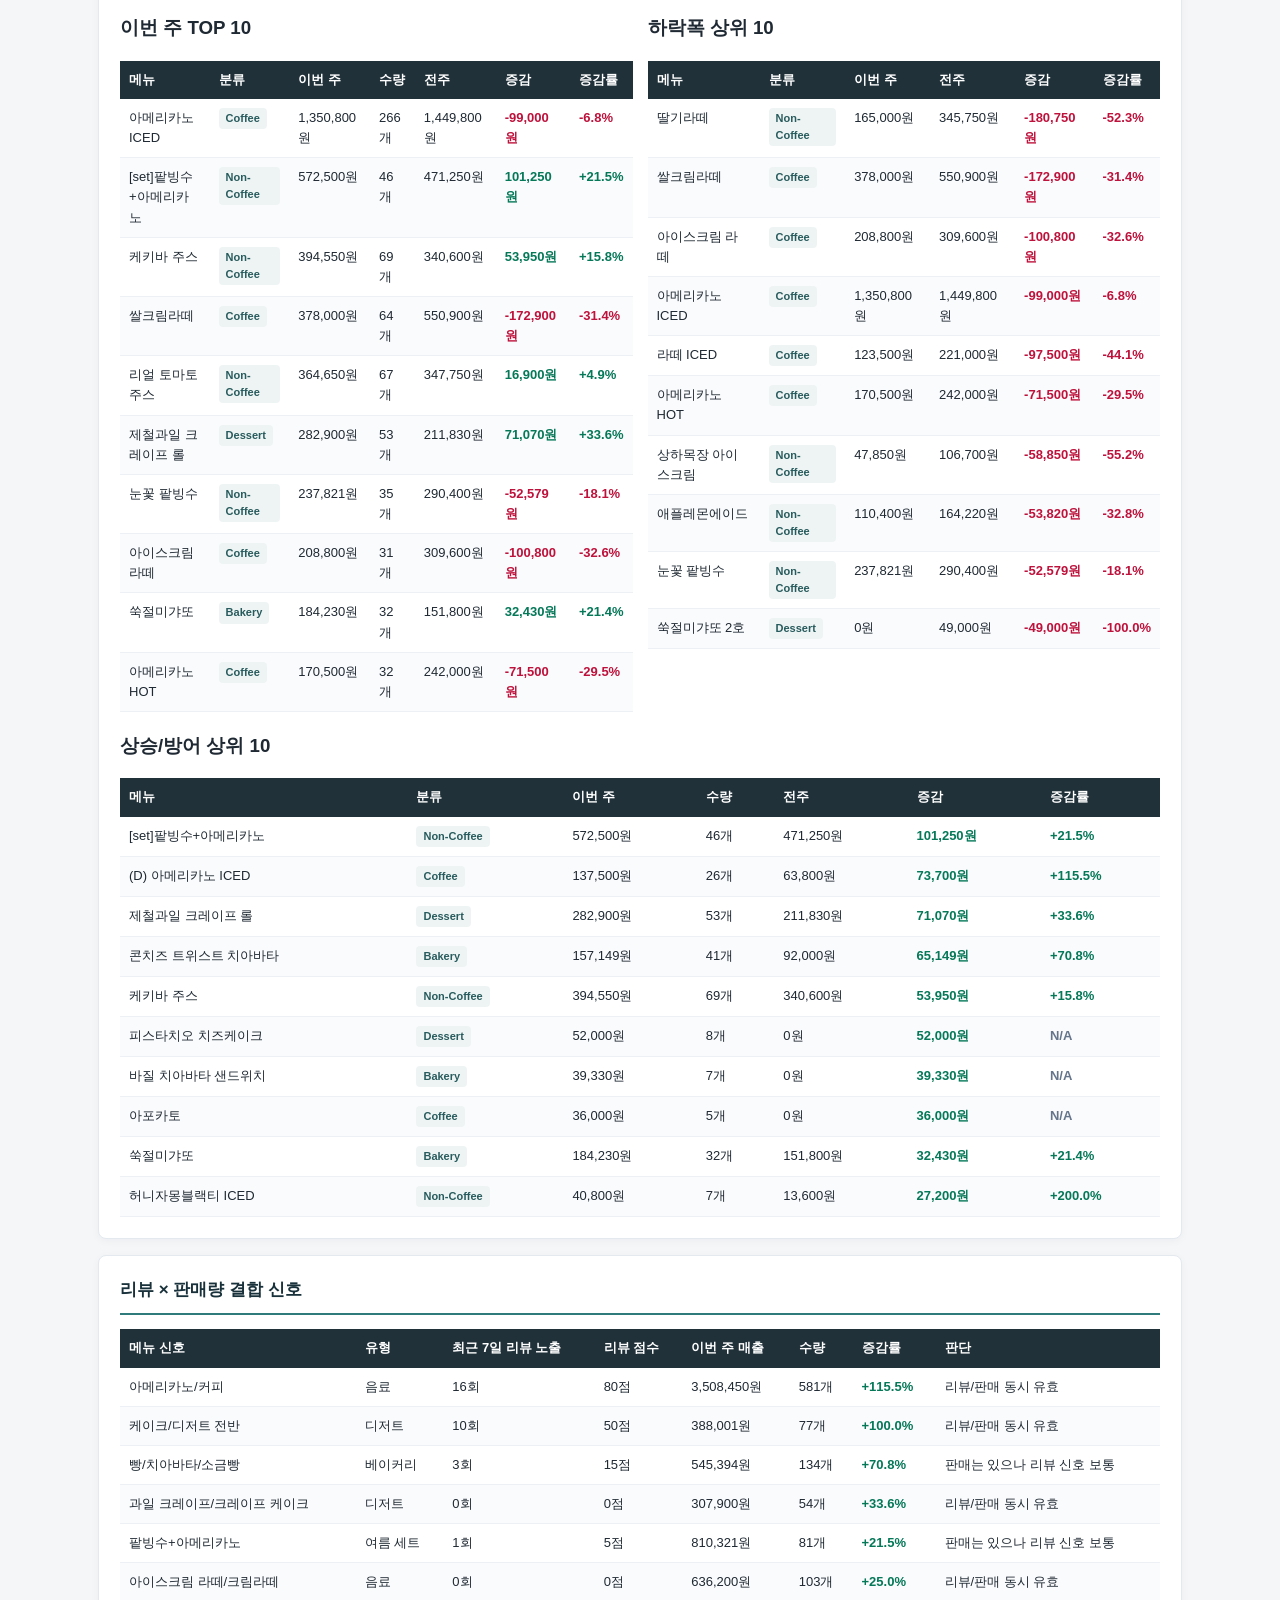
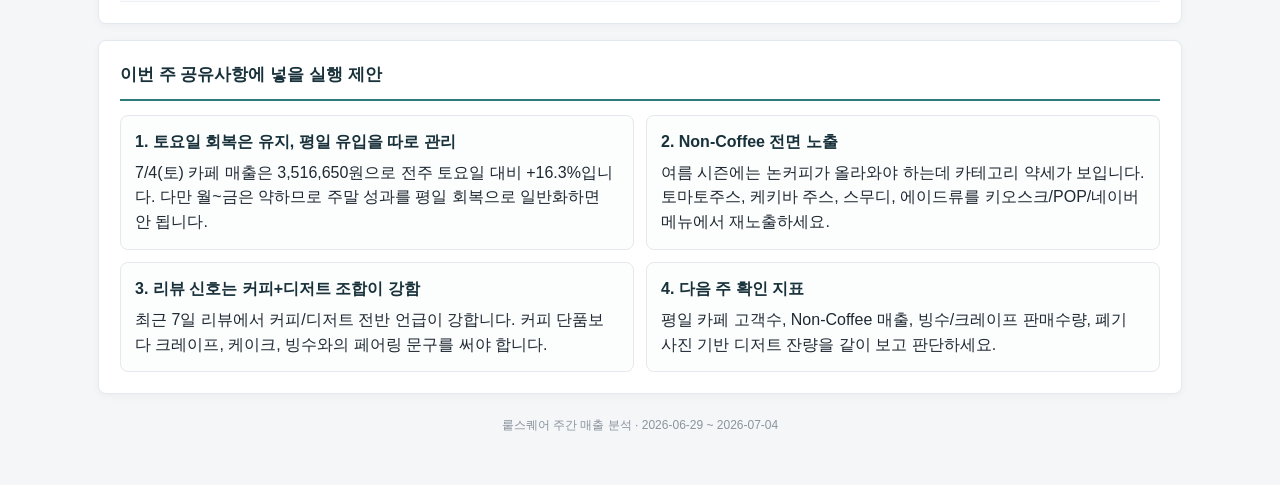
<file: reports/weekly_sales_report_20260629_20260704.html>
<!doctype html>
<html lang="ko">
<head>
<meta charset="utf-8">
<meta name="viewport" content="width=device-width, initial-scale=1">
<title>뤁스퀘어 주간 매출 분석 리포트 | 2026-06-29 ~ 2026-07-04</title>
<style>
*{box-sizing:border-box} body{margin:0;background:#f4f6f8;color:#1f2933;font-family:-apple-system,BlinkMacSystemFont,'Apple SD Gothic Neo','Noto Sans KR',Arial,sans-serif;line-height:1.55}
.hero{background:#1f3a46;color:#fff;padding:34px 24px} .wrap{max-width:1120px;margin:0 auto} h1{margin:0 0 8px;font-size:28px;letter-spacing:0} .meta{font-size:13px;color:#dbe5ea}
.content{max-width:1120px;margin:0 auto;padding:24px 18px 50px} .alert{background:#fff8e6;border-left:5px solid #f59e0b;border-radius:7px;padding:16px 18px;margin-bottom:16px;font-size:14px}
.grid{display:grid;grid-template-columns:repeat(4,1fr);gap:12px;margin-bottom:16px} .card,.section{background:#fff;border:1px solid #e4e9ef;border-radius:8px;box-shadow:0 2px 8px rgba(15,23,42,.04)}
.card{padding:16px} .label{font-size:12px;color:#6b7280;margin-bottom:8px} .value{font-size:22px;font-weight:800;color:#14212b} .sub{font-size:12px;color:#75808a;margin-top:6px}
.badge{display:inline-block;margin-top:8px;border-radius:999px;padding:3px 8px;font-size:11px;font-weight:800} .up{color:#047857;font-weight:800} .down{color:#be123c;font-weight:800} .neutral{color:#64748b;font-weight:800}
.badge.up{background:#ecfdf5} .badge.down{background:#fff1f2} .badge.neutral{background:#f1f5f9}
.section{padding:21px;margin-bottom:16px} .section h2{font-size:17px;margin:0 0 14px;padding-bottom:10px;border-bottom:2px solid #2f7a7b;color:#18313a}
.two{display:grid;grid-template-columns:1fr 1fr;gap:15px} table{width:100%;border-collapse:collapse;font-size:13px} th{background:#20313a;color:#fff;text-align:left;padding:9px} td{padding:9px;border-bottom:1px solid #edf1f5;vertical-align:top} tr:nth-child(even) td{background:#fafbfc} td span{display:inline-block;background:#eef4f4;color:#285b5d;border-radius:4px;padding:2px 7px;font-size:11px;font-weight:800}
.bar-row{display:grid;grid-template-columns:70px 1fr 80px;gap:10px;align-items:center;margin-bottom:9px} .bar-date{font-size:12px;font-weight:800;color:#46515a} .bar-date b{margin-left:4px;color:#89929c} .bar-track{height:25px;background:#edf1f4;border-radius:5px;overflow:hidden} .bar-fill{height:100%;background:#2f7a7b;border-radius:5px} .bar-value{font-size:12px;text-align:right;font-weight:800;color:#46515a}
.memo{background:#f8fafc;border:1px solid #dbe5ea;border-radius:8px;padding:14px;font-size:14px} .actions{display:grid;grid-template-columns:repeat(2,1fr);gap:12px} .action{border:1px solid #e5e9ee;border-radius:8px;padding:14px;background:#fcfdfd} .action b{display:block;margin-bottom:6px;color:#18313a} .foot{text-align:center;color:#8b949e;font-size:12px;margin-top:22px}
@media(max-width:860px){.grid,.two,.actions{grid-template-columns:1fr} h1{font-size:23px} .content{padding:18px 12px 36px} table{font-size:12px} th,td{padding:7px}}
</style>
</head>
<body>
<div class="hero"><div class="wrap"><h1>뤁스퀘어 주간 매출 분석 리포트</h1><div class="meta">분석 기간 2026-06-29 ~ 2026-07-04 · 비교 기간 2026-06-22 ~ 2026-06-27 · 생성 2026-07-05 05:45 KST · 데이터: 일일매출/일일상품순위/네이버 리뷰 신호</div></div></div>
<main class="content">
  <div class="alert"><b>핵심 진단:</b> 이번 주는 일요일 데이터가 아직 없는 월~토 기준입니다. 총 실매출은 <b>9,321,440원</b>으로 전주 동일기간 대비 <b class="down">-23.2%</b>, 카페 매출은 <b>7,469,440원</b>으로 <b class="down">-7.1%</b>입니다. 토요일 회복은 강하지만 평일 유입과 Non-Coffee 약세가 남아 있습니다.</div>

  <section class="section">
    <h2>Financial Performance 공유 문구</h2>
    <div class="memo">Financial Performance: 2026-06-29 ~ 2026-07-04 기준 총 실매출은 9,321,440원으로 전주 동일기간 대비 -23.2%입니다. 카페 매출은 7,469,440원(-7.1%), Info 매출은 1,552,000원, 카페 고객수는 489명(-5.4%), 객단가는 15,275원(-1.8%)입니다. 토요일 카페 매출이 3,516,650원으로 강하게 회복했지만, 월~금 평일 매출은 아직 낮아 평일 유입과 Non-Coffee 노출 개선이 핵심 과제입니다.</div>
  </section>

  <div class="grid">
    <div class="card"><div class="label">총 실매출</div><div class="value">932만원</div><div class="sub">전주 1,214만원</div><span class="badge down">-23.2%</span></div>
    <div class="card"><div class="label">카페 매출</div><div class="value">747만원</div><div class="sub">전주 804만원</div><span class="badge down">-7.1%</span></div>
    <div class="card"><div class="label">카페 고객수</div><div class="value">489명</div><div class="sub">전주 517명</div><span class="badge down">-5.4%</span></div>
    <div class="card"><div class="label">카페 객단가</div><div class="value">15,275원</div><div class="sub">전주 15,548원</div><span class="badge down">-1.8%</span></div>
  </div>

  <section class="section">
    <h2>일별 실적과 전주 동일요일 비교</h2>
    <div class="two">
      <div><div class="bar-row"><div class="bar-date">06/29<b>월</b></div><div class="bar-track"><div class="bar-fill" style="width:18.5%"></div></div><div class="bar-value">65만원</div></div>
<div class="bar-row"><div class="bar-date">06/30<b>화</b></div><div class="bar-track"><div class="bar-fill" style="width:24.3%"></div></div><div class="bar-value">85만원</div></div>
<div class="bar-row"><div class="bar-date">07/01<b>수</b></div><div class="bar-track"><div class="bar-fill" style="width:22.9%"></div></div><div class="bar-value">81만원</div></div>
<div class="bar-row"><div class="bar-date">07/02<b>목</b></div><div class="bar-track"><div class="bar-fill" style="width:25.2%"></div></div><div class="bar-value">89만원</div></div>
<div class="bar-row"><div class="bar-date">07/03<b>금</b></div><div class="bar-track"><div class="bar-fill" style="width:21.5%"></div></div><div class="bar-value">76만원</div></div>
<div class="bar-row"><div class="bar-date">07/04<b>토</b></div><div class="bar-track"><div class="bar-fill" style="width:100.0%"></div></div><div class="bar-value">352만원</div></div></div>
      <div>
        <table><thead><tr><th>일자</th><th>총매출</th><th>카페</th><th>객수</th><th>객단가</th><th>전주 카페</th><th>증감</th></tr></thead><tbody><tr><td class="">06/29(월)</td><td class="">949,460원</td><td class="">649,460원</td><td class="">51명</td><td class="">12,735원</td><td class="">620,430원</td><td class="up">+4.7%</td></tr>
<tr><td class="">06/30(화)</td><td class="">1,357,050원</td><td class="">853,050원</td><td class="">50명</td><td class="">17,061원</td><td class="">1,584,600원</td><td class="down">-46.2%</td></tr>
<tr><td class="">07/01(수)</td><td class="">1,130,270원</td><td class="">806,270원</td><td class="">60명</td><td class="">13,438원</td><td class="">851,300원</td><td class="down">-5.3%</td></tr>
<tr><td class="">07/02(목)</td><td class="">891,250원</td><td class="">886,250원</td><td class="">56명</td><td class="">15,826원</td><td class="">870,050원</td><td class="up">+1.9%</td></tr>
<tr><td class="">07/03(금)</td><td class="">1,427,760원</td><td class="">757,760원</td><td class="">52명</td><td class="">14,572원</td><td class="">1,087,870원</td><td class="down">-30.3%</td></tr>
<tr><td class="">07/04(토)</td><td class="">3,565,650원</td><td class="">3,516,650원</td><td class="">220명</td><td class="">15,985원</td><td class="">3,023,830원</td><td class="up">+16.3%</td></tr></tbody></table>
      </div>
    </div>
  </section>

  <section class="section">
    <h2>카테고리 변화</h2>
    <table><thead><tr><th>카테고리</th><th>이번 주</th><th>전주</th><th>증감</th><th>증감률</th></tr></thead><tbody><tr><td class="">Coffee</td><td class="">2,770,050원</td><td class="">3,110,150원</td><td class="down">-340,100원</td><td class="down">-10.9%</td></tr>
<tr><td class="">Non-Coffee</td><td class="">2,684,831원</td><td class="">2,910,920원</td><td class="down">-226,089원</td><td class="down">-7.8%</td></tr>
<tr><td class="">기타(대)</td><td class="">20,550원</td><td class="">67,000원</td><td class="down">-46,450원</td><td class="down">-69.3%</td></tr>
<tr><td class="">병음료</td><td class="">49,800원</td><td class="">54,550원</td><td class="down">-4,750원</td><td class="down">-8.7%</td></tr>
<tr><td class="">Bakery</td><td class="">1,034,634원</td><td class="">966,330원</td><td class="up">68,304원</td><td class="up">+7.1%</td></tr>
<tr><td class="">Dessert</td><td class="">909,575원</td><td class="">830,660원</td><td class="up">78,915원</td><td class="up">+9.5%</td></tr></tbody></table>
  </section>

  <section class="section">
    <h2>메뉴 성과: 상위 / 하락 / 상승</h2>
    <div class="two">
      <div><h3>이번 주 TOP 10</h3><table><thead><tr><th>메뉴</th><th>분류</th><th>이번 주</th><th>수량</th><th>전주</th><th>증감</th><th>증감률</th></tr></thead><tbody><tr><td class="">아메리카노 ICED</td><td class=""><span>Coffee</span></td><td class="">1,350,800원</td><td class="">266개</td><td class="">1,449,800원</td><td class="down">-99,000원</td><td class="down">-6.8%</td></tr>
<tr><td class="">[set]팥빙수+아메리카노</td><td class=""><span>Non-Coffee</span></td><td class="">572,500원</td><td class="">46개</td><td class="">471,250원</td><td class="up">101,250원</td><td class="up">+21.5%</td></tr>
<tr><td class="">케키바 주스</td><td class=""><span>Non-Coffee</span></td><td class="">394,550원</td><td class="">69개</td><td class="">340,600원</td><td class="up">53,950원</td><td class="up">+15.8%</td></tr>
<tr><td class="">쌀크림라떼</td><td class=""><span>Coffee</span></td><td class="">378,000원</td><td class="">64개</td><td class="">550,900원</td><td class="down">-172,900원</td><td class="down">-31.4%</td></tr>
<tr><td class="">리얼 토마토주스</td><td class=""><span>Non-Coffee</span></td><td class="">364,650원</td><td class="">67개</td><td class="">347,750원</td><td class="up">16,900원</td><td class="up">+4.9%</td></tr>
<tr><td class="">제철과일 크레이프 롤</td><td class=""><span>Dessert</span></td><td class="">282,900원</td><td class="">53개</td><td class="">211,830원</td><td class="up">71,070원</td><td class="up">+33.6%</td></tr>
<tr><td class="">눈꽃 팥빙수</td><td class=""><span>Non-Coffee</span></td><td class="">237,821원</td><td class="">35개</td><td class="">290,400원</td><td class="down">-52,579원</td><td class="down">-18.1%</td></tr>
<tr><td class="">아이스크림 라떼</td><td class=""><span>Coffee</span></td><td class="">208,800원</td><td class="">31개</td><td class="">309,600원</td><td class="down">-100,800원</td><td class="down">-32.6%</td></tr>
<tr><td class="">쑥절미갸또</td><td class=""><span>Bakery</span></td><td class="">184,230원</td><td class="">32개</td><td class="">151,800원</td><td class="up">32,430원</td><td class="up">+21.4%</td></tr>
<tr><td class="">아메리카노 HOT</td><td class=""><span>Coffee</span></td><td class="">170,500원</td><td class="">32개</td><td class="">242,000원</td><td class="down">-71,500원</td><td class="down">-29.5%</td></tr></tbody></table></div>
      <div><h3>하락폭 상위 10</h3><table><thead><tr><th>메뉴</th><th>분류</th><th>이번 주</th><th>전주</th><th>증감</th><th>증감률</th></tr></thead><tbody><tr><td class="">딸기라떼</td><td class=""><span>Non-Coffee</span></td><td class="">165,000원</td><td class="">345,750원</td><td class="down">-180,750원</td><td class="down">-52.3%</td></tr>
<tr><td class="">쌀크림라떼</td><td class=""><span>Coffee</span></td><td class="">378,000원</td><td class="">550,900원</td><td class="down">-172,900원</td><td class="down">-31.4%</td></tr>
<tr><td class="">아이스크림 라떼</td><td class=""><span>Coffee</span></td><td class="">208,800원</td><td class="">309,600원</td><td class="down">-100,800원</td><td class="down">-32.6%</td></tr>
<tr><td class="">아메리카노 ICED</td><td class=""><span>Coffee</span></td><td class="">1,350,800원</td><td class="">1,449,800원</td><td class="down">-99,000원</td><td class="down">-6.8%</td></tr>
<tr><td class="">라떼 ICED</td><td class=""><span>Coffee</span></td><td class="">123,500원</td><td class="">221,000원</td><td class="down">-97,500원</td><td class="down">-44.1%</td></tr>
<tr><td class="">아메리카노 HOT</td><td class=""><span>Coffee</span></td><td class="">170,500원</td><td class="">242,000원</td><td class="down">-71,500원</td><td class="down">-29.5%</td></tr>
<tr><td class="">상하목장 아이스크림</td><td class=""><span>Non-Coffee</span></td><td class="">47,850원</td><td class="">106,700원</td><td class="down">-58,850원</td><td class="down">-55.2%</td></tr>
<tr><td class="">애플레몬에이드</td><td class=""><span>Non-Coffee</span></td><td class="">110,400원</td><td class="">164,220원</td><td class="down">-53,820원</td><td class="down">-32.8%</td></tr>
<tr><td class="">눈꽃 팥빙수</td><td class=""><span>Non-Coffee</span></td><td class="">237,821원</td><td class="">290,400원</td><td class="down">-52,579원</td><td class="down">-18.1%</td></tr>
<tr><td class="">쑥절미갸또 2호</td><td class=""><span>Dessert</span></td><td class="">0원</td><td class="">49,000원</td><td class="down">-49,000원</td><td class="down">-100.0%</td></tr></tbody></table></div>
    </div>
    <div style="margin-top:16px"><h3>상승/방어 상위 10</h3><table><thead><tr><th>메뉴</th><th>분류</th><th>이번 주</th><th>수량</th><th>전주</th><th>증감</th><th>증감률</th></tr></thead><tbody><tr><td class="">[set]팥빙수+아메리카노</td><td class=""><span>Non-Coffee</span></td><td class="">572,500원</td><td class="">46개</td><td class="">471,250원</td><td class="up">101,250원</td><td class="up">+21.5%</td></tr>
<tr><td class="">(D) 아메리카노 ICED</td><td class=""><span>Coffee</span></td><td class="">137,500원</td><td class="">26개</td><td class="">63,800원</td><td class="up">73,700원</td><td class="up">+115.5%</td></tr>
<tr><td class="">제철과일 크레이프 롤</td><td class=""><span>Dessert</span></td><td class="">282,900원</td><td class="">53개</td><td class="">211,830원</td><td class="up">71,070원</td><td class="up">+33.6%</td></tr>
<tr><td class="">콘치즈 트위스트 치아바타</td><td class=""><span>Bakery</span></td><td class="">157,149원</td><td class="">41개</td><td class="">92,000원</td><td class="up">65,149원</td><td class="up">+70.8%</td></tr>
<tr><td class="">케키바 주스</td><td class=""><span>Non-Coffee</span></td><td class="">394,550원</td><td class="">69개</td><td class="">340,600원</td><td class="up">53,950원</td><td class="up">+15.8%</td></tr>
<tr><td class="">피스타치오 치즈케이크</td><td class=""><span>Dessert</span></td><td class="">52,000원</td><td class="">8개</td><td class="">0원</td><td class="up">52,000원</td><td class="neutral">N/A</td></tr>
<tr><td class="">바질 치아바타 샌드위치</td><td class=""><span>Bakery</span></td><td class="">39,330원</td><td class="">7개</td><td class="">0원</td><td class="up">39,330원</td><td class="neutral">N/A</td></tr>
<tr><td class="">아포카토</td><td class=""><span>Coffee</span></td><td class="">36,000원</td><td class="">5개</td><td class="">0원</td><td class="up">36,000원</td><td class="neutral">N/A</td></tr>
<tr><td class="">쑥절미갸또</td><td class=""><span>Bakery</span></td><td class="">184,230원</td><td class="">32개</td><td class="">151,800원</td><td class="up">32,430원</td><td class="up">+21.4%</td></tr>
<tr><td class="">허니자몽블랙티 ICED</td><td class=""><span>Non-Coffee</span></td><td class="">40,800원</td><td class="">7개</td><td class="">13,600원</td><td class="up">27,200원</td><td class="up">+200.0%</td></tr></tbody></table></div>
  </section>

  <section class="section">
    <h2>리뷰 × 판매량 결합 신호</h2>
    <table><thead><tr><th>메뉴 신호</th><th>유형</th><th>최근 7일 리뷰 노출</th><th>리뷰 점수</th><th>이번 주 매출</th><th>수량</th><th>증감률</th><th>판단</th></tr></thead><tbody><tr><td class="">아메리카노/커피</td><td class="">음료</td><td class="">16회</td><td class="">80점</td><td class="">3,508,450원</td><td class="">581개</td><td class="up">+115.5%</td><td class="">리뷰/판매 동시 유효</td></tr>
<tr><td class="">케이크/디저트 전반</td><td class="">디저트</td><td class="">10회</td><td class="">50점</td><td class="">388,001원</td><td class="">77개</td><td class="up">+100.0%</td><td class="">리뷰/판매 동시 유효</td></tr>
<tr><td class="">빵/치아바타/소금빵</td><td class="">베이커리</td><td class="">3회</td><td class="">15점</td><td class="">545,394원</td><td class="">134개</td><td class="up">+70.8%</td><td class="">판매는 있으나 리뷰 신호 보통</td></tr>
<tr><td class="">과일 크레이프/크레이프 케이크</td><td class="">디저트</td><td class="">0회</td><td class="">0점</td><td class="">307,900원</td><td class="">54개</td><td class="up">+33.6%</td><td class="">리뷰/판매 동시 유효</td></tr>
<tr><td class="">팥빙수+아메리카노</td><td class="">여름 세트</td><td class="">1회</td><td class="">5점</td><td class="">810,321원</td><td class="">81개</td><td class="up">+21.5%</td><td class="">판매는 있으나 리뷰 신호 보통</td></tr>
<tr><td class="">아이스크림 라떼/크림라떼</td><td class="">음료</td><td class="">0회</td><td class="">0점</td><td class="">636,200원</td><td class="">103개</td><td class="up">+25.0%</td><td class="">리뷰/판매 동시 유효</td></tr></tbody></table>
  </section>

  <section class="section">
    <h2>이번 주 공유사항에 넣을 실행 제안</h2>
    <div class="actions">
      <div class="action"><b>1. 토요일 회복은 유지, 평일 유입을 따로 관리</b>7/4(토) 카페 매출은 3,516,650원으로 전주 토요일 대비 +16.3%입니다. 다만 월~금은 약하므로 주말 성과를 평일 회복으로 일반화하면 안 됩니다.</div>
      <div class="action"><b>2. Non-Coffee 전면 노출</b>여름 시즌에는 논커피가 올라와야 하는데 카테고리 약세가 보입니다. 토마토주스, 케키바 주스, 스무디, 에이드류를 키오스크/POP/네이버 메뉴에서 재노출하세요.</div>
      <div class="action"><b>3. 리뷰 신호는 커피+디저트 조합이 강함</b>최근 7일 리뷰에서 커피/디저트 전반 언급이 강합니다. 커피 단품보다 크레이프, 케이크, 빙수와의 페어링 문구를 써야 합니다.</div>
      <div class="action"><b>4. 다음 주 확인 지표</b>평일 카페 고객수, Non-Coffee 매출, 빙수/크레이프 판매수량, 폐기 사진 기반 디저트 잔량을 같이 보고 판단하세요.</div>
    </div>
  </section>

  <div class="foot">뤁스퀘어 주간 매출 분석 · 2026-06-29 ~ 2026-07-04</div>
</main>
</body>
</html>
</file>
<file: styles.css>
:root {
  --bg: #f6f4ef;
  --panel: #fffdf8;
  --ink: #20201d;
  --muted: #747064;
  --line: #ddd6c8;
  --green: #526c45;
  --green-strong: #34482d;
  --rust: #a95d3f;
  --blue: #3e6f8f;
  --shadow: 0 14px 36px rgba(35, 31, 24, 0.08);
  --sidebar-h: 64px;
}

* {
  box-sizing: border-box;
}

body {
  margin: 0;
  background: var(--bg);
  color: var(--ink);
  font-family: -apple-system, BlinkMacSystemFont, "Segoe UI", sans-serif;
  overflow-x: hidden;
}

button,
input {
  font: inherit;
}

.topbar {
  align-items: center;
  background: #24311f;
  color: #fffdf8;
  display: flex;
  justify-content: space-between;
  min-height: 104px;
  padding: 24px clamp(18px, 5vw, 56px);
}

.eyebrow {
  color: #d7c9aa;
  font-size: 12px;
  font-weight: 800;
  margin: 0 0 8px;
}

h1,
h2,
h3,
p {
  margin-top: 0;
}

h1 {
  font-size: clamp(26px, 4vw, 42px);
  line-height: 1.12;
  margin-bottom: 0;
}

.status-pill {
  border: 1px solid rgba(255, 253, 248, 0.34);
  border-radius: 999px;
  color: #efe7d5;
  font-size: 14px;
  padding: 8px 12px;
  white-space: nowrap;
}

.app-shell {
  display: grid;
  grid-template-columns: 260px minmax(0, 1fr);
  min-height: calc(100vh - 104px);
}

.sidebar {
  border-right: 1px solid var(--line);
  padding: 20px;
}

.category {
  align-items: center;
  background: transparent;
  border: 0;
  border-radius: 8px;
  color: var(--ink);
  cursor: pointer;
  display: flex;
  justify-content: space-between;
  margin-bottom: 6px;
  padding: 12px 14px;
  text-align: left;
  width: 100%;
}

.category:hover,
.category.is-active {
  background: #e7dfcf;
}

.category strong {
  color: var(--muted);
  font-size: 13px;
}

.workspace {
  min-width: 0;
  padding: 24px clamp(18px, 4vw, 42px) 40px;
}

.notice-panel {
  align-items: flex-start;
  background: #2f3d29;
  border-radius: 8px;
  box-shadow: var(--shadow);
  color: #fffdf8;
  display: grid;
  gap: 18px;
  grid-template-columns: 190px minmax(0, 1fr);
  margin-bottom: 16px;
  padding: 20px;
  position: relative;
}

.notice-label {
  color: #d7c9aa;
  font-size: 12px;
  font-weight: 800;
  margin-bottom: 6px;
}

.notice-panel h2,
.notice-card h3 {
  font-size: 22px;
  margin-bottom: 0;
}

.notice-content {
  display: grid;
  gap: 14px;
}

.must-checks {
  display: grid;
  gap: 8px;
  grid-template-columns: repeat(2, minmax(0, 1fr));
}

.must-checks label {
  align-items: flex-start;
  background: rgba(255, 253, 248, 0.1);
  border: 1px solid rgba(255, 253, 248, 0.16);
  border-radius: 8px;
  display: grid;
  gap: 9px;
  grid-template-columns: 18px 1fr;
  line-height: 1.5;
  padding: 11px 12px;
}

.must-checks input {
  margin-top: 4px;
}

.notice-groups {
  display: grid;
  gap: 10px;
  grid-template-columns: repeat(3, minmax(0, 1fr));
}

.notice-groups[hidden],
.notice-expand-toggle[hidden] {
  display: none;
}

.notice-expand-toggle {
  align-self: flex-start;
  background: rgba(255, 253, 248, 0.12);
  border: 1px solid rgba(255, 253, 248, 0.24);
  border-radius: 999px;
  color: #fffdf8;
  cursor: pointer;
  font: inherit;
  font-size: 13px;
  font-weight: 900;
  justify-self: flex-start;
  padding: 8px 12px;
}

.notice-expand-toggle:hover {
  background: rgba(255, 253, 248, 0.18);
}

.notice-card {
  background: rgba(255, 253, 248, 0.08);
  border: 1px solid rgba(255, 253, 248, 0.14);
  border-radius: 8px;
  padding: 13px;
}

.notice-card-head {
  align-items: center;
  display: flex;
  gap: 8px;
  margin-bottom: 9px;
}

.notice-card-head span {
  background: #d7c9aa;
  border-radius: 999px;
  color: #24311f;
  font-size: 12px;
  font-weight: 800;
  padding: 4px 8px;
}

.notice-card h3 {
  font-size: 16px;
}

.notice-card ul {
  display: grid;
  gap: 6px;
  line-height: 1.45;
  margin: 0;
  padding-left: 18px;
}

.notice-manage-link {
  background: rgba(255, 253, 248, 0.12);
  border: 1px solid rgba(255, 253, 248, 0.18);
  border-radius: 999px;
  color: #fffdf8;
  font-size: 12px;
  font-weight: 800;
  padding: 7px 10px;
  position: absolute;
  right: 16px;
  text-decoration: none;
  top: 16px;
}

.notice-photo-card {
  display: grid;
  gap: 10px;
}

.notice-photo-link {
  background: transparent;
  border: 0;
  color: inherit;
  cursor: pointer;
  display: block;
  font: inherit;
  padding: 0;
  text-align: left;
  width: 100%;
}

.notice-photo-link img {
  aspect-ratio: 16 / 10;
  border: 1px solid rgba(255, 253, 248, 0.18);
  border-radius: 8px;
  display: block;
  object-fit: cover;
  width: 100%;
}

.notice-photo-link span {
  background: rgba(255, 253, 248, 0.12);
  border: 1px solid rgba(255, 253, 248, 0.18);
  border-radius: 999px;
  color: #fffdf8;
  display: inline-flex;
  font-size: 12px;
  font-weight: 800;
  margin-top: 8px;
  padding: 6px 9px;
}

.notice-photo-dialog {
  background: transparent;
  border: 0;
  max-width: min(920px, calc(100vw - 28px));
  padding: 0;
  width: max-content;
}

.notice-photo-dialog::backdrop {
  background: rgba(21, 26, 18, 0.72);
}

.notice-photo-dialog-card {
  background: #fffdf8;
  border-radius: 8px;
  box-shadow: 0 22px 70px rgba(0, 0, 0, 0.34);
  color: #23231f;
  display: grid;
  gap: 12px;
  max-height: calc(100vh - 32px);
  overflow: auto;
  padding: 14px;
}

.notice-photo-dialog-head {
  align-items: center;
  display: flex;
  gap: 14px;
  justify-content: space-between;
}

.notice-photo-dialog-head strong {
  font-size: 17px;
}

.notice-photo-dialog-head button {
  align-items: center;
  background: #2f3d29;
  border: 0;
  border-radius: 999px;
  color: #fffdf8;
  cursor: pointer;
  display: inline-flex;
  font-size: 24px;
  font-weight: 700;
  height: 38px;
  justify-content: center;
  line-height: 1;
  width: 38px;
}

.notice-photo-dialog-card img {
  border-radius: 8px;
  display: block;
  max-height: calc(100vh - 150px);
  max-width: min(860px, calc(100vw - 56px));
  object-fit: contain;
  width: auto;
}

.notice-photo-dialog-card a {
  color: #2f3d29;
  font-size: 14px;
  font-weight: 800;
}

.daily-check-panel,
.inventory-check-panel {
  background: var(--panel);
  border: 1px solid var(--line);
  border-radius: 8px;
  box-shadow: var(--shadow);
  display: grid;
  gap: 16px;
  margin-bottom: 16px;
  padding: 18px;
}

.daily-check-head {
  align-items: center;
  display: flex;
  gap: 14px;
  justify-content: space-between;
}

.daily-check-head h2 {
  color: var(--green-strong);
  font-size: 21px;
  margin-bottom: 0;
}

.daily-check-tabs {
  background: #f1eadf;
  border-radius: 999px;
  display: flex;
  gap: 4px;
  padding: 4px;
}

.daily-check-tabs button {
  background: transparent;
  border: 0;
  border-radius: 999px;
  color: var(--green-strong);
  cursor: pointer;
  font-weight: 800;
  padding: 8px 12px;
}

.daily-check-tabs button.is-active {
  background: #fffdf8;
  box-shadow: 0 2px 8px rgba(35, 31, 24, 0.08);
}

.inventory-collapse-toggle {
  background: var(--green-strong);
  border: 0;
  border-radius: 999px;
  color: #fffdf8;
  cursor: pointer;
  font: inherit;
  font-size: 13px;
  font-weight: 900;
  min-height: 38px;
  padding: 0 14px;
  white-space: nowrap;
}

.inventory-collapse-toggle[aria-expanded="true"] {
  background: #e8ddca;
  color: var(--green-strong);
}

.daily-manage-link {
  align-self: flex-start;
  background: #edf1e7;
  border-radius: 999px;
  color: var(--green-strong);
  font-size: 13px;
  font-weight: 900;
  justify-self: flex-start;
  padding: 7px 10px;
  text-decoration: none;
}

.daily-manage-link:hover {
  background: #e3ebda;
}

.daily-check-form {
  display: grid;
  gap: 12px;
}

.inventory-check-form {
  display: grid;
  gap: 12px;
}

.inventory-check-form[hidden] {
  display: none;
}

.daily-name-field,
.daily-note-field {
  display: grid;
  gap: 8px;
}

.daily-name-field span,
.daily-note-field span {
  color: var(--muted);
  font-size: 13px;
  font-weight: 800;
}

.daily-name-field input,
.daily-note-field textarea {
  background: #fff;
  border: 1px solid var(--line);
  border-radius: 8px;
  color: var(--ink);
  padding: 12px;
  width: 100%;
}

.daily-note-field textarea {
  line-height: 1.5;
  resize: vertical;
}

.daily-check-items {
  display: grid;
  gap: 8px;
  grid-template-columns: repeat(2, minmax(0, 1fr));
}

.daily-check-items label {
  align-items: flex-start;
  background: #fff;
  border: 1px solid var(--line);
  border-radius: 8px;
  display: grid;
  gap: 10px;
  grid-template-columns: 22px 1fr;
  line-height: 1.5;
  padding: 12px;
}

.daily-check-items label.is-important {
  border-color: rgba(169, 93, 63, 0.42);
}

.daily-check-items input {
  margin-top: 4px;
}

.daily-check-items em {
  background: #f8eee7;
  border-radius: 999px;
  color: #8a432d;
  display: inline-block;
  font-size: 12px;
  font-style: normal;
  font-weight: 900;
  margin-right: 6px;
  padding: 3px 7px;
}

.daily-check-items b {
  background: #edf1e7;
  border-radius: 999px;
  color: var(--green-strong);
  display: inline-block;
  font-size: 12px;
  margin-right: 6px;
  padding: 3px 7px;
}

.daily-check-actions {
  align-items: center;
  display: flex;
  gap: 14px;
  justify-content: space-between;
}

.daily-check-actions p {
  color: var(--muted);
  line-height: 1.45;
  margin-bottom: 0;
}

.daily-check-actions p[data-tone="success"] {
  color: var(--green-strong);
  font-weight: 800;
}

.daily-check-actions p[data-tone="error"] {
  color: #9d2f22;
  font-weight: 800;
}

.daily-check-actions p[data-tone="warning"] {
  color: #8a5a16;
  font-weight: 800;
}

.daily-check-actions button {
  background: var(--green-strong);
  border: 0;
  border-radius: 8px;
  color: #fffdf8;
  cursor: pointer;
  font-weight: 900;
  min-height: 44px;
  padding: 0 18px;
  white-space: nowrap;
}

.daily-check-actions button:disabled {
  background: #bdb6aa;
  cursor: not-allowed;
}

.inventory-items {
  display: grid;
  gap: 10px;
  grid-template-columns: repeat(2, minmax(0, 1fr));
}

.inventory-item {
  background: #fff;
  border: 1px solid var(--line);
  border-radius: 8px;
  display: grid;
  gap: 10px;
  padding: 12px;
}

.inventory-item[data-status="low"] {
  border-color: rgba(157, 47, 34, 0.48);
  box-shadow: inset 4px 0 0 rgba(157, 47, 34, 0.72);
}

.inventory-item[data-status="watch"] {
  border-color: rgba(138, 90, 22, 0.42);
  box-shadow: inset 4px 0 0 rgba(138, 90, 22, 0.54);
}

.inventory-item[data-status="empty"] {
  border-color: rgba(114, 107, 95, 0.24);
}

.inventory-item-head {
  align-items: flex-start;
  display: flex;
  gap: 10px;
  justify-content: space-between;
}

.inventory-item-head strong {
  color: var(--ink);
  display: block;
  font-size: 17px;
}

.inventory-item-head span {
  color: var(--muted);
  display: block;
  font-size: 12px;
  line-height: 1.45;
  margin-top: 3px;
}

.inventory-item-head em {
  background: #edf1e7;
  border-radius: 999px;
  color: var(--green-strong);
  flex: 0 0 auto;
  font-size: 12px;
  font-style: normal;
  font-weight: 900;
  padding: 5px 8px;
}

.inventory-item[data-status="low"] .inventory-item-head em {
  background: #f8eee7;
  color: #9d2f22;
}

.inventory-item[data-status="watch"] .inventory-item-head em {
  background: #f8efd9;
  color: #8a5a16;
}

.inventory-item[data-status="empty"] .inventory-item-head em {
  background: #f1eee7;
  color: var(--muted);
}

.inventory-item label {
  align-items: center;
  display: grid;
  gap: 8px;
  grid-template-columns: auto minmax(0, 1fr) auto;
}

.inventory-item label span,
.inventory-item small {
  color: var(--muted);
  font-size: 12px;
  font-weight: 800;
}

.inventory-item input {
  background: #fffdf8;
  border: 1px solid var(--line);
  border-radius: 8px;
  color: var(--ink);
  min-height: 40px;
  padding: 9px 10px;
  width: 100%;
}

.search-panel {
  background: var(--panel);
  border: 1px solid var(--line);
  border-radius: 8px;
  box-shadow: var(--shadow);
  display: grid;
  gap: 10px;
  margin-bottom: 16px;
  padding: 18px;
}

.search-panel label {
  color: var(--muted);
  font-size: 13px;
  font-weight: 800;
}

.search-panel input {
  background: #fff;
  border: 1px solid var(--line);
  border-radius: 8px;
  color: var(--ink);
  min-height: 48px;
  padding: 0 14px;
  width: 100%;
}

.quick-links {
  display: flex;
  flex-wrap: wrap;
  gap: 8px;
  margin-bottom: 20px;
}

.quick-links button {
  background: #ffffff;
  border: 1px solid var(--line);
  border-radius: 999px;
  color: var(--green-strong);
  cursor: pointer;
  font-weight: 700;
  padding: 9px 13px;
}

.content-grid {
  display: grid;
  gap: 18px;
  grid-template-columns: minmax(260px, 380px) minmax(0, 1fr);
  min-width: 0;
}

.article-list,
.article-detail {
  background: var(--panel);
  border: 1px solid var(--line);
  border-radius: 8px;
  box-shadow: var(--shadow);
  min-width: 0;
}

.article-list {
  min-height: 520px;
  padding: 16px;
}

.section-heading {
  align-items: center;
  display: flex;
  justify-content: space-between;
  margin-bottom: 12px;
}

.section-heading h2 {
  font-size: 18px;
  margin-bottom: 0;
}

.section-heading span {
  color: var(--muted);
  font-size: 13px;
}

.article-card {
  background: #fff;
  border: 1px solid var(--line);
  border-radius: 8px;
  cursor: pointer;
  margin-bottom: 10px;
  padding: 14px;
  width: 100%;
}

.article-card:hover,
.article-card.is-active {
  border-color: var(--green);
  box-shadow: 0 8px 18px rgba(82, 108, 69, 0.12);
}

.article-card h3 {
  font-size: 16px;
  line-height: 1.35;
  margin-bottom: 7px;
}

.article-card p {
  color: var(--muted);
  font-size: 14px;
  line-height: 1.45;
  margin-bottom: 10px;
}

.article-list-toggle {
  background: #edf1e7;
  border: 1px solid rgba(82, 108, 69, 0.18);
  border-radius: 999px;
  color: var(--green-strong);
  cursor: pointer;
  display: block;
  font-size: 14px;
  font-weight: 800;
  margin: 14px auto 2px;
  padding: 12px 18px;
  transition: 0.2s ease;
  width: min(100%, 260px);
}

.article-list-toggle:hover {
  background: #e3ebdc;
  border-color: var(--green);
}

.tag-row {
  display: flex;
  flex-wrap: wrap;
  gap: 6px;
}

.tag {
  background: #edf1e7;
  border-radius: 999px;
  color: var(--green-strong);
  font-size: 12px;
  font-weight: 700;
  padding: 5px 8px;
}

.article-detail {
  min-height: 520px;
  padding: clamp(20px, 3vw, 34px);
}

.article-detail h2 {
  font-size: clamp(24px, 3vw, 34px);
  line-height: 1.2;
  margin-bottom: 8px;
}

.summary {
  color: var(--muted);
  font-size: 16px;
  line-height: 1.6;
  margin-bottom: 20px;
}

.meta-bar {
  border-bottom: 1px solid var(--line);
  display: flex;
  flex-wrap: wrap;
  gap: 8px;
  margin-bottom: 22px;
  padding-bottom: 18px;
}

.meta-bar span {
  background: #f1eadf;
  border-radius: 999px;
  color: #6d5b45;
  font-size: 13px;
  font-weight: 700;
  padding: 7px 10px;
}

.manual-section {
  margin-bottom: 24px;
  max-width: 100%;
  min-width: 0;
}

.manual-section h3 {
  color: var(--green-strong);
  font-size: 18px;
  margin-bottom: 10px;
}

.steps {
  counter-reset: step;
  display: grid;
  gap: 8px;
  list-style: none;
  padding-left: 0;
}

.steps li {
  align-items: flex-start;
  background: #fff;
  border: 1px solid var(--line);
  border-radius: 8px;
  display: grid;
  gap: 10px;
  grid-template-columns: 34px 1fr;
  line-height: 1.55;
  padding: 12px;
}

.steps li::before {
  align-items: center;
  background: var(--green);
  border-radius: 50%;
  color: #fff;
  content: counter(step);
  counter-increment: step;
  display: inline-flex;
  font-size: 13px;
  font-weight: 800;
  height: 28px;
  justify-content: center;
  width: 28px;
}

.checklist {
  display: grid;
  gap: 8px;
}

.checklist label {
  align-items: flex-start;
  background: #fff;
  border: 1px solid var(--line);
  border-radius: 8px;
  display: grid;
  gap: 10px;
  grid-template-columns: 22px 1fr;
  line-height: 1.5;
  padding: 12px;
}

.manual-photo-grid {
  display: grid;
  gap: 12px;
  grid-template-columns: repeat(auto-fit, minmax(220px, 1fr));
}

.manual-photo-card {
  background: #fff;
  border: 1px solid var(--line);
  border-radius: 8px;
  color: inherit;
  cursor: pointer;
  display: grid;
  font: inherit;
  gap: 10px;
  padding: 12px;
  text-align: left;
}

.manual-photo-card:hover {
  border-color: var(--green);
}

.manual-photo-card img {
  aspect-ratio: 4 / 3;
  border-radius: 6px;
  display: block;
  object-fit: contain;
  width: 100%;
}

.manual-photo-card strong {
  color: var(--green-strong);
  font-size: 16px;
}

.manual-photo-card span {
  color: #746f66;
  font-size: 14px;
  line-height: 1.45;
}

.manual-links {
  display: flex;
  flex-wrap: wrap;
  gap: 8px;
}

.manual-links a {
  background: #eef4e8;
  border: 1px solid #dce8d2;
  border-radius: 999px;
  color: var(--green-strong);
  font-size: 14px;
  font-weight: 800;
  padding: 8px 12px;
  text-decoration: none;
}

.manual-links a:hover {
  border-color: var(--green);
}

.note {
  background: #f8eee7;
  border-left: 4px solid var(--rust);
  border-radius: 8px;
  color: #6d3c2c;
  line-height: 1.55;
  padding: 14px 16px;
}

.history-list {
  display: grid;
  gap: 10px;
}

.history-entry {
  background: #fffdf8;
  border: 1px solid var(--line);
  border-radius: 8px;
  overflow: hidden;
}

.history-entry summary {
  align-items: center;
  cursor: pointer;
  display: flex;
  gap: 12px;
  justify-content: space-between;
  list-style: none;
  padding: 14px 16px;
}

.history-entry summary::-webkit-details-marker {
  display: none;
}

.history-entry summary::after {
  color: var(--green);
  content: "열기";
  flex: 0 0 auto;
  font-size: 13px;
  font-weight: 800;
}

.history-entry[open] summary::after {
  content: "닫기";
}

.history-entry summary span {
  color: var(--muted);
  flex: 0 0 auto;
  font-size: 13px;
  font-weight: 800;
}

.history-entry summary strong {
  color: var(--ink);
  flex: 1;
  font-size: 16px;
  min-width: 0;
}

.history-body {
  border-top: 1px solid var(--line);
  color: var(--ink);
  line-height: 1.6;
  padding: 14px 16px 16px;
}

.history-body p {
  margin: 0 0 10px;
}

.history-source {
  color: var(--muted);
  font-size: 13px;
  font-weight: 800;
}

.history-body ul {
  display: grid;
  gap: 8px;
  margin: 0;
  padding-left: 20px;
}

.schedule-hero {
  align-items: flex-start;
  background: #2f3d29;
  border-radius: 8px;
  color: #fffdf8;
  display: flex;
  gap: 18px;
  justify-content: space-between;
  margin-bottom: 18px;
  max-width: 100%;
  min-width: 0;
  padding: 20px;
}

.schedule-hero > div {
  min-width: 0;
}

.schedule-hero h2 {
  margin-bottom: 8px;
}

.schedule-hero p {
  color: #efe7d5;
  line-height: 1.55;
  margin-bottom: 0;
}

.schedule-label {
  color: #d7c9aa;
  font-size: 12px;
  font-weight: 800;
  margin-bottom: 6px;
}

.schedule-date {
  background: rgba(255, 253, 248, 0.1);
  border: 1px solid rgba(255, 253, 248, 0.16);
  border-radius: 8px;
  display: grid;
  gap: 6px;
  min-width: 180px;
  padding: 12px;
}

.schedule-date span {
  color: #d7c9aa;
  font-size: 12px;
  font-weight: 800;
}

.schedule-date strong {
  font-size: 17px;
}

.schedule-summary {
  display: grid;
  gap: 10px;
  grid-template-columns: repeat(3, minmax(0, 1fr));
  margin-bottom: 24px;
  min-width: 0;
}

.schedule-summary-card {
  background: #fff;
  border: 1px solid var(--line);
  border-radius: 8px;
  min-width: 0;
  padding: 14px;
}

.schedule-summary-card > span {
  color: var(--muted);
  display: block;
  font-size: 12px;
  font-weight: 800;
  margin-bottom: 8px;
}

.schedule-summary-card strong {
  display: block;
  font-size: 18px;
  line-height: 1.35;
  margin-bottom: 10px;
  overflow-wrap: anywhere;
}

.schedule-summary-card div {
  display: flex;
  flex-wrap: wrap;
  gap: 6px;
}

.schedule-summary-card em,
.week-strip em {
  background: #edf1e7;
  border-radius: 999px;
  color: var(--green-strong);
  font-size: 12px;
  font-style: normal;
  font-weight: 700;
  padding: 5px 8px;
}

.schedule-timeline {
  display: grid;
  gap: 10px;
  min-width: 0;
}

.schedule-block {
  background: #fff;
  border: 1px solid var(--line);
  border-radius: 8px;
  display: grid;
  gap: 14px;
  grid-template-columns: 130px minmax(0, 1fr);
  min-width: 0;
  padding: 14px;
}

.schedule-time {
  display: grid;
  gap: 6px;
}

.schedule-time strong {
  color: var(--green-strong);
  font-size: 16px;
}

.schedule-time span {
  color: var(--muted);
  font-size: 13px;
  font-weight: 700;
}

.schedule-teams {
  display: grid;
  gap: 8px;
  grid-template-columns: repeat(3, minmax(0, 1fr));
  min-width: 0;
}

.schedule-teams div {
  background: #faf7f0;
  border-radius: 8px;
  min-width: 0;
  padding: 10px;
}

.schedule-teams b {
  color: var(--muted);
  display: block;
  font-size: 12px;
  margin-bottom: 5px;
}

.schedule-teams p {
  line-height: 1.45;
  margin-bottom: 0;
  overflow-wrap: anywhere;
}

.manual-section-head {
  align-items: flex-start;
  display: flex;
  gap: 12px;
  justify-content: space-between;
  margin-bottom: 12px;
}

.manual-section-head h3 {
  margin-bottom: 5px;
}

.manual-section-head p {
  color: var(--muted);
  font-size: 14px;
  line-height: 1.45;
  margin-bottom: 0;
}

.manual-section-actions {
  display: flex;
  flex: 0 0 auto;
  flex-wrap: wrap;
  gap: 8px;
  justify-content: flex-end;
}

.manual-section-actions a,
.manual-section-actions button {
  background: #edf1e7;
  border: 0;
  border-radius: 999px;
  color: var(--green-strong);
  cursor: pointer;
  font-size: 13px;
  font-weight: 800;
  padding: 8px 12px;
  text-decoration: none;
}

.experience-calendar-section {
  margin-bottom: 24px;
}

.experience-calendar-list {
  display: grid;
  gap: 10px;
}

.experience-calendar-list.is-empty {
  background: #fff;
  border: 1px solid var(--line);
  border-radius: 8px;
  padding: 16px;
}

.experience-calendar-message {
  color: var(--muted);
  line-height: 1.55;
  margin-bottom: 0;
}

.experience-calendar-card {
  background: #fff;
  border: 1px solid var(--line);
  border-radius: 8px;
  display: grid;
  gap: 12px;
  grid-template-columns: 92px minmax(0, 1fr);
  padding: 14px;
}

.experience-calendar-card > div:first-child {
  display: grid;
  gap: 4px;
}

.experience-calendar-card span {
  color: var(--green-strong);
  font-size: 14px;
  font-weight: 900;
}

.experience-calendar-card strong {
  color: var(--muted);
  font-size: 13px;
}

.experience-calendar-card h4 {
  font-size: 16px;
  line-height: 1.4;
  margin: 0 0 5px;
}

.experience-calendar-card p {
  color: var(--muted);
  font-size: 14px;
  line-height: 1.45;
  margin-bottom: 4px;
}

.experience-calendar-toggle {
  align-items: center;
  background: #f3efe6;
  border: 1px solid var(--line);
  border-radius: 999px;
  color: var(--green-strong);
  cursor: pointer;
  display: inline-flex;
  font-size: 14px;
  font-weight: 900;
  justify-content: center;
  margin-top: 12px;
  padding: 10px 14px;
}

.week-strip {
  display: grid;
  gap: 8px;
  grid-template-columns: repeat(7, minmax(0, 1fr));
  max-width: 100%;
  min-width: 0;
}

.week-strip button {
  background: #fff;
  border: 1px solid var(--line);
  border-radius: 8px;
  color: var(--ink);
  display: grid;
  gap: 5px;
  min-height: 116px;
  min-width: 0;
  padding: 12px;
  text-align: left;
}

.week-strip button.is-today {
  border-color: var(--green);
  box-shadow: 0 8px 18px rgba(82, 108, 69, 0.12);
}

.week-strip span {
  color: var(--muted);
  font-size: 12px;
  font-weight: 800;
}

.week-strip strong {
  font-size: 17px;
}

.empty-state {
  align-content: center;
  color: var(--muted);
  display: grid;
  min-height: 420px;
  place-items: center;
  text-align: center;
}

.empty-state h2 {
  color: var(--ink);
}

@media (max-width: 920px) {
  .app-shell {
    grid-template-columns: 1fr;
  }

  .sidebar {
    background: var(--bg);
    border-bottom: 1px solid var(--line);
    border-right: 0;
    display: flex;
    gap: 8px;
    overflow-x: auto;
    padding: 10px 16px;
    position: sticky;
    top: 0;
    scrollbar-width: thin;
    z-index: 100;
  }

  .category {
    flex: 0 0 auto;
    gap: 10px;
    margin-bottom: 0;
    min-height: 42px;
    padding: 9px 12px;
    width: auto;
  }

  .search-panel {
    margin-bottom: 14px;
    padding: 12px;
    position: sticky;
    top: var(--sidebar-h);
    z-index: 90;
  }

  .search-panel label {
    font-size: 12px;
  }

  .search-panel input {
    min-height: 44px;
  }

  .quick-links {
    gap: 7px;
    margin-bottom: 16px;
  }

  .quick-links button {
    padding: 8px 11px;
  }

  .content-grid {
    grid-template-columns: 1fr;
    scroll-margin-top: calc(var(--sidebar-h) + 86px);
  }

  .article-list,
  .article-detail {
    max-width: 100%;
    min-width: 0;
    overflow-x: hidden;
    width: 100%;
  }

  .article-list {
    min-height: auto;
  }

  .article-detail.is-schedule-detail {
    max-width: 100%;
    min-width: 0;
    overflow-x: hidden;
    padding: 16px;
  }

  .notice-panel {
    grid-template-columns: 1fr;
    padding-top: 52px;
  }

  .notice-manage-link {
    left: 16px;
    right: auto;
  }

  .daily-check-head,
  .daily-check-actions {
    align-items: stretch;
    flex-direction: column;
  }

  .daily-check-tabs {
    align-self: flex-start;
  }

  .daily-check-items {
    grid-template-columns: 1fr;
  }

  .inventory-items {
    grid-template-columns: 1fr;
  }

  .daily-check-actions button {
    width: 100%;
  }

  .must-checks,
  .notice-groups {
    grid-template-columns: 1fr;
  }

  .schedule-hero,
  .schedule-block {
    grid-template-columns: 1fr;
  }

  .schedule-hero {
    display: grid;
  }

  .schedule-date {
    min-width: 0;
  }

  .schedule-summary,
  .schedule-teams {
    grid-template-columns: 1fr;
  }

  .manual-section-head {
    align-items: flex-start;
    flex-direction: column;
  }

  .manual-section-actions {
    justify-content: flex-start;
  }

  .experience-calendar-card {
    grid-template-columns: 1fr;
  }

  .week-strip {
    display: flex;
    max-width: 100%;
    overflow-x: auto;
    overscroll-behavior-x: contain;
    padding-bottom: 4px;
    -webkit-overflow-scrolling: touch;
  }

  .week-strip button {
    flex: 0 0 138px;
    min-width: 0;
  }
}

@media (max-width: 560px) {
  .topbar {
    align-items: flex-start;
    flex-direction: column;
    gap: 14px;
  }

  .workspace {
    padding-inline: 14px;
  }

  .article-detail.is-schedule-detail {
    max-width: 100%;
    overflow-x: hidden;
    padding: 12px;
  }

  .article-detail.is-schedule-detail .schedule-hero,
  .article-detail.is-schedule-detail .schedule-summary-card,
  .article-detail.is-schedule-detail .schedule-block,
  .article-detail.is-schedule-detail .week-strip button {
    border-radius: 8px;
  }
}

/* ── FAB (Floating Action Buttons) ── */
.fab-group {
  bottom: 24px;
  display: flex;
  flex-direction: column;
  gap: 10px;
  position: fixed;
  right: 20px;
  z-index: 300;
}

.fab {
  align-items: center;
  background: #24311f;
  border: none;
  border-radius: 50%;
  box-shadow: 0 4px 16px rgba(35, 31, 24, 0.35);
  color: #fffdf8;
  cursor: pointer;
  display: flex;
  font-size: 20px;
  height: 48px;
  justify-content: center;
  position: relative;
  transition: background 0.15s, transform 0.1s;
  width: 48px;
}

.fab svg {
  fill: none;
  height: 23px;
  stroke: currentColor;
  stroke-linecap: round;
  stroke-linejoin: round;
  stroke-width: 2;
  width: 23px;
}

.fab-schedule {
  background: #d7c9aa;
  color: #24311f;
}

.fab-badge {
  align-items: center;
  background: #c9432f;
  border: 2px solid #fffdf8;
  border-radius: 999px;
  color: #fffdf8;
  display: inline-flex;
  font-size: 11px;
  font-weight: 900;
  height: 20px;
  justify-content: center;
  min-width: 20px;
  padding: 0 5px;
  position: absolute;
  right: -3px;
  top: -4px;
}

.fab-badge[hidden] {
  display: none;
}

.fab:hover {
  background: var(--green-strong);
  transform: scale(1.08);
}

.fab-schedule:hover {
  background: #efe7d5;
}

.fab:active {
  transform: scale(0.95);
}

@media (max-width: 560px) {
  .fab-group {
    bottom: max(14px, env(safe-area-inset-bottom));
    gap: 8px;
    right: 14px;
  }

  .fab {
    font-size: 18px;
    height: 42px;
    width: 42px;
  }

  .fab-badge {
    font-size: 10px;
    height: 18px;
    min-width: 18px;
    right: -3px;
    top: -5px;
  }
}
</file>
